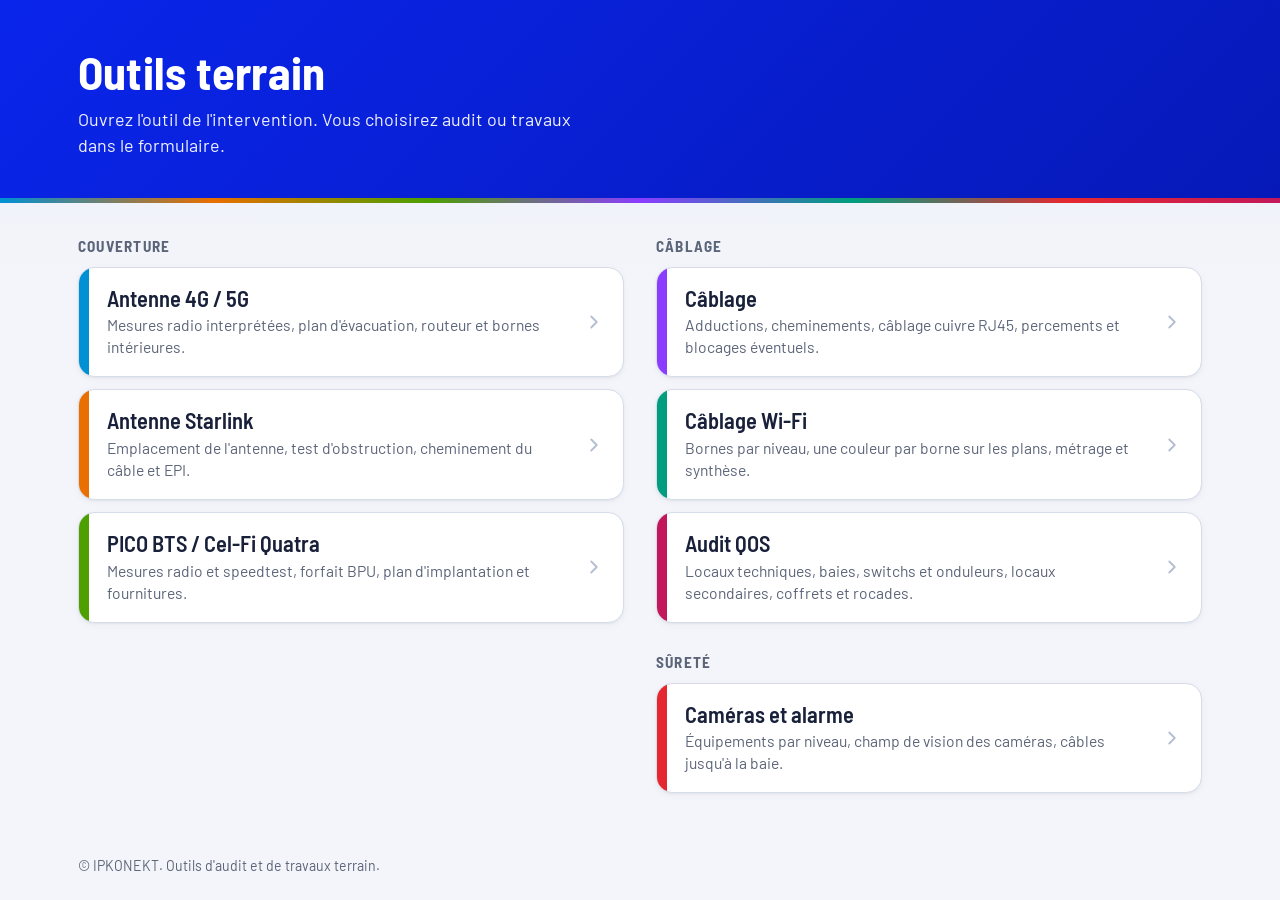
<file: index.html>
<!DOCTYPE html>
<html lang="fr">
<head>
    <meta charset="UTF-8">
    <meta name="viewport" content="width=device-width, initial-scale=1.0, viewport-fit=cover">
    <meta name="description" content="Outils d'audit et de travaux terrain IPKONEKT">
    <meta name="theme-color" content="#0A25EB">
    <title>Outils terrain IPKONEKT</title>
    <link rel="preload" href="fonts/barlow-semi-condensed-600.woff2" as="font" type="font/woff2" crossorigin>
    <link rel="preload" href="fonts/barlow-400.woff2" as="font" type="font/woff2" crossorigin>
    <link rel="stylesheet" href="theme.css">
    <style>
        * { box-sizing: border-box; }
        html { -webkit-text-size-adjust: 100%; text-size-adjust: 100%; }
        body { margin: 0; min-height: 100vh; min-height: 100dvh; display: flex; flex-direction: column; }

        .portal-head { background: linear-gradient(135deg, var(--ipk) 0%, var(--ipk-deep) 100%); color: #fff; position: relative; }
        .portal-head::after { content: ""; position: absolute; left: 0; right: 0; bottom: 0; height: 5px; background: linear-gradient(90deg, #0091D5, #E86F00, #4E9F00, #8B3DFF, #009E7E, #E5282F, #C2185B); }
        .portal-head-in,
        main,
        footer {
            width: 100%;
            max-width: 1180px;
            margin: 0 auto;
            padding-left: max(var(--gutter, 24px), env(safe-area-inset-left));
            padding-right: max(var(--gutter, 24px), env(safe-area-inset-right));
        }
        .portal-head-in { padding-top: clamp(28px, 5vw, 48px); padding-bottom: clamp(28px, 4.6vw, 44px); }
        .portal-head h1 {
            margin: 0; font: 700 clamp(2rem, 1.4rem + 2.4vw, 2.9rem)/1.05 var(--font-title); letter-spacing: 0.005em;
        }
        .portal-head p { margin: 10px 0 0; font-size: clamp(1rem, 0.95rem + 0.25vw, 1.12rem); line-height: 1.45; max-width: 52ch; opacity: 0.94; }

        main { flex: 1; padding-top: 4px; padding-bottom: 48px; display: grid; gap: 0 28px; grid-template-columns: 1fr; align-content: start; }
        .tool-group h2 { margin: 30px 0 12px; font: 700 0.95rem var(--font-title); letter-spacing: 0.08em; text-transform: uppercase; color: var(--muted); }
        .tool-list { list-style: none; margin: 0; padding: 0; display: grid; gap: 12px; }
        .tool {
            position: relative;
            display: flex; align-items: center; gap: 16px;
            padding: 18px 18px 18px 28px; min-height: 88px;
            color: var(--ink); text-decoration: none;
            background: #fff; border: 1px solid var(--line); border-radius: 16px; overflow: hidden;
            box-shadow: 0 1px 2px rgba(25,32,58,.05), 0 2px 8px rgba(25,32,58,.04);
            transition: transform .16s ease, box-shadow .16s ease, border-color .16s ease, background .16s ease;
        }
        /* la couleur de l'outil, sur le bord de la carte */
        .tool::before {
            content: ""; position: absolute; left: 0; top: 0; bottom: 0; width: 10px; background: var(--tile);
        }
        .tool[data-tool="4g"]       { --tile: #0091D5; --tile-ink: #006FA6; --tile-tint: #E6F4FB; }
        .tool[data-tool="starlink"] { --tile: #E86F00; --tile-ink: #B85300; --tile-tint: #FDF0E4; }
        .tool[data-tool="pico"]     { --tile: #4E9F00; --tile-ink: #3B7A00; --tile-tint: #EEF6E5; }
        .tool[data-tool="cablage"]  { --tile: #8B3DFF; --tile-ink: #6B21E0; --tile-tint: #F3ECFF; }
        .tool[data-tool="wifi"]     { --tile: #009E7E; --tile-ink: #007A62; --tile-tint: #E5F5F1; }
        .tool[data-tool="camera"]   { --tile: #E5282F; --tile-ink: #C81E25; --tile-tint: #FDECEC; }
        .tool[data-tool="qos"]      { --tile: #C2185B; --tile-ink: #9C1049; --tile-tint: #FCE8F0; }
        .tool-text { flex: 1; min-width: 0; display: flex; flex-direction: column; gap: 3px; }
        .tool-name { font: 600 1.4rem/1.15 var(--font-title); }
        .tool-desc { color: var(--muted); font-size: 0.98rem; line-height: 1.4; }
        .tool-go { flex: none; color: var(--line-strong); transition: transform .16s ease, color .16s ease; }
        .tool:hover { background: var(--tile-tint); border-color: var(--tile); transform: translateY(-2px); box-shadow: 0 4px 6px rgba(25,32,58,.06), 0 14px 30px rgba(25,32,58,.10); }
        .tool:hover .tool-name, .tool:hover .tool-go { color: var(--tile-ink); }
        .tool:hover .tool-go { transform: translateX(3px); }
        .tool:focus-visible { outline: 3px solid var(--tile-ink); outline-offset: 2px; }
        @media (prefers-reduced-motion: reduce) { .tool, .tool-go { transition: none; } .tool:hover { transform: none; } }

        footer { padding-top: 8px; padding-bottom: calc(24px + env(safe-area-inset-bottom, 0px)); color: var(--muted); font-size: 0.88rem; }

        /* Grand écran : deux colonnes (Couverture à gauche, Câblage et Sûreté à droite) */
        @media (min-width: 980px) {
            main {
                display: grid;
                grid-template-columns: 1fr 1fr;
                grid-template-areas: "couv cab" "couv sur";
                grid-template-rows: auto 1fr;
                align-items: start;
                column-gap: 32px;
            }
            .g-couv { grid-area: couv; }
            .g-cab { grid-area: cab; }
            .g-sur { grid-area: sur; }
        }
        /* Téléphone */
        @media (max-width: 560px) {
            .portal-head-in, main, footer {
                padding-left: max(14px, env(safe-area-inset-left));
                padding-right: max(14px, env(safe-area-inset-right));
            }
            .portal-head-in { padding-top: 26px; padding-bottom: 22px; }
            .tool-group h2 { margin-top: 22px; font-size: 1.1rem; }
            .tool { gap: 10px; padding: 14px 12px 14px 22px; min-height: 76px; }
            .tool::before { width: 8px; }
            .tool-name { font-size: 1.25rem; }
            .tool-desc { font-size: 0.93rem; }
            .tool-go { width: 18px; height: 18px; }
        }
    </style>
</head>
<body>
    <header class="portal-head">
        <div class="portal-head-in">
            <h1>Outils terrain</h1>
            <p>Ouvrez l'outil de l'intervention. Vous choisirez audit ou travaux dans le formulaire.</p>
        </div>
    </header>

    <main>
        <section class="tool-group g-couv" aria-labelledby="g-couv">
            <h2 id="g-couv">Couverture</h2>
            <ul class="tool-list">
                <li>
                    <a class="tool" href="4g-5g/" data-tool="4g">
                        <span class="tool-text">
                            <span class="tool-name">Antenne 4G / 5G</span>
                            <span class="tool-desc">Mesures radio interprétées, plan d'évacuation, routeur et bornes intérieures.</span>
                        </span>
                        <svg class="tool-go" width="22" height="22" viewBox="0 0 24 24" fill="none" stroke="currentColor" stroke-width="2" stroke-linecap="round" stroke-linejoin="round" aria-hidden="true"><path d="M9 6l6 6l-6 6"/></svg>
                    </a>
                </li>
                <li>
                    <a class="tool" href="starlink/" data-tool="starlink">
                        <span class="tool-text">
                            <span class="tool-name">Antenne Starlink</span>
                            <span class="tool-desc">Emplacement de l'antenne, test d'obstruction, cheminement du câble et EPI.</span>
                        </span>
                        <svg class="tool-go" width="22" height="22" viewBox="0 0 24 24" fill="none" stroke="currentColor" stroke-width="2" stroke-linecap="round" stroke-linejoin="round" aria-hidden="true"><path d="M9 6l6 6l-6 6"/></svg>
                    </a>
                </li>
                <li>
                    <a class="tool" href="pico-quatra/" data-tool="pico">
                        <span class="tool-text">
                            <span class="tool-name">PICO BTS / Cel-Fi Quatra</span>
                            <span class="tool-desc">Mesures radio et speedtest, forfait BPU, plan d'implantation et fournitures.</span>
                        </span>
                        <svg class="tool-go" width="22" height="22" viewBox="0 0 24 24" fill="none" stroke="currentColor" stroke-width="2" stroke-linecap="round" stroke-linejoin="round" aria-hidden="true"><path d="M9 6l6 6l-6 6"/></svg>
                    </a>
                </li>
            </ul>
        </section>

        <section class="tool-group g-cab" aria-labelledby="g-cab">
            <h2 id="g-cab">Câblage</h2>
            <ul class="tool-list">
                <li>
                    <a class="tool" href="cablage/" data-tool="cablage">
                        <span class="tool-text">
                            <span class="tool-name">Câblage</span>
                            <span class="tool-desc">Adductions, cheminements, câblage cuivre RJ45, percements et blocages éventuels.</span>
                        </span>
                        <svg class="tool-go" width="22" height="22" viewBox="0 0 24 24" fill="none" stroke="currentColor" stroke-width="2" stroke-linecap="round" stroke-linejoin="round" aria-hidden="true"><path d="M9 6l6 6l-6 6"/></svg>
                    </a>
                </li>
                <li>
                    <a class="tool" href="cablage-wifi/" data-tool="wifi">
                        <span class="tool-text">
                            <span class="tool-name">Câblage Wi-Fi</span>
                            <span class="tool-desc">Bornes par niveau, une couleur par borne sur les plans, métrage et synthèse.</span>
                        </span>
                        <svg class="tool-go" width="22" height="22" viewBox="0 0 24 24" fill="none" stroke="currentColor" stroke-width="2" stroke-linecap="round" stroke-linejoin="round" aria-hidden="true"><path d="M9 6l6 6l-6 6"/></svg>
                    </a>
                </li>
                <li>
                    <a class="tool" href="qos/" data-tool="qos">
                        <span class="tool-text">
                            <span class="tool-name">Audit QOS</span>
                            <span class="tool-desc">Locaux techniques, baies, switchs et onduleurs, locaux secondaires, coffrets et rocades.</span>
                        </span>
                        <svg class="tool-go" width="22" height="22" viewBox="0 0 24 24" fill="none" stroke="currentColor" stroke-width="2" stroke-linecap="round" stroke-linejoin="round" aria-hidden="true"><path d="M9 6l6 6l-6 6"/></svg>
                    </a>
                </li>
            </ul>
        </section>

        <section class="tool-group g-sur" aria-labelledby="g-sur">
            <h2 id="g-sur">Sûreté</h2>
            <ul class="tool-list">
                <li>
                    <a class="tool" href="camera-alarme/" data-tool="camera">
                        <span class="tool-text">
                            <span class="tool-name">Caméras et alarme</span>
                            <span class="tool-desc">Équipements par niveau, champ de vision des caméras, câbles jusqu'à la baie.</span>
                        </span>
                        <svg class="tool-go" width="22" height="22" viewBox="0 0 24 24" fill="none" stroke="currentColor" stroke-width="2" stroke-linecap="round" stroke-linejoin="round" aria-hidden="true"><path d="M9 6l6 6l-6 6"/></svg>
                    </a>
                </li>
            </ul>
        </section>
    </main>

    <footer>© IPKONEKT. Outils d'audit et de travaux terrain.</footer>
</body>
</html>
</file>
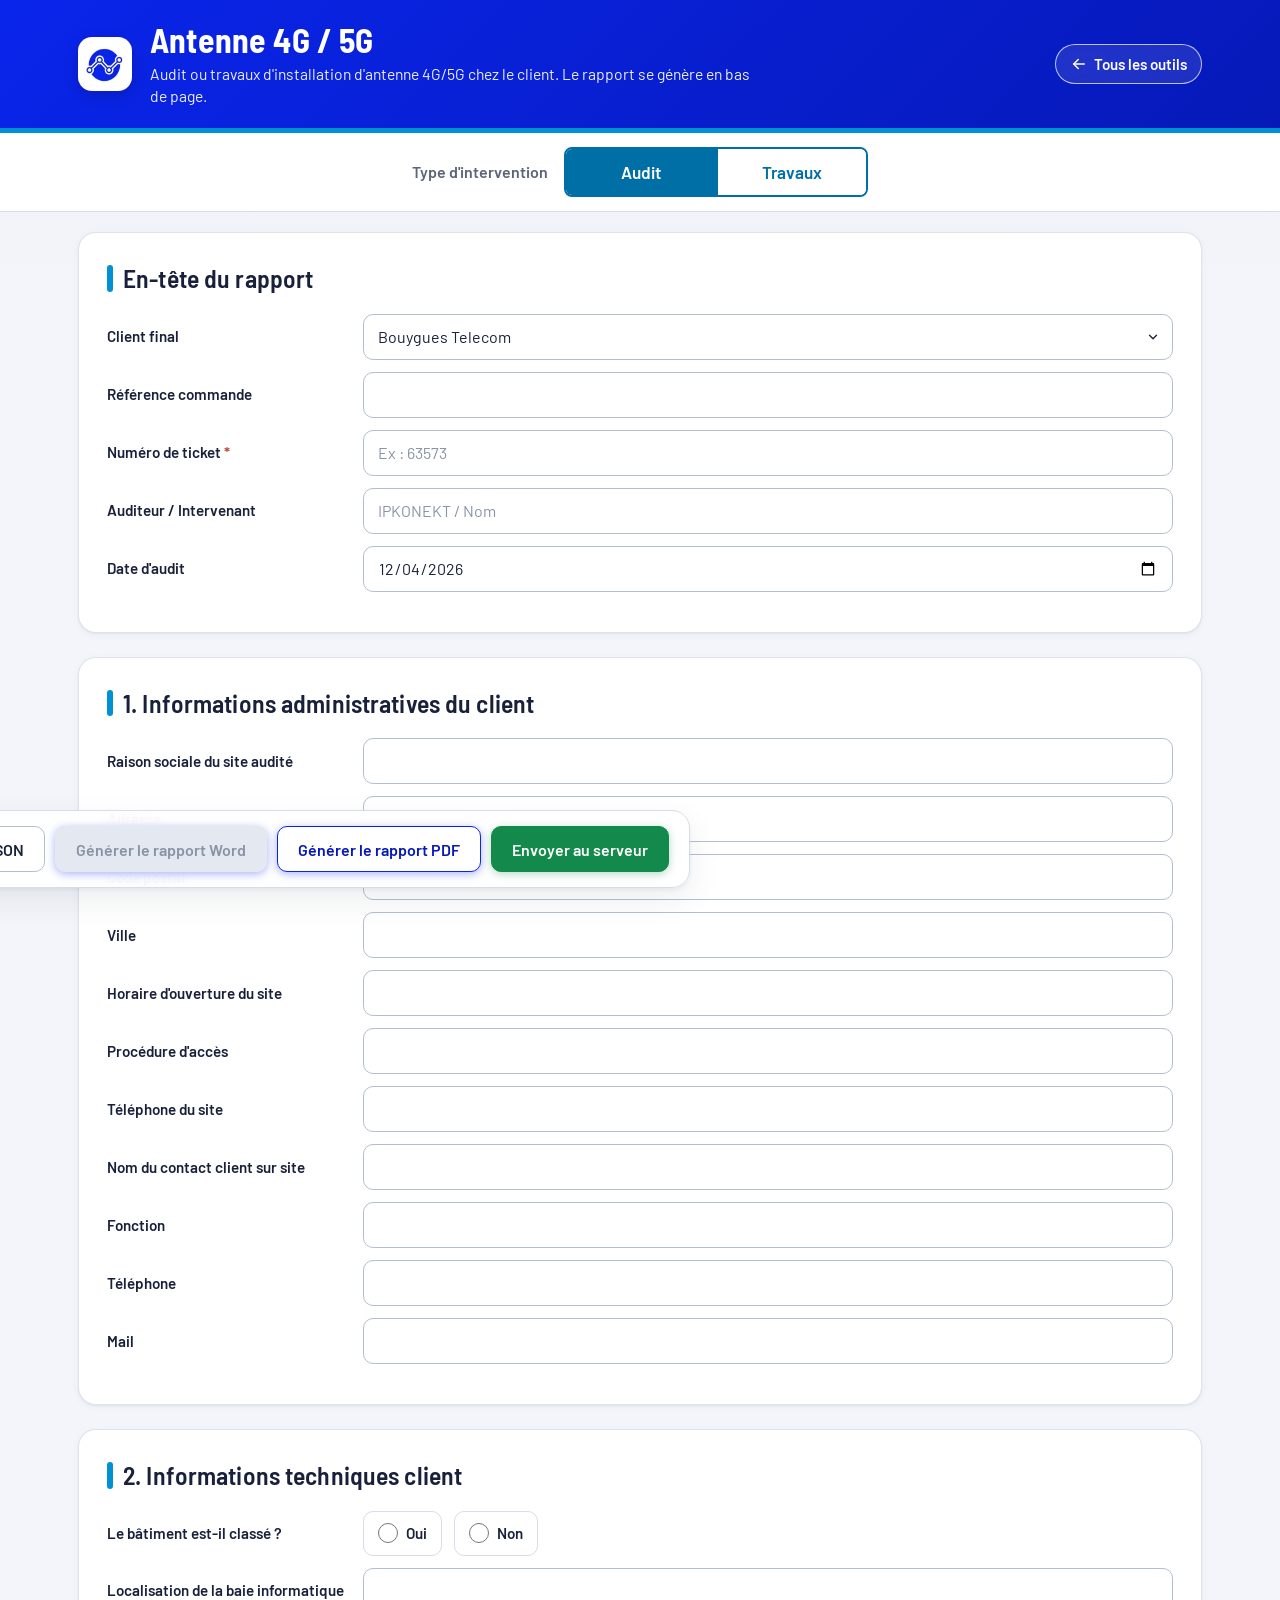
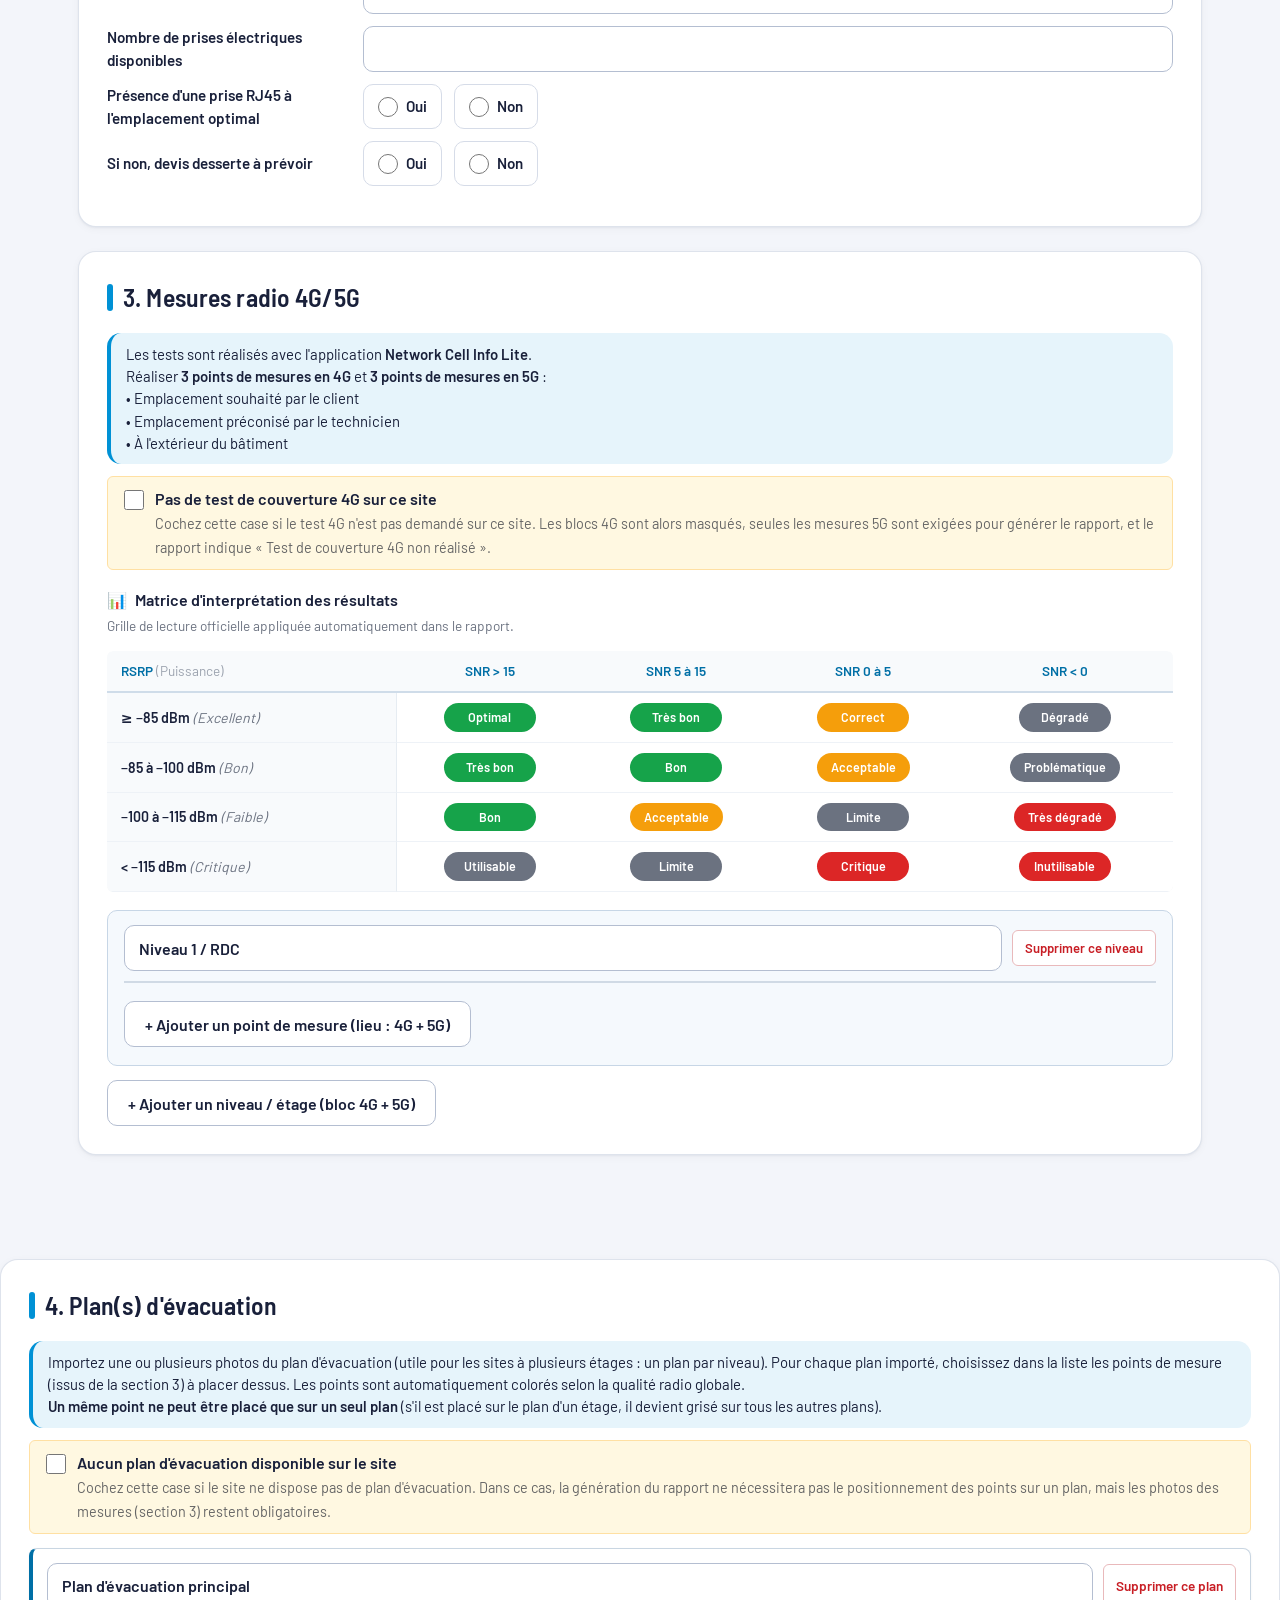
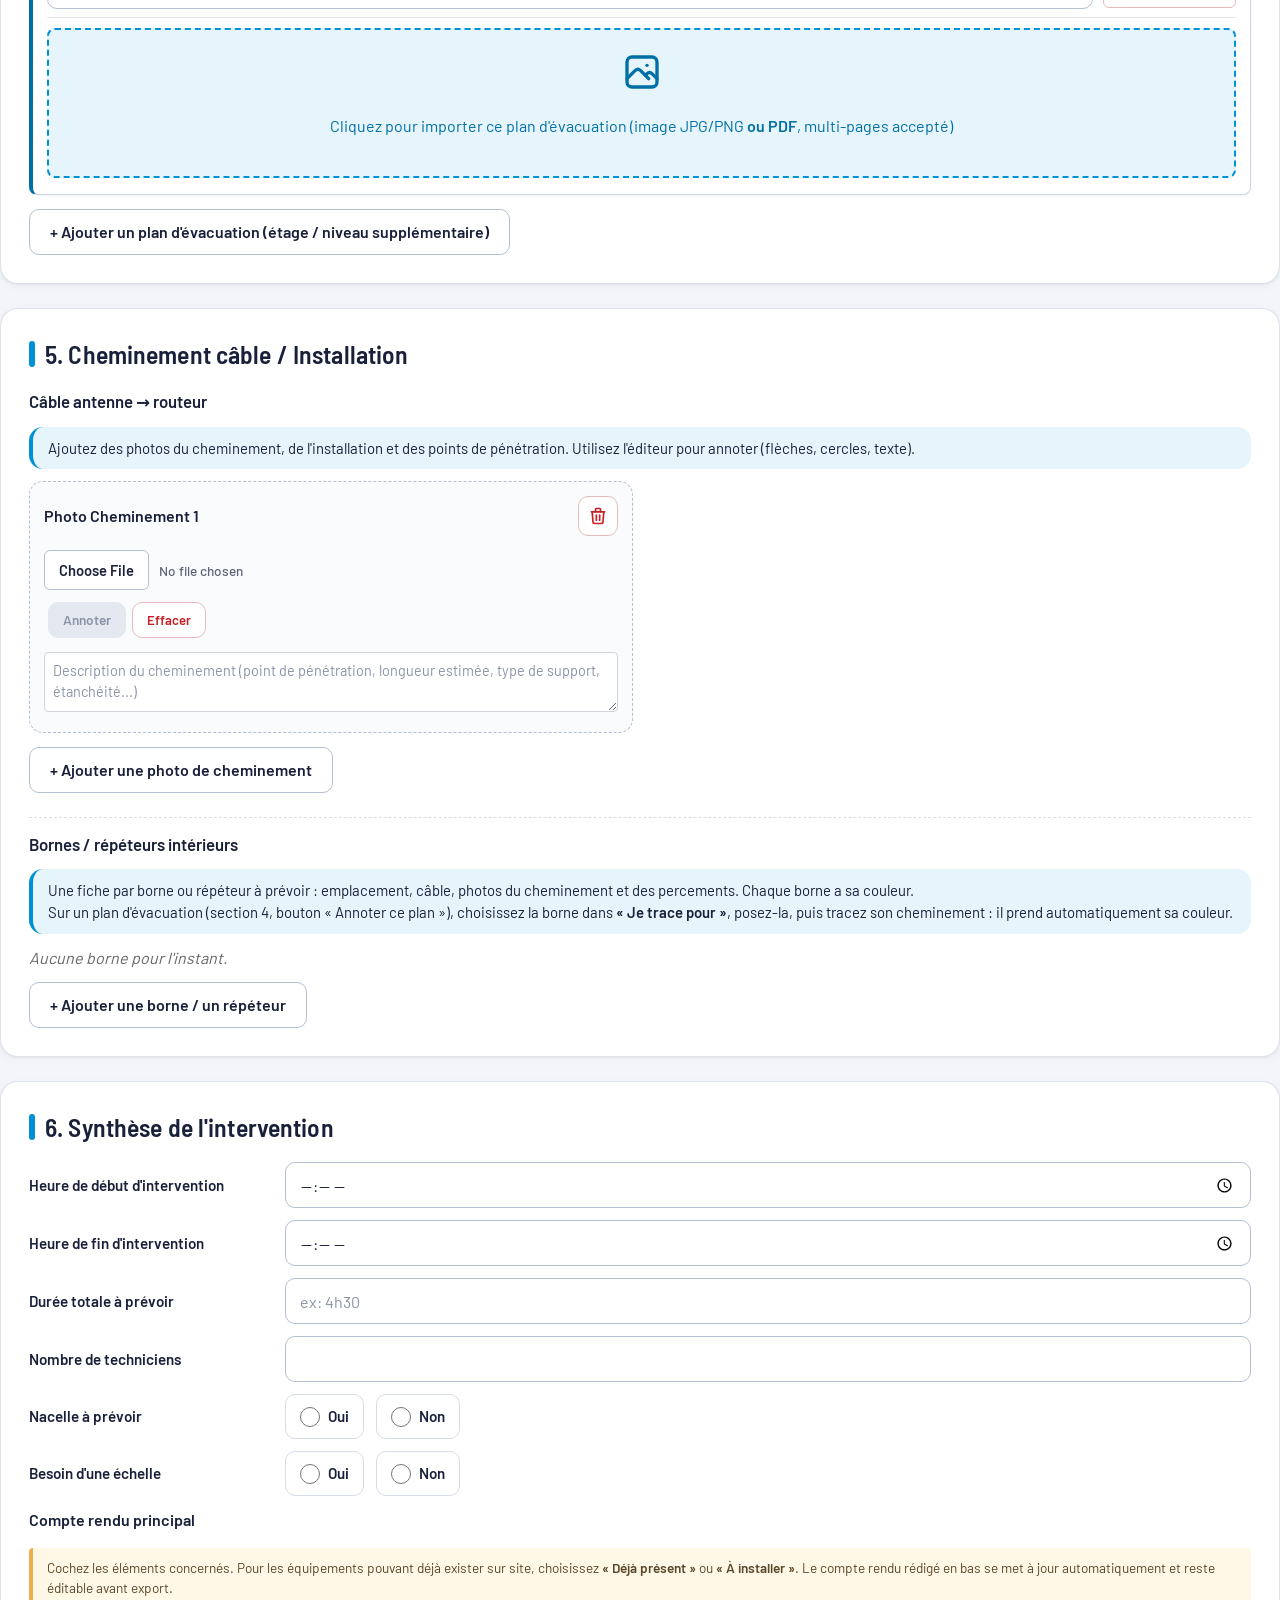
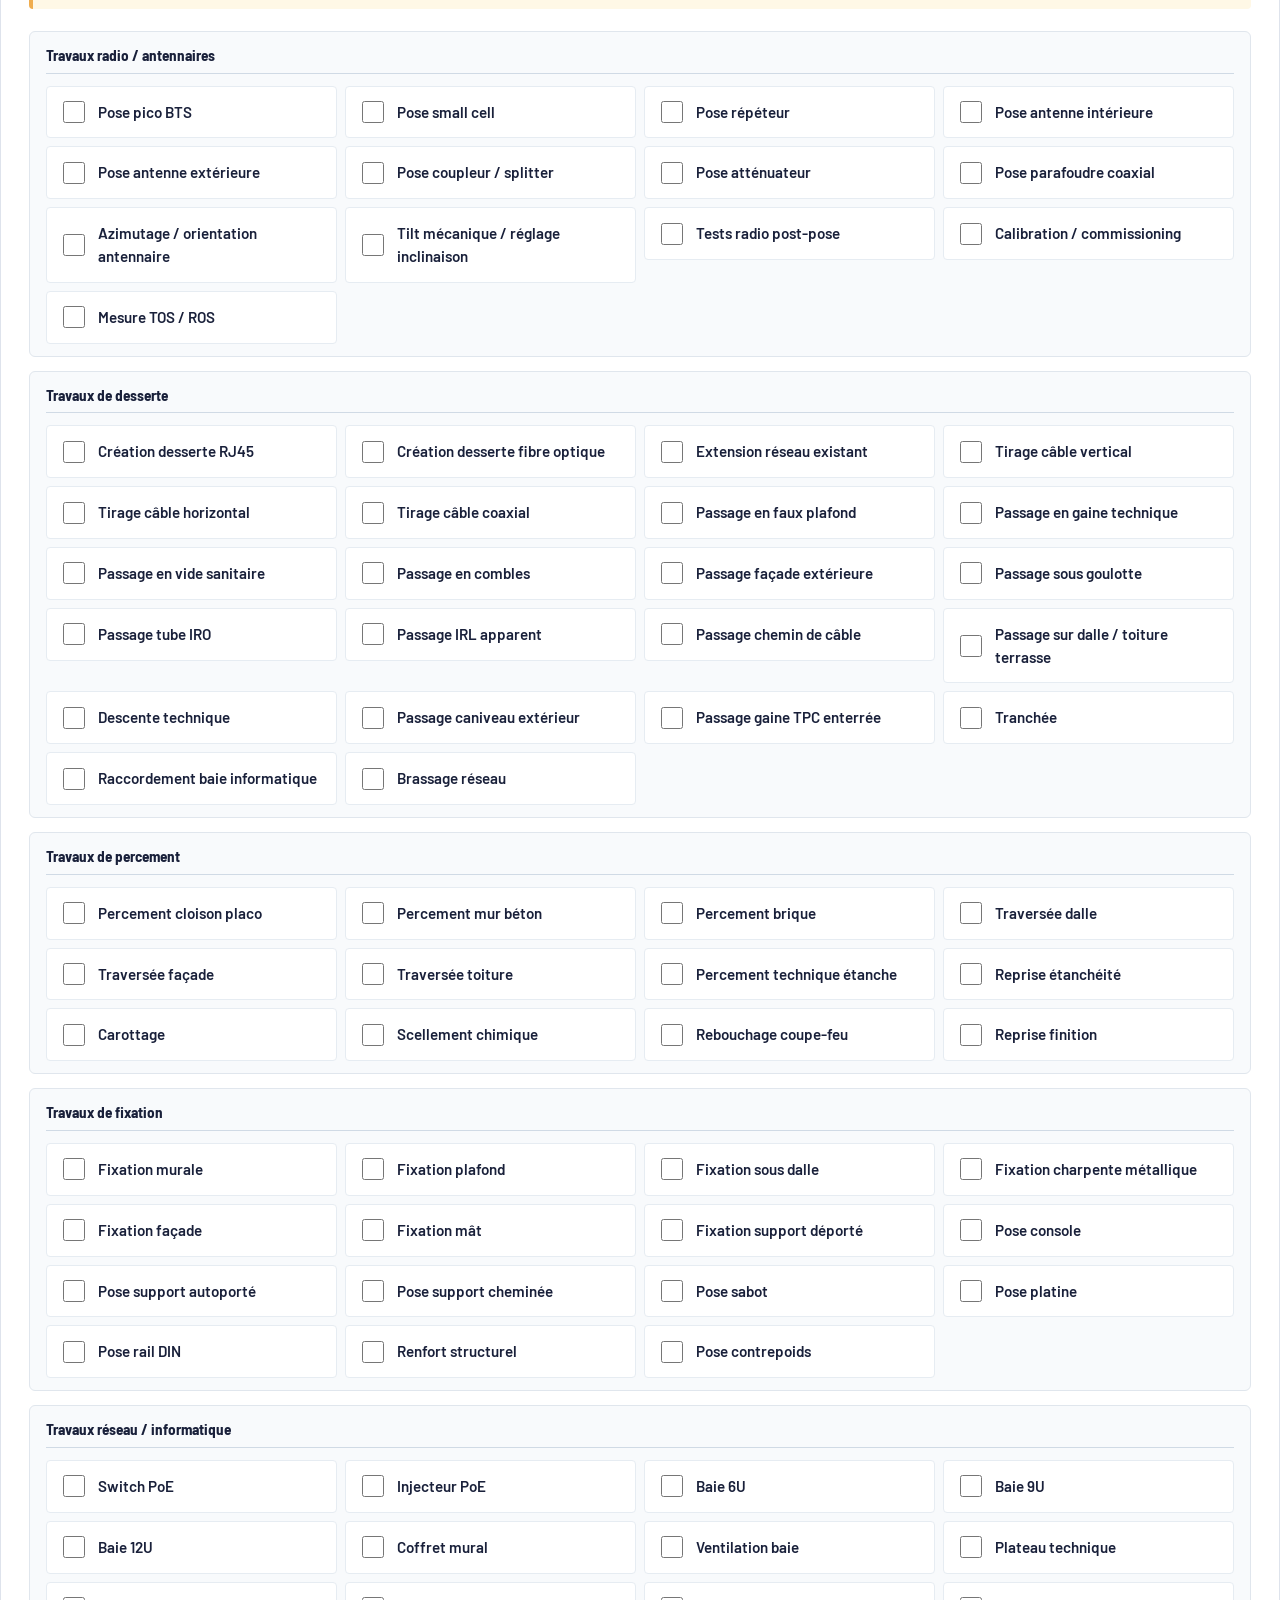
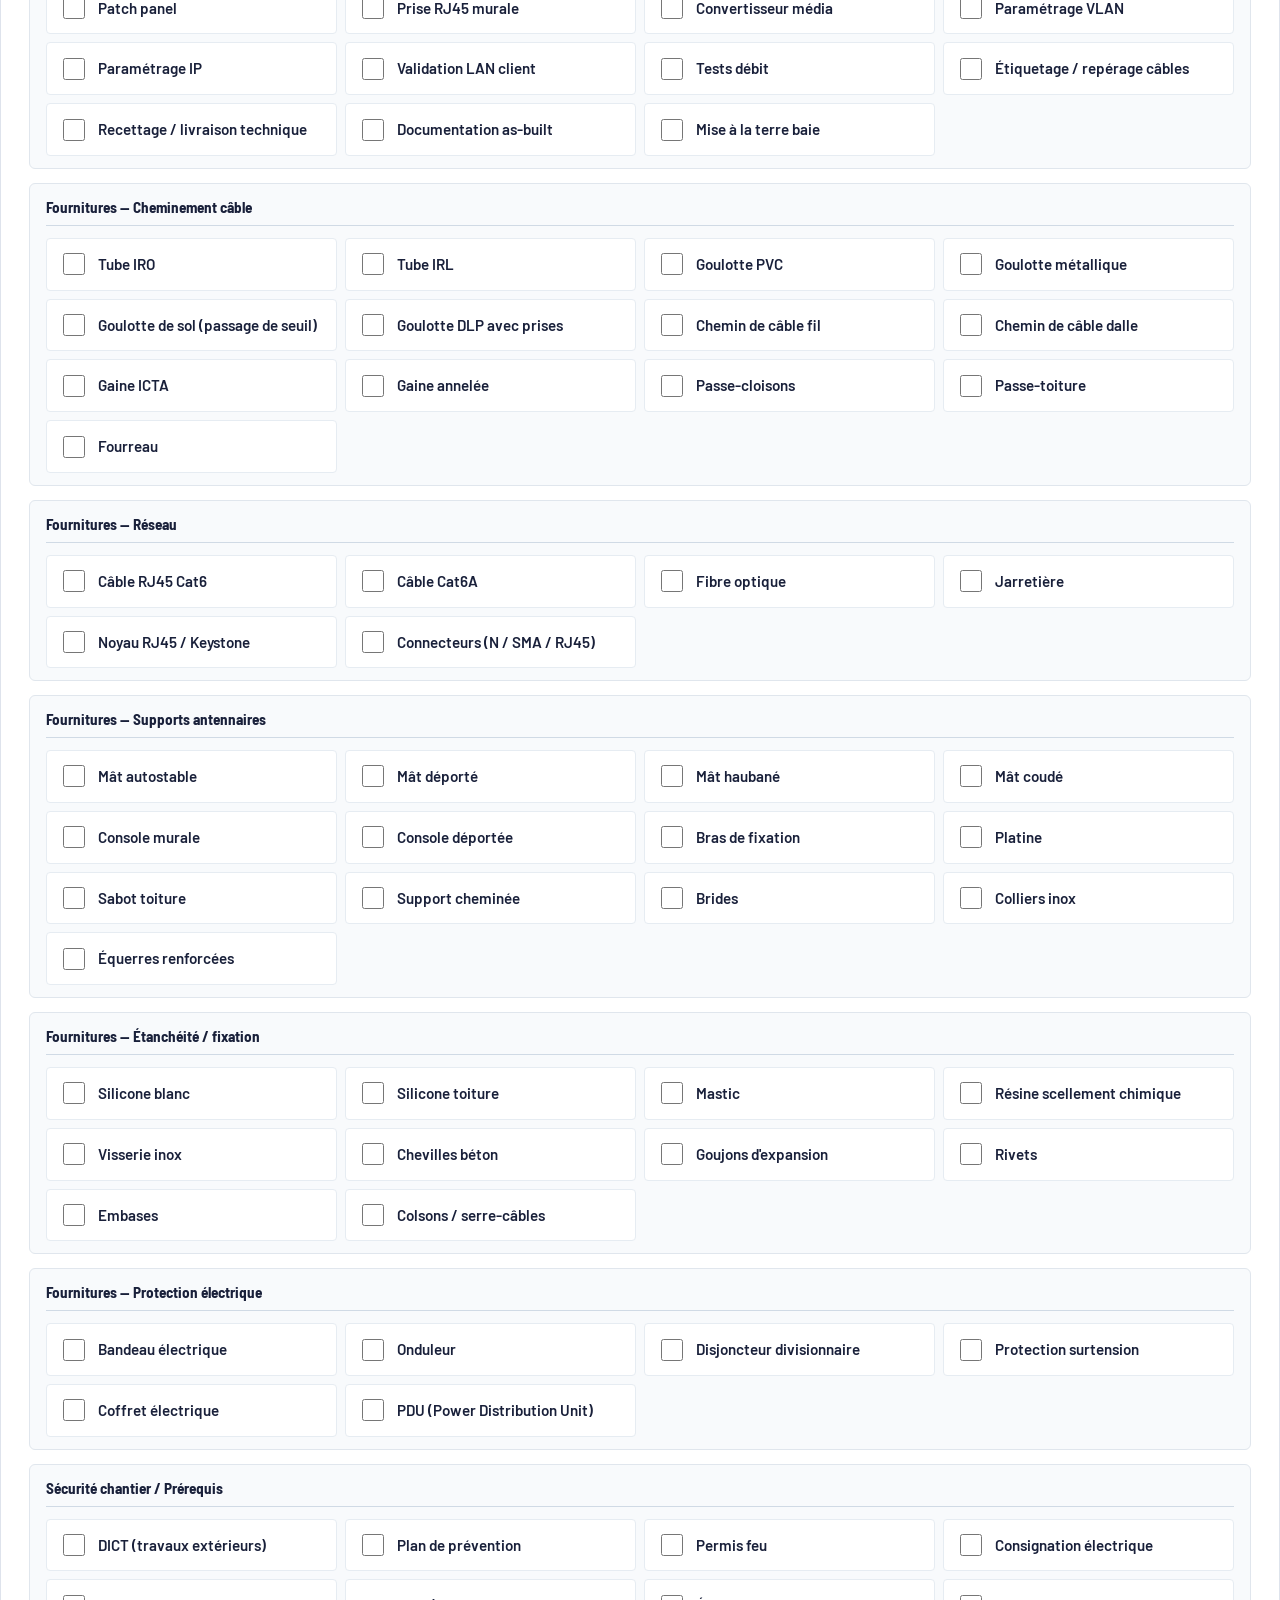
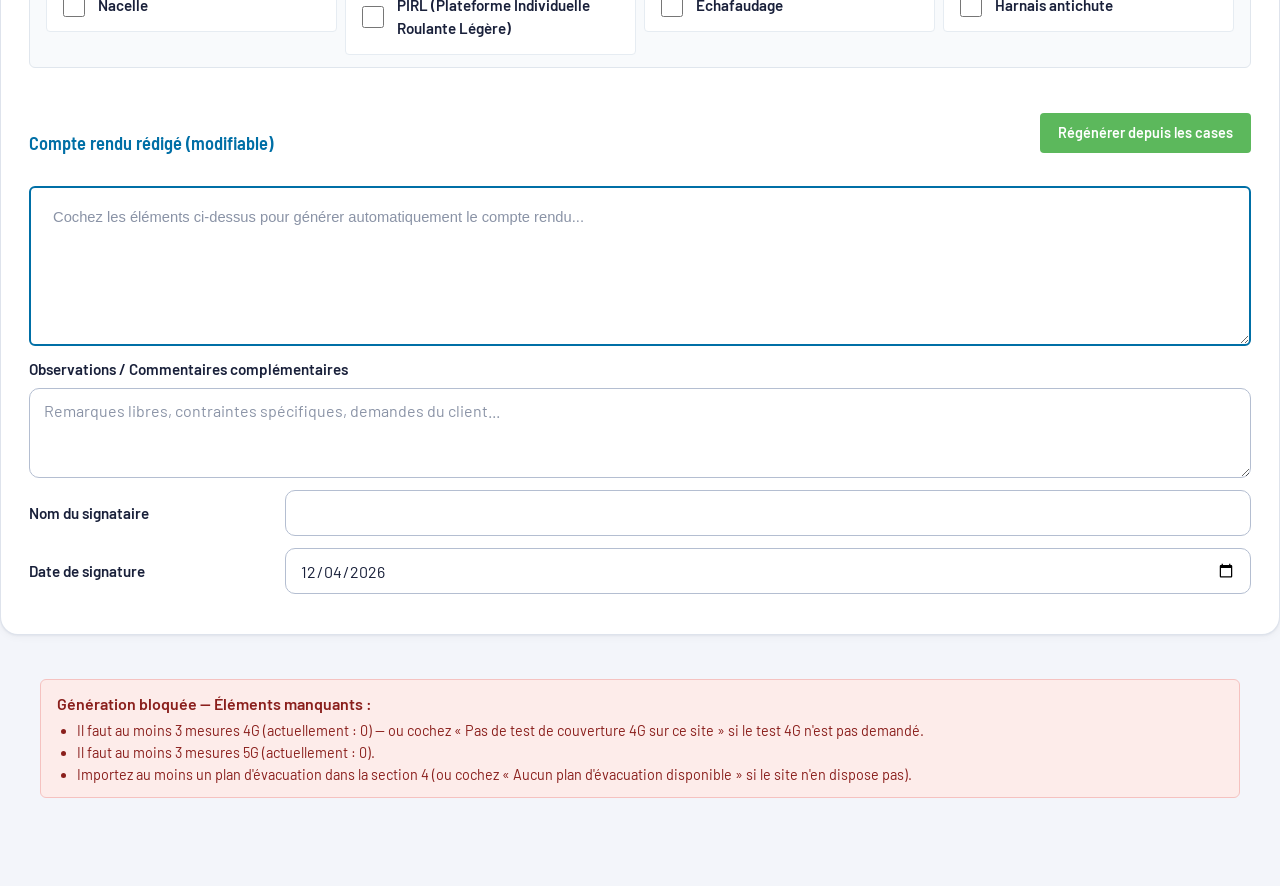
<file: 4g-5g/index.html>
<!DOCTYPE html>
<html lang="fr" data-tool="4g">
<head>
    <meta charset="UTF-8">
    <meta name="viewport" content="width=device-width, initial-scale=1.0, user-scalable=yes">
    <title>Antenne 4G / 5G | IPKONEKT</title>
    <script>
        function loadWithFallback(localSrc, fallbackSrc, globalCheck) {
            return new Promise((resolve) => {
                const tryLoad = (src, isFallback) => {
                    const s = document.createElement("script");
                    s.src = src;
                    s.onload = () => {
                        if (typeof window[globalCheck] !== "undefined") resolve(true);
                        else if (!isFallback) tryLoad(fallbackSrc, true);
                        else resolve(false);
                    };
                    s.onerror = () => {
                        if (!isFallback) tryLoad(fallbackSrc, true);
                        else resolve(false);
                    };
                    document.head.appendChild(s);
                };
                tryLoad(localSrc, false);
            });
        }
        window.__libsLoaded = Promise.all([
            loadWithFallback("docx.umd.js", "https://unpkg.com/docx@8.5.0/build/index.umd.js", "docx"),
            loadWithFallback("FileSaver.min.js", "https://unpkg.com/file-saver@2.0.5/dist/FileSaver.min.js", "saveAs"),
            loadWithFallback("html2pdf.bundle.min.js", "https://cdnjs.cloudflare.com/ajax/libs/html2pdf.js/0.10.1/html2pdf.bundle.min.js", "html2pdf")
        ]);
    </script>
    <style>
        * {
            box-sizing: border-box;
        }
        html {
            -webkit-text-size-adjust: 100%;
            text-size-adjust: 100%;
        }
        body {
            font-family: 'Segoe UI', Tahoma, sans-serif;
            margin: 0;
            background: var(--paper);
            color: #222;
            -webkit-tap-highlight-color: rgba(46, 117, 182, 0.2);
        }
        header {
            background: linear-gradient(135deg, var(--ink) 0%, var(--accent-ink) 100%);
            color: white;
            padding: 20px 30px;
            box-shadow: 0 2px 8px rgba(0, 0, 0, 0.1);
        }
        header h1 {
            margin: 0;
            font-size: 1.5rem;
        }
        header p {
            margin: 5px 0 0 0;
            opacity: 0.9;
            font-size: 0.9rem;
        }
        .container {
            max-width: 1100px;
            margin: 20px auto;
            padding: 0 20px 60px 20px;
        }
        .section {
            background: white;
            border-radius: 8px;
            padding: 25px;
            margin-bottom: 20px;
            box-shadow: 0 1px 4px rgba(0, 0, 0, 0.05);
        }
        .section h2 {
            color: var(--ink);
            border-bottom: 2px solid var(--accent-ink);
            padding-bottom: 8px;
            margin-top: 0;
            font-size: 1.2rem;
        }
        .section h3 {
            color: var(--accent-ink);
            font-size: 1rem;
            font-style: italic;
            margin-top: 20px;
        }
        .field-row {
            display: grid;
            grid-template-columns: 220px 1fr;
            gap: 12px;
            margin-bottom: 12px;
            align-items: center;
        }
        .field-row.full {
            grid-template-columns: 1fr;
        }
        .field-row label {
            font-weight: 600;
            color: #333;
            font-size: 0.9rem;
        }
        input[type="text"],
        input[type="date"],
        input[type="time"],
        input[type="number"],
        input[type="email"],
        textarea,
        select {
            width: 100%;
            padding: 10px 12px;
            border: 1px solid #ccc;
            border-radius: 4px;
            font-family: inherit;
            font-size: 16px; /* >=16px évite le zoom auto sur iOS */
            min-height: 44px; /* WCAG 2.5.5 cible tactile */
            -webkit-appearance: none;
            appearance: none;
            background: #fff;
        }
        select {
            background-image: url("data:image/svg+xml;charset=UTF-8,%3csvg xmlns='http://www.w3.org/2000/svg' width='12' height='8' viewBox='0 0 12 8'%3e%3cpath fill='%231f4e79' d='M6 8L0 0h12z'/%3e%3c/svg%3e");
            background-repeat: no-repeat;
            background-position: right 12px center;
            padding-right: 32px;
        }
        input:focus,
        textarea:focus,
        select:focus {
            outline: none;
            border-color: var(--accent-ink);
            box-shadow: 0 0 0 2px rgba(46, 117, 182, 0.2);
        }
        textarea {
            min-height: 70px;
            resize: vertical;
        }
        .checkbox-group {
            display: flex;
            flex-wrap: wrap;
            gap: 12px;
        }
        .checkbox-group label {
            display: flex;
            align-items: center;
            gap: 8px;
            font-weight: normal;
            cursor: pointer;
            padding: 10px 14px;
            background: #f8fafc;
            border: 1px solid #e0e6ed;
            border-radius: 4px;
            font-size: 0.95rem;
            min-height: 44px;
            transition: background 0.15s, border-color 0.15s;
            touch-action: manipulation;
        }
        .checkbox-group label:hover {
            background: var(--accent-tint);
        }
        .checkbox-group label:active {
            background: #dbe7f2;
        }
        .checkbox-group input[type="checkbox"],
        .checkbox-group input[type="radio"] {
            margin: 0;
            cursor: pointer;
            width: 20px;
            height: 20px;
            flex-shrink: 0;
        }
        .photo-upload {
            border: 2px dashed #c0d0e0;
            border-radius: 6px;
            padding: 12px;
            background: #fafcfe;
            margin-bottom: 10px;
        }
        .photo-upload-label {
            font-weight: 600;
            color: var(--ink);
            margin-bottom: 8px;
            display: flex;
            align-items: center;
            gap: 8px;
            flex-wrap: wrap;
        }
        .photo-preview {
            margin-top: 8px;
            max-width: 100%;
            height: auto;
            border-radius: 4px;
            border: 1px solid #ddd;
            display: none;
        }
        .photo-preview.shown {
            display: block;
        }
        .photo-grid {
            display: grid;
            grid-template-columns: 1fr 1fr;
            gap: 15px;
        }
        @media (max-width: 700px) {
            .photo-grid {
                grid-template-columns: 1fr !important;
            }
            .field-row {
                grid-template-columns: 1fr !important;
            }
        }
        .actions {
            position: sticky;
            bottom: 0;
            background: white;
            padding: 15px 20px;
            padding-bottom: calc(15px + env(safe-area-inset-bottom, 0px));
            border-top: 2px solid var(--accent-ink);
            box-shadow: 0 -2px 10px rgba(0, 0, 0, 0.1);
            display: flex;
            gap: 10px;
            justify-content: flex-end;
            flex-wrap: wrap;
            z-index: 10;
        }
        button {
            padding: 12px 24px;
            border: none;
            border-radius: 6px;
            font-size: 1rem;
            font-weight: 600;
            cursor: pointer;
            transition: all 0.15s;
            touch-action: manipulation;
            min-height: 44px;
        }
        button:active {
            transform: scale(0.97);
        }
        .btn-primary {
            background: var(--accent-ink);
            color: white;
        }
        .btn-primary:hover {
            background: var(--ink);
        }
        .btn-secondary {
            background: #e6e6e6;
            color: #333;
        }
        .btn-secondary:hover {
            background: #ccc;
        }
        /* État désactivé : verrouille les boutons quand la validation n'est pas atteinte */
        .btn-primary:disabled,
        .btn-secondary:disabled,
        .btn-primary[disabled],
        .btn-secondary[disabled] {
            background: #d0d0d0 !important;
            color: #888 !important;
            cursor: not-allowed !important;
            opacity: 0.6;
            pointer-events: none;
        }
        /* Bandeau de validation : variantes selon état */
        #validationBanner.banner-error {
            background: #fdecea;
            border: 1px solid #f5c2c0;
            color: #8a1f1c;
        }
        #validationBanner.banner-ok {
            background: #e7f6ec;
            border: 1px solid #b5e0c1;
            color: #1f6638;
        }
        #validationBanner .vb-title {
            font-weight: 600;
            margin-bottom: 4px;
        }
        #validationBanner ul {
            margin: 4px 0 0 20px;
            padding: 0;
            font-size: 0.9em;
        }
        .info-box {
            background: #fff8e6;
            border-left: 4px solid #f0ad4e;
            padding: 10px 15px;
            margin: 12px 0;
            border-radius: 4px;
            font-size: 0.88rem;
        }
        .clear-photo {
            background: #d9534f;
            color: white;
            border: none;
            padding: 8px 14px;
            border-radius: 4px;
            font-size: 0.85rem;
            cursor: pointer;
            margin-left: 4px;
            min-height: 36px;
            font-weight: 600;
            touch-action: manipulation;
            transition: background 0.15s;
        }
        .clear-photo:hover {
            background: #c9302c;
        }
        .clear-photo:active {
            transform: scale(0.97);
        }
        .annotate-btn {
            background: #5cb85c;
            color: white;
            border: none;
            padding: 8px 14px;
            border-radius: 4px;
            font-size: 0.85rem;
            cursor: pointer;
            margin-left: 4px;
            font-weight: 600;
            min-height: 36px;
            touch-action: manipulation;
            transition: background 0.15s;
        }
        .annotate-btn:hover {
            background: #4cae4c;
        }
        .annotate-btn:active {
            transform: scale(0.97);
        }
        .annotate-btn:disabled {
            background: #aaa;
            cursor: not-allowed;
            transform: none;
        }
        .photo-item {
            display: flex;
            flex-direction: column;
        }
        .status {
            margin-top: 10px;
            padding: 10px;
            border-radius: 4px;
            font-size: 0.9rem;
        }
        .status.loading {
            background: #d9edf7;
            color: #31708f;
        }
        .status.success {
            background: #dff0d8;
            color: #3c763d;
        }
        .status.error {
            background: #f2dede;
            color: #a94442;
        }
        /* ---- Editor overlay ---- */
        .editor-overlay {
            display: none;
            position: fixed;
            top: 0;
            left: 0;
            right: 0;
            bottom: 0;
            background: rgba(0, 0, 0, 0.75);
            z-index: 1000;
            justify-content: center;
            align-items: center;
        }
        .editor-overlay.shown {
            display: flex;
        }
        .editor-modal {
            background: var(--paper);
            border-radius: 8px;
            width: min(95vw, 1200px);
            height: min(95vh, 850px);
            display: flex;
            flex-direction: column;
            overflow: hidden;
            box-shadow: 0 10px 40px rgba(0, 0, 0, 0.3);
        }
        .editor-header {
            background: var(--ink);
            color: white;
            padding: 12px 20px;
            display: flex;
            justify-content: space-between;
            align-items: center;
        }
        .editor-header h2 {
            margin: 0;
            font-size: 1.1rem;
        }
        .editor-close {
            background: transparent;
            border: 1px solid white;
            color: white;
            padding: 8px 16px;
            border-radius: 4px;
            cursor: pointer;
            font-size: 0.9rem;
            min-height: 36px;
            touch-action: manipulation;
            transition: background 0.15s;
        }
        .editor-close:hover {
            background: rgba(255, 255, 255, 0.15);
        }
        .editor-close:active {
            transform: scale(0.97);
        }
        .editor-body {
            flex: 1;
            display: flex;
            overflow: hidden;
            min-height: 0;
        }
        .editor-toolbar {
            width: 220px;
            background: #fff;
            border-right: 1px solid #ddd;
            padding: 12px;
            overflow-y: auto;
            -webkit-overflow-scrolling: touch;
            flex-shrink: 0;
        }
        .editor-toolbar h3 {
            margin: 0 0 8px 0;
            font-size: 0.85rem;
            color: var(--ink);
            text-transform: uppercase;
            letter-spacing: 0.5px;
        }
        .editor-toolbar .tool-group {
            margin-bottom: 18px;
            padding-bottom: 12px;
            border-bottom: 1px solid #eee;
        }
        .tool-btn {
            display: flex;
            align-items: center;
            gap: 8px;
            width: 100%;
            background: #f8fafc;
            border: 1px solid #d0dae5;
            padding: 8px 10px;
            border-radius: 4px;
            cursor: pointer;
            font-size: 0.85rem;
            margin-bottom: 6px;
            color: var(--ink);
            text-align: left;
            font-weight: 600;
            touch-action: manipulation;
        }
        .tool-btn:hover {
            background: var(--accent-tint);
            border-color: var(--accent-ink);
        }
        .tool-btn img {
            width: 28px;
            height: 28px;
            object-fit: contain;
        }
        .editor-canvas-wrap {
            flex: 1;
            position: relative;
            background: #cfd8e3;
            overflow: auto;
            -webkit-overflow-scrolling: touch;
            display: flex;
            justify-content: center;
            align-items: center;
            padding: 20px;
            touch-action: pan-x pan-y;
        }
        .editor-stage {
            position: relative;
            background: #fff;
            box-shadow: 0 2px 12px rgba(0, 0, 0, 0.2);
            transform-origin: center;
            max-width: 100%;
            max-height: 100%;
        }
        .editor-stage img.bg-photo {
            display: block;
            max-width: 100%;
            user-select: none;
            pointer-events: none;
            width: 100%;
            height: auto;
        }
        .editor-element {
            position: absolute;
            cursor: grab;
            user-select: none;
            touch-action: none;
        }
        .editor-element.selected {
            outline: 2px dashed var(--accent-ink);
            outline-offset: 2px;
        }
        .editor-element img {
            width: 100%;
            height: 100%;
            pointer-events: none;
            user-select: none;
            -webkit-user-drag: none;
            display: block;
        }
        .editor-element.text-element {
            padding: 2px 6px;
            white-space: nowrap;
            line-height: 1;
        }
        .editor-element.measure-point {
            width: 0;
            height: 0;
            pointer-events: none;
        }
        .editor-element.measure-point .point-label {
            position: absolute;
            background: rgba(255, 255, 255, 0.9);
            padding: 2px 8px;
            border-radius: 4px;
            font-size: 12px;
            font-weight: bold;
            border: 1px solid #666;
            pointer-events: none;
            white-space: nowrap;
            transform: translate(-50%, -150%);
        }
        .handle {
            position: absolute;
            width: 14px;
            height: 14px;
            background: #fff;
            border: 2px solid var(--accent-ink);
            border-radius: 50%;
            z-index: 10;
            touch-action: none; /* Empêche le pan/zoom natif lors du drag */
        }
        /* Zone de capture invisible plus large autour de chaque poignée pour le tactile */
        .handle::after {
            content: '';
            position: absolute;
            top: -10px;
            left: -10px;
            right: -10px;
            bottom: -10px;
            border-radius: 50%;
        }
        .handle.resize {
            bottom: -7px;
            right: -7px;
            cursor: se-resize;
        }
        .handle.rotate {
            top: -22px;
            left: 50%;
            transform: translateX(-50%);
            cursor: grab;
            background: #f0ad4e;
            border-color: #c77700;
        }
        .handle.delete {
            top: -7px;
            right: -7px;
            background: #d9534f;
            border-color: #a82c2c;
            color: #fff;
            font-size: 12px;
            line-height: 10px;
            text-align: center;
            cursor: pointer;
            font-weight: bold;
        }
        .editor-footer {
            background: #fff;
            padding: 12px 20px;
            padding-bottom: calc(12px + env(safe-area-inset-bottom, 0px));
            border-top: 1px solid #ddd;
            display: flex;
            justify-content: space-between;
            align-items: center;
            gap: 10px;
            flex-wrap: wrap;
        }
        .editor-footer > div {
            display: flex;
            gap: 8px;
            flex-wrap: wrap;
        }
        .editor-footer .hint {
            color: #777;
            font-size: 0.82rem;
            font-style: italic;
        }
        .text-controls {
            display: flex;
            flex-direction: column;
            gap: 6px;
            margin-top: 6px;
        }
        .text-controls input[type="text"] {
            font-size: 0.85rem;
            padding: 6px;
        }
        .text-controls .row {
            display: flex;
            gap: 6px;
            align-items: center;
        }
        .text-controls label {
            font-size: 0.78rem;
            color: #555;
        }
        .text-controls select,
        .text-controls input[type="color"],
        .text-controls input[type="number"] {
            width: 100%;
            padding: 4px;
            font-size: 0.82rem;
            border: 1px solid #ccc;
            border-radius: 3px;
        }
        .text-controls input[type="color"] {
            padding: 1px;
            height: 28px;
        }
        .style-preview {
            padding: 6px 8px;
            background: #fafafa;
            border: 1px dashed #ccc;
            border-radius: 4px;
            text-align: center;
            margin-top: 4px;
            min-height: 30px;
        }
        .swatch-row {
            display: grid;
            grid-template-columns: repeat(6, 1fr);
            gap: 3px;
        }
        .swatch {
            height: 22px;
            border-radius: 3px;
            cursor: pointer;
            border: 1px solid rgba(0, 0, 0, 0.2);
        }
        .swatch:hover {
            transform: scale(1.1);
        }
        .arrow-controls {
            display: flex;
            flex-direction: column;
            gap: 6px;
            margin-top: 6px;
        }
        .arrow-controls .row {
            display: flex;
            gap: 6px;
            align-items: center;
        }
        .arrow-controls label {
            font-size: 0.78rem;
            color: #555;
            flex: 1;
        }
        .arrow-controls input[type="number"],
        .arrow-controls input[type="color"] {
            width: 100%;
            padding: 4px;
            font-size: 0.82rem;
            border: 1px solid #ccc;
            border-radius: 3px;
        }
        .arrow-controls input[type="color"] {
            padding: 1px;
            height: 28px;
        }
        .selection-panel {
            display: none;
            background: #fff8e6;
            border: 1px solid #f0ad4e;
            border-radius: 4px;
            padding: 8px;
            margin-bottom: 12px;
        }
        .selection-panel h3 {
            margin: 0 0 6px 0 !important;
            color: #b8860b !important;
        }
        .flip-buttons {
            display: flex;
            gap: 6px;
        }
        .flip-btn {
            flex: 1;
            padding: 8px 6px;
            background: #fff;
            border: 1px solid #d0dae5;
            border-radius: 4px;
            cursor: pointer;
            font-size: 0.82rem;
            color: var(--ink);
            font-weight: 600;
            display: flex;
            align-items: center;
            justify-content: center;
            gap: 4px;
            touch-action: manipulation;
        }
        .flip-btn:hover {
            background: var(--accent-tint);
            border-color: var(--accent-ink);
        }
        .flip-btn.active {
            background: var(--accent-ink);
            color: #fff;
            border-color: var(--ink);
        }
        .flip-btn svg {
            width: 18px;
            height: 18px;
        }
        .handle.arrow-end {
            width: 16px;
            height: 16px;
            border-radius: 4px;
            cursor: move;
        }
        .handle.arrow-delete {
            cursor: pointer;
        }
        .editor-element.arrow-element {
            pointer-events: none;
        }
        .editor-element.arrow-element svg {
            pointer-events: none;
        }
        .editor-element.arrow-element .handle {
            pointer-events: auto;
        }
        .measure-point-label {
            position: absolute;
            transform: translate(-50%, -150%);
            background: rgba(255, 255, 255, 0.9);
            padding: 2px 6px;
            border-radius: 4px;
            font-weight: bold;
            font-size: 12px;
            white-space: nowrap;
            border: 1px solid #666;
            pointer-events: none;
        }
        .color-dot {
            position: absolute;
            border-radius: 50%;
            pointer-events: none;
            transform: translate(-50%, -50%);
            box-shadow: 0 0 20px rgba(0, 0, 0, 0.3);
        }
        @media (max-width: 700px) {
            .editor-body {
                flex-direction: column;
            }
            .editor-toolbar {
                width: 100%;
                max-height: 40%;
                overflow-y: auto;
                border-right: none;
                border-bottom: 1px solid #ddd;
                padding: 8px;
            }
            .editor-canvas-wrap {
                /* prend la place restante sous la barre d'outils (plus de débordement sous le pied) */
                flex: 1 1 auto;
                height: auto;
                min-height: 0;
            }
            .tool-btn {
                padding: 12px 8px;
                font-size: 0.9rem;
                min-height: 44px;
            }
            .tool-btn img {
                width: 32px;
                height: 32px;
            }
            /* Poignées d'éditeur agrandies pour le tactile */
            .handle {
                width: 28px;
                height: 28px;
                border-width: 3px;
            }
            .handle.resize {
                bottom: -14px;
                right: -14px;
            }
            .handle.rotate {
                top: -36px;
                width: 28px;
                height: 28px;
            }
            .handle.delete {
                top: -14px;
                right: -14px;
                width: 28px;
                height: 28px;
                font-size: 18px;
                line-height: 22px;
            }
            .handle.arrow-end {
                width: 28px;
                height: 28px;
            }
            .selection-panel .flip-btn {
                padding: 12px 6px;
                font-size: 0.9rem;
                min-height: 44px;
            }
            .editor-element.text-element {
                white-space: normal;
                word-break: break-word;
                max-width: 90%;
            }
            /* Plan d'évacuation : points plus gros pour le tactile */
            .evac-point {
                min-width: 40px;
                min-height: 40px;
            }
            .evac-core {
                width: 20px;
                height: 20px;
            }
            .evac-resize, .evac-del {
                width: 28px;
                height: 28px;
                font-size: 14px;
            }
            .evac-pin {
                font-size: 0.78rem;
                white-space: normal;
                max-width: 130px;
                transform: translate(8%, -130%);
            }
            /* Compte rendu : layout en colonne sur mobile */
            .cr-item {
                flex-direction: column;
                align-items: flex-start;
            }
            .cr-item-main {
                width: 100%;
            }
            .cr-item-extras {
                width: 100%;
                justify-content: flex-start;
            }
            .cr-status-radios, .cr-loc-radios {
                justify-content: flex-start;
                flex-wrap: wrap;
                width: 100%;
            }
            .cr-status-radios label, .cr-loc-radios label {
                padding: 10px 14px;
                font-size: 0.9rem;
                min-height: 40px;
                display: flex;
                align-items: center;
            }
            .cr-item-main label {
                font-size: 1rem;
                padding: 6px 0;
            }
            .cr-item-main input[type="checkbox"] {
                width: 24px;
                height: 24px;
            }
            /* Dual métrage : input plus accessibles */
            .cr-dual-metrage input {
                width: 70px;
                min-height: 36px;
                font-size: 0.9rem;
            }
            .cr-qty-input {
                width: 90px;
                min-height: 36px;
                font-size: 0.95rem;
            }
            /* Boutons de suppression plus tactiles */
            .btn-delete {
                padding: 8px 14px;
                min-height: 40px;
                font-size: 0.9rem;
            }
            /* Section padding réduit */
            .section {
                padding: 18px 16px;
            }
            .container {
                padding: 0 12px 60px 12px;
            }
            /* Header plus compact */
            header {
                padding: 16px 18px;
            }
            header h1 {
                font-size: 1.15rem;
            }
            /* Mode selector adaptatif */
            .mode-buttons {
                flex-direction: column;
                gap: 10px;
            }
            .mode-btn {
                width: 100%;
                padding: 14px 20px;
                min-width: 0;
            }
        }
        /* Très petits écrans (smartphones) */
        @media (max-width: 480px) {
            header h1 {
                font-size: 1rem;
            }
            header p {
                font-size: 0.8rem;
            }
            .section {
                padding: 14px 12px;
            }
            .section h2 {
                font-size: 1.05rem;
            }
            .field-row {
                gap: 6px;
            }
            .field-row label {
                margin-bottom: 2px;
                font-size: 0.92rem;
            }
            .mp-analysis {
                flex-direction: column;
                align-items: flex-start;
            }
            /* Empile la barre d'action : boutons pleine largeur */
            .actions {
                position: static;
                box-shadow: none;
                flex-direction: column-reverse;
                padding: 12px;
            }
            .actions button {
                width: 100%;
            }
            /* Editor footer : boutons pleine largeur */
            .editor-footer {
                flex-direction: column;
                align-items: stretch;
            }
            .editor-footer .hint {
                text-align: center;
                margin-bottom: 4px;
            }
            .editor-footer > div {
                width: 100%;
            }
            .editor-footer > div button {
                flex: 1;
            }
        }
        .evacuation-upload-area {
            border: 2px dashed var(--accent-ink);
            border-radius: 6px;
            padding: 20px;
            text-align: center;
            background: #f8fafc;
            cursor: pointer;
            min-height: 150px;
            display: flex;
            flex-direction: column;
            justify-content: center;
            align-items: center;
            color: var(--accent-ink);
        }
        .evacuation-upload-area:hover {
            background: var(--accent-tint);
        }
        .evacuation-upload-area input[type="file"] {
            display: none;
        }
        .evac-stage-wrap {
            position: relative;
            display: inline-block;
            max-width: 100%;
        }
        .evac-stage-wrap img {
            max-width: 100%;
            display: block;
        }
        .ref-table {
            width: 100%;
            border-collapse: collapse;
            margin-top: 10px;
        }
        .ref-table th,
        .ref-table td {
            border: 1px solid #ccc;
            padding: 8px;
            text-align: center;
        }
        .ref-table th {
            background: var(--accent-ink);
            color: white;
        }
        .ref-table td {
            background: #fafafa;
        }
        .radio-quality-badge {
            display: inline-block;
            padding: 2px 8px;
            border-radius: 12px;
            font-weight: bold;
            color: white;
            font-size: 0.8rem;
        }
        .badge-green {
            background: #28a745;
        }
        .badge-blue {
            background: #007bff;
        }
        .badge-orange {
            background: #fd7e14;
        }
        .badge-red {
            background: #dc3545;
        }
        .badge-dark {
            background: #6c757d;
        }
        .auto-analysis-box {
            background: #f8f9fa;
            border: 1px solid #dee2e6;
            border-radius: 6px;
            padding: 12px;
            margin: 10px 0;
        }
        .small-input {
            width: 80px;
            display: inline-block;
        }

        /* ============ NOUVEAUX COMPOSANTS (Style Starlink) ============ */

        /* --- Matrice d'interprétation RSRP × SNR --- */
        .quality-matrix-wrapper {
            overflow-x: auto;
            -webkit-overflow-scrolling: touch;
            margin: 14px 0 18px;
            border-radius: 6px;
        }
        .quality-matrix {
            width: 100%;
            min-width: 520px; /* Force le scroll horizontal sur mobile au lieu d'écraser */
            border-collapse: separate;
            border-spacing: 0;
            font-size: 0.85rem;
            background: white;
            border-radius: 6px;
            overflow: hidden;
            box-shadow: 0 1px 3px rgba(0,0,0,0.06);
        }
        .quality-matrix th,
        .quality-matrix td {
            padding: 10px 8px;
            text-align: center;
            border-bottom: 1px solid #eef2f7;
        }
        .quality-matrix thead th {
            background: #f8fafc;
            color: var(--accent-ink);
            font-weight: 700;
            font-size: 0.85rem;
            border-bottom: 2px solid #cfdce9;
        }
        .quality-matrix tbody th {
            text-align: left;
            background: #f8fafc;
            color: var(--ink);
            font-weight: 600;
            padding-left: 14px;
            border-right: 1px solid #e6ecf2;
            white-space: nowrap;
        }
        .quality-matrix tbody th em {
            color: #6b7280;
            font-weight: 400;
        }
        .q-pill {
            display: inline-block;
            padding: 5px 14px;
            border-radius: 999px;
            color: white;
            font-weight: 600;
            font-size: 0.78rem;
            min-width: 92px;
            text-align: center;
        }
        .q-green  { background: #16a34a; }
        .q-orange { background: #f59e0b; }
        .q-gray   { background: #6b7280; }
        .q-red    { background: #dc2626; }

        .matrix-caption {
            color: #6b7280;
            font-size: 0.85rem;
            margin: 4px 0 0;
        }
        .matrix-title {
            display: flex;
            align-items: center;
            gap: 8px;
            color: var(--ink);
            font-weight: 600;
            margin-top: 18px;
            margin-bottom: 4px;
            font-size: 1rem;
        }
        .matrix-title::before {
            content: "📊";
        }

        /* --- Bloc d'un point de mesure --- */
        .measure-point-group {
            background: #fafcfe;
            border: 1px solid #d8e2ec;
            border-radius: 8px;
            padding: 16px;
            margin-top: 14px;
            position: relative;
        }
        .mp-header {
            display: flex;
            justify-content: space-between;
            align-items: center;
            margin-bottom: 10px;
            padding-bottom: 8px;
            border-bottom: 1px solid #e6ecf2;
        }
        .mp-header h4 {
            margin: 0;
            color: var(--ink);
            font-size: 1rem;
        }
        .btn-delete {
            background: transparent;
            border: 1px solid #f5b1b1;
            color: #c53030;
            padding: 8px 14px;
            border-radius: 4px;
            font-size: 0.88rem;
            cursor: pointer;
            font-weight: 600;
            min-height: 36px;
            touch-action: manipulation;
            transition: background 0.15s;
        }
        .btn-delete:hover {
            background: #ffe5e5;
        }
        .btn-delete:active {
            transform: scale(0.97);
        }
        .mp-field {
            width: 100%;
            margin-bottom: 12px;
            padding: 10px 12px;
            border: 1px solid #ccc;
            border-radius: 4px;
            font-size: 16px; /* Anti-zoom iOS */
            min-height: 44px;
        }
        .mp-photos {
            display: grid;
            grid-template-columns: 1fr 1fr;
            gap: 12px;
            margin-bottom: 14px;
        }
        @media (max-width: 700px) {
            .mp-photos { grid-template-columns: 1fr; }
        }
        .mp-photo-block {
            background: white;
            border: 1px dashed #c0d0e0;
            border-radius: 6px;
            padding: 10px;
        }
        .mp-photo-label {
            display: block;
            font-weight: 600;
            color: var(--ink);
            margin-bottom: 6px;
            font-size: 0.88rem;
        }
        .mp-photo-block input[type="file"] {
            margin-bottom: 6px;
            font-size: 0.82rem;
        }
        .mp-photo-actions {
            display: flex;
            gap: 6px;
            flex-wrap: wrap;
            margin-top: 6px;
        }
        /* --- MOD 2 : retour visuel de la lecture automatique (OCR) --- */
        .mp-photo-hint {
            font-weight: 400;
            color: #6b7c8f;
            font-size: 0.78rem;
        }
        .ocr-status {
            margin-top: 6px;
            font-size: 0.8rem;
            line-height: 1.3;
        }
        .ocr-status[data-state="working"] { color: var(--accent-ink); }
        .ocr-status[data-state="ok"]      { color: #166534; }
        .ocr-status[data-state="warn"]    { color: #8a6d1f; }
        /* Surlignage temporaire d'un champ pré-rempli par l'OCR */
        @keyframes ocrFlash {
            0%   { background: #fff7cc; }
            100% { background: #ffffff; }
        }
        .ocr-filled {
            animation: ocrFlash 2.5s ease-out;
            border-color: #e0b400 !important;
        }
        .clear-btn {
            background: #dc3545;
            color: white;
            border: none;
            padding: 8px 14px;
            border-radius: 4px;
            font-size: 0.82rem;
            cursor: pointer;
            font-weight: 600;
            min-height: 36px;
            touch-action: manipulation;
            transition: background 0.15s;
        }
        .clear-btn:hover { background: #b02a37; }
        .clear-btn:active { transform: scale(0.97); }

        /* --- Grille des mesures (RSRP / RSRQ / SNR / Down / Up / Bande) --- */
        .mp-measures {
            display: grid;
            grid-template-columns: repeat(3, 1fr);
            gap: 10px;
            background: white;
            padding: 12px;
            border-radius: 6px;
            border: 1px solid #e6ecf2;
        }
        @media (max-width: 700px) {
            .mp-measures { grid-template-columns: 1fr 1fr; }
        }
        .mp-measure-cell {
            display: flex;
            flex-direction: column;
            gap: 4px;
        }
        .mp-measure-cell label {
            font-size: 0.78rem;
            font-weight: 600;
            color: #374151;
        }
        .mp-measure-cell label .unit {
            font-weight: 400;
            color: #6b7280;
            font-size: 0.72rem;
        }
        .mp-measure-cell input {
            padding: 9px 10px;
            border: 1px solid #d1d5db;
            border-radius: 4px;
            font-size: 16px; /* Anti-zoom iOS */
            min-height: 40px;
        }
        .mp-measure-cell input:focus {
            border-color: var(--accent-ink);
            outline: none;
            box-shadow: 0 0 0 2px rgba(46, 117, 182, 0.15);
        }

        /* --- Analyse colorée --- */
        .mp-analysis {
            margin-top: 12px;
            padding: 10px 14px;
            background: white;
            border-radius: 6px;
            border: 1px solid #e6ecf2;
            display: flex;
            align-items: center;
            gap: 10px;
            flex-wrap: wrap;
            font-size: 0.92rem;
        }
        .analysis-result {
            display: inline-block;
            padding: 4px 14px;
            border-radius: 999px;
            background: #e5e7eb;
            color: #374151;
            font-weight: 600;
            font-size: 0.85rem;
        }

        /* --- Cheminement --- */
        .cheminement-item {
            background: #fafcfe;
            border: 1px solid #d8e2ec;
            border-radius: 8px;
            padding: 14px;
            margin: 0;
        }
        #cheminementContainer {
            display: grid;
            grid-template-columns: 1fr 1fr;
            gap: 14px;
            margin-bottom: 14px;
        }
        @media (max-width: 700px) {
            #cheminementContainer { grid-template-columns: 1fr; }
        }
        .chem-header {
            display: flex;
            justify-content: space-between;
            align-items: center;
            color: var(--ink);
            margin-bottom: 8px;
        }
        .cheminement-item input[type="file"] {
            margin: 6px 0;
            font-size: 0.85rem;
        }
        .cheminement-item .photo-preview {
            margin-top: 8px;
        }
        .chem-actions {
            display: flex;
            gap: 6px;
            margin: 6px 0 8px;
        }
        .cheminement-comment {
            width: 100%;
            min-height: 60px;
            padding: 8px;
            border: 1px solid #d1d5db;
            border-radius: 4px;
            font-family: inherit;
            font-size: 0.9rem;
            margin-top: 6px;
            resize: vertical;
        }

        /* --- Plan d'évacuation : points sur le plan --- */
        .evac-stage-wrap {
            position: relative;
            display: inline-block;
            max-width: 100%;
        }
        .evac-point {
            position: absolute;
            transform: translate(-50%, -50%);
            cursor: move;
            z-index: 5;
            user-select: none;
            touch-action: none;
        }
        .evac-halo {
            position: absolute;
            top: 0;
            left: 0;
            width: 100%;
            height: 100%;
            border-radius: 50%;
            background: radial-gradient(circle, rgba(220,38,38,0.55) 0%, rgba(220,38,38,0.25) 40%, rgba(220,38,38,0) 75%);
            pointer-events: none;
        }
        .evac-core {
            position: absolute;
            top: 50%;
            left: 50%;
            transform: translate(-50%, -50%);
            width: 14px;
            height: 14px;
            border-radius: 50%;
            background: #dc2626;
            border: 3px solid white;
            box-shadow: 0 1px 4px rgba(0, 0, 0, 0.45);
            pointer-events: none;
        }
        .evac-resize {
            position: absolute;
            bottom: -4px;
            right: -4px;
            width: 18px;
            height: 18px;
            border-radius: 50%;
            background: white;
            color: var(--ink);
            border: 1.5px solid var(--ink);
            font-size: 11px;
            font-weight: bold;
            display: flex;
            align-items: center;
            justify-content: center;
            cursor: nwse-resize;
            box-shadow: 0 1px 3px rgba(0,0,0,0.3);
            z-index: 2;
        }
        .evac-del {
            position: absolute;
            top: -4px;
            right: -4px;
            width: 18px;
            height: 18px;
            border-radius: 50%;
            background: #dc2626;
            color: white;
            border: 1.5px solid white;
            font-size: 11px;
            font-weight: bold;
            display: flex;
            align-items: center;
            justify-content: center;
            cursor: pointer;
            box-shadow: 0 1px 3px rgba(0,0,0,0.3);
            z-index: 2;
        }
        .evac-del:hover {
            background: #991b1b;
        }

        /* --- Carte d'un plan d'évacuation (multi-plans : un par étage) --- */
        .evac-plan-card {
            border: 1px solid #c9d6e2;
            border-left: 4px solid var(--accent-ink);
            border-radius: 8px;
            padding: 14px 14px 16px;
            margin-top: 14px;
            background: #ffffff;
            box-shadow: 0 1px 3px rgba(0,0,0,0.05);
        }
        .evac-plan-card:first-child {
            margin-top: 0;
        }
        .evac-plan-card-header {
            display: flex;
            align-items: center;
            justify-content: space-between;
            gap: 10px;
            flex-wrap: wrap;
            margin-bottom: 10px;
            padding-bottom: 8px;
            border-bottom: 1px solid #e2e8ee;
        }
        .evac-plan-card-title-wrap {
            display: flex;
            align-items: center;
            gap: 8px;
            flex: 1;
            min-width: 0;
        }
        .evac-plan-card-icon {
            font-size: 1.1rem;
            color: var(--ink);
            flex-shrink: 0;
        }
        .evac-plan-card-title-input {
            flex: 1;
            min-width: 120px;
            padding: 6px 10px;
            font-size: 0.95rem;
            font-weight: 600;
            color: var(--ink);
            border: 1px solid #d8e2ec;
            border-radius: 4px;
            background: #f9fbfd;
        }
        .evac-plan-card-title-input:focus {
            outline: none;
            border-color: var(--accent-ink);
            background: #ffffff;
        }
        .evac-plan-card-remove-btn {
            background: #d9534f;
            color: white;
            border: none;
            border-radius: 4px;
            padding: 6px 12px;
            font-size: 0.85rem;
            font-weight: 600;
            cursor: pointer;
            flex-shrink: 0;
        }
        .evac-plan-card-remove-btn:hover {
            background: #c9302c;
        }
        .evac-plan-card .evacuation-upload-area {
            margin-top: 4px;
        }
        @media (max-width: 700px) {
            .evac-plan-card {
                padding: 10px 10px 14px;
            }
            .evac-plan-card-title-input {
                font-size: 0.9rem;
            }
            .evac-plan-card-remove-btn {
                padding: 5px 10px;
                font-size: 0.8rem;
            }
        }

        /* --- Photo de façade (haut de page) --- */
        .facade-upload {
            border: 2px dashed #c0d0e0;
            border-radius: 6px;
            padding: 14px;
            background: #fafcfe;
            margin-bottom: 16px;
        }
        .facade-upload .photo-upload-label {
            margin-bottom: 8px;
        }
        .facade-upload .photo-preview {
            max-width: 320px;
        }
        .facade-actions {
            display: flex;
            gap: 6px;
            margin-top: 8px;
        }

        /* --- Sous-blocs techno 4G / 5G --- */
        .tech-block {
            border: 1px solid #d8e2ec;
            border-radius: 8px;
            padding: 14px 16px 18px;
            background: #ffffff;
            margin-top: 14px;
        }
        .tech-block[data-tech="4g"] {
            border-left: 4px solid var(--accent-ink);
        }
        .tech-block[data-tech="5g"] {
            border-left: 4px solid #16a34a;
        }
        .tech-header {
            display: flex;
            align-items: center;
            justify-content: space-between;
            margin-bottom: 6px;
        }
        .tech-title {
            margin: 0;
            font-size: 1rem;
            color: var(--ink);
            font-style: normal;
            font-weight: 700;
        }
        .tech-block[data-tech="5g"] .tech-title {
            color: #166534;
        }
        .measure-points-container {
            display: block;
        }

        /* --- MOD 1 : carte d'un NIVEAU / ÉTAGE (contient bloc 4G + bloc 5G) --- */
        .measure-level-card {
            border: 1px solid #c7d6e6;
            border-radius: 10px;
            padding: 14px 16px 18px;
            margin-top: 18px;
            background: #f5f9fd;
            position: relative;
        }
        .measure-level-header {
            display: flex;
            align-items: center;
            justify-content: space-between;
            gap: 10px;
            margin-bottom: 6px;
            padding-bottom: 10px;
            border-bottom: 2px solid #d0dae5;
        }
        .measure-level-title-wrap {
            display: flex;
            align-items: center;
            gap: 8px;
            flex: 1;
            min-width: 0;
        }
        .measure-level-icon { font-size: 1.2rem; }
        .measure-level-title-input {
            flex: 1;
            min-width: 0;
            font-size: 1rem;
            font-weight: 700;
            color: var(--ink);
            padding: 8px 10px;
            border: 1px solid #c7d6e6;
            border-radius: 6px;
            background: #fff;
        }
        .measure-level-remove-btn {
            background: transparent;
            border: 1px solid #f5b1b1;
            color: #c53030;
            padding: 8px 12px;
            border-radius: 4px;
            font-size: 0.82rem;
            font-weight: 600;
            cursor: pointer;
            min-height: 36px;
            white-space: nowrap;
            touch-action: manipulation;
        }
        .measure-level-remove-btn:hover { background: #ffe5e5; }
        @media (max-width: 700px) {
            .measure-level-header { flex-wrap: wrap; }
            .measure-level-remove-btn { width: 100%; }
        }

        /* --- POINT DE MESURE = UN LIEU (4G + 5G empilés) --- */
        .mp-location-card {
            border: 1px solid #cdd9e6;
            border-radius: 9px;
            background: #ffffff;
            padding: 12px 14px 14px;
            margin-top: 14px;
        }
        .mp-location-header {
            display: flex;
            align-items: center;
            gap: 8px;
            margin-bottom: 10px;
        }
        .mp-location-pin { font-size: 1.15rem; flex-shrink: 0; }
        .mp-location-name {
            flex: 1;
            min-width: 0;
            font-weight: 600;
            font-size: 1rem;
            color: var(--ink);
            margin-bottom: 0;
        }
        .mp-location-remove { flex-shrink: 0; }
        /* Les deux sous-blocs techno empilés à l'intérieur d'un lieu */
        .mp-location-techs {
            display: flex;
            flex-direction: column;
            gap: 12px;
        }
        /* Bandeau techno (remplace l'ancien en-tête de point) */
        .mp-subhead {
            display: flex;
            align-items: center;
            margin-bottom: 8px;
        }
        .mp-subhead-badge {
            font-weight: 700;
            font-size: 0.92rem;
            padding: 4px 10px;
            border-radius: 999px;
            color: #fff;
        }
        .mp-subhead[data-tech="4g"] .mp-subhead-badge { background: var(--accent-ink); }
        .mp-subhead[data-tech="5g"] .mp-subhead-badge { background: var(--ink); }
        /* Liseré coloré à gauche de chaque sous-bloc pour distinguer 4G / 5G */
        .mp-location-techs .measure-point-group.mp-container-4g { border-left: 4px solid var(--accent-ink); }
        .mp-location-techs .measure-point-group.mp-container-5g { border-left: 4px solid var(--ink); }
        /* Case « Pas de test de couverture 4G » cochée : blocs 4G et repères 4G masqués
           (les données restent conservées si on décoche la case). */
        body.no-4g .measure-point-group.mp-container-4g,
        body.no-4g .evac-point[data-pid^="4g-"],
        body.no-4g .evac-point[data-pid="travaux-mesure_4g_post"] { display: none !important; }

        /* --- Plan d'évacuation : label CENTRÉ près du cercle --- */
        .evac-pin {
            position: absolute;
            top: 50%;
            left: 50%;
            /* Décalage léger en haut-droite par rapport au centre */
            transform: translate(8%, -135%);
            background: white;
            color: var(--ink);
            padding: 2px 8px;
            border-radius: 4px;
            font-weight: 700;
            font-size: 0.78rem;
            border: 1.5px solid var(--ink);
            white-space: nowrap;
            pointer-events: none;
            box-shadow: 0 1px 3px rgba(0,0,0,0.3);
            max-width: 160px;
            overflow: hidden;
            text-overflow: ellipsis;
        }
        /* Indicateur techno coloré sur le badge label */
        .evac-pin .pin-tech {
            display: inline-block;
            width: 6px;
            height: 6px;
            border-radius: 50%;
            margin-right: 5px;
            vertical-align: middle;
        }
        .evac-pin .pin-tech.tech-4g { background: var(--accent-ink); }
        .evac-pin .pin-tech.tech-5g { background: #16a34a; }

        /* --- Liste des points disponibles à placer sur le plan --- */
        .evac-picker-title {
            font-weight: 700;
            color: var(--ink);
            margin-bottom: 4px;
            font-size: 0.95rem;
        }
        .evac-picker-help {
            font-size: 0.8rem;
            color: #555;
            margin-bottom: 10px;
        }
        .evac-points-picker {
            display: flex;
            flex-wrap: wrap;
            gap: 8px;
        }
        .evac-pp-item {
            display: inline-flex;
            align-items: center;
            gap: 6px;
            padding: 6px 12px;
            background: #f8fafc;
            border: 1.5px solid #d0dae5;
            border-radius: 999px;
            cursor: pointer;
            font-size: 0.85rem;
            font-weight: 600;
            color: var(--ink);
            transition: all 0.15s;
            user-select: none;
            touch-action: manipulation;
        }
        .evac-pp-item:hover {
            background: var(--accent-tint);
            border-color: var(--accent-ink);
        }
        .evac-pp-item .pp-tech-dot {
            width: 8px;
            height: 8px;
            border-radius: 50%;
        }
        .evac-pp-item .pp-tech-dot.tech-4g { background: var(--accent-ink); }
        .evac-pp-item .pp-tech-dot.tech-5g { background: #16a34a; }
        .evac-pp-item .pp-name {
            max-width: 200px;
            overflow: hidden;
            text-overflow: ellipsis;
            white-space: nowrap;
        }
        .evac-pp-item .pp-tech-tag {
            font-size: 0.72rem;
            color: #6b7280;
            font-weight: 500;
        }
        .evac-pp-item.placed .pp-tech-tag {
            color: #94a3b8;
        }
        .evac-pp-item.placed {
            background: #e5e7eb;
            border-color: #cbd5e1;
            color: #94a3b8;
            cursor: not-allowed;
            text-decoration: line-through;
        }
        .evac-pp-item.placed:hover {
            background: #e5e7eb;
            border-color: #cbd5e1;
        }
        .evac-pp-item.placed .pp-tech-dot {
            opacity: 0.4;
        }
        .evac-pp-empty {
            font-size: 0.85rem;
            color: #888;
            font-style: italic;
        }

        /* --- Popup générique plan évacuation --- */
        .evac-popup-overlay {
            display: none;
            position: fixed;
            inset: 0;
            background: rgba(0, 0, 0, 0.55);
            z-index: 2000;
            justify-content: center;
            align-items: center;
            padding: 20px;
        }
        .evac-popup-overlay.shown {
            display: flex;
        }
        .evac-popup-modal {
            background: white;
            border-radius: 10px;
            padding: 24px 28px;
            max-width: 420px;
            width: 100%;
            box-shadow: 0 12px 40px rgba(0,0,0,0.25);
            text-align: center;
        }
        .evac-popup-icon {
            font-size: 2.4rem;
            margin-bottom: 10px;
        }
        .evac-popup-text {
            font-size: 0.95rem;
            color: #1f2937;
            margin: 0 0 18px 0;
            line-height: 1.4;
        }
        .evac-popup-modal .btn-primary {
            padding: 8px 22px;
            font-size: 0.9rem;
        }

        /* ============ SÉLECTEUR MODE AUDIT / TRAVAUX ============ */
        .mode-selector {
            background: linear-gradient(135deg, var(--ink) 0%, var(--accent-ink) 100%);
            padding: 25px 20px;
            text-align: center;
            box-shadow: 0 2px 8px rgba(0,0,0,0.15);
        }
        .mode-selector h3 {
            color: #fff;
            margin: 0 0 15px 0;
            font-size: 1rem;
            letter-spacing: 1px;
            text-transform: uppercase;
            opacity: 0.95;
        }
        .mode-buttons {
            display: flex;
            gap: 14px;
            justify-content: center;
            flex-wrap: wrap;
        }
        .mode-btn {
            background: rgba(255,255,255,0.15);
            color: #fff;
            border: 2px solid rgba(255,255,255,0.5);
            padding: 16px 36px;
            font-size: 1.05rem;
            font-weight: 700;
            border-radius: 8px;
            cursor: pointer;
            min-width: 200px;
            min-height: 52px;
            transition: all 0.2s;
            letter-spacing: 0.5px;
            touch-action: manipulation;
        }
        .mode-btn:hover {
            background: rgba(255,255,255,0.25);
            transform: translateY(-1px);
        }
        .mode-btn:active {
            transform: scale(0.98);
        }
        .mode-btn.active {
            background: #fff;
            color: var(--ink);
            border-color: #fff;
            box-shadow: 0 4px 14px rgba(0,0,0,0.2);
        }
        .mode-btn .mode-icon {
            font-size: 1.3rem;
            margin-right: 8px;
        }

        /* ============ SECTION COMPTE RENDU PRINCIPAL ============ */
        .cr-category {
            background: #f8fafc;
            border: 1px solid #e0e6ed;
            border-radius: 6px;
            padding: 12px 16px;
            margin-bottom: 14px;
        }
        .cr-category > h4 {
            margin: 0 0 12px 0;
            color: var(--ink);
            font-size: 0.95rem;
            font-weight: 700;
            border-bottom: 1px solid #d0dae5;
            padding-bottom: 6px;
            display: flex;
            align-items: center;
            gap: 8px;
        }
        .cr-category > h4 .cr-cat-icon {
            font-size: 1.1rem;
        }
        /* --- MOD 4 : liste des travaux disposée en colonnes pour réduire le scroll ---
           Les items NON cochés (compacts : case + libellé) sont répartis dans une
           grille auto-remplie. Dès qu'un item est coché, ses options (métrage,
           int/ext, état, hauteur...) apparaissent : il reprend alors toute la
           largeur (grid-column: 1/-1) pour rester lisible. Aucune logique JS
           modifiée — c'est purement visuel. */
        .cr-items-grid {
            display: grid;
            grid-template-columns: repeat(auto-fill, minmax(250px, 1fr));
            gap: 8px;
            align-items: start;
        }
        .cr-items-grid .cr-item {
            margin-bottom: 0; /* le gap de la grille gère l'espacement */
        }
        .cr-items-grid .cr-item.checked {
            grid-column: 1 / -1; /* item ouvert = pleine largeur */
        }
        .cr-items-grid .cr-subcategory {
            grid-column: 1 / -1; /* une sous-catégorie occupe une ligne entière */
            margin-top: 4px;
        }
        .cr-subcategory {
            margin: 10px 0 6px 0;
            font-weight: 600;
            color: var(--accent-ink);
            font-size: 0.85rem;
            font-style: italic;
        }
        .cr-item {
            display: flex;
            flex-wrap: wrap;
            align-items: center;
            gap: 10px;
            padding: 10px 12px;
            background: #fff;
            border: 1px solid #e6ecf2;
            border-radius: 4px;
            margin-bottom: 8px;
            font-size: 0.92rem;
            transition: background 0.15s, border-color 0.15s;
        }
        .cr-item:hover {
            background: #fafdff;
            border-color: #cfdce9;
        }
        .cr-item.checked {
            background: #eef7ff;
            border-color: var(--accent-ink);
        }
        .cr-item-main {
            display: flex;
            align-items: center;
            gap: 10px;
            flex: 1 1 220px;
            min-width: 0;
        }
        .cr-item-main label {
            font-weight: 500;
            cursor: pointer;
            user-select: none;
            padding: 4px 0;
            flex: 1;
        }
        .cr-item-main input[type="checkbox"] {
            width: 22px;
            height: 22px;
            cursor: pointer;
            flex-shrink: 0;
            accent-color: var(--accent-ink);
        }
        .cr-item-extras {
            display: flex;
            align-items: center;
            gap: 8px;
            flex-wrap: wrap;
        }
        .cr-item-extras.hidden {
            display: none;
        }
        .cr-qty-input {
            width: 80px;
            padding: 7px 10px;
            border: 1px solid #cfdce9;
            border-radius: 4px;
            font-size: 0.9rem;
            min-height: 36px;
        }
        .cr-qty-label {
            font-size: 0.85rem;
            color: #555;
        }
        .cr-status-radios {
            display: flex;
            gap: 4px;
            flex-wrap: wrap;
        }
        .cr-status-radios label {
            padding: 8px 12px;
            background: var(--paper);
            border: 1px solid #cfdce9;
            border-radius: 4px;
            cursor: pointer;
            font-size: 0.85rem;
            font-weight: 500;
            min-height: 36px;
            display: inline-flex;
            align-items: center;
            transition: all 0.15s;
            touch-action: manipulation;
        }
        .cr-status-radios input[type="radio"] {
            display: none;
        }
        .cr-status-radios label:active {
            transform: scale(0.97);
        }
        .cr-status-radios label:has(input:checked) {
            background: var(--accent-ink);
            color: #fff;
            border-color: var(--ink);
        }
        .cr-status-radios label.preset-existing:has(input:checked) {
            background: #5cb85c;
            border-color: #449d44;
        }
        .cr-status-radios label.preset-install:has(input:checked) {
            background: #f0ad4e;
            border-color: #d68910;
        }
        .cr-loc-radios {
            display: flex;
            gap: 4px;
            flex-wrap: wrap;
        }
        .cr-loc-radios label {
            padding: 8px 12px;
            background: #f8fafc;
            border: 1px solid #cfdce9;
            border-radius: 4px;
            cursor: pointer;
            font-size: 0.82rem;
            min-height: 36px;
            display: inline-flex;
            align-items: center;
            touch-action: manipulation;
            transition: all 0.15s;
        }
        .cr-loc-radios input[type="radio"] {
            display: none;
        }
        .cr-loc-radios label:active {
            transform: scale(0.97);
        }
        .cr-loc-radios label:has(input:checked) {
            background: #6c757d;
            color: #fff;
            border-color: #495057;
        }
        .cr-dual-metrage {
            display: flex;
            gap: 6px;
            flex-wrap: wrap;
        }
        .cr-dual-metrage.hidden {
            display: none;
        }
        .cr-dual-metrage > div {
            display: flex;
            align-items: center;
            gap: 6px;
            background: var(--paper);
            padding: 4px 10px;
            border-radius: 4px;
        }
        .cr-dual-metrage span {
            font-size: 0.82rem;
            color: #555;
        }
        .cr-dual-metrage input {
            width: 64px;
            padding: 6px 8px;
            border: 1px solid #cfdce9;
            border-radius: 3px;
            font-size: 0.9rem;
            min-height: 32px;
        }
        #compteRenduPreview {
            background: #fff;
            border: 2px solid var(--accent-ink);
            border-radius: 6px;
            padding: 18px 22px;
            margin-top: 14px;
            min-height: 160px;
            font-size: 0.92rem;
            line-height: 1.55;
            font-family: 'Segoe UI', Tahoma, sans-serif;
            white-space: pre-wrap;
            color: #222;
            resize: vertical;
            width: 100%;
        }
        .cr-preview-header {
            display: flex;
            justify-content: space-between;
            align-items: center;
            margin-top: 18px;
            margin-bottom: 6px;
            flex-wrap: wrap;
            gap: 8px;
        }
        .cr-preview-header h3 {
            margin: 0;
            color: var(--ink);
            font-size: 1rem;
            font-style: normal;
            font-weight: 700;
        }
        .cr-regen-btn {
            background: #5cb85c;
            color: #fff;
            border: none;
            padding: 10px 18px;
            border-radius: 4px;
            cursor: pointer;
            font-size: 0.9rem;
            font-weight: 600;
            min-height: 40px;
            touch-action: manipulation;
            transition: background 0.15s;
        }
        .cr-regen-btn:hover {
            background: #449d44;
        }
        .cr-regen-btn:active {
            transform: scale(0.97);
        }
        .cr-info-banner {
            background: #fff8e6;
            border-left: 4px solid #f0ad4e;
            padding: 10px 14px;
            border-radius: 4px;
            font-size: 0.85rem;
            margin-bottom: 14px;
            color: #5a4628;
        }

        /* ============ BORNES / RÉPÉTEURS INTÉRIEURS ============ */
        .bn-subtitle {
            color: var(--ink); font-size: 1.05rem; font-weight: 700;
            margin: 24px 0 8px; padding-top: 14px; border-top: 1px dashed #d5dde5;
        }
        .bn-subtitle.first { border-top: none; padding-top: 0; margin-top: 6px; }
        #bornesEmpty { color: #666; font-style: italic; margin: 6px 0 12px; }
        #bornesEmpty[hidden] { display: none; }
        .bn-card {
            background: #fff; border: 1px solid #dde5ee;
            border-left: 6px solid var(--borne-color, var(--accent-ink));
            border-radius: 8px; padding: 12px 14px; margin: 10px 0 14px;
        }
        .bn-head { display: flex; align-items: center; gap: 10px; flex-wrap: wrap; }
        .bn-toggle {
            width: 36px; height: 36px; min-width: 36px; padding: 0;
            border: 1px solid #cddbe8; background: #fff; color: var(--ink);
            border-radius: 6px; font-size: 1rem; cursor: pointer; transition: transform 0.15s;
        }
        .bn-card.collapsed .bn-toggle { transform: rotate(-90deg); }
        .bn-card.collapsed > .bn-body { display: none; }
        .bn-dot {
            width: 20px; height: 20px; min-width: 20px; border-radius: 50%;
            background: var(--borne-color, var(--accent-ink));
            box-shadow: 0 0 0 3px #fff, 0 0 0 4px #cfd8e3;
        }
        input.bn-nom {
            flex: 1; min-width: 160px; width: auto; font-weight: 700; color: var(--ink);
            border-bottom: 3px solid var(--borne-color, var(--accent-ink)) !important;
        }
        .bn-color-name { font-size: 0.82rem; color: #666; white-space: nowrap; }
        .bn-body { margin-top: 10px; }
        .bn-placement {
            font-size: 0.86rem; color: #8a6d1f; background: #fff8e1;
            border: 1px solid #ffe0a3; border-radius: 6px; padding: 7px 10px; margin-bottom: 12px;
        }
        .bn-placement.placed { color: #166534; background: #ecfdf3; border-color: #bbf7d0; }
        .bn-grid { display: grid; grid-template-columns: 2fr 1fr 1fr; gap: 10px 16px; }
        @media (max-width: 760px) { .bn-grid { grid-template-columns: 1fr; } }
        .bn-grid label, .bn-full { display: block; font-weight: 600; color: #333; font-size: 0.88rem; }
        .bn-grid label input, .bn-grid label select, .bn-full textarea { margin-top: 4px; width: 100%; }
        .bn-full { margin-top: 10px; }
        .bn-full textarea { min-height: 64px; }
        .bn-photo-title {
            color: var(--ink); font-weight: 700; font-size: 0.95rem;
            margin: 16px 0 8px; padding-top: 10px; border-top: 1px dashed #d5dde5;
        }
        .bn-single-photo { max-width: 520px; }
        .bn-gallery {
            display: grid; grid-template-columns: repeat(auto-fill, minmax(280px, 1fr));
            gap: 14px; margin-bottom: 10px;
        }
        @media (max-width: 640px) { .bn-gallery { grid-template-columns: 1fr; } }
        .bn-legend { display: flex; flex-wrap: wrap; gap: 6px; align-items: center; margin: 10px 0 0; justify-content: center; }
        .bn-legend[hidden] { display: none; }
        .bn-legend-title { font-size: 0.8rem; color: #555; font-weight: 600; }
        .bn-chip {
            display: inline-flex; align-items: center; gap: 6px;
            font-size: 0.78rem; font-weight: 600; color: #222;
            padding: 3px 9px; border-radius: 12px; background: #fff; border: 1px solid var(--chip);
        }
        .bn-chip::before { content: ""; width: 10px; height: 10px; border-radius: 50%; background: var(--chip); }
        #syntheseBornesWrap { margin: 6px 0 18px; }
        #syntheseBornesWrap[hidden] { display: none; }
        .synth-head { display: flex; align-items: center; gap: 8px; flex-wrap: wrap; margin-bottom: 6px; }
        .synth-head label { font-weight: 700; color: var(--ink); font-size: 1rem; }
        .conf-badge { display: inline-block; padding: 3px 10px; border-radius: 16px; font-weight: 700; font-size: 0.78rem; }
        .conf-badge.ok { background: #dcfce7; color: #166534; }
        .conf-badge.ko { background: #fef3c7; color: #92400e; }
        #syntheseRegenBtn {
            display: none; align-items: center; gap: 6px;
            background: #fff; border: 1px solid var(--accent-ink); color: var(--accent-ink);
            padding: 6px 12px; border-radius: 6px; font-size: 0.85rem; cursor: pointer;
        }
        .bn-help { color: #666; font-size: 0.86rem; margin: 0 0 8px; }
        #synthese_bornes { min-height: 160px; font-family: Consolas, "Courier New", monospace; font-size: 0.88rem; line-height: 1.45; width: 100%; }

        /* --- Éditeur : « Je trace pour », borne posée --- */
        .owner-row { display: flex; align-items: center; gap: 8px; }
        .owner-row select { flex: 1; padding: 8px; font-size: 0.85rem; }
        .owner-chip {
            width: 22px; height: 22px; min-width: 22px; border-radius: 50%;
            box-shadow: 0 0 0 2px #fff, 0 0 0 3px #b8c6d6;
        }
        .editor-toolbar .small-help { font-size: 0.76rem; color: #666; margin: 6px 0 0; line-height: 1.35; }
        .tool-btn:disabled { opacity: 0.55; cursor: not-allowed; }
        .tool-btn svg { flex-shrink: 0; }
        #selOwnerRow label { display: block; font-size: 0.78rem; color: #555; margin-bottom: 8px; }
        #selOwnerRow select { width: 100%; padding: 6px; font-size: 0.82rem; margin-top: 3px; }
        .editor-element.arrow-element.selected { outline: none; }
        .editor-element.borne-marker { overflow: visible; }
        .editor-element.borne-marker.selected { outline-offset: 4px; border-radius: 50%; }
        .borne-marker .bm-icon { width: 100%; height: 100%; display: block; pointer-events: none; }
        .borne-marker .bm-label {
            position: absolute; left: 50%; transform: translateX(-50%);
            color: #fff; font-family: Arial, sans-serif; font-weight: bold;
            line-height: 1; white-space: nowrap; pointer-events: none;
        }

        /* ============ BASCULE DYNAMIQUE AUDIT / TRAVAUX ============ */
        /* Par défaut (et en mode audit) : on cache les éléments travaux-only */
        body[data-mode="audit"] .travaux-only,
        body:not([data-mode="travaux"]) .travaux-only { display: none !important; }
        /* En mode travaux : on cache les éléments audit-only */
        body[data-mode="travaux"] .audit-only { display: none !important; }
    </style>
    <link rel="icon" href="../logo-ipkonekt.png">
    <link rel="preload" href="../fonts/barlow-400.woff2" as="font" type="font/woff2" crossorigin>
    <link rel="stylesheet" href="../theme.css">
</head>
<body>

    <!-- ============================================================
         ÉCRAN DE LOGIN TECHNICIEN (overlay plein écran)
         ============================================================ -->
    <style>
        body.locked { overflow: hidden; }
        body.locked > *:not(#loginOverlay) { filter: blur(3px); pointer-events: none; user-select: none; }
        #loginOverlay {
            position: fixed; inset: 0; z-index: 9999;
            background: linear-gradient(135deg, var(--ink) 0%, var(--accent-ink) 100%);
            display: flex; align-items: center; justify-content: center;
            padding: 20px;
        }
        #loginOverlay .login-card {
            background: #fff; border-radius: 14px; padding: 36px 32px;
            width: 100%; max-width: 400px; box-shadow: 0 20px 60px rgba(0,0,0,0.3);
        }
        #loginOverlay h2 { margin: 0 0 8px 0; color: var(--ink); font-size: 1.4rem; }
        #loginOverlay .subtitle { margin: 0 0 24px 0; color: #666; font-size: 0.9rem; }
        #loginOverlay label { display:block; margin: 14px 0 6px 0; font-weight: 600; color: #333; font-size: 0.88rem; }
        #loginOverlay select, #loginOverlay input {
            width: 100%; padding: 11px 14px; border: 1px solid #ccc;
            border-radius: 6px; font-size: 1rem; font-family: inherit;
        }
        #loginOverlay select:focus, #loginOverlay input:focus {
            outline: none; border-color: var(--accent-ink); box-shadow: 0 0 0 3px rgba(46,117,182,0.15);
        }
        #loginOverlay #loginBtn {
            width: 100%; margin-top: 22px; padding: 13px;
            background: var(--accent-ink); color: #fff; border: none;
            border-radius: 6px; font-size: 1rem; font-weight: 600;
            cursor: pointer; transition: background 0.15s;
        }
        #loginOverlay #loginBtn:hover { background: var(--ink); }
        #loginOverlay #loginError {
            display: none; margin-top: 14px; padding: 10px 12px;
            background: #fde8e8; color: #c0392b; border-radius: 6px;
            font-size: 0.88rem; border: 1px solid #f5c6c6;
        }
        #loginOverlay .login-footer { margin-top: 20px; text-align: center; font-size: 0.78rem; color: #999; }
    </style>
    <div id="loginOverlay" style="display:none;">
        <div class="login-card">
            <h2>Connexion technicien</h2>
            <p class="subtitle">Espace IPKONEKT</p>
            <label for="loginTechSelect">Identifiant technicien</label>
            <select id="loginTechSelect">
                <option value="">-- Sélectionner --</option>
            </select>
            <label for="loginPassword">Mot de passe</label>
            <input type="password" id="loginPassword" placeholder="••••••••" autocomplete="current-password">
            <div id="loginError"></div>
            <button id="loginBtn" type="button">Se connecter</button>
            <div class="login-footer">Formulaire 4G / 5G</div>
        </div>
    </div>

    <header class="app-header">
        <div class="app-header-in">
            <a class="app-home" href="../" title="Tous les outils"><img src="../logo-ipkonekt.png" alt="IPKONEKT" width="147" height="129"></a>
            <div class="app-title">
                <h1>Antenne 4G / 5G</h1>
                <p>Audit ou travaux d'installation d'antenne 4G/5G chez le client. Le rapport se génère en bas de page.</p>
            </div>
            <div class="app-tools">
                <span id="loggedUserBadge" style="display:none;"></span>
                <button id="logoutBtn" type="button" onclick="logout()" style="display:none;">Déconnexion</button>
                <a class="app-back" href="../">Tous les outils</a>
            </div>
        </div>
    </header>

    <!-- ===== SÉLECTEUR DE MODE AUDIT / TRAVAUX ===== -->
    <div class="mode-selector">
        <span class="mode-label" id="modeLabel">Type d'intervention</span>
        <div class="mode-buttons" role="group" aria-labelledby="modeLabel">
            <button type="button" class="mode-btn active" id="modeAuditBtn" onclick="setMode('audit')">Audit</button>
            <button type="button" class="mode-btn" id="modeTravauxBtn" onclick="setMode('travaux')">Travaux</button>
        </div>
        <input type="hidden" id="modeIntervention" value="audit">
    </div>

    <div class="container">
        <!-- ===== EN-TÊTE / RÉFÉRENCE ===== -->
        <div class="section">
            <h2>En-tête du rapport</h2>
            <div class="field-row">
                <label>Client final</label>
                <select id="client_final">
                    <option value="bouygues" selected>Bouygues Telecom</option>
                    <option value="bretagne">Bretagne Telecom (btblue)</option>
                </select>
            </div>
            <div class="field-row">
                <label>Référence commande</label>
                <input type="text" id="ref_commande">
            </div>
            <div class="field-row">
                <label>Numéro de ticket <span style="color:#c0392b;">*</span></label>
                <input type="text" id="numero_ticket" placeholder="Ex : 63573" required>
            </div>
            <div class="field-row">
                <label>Auditeur / Intervenant</label>
                <input type="text" id="auditeur" placeholder="IPKONEKT / Nom">
            </div>
            <div class="field-row">
                <label>Date d'audit</label>
                <input type="date" id="date_audit">
            </div>
        </div>

        <!-- ===== SECTION 1 - INFOS ADMINISTRATIVES ===== -->
        <div class="section">
            <h2>1. Informations administratives du client</h2>
            <div class="field-row">
                <label>Raison sociale du site audité</label>
                <input type="text" id="raison_sociale">
            </div>
            <div class="field-row">
                <label>Adresse</label>
                <input type="text" id="adresse">
            </div>
            <div class="field-row">
                <label>Code postal</label>
                <input type="text" id="code_postal">
            </div>
            <div class="field-row">
                <label>Ville</label>
                <input type="text" id="ville">
            </div>
            <div class="field-row">
                <label>Horaire d'ouverture du site</label>
                <input type="text" id="horaire">
            </div>
            <div class="field-row">
                <label>Procédure d'accès</label>
                <input type="text" id="procedure_acces">
            </div>
            <div class="field-row">
                <label>Téléphone du site</label>
                <input type="text" id="tel_site">
            </div>
            <div class="field-row">
                <label>Nom du contact client sur site</label>
                <input type="text" id="contact_nom">
            </div>
            <div class="field-row">
                <label>Fonction</label>
                <input type="text" id="contact_fonction">
            </div>
            <div class="field-row">
                <label>Téléphone</label>
                <input type="text" id="contact_tel">
            </div>
            <div class="field-row">
                <label>Mail</label>
                <input type="text" id="contact_mail">
            </div>
        </div>

        <!-- ===== SECTION 2 - INFOS TECHNIQUES CLIENT ===== -->
        <div class="section">
            <h2>2. Informations techniques client</h2>
            <div class="field-row">
                <label>Le bâtiment est-il classé ?</label>
                <div class="checkbox-group">
                    <label><input type="radio" name="classe" value="Oui"> Oui</label>
                    <label><input type="radio" name="classe" value="Non"> Non</label>
                </div>
            </div>
            <div class="field-row">
                <label>Localisation de la baie informatique</label>
                <input type="text" id="localisation_baie">
            </div>
            <div class="field-row audit-only">
                <label>Nombre de prises électriques disponibles</label>
                <input type="number" id="nb_prises" min="0">
            </div>
            <div class="field-row audit-only">
                <label>Présence d'une prise RJ45 à l'emplacement optimal</label>
                <div class="checkbox-group">
                    <label><input type="radio" name="rj45" value="Oui"> Oui</label>
                    <label><input type="radio" name="rj45" value="Non"> Non</label>
                </div>
            </div>
            <div class="field-row">
                <label>Si non, devis desserte à prévoir</label>
                <div class="checkbox-group">
                    <label><input type="radio" name="devis_desserte" value="Oui"> Oui</label>
                    <label><input type="radio" name="devis_desserte" value="Non"> Non</label>
                </div>
            </div>
        </div>

        <!-- ===== SECTION 3 - MESURES RADIO ===== -->
        <div class="section">
            <h2>3. Mesures radio 4G/5G</h2>
            <div class="info-box audit-only">
                Les tests sont réalisés avec l'application <b>Network Cell Info Lite</b>.<br>
                Réaliser <b>3 points de mesures en 4G</b> et <b>3 points de mesures en 5G</b> :<br>
                • Emplacement souhaité par le client<br>
                • Emplacement préconisé par le technicien<br>
                • À l'extérieur du bâtiment
            </div>
            <div class="info-box travaux-only">
                Les tests sont réalisés avec l'application <b>Network Cell Info Lite</b>.<br>
                Effectuer <b>une mesure 4G</b> et <b>une mesure 5G</b> après installation, à l'emplacement définitif du routeur.
            </div>

            <!-- Cas particulier : site sans test de couverture 4G (5G uniquement) -->
            <div class="no-4g-wrap" style="margin: 8px 0 14px 0; padding: 10px 12px; background: #fff8e1; border: 1px solid #ffe0a3; border-radius: 6px;">
                <label style="display:flex; align-items:flex-start; gap:8px; cursor:pointer; font-weight:500;">
                    <input type="checkbox" id="no4GTest" style="margin-top:3px; flex-shrink:0;">
                    <span>
                        <strong>Pas de test de couverture 4G sur ce site</strong><br>
                        <span style="font-weight:400; font-size:0.9em; color:#666;">
                            Cochez cette case si le test 4G n'est pas demandé sur ce site. Les blocs 4G sont alors masqués, seules les mesures 5G sont exigées pour générer le rapport, et le rapport indique « Test de couverture 4G non réalisé ».
                        </span>
                    </span>
                </label>
                <textarea id="no4GTestComment" placeholder="Optionnel : précisez la raison (ex : test 4G non demandé pour ce site...)" style="margin-top:8px; width:100%; min-height:50px; padding:6px; display:none;"></textarea>
            </div>

            <!-- Matrice d'interprétation officielle -->
            <div class="matrix-title">Matrice d'interprétation des résultats</div>
            <p class="matrix-caption">Grille de lecture officielle appliquée automatiquement dans le rapport.</p>
            <div class="quality-matrix-wrapper">
            <table class="quality-matrix">
                <thead>
                    <tr>
                        <th style="text-align:left; padding-left:14px;">RSRP <span style="color:#9ca3af; font-weight:400;">(Puissance)</span></th>
                        <th>SNR &gt; 15</th>
                        <th>SNR 5 à 15</th>
                        <th>SNR 0 à 5</th>
                        <th>SNR &lt; 0</th>
                    </tr>
                </thead>
                <tbody>
                    <tr>
                        <th>≥ −85 dBm <em>(Excellent)</em></th>
                        <td><span class="q-pill q-green">Optimal</span></td>
                        <td><span class="q-pill q-green">Très bon</span></td>
                        <td><span class="q-pill q-orange">Correct</span></td>
                        <td><span class="q-pill q-gray">Dégradé</span></td>
                    </tr>
                    <tr>
                        <th>−85 à −100 dBm <em>(Bon)</em></th>
                        <td><span class="q-pill q-green">Très bon</span></td>
                        <td><span class="q-pill q-green">Bon</span></td>
                        <td><span class="q-pill q-orange">Acceptable</span></td>
                        <td><span class="q-pill q-gray">Problématique</span></td>
                    </tr>
                    <tr>
                        <th>−100 à −115 dBm <em>(Faible)</em></th>
                        <td><span class="q-pill q-green">Bon</span></td>
                        <td><span class="q-pill q-orange">Acceptable</span></td>
                        <td><span class="q-pill q-gray">Limite</span></td>
                        <td><span class="q-pill q-red">Très dégradé</span></td>
                    </tr>
                    <tr>
                        <th>&lt; −115 dBm <em>(Critique)</em></th>
                        <td><span class="q-pill q-gray">Utilisable</span></td>
                        <td><span class="q-pill q-gray">Limite</span></td>
                        <td><span class="q-pill q-red">Critique</span></td>
                        <td><span class="q-pill q-red">Inutilisable</span></td>
                    </tr>
                </tbody>
            </table>
            </div>

            <!-- ========== MOD 1 : MESURES ORGANISÉES PAR NIVEAU / ÉTAGE ==========
                 Chaque "niveau" contient son bloc 4G ET son bloc 5G juste en dessous,
                 pour que le technicien remplisse les deux technos d'un étage sans
                 scroller. Les cartes de niveau sont générées par app.js
                 (renderMeasureLevelCard). Le bouton ci-dessous ajoute un niveau complet
                 (4G + 5G). Toute la logique (qualité, photos, validation, Word) est
                 conservée : elle itère désormais sur TOUS les conteneurs via les
                 classes .mp-container-4g / .mp-container-5g. -->
            <div id="measureLevelsContainer"></div>

            <button class="btn-secondary audit-only" id="addMeasureLevelBtn" style="margin-top:14px; font-weight:600;">
                + Ajouter un niveau / étage (bloc 4G + 5G)
            </button>
            </div>

            <!-- ========== PHOTO INSTALLATION ROUTEUR (mode TRAVAUX uniquement) ========== -->
            <div class="tech-block travaux-only" data-tech="4g" style="margin-top:24px;">
                <div class="tech-header">
                    <h3 class="tech-title">Photo de l'installation du routeur 4G</h3>
                </div>
                <p style="margin:6px 0 12px; color:#555; font-size:0.92rem;">
                    Importez une photo montrant l'installation physique du routeur. La photo est annotable (flèches, cercles, texte) pour mettre en avant les points importants.
                </p>
                <div class="mp-photo-block" style="max-width:520px;">
                    <input type="file" accept="image/*" id="routeurPhotoInput">
                    <img id="preview_routeur_install" class="photo-preview">
                    <div class="mp-photo-actions">
                        <button class="annotate-btn" data-annotate="routeur_install" disabled>Annoter</button>
                        <button class="clear-btn" data-clear="routeur_install">Effacer</button>
                    </div>
                </div>
            </div>
        </div>

        <!-- ===== SECTION 4 - PLAN(S) D'ÉVACUATION INTERACTIF(S) ===== -->
        <div class="section">
            <h2>4. Plan(s) d'évacuation</h2>
            <div class="info-box audit-only">
                Importez une ou plusieurs photos du plan d'évacuation (utile pour les sites à plusieurs étages : un plan par niveau). Pour chaque plan importé, choisissez dans la liste les points de mesure (issus de la section 3) à placer dessus. Les points sont automatiquement colorés selon la qualité radio globale.<br>
                <b>Un même point ne peut être placé que sur un seul plan</b> (s'il est placé sur le plan d'un étage, il devient grisé sur tous les autres plans).
            </div>
            <div class="info-box travaux-only">
                Importez une ou plusieurs photos du plan d'évacuation (utile pour les sites à plusieurs étages). Pour chaque plan, annotez le <b>cheminement complet entre l'antenne et le routeur</b> : passage de câble, percements, traversées, direction de cheminement, etc.<br>
                Placez les repères <b>Antenne</b> et <b>Routeur</b>, ainsi que les mesures <b>4G</b> et <b>5G</b> réalisées après installation, sur le plan adéquat. Utilisez l'outil d'annotation pour tracer flèches, cercles, textes et dessins libres.
            </div>

            <!-- Cas particulier : site sans plan d'évacuation -->
            <div class="no-evac-wrap" style="margin: 8px 0 14px 0; padding: 10px 12px; background: #fff8e1; border: 1px solid #ffe0a3; border-radius: 6px;">
                <label style="display:flex; align-items:flex-start; gap:8px; cursor:pointer; font-weight:500;">
                    <input type="checkbox" id="noEvacPlan" style="margin-top:3px; flex-shrink:0;">
                    <span>
                        <strong>Aucun plan d'évacuation disponible sur le site</strong><br>
                        <span style="font-weight:400; font-size:0.9em; color:#666;">
                            Cochez cette case si le site ne dispose pas de plan d'évacuation. Dans ce cas, la génération du rapport ne nécessitera pas le positionnement des points sur un plan, mais les photos des mesures (section 3) restent obligatoires.
                        </span>
                    </span>
                </label>
                <textarea id="noEvacPlanComment" placeholder="Optionnel : précisez la raison (ex : plan non affiché, site en cours de construction...)" style="margin-top:8px; width:100%; min-height:50px; padding:6px; display:none;"></textarea>
            </div>

            <!-- Conteneur des plans d'évacuation (généré dynamiquement par app.js) -->
            <div id="evacPlansContainer"></div>

            <!-- Bouton pour ajouter un plan d'évacuation supplémentaire (étage suivant, autre bâtiment, etc.) -->
            <button type="button" class="btn-secondary" id="addEvacPlanBtn" style="margin-top:14px;">
                + Ajouter un plan d'évacuation (étage / niveau supplémentaire)
            </button>
        </div>

        <!-- Popup info plan d'évacuation -->
        <div id="evacPopup" class="evac-popup-overlay">
            <div class="evac-popup-modal">
                <div class="evac-popup-icon"></div>
                <p class="evac-popup-text" id="evacPopupText">Vous n'avez plus de points de mesure disponibles à ajouter.</p>
                <button class="btn-primary" onclick="closeEvacPopup()">OK</button>
            </div>
        </div>

        <!-- ===== SECTION 5 - CHEMINEMENT / INSTALLATION ===== -->
        <div class="section">
            <h2>5. Cheminement câble / Installation</h2>
            <div class="bn-subtitle first">Câble antenne → routeur</div>
            <div class="info-box">
                Ajoutez des photos du cheminement, de l'installation et des points de pénétration. Utilisez l'éditeur pour annoter (flèches, cercles, texte).
            </div>
            <div id="cheminementContainer">
                <!-- Les cheminements sont ajoutés dynamiquement par app.js -->
            </div>
            <button class="btn-secondary" id="addCheminementBtn">+ Ajouter une photo de cheminement</button>

            <div class="bn-subtitle">Bornes / répéteurs intérieurs</div>
            <div class="info-box">
                Une fiche par borne ou répéteur <span class="audit-only">à prévoir</span><span class="travaux-only">posé</span> : emplacement, câble, photos du cheminement et des percements. Chaque borne a sa couleur.<br>
                Sur un plan d'évacuation (section 4, bouton « Annoter ce plan »), choisissez la borne dans <b>« Je trace pour »</b>, posez-la, puis tracez son cheminement : il prend automatiquement sa couleur.
            </div>
            <p id="bornesEmpty">Aucune borne pour l'instant.</p>
            <div id="bornesContainer"></div>
            <button type="button" class="btn-secondary" id="addBorneBtn">+ Ajouter une borne / un répéteur</button>
        </div>

        <!-- ===== SECTION 6 - SYNTHÈSE ===== -->
        <div class="section">
            <h2>6. Synthèse de l'intervention</h2>
            <div class="field-row">
                <label>Heure de début d'intervention</label>
                <input type="time" id="heure_debut">
            </div>
            <div class="field-row">
                <label>Heure de fin d'intervention</label>
                <input type="time" id="heure_fin">
            </div>
            <div class="field-row">
                <label class="audit-only">Durée totale à prévoir</label>
                <label class="travaux-only">Durée des travaux réalisés</label>
                <input type="text" id="duree_totale" placeholder="ex: 4h30">
            </div>
            <div class="field-row">
                <label>Nombre de techniciens</label>
                <input type="number" id="nb_techniciens" min="1" max="10">
            </div>
            <div class="field-row">
                <label class="audit-only">Nacelle à prévoir</label>
                <label class="travaux-only">Nacelle utilisée ?</label>
                <div class="checkbox-group">
                    <label><input type="radio" name="nacelle_prevoir" value="Oui"> Oui</label>
                    <label><input type="radio" name="nacelle_prevoir" value="Non"> Non</label>
                </div>
            </div>
            <div class="field-row">
                <label class="audit-only">Besoin d'une échelle</label>
                <label class="travaux-only">Échelle / échafaudage ?</label>
                <div class="checkbox-group">
                    <label><input type="radio" name="echelle_prevoir" value="Oui"> Oui</label>
                    <label><input type="radio" name="echelle_prevoir" value="Non"> Non</label>
                </div>
            </div>
            <div id="syntheseBornesWrap" hidden>
                <div class="synth-head">
                    <label for="synthese_bornes">Synthèse par borne</label>
                    <span class="conf-badge ok" id="syntheseBadge">Mise à jour automatique</span>
                    <button type="button" id="syntheseRegenBtn">Régénérer depuis les fiches</button>
                </div>
                <p class="bn-help">Rédigée automatiquement à partir des fiches des bornes (section 5). Vous pouvez la modifier : elle est reprise telle quelle dans le Word.</p>
                <textarea id="synthese_bornes"></textarea>
            </div>

            <div class="field-row full">
                <label style="font-size:1rem; color:var(--ink); margin-bottom:8px;">Compte rendu principal</label>
                <div class="cr-info-banner">
                    Cochez les éléments concernés. Pour les équipements pouvant déjà exister sur site, choisissez <b>« Déjà présent »</b> ou <b>« À installer »</b>. Le compte rendu rédigé en bas se met à jour automatiquement et reste éditable avant export.
                </div>
                <div id="compteRenduCheckboxes"></div>

                <div class="cr-preview-header">
                    <h3>Compte rendu rédigé (modifiable)</h3>
                    <button type="button" class="cr-regen-btn" onclick="regenererCompteRendu()">Régénérer depuis les cases</button>
                </div>
                <textarea id="compteRenduPreview" placeholder="Cochez les éléments ci-dessus pour générer automatiquement le compte rendu..."></textarea>
            </div>

            <div class="field-row full">
                <label>Observations / Commentaires complémentaires</label>
                <textarea id="observations" style="min-height: 90px;" placeholder="Remarques libres, contraintes spécifiques, demandes du client..."></textarea>
            </div>
            <div class="field-row">
                <label>Nom du signataire</label>
                <input type="text" id="signataire_nom">
            </div>
            <div class="field-row">
                <label>Date de signature</label>
                <input type="date" id="signataire_date">
            </div>
        </div>

        <div id="status" class="status"></div>
    </div>

    <!-- Bandeau d'avertissement validation (mis à jour en temps réel) -->
    <div id="validationBanner" style="max-width: 1200px; margin: 0 auto 10px auto; padding: 12px 16px; border-radius: 6px; display: none;"></div>

    <div class="actions">
        <button type="button" class="more-toggle" aria-expanded="false" onclick="var a=this.parentNode,o=a.classList.toggle('show-more');this.setAttribute('aria-expanded',o);this.querySelector('span').textContent=o?'Moins':'Plus'"><span>Plus</span></button>
        <button class="btn-secondary" onclick="resetForm()">Réinitialiser</button>
        <button class="btn-secondary" id="btnExportJSON" onclick="exportJSON()">Export JSON</button>
        <button class="btn-secondary" onclick="document.getElementById('importJSONInput').click()">Import JSON</button>
        <input type="file" id="importJSONInput" accept=".json" style="display:none" onchange="importJSON(event)">
        <button class="btn-primary" id="btnGenerateWord" onclick="generateDocument()">Générer le rapport Word</button>
        <button class="btn-primary" id="btnGeneratePDF" onclick="generatePDFReport()">Générer le rapport PDF</button>
        <button type="button" id="sendToServerBtn" class="btn-success" onclick="sendToServer()">Envoyer au serveur</button>
    </div>

    <!-- ===== ÉDITEUR D'ANNOTATION ===== -->
    <div class="editor-overlay" id="editorOverlay">
        <div class="editor-modal">
            <div class="editor-header">
                <h2>Annoter : <span id="editorTitle"></span></h2>
                <button class="editor-close" onclick="closeEditor()">Fermer sans enregistrer</button>
            </div>
            <div class="editor-body">
                <div class="editor-toolbar">
                    <div class="tool-group" id="ownerPanel" style="display:none;">
                        <h3>Je trace pour</h3>
                        <div class="owner-row">
                            <span class="owner-chip" id="ownerChip"></span>
                            <select id="ownerSelect" aria-label="Borne active"></select>
                        </div>
                        <p class="small-help">La borne posée, les flèches et les tracés prennent automatiquement cette couleur.</p>
                    </div>

                    <div class="selection-panel tool-group" id="selectionPanel">
                        <h3>Élément sélectionné</h3>
                        <div id="selPanelImage">
                            <div class="flip-buttons">
                                <button class="flip-btn" id="flipHBtn" title="Retourner horizontalement">
                                    <svg viewBox="0 0 24 24" fill="none" stroke="currentColor" stroke-width="2" stroke-linecap="round" stroke-linejoin="round"><path d="M3 12h18"/><path d="M7 8l-4 4 4 4"/><path d="M17 8l4 4-4 4"/></svg> Miroir H
                                </button>
                                <button class="flip-btn" id="flipVBtn" title="Retourner verticalement">
                                    <svg viewBox="0 0 24 24" fill="none" stroke="currentColor" stroke-width="2" stroke-linecap="round" stroke-linejoin="round"><path d="M12 3v18"/><path d="M8 7l4-4 4 4"/><path d="M8 17l4 4 4-4"/></svg> Miroir V
                                </button>
                            </div>
                            <div class="small-help">Cliquez à nouveau pour annuler le retournement.</div>
                        </div>
                        <div id="selPanelArrow">
                            <div id="selOwnerRow">
                                <label>Attribuer à
                                    <select id="selOwnerSelect"></select>
                                </label>
                            </div>
                            <div class="row" style="display:flex; gap:6px; align-items:center;">
                                <label style="flex:1; font-size:0.78rem; color:#555;">Couleur
                                    <input type="color" id="selArrowColor" value="#FF0000" style="width:100%; padding:1px; height:28px; border:1px solid #ccc; border-radius:3px;">
                                </label>
                            </div>
                            <div class="swatch-row sel-arrow-swatches" style="display:grid; grid-template-columns:repeat(6,1fr); gap:3px; margin-top:4px;">
                                <div class="swatch sel-arrow-swatch" style="background:#FF0000" data-color="#FF0000"></div>
                                <div class="swatch sel-arrow-swatch" style="background:#FFFFFF" data-color="#FFFFFF"></div>
                                <div class="swatch sel-arrow-swatch" style="background:#FFFF00" data-color="#FFFF00"></div>
                                <div class="swatch sel-arrow-swatch" style="background:#00B050" data-color="#00B050"></div>
                                <div class="swatch sel-arrow-swatch" style="background:#0070C0" data-color="#0070C0"></div>
                                <div class="swatch sel-arrow-swatch" style="background:#000000" data-color="#000000"></div>
                            </div>
                            <div class="row" style="display:flex; gap:6px; align-items:center; margin-top:6px;">
                                <label style="flex:1; font-size:0.78rem; color:#555;">Épaisseur
                                    <input type="number" id="selArrowThickness" min="2" max="40" value="6" style="width:100%; padding:4px; font-size:0.82rem; border:1px solid #ccc; border-radius:3px;">
                                </label>
                                <label style="flex:1; font-size:0.78rem; color:#555;">Taille pointe
                                    <input type="number" id="selArrowHeadSize" min="8" max="80" value="18" style="width:100%; padding:4px; font-size:0.82rem; border:1px solid #ccc; border-radius:3px;">
                                </label>
                            </div>
                            <div class="small-help">Tirez les poignées d'extrémité pour allonger / orienter la flèche.</div>
                        </div>
                        <div id="selPanelBorne">
                            <p class="small-help"><b id="selBorneInfo"></b><br>Glissez pour déplacer, coin bleu pour agrandir.</p>
                        </div>
                    </div>

                    <div class="tool-group">
                        <h3>Outils d'annotation</h3>
                        <button type="button" class="tool-btn" id="toolAddPolyline">
                            <svg width="26" height="18" viewBox="0 0 26 18" aria-hidden="true"><polyline points="2,15 9,15 9,5 20,5" fill="none" stroke="currentColor" stroke-width="2.5" stroke-linejoin="round"/><polygon points="25,5 19,1.5 19,8.5" fill="currentColor"/></svg>
                            Tracé (plusieurs points)
                        </button>
                        <button type="button" class="tool-btn" id="toolAddBorne" style="display:none;">Poser la borne</button>
                        <button class="tool-btn" id="toolAddArrow">Ajouter une flèche simple</button>
                        <button class="tool-btn" id="toolAddCircle">Ajouter un cercle</button>
                        <button class="tool-btn" id="toolAddText">Ajouter du texte</button>
                        <button class="tool-btn" id="toolAddMeasurePoint">Ajouter un point de mesure</button>
                    </div>

                    <div class="tool-group">
                        <h3>Texte</h3>
                        <div class="text-controls">
                            <input type="text" id="textInput" placeholder="Tapez votre texte…">
                            <div class="row">
                                <label style="flex:1;">Police
                                    <select id="textFont">
                                        <option value="Arial Black, sans-serif">Arial Black</option>
                                        <option value="Impact, sans-serif">Impact</option>
                                        <option value="Georgia, serif">Georgia</option>
                                        <option value="Arial, sans-serif">Arial</option>
                                        <option value="Verdana, sans-serif">Verdana</option>
                                    </select>
                                </label>
                                <label style="width:65px;">Taille
                                    <input type="number" id="textSize" value="20" min="10" max="80">
                                </label>
                            </div>
                            <div class="row">
                                <label style="flex:1;">Couleur
                                    <input type="color" id="textColor" value="#FF0000">
                                </label>
                                <label style="flex:1;">Contour
                                    <input type="color" id="textStroke" value="#FFFFFF">
                                </label>
                            </div>
                            <div class="row" style="gap:4px;">
                                <label style="flex:1; display:flex; align-items:center; gap:4px; font-size:0.78rem;"><input type="checkbox" id="textBold" checked> Gras</label>
                                <label style="flex:1; display:flex; align-items:center; gap:4px; font-size:0.78rem;"><input type="checkbox" id="textShadow" checked> Ombre</label>
                            </div>
                            <div class="swatch-row">
                                <div class="swatch" style="background:#FF0000" data-color="#FF0000"></div>
                                <div class="swatch" style="background:#FFFFFF" data-color="#FFFFFF"></div>
                                <div class="swatch" style="background:#FFFF00" data-color="#FFFF00"></div>
                                <div class="swatch" style="background:#00B050" data-color="#00B050"></div>
                                <div class="swatch" style="background:#0070C0" data-color="#0070C0"></div>
                                <div class="swatch" style="background:#000000" data-color="#000000"></div>
                            </div>
                            <div class="style-preview" id="textPreview">Aperçu</div>
                            <button class="tool-btn" id="btnAddText" style="background:var(--accent-ink); color:white; border-color:var(--ink); justify-content:center; margin-top:6px;">+ Ajouter le texte</button>
                        </div>
                    </div>

                    <div class="tool-group">
                        <h3>Conseils</h3>
                        <p style="font-size:0.78rem; color:#555; margin:4px 0;">
                            • <b>Tracé</b> : posez les points un par un (le point suit le doigt tant qu'il est posé), puis « Terminer » ou touchez deux fois le dernier point.<br>
                            • <b>Bornes</b> (plans) : choisissez la borne dans « Je trace pour », posez-la, puis tracez son câble.<br>
                            • Glissez un élément pour le déplacer.<br>
                            • Coin bleu (bas-droite) : redimensionner.<br>
                            • Pastille orange (en haut) : pivoter.<br>
                            • Pastille rouge : supprimer.<br>
                            • Touche <b>Suppr</b> : supprime aussi.
                        </p>
                    </div>
                </div>
                <div class="editor-canvas-wrap" id="editorCanvasWrap">
                    <div class="editor-stage" id="editorStage">
                        <img class="bg-photo" id="editorBgPhoto" alt="Photo de fond">
                    </div>
                </div>
            </div>
            <div class="editor-footer">
                <span class="hint">Astuce : double-cliquez sur un texte pour le modifier.</span>
                <div>
                    <button class="btn-secondary" onclick="closeEditor()" style="padding:8px 16px;">Annuler</button>
                    <button class="btn-primary" onclick="saveAnnotation()" style="padding:8px 16px;">Enregistrer</button>
                </div>
            </div>
        </div>
    </div>

    <script src="logos.js"></script>
    <script src="../client-config.js"></script>
<script src="assets.js"></script> 
<script src="../annotation-trace.js"></script>
    <script src="editor.js"></script>
<script src="compteRendu.js"></script>
<script src="app.js"></script>
<script src="pdfReport.js"></script>

    <!-- =========================================================
         HOOKS FIREBASE
         - Expose __GET_DOCX_BLOB et __GET_JSON_BLOB au script
           partagé (auth-upload.js).
         - app.js n'est PAS modifié : on réutilise generateDocument()
           et exportJSON() en interceptant saveAs().
         ========================================================= -->
    <script>
        // Dossier courant (utilisé pour les métadonnées Firestore)
        window.__DOSSIER = "4g-5g";

        // Génère le Word EN MÉMOIRE sans déclencher de téléchargement.
        window.__GET_DOCX_BLOB = async function () {
            return await captureSaveAs(() => window.generateDocument());
        };

        // Génère le JSON EN MÉMOIRE sans téléchargement.
        window.__GET_JSON_BLOB = async function () {
            return await captureSaveAs(() => window.exportJSON());
        };

        // Utilitaire : exécute fn() qui appelle saveAs(blob, name) en interne,
        // et renvoie le Blob sans déclencher le téléchargement.
        function captureSaveAs(fn) {
            return new Promise((resolve, reject) => {
                const originalSaveAs = window.saveAs;
                let captured = null;
                window.saveAs = function (blob /*, name */) {
                    captured = blob;
                };
                // On bloque aussi alert() pour ne pas perturber l'envoi
                // (le 4G/5G affiche un alert si validation échoue → on relaiera).
                Promise.resolve()
                    .then(fn)
                    .then(() => {
                        window.saveAs = originalSaveAs;
                        if (!captured) reject(new Error("Aucun fichier généré (validation incomplète ?)."));
                        else resolve(captured);
                    })
                    .catch(err => {
                        window.saveAs = originalSaveAs;
                        reject(err);
                    });
            });
        }
    </script>

    <!-- Script PARTAGÉ : login / logout / sendToServer -->
    <script type="module" src="../auth-upload.js"></script>

</body>
</html>
</file>
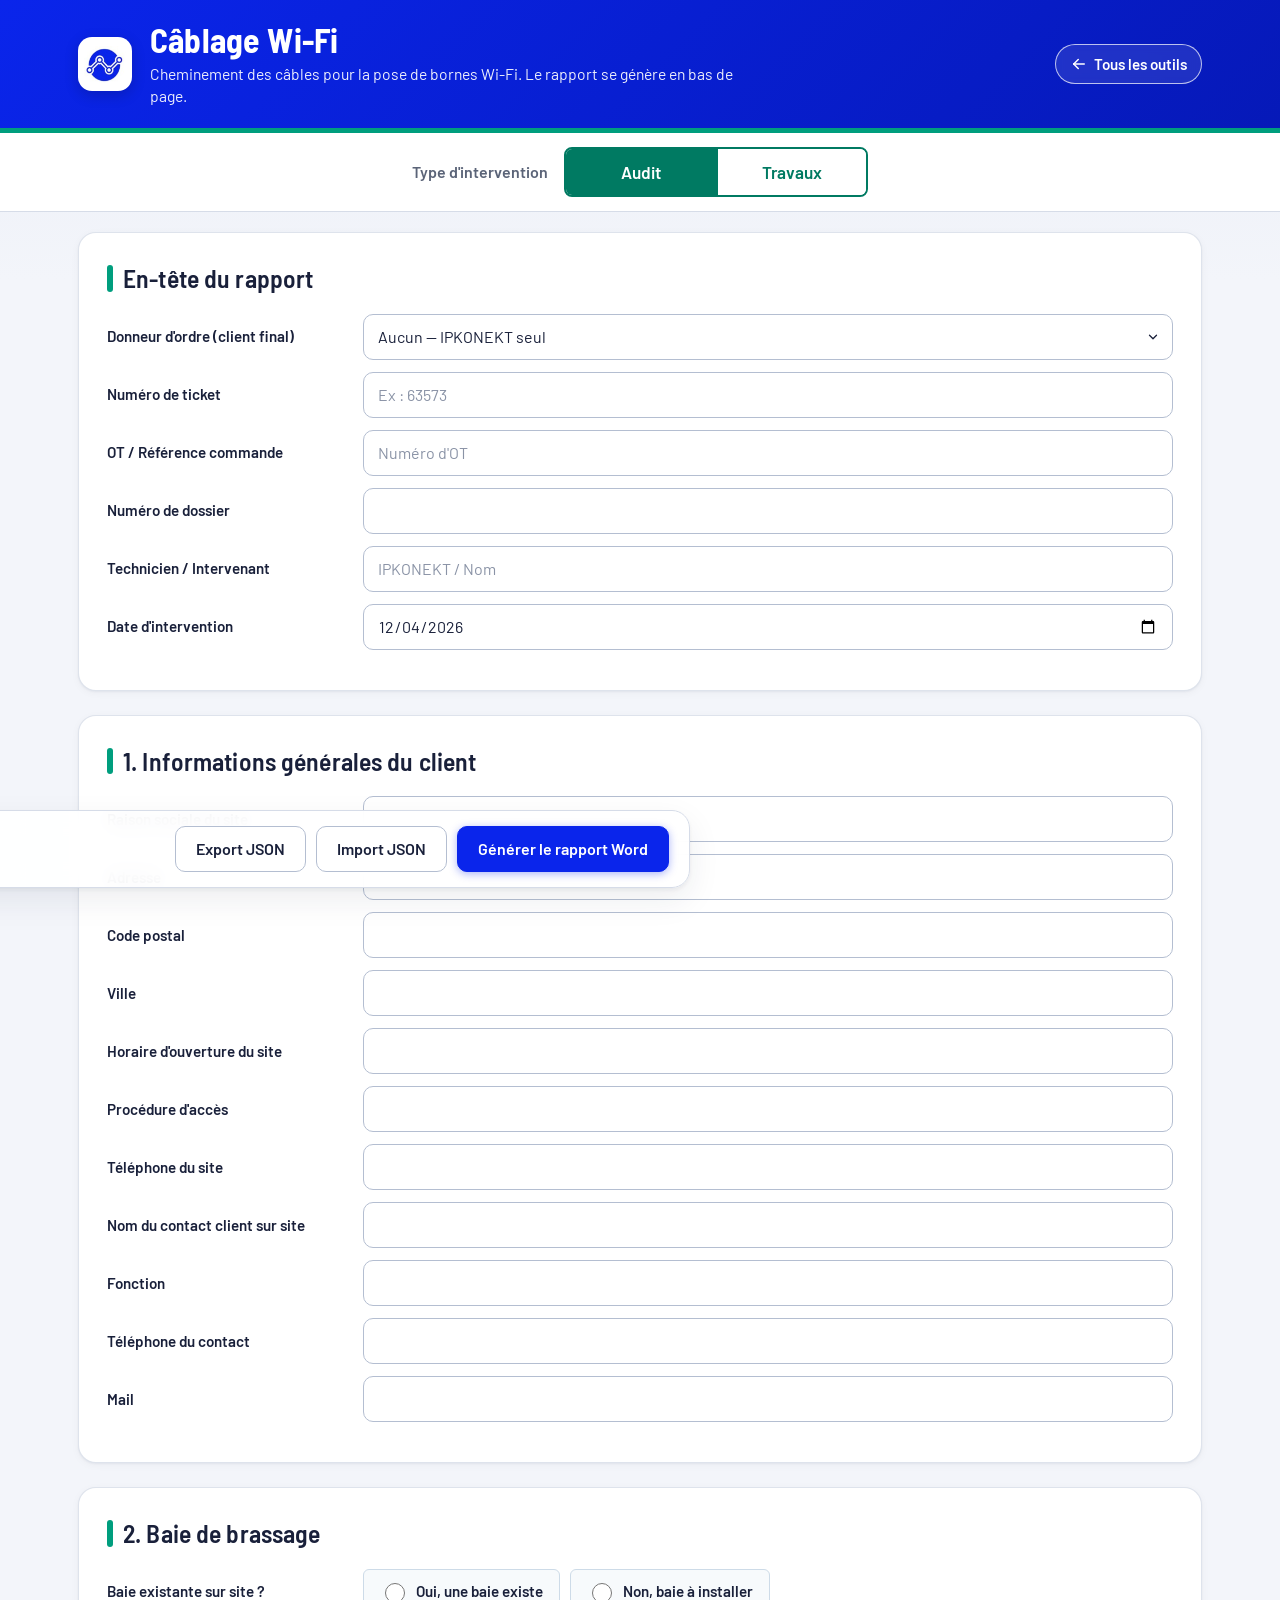
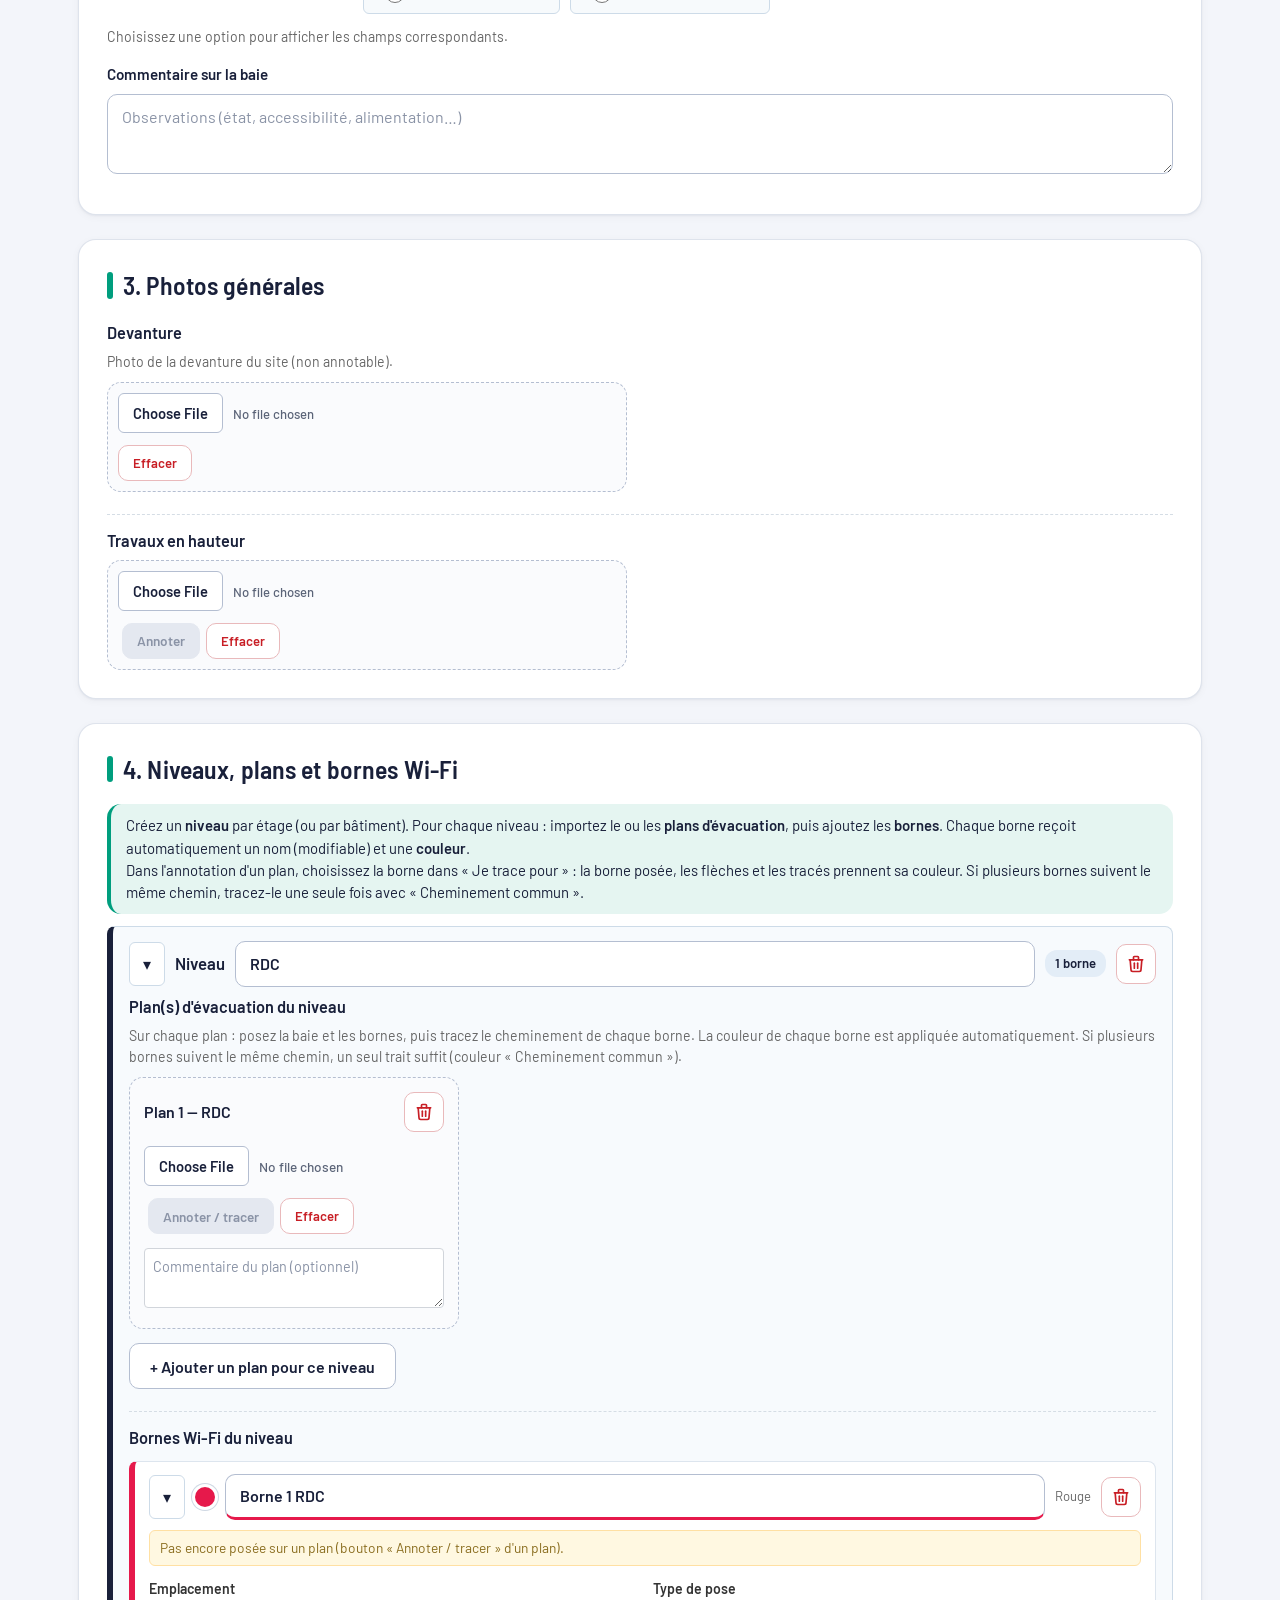
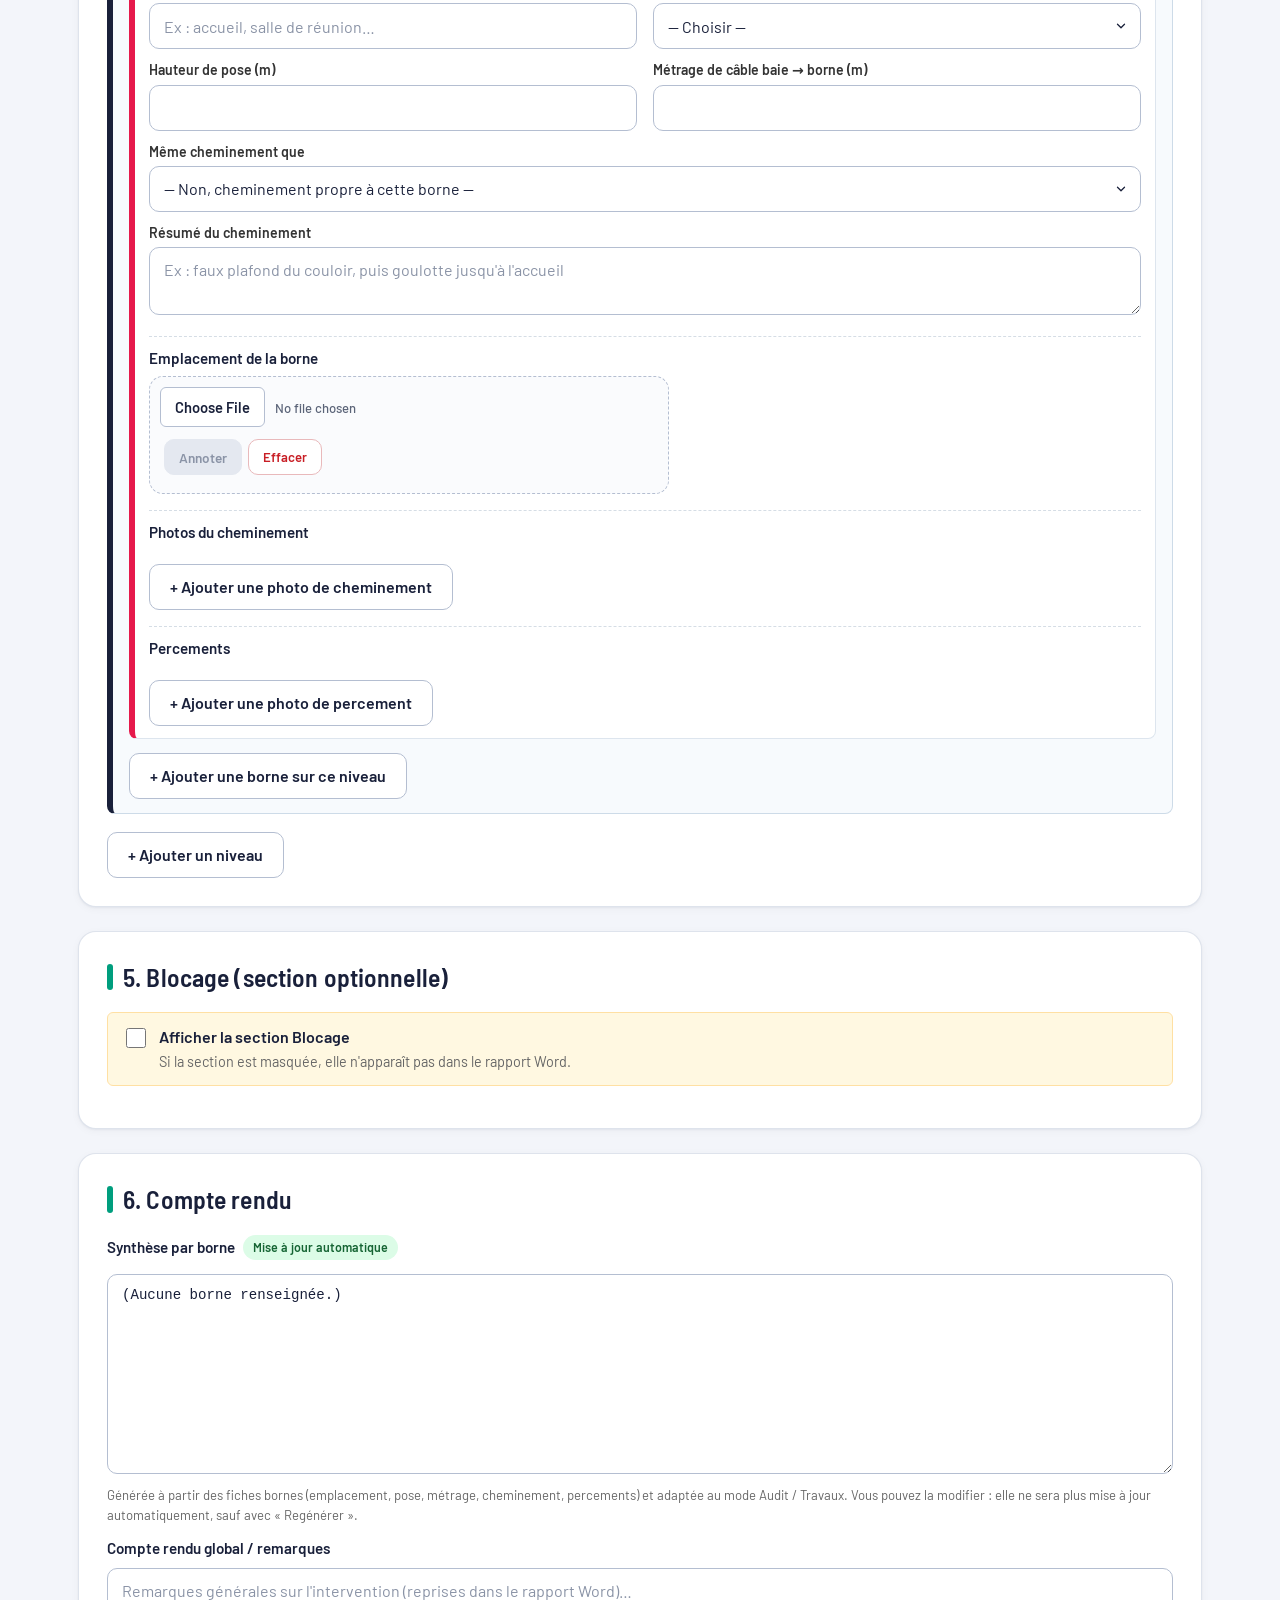
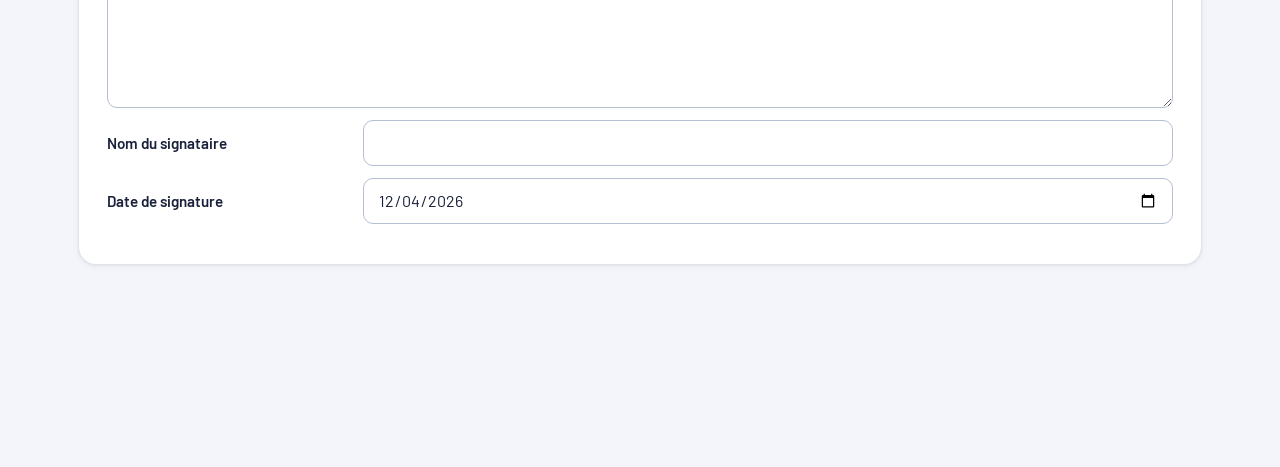
<file: cablage-wifi/index.html>
<!DOCTYPE html>
<html lang="fr" data-tool="wifi">
<head>
    <meta charset="UTF-8">
    <meta name="viewport" content="width=device-width, initial-scale=1.0, user-scalable=yes">
    <title>Câblage Wi-Fi | IPKONEKT</title>
    <script>
        function loadWithFallback(localSrc, fallbackSrc, globalCheck) {
            return new Promise((resolve) => {
                const tryLoad = (src, isFallback) => {
                    const s = document.createElement("script");
                    s.src = src;
                    s.onload = () => {
                        if (typeof window[globalCheck] !== "undefined") resolve(true);
                        else if (!isFallback) tryLoad(fallbackSrc, true);
                        else resolve(false);
                    };
                    s.onerror = () => {
                        if (!isFallback) tryLoad(fallbackSrc, true);
                        else resolve(false);
                    };
                    document.head.appendChild(s);
                };
                tryLoad(localSrc, false);
            });
        }
        window.__libsLoaded = Promise.all([
            loadWithFallback("docx.umd.js", "https://unpkg.com/docx@8.5.0/build/index.umd.js", "docx"),
            loadWithFallback("FileSaver.min.js", "https://unpkg.com/file-saver@2.0.5/dist/FileSaver.min.js", "saveAs")
        ]);
    </script>
    <style>
        * {
            box-sizing: border-box;
        }
        html {
            -webkit-text-size-adjust: 100%;
            text-size-adjust: 100%;
        }
        body {
            font-family: 'Segoe UI', Tahoma, sans-serif;
            margin: 0;
            background: var(--paper);
            color: #222;
            -webkit-tap-highlight-color: rgba(46, 117, 182, 0.2);
        }
        header {
            background: linear-gradient(135deg, var(--ink) 0%, var(--accent-ink) 100%);
            color: white;
            padding: 20px 30px;
            box-shadow: 0 2px 8px rgba(0, 0, 0, 0.1);
        }
        header h1 {
            margin: 0;
            font-size: 1.5rem;
        }
        header p {
            margin: 5px 0 0 0;
            opacity: 0.9;
            font-size: 0.9rem;
        }
        .container {
            max-width: 1100px;
            margin: 20px auto;
            padding: 0 20px 60px 20px;
        }
        .section {
            background: white;
            border-radius: 8px;
            padding: 25px;
            margin-bottom: 20px;
            box-shadow: 0 1px 4px rgba(0, 0, 0, 0.05);
        }
        .section h2 {
            color: var(--ink);
            border-bottom: 2px solid var(--accent-ink);
            padding-bottom: 8px;
            margin-top: 0;
            font-size: 1.2rem;
        }
        .section h3 {
            color: var(--accent-ink);
            font-size: 1rem;
            font-style: italic;
            margin-top: 20px;
        }
        .field-row {
            display: grid;
            grid-template-columns: 220px 1fr;
            gap: 12px;
            margin-bottom: 12px;
            align-items: center;
        }
        .field-row.full {
            grid-template-columns: 1fr;
        }
        .field-row label {
            font-weight: 600;
            color: #333;
            font-size: 0.9rem;
        }
        input[type="text"],
        input[type="date"],
        input[type="time"],
        input[type="number"],
        input[type="email"],
        textarea,
        select {
            width: 100%;
            padding: 10px 12px;
            border: 1px solid #ccc;
            border-radius: 4px;
            font-family: inherit;
            font-size: 16px; /* >=16px évite le zoom auto sur iOS */
            min-height: 44px; /* WCAG 2.5.5 cible tactile */
            -webkit-appearance: none;
            appearance: none;
            background: #fff;
        }
        select {
            background-image: url("data:image/svg+xml;charset=UTF-8,%3csvg xmlns='http://www.w3.org/2000/svg' width='12' height='8' viewBox='0 0 12 8'%3e%3cpath fill='%231f4e79' d='M6 8L0 0h12z'/%3e%3c/svg%3e");
            background-repeat: no-repeat;
            background-position: right 12px center;
            padding-right: 32px;
        }
        input:focus,
        textarea:focus,
        select:focus {
            outline: none;
            border-color: var(--accent-ink);
            box-shadow: 0 0 0 2px rgba(46, 117, 182, 0.2);
        }
        textarea {
            min-height: 70px;
            resize: vertical;
        }
        .checkbox-group {
            display: flex;
            flex-wrap: wrap;
            gap: 12px;
        }
        .checkbox-group label {
            display: flex;
            align-items: center;
            gap: 8px;
            font-weight: normal;
            cursor: pointer;
            padding: 10px 14px;
            background: #f8fafc;
            border: 1px solid #e0e6ed;
            border-radius: 4px;
            font-size: 0.95rem;
            min-height: 44px;
            transition: background 0.15s, border-color 0.15s;
            touch-action: manipulation;
        }
        .checkbox-group label:hover {
            background: var(--accent-tint);
        }
        .checkbox-group label:active {
            background: #dbe7f2;
        }
        .checkbox-group input[type="checkbox"],
        .checkbox-group input[type="radio"] {
            margin: 0;
            cursor: pointer;
            width: 20px;
            height: 20px;
            flex-shrink: 0;
        }
        .photo-upload {
            border: 2px dashed #c0d0e0;
            border-radius: 6px;
            padding: 12px;
            background: #fafcfe;
            margin-bottom: 10px;
        }
        .photo-upload-label {
            font-weight: 600;
            color: var(--ink);
            margin-bottom: 8px;
            display: flex;
            align-items: center;
            gap: 8px;
            flex-wrap: wrap;
        }
        .photo-preview {
            margin-top: 8px;
            max-width: 100%;
            height: auto;
            border-radius: 4px;
            border: 1px solid #ddd;
            display: none;
        }
        .photo-preview.shown {
            display: block;
        }
        .photo-grid {
            display: grid;
            grid-template-columns: 1fr 1fr;
            gap: 15px;
        }
        @media (max-width: 700px) {
            .photo-grid {
                grid-template-columns: 1fr !important;
            }
            .field-row {
                grid-template-columns: 1fr !important;
            }
        }
        .actions {
            position: sticky;
            bottom: 0;
            background: white;
            padding: 15px 20px;
            padding-bottom: calc(15px + env(safe-area-inset-bottom, 0px));
            border-top: 2px solid var(--accent-ink);
            box-shadow: 0 -2px 10px rgba(0, 0, 0, 0.1);
            display: flex;
            gap: 10px;
            justify-content: flex-end;
            flex-wrap: wrap;
            z-index: 10;
        }
        button {
            padding: 12px 24px;
            border: none;
            border-radius: 6px;
            font-size: 1rem;
            font-weight: 600;
            cursor: pointer;
            transition: all 0.15s;
            touch-action: manipulation;
            min-height: 44px;
        }
        button:active {
            transform: scale(0.97);
        }
        .btn-primary {
            background: var(--accent-ink);
            color: white;
        }
        .btn-primary:hover {
            background: var(--ink);
        }
        .btn-secondary {
            background: #e6e6e6;
            color: #333;
        }
        .btn-secondary:hover {
            background: #ccc;
        }
        /* État désactivé : verrouille les boutons quand la validation n'est pas atteinte */
        .btn-primary:disabled,
        .btn-secondary:disabled,
        .btn-primary[disabled],
        .btn-secondary[disabled] {
            background: #d0d0d0 !important;
            color: #888 !important;
            cursor: not-allowed !important;
            opacity: 0.6;
            pointer-events: none;
        }
        /* Bandeau de validation : variantes selon état */
        #validationBanner.banner-error {
            background: #fdecea;
            border: 1px solid #f5c2c0;
            color: #8a1f1c;
        }
        #validationBanner.banner-ok {
            background: #e7f6ec;
            border: 1px solid #b5e0c1;
            color: #1f6638;
        }
        #validationBanner .vb-title {
            font-weight: 600;
            margin-bottom: 4px;
        }
        #validationBanner ul {
            margin: 4px 0 0 20px;
            padding: 0;
            font-size: 0.9em;
        }
        .info-box {
            background: #fff8e6;
            border-left: 4px solid #f0ad4e;
            padding: 10px 15px;
            margin: 12px 0;
            border-radius: 4px;
            font-size: 0.88rem;
        }
        .clear-photo {
            background: #d9534f;
            color: white;
            border: none;
            padding: 8px 14px;
            border-radius: 4px;
            font-size: 0.85rem;
            cursor: pointer;
            margin-left: 4px;
            min-height: 36px;
            font-weight: 600;
            touch-action: manipulation;
            transition: background 0.15s;
        }
        .clear-photo:hover {
            background: #c9302c;
        }
        .clear-photo:active {
            transform: scale(0.97);
        }
        .annotate-btn {
            background: #5cb85c;
            color: white;
            border: none;
            padding: 8px 14px;
            border-radius: 4px;
            font-size: 0.85rem;
            cursor: pointer;
            margin-left: 4px;
            font-weight: 600;
            min-height: 36px;
            touch-action: manipulation;
            transition: background 0.15s;
        }
        .annotate-btn:hover {
            background: #4cae4c;
        }
        .annotate-btn:active {
            transform: scale(0.97);
        }
        .annotate-btn:disabled {
            background: #aaa;
            cursor: not-allowed;
            transform: none;
        }
        .photo-item {
            display: flex;
            flex-direction: column;
        }
        .status {
            margin-top: 10px;
            padding: 10px;
            border-radius: 4px;
            font-size: 0.9rem;
        }
        .status.loading {
            background: #d9edf7;
            color: #31708f;
        }
        .status.success {
            background: #dff0d8;
            color: #3c763d;
        }
        .status.error {
            background: #f2dede;
            color: #a94442;
        }
        /* ---- Editor overlay ---- */
        .editor-overlay {
            display: none;
            position: fixed;
            top: 0;
            left: 0;
            right: 0;
            bottom: 0;
            background: rgba(0, 0, 0, 0.75);
            z-index: 1000;
            justify-content: center;
            align-items: center;
        }
        .editor-overlay.shown {
            display: flex;
        }
        .editor-modal {
            background: var(--paper);
            border-radius: 8px;
            width: min(95vw, 1200px);
            height: min(95vh, 850px);
            display: flex;
            flex-direction: column;
            overflow: hidden;
            box-shadow: 0 10px 40px rgba(0, 0, 0, 0.3);
        }
        .editor-header {
            background: var(--ink);
            color: white;
            padding: 12px 20px;
            display: flex;
            justify-content: space-between;
            align-items: center;
        }
        .editor-header h2 {
            margin: 0;
            font-size: 1.1rem;
        }
        .editor-close {
            background: transparent;
            border: 1px solid white;
            color: white;
            padding: 8px 16px;
            border-radius: 4px;
            cursor: pointer;
            font-size: 0.9rem;
            min-height: 36px;
            touch-action: manipulation;
            transition: background 0.15s;
        }
        .editor-close:hover {
            background: rgba(255, 255, 255, 0.15);
        }
        .editor-close:active {
            transform: scale(0.97);
        }
        .editor-body {
            flex: 1;
            display: flex;
            overflow: hidden;
            min-height: 0;
        }
        .editor-toolbar {
            width: 220px;
            background: #fff;
            border-right: 1px solid #ddd;
            padding: 12px;
            overflow-y: auto;
            -webkit-overflow-scrolling: touch;
            flex-shrink: 0;
        }
        .editor-toolbar h3 {
            margin: 0 0 8px 0;
            font-size: 0.85rem;
            color: var(--ink);
            text-transform: uppercase;
            letter-spacing: 0.5px;
        }
        .editor-toolbar .tool-group {
            margin-bottom: 18px;
            padding-bottom: 12px;
            border-bottom: 1px solid #eee;
        }
        .tool-btn {
            display: flex;
            align-items: center;
            gap: 8px;
            width: 100%;
            background: #f8fafc;
            border: 1px solid #d0dae5;
            padding: 8px 10px;
            border-radius: 4px;
            cursor: pointer;
            font-size: 0.85rem;
            margin-bottom: 6px;
            color: var(--ink);
            text-align: left;
            font-weight: 600;
            touch-action: manipulation;
        }
        .tool-btn:hover {
            background: var(--accent-tint);
            border-color: var(--accent-ink);
        }
        .tool-btn img {
            width: 28px;
            height: 28px;
            object-fit: contain;
        }
        .editor-canvas-wrap {
            flex: 1;
            position: relative;
            background: #cfd8e3;
            overflow: auto;
            -webkit-overflow-scrolling: touch;
            display: flex;
            justify-content: center;
            align-items: center;
            padding: 20px;
            touch-action: pan-x pan-y;
        }
        .editor-stage {
            position: relative;
            background: #fff;
            box-shadow: 0 2px 12px rgba(0, 0, 0, 0.2);
            transform-origin: center;
            max-width: 100%;
            max-height: 100%;
        }
        .editor-stage img.bg-photo {
            display: block;
            max-width: 100%;
            user-select: none;
            pointer-events: none;
            width: 100%;
            height: auto;
        }
        .editor-element {
            position: absolute;
            cursor: grab;
            user-select: none;
            touch-action: none;
        }
        .editor-element.selected {
            outline: 2px dashed var(--accent-ink);
            outline-offset: 2px;
        }
        .editor-element img {
            width: 100%;
            height: 100%;
            pointer-events: none;
            user-select: none;
            -webkit-user-drag: none;
            display: block;
        }
        .editor-element.text-element {
            padding: 2px 6px;
            white-space: nowrap;
            line-height: 1;
        }
        .editor-element.measure-point {
            width: 0;
            height: 0;
            pointer-events: none;
        }
        .editor-element.measure-point .point-label {
            position: absolute;
            background: rgba(255, 255, 255, 0.9);
            padding: 2px 8px;
            border-radius: 4px;
            font-size: 12px;
            font-weight: bold;
            border: 1px solid #666;
            pointer-events: none;
            white-space: nowrap;
            transform: translate(-50%, -150%);
        }
        .handle {
            position: absolute;
            width: 14px;
            height: 14px;
            background: #fff;
            border: 2px solid var(--accent-ink);
            border-radius: 50%;
            z-index: 10;
            touch-action: none; /* Empêche le pan/zoom natif lors du drag */
        }
        /* Zone de capture invisible plus large autour de chaque poignée pour le tactile */
        .handle::after {
            content: '';
            position: absolute;
            top: -10px;
            left: -10px;
            right: -10px;
            bottom: -10px;
            border-radius: 50%;
        }
        .handle.resize {
            bottom: -7px;
            right: -7px;
            cursor: se-resize;
        }
        .handle.rotate {
            top: -22px;
            left: 50%;
            transform: translateX(-50%);
            cursor: grab;
            background: #f0ad4e;
            border-color: #c77700;
        }
        .handle.delete {
            top: -7px;
            right: -7px;
            background: #d9534f;
            border-color: #a82c2c;
            color: #fff;
            font-size: 12px;
            line-height: 10px;
            text-align: center;
            cursor: pointer;
            font-weight: bold;
        }
        .editor-footer {
            background: #fff;
            padding: 12px 20px;
            padding-bottom: calc(12px + env(safe-area-inset-bottom, 0px));
            border-top: 1px solid #ddd;
            display: flex;
            justify-content: space-between;
            align-items: center;
            gap: 10px;
            flex-wrap: wrap;
        }
        .editor-footer > div {
            display: flex;
            gap: 8px;
            flex-wrap: wrap;
        }
        .editor-footer .hint {
            color: #777;
            font-size: 0.82rem;
            font-style: italic;
        }
        .text-controls {
            display: flex;
            flex-direction: column;
            gap: 6px;
            margin-top: 6px;
        }
        .text-controls input[type="text"] {
            font-size: 0.85rem;
            padding: 6px;
        }
        .text-controls .row {
            display: flex;
            gap: 6px;
            align-items: center;
        }
        .text-controls label {
            font-size: 0.78rem;
            color: #555;
        }
        .text-controls select,
        .text-controls input[type="color"],
        .text-controls input[type="number"] {
            width: 100%;
            padding: 4px;
            font-size: 0.82rem;
            border: 1px solid #ccc;
            border-radius: 3px;
        }
        .text-controls input[type="color"] {
            padding: 1px;
            height: 28px;
        }
        .style-preview {
            padding: 6px 8px;
            background: #fafafa;
            border: 1px dashed #ccc;
            border-radius: 4px;
            text-align: center;
            margin-top: 4px;
            min-height: 30px;
        }
        .swatch-row {
            display: grid;
            grid-template-columns: repeat(6, 1fr);
            gap: 3px;
        }
        .swatch {
            height: 22px;
            border-radius: 3px;
            cursor: pointer;
            border: 1px solid rgba(0, 0, 0, 0.2);
        }
        .swatch:hover {
            transform: scale(1.1);
        }
        .arrow-controls {
            display: flex;
            flex-direction: column;
            gap: 6px;
            margin-top: 6px;
        }
        .arrow-controls .row {
            display: flex;
            gap: 6px;
            align-items: center;
        }
        .arrow-controls label {
            font-size: 0.78rem;
            color: #555;
            flex: 1;
        }
        .arrow-controls input[type="number"],
        .arrow-controls input[type="color"] {
            width: 100%;
            padding: 4px;
            font-size: 0.82rem;
            border: 1px solid #ccc;
            border-radius: 3px;
        }
        .arrow-controls input[type="color"] {
            padding: 1px;
            height: 28px;
        }
        .selection-panel {
            display: none;
            background: #fff8e6;
            border: 1px solid #f0ad4e;
            border-radius: 4px;
            padding: 8px;
            margin-bottom: 12px;
        }
        .selection-panel h3 {
            margin: 0 0 6px 0 !important;
            color: #b8860b !important;
        }
        .flip-buttons {
            display: flex;
            gap: 6px;
        }
        .flip-btn {
            flex: 1;
            padding: 8px 6px;
            background: #fff;
            border: 1px solid #d0dae5;
            border-radius: 4px;
            cursor: pointer;
            font-size: 0.82rem;
            color: var(--ink);
            font-weight: 600;
            display: flex;
            align-items: center;
            justify-content: center;
            gap: 4px;
            touch-action: manipulation;
        }
        .flip-btn:hover {
            background: var(--accent-tint);
            border-color: var(--accent-ink);
        }
        .flip-btn.active {
            background: var(--accent-ink);
            color: #fff;
            border-color: var(--ink);
        }
        .flip-btn svg {
            width: 18px;
            height: 18px;
        }
        .handle.arrow-end {
            width: 16px;
            height: 16px;
            border-radius: 4px;
            cursor: move;
        }
        .handle.arrow-delete {
            cursor: pointer;
        }
        .editor-element.arrow-element {
            pointer-events: none;
        }
        .editor-element.arrow-element svg {
            pointer-events: none;
        }
        .editor-element.arrow-element .handle {
            pointer-events: auto;
        }
        .measure-point-label {
            position: absolute;
            transform: translate(-50%, -150%);
            background: rgba(255, 255, 255, 0.9);
            padding: 2px 6px;
            border-radius: 4px;
            font-weight: bold;
            font-size: 12px;
            white-space: nowrap;
            border: 1px solid #666;
            pointer-events: none;
        }
        .color-dot {
            position: absolute;
            border-radius: 50%;
            pointer-events: none;
            transform: translate(-50%, -50%);
            box-shadow: 0 0 20px rgba(0, 0, 0, 0.3);
        }
        @media (max-width: 700px) {
            .editor-body {
                flex-direction: column;
            }
            .editor-toolbar {
                width: 100%;
                max-height: 40%;
                overflow-y: auto;
                border-right: none;
                border-bottom: 1px solid #ddd;
                padding: 8px;
            }
            .editor-canvas-wrap {
                /* prend la place restante sous la barre d'outils (plus de débordement sous le pied) */
                flex: 1 1 auto;
                height: auto;
                min-height: 0;
            }
            .tool-btn {
                padding: 12px 8px;
                font-size: 0.9rem;
                min-height: 44px;
            }
            .tool-btn img {
                width: 32px;
                height: 32px;
            }
            /* Poignées d'éditeur agrandies pour le tactile */
            .handle {
                width: 28px;
                height: 28px;
                border-width: 3px;
            }
            .handle.resize {
                bottom: -14px;
                right: -14px;
            }
            .handle.rotate {
                top: -36px;
                width: 28px;
                height: 28px;
            }
            .handle.delete {
                top: -14px;
                right: -14px;
                width: 28px;
                height: 28px;
                font-size: 18px;
                line-height: 22px;
            }
            .handle.arrow-end {
                width: 28px;
                height: 28px;
            }
            .selection-panel .flip-btn {
                padding: 12px 6px;
                font-size: 0.9rem;
                min-height: 44px;
            }
            .editor-element.text-element {
                white-space: normal;
                word-break: break-word;
                max-width: 90%;
            }
            /* Plan d'évacuation : points plus gros pour le tactile */
            .evac-point {
                min-width: 40px;
                min-height: 40px;
            }
            .evac-core {
                width: 20px;
                height: 20px;
            }
            .evac-resize, .evac-del {
                width: 28px;
                height: 28px;
                font-size: 14px;
            }
            .evac-pin {
                font-size: 0.78rem;
                white-space: normal;
                max-width: 130px;
                transform: translate(8%, -130%);
            }
            /* Compte rendu : layout en colonne sur mobile */
            .cr-item {
                flex-direction: column;
                align-items: flex-start;
            }
            .cr-item-main {
                width: 100%;
            }
            .cr-item-extras {
                width: 100%;
                justify-content: flex-start;
            }
            .cr-status-radios, .cr-loc-radios {
                justify-content: flex-start;
                flex-wrap: wrap;
                width: 100%;
            }
            .cr-status-radios label, .cr-loc-radios label {
                padding: 10px 14px;
                font-size: 0.9rem;
                min-height: 40px;
                display: flex;
                align-items: center;
            }
            .cr-item-main label {
                font-size: 1rem;
                padding: 6px 0;
            }
            .cr-item-main input[type="checkbox"] {
                width: 24px;
                height: 24px;
            }
            /* Dual métrage : input plus accessibles */
            .cr-dual-metrage input {
                width: 70px;
                min-height: 36px;
                font-size: 0.9rem;
            }
            .cr-qty-input {
                width: 90px;
                min-height: 36px;
                font-size: 0.95rem;
            }
            /* Boutons de suppression plus tactiles */
            .btn-delete {
                padding: 8px 14px;
                min-height: 40px;
                font-size: 0.9rem;
            }
            /* Section padding réduit */
            .section {
                padding: 18px 16px;
            }
            .container {
                padding: 0 12px 60px 12px;
            }
            /* Header plus compact */
            header {
                padding: 16px 18px;
            }
            header h1 {
                font-size: 1.15rem;
            }
            /* Mode selector adaptatif */
            .mode-buttons {
                flex-direction: column;
                gap: 10px;
            }
            .mode-btn {
                width: 100%;
                padding: 14px 20px;
                min-width: 0;
            }
        }
        /* Très petits écrans (smartphones) */
        @media (max-width: 480px) {
            header h1 {
                font-size: 1rem;
            }
            header p {
                font-size: 0.8rem;
            }
            .section {
                padding: 14px 12px;
            }
            .section h2 {
                font-size: 1.05rem;
            }
            .field-row {
                gap: 6px;
            }
            .field-row label {
                margin-bottom: 2px;
                font-size: 0.92rem;
            }
            .mp-analysis {
                flex-direction: column;
                align-items: flex-start;
            }
            /* Empile la barre d'action : boutons pleine largeur */
            .actions {
                position: static;
                box-shadow: none;
                flex-direction: column-reverse;
                padding: 12px;
            }
            .actions button {
                width: 100%;
            }
            /* Editor footer : boutons pleine largeur */
            .editor-footer {
                flex-direction: column;
                align-items: stretch;
            }
            .editor-footer .hint {
                text-align: center;
                margin-bottom: 4px;
            }
            .editor-footer > div {
                width: 100%;
            }
            .editor-footer > div button {
                flex: 1;
            }
        }
        .evacuation-upload-area {
            border: 2px dashed var(--accent-ink);
            border-radius: 6px;
            padding: 20px;
            text-align: center;
            background: #f8fafc;
            cursor: pointer;
            min-height: 150px;
            display: flex;
            flex-direction: column;
            justify-content: center;
            align-items: center;
            color: var(--accent-ink);
        }
        .evacuation-upload-area:hover {
            background: var(--accent-tint);
        }
        .evacuation-upload-area input[type="file"] {
            display: none;
        }
        .evac-stage-wrap {
            position: relative;
            display: inline-block;
            max-width: 100%;
        }
        .evac-stage-wrap img {
            max-width: 100%;
            display: block;
        }
        .ref-table {
            width: 100%;
            border-collapse: collapse;
            margin-top: 10px;
        }
        .ref-table th,
        .ref-table td {
            border: 1px solid #ccc;
            padding: 8px;
            text-align: center;
        }
        .ref-table th {
            background: var(--accent-ink);
            color: white;
        }
        .ref-table td {
            background: #fafafa;
        }
        .radio-quality-badge {
            display: inline-block;
            padding: 2px 8px;
            border-radius: 12px;
            font-weight: bold;
            color: white;
            font-size: 0.8rem;
        }
        .badge-green {
            background: #28a745;
        }
        .badge-blue {
            background: #007bff;
        }
        .badge-orange {
            background: #fd7e14;
        }
        .badge-red {
            background: #dc3545;
        }
        .badge-dark {
            background: #6c757d;
        }
        .auto-analysis-box {
            background: #f8f9fa;
            border: 1px solid #dee2e6;
            border-radius: 6px;
            padding: 12px;
            margin: 10px 0;
        }
        .small-input {
            width: 80px;
            display: inline-block;
        }

        /* ============ NOUVEAUX COMPOSANTS (Style Starlink) ============ */

        /* --- Matrice d'interprétation RSRP × SNR --- */
        .quality-matrix-wrapper {
            overflow-x: auto;
            -webkit-overflow-scrolling: touch;
            margin: 14px 0 18px;
            border-radius: 6px;
        }
        .quality-matrix {
            width: 100%;
            min-width: 520px; /* Force le scroll horizontal sur mobile au lieu d'écraser */
            border-collapse: separate;
            border-spacing: 0;
            font-size: 0.85rem;
            background: white;
            border-radius: 6px;
            overflow: hidden;
            box-shadow: 0 1px 3px rgba(0,0,0,0.06);
        }
        .quality-matrix th,
        .quality-matrix td {
            padding: 10px 8px;
            text-align: center;
            border-bottom: 1px solid #eef2f7;
        }
        .quality-matrix thead th {
            background: #f8fafc;
            color: var(--accent-ink);
            font-weight: 700;
            font-size: 0.85rem;
            border-bottom: 2px solid #cfdce9;
        }
        .quality-matrix tbody th {
            text-align: left;
            background: #f8fafc;
            color: var(--ink);
            font-weight: 600;
            padding-left: 14px;
            border-right: 1px solid #e6ecf2;
            white-space: nowrap;
        }
        .quality-matrix tbody th em {
            color: #6b7280;
            font-weight: 400;
        }
        .q-pill {
            display: inline-block;
            padding: 5px 14px;
            border-radius: 999px;
            color: white;
            font-weight: 600;
            font-size: 0.78rem;
            min-width: 92px;
            text-align: center;
        }
        .q-green  { background: #16a34a; }
        .q-orange { background: #f59e0b; }
        .q-gray   { background: #6b7280; }
        .q-red    { background: #dc2626; }

        .matrix-caption {
            color: #6b7280;
            font-size: 0.85rem;
            margin: 4px 0 0;
        }
        .matrix-title {
            display: flex;
            align-items: center;
            gap: 8px;
            color: var(--ink);
            font-weight: 600;
            margin-top: 18px;
            margin-bottom: 4px;
            font-size: 1rem;
        }
        .matrix-title::before {
            content: "📊";
        }

        /* --- Bloc d'un point de mesure --- */
        .measure-point-group {
            background: #fafcfe;
            border: 1px solid #d8e2ec;
            border-radius: 8px;
            padding: 16px;
            margin-top: 14px;
            position: relative;
        }
        .mp-header {
            display: flex;
            justify-content: space-between;
            align-items: center;
            margin-bottom: 10px;
            padding-bottom: 8px;
            border-bottom: 1px solid #e6ecf2;
        }
        .mp-header h4 {
            margin: 0;
            color: var(--ink);
            font-size: 1rem;
        }
        .btn-delete {
            background: transparent;
            border: 1px solid #f5b1b1;
            color: #c53030;
            padding: 8px 14px;
            border-radius: 4px;
            font-size: 0.88rem;
            cursor: pointer;
            font-weight: 600;
            min-height: 36px;
            touch-action: manipulation;
            transition: background 0.15s;
        }
        .btn-delete:hover {
            background: #ffe5e5;
        }
        .btn-delete:active {
            transform: scale(0.97);
        }
        .mp-field {
            width: 100%;
            margin-bottom: 12px;
            padding: 10px 12px;
            border: 1px solid #ccc;
            border-radius: 4px;
            font-size: 16px; /* Anti-zoom iOS */
            min-height: 44px;
        }
        .mp-photos {
            display: grid;
            grid-template-columns: 1fr 1fr;
            gap: 12px;
            margin-bottom: 14px;
        }
        @media (max-width: 700px) {
            .mp-photos { grid-template-columns: 1fr; }
        }
        .mp-photo-block {
            background: white;
            border: 1px dashed #c0d0e0;
            border-radius: 6px;
            padding: 10px;
        }
        .mp-photo-label {
            display: block;
            font-weight: 600;
            color: var(--ink);
            margin-bottom: 6px;
            font-size: 0.88rem;
        }
        .mp-photo-block input[type="file"] {
            margin-bottom: 6px;
            font-size: 0.82rem;
        }
        .mp-photo-actions {
            display: flex;
            gap: 6px;
            flex-wrap: wrap;
            margin-top: 6px;
        }
        /* --- MOD 2 : retour visuel de la lecture automatique (OCR) --- */
        .mp-photo-hint {
            font-weight: 400;
            color: #6b7c8f;
            font-size: 0.78rem;
        }
        .ocr-status {
            margin-top: 6px;
            font-size: 0.8rem;
            line-height: 1.3;
        }
        .ocr-status[data-state="working"] { color: var(--accent-ink); }
        .ocr-status[data-state="ok"]      { color: #166534; }
        .ocr-status[data-state="warn"]    { color: #8a6d1f; }
        /* Surlignage temporaire d'un champ pré-rempli par l'OCR */
        @keyframes ocrFlash {
            0%   { background: #fff7cc; }
            100% { background: #ffffff; }
        }
        .ocr-filled {
            animation: ocrFlash 2.5s ease-out;
            border-color: #e0b400 !important;
        }
        .clear-btn {
            background: #dc3545;
            color: white;
            border: none;
            padding: 8px 14px;
            border-radius: 4px;
            font-size: 0.82rem;
            cursor: pointer;
            font-weight: 600;
            min-height: 36px;
            touch-action: manipulation;
            transition: background 0.15s;
        }
        .clear-btn:hover { background: #b02a37; }
        .clear-btn:active { transform: scale(0.97); }

        /* --- Grille des mesures (RSRP / RSRQ / SNR / Down / Up / Bande) --- */
        .mp-measures {
            display: grid;
            grid-template-columns: repeat(3, 1fr);
            gap: 10px;
            background: white;
            padding: 12px;
            border-radius: 6px;
            border: 1px solid #e6ecf2;
        }
        @media (max-width: 700px) {
            .mp-measures { grid-template-columns: 1fr 1fr; }
        }
        .mp-measure-cell {
            display: flex;
            flex-direction: column;
            gap: 4px;
        }
        .mp-measure-cell label {
            font-size: 0.78rem;
            font-weight: 600;
            color: #374151;
        }
        .mp-measure-cell label .unit {
            font-weight: 400;
            color: #6b7280;
            font-size: 0.72rem;
        }
        .mp-measure-cell input {
            padding: 9px 10px;
            border: 1px solid #d1d5db;
            border-radius: 4px;
            font-size: 16px; /* Anti-zoom iOS */
            min-height: 40px;
        }
        .mp-measure-cell input:focus {
            border-color: var(--accent-ink);
            outline: none;
            box-shadow: 0 0 0 2px rgba(46, 117, 182, 0.15);
        }

        /* --- Analyse colorée --- */
        .mp-analysis {
            margin-top: 12px;
            padding: 10px 14px;
            background: white;
            border-radius: 6px;
            border: 1px solid #e6ecf2;
            display: flex;
            align-items: center;
            gap: 10px;
            flex-wrap: wrap;
            font-size: 0.92rem;
        }
        .analysis-result {
            display: inline-block;
            padding: 4px 14px;
            border-radius: 999px;
            background: #e5e7eb;
            color: #374151;
            font-weight: 600;
            font-size: 0.85rem;
        }

        /* --- Cheminement --- */
        .cheminement-item {
            background: #fafcfe;
            border: 1px solid #d8e2ec;
            border-radius: 8px;
            padding: 14px;
            margin: 0;
        }
        #cheminementContainer {
            display: grid;
            grid-template-columns: 1fr 1fr;
            gap: 14px;
            margin-bottom: 14px;
        }
        @media (max-width: 700px) {
            #cheminementContainer { grid-template-columns: 1fr; }
        }
        .chem-header {
            display: flex;
            justify-content: space-between;
            align-items: center;
            color: var(--ink);
            margin-bottom: 8px;
        }
        .cheminement-item input[type="file"] {
            margin: 6px 0;
            font-size: 0.85rem;
        }
        .cheminement-item .photo-preview {
            margin-top: 8px;
        }
        .chem-actions {
            display: flex;
            gap: 6px;
            margin: 6px 0 8px;
        }
        .cheminement-comment {
            width: 100%;
            min-height: 60px;
            padding: 8px;
            border: 1px solid #d1d5db;
            border-radius: 4px;
            font-family: inherit;
            font-size: 0.9rem;
            margin-top: 6px;
            resize: vertical;
        }

        /* --- Plan d'évacuation : points sur le plan --- */
        .evac-stage-wrap {
            position: relative;
            display: inline-block;
            max-width: 100%;
        }
        .evac-point {
            position: absolute;
            transform: translate(-50%, -50%);
            cursor: move;
            z-index: 5;
            user-select: none;
            touch-action: none;
        }
        .evac-halo {
            position: absolute;
            top: 0;
            left: 0;
            width: 100%;
            height: 100%;
            border-radius: 50%;
            background: radial-gradient(circle, rgba(220,38,38,0.55) 0%, rgba(220,38,38,0.25) 40%, rgba(220,38,38,0) 75%);
            pointer-events: none;
        }
        .evac-core {
            position: absolute;
            top: 50%;
            left: 50%;
            transform: translate(-50%, -50%);
            width: 14px;
            height: 14px;
            border-radius: 50%;
            background: #dc2626;
            border: 3px solid white;
            box-shadow: 0 1px 4px rgba(0, 0, 0, 0.45);
            pointer-events: none;
        }
        .evac-resize {
            position: absolute;
            bottom: -4px;
            right: -4px;
            width: 18px;
            height: 18px;
            border-radius: 50%;
            background: white;
            color: var(--ink);
            border: 1.5px solid var(--ink);
            font-size: 11px;
            font-weight: bold;
            display: flex;
            align-items: center;
            justify-content: center;
            cursor: nwse-resize;
            box-shadow: 0 1px 3px rgba(0,0,0,0.3);
            z-index: 2;
        }
        .evac-del {
            position: absolute;
            top: -4px;
            right: -4px;
            width: 18px;
            height: 18px;
            border-radius: 50%;
            background: #dc2626;
            color: white;
            border: 1.5px solid white;
            font-size: 11px;
            font-weight: bold;
            display: flex;
            align-items: center;
            justify-content: center;
            cursor: pointer;
            box-shadow: 0 1px 3px rgba(0,0,0,0.3);
            z-index: 2;
        }
        .evac-del:hover {
            background: #991b1b;
        }

        /* --- Carte d'un plan d'évacuation (multi-plans : un par étage) --- */
        .evac-plan-card {
            border: 1px solid #c9d6e2;
            border-left: 4px solid var(--accent-ink);
            border-radius: 8px;
            padding: 14px 14px 16px;
            margin-top: 14px;
            background: #ffffff;
            box-shadow: 0 1px 3px rgba(0,0,0,0.05);
        }
        .evac-plan-card:first-child {
            margin-top: 0;
        }
        .evac-plan-card-header {
            display: flex;
            align-items: center;
            justify-content: space-between;
            gap: 10px;
            flex-wrap: wrap;
            margin-bottom: 10px;
            padding-bottom: 8px;
            border-bottom: 1px solid #e2e8ee;
        }
        .evac-plan-card-title-wrap {
            display: flex;
            align-items: center;
            gap: 8px;
            flex: 1;
            min-width: 0;
        }
        .evac-plan-card-icon {
            font-size: 1.1rem;
            color: var(--ink);
            flex-shrink: 0;
        }
        .evac-plan-card-title-input {
            flex: 1;
            min-width: 120px;
            padding: 6px 10px;
            font-size: 0.95rem;
            font-weight: 600;
            color: var(--ink);
            border: 1px solid #d8e2ec;
            border-radius: 4px;
            background: #f9fbfd;
        }
        .evac-plan-card-title-input:focus {
            outline: none;
            border-color: var(--accent-ink);
            background: #ffffff;
        }
        .evac-plan-card-remove-btn {
            background: #d9534f;
            color: white;
            border: none;
            border-radius: 4px;
            padding: 6px 12px;
            font-size: 0.85rem;
            font-weight: 600;
            cursor: pointer;
            flex-shrink: 0;
        }
        .evac-plan-card-remove-btn:hover {
            background: #c9302c;
        }
        .evac-plan-card .evacuation-upload-area {
            margin-top: 4px;
        }
        @media (max-width: 700px) {
            .evac-plan-card {
                padding: 10px 10px 14px;
            }
            .evac-plan-card-title-input {
                font-size: 0.9rem;
            }
            .evac-plan-card-remove-btn {
                padding: 5px 10px;
                font-size: 0.8rem;
            }
        }

        /* --- Photo de façade (haut de page) --- */
        .facade-upload {
            border: 2px dashed #c0d0e0;
            border-radius: 6px;
            padding: 14px;
            background: #fafcfe;
            margin-bottom: 16px;
        }
        .facade-upload .photo-upload-label {
            margin-bottom: 8px;
        }
        .facade-upload .photo-preview {
            max-width: 320px;
        }
        .facade-actions {
            display: flex;
            gap: 6px;
            margin-top: 8px;
        }

        /* --- Sous-blocs techno 4G / 5G --- */
        .tech-block {
            border: 1px solid #d8e2ec;
            border-radius: 8px;
            padding: 14px 16px 18px;
            background: #ffffff;
            margin-top: 14px;
        }
        .tech-block[data-tech="4g"] {
            border-left: 4px solid var(--accent-ink);
        }
        .tech-block[data-tech="5g"] {
            border-left: 4px solid #16a34a;
        }
        .tech-header {
            display: flex;
            align-items: center;
            justify-content: space-between;
            margin-bottom: 6px;
        }
        .tech-title {
            margin: 0;
            font-size: 1rem;
            color: var(--ink);
            font-style: normal;
            font-weight: 700;
        }
        .tech-block[data-tech="5g"] .tech-title {
            color: #166534;
        }
        .measure-points-container {
            display: block;
        }

        /* --- MOD 1 : carte d'un NIVEAU / ÉTAGE (contient bloc 4G + bloc 5G) --- */
        .measure-level-card {
            border: 1px solid #c7d6e6;
            border-radius: 10px;
            padding: 14px 16px 18px;
            margin-top: 18px;
            background: #f5f9fd;
            position: relative;
        }
        .measure-level-header {
            display: flex;
            align-items: center;
            justify-content: space-between;
            gap: 10px;
            margin-bottom: 6px;
            padding-bottom: 10px;
            border-bottom: 2px solid #d0dae5;
        }
        .measure-level-title-wrap {
            display: flex;
            align-items: center;
            gap: 8px;
            flex: 1;
            min-width: 0;
        }
        .measure-level-icon { font-size: 1.2rem; }
        .measure-level-title-input {
            flex: 1;
            min-width: 0;
            font-size: 1rem;
            font-weight: 700;
            color: var(--ink);
            padding: 8px 10px;
            border: 1px solid #c7d6e6;
            border-radius: 6px;
            background: #fff;
        }
        .measure-level-remove-btn {
            background: transparent;
            border: 1px solid #f5b1b1;
            color: #c53030;
            padding: 8px 12px;
            border-radius: 4px;
            font-size: 0.82rem;
            font-weight: 600;
            cursor: pointer;
            min-height: 36px;
            white-space: nowrap;
            touch-action: manipulation;
        }
        .measure-level-remove-btn:hover { background: #ffe5e5; }
        @media (max-width: 700px) {
            .measure-level-header { flex-wrap: wrap; }
            .measure-level-remove-btn { width: 100%; }
        }

        /* --- POINT DE MESURE = UN LIEU (4G + 5G empilés) --- */
        .mp-location-card {
            border: 1px solid #cdd9e6;
            border-radius: 9px;
            background: #ffffff;
            padding: 12px 14px 14px;
            margin-top: 14px;
        }
        .mp-location-header {
            display: flex;
            align-items: center;
            gap: 8px;
            margin-bottom: 10px;
        }
        .mp-location-pin { font-size: 1.15rem; flex-shrink: 0; }
        .mp-location-name {
            flex: 1;
            min-width: 0;
            font-weight: 600;
            font-size: 1rem;
            color: var(--ink);
            margin-bottom: 0;
        }
        .mp-location-remove { flex-shrink: 0; }
        /* Les deux sous-blocs techno empilés à l'intérieur d'un lieu */
        .mp-location-techs {
            display: flex;
            flex-direction: column;
            gap: 12px;
        }
        /* Bandeau techno (remplace l'ancien en-tête de point) */
        .mp-subhead {
            display: flex;
            align-items: center;
            margin-bottom: 8px;
        }
        .mp-subhead-badge {
            font-weight: 700;
            font-size: 0.92rem;
            padding: 4px 10px;
            border-radius: 999px;
            color: #fff;
        }
        .mp-subhead[data-tech="4g"] .mp-subhead-badge { background: var(--accent-ink); }
        .mp-subhead[data-tech="5g"] .mp-subhead-badge { background: var(--ink); }
        /* Liseré coloré à gauche de chaque sous-bloc pour distinguer 4G / 5G */
        .mp-location-techs .measure-point-group.mp-container-4g { border-left: 4px solid var(--accent-ink); }
        .mp-location-techs .measure-point-group.mp-container-5g { border-left: 4px solid var(--ink); }

        /* --- Plan d'évacuation : label CENTRÉ près du cercle --- */
        .evac-pin {
            position: absolute;
            top: 50%;
            left: 50%;
            /* Décalage léger en haut-droite par rapport au centre */
            transform: translate(8%, -135%);
            background: white;
            color: var(--ink);
            padding: 2px 8px;
            border-radius: 4px;
            font-weight: 700;
            font-size: 0.78rem;
            border: 1.5px solid var(--ink);
            white-space: nowrap;
            pointer-events: none;
            box-shadow: 0 1px 3px rgba(0,0,0,0.3);
            max-width: 160px;
            overflow: hidden;
            text-overflow: ellipsis;
        }
        /* Indicateur techno coloré sur le badge label */
        .evac-pin .pin-tech {
            display: inline-block;
            width: 6px;
            height: 6px;
            border-radius: 50%;
            margin-right: 5px;
            vertical-align: middle;
        }
        .evac-pin .pin-tech.tech-4g { background: var(--accent-ink); }
        .evac-pin .pin-tech.tech-5g { background: #16a34a; }

        /* --- Liste des points disponibles à placer sur le plan --- */
        .evac-picker-title {
            font-weight: 700;
            color: var(--ink);
            margin-bottom: 4px;
            font-size: 0.95rem;
        }
        .evac-picker-help {
            font-size: 0.8rem;
            color: #555;
            margin-bottom: 10px;
        }
        .evac-points-picker {
            display: flex;
            flex-wrap: wrap;
            gap: 8px;
        }
        .evac-pp-item {
            display: inline-flex;
            align-items: center;
            gap: 6px;
            padding: 6px 12px;
            background: #f8fafc;
            border: 1.5px solid #d0dae5;
            border-radius: 999px;
            cursor: pointer;
            font-size: 0.85rem;
            font-weight: 600;
            color: var(--ink);
            transition: all 0.15s;
            user-select: none;
            touch-action: manipulation;
        }
        .evac-pp-item:hover {
            background: var(--accent-tint);
            border-color: var(--accent-ink);
        }
        .evac-pp-item .pp-tech-dot {
            width: 8px;
            height: 8px;
            border-radius: 50%;
        }
        .evac-pp-item .pp-tech-dot.tech-4g { background: var(--accent-ink); }
        .evac-pp-item .pp-tech-dot.tech-5g { background: #16a34a; }
        .evac-pp-item .pp-name {
            max-width: 200px;
            overflow: hidden;
            text-overflow: ellipsis;
            white-space: nowrap;
        }
        .evac-pp-item .pp-tech-tag {
            font-size: 0.72rem;
            color: #6b7280;
            font-weight: 500;
        }
        .evac-pp-item.placed .pp-tech-tag {
            color: #94a3b8;
        }
        .evac-pp-item.placed {
            background: #e5e7eb;
            border-color: #cbd5e1;
            color: #94a3b8;
            cursor: not-allowed;
            text-decoration: line-through;
        }
        .evac-pp-item.placed:hover {
            background: #e5e7eb;
            border-color: #cbd5e1;
        }
        .evac-pp-item.placed .pp-tech-dot {
            opacity: 0.4;
        }
        .evac-pp-empty {
            font-size: 0.85rem;
            color: #888;
            font-style: italic;
        }

        /* --- Popup générique plan évacuation --- */
        .evac-popup-overlay {
            display: none;
            position: fixed;
            inset: 0;
            background: rgba(0, 0, 0, 0.55);
            z-index: 2000;
            justify-content: center;
            align-items: center;
            padding: 20px;
        }
        .evac-popup-overlay.shown {
            display: flex;
        }
        .evac-popup-modal {
            background: white;
            border-radius: 10px;
            padding: 24px 28px;
            max-width: 420px;
            width: 100%;
            box-shadow: 0 12px 40px rgba(0,0,0,0.25);
            text-align: center;
        }
        .evac-popup-icon {
            font-size: 2.4rem;
            margin-bottom: 10px;
        }
        .evac-popup-text {
            font-size: 0.95rem;
            color: #1f2937;
            margin: 0 0 18px 0;
            line-height: 1.4;
        }
        .evac-popup-modal .btn-primary {
            padding: 8px 22px;
            font-size: 0.9rem;
        }

        /* ============ SÉLECTEUR MODE AUDIT / TRAVAUX ============ */
        .mode-selector {
            background: linear-gradient(135deg, var(--ink) 0%, var(--accent-ink) 100%);
            padding: 25px 20px;
            text-align: center;
            box-shadow: 0 2px 8px rgba(0,0,0,0.15);
        }
        .mode-selector h3 {
            color: #fff;
            margin: 0 0 15px 0;
            font-size: 1rem;
            letter-spacing: 1px;
            text-transform: uppercase;
            opacity: 0.95;
        }
        .mode-buttons {
            display: flex;
            gap: 14px;
            justify-content: center;
            flex-wrap: wrap;
        }
        .mode-btn {
            background: rgba(255,255,255,0.15);
            color: #fff;
            border: 2px solid rgba(255,255,255,0.5);
            padding: 16px 36px;
            font-size: 1.05rem;
            font-weight: 700;
            border-radius: 8px;
            cursor: pointer;
            min-width: 200px;
            min-height: 52px;
            transition: all 0.2s;
            letter-spacing: 0.5px;
            touch-action: manipulation;
        }
        .mode-btn:hover {
            background: rgba(255,255,255,0.25);
            transform: translateY(-1px);
        }
        .mode-btn:active {
            transform: scale(0.98);
        }
        .mode-btn.active {
            background: #fff;
            color: var(--ink);
            border-color: #fff;
            box-shadow: 0 4px 14px rgba(0,0,0,0.2);
        }
        .mode-btn .mode-icon {
            font-size: 1.3rem;
            margin-right: 8px;
        }

        /* ============ SECTION COMPTE RENDU PRINCIPAL ============ */
        .cr-category {
            background: #f8fafc;
            border: 1px solid #e0e6ed;
            border-radius: 6px;
            padding: 12px 16px;
            margin-bottom: 14px;
        }
        .cr-category > h4 {
            margin: 0 0 12px 0;
            color: var(--ink);
            font-size: 0.95rem;
            font-weight: 700;
            border-bottom: 1px solid #d0dae5;
            padding-bottom: 6px;
            display: flex;
            align-items: center;
            gap: 8px;
        }
        .cr-category > h4 .cr-cat-icon {
            font-size: 1.1rem;
        }
        /* --- MOD 4 : liste des travaux disposée en colonnes pour réduire le scroll ---
           Les items NON cochés (compacts : case + libellé) sont répartis dans une
           grille auto-remplie. Dès qu'un item est coché, ses options (métrage,
           int/ext, état, hauteur...) apparaissent : il reprend alors toute la
           largeur (grid-column: 1/-1) pour rester lisible. Aucune logique JS
           modifiée — c'est purement visuel. */
        .cr-items-grid {
            display: grid;
            grid-template-columns: repeat(auto-fill, minmax(250px, 1fr));
            gap: 8px;
            align-items: start;
        }
        .cr-items-grid .cr-item {
            margin-bottom: 0; /* le gap de la grille gère l'espacement */
        }
        .cr-items-grid .cr-item.checked {
            grid-column: 1 / -1; /* item ouvert = pleine largeur */
        }
        .cr-items-grid .cr-subcategory {
            grid-column: 1 / -1; /* une sous-catégorie occupe une ligne entière */
            margin-top: 4px;
        }
        .cr-subcategory {
            margin: 10px 0 6px 0;
            font-weight: 600;
            color: var(--accent-ink);
            font-size: 0.85rem;
            font-style: italic;
        }
        .cr-item {
            display: flex;
            flex-wrap: wrap;
            align-items: center;
            gap: 10px;
            padding: 10px 12px;
            background: #fff;
            border: 1px solid #e6ecf2;
            border-radius: 4px;
            margin-bottom: 8px;
            font-size: 0.92rem;
            transition: background 0.15s, border-color 0.15s;
        }
        .cr-item:hover {
            background: #fafdff;
            border-color: #cfdce9;
        }
        .cr-item.checked {
            background: #eef7ff;
            border-color: var(--accent-ink);
        }
        .cr-item-main {
            display: flex;
            align-items: center;
            gap: 10px;
            flex: 1 1 220px;
            min-width: 0;
        }
        .cr-item-main label {
            font-weight: 500;
            cursor: pointer;
            user-select: none;
            padding: 4px 0;
            flex: 1;
        }
        .cr-item-main input[type="checkbox"] {
            width: 22px;
            height: 22px;
            cursor: pointer;
            flex-shrink: 0;
            accent-color: var(--accent-ink);
        }
        .cr-item-extras {
            display: flex;
            align-items: center;
            gap: 8px;
            flex-wrap: wrap;
        }
        .cr-item-extras.hidden {
            display: none;
        }
        .cr-qty-input {
            width: 80px;
            padding: 7px 10px;
            border: 1px solid #cfdce9;
            border-radius: 4px;
            font-size: 0.9rem;
            min-height: 36px;
        }
        .cr-qty-label {
            font-size: 0.85rem;
            color: #555;
        }
        .cr-status-radios {
            display: flex;
            gap: 4px;
            flex-wrap: wrap;
        }
        .cr-status-radios label {
            padding: 8px 12px;
            background: var(--paper);
            border: 1px solid #cfdce9;
            border-radius: 4px;
            cursor: pointer;
            font-size: 0.85rem;
            font-weight: 500;
            min-height: 36px;
            display: inline-flex;
            align-items: center;
            transition: all 0.15s;
            touch-action: manipulation;
        }
        .cr-status-radios input[type="radio"] {
            display: none;
        }
        .cr-status-radios label:active {
            transform: scale(0.97);
        }
        .cr-status-radios label:has(input:checked) {
            background: var(--accent-ink);
            color: #fff;
            border-color: var(--ink);
        }
        .cr-status-radios label.preset-existing:has(input:checked) {
            background: #5cb85c;
            border-color: #449d44;
        }
        .cr-status-radios label.preset-install:has(input:checked) {
            background: #f0ad4e;
            border-color: #d68910;
        }
        .cr-loc-radios {
            display: flex;
            gap: 4px;
            flex-wrap: wrap;
        }
        .cr-loc-radios label {
            padding: 8px 12px;
            background: #f8fafc;
            border: 1px solid #cfdce9;
            border-radius: 4px;
            cursor: pointer;
            font-size: 0.82rem;
            min-height: 36px;
            display: inline-flex;
            align-items: center;
            touch-action: manipulation;
            transition: all 0.15s;
        }
        .cr-loc-radios input[type="radio"] {
            display: none;
        }
        .cr-loc-radios label:active {
            transform: scale(0.97);
        }
        .cr-loc-radios label:has(input:checked) {
            background: #6c757d;
            color: #fff;
            border-color: #495057;
        }
        .cr-dual-metrage {
            display: flex;
            gap: 6px;
            flex-wrap: wrap;
        }
        .cr-dual-metrage.hidden {
            display: none;
        }
        .cr-dual-metrage > div {
            display: flex;
            align-items: center;
            gap: 6px;
            background: var(--paper);
            padding: 4px 10px;
            border-radius: 4px;
        }
        .cr-dual-metrage span {
            font-size: 0.82rem;
            color: #555;
        }
        .cr-dual-metrage input {
            width: 64px;
            padding: 6px 8px;
            border: 1px solid #cfdce9;
            border-radius: 3px;
            font-size: 0.9rem;
            min-height: 32px;
        }
        #compteRenduPreview {
            background: #fff;
            border: 2px solid var(--accent-ink);
            border-radius: 6px;
            padding: 18px 22px;
            margin-top: 14px;
            min-height: 160px;
            font-size: 0.92rem;
            line-height: 1.55;
            font-family: 'Segoe UI', Tahoma, sans-serif;
            white-space: pre-wrap;
            color: #222;
            resize: vertical;
            width: 100%;
        }
        .cr-preview-header {
            display: flex;
            justify-content: space-between;
            align-items: center;
            margin-top: 18px;
            margin-bottom: 6px;
            flex-wrap: wrap;
            gap: 8px;
        }
        .cr-preview-header h3 {
            margin: 0;
            color: var(--ink);
            font-size: 1rem;
            font-style: normal;
            font-weight: 700;
        }
        .cr-regen-btn {
            background: #5cb85c;
            color: #fff;
            border: none;
            padding: 10px 18px;
            border-radius: 4px;
            cursor: pointer;
            font-size: 0.9rem;
            font-weight: 600;
            min-height: 40px;
            touch-action: manipulation;
            transition: background 0.15s;
        }
        .cr-regen-btn:hover {
            background: #449d44;
        }
        .cr-regen-btn:active {
            transform: scale(0.97);
        }
        .cr-info-banner {
            background: #fff8e6;
            border-left: 4px solid #f0ad4e;
            padding: 10px 14px;
            border-radius: 4px;
            font-size: 0.85rem;
            margin-bottom: 14px;
            color: #5a4628;
        }

        /* ============ BASCULE DYNAMIQUE AUDIT / TRAVAUX ============ */
        /* Par défaut (et en mode audit) : on cache les éléments travaux-only */
        body[data-mode="audit"] .travaux-only,
        body:not([data-mode="travaux"]) .travaux-only { display: none !important; }
        /* En mode travaux : on cache les éléments audit-only */
        body[data-mode="travaux"] .audit-only { display: none !important; }
    </style>
    <link rel="icon" href="../logo-ipkonekt.png">
    <link rel="preload" href="../fonts/barlow-400.woff2" as="font" type="font/woff2" crossorigin>
    <link rel="stylesheet" href="../theme.css">
</head>
<body>

    <style>
        /* ===== Styles additionnels — Formulaire CÂBLAGE WI-FI ===== */
        .gallery-grid {
            display: grid;
            grid-template-columns: repeat(auto-fill, minmax(300px, 1fr));
            gap: 16px;
            margin-bottom: 14px;
        }
        @media (max-width: 640px) { .gallery-grid { grid-template-columns: 1fr; } }
        .conf-badge {
            display: inline-block; padding: 5px 14px; border-radius: 16px;
            font-weight: 700; font-size: 0.85rem; margin-left: 8px;
        }
        .conf-badge.ok { background: #dcfce7; color: #166534; }
        .conf-badge.ko { background: #fee2e2; color: #991b1b; }
        .conf-auto-link {
            background: none; border: none; color: var(--accent-ink); cursor: pointer;
            font-size: 0.82rem; text-decoration: underline; padding: 4px 0;
        }
        .blocage-toggle-wrap {
            padding: 12px 14px; background: #fff8e1; border: 1px solid #ffe0a3;
            border-radius: 6px; margin-bottom: 14px;
        }
        .blocage-toggle-wrap label { display: flex; align-items: flex-start; gap: 10px; cursor: pointer; font-weight: 600; }
        #blocageContent { display: none; }
        body[data-blocage="on"] #blocageContent { display: block; }
        .photo-cat-title {
            color: var(--ink); font-size: 1.02rem; font-weight: 700;
            margin: 22px 0 6px 0; padding-top: 14px; border-top: 1px dashed #d5dde5;
        }
        .photo-cat-title:first-of-type { border-top: none; padding-top: 0; margin-top: 8px; }
        .photo-cat-title.small { font-size: 0.95rem; margin-top: 16px; padding-top: 10px; }
        .photo-cat-note { color: #666; font-size: 0.88rem; margin: 0 0 10px 0; }
        .photo-cat-note[hidden] { display: none; }

        /* --- Baie existante / à installer --- */
        .baie-choice { display: flex; gap: 10px; flex-wrap: wrap; }
        .baie-choice label {
            display: flex; align-items: center; gap: 8px; cursor: pointer;
            border: 1px solid #cddbe8; background: #f7fafc; border-radius: 6px;
            padding: 10px 16px; min-height: 44px; font-weight: 600; color: var(--ink);
        }
        .baie-oui-only, .baie-non-only { display: none; }
        body[data-baie="oui"] .baie-oui-only { display: block; }
        body[data-baie="non"] .baie-non-only { display: block; }
        .baie-hint { color: #666; font-size: 0.88rem; margin: 4px 0 14px 0; }
        body[data-baie="oui"] .baie-hint, body[data-baie="non"] .baie-hint { display: none; }

        /* --- Niveaux --- */
        .wifi-niveau {
            background: #f7fafd;
            border: 1px solid #cddbe8;
            border-left: 6px solid var(--ink);
            border-radius: 8px;
            padding: 14px 16px;
            margin-bottom: 18px;
        }
        .wifi-niveau-head, .wifi-borne-head {
            display: flex; align-items: center; gap: 10px; flex-wrap: wrap;
        }
        .wifi-niveau-label {
            flex: 1; min-width: 220px;
            display: flex; align-items: center; gap: 10px;
            font-weight: 700; color: var(--ink); font-size: 1.05rem;
        }
        .wifi-niveau-label input { flex: 1; font-weight: 600; font-size: 1rem; }
        .wifi-niveau-count {
            background: #e3edf7; color: var(--ink); font-size: 0.82rem; font-weight: 600;
            padding: 4px 10px; border-radius: 12px; white-space: nowrap;
        }
        .wifi-toggle {
            width: 36px; height: 36px; min-width: 36px; padding: 0;
            border: 1px solid #cddbe8; background: #fff; color: var(--ink);
            border-radius: 6px; font-size: 1rem; cursor: pointer;
            transition: transform 0.15s;
        }
        .collapsed > div > .wifi-toggle { transform: rotate(-90deg); }
        .wifi-niveau.collapsed > .wifi-niveau-body,
        .wifi-borne.collapsed > .wifi-borne-body { display: none; }
        .wifi-niveau-body { margin-top: 6px; }
        #wifiEmpty { color: #666; font-style: italic; margin: 6px 0 14px; }
        #wifiEmpty[hidden] { display: none; }

        /* --- Bornes --- */
        .wifi-borne {
            background: #fff;
            border: 1px solid #dde5ee;
            border-left: 6px solid var(--borne-color, var(--accent-ink));
            border-radius: 8px;
            padding: 12px 14px;
            margin: 10px 0 14px;
        }
        .wifi-dot {
            width: 20px; height: 20px; min-width: 20px; border-radius: 50%;
            background: var(--borne-color, var(--accent-ink));
            box-shadow: 0 0 0 3px #fff, 0 0 0 4px #cfd8e3;
        }
        .wifi-borne-nom {
            flex: 1; min-width: 180px; font-weight: 700; color: var(--ink);
            border-bottom: 3px solid var(--borne-color, var(--accent-ink)) !important;
        }
        .wifi-color-name { font-size: 0.82rem; color: #666; white-space: nowrap; }
        .wifi-borne-body { margin-top: 10px; }
        .wifi-placement {
            font-size: 0.86rem; color: #8a6d1f; background: #fff8e1;
            border: 1px solid #ffe0a3; border-radius: 6px; padding: 7px 10px; margin-bottom: 12px;
        }
        .wifi-placement.placed { color: #166534; background: #ecfdf3; border-color: #bbf7d0; }
        .wifi-grid {
            display: grid; grid-template-columns: 1fr 1fr; gap: 10px 16px;
        }
        @media (max-width: 640px) { .wifi-grid { grid-template-columns: 1fr; } }
        .wifi-grid label, .wifi-full {
            display: block; font-weight: 600; color: #333; font-size: 0.88rem;
        }
        .wifi-grid label input, .wifi-grid label select,
        .wifi-full select, .wifi-full textarea { margin-top: 4px; }
        .wifi-full { margin-top: 10px; }
        .wifi-full textarea { min-height: 64px; }
        .wifi-single-photo { max-width: 520px; }
        .wifi-legend {
            display: flex; flex-wrap: wrap; gap: 6px; align-items: center; margin: 4px 0 6px;
        }
        .wifi-legend[hidden] { display: none; }
        .wifi-legend-title { font-size: 0.8rem; color: #555; font-weight: 600; }
        .wifi-chip {
            display: inline-flex; align-items: center; gap: 6px;
            font-size: 0.78rem; font-weight: 600; color: #222;
            padding: 3px 9px; border-radius: 12px; background: #fff;
            border: 1px solid var(--chip);
        }
        .wifi-chip::before {
            content: ""; width: 10px; height: 10px; border-radius: 50%; background: var(--chip);
        }

        /* --- Compte rendu --- */
        .synth-head { display: flex; align-items: center; gap: 8px; flex-wrap: wrap; margin-bottom: 6px; }
        .synth-head label { font-weight: 600; color: #333; font-size: 0.9rem; }
        .synth-head .conf-badge { margin-left: 0; font-size: 0.78rem; padding: 3px 10px; }
        #syntheseRegenBtn {
            display: none; align-items: center; gap: 6px;
            background: #fff; border: 1px solid var(--accent-ink); color: var(--accent-ink);
            padding: 6px 12px; border-radius: 6px; font-size: 0.85rem; cursor: pointer;
        }
        #synthese_bornes { min-height: 200px; font-family: Consolas, "Courier New", monospace; font-size: 0.88rem; line-height: 1.45; }

        /* --- Éditeur : borne active, tracé, assets --- */
        .owner-row { display: flex; align-items: center; gap: 8px; }
        .owner-row select { flex: 1; padding: 8px; font-size: 0.85rem; }
        .owner-chip {
            width: 22px; height: 22px; min-width: 22px; border-radius: 50%;
            box-shadow: 0 0 0 2px #fff, 0 0 0 3px #b8c6d6;
        }
        .editor-toolbar .small-help { font-size: 0.76rem; color: #666; margin: 6px 0 0; line-height: 1.35; }
        .tool-btn:disabled { opacity: 0.55; cursor: not-allowed; }
        .tool-btn svg { flex-shrink: 0; }
        #selOwnerRow label { display: block; font-size: 0.78rem; color: #555; margin-bottom: 8px; }
        #selOwnerRow select { width: 100%; padding: 6px; font-size: 0.82rem; margin-top: 3px; }
        .editor-stage.drawing { cursor: crosshair; }
        /* Flèches / tracés : l'enveloppe couvre toute la photo → pas de cadre global */
        .editor-element.arrow-element.selected,
        .editor-element.polyline-element.selected { outline: none; }
        .editor-element.polyline-element { pointer-events: none; }
        .editor-element.polyline-element .handle { pointer-events: auto; }
        .editor-element.borne-marker { overflow: visible; }
        .editor-element.borne-marker.selected { outline-offset: 4px; border-radius: 50%; }
        .borne-marker .bm-icon { width: 100%; height: 100%; display: block; pointer-events: none; }
        .borne-marker .bm-label {
            position: absolute; left: 50%; transform: translateX(-50%);
            color: #fff; font-family: Arial, sans-serif; font-weight: bold;
            line-height: 1; white-space: nowrap; pointer-events: none;
        }
        .baie-element .baie-box {
            width: 100%; height: 100%; box-sizing: border-box;
            border-color: #1F3864; background: rgba(255, 255, 255, 0.9);
            display: flex; flex-direction: column; align-items: center; justify-content: center;
            color: #1F3864; font-family: Arial, sans-serif; font-weight: bold; line-height: 1.05;
            pointer-events: none; overflow: hidden;
        }
        .baie-element .baie-sub { font-style: italic; font-weight: normal; }
    </style>

    <header class="app-header">
        <div class="app-header-in">
            <a class="app-home" href="../" title="Tous les outils"><img src="../logo-ipkonekt.png" alt="IPKONEKT" width="147" height="129"></a>
            <div class="app-title">
                <h1>Câblage Wi-Fi</h1>
                <p>Cheminement des câbles pour la pose de bornes Wi-Fi. Le rapport se génère en bas de page.</p>
            </div>
            <div class="app-tools">
                <a class="app-back" href="../">Tous les outils</a>
            </div>
        </div>
    </header>

    <!-- ===== SÉLECTEUR DE MODE AUDIT / TRAVAUX ===== -->
    <div class="mode-selector">
        <span class="mode-label" id="modeLabel">Type d'intervention</span>
        <div class="mode-buttons" role="group" aria-labelledby="modeLabel">
            <button type="button" class="mode-btn active" id="modeAuditBtn" onclick="setMode('audit')">Audit</button>
            <button type="button" class="mode-btn" id="modeTravauxBtn" onclick="setMode('travaux')">Travaux</button>
        </div>
        <input type="hidden" id="modeIntervention" value="audit">
    </div>

    <div class="container">
        <!-- ===== EN-TÊTE / RÉFÉRENCE ===== -->
        <div class="section">
            <h2>En-tête du rapport</h2>
            <div class="field-row">
                <label for="client_final">Donneur d'ordre (client final)</label>
                <select id="client_final">
                    <option value="aucun" selected>Aucun — IPKONEKT seul</option>
                    <option value="bouygues">Bouygues Telecom</option>
                    <option value="bretagne">Bretagne Telecom (btblue)</option>
                    <option value="bluewireless">Bluewireless</option>
                    <option value="iectelecom">IEC Telecom</option>
                    <option value="emag">E-Mag numérique</option>
                    <option value="etam">ETAM Lingerie</option>
                </select>
            </div>
            <div class="field-row">
                <label for="numero_ticket">Numéro de ticket</label>
                <input type="text" id="numero_ticket" placeholder="Ex : 63573">
            </div>
            <div class="field-row">
                <label for="numero_ot">OT / Référence commande</label>
                <input type="text" id="numero_ot" placeholder="Numéro d'OT">
            </div>
            <div class="field-row">
                <label for="numero_dossier">Numéro de dossier</label>
                <input type="text" id="numero_dossier">
            </div>
            <div class="field-row">
                <label for="auditeur">Technicien / Intervenant</label>
                <input type="text" id="auditeur" placeholder="IPKONEKT / Nom">
            </div>
            <div class="field-row">
                <label for="date_audit">Date d'intervention</label>
                <input type="date" id="date_audit">
            </div>
        </div>

        <!-- ===== 1. INFORMATIONS CLIENT ===== -->
        <div class="section">
            <h2>1. Informations générales du client</h2>
            <div class="field-row"><label for="raison_sociale">Raison sociale du site</label><input type="text" id="raison_sociale"></div>
            <div class="field-row"><label for="adresse">Adresse</label><input type="text" id="adresse"></div>
            <div class="field-row"><label for="code_postal">Code postal</label><input type="text" id="code_postal" inputmode="numeric"></div>
            <div class="field-row"><label for="ville">Ville</label><input type="text" id="ville"></div>
            <div class="field-row"><label for="horaire">Horaire d'ouverture du site</label><input type="text" id="horaire"></div>
            <div class="field-row"><label for="procedure_acces">Procédure d'accès</label><input type="text" id="procedure_acces"></div>
            <div class="field-row"><label for="tel_site">Téléphone du site</label><input type="text" id="tel_site" inputmode="tel"></div>
            <div class="field-row"><label for="contact_nom">Nom du contact client sur site</label><input type="text" id="contact_nom"></div>
            <div class="field-row"><label for="contact_fonction">Fonction</label><input type="text" id="contact_fonction"></div>
            <div class="field-row"><label for="contact_tel">Téléphone du contact</label><input type="text" id="contact_tel" inputmode="tel"></div>
            <div class="field-row"><label for="contact_mail">Mail</label><input type="text" id="contact_mail" inputmode="email"></div>
        </div>

        <!-- ===== 2. BAIE DE BRASSAGE ===== -->
        <div class="section">
            <h2>2. Baie de brassage</h2>
            <div class="field-row">
                <label>Baie existante sur site ?</label>
                <div class="baie-choice">
                    <label><input type="radio" name="baie_existante" value="Oui"> Oui, une baie existe</label>
                    <label><input type="radio" name="baie_existante" value="Non"> Non, baie à installer</label>
                </div>
            </div>
            <p class="baie-hint">Choisissez une option pour afficher les champs correspondants.</p>

            <div class="baie-oui-only">
                <div class="field-row">
                    <label for="nb_u_dispo">Nombre de U disponibles</label>
                    <input type="number" id="nb_u_dispo" min="0" step="1" inputmode="numeric">
                </div>
                <div class="field-row">
                    <label for="nb_prises_baie">Nombre de prises électriques disponibles</label>
                    <input type="number" id="nb_prises_baie" min="0" step="1" inputmode="numeric">
                </div>
                <div class="field-row">
                    <label>Baie conforme <span id="confBadge" class="conf-badge" style="display:none;"></span></label>
                    <div>
                        <div class="checkbox-group" style="display:flex; gap:10px; flex-wrap:wrap;">
                            <label><input type="radio" name="baie_conforme" value="Oui"> Oui</label>
                            <label><input type="radio" name="baie_conforme" value="Non"> Non</label>
                        </div>
                        <div style="font-size:0.82rem; color:#666; margin-top:6px;">
                            Calcul automatique : conforme si au moins 2 U et au moins 2 prises disponibles.
                            <button type="button" class="conf-auto-link" id="confAutoBtn" style="display:none;">↺ Recalculer automatiquement</button>
                        </div>
                    </div>
                </div>

                <div class="photo-cat-title">Baie ouverte</div>
                <div class="mp-photo-block" style="max-width:520px;">
                    <input type="file" accept="image/*" data-photo-input="photo_baie_ouverte">
                    <img id="preview_photo_baie_ouverte" class="photo-preview" alt="">
                    <div class="mp-photo-actions">
                        <button type="button" class="annotate-btn" data-annotate="photo_baie_ouverte" disabled>Annoter</button>
                        <button type="button" class="clear-btn" data-clear="photo_baie_ouverte">Effacer</button>
                    </div>
                </div>

                <div class="photo-cat-title">Baie fermée</div>
                <div class="gallery-grid" id="baieFermeeContainer"></div>
                <button type="button" class="btn-secondary" id="addBaieFermeeBtn">+ Ajouter une photo de baie fermée</button>
            </div>

            <div class="baie-non-only">
                <div class="field-row">
                    <label for="emplacement_baie">Emplacement proposé pour la baie</label>
                    <input type="text" id="emplacement_baie" placeholder="Ex : local technique, placard du 1er étage…">
                </div>

                <div class="photo-cat-title">Emplacement prévu pour la baie</div>
                <p class="photo-cat-note">Dans l'annotation, utilisez « Baie à installer » pour matérialiser la future baie.</p>
                <div class="mp-photo-block" style="max-width:520px;">
                    <input type="file" accept="image/*" data-photo-input="photo_emplacement_baie">
                    <img id="preview_photo_emplacement_baie" class="photo-preview" alt="">
                    <div class="mp-photo-actions">
                        <button type="button" class="annotate-btn" data-annotate="photo_emplacement_baie" disabled>Annoter</button>
                        <button type="button" class="clear-btn" data-clear="photo_emplacement_baie">Effacer</button>
                    </div>
                </div>

                <div class="photo-cat-title">Prise électrique d'alimentation de la baie</div>
                <div class="mp-photo-block" style="max-width:520px;">
                    <input type="file" accept="image/*" data-photo-input="photo_prise_baie">
                    <img id="preview_photo_prise_baie" class="photo-preview" alt="">
                    <div class="mp-photo-actions">
                        <button type="button" class="annotate-btn" data-annotate="photo_prise_baie" disabled>Annoter</button>
                        <button type="button" class="clear-btn" data-clear="photo_prise_baie">Effacer</button>
                    </div>
                </div>
            </div>

            <div class="field-row full" style="margin-top:16px;">
                <label for="commentaire_baie">Commentaire sur la baie</label>
                <textarea id="commentaire_baie" style="min-height:80px;" placeholder="Observations (état, accessibilité, alimentation…)"></textarea>
            </div>
        </div>

        <!-- ===== 3. PHOTOS GÉNÉRALES ===== -->
        <div class="section">
            <h2>3. Photos générales</h2>
            <div class="photo-cat-title">Devanture</div>
            <p class="photo-cat-note">Photo de la devanture du site (non annotable).</p>
            <div class="mp-photo-block" style="max-width:520px;">
                <input type="file" accept="image/*" data-photo-input="photo_devanture">
                <img id="preview_photo_devanture" class="photo-preview" alt="">
                <div class="mp-photo-actions">
                    <button type="button" class="clear-btn" data-clear="photo_devanture">Effacer</button>
                </div>
            </div>

            <div class="photo-cat-title">Travaux en hauteur</div>
            <div class="mp-photo-block" style="max-width:520px;">
                <input type="file" accept="image/*" data-photo-input="photo_travaux_hauteur">
                <img id="preview_photo_travaux_hauteur" class="photo-preview" alt="">
                <div class="mp-photo-actions">
                    <button type="button" class="annotate-btn" data-annotate="photo_travaux_hauteur" disabled>Annoter</button>
                    <button type="button" class="clear-btn" data-clear="photo_travaux_hauteur">Effacer</button>
                </div>
            </div>
        </div>

        <!-- ===== 4. NIVEAUX, PLANS ET BORNES ===== -->
        <div class="section">
            <h2>4. Niveaux, plans et bornes Wi-Fi</h2>
            <div class="info-box">
                Créez un <b>niveau</b> par étage (ou par bâtiment). Pour chaque niveau : importez le ou les <b>plans d'évacuation</b>,
                puis ajoutez les <b>bornes</b>. Chaque borne reçoit automatiquement un nom (modifiable) et une <b>couleur</b>.<br>
                Dans l'annotation d'un plan, choisissez la borne dans « Je trace pour » : la borne posée, les flèches et les tracés prennent sa couleur.
                Si plusieurs bornes suivent le même chemin, tracez-le une seule fois avec « Cheminement commun ».
            </div>
            <p id="wifiEmpty" hidden>Aucun niveau pour l'instant.</p>
            <div id="wifiNiveaux"></div>
            <button type="button" class="btn-secondary" id="addNiveauBtn">+ Ajouter un niveau</button>
        </div>

        <!-- ===== 5. BLOCAGE (OPTIONNEL) ===== -->
        <div class="section">
            <h2>5. Blocage (section optionnelle)</h2>
            <div class="blocage-toggle-wrap">
                <label>
                    <input type="checkbox" id="blocageEnabled" style="margin-top:3px; flex-shrink:0;">
                    <span>
                        Afficher la section <strong>Blocage</strong><br>
                        <span style="font-weight:400; font-size:0.9em; color:#666;">Si la section est masquée, elle n'apparaît pas dans le rapport Word.</span>
                    </span>
                </label>
            </div>
            <div id="blocageContent">
                <div class="photo-cat-title">Photos des blocages</div>
                <p class="photo-cat-note">Nombre illimité de photos, toutes annotables, chacune avec son commentaire.</p>
                <div class="gallery-grid" id="blocagesContainer"></div>
                <button type="button" class="btn-secondary" id="addBlocageBtn">+ Ajouter une photo de blocage</button>

                <div class="photo-cat-title">Photos de la solution proposée</div>
                <p class="photo-cat-note">Nombre illimité de photos, toutes annotables, chacune avec son commentaire.</p>
                <div class="gallery-grid" id="solutionsContainer"></div>
                <button type="button" class="btn-secondary" id="addSolutionBtn">+ Ajouter une photo de solution</button>
            </div>
        </div>

        <!-- ===== 6. COMPTE RENDU ===== -->
        <div class="section">
            <h2>6. Compte rendu</h2>
            <div class="field-row full">
                <div class="synth-head">
                    <label for="synthese_bornes">Synthèse par borne</label>
                    <span id="syntheseBadge" class="conf-badge ok">Mise à jour automatique</span>
                    <button type="button" id="syntheseRegenBtn">↺ Regénérer</button>
                </div>
                <textarea id="synthese_bornes" placeholder="Générée automatiquement à partir des fiches bornes."></textarea>
                <div style="font-size:0.82rem; color:#666; margin-top:4px;">
                    Générée à partir des fiches bornes (emplacement, pose, métrage, cheminement, percements) et adaptée au mode Audit / Travaux.
                    Vous pouvez la modifier : elle ne sera plus mise à jour automatiquement, sauf avec « Regénérer ».
                </div>
            </div>
            <div class="field-row full">
                <label for="compte_rendu_global">Compte rendu global / remarques</label>
                <textarea id="compte_rendu_global" style="min-height:140px;" placeholder="Remarques générales sur l'intervention (reprises dans le rapport Word)…"></textarea>
            </div>
            <div class="field-row">
                <label for="signataire_nom">Nom du signataire</label>
                <input type="text" id="signataire_nom">
            </div>
            <div class="field-row">
                <label for="signataire_date">Date de signature</label>
                <input type="date" id="signataire_date">
            </div>
        </div>

        <div id="status" class="status"></div>
    </div>

    <div class="actions">
        <button type="button" class="more-toggle" aria-expanded="false" onclick="var a=this.parentNode,o=a.classList.toggle('show-more');this.setAttribute('aria-expanded',o);this.querySelector('span').textContent=o?'Moins':'Plus'"><span>Plus</span></button>
        <button type="button" class="btn-secondary" onclick="resetForm()">Réinitialiser</button>
        <button type="button" class="btn-secondary" id="btnExportJSON" onclick="exportJSON()">Export JSON</button>
        <button type="button" class="btn-secondary" onclick="document.getElementById('importJSONInput').click()">Import JSON</button>
        <input type="file" id="importJSONInput" accept=".json,application/json" style="display:none" onchange="importJSON(event)">
        <button type="button" class="btn-primary" id="btnGenerateWord" onclick="generateDocument()">Générer le rapport Word</button>
    </div>

    <!-- ===== ÉDITEUR D'ANNOTATION ===== -->
    <div class="editor-overlay" id="editorOverlay">
        <div class="editor-modal">
            <div class="editor-header">
                <h2>Annoter : <span id="editorTitle"></span></h2>
                <button type="button" class="editor-close" onclick="closeEditor()">Fermer sans enregistrer</button>
            </div>
            <div class="editor-body">
                <div class="editor-toolbar">
                    <div class="tool-group" id="ownerPanel" style="display:none;">
                        <h3>Je trace pour</h3>
                        <div class="owner-row">
                            <span class="owner-chip" id="ownerChip"></span>
                            <select id="ownerSelect" aria-label="Borne active"></select>
                        </div>
                        <p class="small-help">La borne posée, les flèches et les tracés prennent automatiquement cette couleur.</p>
                    </div>

                    <div class="selection-panel tool-group" id="selectionPanel">
                        <h3>Élément sélectionné</h3>
                        <div id="selPanelImage">
                            <div class="flip-buttons">
                                <button type="button" class="flip-btn" id="flipHBtn" title="Retourner horizontalement">
                                    <svg viewBox="0 0 24 24" fill="none" stroke="currentColor" stroke-width="2" stroke-linecap="round" stroke-linejoin="round"><path d="M3 12h18"/><path d="M7 8l-4 4 4 4"/><path d="M17 8l4 4-4 4"/></svg> Miroir H
                                </button>
                                <button type="button" class="flip-btn" id="flipVBtn" title="Retourner verticalement">
                                    <svg viewBox="0 0 24 24" fill="none" stroke="currentColor" stroke-width="2" stroke-linecap="round" stroke-linejoin="round"><path d="M12 3v18"/><path d="M8 7l4-4 4 4"/><path d="M8 17l4 4 4-4"/></svg> Miroir V
                                </button>
                            </div>
                        </div>
                        <div id="selPanelArrow">
                            <div id="selOwnerRow">
                                <label>Attribuer à
                                    <select id="selOwnerSelect"></select>
                                </label>
                            </div>
                            <div class="row" style="display:flex; gap:6px; align-items:center;">
                                <label style="flex:1; font-size:0.78rem; color:#555;">Couleur libre
                                    <input type="color" id="selArrowColor" value="#FF0000" style="width:100%; padding:1px; height:28px; border:1px solid #ccc; border-radius:3px;">
                                </label>
                            </div>
                            <div class="swatch-row sel-arrow-swatches" style="display:grid; grid-template-columns:repeat(6,1fr); gap:3px; margin-top:4px;">
                                <div class="swatch sel-arrow-swatch" style="background:#FF0000" data-color="#FF0000"></div>
                                <div class="swatch sel-arrow-swatch" style="background:#FFFFFF" data-color="#FFFFFF"></div>
                                <div class="swatch sel-arrow-swatch" style="background:#FFFF00" data-color="#FFFF00"></div>
                                <div class="swatch sel-arrow-swatch" style="background:#00B050" data-color="#00B050"></div>
                                <div class="swatch sel-arrow-swatch" style="background:#0070C0" data-color="#0070C0"></div>
                                <div class="swatch sel-arrow-swatch" style="background:#000000" data-color="#000000"></div>
                            </div>
                            <div class="row" style="display:flex; gap:6px; align-items:center; margin-top:6px;">
                                <label style="flex:1; font-size:0.78rem; color:#555;">Épaisseur
                                    <input type="number" id="selArrowThickness" min="2" max="40" value="6" style="width:100%; padding:4px; font-size:0.82rem; border:1px solid #ccc; border-radius:3px;">
                                </label>
                                <label style="flex:1; font-size:0.78rem; color:#555;">Taille pointe
                                    <input type="number" id="selArrowHeadSize" min="8" max="120" value="18" style="width:100%; padding:4px; font-size:0.82rem; border:1px solid #ccc; border-radius:3px;">
                                </label>
                            </div>
                            <p class="small-help">Tirez les poignées bleues pour déplacer les points.</p>
                        </div>
                        <div id="selPanelBaie">
                            <div class="flip-buttons">
                                <button type="button" class="flip-btn" id="baieExistBtn">Existante</button>
                                <button type="button" class="flip-btn" id="baieNewBtn">À installer</button>
                            </div>
                            <p class="small-help">Coin bleu : largeur et hauteur. Pastille orange : pivoter.</p>
                        </div>
                        <div id="selPanelBorne">
                            <p class="small-help"><b id="selBorneInfo"></b><br>Glissez pour déplacer, coin bleu pour agrandir.</p>
                        </div>
                    </div>

                    <div class="tool-group">
                        <h3>Cheminement</h3>
                        <button type="button" class="tool-btn" id="toolAddPolyline">
                            <svg width="26" height="18" viewBox="0 0 26 18" aria-hidden="true"><polyline points="2,15 9,15 9,5 20,5" fill="none" stroke="currentColor" stroke-width="2.5" stroke-linejoin="round"/><polygon points="25,5 19,1.5 19,8.5" fill="currentColor"/></svg>
                            Tracé (plusieurs points)
                        </button>
                        <button type="button" class="tool-btn" id="toolAddArrow">Flèche simple</button>
                    </div>

                    <div class="tool-group">
                        <h3>Équipements</h3>
                        <button type="button" class="tool-btn" id="toolAddBorne" style="display:none;">Poser la borne</button>
                        <button type="button" class="tool-btn" id="toolAddBaieExist">
                            <svg width="26" height="18" viewBox="0 0 26 18" aria-hidden="true"><rect x="2" y="2" width="22" height="14" fill="#fff" stroke="#1F3864" stroke-width="2.5"/></svg>
                            Baie existante
                        </button>
                        <button type="button" class="tool-btn" id="toolAddBaieNew">
                            <svg width="26" height="18" viewBox="0 0 26 18" aria-hidden="true"><rect x="2" y="2" width="22" height="14" fill="#fff" stroke="#1F3864" stroke-width="2.5" stroke-dasharray="4 2.5"/></svg>
                            Baie à installer
                        </button>
                    </div>

                    <div class="tool-group">
                        <h3>Repères</h3>
                        <button type="button" class="tool-btn" id="toolAddCircle">Cercle</button>
                        <button type="button" class="tool-btn" id="toolAddText">Texte</button>
                    </div>

                    <div class="tool-group">
                        <h3>Texte</h3>
                        <div class="text-controls">
                            <input type="text" id="textInput" placeholder="Tapez votre texte…">
                            <div class="row">
                                <label style="flex:1;">Police
                                    <select id="textFont">
                                        <option value="Arial Black, sans-serif">Arial Black</option>
                                        <option value="Impact, sans-serif">Impact</option>
                                        <option value="Georgia, serif">Georgia</option>
                                        <option value="Arial, sans-serif">Arial</option>
                                        <option value="Verdana, sans-serif">Verdana</option>
                                    </select>
                                </label>
                                <label style="width:65px;">Taille
                                    <input type="number" id="textSize" value="20" min="10" max="120">
                                </label>
                            </div>
                            <div class="row">
                                <label style="flex:1;">Couleur
                                    <input type="color" id="textColor" value="#FF0000">
                                </label>
                                <label style="flex:1;">Contour
                                    <input type="color" id="textStroke" value="#FFFFFF">
                                </label>
                            </div>
                            <div class="row" style="gap:4px;">
                                <label style="flex:1; display:flex; align-items:center; gap:4px; font-size:0.78rem;"><input type="checkbox" id="textBold" checked> Gras</label>
                                <label style="flex:1; display:flex; align-items:center; gap:4px; font-size:0.78rem;"><input type="checkbox" id="textShadow" checked> Ombre</label>
                            </div>
                            <div class="swatch-row">
                                <div class="swatch" style="background:#FF0000" data-color="#FF0000"></div>
                                <div class="swatch" style="background:#FFFFFF" data-color="#FFFFFF"></div>
                                <div class="swatch" style="background:#FFFF00" data-color="#FFFF00"></div>
                                <div class="swatch" style="background:#00B050" data-color="#00B050"></div>
                                <div class="swatch" style="background:#0070C0" data-color="#0070C0"></div>
                                <div class="swatch" style="background:#000000" data-color="#000000"></div>
                            </div>
                            <div class="style-preview" id="textPreview">Aperçu</div>
                            <button type="button" class="tool-btn" id="btnAddText" style="background:var(--accent-ink); color:white; border-color:var(--ink); justify-content:center; margin-top:6px;">+ Ajouter le texte</button>
                        </div>
                    </div>

                    <div class="tool-group">
                        <h3>Conseils</h3>
                        <p style="font-size:0.78rem; color:#555; margin:4px 0;">
                            • Tracé : touchez le plan point par point en partant de la baie (le point suit le doigt tant qu'il est posé), puis « Terminer » ou touchez deux fois le dernier point.<br>
                            • Glissez un élément pour le déplacer.<br>
                            • Coin bleu (bas-droite) : redimensionner.<br>
                            • Pastille orange : pivoter. Pastille rouge : supprimer.<br>
                            • Touche <b>Suppr</b> : supprime aussi.
                        </p>
                    </div>
                </div>
                <div class="editor-canvas-wrap" id="editorCanvasWrap">
                    <div class="editor-stage" id="editorStage">
                        <img class="bg-photo" id="editorBgPhoto" alt="Photo de fond">
                    </div>
                </div>
            </div>
            <div class="editor-footer">
                <span class="hint">Double-cliquez sur un texte pour le modifier.</span>
                <div>
                    <button type="button" class="btn-secondary" onclick="closeEditor()" style="padding:8px 16px;">Annuler</button>
                    <button type="button" class="btn-primary" onclick="saveAnnotation()" style="padding:8px 16px;">Enregistrer</button>
                </div>
            </div>
        </div>
    </div>

    <script src="logos.js"></script>
    <script src="../client-config.js"></script>
    <script src="../annotation-trace.js"></script>
    <script src="editor.js"></script>
    <script src="app.js"></script>
</body>
</html>
</file>
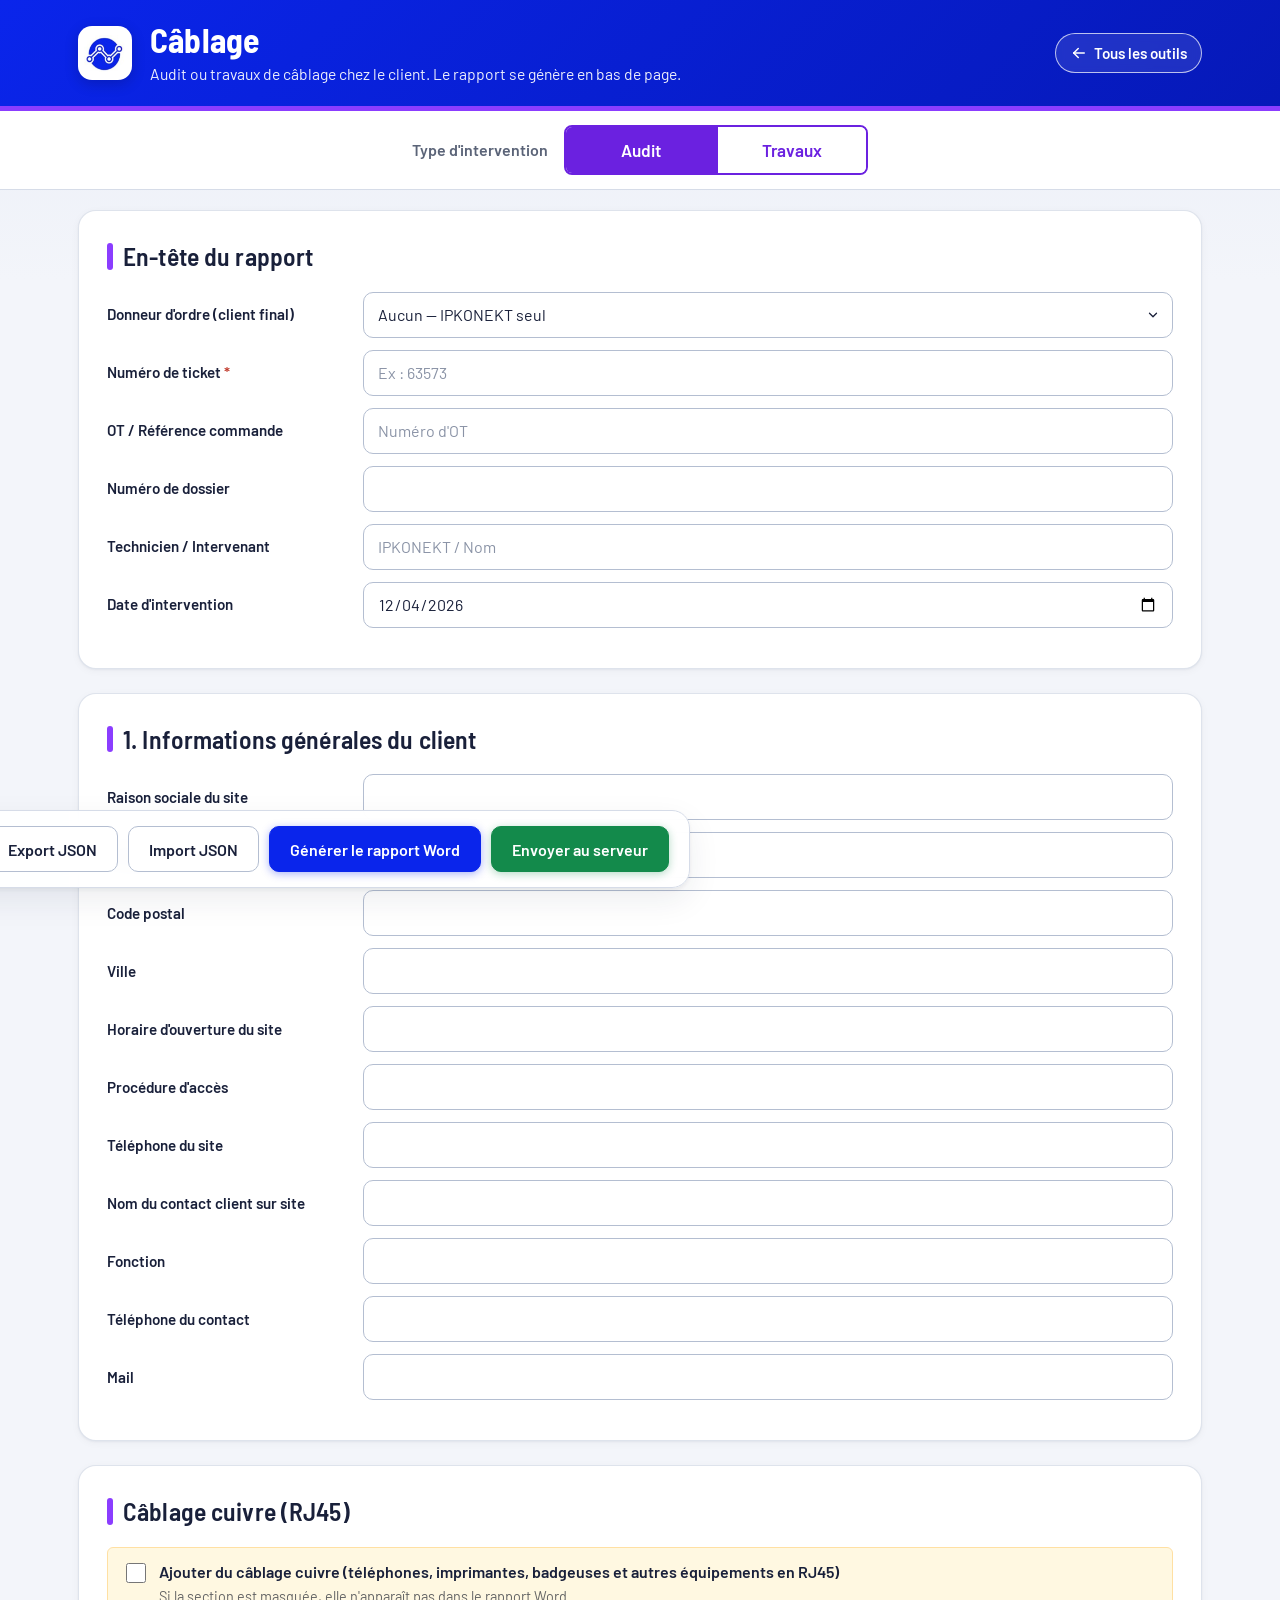
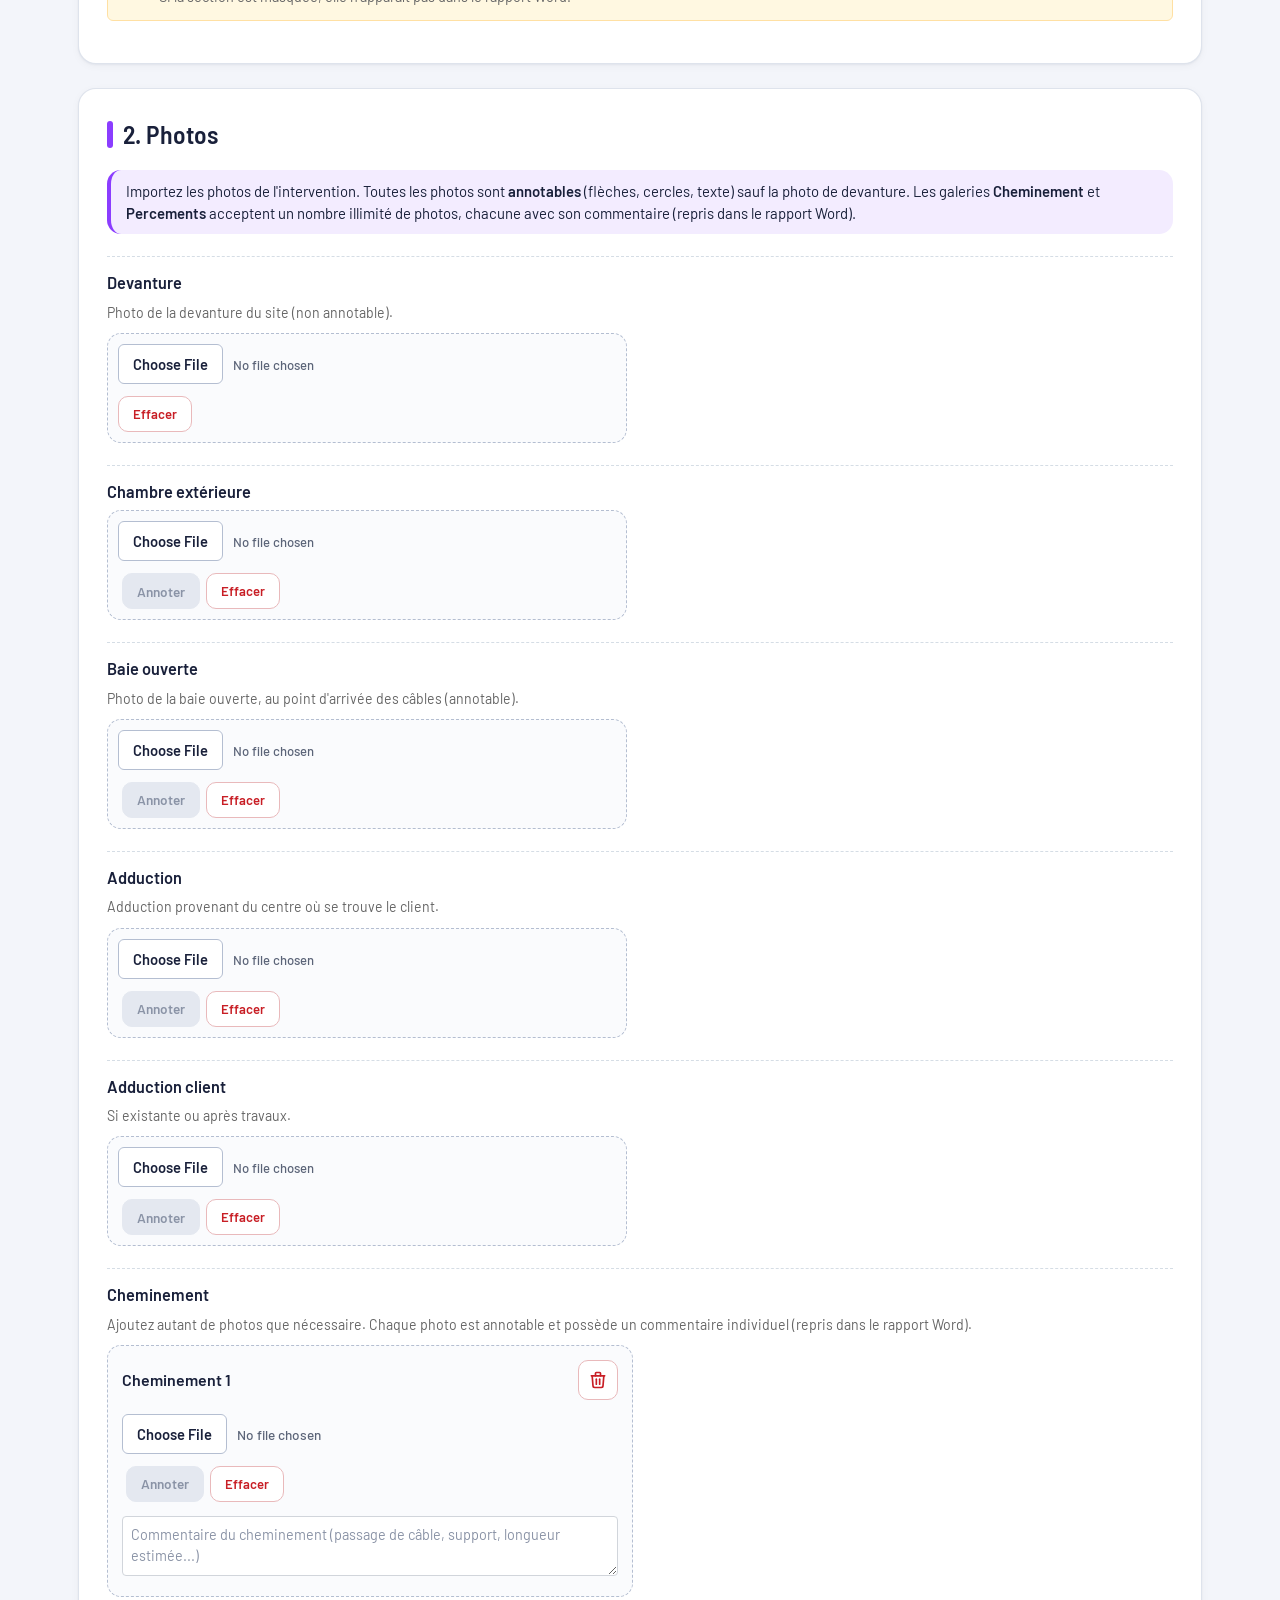
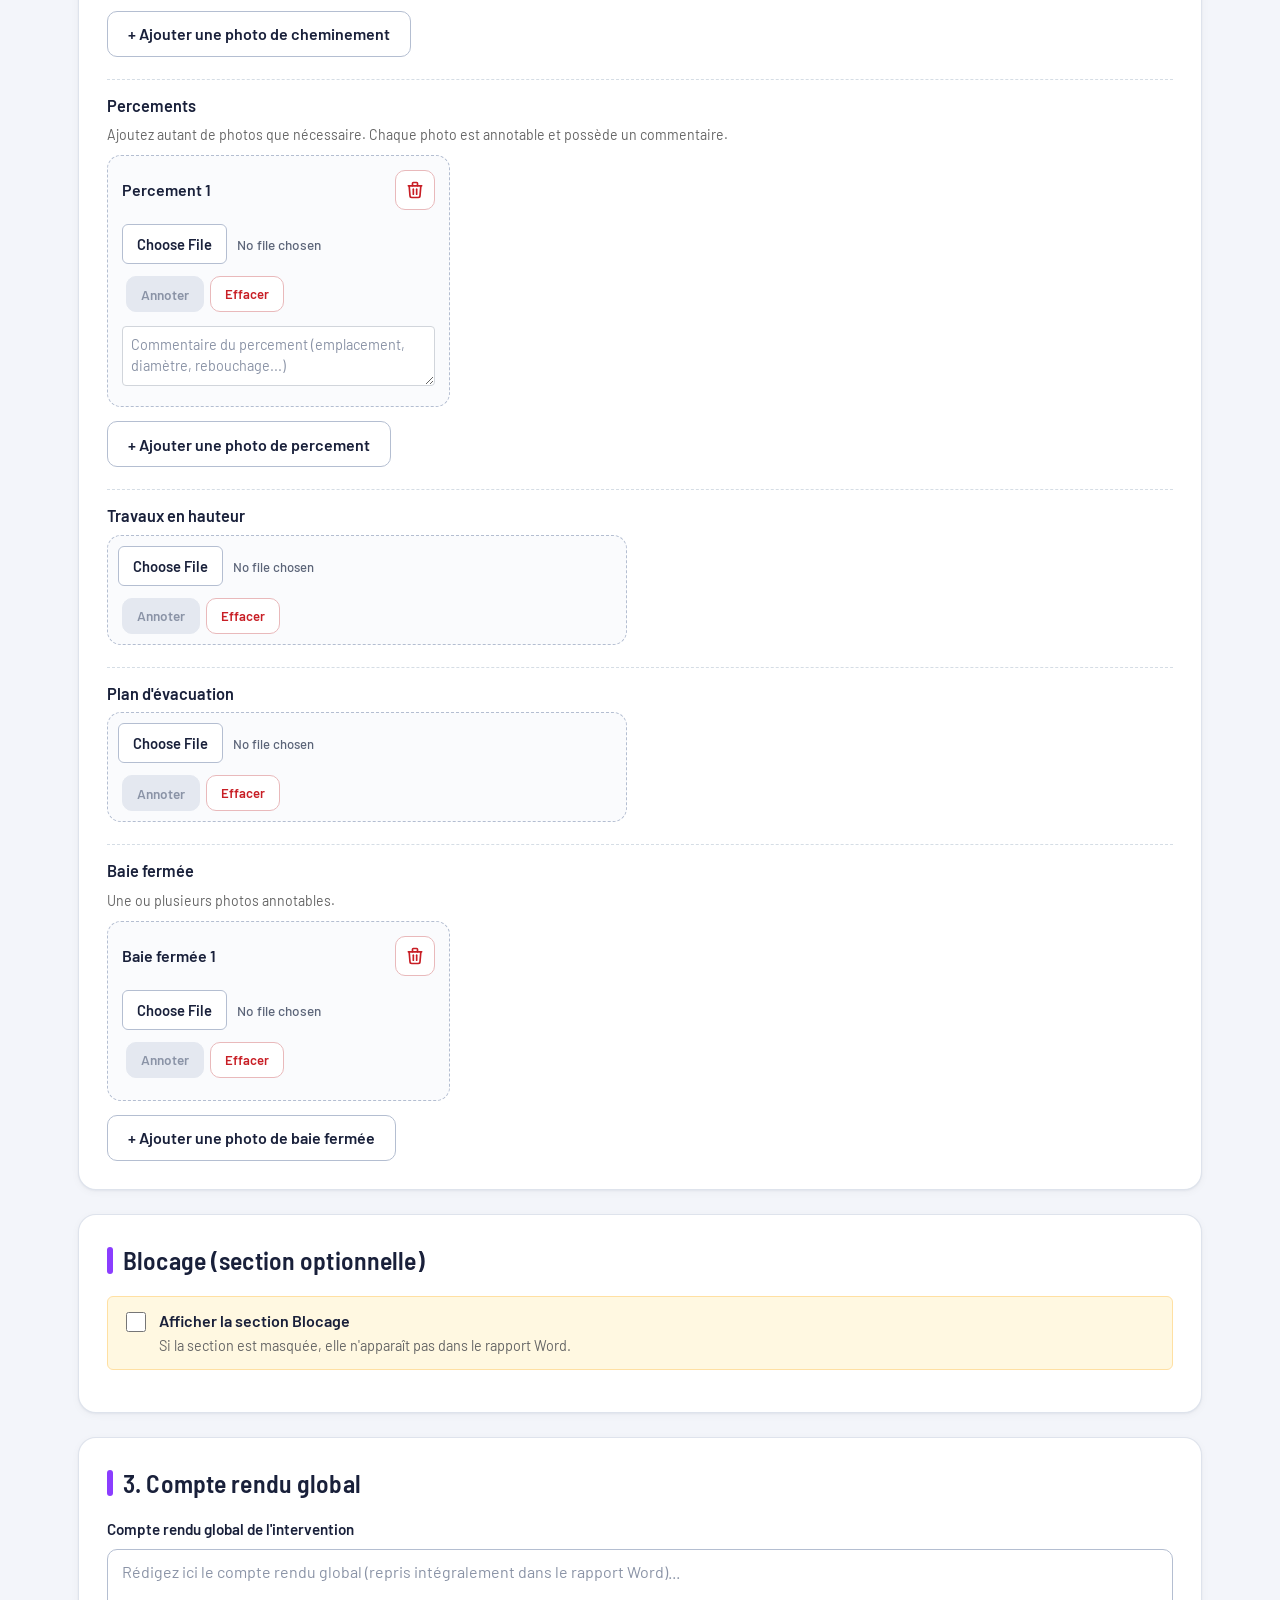
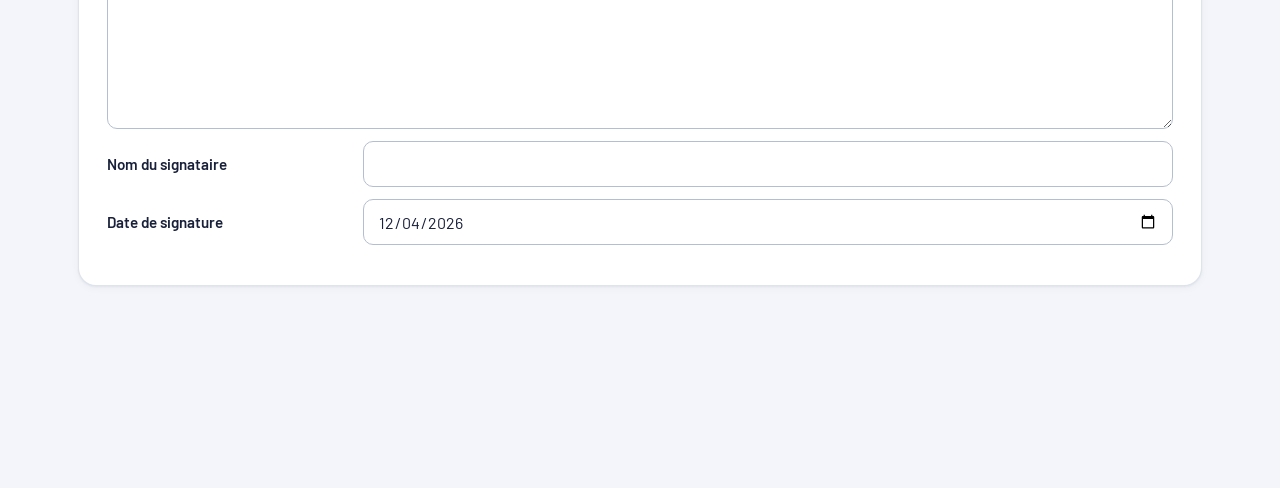
<file: cablage/index.html>
<!DOCTYPE html>
<html lang="fr" data-tool="cablage">
<head>
    <meta charset="UTF-8">
    <meta name="viewport" content="width=device-width, initial-scale=1.0, user-scalable=yes">
    <title>Câblage | IPKONEKT</title>
    <script>
        function loadWithFallback(localSrc, fallbackSrc, globalCheck) {
            return new Promise((resolve) => {
                const tryLoad = (src, isFallback) => {
                    const s = document.createElement("script");
                    s.src = src;
                    s.onload = () => {
                        if (typeof window[globalCheck] !== "undefined") resolve(true);
                        else if (!isFallback) tryLoad(fallbackSrc, true);
                        else resolve(false);
                    };
                    s.onerror = () => {
                        if (!isFallback) tryLoad(fallbackSrc, true);
                        else resolve(false);
                    };
                    document.head.appendChild(s);
                };
                tryLoad(localSrc, false);
            });
        }
        window.__libsLoaded = Promise.all([
            loadWithFallback("docx.umd.js", "https://unpkg.com/docx@8.5.0/build/index.umd.js", "docx"),
            loadWithFallback("FileSaver.min.js", "https://unpkg.com/file-saver@2.0.5/dist/FileSaver.min.js", "saveAs")
        ]);
    </script>
    <style>
        * {
            box-sizing: border-box;
        }
        html {
            -webkit-text-size-adjust: 100%;
            text-size-adjust: 100%;
        }
        body {
            font-family: 'Segoe UI', Tahoma, sans-serif;
            margin: 0;
            background: var(--paper);
            color: #222;
            -webkit-tap-highlight-color: rgba(46, 117, 182, 0.2);
        }
        header {
            background: linear-gradient(135deg, var(--ink) 0%, var(--accent-ink) 100%);
            color: white;
            padding: 20px 30px;
            box-shadow: 0 2px 8px rgba(0, 0, 0, 0.1);
        }
        header h1 {
            margin: 0;
            font-size: 1.5rem;
        }
        header p {
            margin: 5px 0 0 0;
            opacity: 0.9;
            font-size: 0.9rem;
        }
        .container {
            max-width: 1100px;
            margin: 20px auto;
            padding: 0 20px 60px 20px;
        }
        .section {
            background: white;
            border-radius: 8px;
            padding: 25px;
            margin-bottom: 20px;
            box-shadow: 0 1px 4px rgba(0, 0, 0, 0.05);
        }
        .section h2 {
            color: var(--ink);
            border-bottom: 2px solid var(--accent-ink);
            padding-bottom: 8px;
            margin-top: 0;
            font-size: 1.2rem;
        }
        .section h3 {
            color: var(--accent-ink);
            font-size: 1rem;
            font-style: italic;
            margin-top: 20px;
        }
        .field-row {
            display: grid;
            grid-template-columns: 220px 1fr;
            gap: 12px;
            margin-bottom: 12px;
            align-items: center;
        }
        .field-row.full {
            grid-template-columns: 1fr;
        }
        .field-row label {
            font-weight: 600;
            color: #333;
            font-size: 0.9rem;
        }
        input[type="text"],
        input[type="date"],
        input[type="time"],
        input[type="number"],
        input[type="email"],
        textarea,
        select {
            width: 100%;
            padding: 10px 12px;
            border: 1px solid #ccc;
            border-radius: 4px;
            font-family: inherit;
            font-size: 16px; /* >=16px évite le zoom auto sur iOS */
            min-height: 44px; /* WCAG 2.5.5 cible tactile */
            -webkit-appearance: none;
            appearance: none;
            background: #fff;
        }
        select {
            background-image: url("data:image/svg+xml;charset=UTF-8,%3csvg xmlns='http://www.w3.org/2000/svg' width='12' height='8' viewBox='0 0 12 8'%3e%3cpath fill='%231f4e79' d='M6 8L0 0h12z'/%3e%3c/svg%3e");
            background-repeat: no-repeat;
            background-position: right 12px center;
            padding-right: 32px;
        }
        input:focus,
        textarea:focus,
        select:focus {
            outline: none;
            border-color: var(--accent-ink);
            box-shadow: 0 0 0 2px rgba(46, 117, 182, 0.2);
        }
        textarea {
            min-height: 70px;
            resize: vertical;
        }
        .checkbox-group {
            display: flex;
            flex-wrap: wrap;
            gap: 12px;
        }
        .checkbox-group label {
            display: flex;
            align-items: center;
            gap: 8px;
            font-weight: normal;
            cursor: pointer;
            padding: 10px 14px;
            background: #f8fafc;
            border: 1px solid #e0e6ed;
            border-radius: 4px;
            font-size: 0.95rem;
            min-height: 44px;
            transition: background 0.15s, border-color 0.15s;
            touch-action: manipulation;
        }
        .checkbox-group label:hover {
            background: var(--accent-tint);
        }
        .checkbox-group label:active {
            background: #dbe7f2;
        }
        .checkbox-group input[type="checkbox"],
        .checkbox-group input[type="radio"] {
            margin: 0;
            cursor: pointer;
            width: 20px;
            height: 20px;
            flex-shrink: 0;
        }
        .photo-upload {
            border: 2px dashed #c0d0e0;
            border-radius: 6px;
            padding: 12px;
            background: #fafcfe;
            margin-bottom: 10px;
        }
        .photo-upload-label {
            font-weight: 600;
            color: var(--ink);
            margin-bottom: 8px;
            display: flex;
            align-items: center;
            gap: 8px;
            flex-wrap: wrap;
        }
        .photo-preview {
            margin-top: 8px;
            max-width: 100%;
            height: auto;
            border-radius: 4px;
            border: 1px solid #ddd;
            display: none;
        }
        .photo-preview.shown {
            display: block;
        }
        .photo-grid {
            display: grid;
            grid-template-columns: 1fr 1fr;
            gap: 15px;
        }
        @media (max-width: 700px) {
            .photo-grid {
                grid-template-columns: 1fr !important;
            }
            .field-row {
                grid-template-columns: 1fr !important;
            }
        }
        .actions {
            position: sticky;
            bottom: 0;
            background: white;
            padding: 15px 20px;
            padding-bottom: calc(15px + env(safe-area-inset-bottom, 0px));
            border-top: 2px solid var(--accent-ink);
            box-shadow: 0 -2px 10px rgba(0, 0, 0, 0.1);
            display: flex;
            gap: 10px;
            justify-content: flex-end;
            flex-wrap: wrap;
            z-index: 10;
        }
        button {
            padding: 12px 24px;
            border: none;
            border-radius: 6px;
            font-size: 1rem;
            font-weight: 600;
            cursor: pointer;
            transition: all 0.15s;
            touch-action: manipulation;
            min-height: 44px;
        }
        button:active {
            transform: scale(0.97);
        }
        .btn-primary {
            background: var(--accent-ink);
            color: white;
        }
        .btn-primary:hover {
            background: var(--ink);
        }
        .btn-secondary {
            background: #e6e6e6;
            color: #333;
        }
        .btn-secondary:hover {
            background: #ccc;
        }
        /* État désactivé : verrouille les boutons quand la validation n'est pas atteinte */
        .btn-primary:disabled,
        .btn-secondary:disabled,
        .btn-primary[disabled],
        .btn-secondary[disabled] {
            background: #d0d0d0 !important;
            color: #888 !important;
            cursor: not-allowed !important;
            opacity: 0.6;
            pointer-events: none;
        }
        /* Bandeau de validation : variantes selon état */
        #validationBanner.banner-error {
            background: #fdecea;
            border: 1px solid #f5c2c0;
            color: #8a1f1c;
        }
        #validationBanner.banner-ok {
            background: #e7f6ec;
            border: 1px solid #b5e0c1;
            color: #1f6638;
        }
        #validationBanner .vb-title {
            font-weight: 600;
            margin-bottom: 4px;
        }
        #validationBanner ul {
            margin: 4px 0 0 20px;
            padding: 0;
            font-size: 0.9em;
        }
        .info-box {
            background: #fff8e6;
            border-left: 4px solid #f0ad4e;
            padding: 10px 15px;
            margin: 12px 0;
            border-radius: 4px;
            font-size: 0.88rem;
        }
        .clear-photo {
            background: #d9534f;
            color: white;
            border: none;
            padding: 8px 14px;
            border-radius: 4px;
            font-size: 0.85rem;
            cursor: pointer;
            margin-left: 4px;
            min-height: 36px;
            font-weight: 600;
            touch-action: manipulation;
            transition: background 0.15s;
        }
        .clear-photo:hover {
            background: #c9302c;
        }
        .clear-photo:active {
            transform: scale(0.97);
        }
        .annotate-btn {
            background: #5cb85c;
            color: white;
            border: none;
            padding: 8px 14px;
            border-radius: 4px;
            font-size: 0.85rem;
            cursor: pointer;
            margin-left: 4px;
            font-weight: 600;
            min-height: 36px;
            touch-action: manipulation;
            transition: background 0.15s;
        }
        .annotate-btn:hover {
            background: #4cae4c;
        }
        .annotate-btn:active {
            transform: scale(0.97);
        }
        .annotate-btn:disabled {
            background: #aaa;
            cursor: not-allowed;
            transform: none;
        }
        .photo-item {
            display: flex;
            flex-direction: column;
        }
        .status {
            margin-top: 10px;
            padding: 10px;
            border-radius: 4px;
            font-size: 0.9rem;
        }
        .status.loading {
            background: #d9edf7;
            color: #31708f;
        }
        .status.success {
            background: #dff0d8;
            color: #3c763d;
        }
        .status.error {
            background: #f2dede;
            color: #a94442;
        }
        /* ---- Editor overlay ---- */
        .editor-overlay {
            display: none;
            position: fixed;
            top: 0;
            left: 0;
            right: 0;
            bottom: 0;
            background: rgba(0, 0, 0, 0.75);
            z-index: 1000;
            justify-content: center;
            align-items: center;
        }
        .editor-overlay.shown {
            display: flex;
        }
        .editor-modal {
            background: var(--paper);
            border-radius: 8px;
            width: min(95vw, 1200px);
            height: min(95vh, 850px);
            display: flex;
            flex-direction: column;
            overflow: hidden;
            box-shadow: 0 10px 40px rgba(0, 0, 0, 0.3);
        }
        .editor-header {
            background: var(--ink);
            color: white;
            padding: 12px 20px;
            display: flex;
            justify-content: space-between;
            align-items: center;
        }
        .editor-header h2 {
            margin: 0;
            font-size: 1.1rem;
        }
        .editor-close {
            background: transparent;
            border: 1px solid white;
            color: white;
            padding: 8px 16px;
            border-radius: 4px;
            cursor: pointer;
            font-size: 0.9rem;
            min-height: 36px;
            touch-action: manipulation;
            transition: background 0.15s;
        }
        .editor-close:hover {
            background: rgba(255, 255, 255, 0.15);
        }
        .editor-close:active {
            transform: scale(0.97);
        }
        .editor-body {
            flex: 1;
            display: flex;
            overflow: hidden;
            min-height: 0;
        }
        .editor-toolbar {
            width: 220px;
            background: #fff;
            border-right: 1px solid #ddd;
            padding: 12px;
            overflow-y: auto;
            -webkit-overflow-scrolling: touch;
            flex-shrink: 0;
        }
        .editor-toolbar h3 {
            margin: 0 0 8px 0;
            font-size: 0.85rem;
            color: var(--ink);
            text-transform: uppercase;
            letter-spacing: 0.5px;
        }
        .editor-toolbar .tool-group {
            margin-bottom: 18px;
            padding-bottom: 12px;
            border-bottom: 1px solid #eee;
        }
        .tool-btn {
            display: flex;
            align-items: center;
            gap: 8px;
            width: 100%;
            background: #f8fafc;
            border: 1px solid #d0dae5;
            padding: 8px 10px;
            border-radius: 4px;
            cursor: pointer;
            font-size: 0.85rem;
            margin-bottom: 6px;
            color: var(--ink);
            text-align: left;
            font-weight: 600;
            touch-action: manipulation;
        }
        .tool-btn:hover {
            background: var(--accent-tint);
            border-color: var(--accent-ink);
        }
        .tool-btn img {
            width: 28px;
            height: 28px;
            object-fit: contain;
        }
        .editor-canvas-wrap {
            flex: 1;
            position: relative;
            background: #cfd8e3;
            overflow: auto;
            -webkit-overflow-scrolling: touch;
            display: flex;
            justify-content: center;
            align-items: center;
            padding: 20px;
            touch-action: pan-x pan-y;
        }
        .editor-stage {
            position: relative;
            background: #fff;
            box-shadow: 0 2px 12px rgba(0, 0, 0, 0.2);
            transform-origin: center;
            max-width: 100%;
            max-height: 100%;
        }
        .editor-stage img.bg-photo {
            display: block;
            max-width: 100%;
            user-select: none;
            pointer-events: none;
            width: 100%;
            height: auto;
        }
        .editor-element {
            position: absolute;
            cursor: grab;
            user-select: none;
            touch-action: none;
        }
        .editor-element.selected {
            outline: 2px dashed var(--accent-ink);
            outline-offset: 2px;
        }
        .editor-element img {
            width: 100%;
            height: 100%;
            pointer-events: none;
            user-select: none;
            -webkit-user-drag: none;
            display: block;
        }
        .editor-element.text-element {
            padding: 2px 6px;
            white-space: nowrap;
            line-height: 1;
        }
        .editor-element.measure-point {
            width: 0;
            height: 0;
            pointer-events: none;
        }
        .editor-element.measure-point .point-label {
            position: absolute;
            background: rgba(255, 255, 255, 0.9);
            padding: 2px 8px;
            border-radius: 4px;
            font-size: 12px;
            font-weight: bold;
            border: 1px solid #666;
            pointer-events: none;
            white-space: nowrap;
            transform: translate(-50%, -150%);
        }
        .handle {
            position: absolute;
            width: 14px;
            height: 14px;
            background: #fff;
            border: 2px solid var(--accent-ink);
            border-radius: 50%;
            z-index: 10;
            touch-action: none; /* Empêche le pan/zoom natif lors du drag */
        }
        /* Zone de capture invisible plus large autour de chaque poignée pour le tactile */
        .handle::after {
            content: '';
            position: absolute;
            top: -10px;
            left: -10px;
            right: -10px;
            bottom: -10px;
            border-radius: 50%;
        }
        .handle.resize {
            bottom: -7px;
            right: -7px;
            cursor: se-resize;
        }
        .handle.rotate {
            top: -22px;
            left: 50%;
            transform: translateX(-50%);
            cursor: grab;
            background: #f0ad4e;
            border-color: #c77700;
        }
        .handle.delete {
            top: -7px;
            right: -7px;
            background: #d9534f;
            border-color: #a82c2c;
            color: #fff;
            font-size: 12px;
            line-height: 10px;
            text-align: center;
            cursor: pointer;
            font-weight: bold;
        }
        .editor-footer {
            background: #fff;
            padding: 12px 20px;
            padding-bottom: calc(12px + env(safe-area-inset-bottom, 0px));
            border-top: 1px solid #ddd;
            display: flex;
            justify-content: space-between;
            align-items: center;
            gap: 10px;
            flex-wrap: wrap;
        }
        .editor-footer > div {
            display: flex;
            gap: 8px;
            flex-wrap: wrap;
        }
        .editor-footer .hint {
            color: #777;
            font-size: 0.82rem;
            font-style: italic;
        }
        .text-controls {
            display: flex;
            flex-direction: column;
            gap: 6px;
            margin-top: 6px;
        }
        .text-controls input[type="text"] {
            font-size: 0.85rem;
            padding: 6px;
        }
        .text-controls .row {
            display: flex;
            gap: 6px;
            align-items: center;
        }
        .text-controls label {
            font-size: 0.78rem;
            color: #555;
        }
        .text-controls select,
        .text-controls input[type="color"],
        .text-controls input[type="number"] {
            width: 100%;
            padding: 4px;
            font-size: 0.82rem;
            border: 1px solid #ccc;
            border-radius: 3px;
        }
        .text-controls input[type="color"] {
            padding: 1px;
            height: 28px;
        }
        .style-preview {
            padding: 6px 8px;
            background: #fafafa;
            border: 1px dashed #ccc;
            border-radius: 4px;
            text-align: center;
            margin-top: 4px;
            min-height: 30px;
        }
        .swatch-row {
            display: grid;
            grid-template-columns: repeat(6, 1fr);
            gap: 3px;
        }
        .swatch {
            height: 22px;
            border-radius: 3px;
            cursor: pointer;
            border: 1px solid rgba(0, 0, 0, 0.2);
        }
        .swatch:hover {
            transform: scale(1.1);
        }
        .arrow-controls {
            display: flex;
            flex-direction: column;
            gap: 6px;
            margin-top: 6px;
        }
        .arrow-controls .row {
            display: flex;
            gap: 6px;
            align-items: center;
        }
        .arrow-controls label {
            font-size: 0.78rem;
            color: #555;
            flex: 1;
        }
        .arrow-controls input[type="number"],
        .arrow-controls input[type="color"] {
            width: 100%;
            padding: 4px;
            font-size: 0.82rem;
            border: 1px solid #ccc;
            border-radius: 3px;
        }
        .arrow-controls input[type="color"] {
            padding: 1px;
            height: 28px;
        }
        .selection-panel {
            display: none;
            background: #fff8e6;
            border: 1px solid #f0ad4e;
            border-radius: 4px;
            padding: 8px;
            margin-bottom: 12px;
        }
        .selection-panel h3 {
            margin: 0 0 6px 0 !important;
            color: #b8860b !important;
        }
        .flip-buttons {
            display: flex;
            gap: 6px;
        }
        .flip-btn {
            flex: 1;
            padding: 8px 6px;
            background: #fff;
            border: 1px solid #d0dae5;
            border-radius: 4px;
            cursor: pointer;
            font-size: 0.82rem;
            color: var(--ink);
            font-weight: 600;
            display: flex;
            align-items: center;
            justify-content: center;
            gap: 4px;
            touch-action: manipulation;
        }
        .flip-btn:hover {
            background: var(--accent-tint);
            border-color: var(--accent-ink);
        }
        .flip-btn.active {
            background: var(--accent-ink);
            color: #fff;
            border-color: var(--ink);
        }
        .flip-btn svg {
            width: 18px;
            height: 18px;
        }
        .handle.arrow-end {
            width: 16px;
            height: 16px;
            border-radius: 4px;
            cursor: move;
        }
        .handle.arrow-delete {
            cursor: pointer;
        }
        .editor-element.arrow-element {
            pointer-events: none;
        }
        .editor-element.arrow-element svg {
            pointer-events: none;
        }
        .editor-element.arrow-element .handle {
            pointer-events: auto;
        }
        .measure-point-label {
            position: absolute;
            transform: translate(-50%, -150%);
            background: rgba(255, 255, 255, 0.9);
            padding: 2px 6px;
            border-radius: 4px;
            font-weight: bold;
            font-size: 12px;
            white-space: nowrap;
            border: 1px solid #666;
            pointer-events: none;
        }
        .color-dot {
            position: absolute;
            border-radius: 50%;
            pointer-events: none;
            transform: translate(-50%, -50%);
            box-shadow: 0 0 20px rgba(0, 0, 0, 0.3);
        }
        @media (max-width: 700px) {
            .editor-body {
                flex-direction: column;
            }
            .editor-toolbar {
                width: 100%;
                max-height: 40%;
                overflow-y: auto;
                border-right: none;
                border-bottom: 1px solid #ddd;
                padding: 8px;
            }
            .editor-canvas-wrap {
                /* prend la place restante sous la barre d'outils (plus de débordement sous le pied) */
                flex: 1 1 auto;
                height: auto;
                min-height: 0;
            }
            .tool-btn {
                padding: 12px 8px;
                font-size: 0.9rem;
                min-height: 44px;
            }
            .tool-btn img {
                width: 32px;
                height: 32px;
            }
            /* Poignées d'éditeur agrandies pour le tactile */
            .handle {
                width: 28px;
                height: 28px;
                border-width: 3px;
            }
            .handle.resize {
                bottom: -14px;
                right: -14px;
            }
            .handle.rotate {
                top: -36px;
                width: 28px;
                height: 28px;
            }
            .handle.delete {
                top: -14px;
                right: -14px;
                width: 28px;
                height: 28px;
                font-size: 18px;
                line-height: 22px;
            }
            .handle.arrow-end {
                width: 28px;
                height: 28px;
            }
            .selection-panel .flip-btn {
                padding: 12px 6px;
                font-size: 0.9rem;
                min-height: 44px;
            }
            .editor-element.text-element {
                white-space: normal;
                word-break: break-word;
                max-width: 90%;
            }
            /* Plan d'évacuation : points plus gros pour le tactile */
            .evac-point {
                min-width: 40px;
                min-height: 40px;
            }
            .evac-core {
                width: 20px;
                height: 20px;
            }
            .evac-resize, .evac-del {
                width: 28px;
                height: 28px;
                font-size: 14px;
            }
            .evac-pin {
                font-size: 0.78rem;
                white-space: normal;
                max-width: 130px;
                transform: translate(8%, -130%);
            }
            /* Compte rendu : layout en colonne sur mobile */
            .cr-item {
                flex-direction: column;
                align-items: flex-start;
            }
            .cr-item-main {
                width: 100%;
            }
            .cr-item-extras {
                width: 100%;
                justify-content: flex-start;
            }
            .cr-status-radios, .cr-loc-radios {
                justify-content: flex-start;
                flex-wrap: wrap;
                width: 100%;
            }
            .cr-status-radios label, .cr-loc-radios label {
                padding: 10px 14px;
                font-size: 0.9rem;
                min-height: 40px;
                display: flex;
                align-items: center;
            }
            .cr-item-main label {
                font-size: 1rem;
                padding: 6px 0;
            }
            .cr-item-main input[type="checkbox"] {
                width: 24px;
                height: 24px;
            }
            /* Dual métrage : input plus accessibles */
            .cr-dual-metrage input {
                width: 70px;
                min-height: 36px;
                font-size: 0.9rem;
            }
            .cr-qty-input {
                width: 90px;
                min-height: 36px;
                font-size: 0.95rem;
            }
            /* Boutons de suppression plus tactiles */
            .btn-delete {
                padding: 8px 14px;
                min-height: 40px;
                font-size: 0.9rem;
            }
            /* Section padding réduit */
            .section {
                padding: 18px 16px;
            }
            .container {
                padding: 0 12px 60px 12px;
            }
            /* Header plus compact */
            header {
                padding: 16px 18px;
            }
            header h1 {
                font-size: 1.15rem;
            }
            /* Mode selector adaptatif */
            .mode-buttons {
                flex-direction: column;
                gap: 10px;
            }
            .mode-btn {
                width: 100%;
                padding: 14px 20px;
                min-width: 0;
            }
        }
        /* Très petits écrans (smartphones) */
        @media (max-width: 480px) {
            header h1 {
                font-size: 1rem;
            }
            header p {
                font-size: 0.8rem;
            }
            .section {
                padding: 14px 12px;
            }
            .section h2 {
                font-size: 1.05rem;
            }
            .field-row {
                gap: 6px;
            }
            .field-row label {
                margin-bottom: 2px;
                font-size: 0.92rem;
            }
            .mp-analysis {
                flex-direction: column;
                align-items: flex-start;
            }
            /* Empile la barre d'action : boutons pleine largeur */
            .actions {
                position: static;
                box-shadow: none;
                flex-direction: column-reverse;
                padding: 12px;
            }
            .actions button {
                width: 100%;
            }
            /* Editor footer : boutons pleine largeur */
            .editor-footer {
                flex-direction: column;
                align-items: stretch;
            }
            .editor-footer .hint {
                text-align: center;
                margin-bottom: 4px;
            }
            .editor-footer > div {
                width: 100%;
            }
            .editor-footer > div button {
                flex: 1;
            }
        }
        .evacuation-upload-area {
            border: 2px dashed var(--accent-ink);
            border-radius: 6px;
            padding: 20px;
            text-align: center;
            background: #f8fafc;
            cursor: pointer;
            min-height: 150px;
            display: flex;
            flex-direction: column;
            justify-content: center;
            align-items: center;
            color: var(--accent-ink);
        }
        .evacuation-upload-area:hover {
            background: var(--accent-tint);
        }
        .evacuation-upload-area input[type="file"] {
            display: none;
        }
        .evac-stage-wrap {
            position: relative;
            display: inline-block;
            max-width: 100%;
        }
        .evac-stage-wrap img {
            max-width: 100%;
            display: block;
        }
        .ref-table {
            width: 100%;
            border-collapse: collapse;
            margin-top: 10px;
        }
        .ref-table th,
        .ref-table td {
            border: 1px solid #ccc;
            padding: 8px;
            text-align: center;
        }
        .ref-table th {
            background: var(--accent-ink);
            color: white;
        }
        .ref-table td {
            background: #fafafa;
        }
        .radio-quality-badge {
            display: inline-block;
            padding: 2px 8px;
            border-radius: 12px;
            font-weight: bold;
            color: white;
            font-size: 0.8rem;
        }
        .badge-green {
            background: #28a745;
        }
        .badge-blue {
            background: #007bff;
        }
        .badge-orange {
            background: #fd7e14;
        }
        .badge-red {
            background: #dc3545;
        }
        .badge-dark {
            background: #6c757d;
        }
        .auto-analysis-box {
            background: #f8f9fa;
            border: 1px solid #dee2e6;
            border-radius: 6px;
            padding: 12px;
            margin: 10px 0;
        }
        .small-input {
            width: 80px;
            display: inline-block;
        }

        /* ============ NOUVEAUX COMPOSANTS (Style Starlink) ============ */

        /* --- Matrice d'interprétation RSRP × SNR --- */
        .quality-matrix-wrapper {
            overflow-x: auto;
            -webkit-overflow-scrolling: touch;
            margin: 14px 0 18px;
            border-radius: 6px;
        }
        .quality-matrix {
            width: 100%;
            min-width: 520px; /* Force le scroll horizontal sur mobile au lieu d'écraser */
            border-collapse: separate;
            border-spacing: 0;
            font-size: 0.85rem;
            background: white;
            border-radius: 6px;
            overflow: hidden;
            box-shadow: 0 1px 3px rgba(0,0,0,0.06);
        }
        .quality-matrix th,
        .quality-matrix td {
            padding: 10px 8px;
            text-align: center;
            border-bottom: 1px solid #eef2f7;
        }
        .quality-matrix thead th {
            background: #f8fafc;
            color: var(--accent-ink);
            font-weight: 700;
            font-size: 0.85rem;
            border-bottom: 2px solid #cfdce9;
        }
        .quality-matrix tbody th {
            text-align: left;
            background: #f8fafc;
            color: var(--ink);
            font-weight: 600;
            padding-left: 14px;
            border-right: 1px solid #e6ecf2;
            white-space: nowrap;
        }
        .quality-matrix tbody th em {
            color: #6b7280;
            font-weight: 400;
        }
        .q-pill {
            display: inline-block;
            padding: 5px 14px;
            border-radius: 999px;
            color: white;
            font-weight: 600;
            font-size: 0.78rem;
            min-width: 92px;
            text-align: center;
        }
        .q-green  { background: #16a34a; }
        .q-orange { background: #f59e0b; }
        .q-gray   { background: #6b7280; }
        .q-red    { background: #dc2626; }

        .matrix-caption {
            color: #6b7280;
            font-size: 0.85rem;
            margin: 4px 0 0;
        }
        .matrix-title {
            display: flex;
            align-items: center;
            gap: 8px;
            color: var(--ink);
            font-weight: 600;
            margin-top: 18px;
            margin-bottom: 4px;
            font-size: 1rem;
        }
        .matrix-title::before {
            content: "📊";
        }

        /* --- Bloc d'un point de mesure --- */
        .measure-point-group {
            background: #fafcfe;
            border: 1px solid #d8e2ec;
            border-radius: 8px;
            padding: 16px;
            margin-top: 14px;
            position: relative;
        }
        .mp-header {
            display: flex;
            justify-content: space-between;
            align-items: center;
            margin-bottom: 10px;
            padding-bottom: 8px;
            border-bottom: 1px solid #e6ecf2;
        }
        .mp-header h4 {
            margin: 0;
            color: var(--ink);
            font-size: 1rem;
        }
        .btn-delete {
            background: transparent;
            border: 1px solid #f5b1b1;
            color: #c53030;
            padding: 8px 14px;
            border-radius: 4px;
            font-size: 0.88rem;
            cursor: pointer;
            font-weight: 600;
            min-height: 36px;
            touch-action: manipulation;
            transition: background 0.15s;
        }
        .btn-delete:hover {
            background: #ffe5e5;
        }
        .btn-delete:active {
            transform: scale(0.97);
        }
        .mp-field {
            width: 100%;
            margin-bottom: 12px;
            padding: 10px 12px;
            border: 1px solid #ccc;
            border-radius: 4px;
            font-size: 16px; /* Anti-zoom iOS */
            min-height: 44px;
        }
        .mp-photos {
            display: grid;
            grid-template-columns: 1fr 1fr;
            gap: 12px;
            margin-bottom: 14px;
        }
        @media (max-width: 700px) {
            .mp-photos { grid-template-columns: 1fr; }
        }
        .mp-photo-block {
            background: white;
            border: 1px dashed #c0d0e0;
            border-radius: 6px;
            padding: 10px;
        }
        .mp-photo-label {
            display: block;
            font-weight: 600;
            color: var(--ink);
            margin-bottom: 6px;
            font-size: 0.88rem;
        }
        .mp-photo-block input[type="file"] {
            margin-bottom: 6px;
            font-size: 0.82rem;
        }
        .mp-photo-actions {
            display: flex;
            gap: 6px;
            flex-wrap: wrap;
            margin-top: 6px;
        }
        /* --- MOD 2 : retour visuel de la lecture automatique (OCR) --- */
        .mp-photo-hint {
            font-weight: 400;
            color: #6b7c8f;
            font-size: 0.78rem;
        }
        .ocr-status {
            margin-top: 6px;
            font-size: 0.8rem;
            line-height: 1.3;
        }
        .ocr-status[data-state="working"] { color: var(--accent-ink); }
        .ocr-status[data-state="ok"]      { color: #166534; }
        .ocr-status[data-state="warn"]    { color: #8a6d1f; }
        /* Surlignage temporaire d'un champ pré-rempli par l'OCR */
        @keyframes ocrFlash {
            0%   { background: #fff7cc; }
            100% { background: #ffffff; }
        }
        .ocr-filled {
            animation: ocrFlash 2.5s ease-out;
            border-color: #e0b400 !important;
        }
        .clear-btn {
            background: #dc3545;
            color: white;
            border: none;
            padding: 8px 14px;
            border-radius: 4px;
            font-size: 0.82rem;
            cursor: pointer;
            font-weight: 600;
            min-height: 36px;
            touch-action: manipulation;
            transition: background 0.15s;
        }
        .clear-btn:hover { background: #b02a37; }
        .clear-btn:active { transform: scale(0.97); }

        /* --- Grille des mesures (RSRP / RSRQ / SNR / Down / Up / Bande) --- */
        .mp-measures {
            display: grid;
            grid-template-columns: repeat(3, 1fr);
            gap: 10px;
            background: white;
            padding: 12px;
            border-radius: 6px;
            border: 1px solid #e6ecf2;
        }
        @media (max-width: 700px) {
            .mp-measures { grid-template-columns: 1fr 1fr; }
        }
        .mp-measure-cell {
            display: flex;
            flex-direction: column;
            gap: 4px;
        }
        .mp-measure-cell label {
            font-size: 0.78rem;
            font-weight: 600;
            color: #374151;
        }
        .mp-measure-cell label .unit {
            font-weight: 400;
            color: #6b7280;
            font-size: 0.72rem;
        }
        .mp-measure-cell input {
            padding: 9px 10px;
            border: 1px solid #d1d5db;
            border-radius: 4px;
            font-size: 16px; /* Anti-zoom iOS */
            min-height: 40px;
        }
        .mp-measure-cell input:focus {
            border-color: var(--accent-ink);
            outline: none;
            box-shadow: 0 0 0 2px rgba(46, 117, 182, 0.15);
        }

        /* --- Analyse colorée --- */
        .mp-analysis {
            margin-top: 12px;
            padding: 10px 14px;
            background: white;
            border-radius: 6px;
            border: 1px solid #e6ecf2;
            display: flex;
            align-items: center;
            gap: 10px;
            flex-wrap: wrap;
            font-size: 0.92rem;
        }
        .analysis-result {
            display: inline-block;
            padding: 4px 14px;
            border-radius: 999px;
            background: #e5e7eb;
            color: #374151;
            font-weight: 600;
            font-size: 0.85rem;
        }

        /* --- Cheminement --- */
        .cheminement-item {
            background: #fafcfe;
            border: 1px solid #d8e2ec;
            border-radius: 8px;
            padding: 14px;
            margin: 0;
        }
        #cheminementContainer {
            display: grid;
            grid-template-columns: 1fr 1fr;
            gap: 14px;
            margin-bottom: 14px;
        }
        @media (max-width: 700px) {
            #cheminementContainer { grid-template-columns: 1fr; }
        }
        .chem-header {
            display: flex;
            justify-content: space-between;
            align-items: center;
            color: var(--ink);
            margin-bottom: 8px;
        }
        .cheminement-item input[type="file"] {
            margin: 6px 0;
            font-size: 0.85rem;
        }
        .cheminement-item .photo-preview {
            margin-top: 8px;
        }
        .chem-actions {
            display: flex;
            gap: 6px;
            margin: 6px 0 8px;
        }
        .cheminement-comment {
            width: 100%;
            min-height: 60px;
            padding: 8px;
            border: 1px solid #d1d5db;
            border-radius: 4px;
            font-family: inherit;
            font-size: 0.9rem;
            margin-top: 6px;
            resize: vertical;
        }

        /* --- Plan d'évacuation : points sur le plan --- */
        .evac-stage-wrap {
            position: relative;
            display: inline-block;
            max-width: 100%;
        }
        .evac-point {
            position: absolute;
            transform: translate(-50%, -50%);
            cursor: move;
            z-index: 5;
            user-select: none;
            touch-action: none;
        }
        .evac-halo {
            position: absolute;
            top: 0;
            left: 0;
            width: 100%;
            height: 100%;
            border-radius: 50%;
            background: radial-gradient(circle, rgba(220,38,38,0.55) 0%, rgba(220,38,38,0.25) 40%, rgba(220,38,38,0) 75%);
            pointer-events: none;
        }
        .evac-core {
            position: absolute;
            top: 50%;
            left: 50%;
            transform: translate(-50%, -50%);
            width: 14px;
            height: 14px;
            border-radius: 50%;
            background: #dc2626;
            border: 3px solid white;
            box-shadow: 0 1px 4px rgba(0, 0, 0, 0.45);
            pointer-events: none;
        }
        .evac-resize {
            position: absolute;
            bottom: -4px;
            right: -4px;
            width: 18px;
            height: 18px;
            border-radius: 50%;
            background: white;
            color: var(--ink);
            border: 1.5px solid var(--ink);
            font-size: 11px;
            font-weight: bold;
            display: flex;
            align-items: center;
            justify-content: center;
            cursor: nwse-resize;
            box-shadow: 0 1px 3px rgba(0,0,0,0.3);
            z-index: 2;
        }
        .evac-del {
            position: absolute;
            top: -4px;
            right: -4px;
            width: 18px;
            height: 18px;
            border-radius: 50%;
            background: #dc2626;
            color: white;
            border: 1.5px solid white;
            font-size: 11px;
            font-weight: bold;
            display: flex;
            align-items: center;
            justify-content: center;
            cursor: pointer;
            box-shadow: 0 1px 3px rgba(0,0,0,0.3);
            z-index: 2;
        }
        .evac-del:hover {
            background: #991b1b;
        }

        /* --- Carte d'un plan d'évacuation (multi-plans : un par étage) --- */
        .evac-plan-card {
            border: 1px solid #c9d6e2;
            border-left: 4px solid var(--accent-ink);
            border-radius: 8px;
            padding: 14px 14px 16px;
            margin-top: 14px;
            background: #ffffff;
            box-shadow: 0 1px 3px rgba(0,0,0,0.05);
        }
        .evac-plan-card:first-child {
            margin-top: 0;
        }
        .evac-plan-card-header {
            display: flex;
            align-items: center;
            justify-content: space-between;
            gap: 10px;
            flex-wrap: wrap;
            margin-bottom: 10px;
            padding-bottom: 8px;
            border-bottom: 1px solid #e2e8ee;
        }
        .evac-plan-card-title-wrap {
            display: flex;
            align-items: center;
            gap: 8px;
            flex: 1;
            min-width: 0;
        }
        .evac-plan-card-icon {
            font-size: 1.1rem;
            color: var(--ink);
            flex-shrink: 0;
        }
        .evac-plan-card-title-input {
            flex: 1;
            min-width: 120px;
            padding: 6px 10px;
            font-size: 0.95rem;
            font-weight: 600;
            color: var(--ink);
            border: 1px solid #d8e2ec;
            border-radius: 4px;
            background: #f9fbfd;
        }
        .evac-plan-card-title-input:focus {
            outline: none;
            border-color: var(--accent-ink);
            background: #ffffff;
        }
        .evac-plan-card-remove-btn {
            background: #d9534f;
            color: white;
            border: none;
            border-radius: 4px;
            padding: 6px 12px;
            font-size: 0.85rem;
            font-weight: 600;
            cursor: pointer;
            flex-shrink: 0;
        }
        .evac-plan-card-remove-btn:hover {
            background: #c9302c;
        }
        .evac-plan-card .evacuation-upload-area {
            margin-top: 4px;
        }
        @media (max-width: 700px) {
            .evac-plan-card {
                padding: 10px 10px 14px;
            }
            .evac-plan-card-title-input {
                font-size: 0.9rem;
            }
            .evac-plan-card-remove-btn {
                padding: 5px 10px;
                font-size: 0.8rem;
            }
        }

        /* --- Photo de façade (haut de page) --- */
        .facade-upload {
            border: 2px dashed #c0d0e0;
            border-radius: 6px;
            padding: 14px;
            background: #fafcfe;
            margin-bottom: 16px;
        }
        .facade-upload .photo-upload-label {
            margin-bottom: 8px;
        }
        .facade-upload .photo-preview {
            max-width: 320px;
        }
        .facade-actions {
            display: flex;
            gap: 6px;
            margin-top: 8px;
        }

        /* --- Sous-blocs techno 4G / 5G --- */
        .tech-block {
            border: 1px solid #d8e2ec;
            border-radius: 8px;
            padding: 14px 16px 18px;
            background: #ffffff;
            margin-top: 14px;
        }
        .tech-block[data-tech="4g"] {
            border-left: 4px solid var(--accent-ink);
        }
        .tech-block[data-tech="5g"] {
            border-left: 4px solid #16a34a;
        }
        .tech-header {
            display: flex;
            align-items: center;
            justify-content: space-between;
            margin-bottom: 6px;
        }
        .tech-title {
            margin: 0;
            font-size: 1rem;
            color: var(--ink);
            font-style: normal;
            font-weight: 700;
        }
        .tech-block[data-tech="5g"] .tech-title {
            color: #166534;
        }
        .measure-points-container {
            display: block;
        }

        /* --- MOD 1 : carte d'un NIVEAU / ÉTAGE (contient bloc 4G + bloc 5G) --- */
        .measure-level-card {
            border: 1px solid #c7d6e6;
            border-radius: 10px;
            padding: 14px 16px 18px;
            margin-top: 18px;
            background: #f5f9fd;
            position: relative;
        }
        .measure-level-header {
            display: flex;
            align-items: center;
            justify-content: space-between;
            gap: 10px;
            margin-bottom: 6px;
            padding-bottom: 10px;
            border-bottom: 2px solid #d0dae5;
        }
        .measure-level-title-wrap {
            display: flex;
            align-items: center;
            gap: 8px;
            flex: 1;
            min-width: 0;
        }
        .measure-level-icon { font-size: 1.2rem; }
        .measure-level-title-input {
            flex: 1;
            min-width: 0;
            font-size: 1rem;
            font-weight: 700;
            color: var(--ink);
            padding: 8px 10px;
            border: 1px solid #c7d6e6;
            border-radius: 6px;
            background: #fff;
        }
        .measure-level-remove-btn {
            background: transparent;
            border: 1px solid #f5b1b1;
            color: #c53030;
            padding: 8px 12px;
            border-radius: 4px;
            font-size: 0.82rem;
            font-weight: 600;
            cursor: pointer;
            min-height: 36px;
            white-space: nowrap;
            touch-action: manipulation;
        }
        .measure-level-remove-btn:hover { background: #ffe5e5; }
        @media (max-width: 700px) {
            .measure-level-header { flex-wrap: wrap; }
            .measure-level-remove-btn { width: 100%; }
        }

        /* --- POINT DE MESURE = UN LIEU (4G + 5G empilés) --- */
        .mp-location-card {
            border: 1px solid #cdd9e6;
            border-radius: 9px;
            background: #ffffff;
            padding: 12px 14px 14px;
            margin-top: 14px;
        }
        .mp-location-header {
            display: flex;
            align-items: center;
            gap: 8px;
            margin-bottom: 10px;
        }
        .mp-location-pin { font-size: 1.15rem; flex-shrink: 0; }
        .mp-location-name {
            flex: 1;
            min-width: 0;
            font-weight: 600;
            font-size: 1rem;
            color: var(--ink);
            margin-bottom: 0;
        }
        .mp-location-remove { flex-shrink: 0; }
        /* Les deux sous-blocs techno empilés à l'intérieur d'un lieu */
        .mp-location-techs {
            display: flex;
            flex-direction: column;
            gap: 12px;
        }
        /* Bandeau techno (remplace l'ancien en-tête de point) */
        .mp-subhead {
            display: flex;
            align-items: center;
            margin-bottom: 8px;
        }
        .mp-subhead-badge {
            font-weight: 700;
            font-size: 0.92rem;
            padding: 4px 10px;
            border-radius: 999px;
            color: #fff;
        }
        .mp-subhead[data-tech="4g"] .mp-subhead-badge { background: var(--accent-ink); }
        .mp-subhead[data-tech="5g"] .mp-subhead-badge { background: var(--ink); }
        /* Liseré coloré à gauche de chaque sous-bloc pour distinguer 4G / 5G */
        .mp-location-techs .measure-point-group.mp-container-4g { border-left: 4px solid var(--accent-ink); }
        .mp-location-techs .measure-point-group.mp-container-5g { border-left: 4px solid var(--ink); }

        /* --- Plan d'évacuation : label CENTRÉ près du cercle --- */
        .evac-pin {
            position: absolute;
            top: 50%;
            left: 50%;
            /* Décalage léger en haut-droite par rapport au centre */
            transform: translate(8%, -135%);
            background: white;
            color: var(--ink);
            padding: 2px 8px;
            border-radius: 4px;
            font-weight: 700;
            font-size: 0.78rem;
            border: 1.5px solid var(--ink);
            white-space: nowrap;
            pointer-events: none;
            box-shadow: 0 1px 3px rgba(0,0,0,0.3);
            max-width: 160px;
            overflow: hidden;
            text-overflow: ellipsis;
        }
        /* Indicateur techno coloré sur le badge label */
        .evac-pin .pin-tech {
            display: inline-block;
            width: 6px;
            height: 6px;
            border-radius: 50%;
            margin-right: 5px;
            vertical-align: middle;
        }
        .evac-pin .pin-tech.tech-4g { background: var(--accent-ink); }
        .evac-pin .pin-tech.tech-5g { background: #16a34a; }

        /* --- Liste des points disponibles à placer sur le plan --- */
        .evac-picker-title {
            font-weight: 700;
            color: var(--ink);
            margin-bottom: 4px;
            font-size: 0.95rem;
        }
        .evac-picker-help {
            font-size: 0.8rem;
            color: #555;
            margin-bottom: 10px;
        }
        .evac-points-picker {
            display: flex;
            flex-wrap: wrap;
            gap: 8px;
        }
        .evac-pp-item {
            display: inline-flex;
            align-items: center;
            gap: 6px;
            padding: 6px 12px;
            background: #f8fafc;
            border: 1.5px solid #d0dae5;
            border-radius: 999px;
            cursor: pointer;
            font-size: 0.85rem;
            font-weight: 600;
            color: var(--ink);
            transition: all 0.15s;
            user-select: none;
            touch-action: manipulation;
        }
        .evac-pp-item:hover {
            background: var(--accent-tint);
            border-color: var(--accent-ink);
        }
        .evac-pp-item .pp-tech-dot {
            width: 8px;
            height: 8px;
            border-radius: 50%;
        }
        .evac-pp-item .pp-tech-dot.tech-4g { background: var(--accent-ink); }
        .evac-pp-item .pp-tech-dot.tech-5g { background: #16a34a; }
        .evac-pp-item .pp-name {
            max-width: 200px;
            overflow: hidden;
            text-overflow: ellipsis;
            white-space: nowrap;
        }
        .evac-pp-item .pp-tech-tag {
            font-size: 0.72rem;
            color: #6b7280;
            font-weight: 500;
        }
        .evac-pp-item.placed .pp-tech-tag {
            color: #94a3b8;
        }
        .evac-pp-item.placed {
            background: #e5e7eb;
            border-color: #cbd5e1;
            color: #94a3b8;
            cursor: not-allowed;
            text-decoration: line-through;
        }
        .evac-pp-item.placed:hover {
            background: #e5e7eb;
            border-color: #cbd5e1;
        }
        .evac-pp-item.placed .pp-tech-dot {
            opacity: 0.4;
        }
        .evac-pp-empty {
            font-size: 0.85rem;
            color: #888;
            font-style: italic;
        }

        /* --- Popup générique plan évacuation --- */
        .evac-popup-overlay {
            display: none;
            position: fixed;
            inset: 0;
            background: rgba(0, 0, 0, 0.55);
            z-index: 2000;
            justify-content: center;
            align-items: center;
            padding: 20px;
        }
        .evac-popup-overlay.shown {
            display: flex;
        }
        .evac-popup-modal {
            background: white;
            border-radius: 10px;
            padding: 24px 28px;
            max-width: 420px;
            width: 100%;
            box-shadow: 0 12px 40px rgba(0,0,0,0.25);
            text-align: center;
        }
        .evac-popup-icon {
            font-size: 2.4rem;
            margin-bottom: 10px;
        }
        .evac-popup-text {
            font-size: 0.95rem;
            color: #1f2937;
            margin: 0 0 18px 0;
            line-height: 1.4;
        }
        .evac-popup-modal .btn-primary {
            padding: 8px 22px;
            font-size: 0.9rem;
        }

        /* ============ SÉLECTEUR MODE AUDIT / TRAVAUX ============ */
        .mode-selector {
            background: linear-gradient(135deg, var(--ink) 0%, var(--accent-ink) 100%);
            padding: 25px 20px;
            text-align: center;
            box-shadow: 0 2px 8px rgba(0,0,0,0.15);
        }
        .mode-selector h3 {
            color: #fff;
            margin: 0 0 15px 0;
            font-size: 1rem;
            letter-spacing: 1px;
            text-transform: uppercase;
            opacity: 0.95;
        }
        .mode-buttons {
            display: flex;
            gap: 14px;
            justify-content: center;
            flex-wrap: wrap;
        }
        .mode-btn {
            background: rgba(255,255,255,0.15);
            color: #fff;
            border: 2px solid rgba(255,255,255,0.5);
            padding: 16px 36px;
            font-size: 1.05rem;
            font-weight: 700;
            border-radius: 8px;
            cursor: pointer;
            min-width: 200px;
            min-height: 52px;
            transition: all 0.2s;
            letter-spacing: 0.5px;
            touch-action: manipulation;
        }
        .mode-btn:hover {
            background: rgba(255,255,255,0.25);
            transform: translateY(-1px);
        }
        .mode-btn:active {
            transform: scale(0.98);
        }
        .mode-btn.active {
            background: #fff;
            color: var(--ink);
            border-color: #fff;
            box-shadow: 0 4px 14px rgba(0,0,0,0.2);
        }
        .mode-btn .mode-icon {
            font-size: 1.3rem;
            margin-right: 8px;
        }

        /* ============ SECTION COMPTE RENDU PRINCIPAL ============ */
        .cr-category {
            background: #f8fafc;
            border: 1px solid #e0e6ed;
            border-radius: 6px;
            padding: 12px 16px;
            margin-bottom: 14px;
        }
        .cr-category > h4 {
            margin: 0 0 12px 0;
            color: var(--ink);
            font-size: 0.95rem;
            font-weight: 700;
            border-bottom: 1px solid #d0dae5;
            padding-bottom: 6px;
            display: flex;
            align-items: center;
            gap: 8px;
        }
        .cr-category > h4 .cr-cat-icon {
            font-size: 1.1rem;
        }
        /* --- MOD 4 : liste des travaux disposée en colonnes pour réduire le scroll ---
           Les items NON cochés (compacts : case + libellé) sont répartis dans une
           grille auto-remplie. Dès qu'un item est coché, ses options (métrage,
           int/ext, état, hauteur...) apparaissent : il reprend alors toute la
           largeur (grid-column: 1/-1) pour rester lisible. Aucune logique JS
           modifiée — c'est purement visuel. */
        .cr-items-grid {
            display: grid;
            grid-template-columns: repeat(auto-fill, minmax(250px, 1fr));
            gap: 8px;
            align-items: start;
        }
        .cr-items-grid .cr-item {
            margin-bottom: 0; /* le gap de la grille gère l'espacement */
        }
        .cr-items-grid .cr-item.checked {
            grid-column: 1 / -1; /* item ouvert = pleine largeur */
        }
        .cr-items-grid .cr-subcategory {
            grid-column: 1 / -1; /* une sous-catégorie occupe une ligne entière */
            margin-top: 4px;
        }
        .cr-subcategory {
            margin: 10px 0 6px 0;
            font-weight: 600;
            color: var(--accent-ink);
            font-size: 0.85rem;
            font-style: italic;
        }
        .cr-item {
            display: flex;
            flex-wrap: wrap;
            align-items: center;
            gap: 10px;
            padding: 10px 12px;
            background: #fff;
            border: 1px solid #e6ecf2;
            border-radius: 4px;
            margin-bottom: 8px;
            font-size: 0.92rem;
            transition: background 0.15s, border-color 0.15s;
        }
        .cr-item:hover {
            background: #fafdff;
            border-color: #cfdce9;
        }
        .cr-item.checked {
            background: #eef7ff;
            border-color: var(--accent-ink);
        }
        .cr-item-main {
            display: flex;
            align-items: center;
            gap: 10px;
            flex: 1 1 220px;
            min-width: 0;
        }
        .cr-item-main label {
            font-weight: 500;
            cursor: pointer;
            user-select: none;
            padding: 4px 0;
            flex: 1;
        }
        .cr-item-main input[type="checkbox"] {
            width: 22px;
            height: 22px;
            cursor: pointer;
            flex-shrink: 0;
            accent-color: var(--accent-ink);
        }
        .cr-item-extras {
            display: flex;
            align-items: center;
            gap: 8px;
            flex-wrap: wrap;
        }
        .cr-item-extras.hidden {
            display: none;
        }
        .cr-qty-input {
            width: 80px;
            padding: 7px 10px;
            border: 1px solid #cfdce9;
            border-radius: 4px;
            font-size: 0.9rem;
            min-height: 36px;
        }
        .cr-qty-label {
            font-size: 0.85rem;
            color: #555;
        }
        .cr-status-radios {
            display: flex;
            gap: 4px;
            flex-wrap: wrap;
        }
        .cr-status-radios label {
            padding: 8px 12px;
            background: var(--paper);
            border: 1px solid #cfdce9;
            border-radius: 4px;
            cursor: pointer;
            font-size: 0.85rem;
            font-weight: 500;
            min-height: 36px;
            display: inline-flex;
            align-items: center;
            transition: all 0.15s;
            touch-action: manipulation;
        }
        .cr-status-radios input[type="radio"] {
            display: none;
        }
        .cr-status-radios label:active {
            transform: scale(0.97);
        }
        .cr-status-radios label:has(input:checked) {
            background: var(--accent-ink);
            color: #fff;
            border-color: var(--ink);
        }
        .cr-status-radios label.preset-existing:has(input:checked) {
            background: #5cb85c;
            border-color: #449d44;
        }
        .cr-status-radios label.preset-install:has(input:checked) {
            background: #f0ad4e;
            border-color: #d68910;
        }
        .cr-loc-radios {
            display: flex;
            gap: 4px;
            flex-wrap: wrap;
        }
        .cr-loc-radios label {
            padding: 8px 12px;
            background: #f8fafc;
            border: 1px solid #cfdce9;
            border-radius: 4px;
            cursor: pointer;
            font-size: 0.82rem;
            min-height: 36px;
            display: inline-flex;
            align-items: center;
            touch-action: manipulation;
            transition: all 0.15s;
        }
        .cr-loc-radios input[type="radio"] {
            display: none;
        }
        .cr-loc-radios label:active {
            transform: scale(0.97);
        }
        .cr-loc-radios label:has(input:checked) {
            background: #6c757d;
            color: #fff;
            border-color: #495057;
        }
        .cr-dual-metrage {
            display: flex;
            gap: 6px;
            flex-wrap: wrap;
        }
        .cr-dual-metrage.hidden {
            display: none;
        }
        .cr-dual-metrage > div {
            display: flex;
            align-items: center;
            gap: 6px;
            background: var(--paper);
            padding: 4px 10px;
            border-radius: 4px;
        }
        .cr-dual-metrage span {
            font-size: 0.82rem;
            color: #555;
        }
        .cr-dual-metrage input {
            width: 64px;
            padding: 6px 8px;
            border: 1px solid #cfdce9;
            border-radius: 3px;
            font-size: 0.9rem;
            min-height: 32px;
        }
        #compteRenduPreview {
            background: #fff;
            border: 2px solid var(--accent-ink);
            border-radius: 6px;
            padding: 18px 22px;
            margin-top: 14px;
            min-height: 160px;
            font-size: 0.92rem;
            line-height: 1.55;
            font-family: 'Segoe UI', Tahoma, sans-serif;
            white-space: pre-wrap;
            color: #222;
            resize: vertical;
            width: 100%;
        }
        .cr-preview-header {
            display: flex;
            justify-content: space-between;
            align-items: center;
            margin-top: 18px;
            margin-bottom: 6px;
            flex-wrap: wrap;
            gap: 8px;
        }
        .cr-preview-header h3 {
            margin: 0;
            color: var(--ink);
            font-size: 1rem;
            font-style: normal;
            font-weight: 700;
        }
        .cr-regen-btn {
            background: #5cb85c;
            color: #fff;
            border: none;
            padding: 10px 18px;
            border-radius: 4px;
            cursor: pointer;
            font-size: 0.9rem;
            font-weight: 600;
            min-height: 40px;
            touch-action: manipulation;
            transition: background 0.15s;
        }
        .cr-regen-btn:hover {
            background: #449d44;
        }
        .cr-regen-btn:active {
            transform: scale(0.97);
        }
        .cr-info-banner {
            background: #fff8e6;
            border-left: 4px solid #f0ad4e;
            padding: 10px 14px;
            border-radius: 4px;
            font-size: 0.85rem;
            margin-bottom: 14px;
            color: #5a4628;
        }

        /* ============ BASCULE DYNAMIQUE AUDIT / TRAVAUX ============ */
        /* Par défaut (et en mode audit) : on cache les éléments travaux-only */
        body[data-mode="audit"] .travaux-only,
        body:not([data-mode="travaux"]) .travaux-only { display: none !important; }
        /* En mode travaux : on cache les éléments audit-only */
        body[data-mode="travaux"] .audit-only { display: none !important; }
    </style>
    <link rel="icon" href="../logo-ipkonekt.png">
    <link rel="preload" href="../fonts/barlow-400.woff2" as="font" type="font/woff2" crossorigin>
    <link rel="stylesheet" href="../theme.css">
</head>
<body>

    <!-- ============================================================
         ÉCRAN DE LOGIN TECHNICIEN (overlay plein écran)
         ============================================================ -->
    <style>
        body.locked { overflow: hidden; }
        body.locked > *:not(#loginOverlay) { filter: blur(3px); pointer-events: none; user-select: none; }
        #loginOverlay {
            position: fixed; inset: 0; z-index: 9999;
            background: linear-gradient(135deg, var(--ink) 0%, var(--accent-ink) 100%);
            display: flex; align-items: center; justify-content: center;
            padding: 20px;
        }
        #loginOverlay .login-card {
            background: #fff; border-radius: 14px; padding: 36px 32px;
            width: 100%; max-width: 400px; box-shadow: 0 20px 60px rgba(0,0,0,0.3);
        }
        #loginOverlay h2 { margin: 0 0 8px 0; color: var(--ink); font-size: 1.4rem; }
        #loginOverlay .subtitle { margin: 0 0 24px 0; color: #666; font-size: 0.9rem; }
        #loginOverlay label { display:block; margin: 14px 0 6px 0; font-weight: 600; color: #333; font-size: 0.88rem; }
        #loginOverlay select, #loginOverlay input {
            width: 100%; padding: 11px 14px; border: 1px solid #ccc;
            border-radius: 6px; font-size: 1rem; font-family: inherit;
        }
        #loginOverlay select:focus, #loginOverlay input:focus {
            outline: none; border-color: var(--accent-ink); box-shadow: 0 0 0 3px rgba(46,117,182,0.15);
        }
        #loginOverlay #loginBtn {
            width: 100%; margin-top: 22px; padding: 13px;
            background: var(--accent-ink); color: #fff; border: none;
            border-radius: 6px; font-size: 1rem; font-weight: 600;
            cursor: pointer; transition: background 0.15s;
        }
        #loginOverlay #loginBtn:hover { background: var(--ink); }
        #loginOverlay #loginError {
            display: none; margin-top: 14px; padding: 10px 12px;
            background: #fde8e8; color: #c0392b; border-radius: 6px;
            font-size: 0.88rem; border: 1px solid #f5c6c6;
        }
        #loginOverlay .login-footer { margin-top: 20px; text-align: center; font-size: 0.78rem; color: #999; }
    </style>
    <div id="loginOverlay" style="display:none;">
        <div class="login-card">
            <h2>Connexion technicien</h2>
            <p class="subtitle">Espace IPKONEKT</p>
            <label for="loginTechSelect">Identifiant technicien</label>
            <select id="loginTechSelect">
                <option value="">-- Sélectionner --</option>
            </select>
            <label for="loginPassword">Mot de passe</label>
            <input type="password" id="loginPassword" placeholder="••••••••" autocomplete="current-password">
            <div id="loginError"></div>
            <button id="loginBtn" type="button">Se connecter</button>
            <div class="login-footer">Formulaire Câblage</div>
        </div>
    </div>

    <header class="app-header">
        <div class="app-header-in">
            <a class="app-home" href="../" title="Tous les outils"><img src="../logo-ipkonekt.png" alt="IPKONEKT" width="147" height="129"></a>
            <div class="app-title">
                <h1>Câblage</h1>
                <p>Audit ou travaux de câblage chez le client. Le rapport se génère en bas de page.</p>
            </div>
            <div class="app-tools">
                <span id="loggedUserBadge" style="display:none;"></span>
                <button id="logoutBtn" type="button" onclick="logout()" style="display:none;">Déconnexion</button>
                <a class="app-back" href="../">Tous les outils</a>
            </div>
        </div>
    </header>

    <style>
        /* ===== Styles additionnels — Formulaire CÂBLAGE (additif uniquement) ===== */
        .gallery-grid {
            display: grid;
            grid-template-columns: repeat(auto-fill, minmax(300px, 1fr));
            gap: 16px;
            margin-bottom: 14px;
        }
        @media (max-width: 640px) { .gallery-grid { grid-template-columns: 1fr; } }
        /* --- Câblage cuivre (RJ45) --- */
        #cuivreContent { display: none; }
        body[data-cuivre="on"] #cuivreContent { display: block; }
        .cuivre-list { display: grid; gap: 14px; margin: 14px 0; }
        .cuivre-card {
            border: 1px solid var(--line, #d6dce8); border-radius: 12px; background: #fff;
            padding: 14px 16px 16px; position: relative;
        }
        .cuivre-card-head { display: flex; align-items: center; justify-content: space-between; gap: 10px; margin-bottom: 10px; }
        .cuivre-card-head strong { font-size: 1.05rem; }
        .cuivre-grid { display: grid; grid-template-columns: repeat(auto-fit, minmax(210px, 1fr)); gap: 10px 14px; }
        .cuivre-grid label { display: flex; flex-direction: column; gap: 4px; font-size: 0.86rem; font-weight: 600; color: var(--muted, #5b6478); }
        .cuivre-grid input, .cuivre-grid select, .cuivre-grid textarea { width: 100%; font-weight: 400; color: var(--ink, #19203a); }
        .cuivre-grid .wide { grid-column: 1 / -1; }
        .cuivre-photos { display: grid; grid-template-columns: repeat(auto-fit, minmax(240px, 1fr)); gap: 12px; margin-top: 12px; }
        .cuivre-photo-block { border: 1px dashed var(--line-strong, #b4bed1); border-radius: 10px; padding: 10px; }
        .cuivre-photo-block .cuivre-photo-title { font-weight: 600; font-size: 0.9rem; margin-bottom: 6px; }
        .cuivre-photo-block input[type="file"] { width: 100%; }
        .cuivre-photo-block .photo-preview { max-width: 100%; max-height: 240px; object-fit: contain; margin-top: 8px; }
        .cuivre-card[data-chem="principal"] .cuivre-chem-only { display: none; }
        .cuivre-recap { margin-top: 12px; padding: 10px 14px; border-radius: 10px; background: #edf0fe; color: #19203a; font-size: 0.95rem; display: none; }
        .cuivre-recap.shown { display: block; }
        .blocage-toggle-wrap {
            padding: 12px 14px; background: #fff8e1; border: 1px solid #ffe0a3;
            border-radius: 6px; margin-bottom: 14px;
        }
        .blocage-toggle-wrap label { display: flex; align-items: flex-start; gap: 10px; cursor: pointer; font-weight: 600; }
        #blocageContent { display: none; }
        body[data-blocage="on"] #blocageContent { display: block; }
        .photo-cat-title {
            color: var(--ink); font-size: 1.02rem; font-weight: 700;
            margin: 22px 0 6px 0; padding-top: 14px; border-top: 1px dashed #d5dde5;
        }
        .photo-cat-title:first-of-type { border-top: none; padding-top: 0; margin-top: 8px; }
        .photo-cat-note { color: #666; font-size: 0.88rem; margin: 0 0 10px 0; }
    </style>


    <!-- ===== SÉLECTEUR DE MODE AUDIT / TRAVAUX ===== -->
    <div class="mode-selector">
        <span class="mode-label" id="modeLabel">Type d'intervention</span>
        <div class="mode-buttons" role="group" aria-labelledby="modeLabel">
            <button type="button" class="mode-btn active" id="modeAuditBtn" onclick="setMode('audit')">Audit</button>
            <button type="button" class="mode-btn" id="modeTravauxBtn" onclick="setMode('travaux')">Travaux</button>
        </div>
        <input type="hidden" id="modeIntervention" value="audit">
    </div>

    <div class="container">
        <!-- ===== EN-TÊTE / RÉFÉRENCE ===== -->
        <div class="section">
            <h2>En-tête du rapport</h2>
            <div class="field-row">
                <label>Donneur d'ordre (client final)</label>
                <select id="client_final">
                    <option value="aucun" selected>Aucun — IPKONEKT seul</option>
                    <option value="bouygues">Bouygues Telecom</option>
                    <option value="bretagne">Bretagne Telecom (btblue)</option>
                    <option value="bluewireless">Bluewireless</option>
                    <option value="iectelecom">IEC Telecom</option>
                    <option value="emag">E-Mag numérique</option>
                    <option value="etam">ETAM Lingerie</option>
                </select>
            </div>
            <div class="field-row">
                <label>Numéro de ticket <span style="color:#c0392b;">*</span></label>
                <input type="text" id="numero_ticket" placeholder="Ex : 63573" required>
            </div>
            <div class="field-row">
                <label>OT / Référence commande</label>
                <input type="text" id="numero_ot" placeholder="Numéro d'OT">
            </div>
            <div class="field-row">
                <label>Numéro de dossier</label>
                <input type="text" id="numero_dossier">
            </div>
            <div class="field-row">
                <label>Technicien / Intervenant</label>
                <input type="text" id="auditeur" placeholder="IPKONEKT / Nom">
            </div>
            <div class="field-row">
                <label>Date d'intervention</label>
                <input type="date" id="date_audit">
            </div>
        </div>

        <!-- ===== SECTION 1 - INFOS GÉNÉRALES (identiques aux formulaires Couverture) ===== -->
        <div class="section">
            <h2><span class="sec-num">1.</span> Informations générales du client</h2>
            <div class="field-row">
                <label>Raison sociale du site</label>
                <input type="text" id="raison_sociale">
            </div>
            <div class="field-row">
                <label>Adresse</label>
                <input type="text" id="adresse">
            </div>
            <div class="field-row">
                <label>Code postal</label>
                <input type="text" id="code_postal">
            </div>
            <div class="field-row">
                <label>Ville</label>
                <input type="text" id="ville">
            </div>
            <div class="field-row">
                <label>Horaire d'ouverture du site</label>
                <input type="text" id="horaire">
            </div>
            <div class="field-row">
                <label>Procédure d'accès</label>
                <input type="text" id="procedure_acces">
            </div>
            <div class="field-row">
                <label>Téléphone du site</label>
                <input type="text" id="tel_site">
            </div>
            <div class="field-row">
                <label>Nom du contact client sur site</label>
                <input type="text" id="contact_nom">
            </div>
            <div class="field-row">
                <label>Fonction</label>
                <input type="text" id="contact_fonction">
            </div>
            <div class="field-row">
                <label>Téléphone du contact</label>
                <input type="text" id="contact_tel">
            </div>
            <div class="field-row">
                <label>Mail</label>
                <input type="text" id="contact_mail">
            </div>
        </div>

        <!-- ===== SECTION 2 - CÂBLAGE CUIVRE RJ45 (OPTIONNELLE) ===== -->
        <div class="section" id="cuivreSection" data-optional="cuivre">
            <h2><span class="sec-num">2.</span> Câblage cuivre (RJ45)</h2>
            <div class="blocage-toggle-wrap">
                <label>
                    <input type="checkbox" id="cuivreEnabled" style="margin-top:3px; flex-shrink:0;">
                    <span>
                        Ajouter du <strong>câblage cuivre</strong> (téléphones, imprimantes, badgeuses et autres équipements en RJ45)<br>
                        <span style="font-weight:400; font-size:0.9em; color:#666;">
                            Si la section est masquée, elle n'apparaît pas dans le rapport Word.
                        </span>
                    </span>
                </label>
            </div>
            <div id="cuivreContent">
                <div class="info-box">
                    Ajoutez une fiche par type d'équipement à raccorder en RJ45. Le cheminement est celui des photos (section suivante) : cochez « Cheminement spécifique » seulement si le trajet diffère. La longueur se compte <b>par prise, jusqu'à la baie</b>.
                </div>
                <div class="field-row">
                    <label>Baie / coffret de départ</label>
                    <input type="text" id="cuivre_baie_depart" placeholder="Ex : baie principale local technique RDC">
                </div>
                <div id="cuivreContainer" class="cuivre-list"></div>
                <button type="button" class="btn-secondary" id="addCuivreBtn">+ Ajouter un équipement cuivre</button>
                <div id="cuivreRecap" class="cuivre-recap" aria-live="polite"></div>
            </div>
        </div>

        <!-- ===== SECTION 3 - PHOTOS ===== -->
        <div class="section">
            <h2><span class="sec-num">3.</span> Photos</h2>
            <div class="info-box">
                Importez les photos de l'intervention. Toutes les photos sont <b>annotables</b> (flèches, cercles, texte) sauf la photo de devanture. Les galeries <b>Cheminement</b> et <b>Percements</b> acceptent un nombre illimité de photos, chacune avec son commentaire (repris dans le rapport Word).
            </div>

            <div class="photo-cat-title">Devanture</div>
            <p class="photo-cat-note">Photo de la devanture du site (non annotable).</p>
            <div class="mp-photo-block" style="max-width:520px;">
                <input type="file" accept="image/*" data-photo-input="photo_devanture">
                <img id="preview_photo_devanture" class="photo-preview">
                <div class="mp-photo-actions">
                    <button class="clear-btn" data-clear="photo_devanture">Effacer</button>
                </div>
            </div>

            <div class="photo-cat-title">Chambre extérieure</div>
            <div class="mp-photo-block" style="max-width:520px;">
                <input type="file" accept="image/*" data-photo-input="photo_chambre_ext">
                <img id="preview_photo_chambre_ext" class="photo-preview">
                <div class="mp-photo-actions">
                    <button class="annotate-btn" data-annotate="photo_chambre_ext" disabled>Annoter</button>
                    <button class="clear-btn" data-clear="photo_chambre_ext">Effacer</button>
                </div>
            </div>

            <div class="photo-cat-title">Baie ouverte</div>
            <p class="photo-cat-note">Photo de la baie ouverte, au point d'arrivée des câbles (annotable).</p>
            <div class="mp-photo-block" style="max-width:520px;">
                <input type="file" accept="image/*" data-photo-input="photo_baie_ouverte">
                <img id="preview_photo_baie_ouverte" class="photo-preview">
                <div class="mp-photo-actions">
                    <button class="annotate-btn" data-annotate="photo_baie_ouverte" disabled>Annoter</button>
                    <button class="clear-btn" data-clear="photo_baie_ouverte">Effacer</button>
                </div>
            </div>

            <div class="photo-cat-title">Adduction</div>
            <p class="photo-cat-note">Adduction provenant du centre où se trouve le client.</p>
            <div class="mp-photo-block" style="max-width:520px;">
                <input type="file" accept="image/*" data-photo-input="photo_adduction">
                <img id="preview_photo_adduction" class="photo-preview">
                <div class="mp-photo-actions">
                    <button class="annotate-btn" data-annotate="photo_adduction" disabled>Annoter</button>
                    <button class="clear-btn" data-clear="photo_adduction">Effacer</button>
                </div>
            </div>

            <div class="photo-cat-title">Adduction client</div>
            <p class="photo-cat-note">Si existante ou après travaux.</p>
            <div class="mp-photo-block" style="max-width:520px;">
                <input type="file" accept="image/*" data-photo-input="photo_adduction_client">
                <img id="preview_photo_adduction_client" class="photo-preview">
                <div class="mp-photo-actions">
                    <button class="annotate-btn" data-annotate="photo_adduction_client" disabled>Annoter</button>
                    <button class="clear-btn" data-clear="photo_adduction_client">Effacer</button>
                </div>
            </div>

            <div class="photo-cat-title">Cheminement</div>
            <p class="photo-cat-note">Ajoutez autant de photos que nécessaire. Chaque photo est annotable et possède un commentaire individuel (repris dans le rapport Word).</p>
            <div class="gallery-grid" id="cheminementContainer"></div>
            <button class="btn-secondary" id="addCheminementBtn">+ Ajouter une photo de cheminement</button>

            <div class="photo-cat-title">Percements</div>
            <p class="photo-cat-note">Ajoutez autant de photos que nécessaire. Chaque photo est annotable et possède un commentaire.</p>
            <div class="gallery-grid" id="percementsContainer"></div>
            <button class="btn-secondary" id="addPercementBtn">+ Ajouter une photo de percement</button>

            <div class="photo-cat-title">Travaux en hauteur</div>
            <div class="mp-photo-block" style="max-width:520px;">
                <input type="file" accept="image/*" data-photo-input="photo_travaux_hauteur">
                <img id="preview_photo_travaux_hauteur" class="photo-preview">
                <div class="mp-photo-actions">
                    <button class="annotate-btn" data-annotate="photo_travaux_hauteur" disabled>Annoter</button>
                    <button class="clear-btn" data-clear="photo_travaux_hauteur">Effacer</button>
                </div>
            </div>

            <div class="photo-cat-title">Plan d'évacuation</div>
            <div class="mp-photo-block" style="max-width:520px;">
                <input type="file" accept="image/*" data-photo-input="photo_plan_evac">
                <img id="preview_photo_plan_evac" class="photo-preview">
                <div class="mp-photo-actions">
                    <button class="annotate-btn" data-annotate="photo_plan_evac" disabled>Annoter</button>
                    <button class="clear-btn" data-clear="photo_plan_evac">Effacer</button>
                </div>
            </div>

            <div class="photo-cat-title">Baie fermée</div>
            <p class="photo-cat-note">Une ou plusieurs photos annotables.</p>
            <div class="gallery-grid" id="baieFermeeContainer"></div>
            <button class="btn-secondary" id="addBaieFermeeBtn">+ Ajouter une photo de baie fermée</button>
        </div>

        <!-- ===== SECTION 4 - BLOCAGE (OPTIONNELLE) ===== -->
        <div class="section" data-optional="blocage">
            <h2><span class="sec-num">4.</span> Blocage (section optionnelle)</h2>
            <div class="blocage-toggle-wrap">
                <label>
                    <input type="checkbox" id="blocageEnabled" style="margin-top:3px; flex-shrink:0;">
                    <span>
                        Afficher la section <strong>Blocage</strong><br>
                        <span style="font-weight:400; font-size:0.9em; color:#666;">
                            Si la section est masquée, elle n'apparaît pas dans le rapport Word.
                        </span>
                    </span>
                </label>
            </div>
            <div id="blocageContent">
                <div class="photo-cat-title">Photos des blocages</div>
                <p class="photo-cat-note">Nombre illimité de photos, toutes annotables, chacune avec son commentaire.</p>
                <div class="gallery-grid" id="blocagesContainer"></div>
                <button class="btn-secondary" id="addBlocageBtn">+ Ajouter une photo de blocage</button>

                <div class="photo-cat-title">Photos de la solution proposée</div>
                <p class="photo-cat-note">Nombre illimité de photos, toutes annotables, chacune avec son commentaire.</p>
                <div class="gallery-grid" id="solutionsContainer"></div>
                <button class="btn-secondary" id="addSolutionBtn">+ Ajouter une photo de solution</button>
            </div>
        </div>

        <!-- ===== SECTION 5 - COMPTE RENDU GLOBAL ===== -->
        <div class="section">
            <h2><span class="sec-num">5.</span> Compte rendu global</h2>
            <div class="field-row full">
                <label>Compte rendu global de l'intervention</label>
                <textarea id="compte_rendu_global" style="min-height:180px;" placeholder="Rédigez ici le compte rendu global (repris intégralement dans le rapport Word)..."></textarea>
            </div>
            <div class="field-row">
                <label>Nom du signataire</label>
                <input type="text" id="signataire_nom">
            </div>
            <div class="field-row">
                <label>Date de signature</label>
                <input type="date" id="signataire_date">
            </div>
        </div>

        <div id="status" class="status"></div>
    </div>

    <div class="actions">
        <button type="button" class="more-toggle" aria-expanded="false" onclick="var a=this.parentNode,o=a.classList.toggle('show-more');this.setAttribute('aria-expanded',o);this.querySelector('span').textContent=o?'Moins':'Plus'"><span>Plus</span></button>
        <button class="btn-secondary" onclick="resetForm()">Réinitialiser</button>
        <button class="btn-secondary" id="btnExportJSON" onclick="exportJSON()">Export JSON</button>
        <button class="btn-secondary" onclick="document.getElementById('importJSONInput').click()">Import JSON</button>
        <input type="file" id="importJSONInput" accept=".json" style="display:none" onchange="importJSON(event)">
        <button class="btn-primary" id="btnGenerateWord" onclick="generateDocument()">Générer le rapport Word</button>
        <button type="button" id="sendToServerBtn" class="btn-success" onclick="sendToServer()">Envoyer au serveur</button>
    </div>

    <!-- ===== ÉDITEUR D'ANNOTATION ===== -->
    <div class="editor-overlay" id="editorOverlay">
        <div class="editor-modal">
            <div class="editor-header">
                <h2>Annoter : <span id="editorTitle"></span></h2>
                <button class="editor-close" onclick="closeEditor()">Fermer sans enregistrer</button>
            </div>
            <div class="editor-body">
                <div class="editor-toolbar">
                    <div class="selection-panel tool-group" id="selectionPanel">
                        <h3>Élément sélectionné</h3>
                        <div id="selPanelImage">
                            <div class="flip-buttons">
                                <button class="flip-btn" id="flipHBtn" title="Retourner horizontalement">
                                    <svg viewBox="0 0 24 24" fill="none" stroke="currentColor" stroke-width="2" stroke-linecap="round" stroke-linejoin="round"><path d="M3 12h18"/><path d="M7 8l-4 4 4 4"/><path d="M17 8l4 4-4 4"/></svg> Miroir H
                                </button>
                                <button class="flip-btn" id="flipVBtn" title="Retourner verticalement">
                                    <svg viewBox="0 0 24 24" fill="none" stroke="currentColor" stroke-width="2" stroke-linecap="round" stroke-linejoin="round"><path d="M12 3v18"/><path d="M8 7l4-4 4 4"/><path d="M8 17l4 4 4-4"/></svg> Miroir V
                                </button>
                            </div>
                            <div class="small-help">Cliquez à nouveau pour annuler le retournement.</div>
                        </div>
                        <div id="selPanelArrow">
                            <div class="row" style="display:flex; gap:6px; align-items:center;">
                                <label style="flex:1; font-size:0.78rem; color:#555;">Couleur
                                    <input type="color" id="selArrowColor" value="#FF0000" style="width:100%; padding:1px; height:28px; border:1px solid #ccc; border-radius:3px;">
                                </label>
                            </div>
                            <div class="swatch-row sel-arrow-swatches" style="display:grid; grid-template-columns:repeat(6,1fr); gap:3px; margin-top:4px;">
                                <div class="swatch sel-arrow-swatch" style="background:#FF0000" data-color="#FF0000"></div>
                                <div class="swatch sel-arrow-swatch" style="background:#FFFFFF" data-color="#FFFFFF"></div>
                                <div class="swatch sel-arrow-swatch" style="background:#FFFF00" data-color="#FFFF00"></div>
                                <div class="swatch sel-arrow-swatch" style="background:#00B050" data-color="#00B050"></div>
                                <div class="swatch sel-arrow-swatch" style="background:#0070C0" data-color="#0070C0"></div>
                                <div class="swatch sel-arrow-swatch" style="background:#000000" data-color="#000000"></div>
                            </div>
                            <div class="row" style="display:flex; gap:6px; align-items:center; margin-top:6px;">
                                <label style="flex:1; font-size:0.78rem; color:#555;">Épaisseur
                                    <input type="number" id="selArrowThickness" min="2" max="40" value="6" style="width:100%; padding:4px; font-size:0.82rem; border:1px solid #ccc; border-radius:3px;">
                                </label>
                                <label style="flex:1; font-size:0.78rem; color:#555;">Taille pointe
                                    <input type="number" id="selArrowHeadSize" min="8" max="80" value="18" style="width:100%; padding:4px; font-size:0.82rem; border:1px solid #ccc; border-radius:3px;">
                                </label>
                            </div>
                            <div class="small-help">Tirez les poignées d'extrémité pour allonger / orienter la flèche.</div>
                        </div>
                    </div>

                    <div class="tool-group">
                        <h3>Outils d'annotation</h3>
                        <button type="button" class="tool-btn" id="toolAddPolyline">
                            <svg width="26" height="18" viewBox="0 0 26 18" aria-hidden="true"><polyline points="2,15 9,15 9,5 20,5" fill="none" stroke="currentColor" stroke-width="2.5" stroke-linejoin="round"/><polygon points="25,5 19,1.5 19,8.5" fill="currentColor"/></svg>
                            Tracé (plusieurs points)
                        </button>
                        <button class="tool-btn" id="toolAddArrow">Ajouter une flèche simple</button>
                        <button class="tool-btn" id="toolAddCircle">Ajouter un cercle</button>
                        <button class="tool-btn" id="toolAddText">Ajouter du texte</button>
                        <button class="tool-btn" id="toolAddMeasurePoint">Ajouter un point de mesure</button>
                    </div>

                    <div class="tool-group">
                        <h3>Texte</h3>
                        <div class="text-controls">
                            <input type="text" id="textInput" placeholder="Tapez votre texte…">
                            <div class="row">
                                <label style="flex:1;">Police
                                    <select id="textFont">
                                        <option value="Arial Black, sans-serif">Arial Black</option>
                                        <option value="Impact, sans-serif">Impact</option>
                                        <option value="Georgia, serif">Georgia</option>
                                        <option value="Arial, sans-serif">Arial</option>
                                        <option value="Verdana, sans-serif">Verdana</option>
                                    </select>
                                </label>
                                <label style="width:65px;">Taille
                                    <input type="number" id="textSize" value="20" min="10" max="80">
                                </label>
                            </div>
                            <div class="row">
                                <label style="flex:1;">Couleur
                                    <input type="color" id="textColor" value="#FF0000">
                                </label>
                                <label style="flex:1;">Contour
                                    <input type="color" id="textStroke" value="#FFFFFF">
                                </label>
                            </div>
                            <div class="row" style="gap:4px;">
                                <label style="flex:1; display:flex; align-items:center; gap:4px; font-size:0.78rem;"><input type="checkbox" id="textBold" checked> Gras</label>
                                <label style="flex:1; display:flex; align-items:center; gap:4px; font-size:0.78rem;"><input type="checkbox" id="textShadow" checked> Ombre</label>
                            </div>
                            <div class="swatch-row">
                                <div class="swatch" style="background:#FF0000" data-color="#FF0000"></div>
                                <div class="swatch" style="background:#FFFFFF" data-color="#FFFFFF"></div>
                                <div class="swatch" style="background:#FFFF00" data-color="#FFFF00"></div>
                                <div class="swatch" style="background:#00B050" data-color="#00B050"></div>
                                <div class="swatch" style="background:#0070C0" data-color="#0070C0"></div>
                                <div class="swatch" style="background:#000000" data-color="#000000"></div>
                            </div>
                            <div class="style-preview" id="textPreview">Aperçu</div>
                            <button class="tool-btn" id="btnAddText" style="background:var(--accent-ink); color:white; border-color:var(--ink); justify-content:center; margin-top:6px;">+ Ajouter le texte</button>
                        </div>
                    </div>

                    <div class="tool-group">
                        <h3>Conseils</h3>
                        <p style="font-size:0.78rem; color:#555; margin:4px 0;">
                            • <b>Tracé</b> : posez les points un par un (le point suit le doigt tant qu'il est posé), puis « Terminer » ou touchez deux fois le dernier point.<br>
                            • Glissez un élément pour le déplacer.<br>
                            • Coin bleu (bas-droite) : redimensionner.<br>
                            • Pastille orange (en haut) : pivoter.<br>
                            • Pastille rouge : supprimer.<br>
                            • Touche <b>Suppr</b> : supprime aussi.
                        </p>
                    </div>
                </div>
                <div class="editor-canvas-wrap" id="editorCanvasWrap">
                    <div class="editor-stage" id="editorStage">
                        <img class="bg-photo" id="editorBgPhoto" alt="Photo de fond">
                    </div>
                </div>
            </div>
            <div class="editor-footer">
                <span class="hint">Astuce : double-cliquez sur un texte pour le modifier.</span>
                <div>
                    <button class="btn-secondary" onclick="closeEditor()" style="padding:8px 16px;">Annuler</button>
                    <button class="btn-primary" onclick="saveAnnotation()" style="padding:8px 16px;">Enregistrer</button>
                </div>
            </div>
        </div>
    </div>


    <script src="logos.js"></script>
    <script src="../client-config.js"></script>
    <script src="assets.js"></script>
    <script src="../annotation-trace.js"></script>
    <script src="editor.js"></script>
    <script src="app.js"></script>

    <!-- =========================================================
         HOOKS SUPABASE
         - Expose __GET_DOCX_BLOB et __GET_JSON_BLOB au script
           partagé (auth-upload.js).
         - app.js n'est PAS modifié : on réutilise generateDocument()
           et exportJSON() en interceptant saveAs().
         ========================================================= -->
    <script>
        // Dossier courant (utilisé pour les métadonnées serveur)
        window.__DOSSIER = "cablage";

        // Génère le Word EN MÉMOIRE sans déclencher de téléchargement.
        window.__GET_DOCX_BLOB = async function () {
            return await captureSaveAs(() => window.generateDocument());
        };

        // Génère le JSON EN MÉMOIRE sans téléchargement.
        window.__GET_JSON_BLOB = async function () {
            return await captureSaveAs(() => window.exportJSON());
        };

        // Utilitaire : exécute fn() qui appelle saveAs(blob, name) en interne,
        // et renvoie le Blob sans déclencher le téléchargement.
        function captureSaveAs(fn) {
            return new Promise((resolve, reject) => {
                const originalSaveAs = window.saveAs;
                let captured = null;
                window.saveAs = function (blob /*, name */) {
                    captured = blob;
                };
                Promise.resolve()
                    .then(fn)
                    .then(() => {
                        window.saveAs = originalSaveAs;
                        if (!captured) reject(new Error("Aucun fichier généré."));
                        else resolve(captured);
                    })
                    .catch(err => {
                        window.saveAs = originalSaveAs;
                        reject(err);
                    });
            });
        }
    </script>

    <!-- Script PARTAGÉ : login / logout / sendToServer -->
    <script type="module" src="../auth-upload.js"></script>

</body>
</html>
</file>
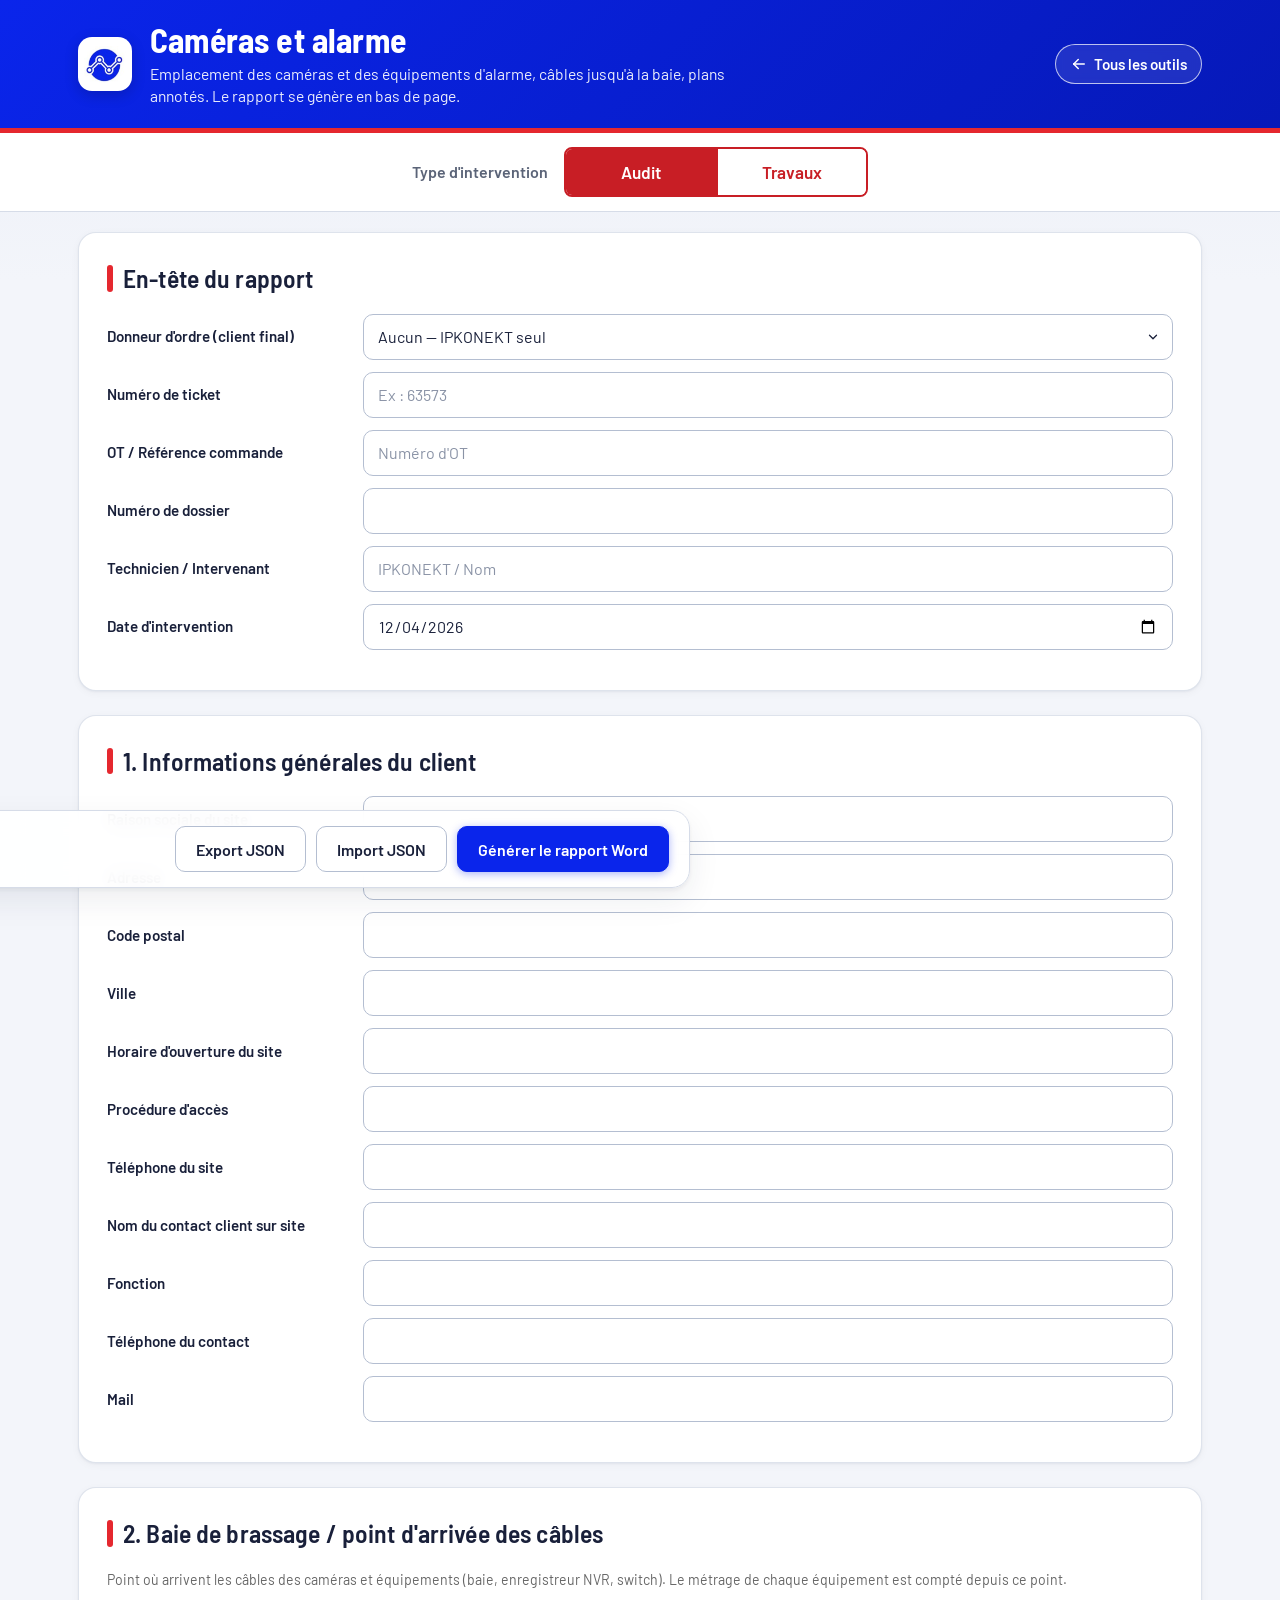
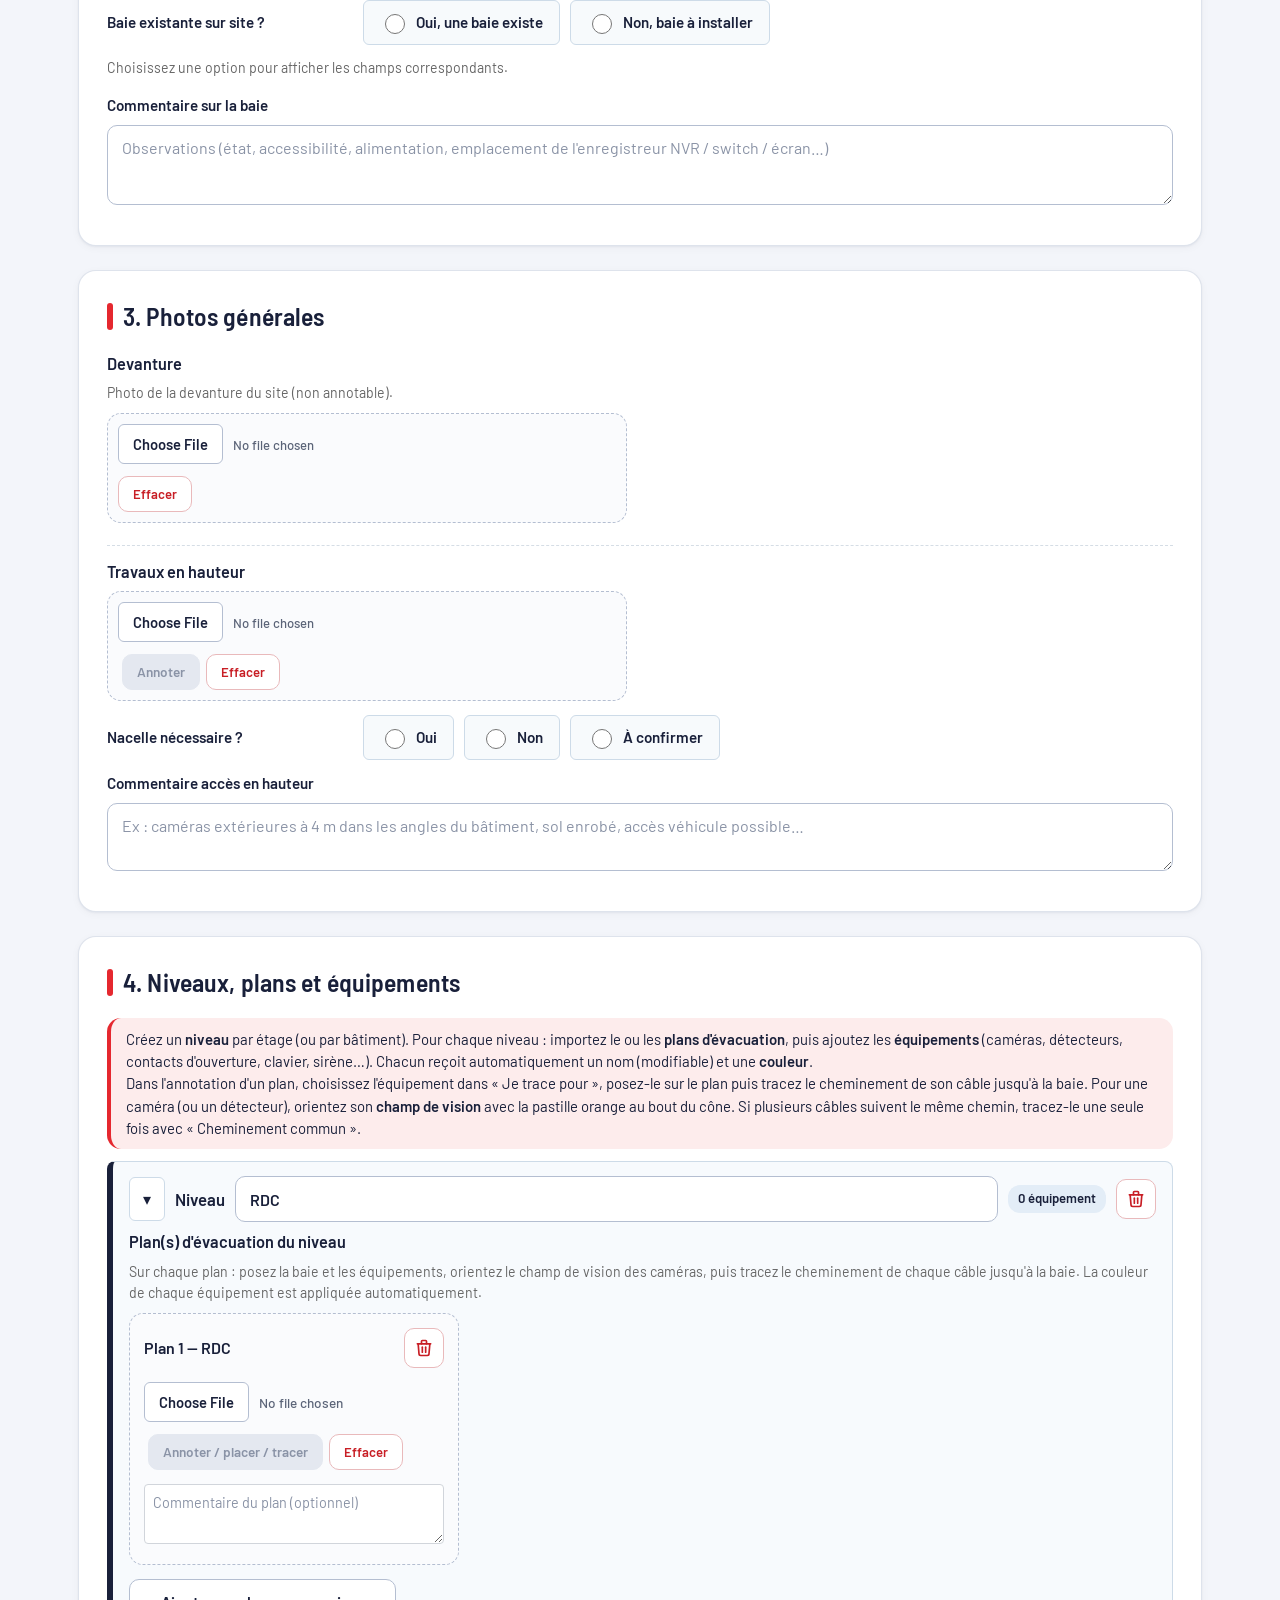
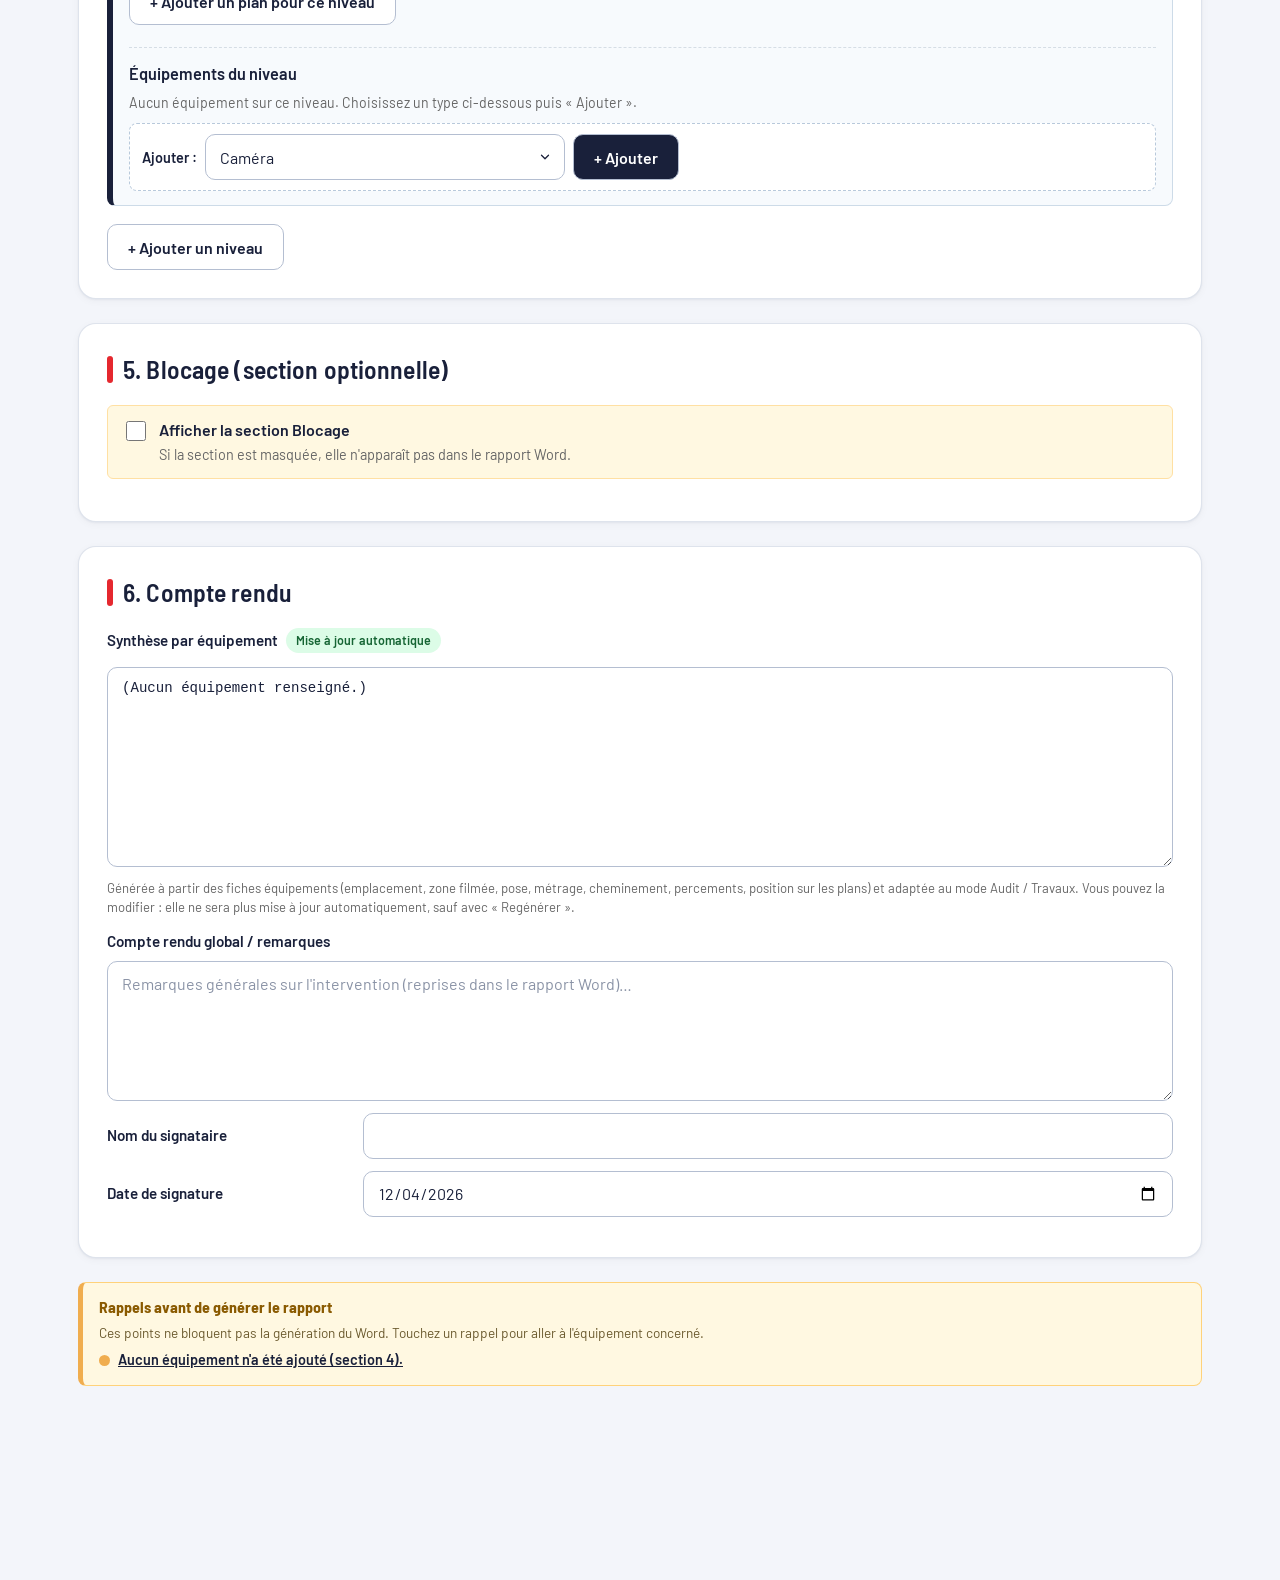
<file: camera-alarme/index.html>
<!DOCTYPE html>
<html lang="fr" data-tool="camera">
<head>
    <meta charset="UTF-8">
    <meta name="viewport" content="width=device-width, initial-scale=1.0, user-scalable=yes">
    <title>Caméras et alarme | IPKONEKT</title>
    <script>
        function loadWithFallback(localSrc, fallbackSrc, globalCheck) {
            return new Promise((resolve) => {
                const tryLoad = (src, isFallback) => {
                    const s = document.createElement("script");
                    s.src = src;
                    s.onload = () => {
                        if (typeof window[globalCheck] !== "undefined") resolve(true);
                        else if (!isFallback) tryLoad(fallbackSrc, true);
                        else resolve(false);
                    };
                    s.onerror = () => {
                        if (!isFallback) tryLoad(fallbackSrc, true);
                        else resolve(false);
                    };
                    document.head.appendChild(s);
                };
                tryLoad(localSrc, false);
            });
        }
        window.__libsLoaded = Promise.all([
            loadWithFallback("docx.umd.js", "https://unpkg.com/docx@8.5.0/build/index.umd.js", "docx"),
            loadWithFallback("FileSaver.min.js", "https://unpkg.com/file-saver@2.0.5/dist/FileSaver.min.js", "saveAs")
        ]);
    </script>
    <style>
        * {
            box-sizing: border-box;
        }
        html {
            -webkit-text-size-adjust: 100%;
            text-size-adjust: 100%;
        }
        body {
            font-family: 'Segoe UI', Tahoma, sans-serif;
            margin: 0;
            background: var(--paper);
            color: #222;
            -webkit-tap-highlight-color: rgba(46, 117, 182, 0.2);
        }
        header {
            background: linear-gradient(135deg, var(--ink) 0%, var(--accent-ink) 100%);
            color: white;
            padding: 20px 30px;
            box-shadow: 0 2px 8px rgba(0, 0, 0, 0.1);
        }
        header h1 {
            margin: 0;
            font-size: 1.5rem;
        }
        header p {
            margin: 5px 0 0 0;
            opacity: 0.9;
            font-size: 0.9rem;
        }
        .container {
            max-width: 1100px;
            margin: 20px auto;
            padding: 0 20px 60px 20px;
        }
        .section {
            background: white;
            border-radius: 8px;
            padding: 25px;
            margin-bottom: 20px;
            box-shadow: 0 1px 4px rgba(0, 0, 0, 0.05);
        }
        .section h2 {
            color: var(--ink);
            border-bottom: 2px solid var(--accent-ink);
            padding-bottom: 8px;
            margin-top: 0;
            font-size: 1.2rem;
        }
        .section h3 {
            color: var(--accent-ink);
            font-size: 1rem;
            font-style: italic;
            margin-top: 20px;
        }
        .field-row {
            display: grid;
            grid-template-columns: 220px 1fr;
            gap: 12px;
            margin-bottom: 12px;
            align-items: center;
        }
        .field-row.full {
            grid-template-columns: 1fr;
        }
        .field-row label {
            font-weight: 600;
            color: #333;
            font-size: 0.9rem;
        }
        input[type="text"],
        input[type="date"],
        input[type="time"],
        input[type="number"],
        input[type="email"],
        textarea,
        select {
            width: 100%;
            padding: 10px 12px;
            border: 1px solid #ccc;
            border-radius: 4px;
            font-family: inherit;
            font-size: 16px; /* >=16px évite le zoom auto sur iOS */
            min-height: 44px; /* WCAG 2.5.5 cible tactile */
            -webkit-appearance: none;
            appearance: none;
            background: #fff;
        }
        select {
            background-image: url("data:image/svg+xml;charset=UTF-8,%3csvg xmlns='http://www.w3.org/2000/svg' width='12' height='8' viewBox='0 0 12 8'%3e%3cpath fill='%231f4e79' d='M6 8L0 0h12z'/%3e%3c/svg%3e");
            background-repeat: no-repeat;
            background-position: right 12px center;
            padding-right: 32px;
        }
        input:focus,
        textarea:focus,
        select:focus {
            outline: none;
            border-color: var(--accent-ink);
            box-shadow: 0 0 0 2px rgba(46, 117, 182, 0.2);
        }
        textarea {
            min-height: 70px;
            resize: vertical;
        }
        .checkbox-group {
            display: flex;
            flex-wrap: wrap;
            gap: 12px;
        }
        .checkbox-group label {
            display: flex;
            align-items: center;
            gap: 8px;
            font-weight: normal;
            cursor: pointer;
            padding: 10px 14px;
            background: #f8fafc;
            border: 1px solid #e0e6ed;
            border-radius: 4px;
            font-size: 0.95rem;
            min-height: 44px;
            transition: background 0.15s, border-color 0.15s;
            touch-action: manipulation;
        }
        .checkbox-group label:hover {
            background: var(--accent-tint);
        }
        .checkbox-group label:active {
            background: #dbe7f2;
        }
        .checkbox-group input[type="checkbox"],
        .checkbox-group input[type="radio"] {
            margin: 0;
            cursor: pointer;
            width: 20px;
            height: 20px;
            flex-shrink: 0;
        }
        .photo-upload {
            border: 2px dashed #c0d0e0;
            border-radius: 6px;
            padding: 12px;
            background: #fafcfe;
            margin-bottom: 10px;
        }
        .photo-upload-label {
            font-weight: 600;
            color: var(--ink);
            margin-bottom: 8px;
            display: flex;
            align-items: center;
            gap: 8px;
            flex-wrap: wrap;
        }
        .photo-preview {
            margin-top: 8px;
            max-width: 100%;
            height: auto;
            border-radius: 4px;
            border: 1px solid #ddd;
            display: none;
        }
        .photo-preview.shown {
            display: block;
        }
        .photo-grid {
            display: grid;
            grid-template-columns: 1fr 1fr;
            gap: 15px;
        }
        @media (max-width: 700px) {
            .photo-grid {
                grid-template-columns: 1fr !important;
            }
            .field-row {
                grid-template-columns: 1fr !important;
            }
        }
        .actions {
            position: sticky;
            bottom: 0;
            background: white;
            padding: 15px 20px;
            padding-bottom: calc(15px + env(safe-area-inset-bottom, 0px));
            border-top: 2px solid var(--accent-ink);
            box-shadow: 0 -2px 10px rgba(0, 0, 0, 0.1);
            display: flex;
            gap: 10px;
            justify-content: flex-end;
            flex-wrap: wrap;
            z-index: 10;
        }
        button {
            padding: 12px 24px;
            border: none;
            border-radius: 6px;
            font-size: 1rem;
            font-weight: 600;
            cursor: pointer;
            transition: all 0.15s;
            touch-action: manipulation;
            min-height: 44px;
        }
        button:active {
            transform: scale(0.97);
        }
        .btn-primary {
            background: var(--accent-ink);
            color: white;
        }
        .btn-primary:hover {
            background: var(--ink);
        }
        .btn-secondary {
            background: #e6e6e6;
            color: #333;
        }
        .btn-secondary:hover {
            background: #ccc;
        }
        /* État désactivé : verrouille les boutons quand la validation n'est pas atteinte */
        .btn-primary:disabled,
        .btn-secondary:disabled,
        .btn-primary[disabled],
        .btn-secondary[disabled] {
            background: #d0d0d0 !important;
            color: #888 !important;
            cursor: not-allowed !important;
            opacity: 0.6;
            pointer-events: none;
        }
        /* Bandeau de validation : variantes selon état */
        #validationBanner.banner-error {
            background: #fdecea;
            border: 1px solid #f5c2c0;
            color: #8a1f1c;
        }
        #validationBanner.banner-ok {
            background: #e7f6ec;
            border: 1px solid #b5e0c1;
            color: #1f6638;
        }
        #validationBanner .vb-title {
            font-weight: 600;
            margin-bottom: 4px;
        }
        #validationBanner ul {
            margin: 4px 0 0 20px;
            padding: 0;
            font-size: 0.9em;
        }
        .info-box {
            background: #fff8e6;
            border-left: 4px solid #f0ad4e;
            padding: 10px 15px;
            margin: 12px 0;
            border-radius: 4px;
            font-size: 0.88rem;
        }
        .clear-photo {
            background: #d9534f;
            color: white;
            border: none;
            padding: 8px 14px;
            border-radius: 4px;
            font-size: 0.85rem;
            cursor: pointer;
            margin-left: 4px;
            min-height: 36px;
            font-weight: 600;
            touch-action: manipulation;
            transition: background 0.15s;
        }
        .clear-photo:hover {
            background: #c9302c;
        }
        .clear-photo:active {
            transform: scale(0.97);
        }
        .annotate-btn {
            background: #5cb85c;
            color: white;
            border: none;
            padding: 8px 14px;
            border-radius: 4px;
            font-size: 0.85rem;
            cursor: pointer;
            margin-left: 4px;
            font-weight: 600;
            min-height: 36px;
            touch-action: manipulation;
            transition: background 0.15s;
        }
        .annotate-btn:hover {
            background: #4cae4c;
        }
        .annotate-btn:active {
            transform: scale(0.97);
        }
        .annotate-btn:disabled {
            background: #aaa;
            cursor: not-allowed;
            transform: none;
        }
        .photo-item {
            display: flex;
            flex-direction: column;
        }
        .status {
            margin-top: 10px;
            padding: 10px;
            border-radius: 4px;
            font-size: 0.9rem;
        }
        .status.loading {
            background: #d9edf7;
            color: #31708f;
        }
        .status.success {
            background: #dff0d8;
            color: #3c763d;
        }
        .status.error {
            background: #f2dede;
            color: #a94442;
        }
        /* ---- Editor overlay ---- */
        .editor-overlay {
            display: none;
            position: fixed;
            top: 0;
            left: 0;
            right: 0;
            bottom: 0;
            background: rgba(0, 0, 0, 0.75);
            z-index: 1000;
            justify-content: center;
            align-items: center;
        }
        .editor-overlay.shown {
            display: flex;
        }
        .editor-modal {
            background: var(--paper);
            border-radius: 8px;
            width: min(95vw, 1200px);
            height: min(95vh, 850px);
            display: flex;
            flex-direction: column;
            overflow: hidden;
            box-shadow: 0 10px 40px rgba(0, 0, 0, 0.3);
        }
        .editor-header {
            background: var(--ink);
            color: white;
            padding: 12px 20px;
            display: flex;
            justify-content: space-between;
            align-items: center;
        }
        .editor-header h2 {
            margin: 0;
            font-size: 1.1rem;
        }
        .editor-close {
            background: transparent;
            border: 1px solid white;
            color: white;
            padding: 8px 16px;
            border-radius: 4px;
            cursor: pointer;
            font-size: 0.9rem;
            min-height: 36px;
            touch-action: manipulation;
            transition: background 0.15s;
        }
        .editor-close:hover {
            background: rgba(255, 255, 255, 0.15);
        }
        .editor-close:active {
            transform: scale(0.97);
        }
        .editor-body {
            flex: 1;
            display: flex;
            overflow: hidden;
            min-height: 0;
        }
        .editor-toolbar {
            width: 220px;
            background: #fff;
            border-right: 1px solid #ddd;
            padding: 12px;
            overflow-y: auto;
            -webkit-overflow-scrolling: touch;
            flex-shrink: 0;
        }
        .editor-toolbar h3 {
            margin: 0 0 8px 0;
            font-size: 0.85rem;
            color: var(--ink);
            text-transform: uppercase;
            letter-spacing: 0.5px;
        }
        .editor-toolbar .tool-group {
            margin-bottom: 18px;
            padding-bottom: 12px;
            border-bottom: 1px solid #eee;
        }
        .tool-btn {
            display: flex;
            align-items: center;
            gap: 8px;
            width: 100%;
            background: #f8fafc;
            border: 1px solid #d0dae5;
            padding: 8px 10px;
            border-radius: 4px;
            cursor: pointer;
            font-size: 0.85rem;
            margin-bottom: 6px;
            color: var(--ink);
            text-align: left;
            font-weight: 600;
            touch-action: manipulation;
        }
        .tool-btn:hover {
            background: var(--accent-tint);
            border-color: var(--accent-ink);
        }
        .tool-btn img {
            width: 28px;
            height: 28px;
            object-fit: contain;
        }
        .editor-canvas-wrap {
            flex: 1;
            position: relative;
            background: #cfd8e3;
            overflow: auto;
            -webkit-overflow-scrolling: touch;
            display: flex;
            justify-content: center;
            align-items: center;
            padding: 20px;
            touch-action: pan-x pan-y;
        }
        .editor-stage {
            position: relative;
            background: #fff;
            box-shadow: 0 2px 12px rgba(0, 0, 0, 0.2);
            transform-origin: center;
            max-width: 100%;
            max-height: 100%;
        }
        .editor-stage img.bg-photo {
            display: block;
            max-width: 100%;
            user-select: none;
            pointer-events: none;
            width: 100%;
            height: auto;
        }
        .editor-element {
            position: absolute;
            cursor: grab;
            user-select: none;
            touch-action: none;
        }
        .editor-element.selected {
            outline: 2px dashed var(--accent-ink);
            outline-offset: 2px;
        }
        .editor-element img {
            width: 100%;
            height: 100%;
            pointer-events: none;
            user-select: none;
            -webkit-user-drag: none;
            display: block;
        }
        .editor-element.text-element {
            padding: 2px 6px;
            white-space: nowrap;
            line-height: 1;
        }
        .editor-element.measure-point {
            width: 0;
            height: 0;
            pointer-events: none;
        }
        .editor-element.measure-point .point-label {
            position: absolute;
            background: rgba(255, 255, 255, 0.9);
            padding: 2px 8px;
            border-radius: 4px;
            font-size: 12px;
            font-weight: bold;
            border: 1px solid #666;
            pointer-events: none;
            white-space: nowrap;
            transform: translate(-50%, -150%);
        }
        .handle {
            position: absolute;
            width: 14px;
            height: 14px;
            background: #fff;
            border: 2px solid var(--accent-ink);
            border-radius: 50%;
            z-index: 10;
            touch-action: none; /* Empêche le pan/zoom natif lors du drag */
        }
        /* Zone de capture invisible plus large autour de chaque poignée pour le tactile */
        .handle::after {
            content: '';
            position: absolute;
            top: -10px;
            left: -10px;
            right: -10px;
            bottom: -10px;
            border-radius: 50%;
        }
        .handle.resize {
            bottom: -7px;
            right: -7px;
            cursor: se-resize;
        }
        .handle.rotate {
            top: -22px;
            left: 50%;
            transform: translateX(-50%);
            cursor: grab;
            background: #f0ad4e;
            border-color: #c77700;
        }
        .handle.delete {
            top: -7px;
            right: -7px;
            background: #d9534f;
            border-color: #a82c2c;
            color: #fff;
            font-size: 12px;
            line-height: 10px;
            text-align: center;
            cursor: pointer;
            font-weight: bold;
        }
        .editor-footer {
            background: #fff;
            padding: 12px 20px;
            padding-bottom: calc(12px + env(safe-area-inset-bottom, 0px));
            border-top: 1px solid #ddd;
            display: flex;
            justify-content: space-between;
            align-items: center;
            gap: 10px;
            flex-wrap: wrap;
        }
        .editor-footer > div {
            display: flex;
            gap: 8px;
            flex-wrap: wrap;
        }
        .editor-footer .hint {
            color: #777;
            font-size: 0.82rem;
            font-style: italic;
        }
        .text-controls {
            display: flex;
            flex-direction: column;
            gap: 6px;
            margin-top: 6px;
        }
        .text-controls input[type="text"] {
            font-size: 0.85rem;
            padding: 6px;
        }
        .text-controls .row {
            display: flex;
            gap: 6px;
            align-items: center;
        }
        .text-controls label {
            font-size: 0.78rem;
            color: #555;
        }
        .text-controls select,
        .text-controls input[type="color"],
        .text-controls input[type="number"] {
            width: 100%;
            padding: 4px;
            font-size: 0.82rem;
            border: 1px solid #ccc;
            border-radius: 3px;
        }
        .text-controls input[type="color"] {
            padding: 1px;
            height: 28px;
        }
        .style-preview {
            padding: 6px 8px;
            background: #fafafa;
            border: 1px dashed #ccc;
            border-radius: 4px;
            text-align: center;
            margin-top: 4px;
            min-height: 30px;
        }
        .swatch-row {
            display: grid;
            grid-template-columns: repeat(6, 1fr);
            gap: 3px;
        }
        .swatch {
            height: 22px;
            border-radius: 3px;
            cursor: pointer;
            border: 1px solid rgba(0, 0, 0, 0.2);
        }
        .swatch:hover {
            transform: scale(1.1);
        }
        .arrow-controls {
            display: flex;
            flex-direction: column;
            gap: 6px;
            margin-top: 6px;
        }
        .arrow-controls .row {
            display: flex;
            gap: 6px;
            align-items: center;
        }
        .arrow-controls label {
            font-size: 0.78rem;
            color: #555;
            flex: 1;
        }
        .arrow-controls input[type="number"],
        .arrow-controls input[type="color"] {
            width: 100%;
            padding: 4px;
            font-size: 0.82rem;
            border: 1px solid #ccc;
            border-radius: 3px;
        }
        .arrow-controls input[type="color"] {
            padding: 1px;
            height: 28px;
        }
        .selection-panel {
            display: none;
            background: #fff8e6;
            border: 1px solid #f0ad4e;
            border-radius: 4px;
            padding: 8px;
            margin-bottom: 12px;
        }
        .selection-panel h3 {
            margin: 0 0 6px 0 !important;
            color: #b8860b !important;
        }
        .flip-buttons {
            display: flex;
            gap: 6px;
        }
        .flip-btn {
            flex: 1;
            padding: 8px 6px;
            background: #fff;
            border: 1px solid #d0dae5;
            border-radius: 4px;
            cursor: pointer;
            font-size: 0.82rem;
            color: var(--ink);
            font-weight: 600;
            display: flex;
            align-items: center;
            justify-content: center;
            gap: 4px;
            touch-action: manipulation;
        }
        .flip-btn:hover {
            background: var(--accent-tint);
            border-color: var(--accent-ink);
        }
        .flip-btn.active {
            background: var(--accent-ink);
            color: #fff;
            border-color: var(--ink);
        }
        .flip-btn svg {
            width: 18px;
            height: 18px;
        }
        .handle.arrow-end {
            width: 16px;
            height: 16px;
            border-radius: 4px;
            cursor: move;
        }
        .handle.arrow-delete {
            cursor: pointer;
        }
        .editor-element.arrow-element {
            pointer-events: none;
        }
        .editor-element.arrow-element svg {
            pointer-events: none;
        }
        .editor-element.arrow-element .handle {
            pointer-events: auto;
        }
        .measure-point-label {
            position: absolute;
            transform: translate(-50%, -150%);
            background: rgba(255, 255, 255, 0.9);
            padding: 2px 6px;
            border-radius: 4px;
            font-weight: bold;
            font-size: 12px;
            white-space: nowrap;
            border: 1px solid #666;
            pointer-events: none;
        }
        .color-dot {
            position: absolute;
            border-radius: 50%;
            pointer-events: none;
            transform: translate(-50%, -50%);
            box-shadow: 0 0 20px rgba(0, 0, 0, 0.3);
        }
        @media (max-width: 700px) {
            .editor-body {
                flex-direction: column;
            }
            .editor-toolbar {
                width: 100%;
                max-height: 40%;
                overflow-y: auto;
                border-right: none;
                border-bottom: 1px solid #ddd;
                padding: 8px;
            }
            .editor-canvas-wrap {
                /* prend la place restante sous la barre d'outils (plus de débordement sous le pied) */
                flex: 1 1 auto;
                height: auto;
                min-height: 0;
            }
            .tool-btn {
                padding: 12px 8px;
                font-size: 0.9rem;
                min-height: 44px;
            }
            .tool-btn img {
                width: 32px;
                height: 32px;
            }
            /* Poignées d'éditeur agrandies pour le tactile */
            .handle {
                width: 28px;
                height: 28px;
                border-width: 3px;
            }
            .handle.resize {
                bottom: -14px;
                right: -14px;
            }
            .handle.rotate {
                top: -36px;
                width: 28px;
                height: 28px;
            }
            .handle.delete {
                top: -14px;
                right: -14px;
                width: 28px;
                height: 28px;
                font-size: 18px;
                line-height: 22px;
            }
            .handle.arrow-end {
                width: 28px;
                height: 28px;
            }
            .selection-panel .flip-btn {
                padding: 12px 6px;
                font-size: 0.9rem;
                min-height: 44px;
            }
            .editor-element.text-element {
                white-space: normal;
                word-break: break-word;
                max-width: 90%;
            }
            /* Plan d'évacuation : points plus gros pour le tactile */
            .evac-point {
                min-width: 40px;
                min-height: 40px;
            }
            .evac-core {
                width: 20px;
                height: 20px;
            }
            .evac-resize, .evac-del {
                width: 28px;
                height: 28px;
                font-size: 14px;
            }
            .evac-pin {
                font-size: 0.78rem;
                white-space: normal;
                max-width: 130px;
                transform: translate(8%, -130%);
            }
            /* Compte rendu : layout en colonne sur mobile */
            .cr-item {
                flex-direction: column;
                align-items: flex-start;
            }
            .cr-item-main {
                width: 100%;
            }
            .cr-item-extras {
                width: 100%;
                justify-content: flex-start;
            }
            .cr-status-radios, .cr-loc-radios {
                justify-content: flex-start;
                flex-wrap: wrap;
                width: 100%;
            }
            .cr-status-radios label, .cr-loc-radios label {
                padding: 10px 14px;
                font-size: 0.9rem;
                min-height: 40px;
                display: flex;
                align-items: center;
            }
            .cr-item-main label {
                font-size: 1rem;
                padding: 6px 0;
            }
            .cr-item-main input[type="checkbox"] {
                width: 24px;
                height: 24px;
            }
            /* Dual métrage : input plus accessibles */
            .cr-dual-metrage input {
                width: 70px;
                min-height: 36px;
                font-size: 0.9rem;
            }
            .cr-qty-input {
                width: 90px;
                min-height: 36px;
                font-size: 0.95rem;
            }
            /* Boutons de suppression plus tactiles */
            .btn-delete {
                padding: 8px 14px;
                min-height: 40px;
                font-size: 0.9rem;
            }
            /* Section padding réduit */
            .section {
                padding: 18px 16px;
            }
            .container {
                padding: 0 12px 60px 12px;
            }
            /* Header plus compact */
            header {
                padding: 16px 18px;
            }
            header h1 {
                font-size: 1.15rem;
            }
            /* Mode selector adaptatif */
            .mode-buttons {
                flex-direction: column;
                gap: 10px;
            }
            .mode-btn {
                width: 100%;
                padding: 14px 20px;
                min-width: 0;
            }
        }
        /* Très petits écrans (smartphones) */
        @media (max-width: 480px) {
            header h1 {
                font-size: 1rem;
            }
            header p {
                font-size: 0.8rem;
            }
            .section {
                padding: 14px 12px;
            }
            .section h2 {
                font-size: 1.05rem;
            }
            .field-row {
                gap: 6px;
            }
            .field-row label {
                margin-bottom: 2px;
                font-size: 0.92rem;
            }
            .mp-analysis {
                flex-direction: column;
                align-items: flex-start;
            }
            /* Empile la barre d'action : boutons pleine largeur */
            .actions {
                position: static;
                box-shadow: none;
                flex-direction: column-reverse;
                padding: 12px;
            }
            .actions button {
                width: 100%;
            }
            /* Editor footer : boutons pleine largeur */
            .editor-footer {
                flex-direction: column;
                align-items: stretch;
            }
            .editor-footer .hint {
                text-align: center;
                margin-bottom: 4px;
            }
            .editor-footer > div {
                width: 100%;
            }
            .editor-footer > div button {
                flex: 1;
            }
        }
        .evacuation-upload-area {
            border: 2px dashed var(--accent-ink);
            border-radius: 6px;
            padding: 20px;
            text-align: center;
            background: #f8fafc;
            cursor: pointer;
            min-height: 150px;
            display: flex;
            flex-direction: column;
            justify-content: center;
            align-items: center;
            color: var(--accent-ink);
        }
        .evacuation-upload-area:hover {
            background: var(--accent-tint);
        }
        .evacuation-upload-area input[type="file"] {
            display: none;
        }
        .evac-stage-wrap {
            position: relative;
            display: inline-block;
            max-width: 100%;
        }
        .evac-stage-wrap img {
            max-width: 100%;
            display: block;
        }
        .ref-table {
            width: 100%;
            border-collapse: collapse;
            margin-top: 10px;
        }
        .ref-table th,
        .ref-table td {
            border: 1px solid #ccc;
            padding: 8px;
            text-align: center;
        }
        .ref-table th {
            background: var(--accent-ink);
            color: white;
        }
        .ref-table td {
            background: #fafafa;
        }
        .radio-quality-badge {
            display: inline-block;
            padding: 2px 8px;
            border-radius: 12px;
            font-weight: bold;
            color: white;
            font-size: 0.8rem;
        }
        .badge-green {
            background: #28a745;
        }
        .badge-blue {
            background: #007bff;
        }
        .badge-orange {
            background: #fd7e14;
        }
        .badge-red {
            background: #dc3545;
        }
        .badge-dark {
            background: #6c757d;
        }
        .auto-analysis-box {
            background: #f8f9fa;
            border: 1px solid #dee2e6;
            border-radius: 6px;
            padding: 12px;
            margin: 10px 0;
        }
        .small-input {
            width: 80px;
            display: inline-block;
        }

        /* ============ NOUVEAUX COMPOSANTS (Style Starlink) ============ */

        /* --- Matrice d'interprétation RSRP × SNR --- */
        .quality-matrix-wrapper {
            overflow-x: auto;
            -webkit-overflow-scrolling: touch;
            margin: 14px 0 18px;
            border-radius: 6px;
        }
        .quality-matrix {
            width: 100%;
            min-width: 520px; /* Force le scroll horizontal sur mobile au lieu d'écraser */
            border-collapse: separate;
            border-spacing: 0;
            font-size: 0.85rem;
            background: white;
            border-radius: 6px;
            overflow: hidden;
            box-shadow: 0 1px 3px rgba(0,0,0,0.06);
        }
        .quality-matrix th,
        .quality-matrix td {
            padding: 10px 8px;
            text-align: center;
            border-bottom: 1px solid #eef2f7;
        }
        .quality-matrix thead th {
            background: #f8fafc;
            color: var(--accent-ink);
            font-weight: 700;
            font-size: 0.85rem;
            border-bottom: 2px solid #cfdce9;
        }
        .quality-matrix tbody th {
            text-align: left;
            background: #f8fafc;
            color: var(--ink);
            font-weight: 600;
            padding-left: 14px;
            border-right: 1px solid #e6ecf2;
            white-space: nowrap;
        }
        .quality-matrix tbody th em {
            color: #6b7280;
            font-weight: 400;
        }
        .q-pill {
            display: inline-block;
            padding: 5px 14px;
            border-radius: 999px;
            color: white;
            font-weight: 600;
            font-size: 0.78rem;
            min-width: 92px;
            text-align: center;
        }
        .q-green  { background: #16a34a; }
        .q-orange { background: #f59e0b; }
        .q-gray   { background: #6b7280; }
        .q-red    { background: #dc2626; }

        .matrix-caption {
            color: #6b7280;
            font-size: 0.85rem;
            margin: 4px 0 0;
        }
        .matrix-title {
            display: flex;
            align-items: center;
            gap: 8px;
            color: var(--ink);
            font-weight: 600;
            margin-top: 18px;
            margin-bottom: 4px;
            font-size: 1rem;
        }
        .matrix-title::before {
            content: "📊";
        }

        /* --- Bloc d'un point de mesure --- */
        .measure-point-group {
            background: #fafcfe;
            border: 1px solid #d8e2ec;
            border-radius: 8px;
            padding: 16px;
            margin-top: 14px;
            position: relative;
        }
        .mp-header {
            display: flex;
            justify-content: space-between;
            align-items: center;
            margin-bottom: 10px;
            padding-bottom: 8px;
            border-bottom: 1px solid #e6ecf2;
        }
        .mp-header h4 {
            margin: 0;
            color: var(--ink);
            font-size: 1rem;
        }
        .btn-delete {
            background: transparent;
            border: 1px solid #f5b1b1;
            color: #c53030;
            padding: 8px 14px;
            border-radius: 4px;
            font-size: 0.88rem;
            cursor: pointer;
            font-weight: 600;
            min-height: 36px;
            touch-action: manipulation;
            transition: background 0.15s;
        }
        .btn-delete:hover {
            background: #ffe5e5;
        }
        .btn-delete:active {
            transform: scale(0.97);
        }
        .mp-field {
            width: 100%;
            margin-bottom: 12px;
            padding: 10px 12px;
            border: 1px solid #ccc;
            border-radius: 4px;
            font-size: 16px; /* Anti-zoom iOS */
            min-height: 44px;
        }
        .mp-photos {
            display: grid;
            grid-template-columns: 1fr 1fr;
            gap: 12px;
            margin-bottom: 14px;
        }
        @media (max-width: 700px) {
            .mp-photos { grid-template-columns: 1fr; }
        }
        .mp-photo-block {
            background: white;
            border: 1px dashed #c0d0e0;
            border-radius: 6px;
            padding: 10px;
        }
        .mp-photo-label {
            display: block;
            font-weight: 600;
            color: var(--ink);
            margin-bottom: 6px;
            font-size: 0.88rem;
        }
        .mp-photo-block input[type="file"] {
            margin-bottom: 6px;
            font-size: 0.82rem;
        }
        .mp-photo-actions {
            display: flex;
            gap: 6px;
            flex-wrap: wrap;
            margin-top: 6px;
        }
        /* --- MOD 2 : retour visuel de la lecture automatique (OCR) --- */
        .mp-photo-hint {
            font-weight: 400;
            color: #6b7c8f;
            font-size: 0.78rem;
        }
        .ocr-status {
            margin-top: 6px;
            font-size: 0.8rem;
            line-height: 1.3;
        }
        .ocr-status[data-state="working"] { color: var(--accent-ink); }
        .ocr-status[data-state="ok"]      { color: #166534; }
        .ocr-status[data-state="warn"]    { color: #8a6d1f; }
        /* Surlignage temporaire d'un champ pré-rempli par l'OCR */
        @keyframes ocrFlash {
            0%   { background: #fff7cc; }
            100% { background: #ffffff; }
        }
        .ocr-filled {
            animation: ocrFlash 2.5s ease-out;
            border-color: #e0b400 !important;
        }
        .clear-btn {
            background: #dc3545;
            color: white;
            border: none;
            padding: 8px 14px;
            border-radius: 4px;
            font-size: 0.82rem;
            cursor: pointer;
            font-weight: 600;
            min-height: 36px;
            touch-action: manipulation;
            transition: background 0.15s;
        }
        .clear-btn:hover { background: #b02a37; }
        .clear-btn:active { transform: scale(0.97); }

        /* --- Grille des mesures (RSRP / RSRQ / SNR / Down / Up / Bande) --- */
        .mp-measures {
            display: grid;
            grid-template-columns: repeat(3, 1fr);
            gap: 10px;
            background: white;
            padding: 12px;
            border-radius: 6px;
            border: 1px solid #e6ecf2;
        }
        @media (max-width: 700px) {
            .mp-measures { grid-template-columns: 1fr 1fr; }
        }
        .mp-measure-cell {
            display: flex;
            flex-direction: column;
            gap: 4px;
        }
        .mp-measure-cell label {
            font-size: 0.78rem;
            font-weight: 600;
            color: #374151;
        }
        .mp-measure-cell label .unit {
            font-weight: 400;
            color: #6b7280;
            font-size: 0.72rem;
        }
        .mp-measure-cell input {
            padding: 9px 10px;
            border: 1px solid #d1d5db;
            border-radius: 4px;
            font-size: 16px; /* Anti-zoom iOS */
            min-height: 40px;
        }
        .mp-measure-cell input:focus {
            border-color: var(--accent-ink);
            outline: none;
            box-shadow: 0 0 0 2px rgba(46, 117, 182, 0.15);
        }

        /* --- Analyse colorée --- */
        .mp-analysis {
            margin-top: 12px;
            padding: 10px 14px;
            background: white;
            border-radius: 6px;
            border: 1px solid #e6ecf2;
            display: flex;
            align-items: center;
            gap: 10px;
            flex-wrap: wrap;
            font-size: 0.92rem;
        }
        .analysis-result {
            display: inline-block;
            padding: 4px 14px;
            border-radius: 999px;
            background: #e5e7eb;
            color: #374151;
            font-weight: 600;
            font-size: 0.85rem;
        }

        /* --- Cheminement --- */
        .cheminement-item {
            background: #fafcfe;
            border: 1px solid #d8e2ec;
            border-radius: 8px;
            padding: 14px;
            margin: 0;
        }
        #cheminementContainer {
            display: grid;
            grid-template-columns: 1fr 1fr;
            gap: 14px;
            margin-bottom: 14px;
        }
        @media (max-width: 700px) {
            #cheminementContainer { grid-template-columns: 1fr; }
        }
        .chem-header {
            display: flex;
            justify-content: space-between;
            align-items: center;
            color: var(--ink);
            margin-bottom: 8px;
        }
        .cheminement-item input[type="file"] {
            margin: 6px 0;
            font-size: 0.85rem;
        }
        .cheminement-item .photo-preview {
            margin-top: 8px;
        }
        .chem-actions {
            display: flex;
            gap: 6px;
            margin: 6px 0 8px;
        }
        .cheminement-comment {
            width: 100%;
            min-height: 60px;
            padding: 8px;
            border: 1px solid #d1d5db;
            border-radius: 4px;
            font-family: inherit;
            font-size: 0.9rem;
            margin-top: 6px;
            resize: vertical;
        }

        /* --- Plan d'évacuation : points sur le plan --- */
        .evac-stage-wrap {
            position: relative;
            display: inline-block;
            max-width: 100%;
        }
        .evac-point {
            position: absolute;
            transform: translate(-50%, -50%);
            cursor: move;
            z-index: 5;
            user-select: none;
            touch-action: none;
        }
        .evac-halo {
            position: absolute;
            top: 0;
            left: 0;
            width: 100%;
            height: 100%;
            border-radius: 50%;
            background: radial-gradient(circle, rgba(220,38,38,0.55) 0%, rgba(220,38,38,0.25) 40%, rgba(220,38,38,0) 75%);
            pointer-events: none;
        }
        .evac-core {
            position: absolute;
            top: 50%;
            left: 50%;
            transform: translate(-50%, -50%);
            width: 14px;
            height: 14px;
            border-radius: 50%;
            background: #dc2626;
            border: 3px solid white;
            box-shadow: 0 1px 4px rgba(0, 0, 0, 0.45);
            pointer-events: none;
        }
        .evac-resize {
            position: absolute;
            bottom: -4px;
            right: -4px;
            width: 18px;
            height: 18px;
            border-radius: 50%;
            background: white;
            color: var(--ink);
            border: 1.5px solid var(--ink);
            font-size: 11px;
            font-weight: bold;
            display: flex;
            align-items: center;
            justify-content: center;
            cursor: nwse-resize;
            box-shadow: 0 1px 3px rgba(0,0,0,0.3);
            z-index: 2;
        }
        .evac-del {
            position: absolute;
            top: -4px;
            right: -4px;
            width: 18px;
            height: 18px;
            border-radius: 50%;
            background: #dc2626;
            color: white;
            border: 1.5px solid white;
            font-size: 11px;
            font-weight: bold;
            display: flex;
            align-items: center;
            justify-content: center;
            cursor: pointer;
            box-shadow: 0 1px 3px rgba(0,0,0,0.3);
            z-index: 2;
        }
        .evac-del:hover {
            background: #991b1b;
        }

        /* --- Carte d'un plan d'évacuation (multi-plans : un par étage) --- */
        .evac-plan-card {
            border: 1px solid #c9d6e2;
            border-left: 4px solid var(--accent-ink);
            border-radius: 8px;
            padding: 14px 14px 16px;
            margin-top: 14px;
            background: #ffffff;
            box-shadow: 0 1px 3px rgba(0,0,0,0.05);
        }
        .evac-plan-card:first-child {
            margin-top: 0;
        }
        .evac-plan-card-header {
            display: flex;
            align-items: center;
            justify-content: space-between;
            gap: 10px;
            flex-wrap: wrap;
            margin-bottom: 10px;
            padding-bottom: 8px;
            border-bottom: 1px solid #e2e8ee;
        }
        .evac-plan-card-title-wrap {
            display: flex;
            align-items: center;
            gap: 8px;
            flex: 1;
            min-width: 0;
        }
        .evac-plan-card-icon {
            font-size: 1.1rem;
            color: var(--ink);
            flex-shrink: 0;
        }
        .evac-plan-card-title-input {
            flex: 1;
            min-width: 120px;
            padding: 6px 10px;
            font-size: 0.95rem;
            font-weight: 600;
            color: var(--ink);
            border: 1px solid #d8e2ec;
            border-radius: 4px;
            background: #f9fbfd;
        }
        .evac-plan-card-title-input:focus {
            outline: none;
            border-color: var(--accent-ink);
            background: #ffffff;
        }
        .evac-plan-card-remove-btn {
            background: #d9534f;
            color: white;
            border: none;
            border-radius: 4px;
            padding: 6px 12px;
            font-size: 0.85rem;
            font-weight: 600;
            cursor: pointer;
            flex-shrink: 0;
        }
        .evac-plan-card-remove-btn:hover {
            background: #c9302c;
        }
        .evac-plan-card .evacuation-upload-area {
            margin-top: 4px;
        }
        @media (max-width: 700px) {
            .evac-plan-card {
                padding: 10px 10px 14px;
            }
            .evac-plan-card-title-input {
                font-size: 0.9rem;
            }
            .evac-plan-card-remove-btn {
                padding: 5px 10px;
                font-size: 0.8rem;
            }
        }

        /* --- Photo de façade (haut de page) --- */
        .facade-upload {
            border: 2px dashed #c0d0e0;
            border-radius: 6px;
            padding: 14px;
            background: #fafcfe;
            margin-bottom: 16px;
        }
        .facade-upload .photo-upload-label {
            margin-bottom: 8px;
        }
        .facade-upload .photo-preview {
            max-width: 320px;
        }
        .facade-actions {
            display: flex;
            gap: 6px;
            margin-top: 8px;
        }

        /* --- Sous-blocs techno 4G / 5G --- */
        .tech-block {
            border: 1px solid #d8e2ec;
            border-radius: 8px;
            padding: 14px 16px 18px;
            background: #ffffff;
            margin-top: 14px;
        }
        .tech-block[data-tech="4g"] {
            border-left: 4px solid var(--accent-ink);
        }
        .tech-block[data-tech="5g"] {
            border-left: 4px solid #16a34a;
        }
        .tech-header {
            display: flex;
            align-items: center;
            justify-content: space-between;
            margin-bottom: 6px;
        }
        .tech-title {
            margin: 0;
            font-size: 1rem;
            color: var(--ink);
            font-style: normal;
            font-weight: 700;
        }
        .tech-block[data-tech="5g"] .tech-title {
            color: #166534;
        }
        .measure-points-container {
            display: block;
        }

        /* --- MOD 1 : carte d'un NIVEAU / ÉTAGE (contient bloc 4G + bloc 5G) --- */
        .measure-level-card {
            border: 1px solid #c7d6e6;
            border-radius: 10px;
            padding: 14px 16px 18px;
            margin-top: 18px;
            background: #f5f9fd;
            position: relative;
        }
        .measure-level-header {
            display: flex;
            align-items: center;
            justify-content: space-between;
            gap: 10px;
            margin-bottom: 6px;
            padding-bottom: 10px;
            border-bottom: 2px solid #d0dae5;
        }
        .measure-level-title-wrap {
            display: flex;
            align-items: center;
            gap: 8px;
            flex: 1;
            min-width: 0;
        }
        .measure-level-icon { font-size: 1.2rem; }
        .measure-level-title-input {
            flex: 1;
            min-width: 0;
            font-size: 1rem;
            font-weight: 700;
            color: var(--ink);
            padding: 8px 10px;
            border: 1px solid #c7d6e6;
            border-radius: 6px;
            background: #fff;
        }
        .measure-level-remove-btn {
            background: transparent;
            border: 1px solid #f5b1b1;
            color: #c53030;
            padding: 8px 12px;
            border-radius: 4px;
            font-size: 0.82rem;
            font-weight: 600;
            cursor: pointer;
            min-height: 36px;
            white-space: nowrap;
            touch-action: manipulation;
        }
        .measure-level-remove-btn:hover { background: #ffe5e5; }
        @media (max-width: 700px) {
            .measure-level-header { flex-wrap: wrap; }
            .measure-level-remove-btn { width: 100%; }
        }

        /* --- POINT DE MESURE = UN LIEU (4G + 5G empilés) --- */
        .mp-location-card {
            border: 1px solid #cdd9e6;
            border-radius: 9px;
            background: #ffffff;
            padding: 12px 14px 14px;
            margin-top: 14px;
        }
        .mp-location-header {
            display: flex;
            align-items: center;
            gap: 8px;
            margin-bottom: 10px;
        }
        .mp-location-pin { font-size: 1.15rem; flex-shrink: 0; }
        .mp-location-name {
            flex: 1;
            min-width: 0;
            font-weight: 600;
            font-size: 1rem;
            color: var(--ink);
            margin-bottom: 0;
        }
        .mp-location-remove { flex-shrink: 0; }
        /* Les deux sous-blocs techno empilés à l'intérieur d'un lieu */
        .mp-location-techs {
            display: flex;
            flex-direction: column;
            gap: 12px;
        }
        /* Bandeau techno (remplace l'ancien en-tête de point) */
        .mp-subhead {
            display: flex;
            align-items: center;
            margin-bottom: 8px;
        }
        .mp-subhead-badge {
            font-weight: 700;
            font-size: 0.92rem;
            padding: 4px 10px;
            border-radius: 999px;
            color: #fff;
        }
        .mp-subhead[data-tech="4g"] .mp-subhead-badge { background: var(--accent-ink); }
        .mp-subhead[data-tech="5g"] .mp-subhead-badge { background: var(--ink); }
        /* Liseré coloré à gauche de chaque sous-bloc pour distinguer 4G / 5G */
        .mp-location-techs .measure-point-group.mp-container-4g { border-left: 4px solid var(--accent-ink); }
        .mp-location-techs .measure-point-group.mp-container-5g { border-left: 4px solid var(--ink); }

        /* --- Plan d'évacuation : label CENTRÉ près du cercle --- */
        .evac-pin {
            position: absolute;
            top: 50%;
            left: 50%;
            /* Décalage léger en haut-droite par rapport au centre */
            transform: translate(8%, -135%);
            background: white;
            color: var(--ink);
            padding: 2px 8px;
            border-radius: 4px;
            font-weight: 700;
            font-size: 0.78rem;
            border: 1.5px solid var(--ink);
            white-space: nowrap;
            pointer-events: none;
            box-shadow: 0 1px 3px rgba(0,0,0,0.3);
            max-width: 160px;
            overflow: hidden;
            text-overflow: ellipsis;
        }
        /* Indicateur techno coloré sur le badge label */
        .evac-pin .pin-tech {
            display: inline-block;
            width: 6px;
            height: 6px;
            border-radius: 50%;
            margin-right: 5px;
            vertical-align: middle;
        }
        .evac-pin .pin-tech.tech-4g { background: var(--accent-ink); }
        .evac-pin .pin-tech.tech-5g { background: #16a34a; }

        /* --- Liste des points disponibles à placer sur le plan --- */
        .evac-picker-title {
            font-weight: 700;
            color: var(--ink);
            margin-bottom: 4px;
            font-size: 0.95rem;
        }
        .evac-picker-help {
            font-size: 0.8rem;
            color: #555;
            margin-bottom: 10px;
        }
        .evac-points-picker {
            display: flex;
            flex-wrap: wrap;
            gap: 8px;
        }
        .evac-pp-item {
            display: inline-flex;
            align-items: center;
            gap: 6px;
            padding: 6px 12px;
            background: #f8fafc;
            border: 1.5px solid #d0dae5;
            border-radius: 999px;
            cursor: pointer;
            font-size: 0.85rem;
            font-weight: 600;
            color: var(--ink);
            transition: all 0.15s;
            user-select: none;
            touch-action: manipulation;
        }
        .evac-pp-item:hover {
            background: var(--accent-tint);
            border-color: var(--accent-ink);
        }
        .evac-pp-item .pp-tech-dot {
            width: 8px;
            height: 8px;
            border-radius: 50%;
        }
        .evac-pp-item .pp-tech-dot.tech-4g { background: var(--accent-ink); }
        .evac-pp-item .pp-tech-dot.tech-5g { background: #16a34a; }
        .evac-pp-item .pp-name {
            max-width: 200px;
            overflow: hidden;
            text-overflow: ellipsis;
            white-space: nowrap;
        }
        .evac-pp-item .pp-tech-tag {
            font-size: 0.72rem;
            color: #6b7280;
            font-weight: 500;
        }
        .evac-pp-item.placed .pp-tech-tag {
            color: #94a3b8;
        }
        .evac-pp-item.placed {
            background: #e5e7eb;
            border-color: #cbd5e1;
            color: #94a3b8;
            cursor: not-allowed;
            text-decoration: line-through;
        }
        .evac-pp-item.placed:hover {
            background: #e5e7eb;
            border-color: #cbd5e1;
        }
        .evac-pp-item.placed .pp-tech-dot {
            opacity: 0.4;
        }
        .evac-pp-empty {
            font-size: 0.85rem;
            color: #888;
            font-style: italic;
        }

        /* --- Popup générique plan évacuation --- */
        .evac-popup-overlay {
            display: none;
            position: fixed;
            inset: 0;
            background: rgba(0, 0, 0, 0.55);
            z-index: 2000;
            justify-content: center;
            align-items: center;
            padding: 20px;
        }
        .evac-popup-overlay.shown {
            display: flex;
        }
        .evac-popup-modal {
            background: white;
            border-radius: 10px;
            padding: 24px 28px;
            max-width: 420px;
            width: 100%;
            box-shadow: 0 12px 40px rgba(0,0,0,0.25);
            text-align: center;
        }
        .evac-popup-icon {
            font-size: 2.4rem;
            margin-bottom: 10px;
        }
        .evac-popup-text {
            font-size: 0.95rem;
            color: #1f2937;
            margin: 0 0 18px 0;
            line-height: 1.4;
        }
        .evac-popup-modal .btn-primary {
            padding: 8px 22px;
            font-size: 0.9rem;
        }

        /* ============ SÉLECTEUR MODE AUDIT / TRAVAUX ============ */
        .mode-selector {
            background: linear-gradient(135deg, var(--ink) 0%, var(--accent-ink) 100%);
            padding: 25px 20px;
            text-align: center;
            box-shadow: 0 2px 8px rgba(0,0,0,0.15);
        }
        .mode-selector h3 {
            color: #fff;
            margin: 0 0 15px 0;
            font-size: 1rem;
            letter-spacing: 1px;
            text-transform: uppercase;
            opacity: 0.95;
        }
        .mode-buttons {
            display: flex;
            gap: 14px;
            justify-content: center;
            flex-wrap: wrap;
        }
        .mode-btn {
            background: rgba(255,255,255,0.15);
            color: #fff;
            border: 2px solid rgba(255,255,255,0.5);
            padding: 16px 36px;
            font-size: 1.05rem;
            font-weight: 700;
            border-radius: 8px;
            cursor: pointer;
            min-width: 200px;
            min-height: 52px;
            transition: all 0.2s;
            letter-spacing: 0.5px;
            touch-action: manipulation;
        }
        .mode-btn:hover {
            background: rgba(255,255,255,0.25);
            transform: translateY(-1px);
        }
        .mode-btn:active {
            transform: scale(0.98);
        }
        .mode-btn.active {
            background: #fff;
            color: var(--ink);
            border-color: #fff;
            box-shadow: 0 4px 14px rgba(0,0,0,0.2);
        }
        .mode-btn .mode-icon {
            font-size: 1.3rem;
            margin-right: 8px;
        }

        /* ============ SECTION COMPTE RENDU PRINCIPAL ============ */
        .cr-category {
            background: #f8fafc;
            border: 1px solid #e0e6ed;
            border-radius: 6px;
            padding: 12px 16px;
            margin-bottom: 14px;
        }
        .cr-category > h4 {
            margin: 0 0 12px 0;
            color: var(--ink);
            font-size: 0.95rem;
            font-weight: 700;
            border-bottom: 1px solid #d0dae5;
            padding-bottom: 6px;
            display: flex;
            align-items: center;
            gap: 8px;
        }
        .cr-category > h4 .cr-cat-icon {
            font-size: 1.1rem;
        }
        /* --- MOD 4 : liste des travaux disposée en colonnes pour réduire le scroll ---
           Les items NON cochés (compacts : case + libellé) sont répartis dans une
           grille auto-remplie. Dès qu'un item est coché, ses options (métrage,
           int/ext, état, hauteur...) apparaissent : il reprend alors toute la
           largeur (grid-column: 1/-1) pour rester lisible. Aucune logique JS
           modifiée — c'est purement visuel. */
        .cr-items-grid {
            display: grid;
            grid-template-columns: repeat(auto-fill, minmax(250px, 1fr));
            gap: 8px;
            align-items: start;
        }
        .cr-items-grid .cr-item {
            margin-bottom: 0; /* le gap de la grille gère l'espacement */
        }
        .cr-items-grid .cr-item.checked {
            grid-column: 1 / -1; /* item ouvert = pleine largeur */
        }
        .cr-items-grid .cr-subcategory {
            grid-column: 1 / -1; /* une sous-catégorie occupe une ligne entière */
            margin-top: 4px;
        }
        .cr-subcategory {
            margin: 10px 0 6px 0;
            font-weight: 600;
            color: var(--accent-ink);
            font-size: 0.85rem;
            font-style: italic;
        }
        .cr-item {
            display: flex;
            flex-wrap: wrap;
            align-items: center;
            gap: 10px;
            padding: 10px 12px;
            background: #fff;
            border: 1px solid #e6ecf2;
            border-radius: 4px;
            margin-bottom: 8px;
            font-size: 0.92rem;
            transition: background 0.15s, border-color 0.15s;
        }
        .cr-item:hover {
            background: #fafdff;
            border-color: #cfdce9;
        }
        .cr-item.checked {
            background: #eef7ff;
            border-color: var(--accent-ink);
        }
        .cr-item-main {
            display: flex;
            align-items: center;
            gap: 10px;
            flex: 1 1 220px;
            min-width: 0;
        }
        .cr-item-main label {
            font-weight: 500;
            cursor: pointer;
            user-select: none;
            padding: 4px 0;
            flex: 1;
        }
        .cr-item-main input[type="checkbox"] {
            width: 22px;
            height: 22px;
            cursor: pointer;
            flex-shrink: 0;
            accent-color: var(--accent-ink);
        }
        .cr-item-extras {
            display: flex;
            align-items: center;
            gap: 8px;
            flex-wrap: wrap;
        }
        .cr-item-extras.hidden {
            display: none;
        }
        .cr-qty-input {
            width: 80px;
            padding: 7px 10px;
            border: 1px solid #cfdce9;
            border-radius: 4px;
            font-size: 0.9rem;
            min-height: 36px;
        }
        .cr-qty-label {
            font-size: 0.85rem;
            color: #555;
        }
        .cr-status-radios {
            display: flex;
            gap: 4px;
            flex-wrap: wrap;
        }
        .cr-status-radios label {
            padding: 8px 12px;
            background: var(--paper);
            border: 1px solid #cfdce9;
            border-radius: 4px;
            cursor: pointer;
            font-size: 0.85rem;
            font-weight: 500;
            min-height: 36px;
            display: inline-flex;
            align-items: center;
            transition: all 0.15s;
            touch-action: manipulation;
        }
        .cr-status-radios input[type="radio"] {
            display: none;
        }
        .cr-status-radios label:active {
            transform: scale(0.97);
        }
        .cr-status-radios label:has(input:checked) {
            background: var(--accent-ink);
            color: #fff;
            border-color: var(--ink);
        }
        .cr-status-radios label.preset-existing:has(input:checked) {
            background: #5cb85c;
            border-color: #449d44;
        }
        .cr-status-radios label.preset-install:has(input:checked) {
            background: #f0ad4e;
            border-color: #d68910;
        }
        .cr-loc-radios {
            display: flex;
            gap: 4px;
            flex-wrap: wrap;
        }
        .cr-loc-radios label {
            padding: 8px 12px;
            background: #f8fafc;
            border: 1px solid #cfdce9;
            border-radius: 4px;
            cursor: pointer;
            font-size: 0.82rem;
            min-height: 36px;
            display: inline-flex;
            align-items: center;
            touch-action: manipulation;
            transition: all 0.15s;
        }
        .cr-loc-radios input[type="radio"] {
            display: none;
        }
        .cr-loc-radios label:active {
            transform: scale(0.97);
        }
        .cr-loc-radios label:has(input:checked) {
            background: #6c757d;
            color: #fff;
            border-color: #495057;
        }
        .cr-dual-metrage {
            display: flex;
            gap: 6px;
            flex-wrap: wrap;
        }
        .cr-dual-metrage.hidden {
            display: none;
        }
        .cr-dual-metrage > div {
            display: flex;
            align-items: center;
            gap: 6px;
            background: var(--paper);
            padding: 4px 10px;
            border-radius: 4px;
        }
        .cr-dual-metrage span {
            font-size: 0.82rem;
            color: #555;
        }
        .cr-dual-metrage input {
            width: 64px;
            padding: 6px 8px;
            border: 1px solid #cfdce9;
            border-radius: 3px;
            font-size: 0.9rem;
            min-height: 32px;
        }
        #compteRenduPreview {
            background: #fff;
            border: 2px solid var(--accent-ink);
            border-radius: 6px;
            padding: 18px 22px;
            margin-top: 14px;
            min-height: 160px;
            font-size: 0.92rem;
            line-height: 1.55;
            font-family: 'Segoe UI', Tahoma, sans-serif;
            white-space: pre-wrap;
            color: #222;
            resize: vertical;
            width: 100%;
        }
        .cr-preview-header {
            display: flex;
            justify-content: space-between;
            align-items: center;
            margin-top: 18px;
            margin-bottom: 6px;
            flex-wrap: wrap;
            gap: 8px;
        }
        .cr-preview-header h3 {
            margin: 0;
            color: var(--ink);
            font-size: 1rem;
            font-style: normal;
            font-weight: 700;
        }
        .cr-regen-btn {
            background: #5cb85c;
            color: #fff;
            border: none;
            padding: 10px 18px;
            border-radius: 4px;
            cursor: pointer;
            font-size: 0.9rem;
            font-weight: 600;
            min-height: 40px;
            touch-action: manipulation;
            transition: background 0.15s;
        }
        .cr-regen-btn:hover {
            background: #449d44;
        }
        .cr-regen-btn:active {
            transform: scale(0.97);
        }
        .cr-info-banner {
            background: #fff8e6;
            border-left: 4px solid #f0ad4e;
            padding: 10px 14px;
            border-radius: 4px;
            font-size: 0.85rem;
            margin-bottom: 14px;
            color: #5a4628;
        }

        /* ============ BASCULE DYNAMIQUE AUDIT / TRAVAUX ============ */
        /* Par défaut (et en mode audit) : on cache les éléments travaux-only */
        body[data-mode="audit"] .travaux-only,
        body:not([data-mode="travaux"]) .travaux-only { display: none !important; }
        /* En mode travaux : on cache les éléments audit-only */
        body[data-mode="travaux"] .audit-only { display: none !important; }
    </style>
    <link rel="icon" href="../logo-ipkonekt.png">
    <link rel="preload" href="../fonts/barlow-400.woff2" as="font" type="font/woff2" crossorigin>
    <link rel="stylesheet" href="../theme.css">
</head>
<body>

    <style>
        /* ===== Styles additionnels — Formulaire CÂBLAGE WI-FI ===== */
        .gallery-grid {
            display: grid;
            grid-template-columns: repeat(auto-fill, minmax(300px, 1fr));
            gap: 16px;
            margin-bottom: 14px;
        }
        @media (max-width: 640px) { .gallery-grid { grid-template-columns: 1fr; } }
        .conf-badge {
            display: inline-block; padding: 5px 14px; border-radius: 16px;
            font-weight: 700; font-size: 0.85rem; margin-left: 8px;
        }
        .conf-badge.ok { background: #dcfce7; color: #166534; }
        .conf-badge.ko { background: #fee2e2; color: #991b1b; }
        .conf-auto-link {
            background: none; border: none; color: var(--accent-ink); cursor: pointer;
            font-size: 0.82rem; text-decoration: underline; padding: 4px 0;
        }
        .blocage-toggle-wrap {
            padding: 12px 14px; background: #fff8e1; border: 1px solid #ffe0a3;
            border-radius: 6px; margin-bottom: 14px;
        }
        .blocage-toggle-wrap label { display: flex; align-items: flex-start; gap: 10px; cursor: pointer; font-weight: 600; }
        #blocageContent { display: none; }
        body[data-blocage="on"] #blocageContent { display: block; }
        .photo-cat-title {
            color: var(--ink); font-size: 1.02rem; font-weight: 700;
            margin: 22px 0 6px 0; padding-top: 14px; border-top: 1px dashed #d5dde5;
        }
        .photo-cat-title:first-of-type { border-top: none; padding-top: 0; margin-top: 8px; }
        .photo-cat-title.small { font-size: 0.95rem; margin-top: 16px; padding-top: 10px; }
        .photo-cat-note { color: #666; font-size: 0.88rem; margin: 0 0 10px 0; }
        .photo-cat-note[hidden] { display: none; }

        /* --- Baie existante / à installer --- */
        .baie-choice { display: flex; gap: 10px; flex-wrap: wrap; }
        .baie-choice label {
            display: flex; align-items: center; gap: 8px; cursor: pointer;
            border: 1px solid #cddbe8; background: #f7fafc; border-radius: 6px;
            padding: 10px 16px; min-height: 44px; font-weight: 600; color: var(--ink);
        }
        .baie-oui-only, .baie-non-only { display: none; }
        body[data-baie="oui"] .baie-oui-only { display: block; }
        body[data-baie="non"] .baie-non-only { display: block; }
        .baie-hint { color: #666; font-size: 0.88rem; margin: 4px 0 14px 0; }
        body[data-baie="oui"] .baie-hint, body[data-baie="non"] .baie-hint { display: none; }

        /* --- Niveaux --- */
        .niv-card {
            background: #f7fafd;
            border: 1px solid #cddbe8;
            border-left: 6px solid var(--ink);
            border-radius: 8px;
            padding: 14px 16px;
            margin-bottom: 18px;
        }
        .niv-head, .eq-head {
            display: flex; align-items: center; gap: 10px; flex-wrap: wrap;
        }
        .niv-label {
            flex: 1; min-width: 220px;
            display: flex; align-items: center; gap: 10px;
            font-weight: 700; color: var(--ink); font-size: 1.05rem;
        }
        .niv-label input { flex: 1; font-weight: 600; font-size: 1rem; }
        .niv-count {
            background: #e3edf7; color: var(--ink); font-size: 0.82rem; font-weight: 600;
            padding: 4px 10px; border-radius: 12px; white-space: nowrap;
        }
        .card-toggle {
            width: 36px; height: 36px; min-width: 36px; padding: 0;
            border: 1px solid #cddbe8; background: #fff; color: var(--ink);
            border-radius: 6px; font-size: 1rem; cursor: pointer;
            transition: transform 0.15s;
        }
        .collapsed > div > .card-toggle { transform: rotate(-90deg); }
        .niv-card.collapsed > .niv-body,
        .eq-card.collapsed > .eq-body { display: none; }
        .niv-body { margin-top: 6px; }
        #siteEmpty { color: #666; font-style: italic; margin: 6px 0 14px; }
        #siteEmpty[hidden] { display: none; }

        /* --- Bornes --- */
        .eq-card {
            background: #fff;
            border: 1px solid #dde5ee;
            border-left: 6px solid var(--eq-color, var(--accent-ink));
            border-radius: 8px;
            padding: 12px 14px;
            margin: 10px 0 14px;
        }
        .eq-dot {
            width: 20px; height: 20px; min-width: 20px; border-radius: 50%;
            background: var(--eq-color, var(--accent-ink));
            box-shadow: 0 0 0 3px #fff, 0 0 0 4px #cfd8e3;
        }
        .eq-nom {
            flex: 1; min-width: 180px; font-weight: 700; color: var(--ink);
            border-bottom: 3px solid var(--eq-color, var(--accent-ink)) !important;
        }
        .eq-color-name { font-size: 0.82rem; color: #666; white-space: nowrap; }
        .eq-body { margin-top: 10px; }
        .eq-placement {
            font-size: 0.86rem; color: #8a6d1f; background: #fff8e1;
            border: 1px solid #ffe0a3; border-radius: 6px; padding: 7px 10px; margin-bottom: 12px;
        }
        .eq-placement.placed { color: #166534; background: #ecfdf3; border-color: #bbf7d0; }
        .eq-grid {
            display: grid; grid-template-columns: 1fr 1fr; gap: 10px 16px;
        }
        @media (max-width: 640px) { .eq-grid { grid-template-columns: 1fr; } }
        .eq-grid label, .eq-full {
            display: block; font-weight: 600; color: #333; font-size: 0.88rem;
        }
        .eq-grid label input, .eq-grid label select,
        .eq-full select, .eq-full textarea { margin-top: 4px; }
        .eq-full { margin-top: 10px; }
        .eq-full textarea { min-height: 64px; }
        .eq-single-photo { max-width: 520px; }
        .plan-legend {
            display: flex; flex-wrap: wrap; gap: 6px; align-items: center; margin: 4px 0 6px;
        }
        .plan-legend[hidden] { display: none; }
        .plan-legend-title { font-size: 0.8rem; color: #555; font-weight: 600; }
        .plan-chip {
            display: inline-flex; align-items: center; gap: 6px;
            font-size: 0.78rem; font-weight: 600; color: #222;
            padding: 3px 9px; border-radius: 12px; background: #fff;
            border: 1px solid var(--chip);
        }
        .plan-chip::before {
            content: ""; width: 10px; height: 10px; border-radius: 50%; background: var(--chip);
        }

        /* --- Compte rendu --- */
        .synth-head { display: flex; align-items: center; gap: 8px; flex-wrap: wrap; margin-bottom: 6px; }
        .synth-head label { font-weight: 600; color: #333; font-size: 0.9rem; }
        .synth-head .conf-badge { margin-left: 0; font-size: 0.78rem; padding: 3px 10px; }
        #syntheseRegenBtn {
            display: none; align-items: center; gap: 6px;
            background: #fff; border: 1px solid var(--accent-ink); color: var(--accent-ink);
            padding: 6px 12px; border-radius: 6px; font-size: 0.85rem; cursor: pointer;
        }
        #synthese_equipements { min-height: 200px; font-family: Consolas, "Courier New", monospace; font-size: 0.88rem; line-height: 1.45; }

        /* --- Éditeur : borne active, tracé, assets --- */
        .owner-row { display: flex; align-items: center; gap: 8px; }
        .owner-row select { flex: 1; padding: 8px; font-size: 0.85rem; }
        .owner-chip {
            width: 22px; height: 22px; min-width: 22px; border-radius: 50%;
            box-shadow: 0 0 0 2px #fff, 0 0 0 3px #b8c6d6;
        }
        .editor-toolbar .small-help { font-size: 0.76rem; color: #666; margin: 6px 0 0; line-height: 1.35; }
        .tool-btn:disabled { opacity: 0.55; cursor: not-allowed; }
        .tool-btn svg { flex-shrink: 0; }
        #selOwnerRow label { display: block; font-size: 0.78rem; color: #555; margin-bottom: 8px; }
        #selOwnerRow select { width: 100%; padding: 6px; font-size: 0.82rem; margin-top: 3px; }
        .editor-stage.drawing { cursor: crosshair; }
        /* Flèches / tracés : l'enveloppe couvre toute la photo → pas de cadre global */
        .editor-element.arrow-element.selected,
        .editor-element.polyline-element.selected { outline: none; }
        .editor-element.polyline-element { pointer-events: none; }
        .editor-element.polyline-element .handle { pointer-events: auto; }
        .editor-element.eq-marker { overflow: visible; }
        .editor-element.eq-marker.selected { outline-offset: 4px; border-radius: 50%; }
        .eq-marker .bm-icon { width: 100%; height: 100%; display: block; pointer-events: none; }
        .eq-marker .bm-label {
            position: absolute; left: 50%; transform: translateX(-50%);
            color: #fff; font-family: Arial, sans-serif; font-weight: bold;
            line-height: 1; white-space: nowrap; pointer-events: none;
        }
        .baie-element .baie-box {
            width: 100%; height: 100%; box-sizing: border-box;
            border-color: #1F3864; background: rgba(255, 255, 255, 0.9);
            display: flex; flex-direction: column; align-items: center; justify-content: center;
            color: #1F3864; font-family: Arial, sans-serif; font-weight: bold; line-height: 1.05;
            pointer-events: none; overflow: hidden;
        }
        .baie-element .baie-sub { font-style: italic; font-weight: normal; }

        /* ===== Caméras & Alarme : ajouts ===== */
        .eq-type-badge {
            font-size: 0.78rem; font-weight: 700; color: #fff; background: var(--eq-color, var(--accent-ink));
            padding: 3px 9px; border-radius: 12px; white-space: nowrap;
        }
        .eq-add-bar {
            display: flex; gap: 8px; align-items: center; flex-wrap: wrap;
            margin-top: 8px; padding: 10px 12px; background: #fff;
            border: 1px dashed #b8c9db; border-radius: 8px;
        }
        .eq-add-bar > span { font-weight: 600; color: var(--ink); font-size: 0.9rem; }
        .eq-add-bar select { flex: 1; min-width: 190px; max-width: 360px; }
        .eq-add-bar .btn-secondary { margin: 0; background: var(--ink); color: #fff; }
        .eq-add-bar .btn-secondary:hover { background: #163a5c; }
        @media (max-width: 640px) { .eq-add-bar select, .eq-add-bar .btn-secondary { width: 100%; max-width: none; } }
        .eq-cable-only[hidden], .eq-fov-only[hidden], .eq-vue-block[hidden] { display: none; }
        .eq-wireless-note { font-size: 0.85rem; color: #555; background: #f3f6f9; border-radius: 6px; padding: 7px 10px; margin-top: 10px; }
        .eq-wireless-note[hidden] { display: none; }
        .eq-card { transition: box-shadow 0.3s; }
        .eq-card.flash { box-shadow: 0 0 0 4px #f59e0b, 0 6px 18px rgba(245, 158, 11, 0.35); }
        .niv-empty-note[hidden] { display: none; }
        .eq-placement.missing { color: #9a3412; background: #fff1e6; border-color: #fdba74; font-weight: 600; }
        .eq-placement.missing .eq-place-btn {
            margin-left: 8px; background: #fff; border: 1px solid #ea580c; color: #c2410c;
            border-radius: 5px; padding: 3px 9px; font-size: 0.8rem; cursor: pointer;
        }

        /* Rappels (non bloquants) */
        .rappels-box {
            background: #fff8e1; border: 1px solid #ffd27a; border-left: 5px solid #f0ad4e;
            border-radius: 8px; padding: 12px 16px; margin: 0 0 16px;
        }
        .rappels-box[hidden] { display: none; }
        .rappels-box h3 { margin: 0 0 4px; font-size: 1rem; color: #8a5a00; }
        .rappels-sub { margin: 0 0 8px; font-size: 0.85rem; color: #6b5a2e; }
        .rappels-list { margin: 0; padding: 0; list-style: none; }
        .rappels-list li { margin: 5px 0; font-size: 0.9rem; line-height: 1.35; display: flex; gap: 8px; align-items: flex-start; }
        .rappels-list li button {
            background: none; border: none; padding: 0; color: var(--ink); text-decoration: underline;
            cursor: pointer; font-size: 0.9rem; text-align: left; min-height: 0;
        }
        .rappel-dot { width: 11px; height: 11px; min-width: 11px; border-radius: 50%; margin-top: 4px; }
        .rappel-overlay {
            position: fixed; inset: 0; background: rgba(15, 23, 42, 0.55);
            display: none; align-items: center; justify-content: center; z-index: 1200; padding: 16px;
        }
        .rappel-overlay.shown { display: flex; }
        .rappel-modal {
            background: #fff; border-radius: 10px; max-width: 580px; width: 100%; max-height: 85vh;
            overflow: auto; padding: 20px 22px; box-shadow: 0 12px 40px rgba(0, 0, 0, 0.35);
        }
        .rappel-modal h2 { margin: 0 0 6px; color: #8a5a00; font-size: 1.15rem; }
        .rappel-actions { display: flex; gap: 10px; justify-content: flex-end; flex-wrap: wrap; margin-top: 18px; }
        @media (max-width: 640px) { .rappel-actions button { width: 100%; } }

        /* Éditeur : champ de vision */
        .eq-marker .bm-fov {
            position: absolute; left: 50%; top: 50%; width: 0; height: 0;
            overflow: visible; pointer-events: none; z-index: 0;
        }
        .eq-marker .bm-fov svg { position: absolute; left: 0; top: 0; overflow: visible; pointer-events: none; }
        .eq-marker .bm-icon { position: relative; z-index: 1; }
        .eq-marker .bm-label { z-index: 2; }
        .handle.fov-handle {
            background: #f59e0b; border-color: #b45309; cursor: crosshair; z-index: 5;
        }
        .fov-toggle { display: flex; align-items: center; gap: 6px; font-size: 0.82rem; font-weight: 600; color: #333; margin: 8px 0 4px; cursor: pointer; }
        .fov-presets { display: grid; grid-template-columns: repeat(4, 1fr); gap: 4px; margin: 4px 0 6px; }
        .fov-presets .flip-btn { padding: 6px 2px; font-size: 0.8rem; }
        .fov-angle-label { display: block; font-size: 0.78rem; color: #555; }
        .fov-angle-label input { width: 100%; padding: 4px; font-size: 0.82rem; border: 1px solid #ccc; border-radius: 3px; margin-top: 2px; }
    </style>

    <header class="app-header">
        <div class="app-header-in">
            <a class="app-home" href="../" title="Tous les outils"><img src="../logo-ipkonekt.png" alt="IPKONEKT" width="147" height="129"></a>
            <div class="app-title">
                <h1>Caméras et alarme</h1>
                <p>Emplacement des caméras et des équipements d'alarme, câbles jusqu'à la baie, plans annotés. Le rapport se génère en bas de page.</p>
            </div>
            <div class="app-tools">
                <a class="app-back" href="../">Tous les outils</a>
            </div>
        </div>
    </header>

    <!-- ===== SÉLECTEUR DE MODE AUDIT / TRAVAUX ===== -->
    <div class="mode-selector">
        <span class="mode-label" id="modeLabel">Type d'intervention</span>
        <div class="mode-buttons" role="group" aria-labelledby="modeLabel">
            <button type="button" class="mode-btn active" id="modeAuditBtn" onclick="setMode('audit')">Audit</button>
            <button type="button" class="mode-btn" id="modeTravauxBtn" onclick="setMode('travaux')">Travaux</button>
        </div>
        <input type="hidden" id="modeIntervention" value="audit">
    </div>

    <div class="container">
        <!-- ===== EN-TÊTE / RÉFÉRENCE ===== -->
        <div class="section">
            <h2>En-tête du rapport</h2>
            <div class="field-row">
                <label for="client_final">Donneur d'ordre (client final)</label>
                <select id="client_final">
                    <option value="aucun" selected>Aucun — IPKONEKT seul</option>
                    <option value="bouygues">Bouygues Telecom</option>
                    <option value="bretagne">Bretagne Telecom (btblue)</option>
                    <option value="bluewireless">Bluewireless</option>
                    <option value="iectelecom">IEC Telecom</option>
                    <option value="emag">E-Mag numérique</option>
                    <option value="etam">ETAM Lingerie</option>
                    <option value="highcom">HIGH-COM</option>
                </select>
            </div>
            <div class="field-row">
                <label for="numero_ticket">Numéro de ticket</label>
                <input type="text" id="numero_ticket" placeholder="Ex : 63573">
            </div>
            <div class="field-row">
                <label for="numero_ot">OT / Référence commande</label>
                <input type="text" id="numero_ot" placeholder="Numéro d'OT">
            </div>
            <div class="field-row">
                <label for="numero_dossier">Numéro de dossier</label>
                <input type="text" id="numero_dossier">
            </div>
            <div class="field-row">
                <label for="auditeur">Technicien / Intervenant</label>
                <input type="text" id="auditeur" placeholder="IPKONEKT / Nom">
            </div>
            <div class="field-row">
                <label for="date_audit">Date d'intervention</label>
                <input type="date" id="date_audit">
            </div>
        </div>

        <!-- ===== 1. INFORMATIONS CLIENT ===== -->
        <div class="section">
            <h2>1. Informations générales du client</h2>
            <div class="field-row"><label for="raison_sociale">Raison sociale du site</label><input type="text" id="raison_sociale"></div>
            <div class="field-row"><label for="adresse">Adresse</label><input type="text" id="adresse"></div>
            <div class="field-row"><label for="code_postal">Code postal</label><input type="text" id="code_postal" inputmode="numeric"></div>
            <div class="field-row"><label for="ville">Ville</label><input type="text" id="ville"></div>
            <div class="field-row"><label for="horaire">Horaire d'ouverture du site</label><input type="text" id="horaire"></div>
            <div class="field-row"><label for="procedure_acces">Procédure d'accès</label><input type="text" id="procedure_acces"></div>
            <div class="field-row"><label for="tel_site">Téléphone du site</label><input type="text" id="tel_site" inputmode="tel"></div>
            <div class="field-row"><label for="contact_nom">Nom du contact client sur site</label><input type="text" id="contact_nom"></div>
            <div class="field-row"><label for="contact_fonction">Fonction</label><input type="text" id="contact_fonction"></div>
            <div class="field-row"><label for="contact_tel">Téléphone du contact</label><input type="text" id="contact_tel" inputmode="tel"></div>
            <div class="field-row"><label for="contact_mail">Mail</label><input type="text" id="contact_mail" inputmode="email"></div>
        </div>

        <!-- ===== 2. BAIE DE BRASSAGE ===== -->
        <div class="section">
            <h2>2. Baie de brassage / point d'arrivée des câbles</h2>
            <p class="photo-cat-note">Point où arrivent les câbles des caméras et équipements (baie, enregistreur NVR, switch). Le métrage de chaque équipement est compté depuis ce point.</p>
            <div class="field-row">
                <label>Baie existante sur site ?</label>
                <div class="baie-choice">
                    <label><input type="radio" name="baie_existante" value="Oui"> Oui, une baie existe</label>
                    <label><input type="radio" name="baie_existante" value="Non"> Non, baie à installer</label>
                </div>
            </div>
            <p class="baie-hint">Choisissez une option pour afficher les champs correspondants.</p>

            <div class="baie-oui-only">
                <div class="field-row">
                    <label for="nb_u_dispo">Nombre de U disponibles</label>
                    <input type="number" id="nb_u_dispo" min="0" step="1" inputmode="numeric">
                </div>
                <div class="field-row">
                    <label for="nb_prises_baie">Nombre de prises électriques disponibles</label>
                    <input type="number" id="nb_prises_baie" min="0" step="1" inputmode="numeric">
                </div>
                <div class="field-row">
                    <label>Baie conforme <span id="confBadge" class="conf-badge" style="display:none;"></span></label>
                    <div>
                        <div class="checkbox-group" style="display:flex; gap:10px; flex-wrap:wrap;">
                            <label><input type="radio" name="baie_conforme" value="Oui"> Oui</label>
                            <label><input type="radio" name="baie_conforme" value="Non"> Non</label>
                        </div>
                        <div style="font-size:0.82rem; color:#666; margin-top:6px;">
                            Calcul automatique : conforme si au moins 2 U et au moins 2 prises disponibles.
                            <button type="button" class="conf-auto-link" id="confAutoBtn" style="display:none;">↺ Recalculer automatiquement</button>
                        </div>
                    </div>
                </div>

                <div class="photo-cat-title">Baie ouverte</div>
                <div class="mp-photo-block" style="max-width:520px;">
                    <input type="file" accept="image/*" data-photo-input="photo_baie_ouverte">
                    <img id="preview_photo_baie_ouverte" class="photo-preview" alt="">
                    <div class="mp-photo-actions">
                        <button type="button" class="annotate-btn" data-annotate="photo_baie_ouverte" disabled>Annoter</button>
                        <button type="button" class="clear-btn" data-clear="photo_baie_ouverte">Effacer</button>
                    </div>
                </div>

                <div class="photo-cat-title">Baie fermée</div>
                <div class="gallery-grid" id="baieFermeeContainer"></div>
                <button type="button" class="btn-secondary" id="addBaieFermeeBtn">+ Ajouter une photo de baie fermée</button>
            </div>

            <div class="baie-non-only">
                <div class="field-row">
                    <label for="emplacement_baie">Emplacement proposé pour la baie</label>
                    <input type="text" id="emplacement_baie" placeholder="Ex : local technique, placard du 1er étage…">
                </div>

                <div class="photo-cat-title">Emplacement prévu pour la baie</div>
                <p class="photo-cat-note">Dans l'annotation, utilisez « Baie à installer » pour matérialiser la future baie.</p>
                <div class="mp-photo-block" style="max-width:520px;">
                    <input type="file" accept="image/*" data-photo-input="photo_emplacement_baie">
                    <img id="preview_photo_emplacement_baie" class="photo-preview" alt="">
                    <div class="mp-photo-actions">
                        <button type="button" class="annotate-btn" data-annotate="photo_emplacement_baie" disabled>Annoter</button>
                        <button type="button" class="clear-btn" data-clear="photo_emplacement_baie">Effacer</button>
                    </div>
                </div>

                <div class="photo-cat-title">Prise électrique d'alimentation de la baie</div>
                <div class="mp-photo-block" style="max-width:520px;">
                    <input type="file" accept="image/*" data-photo-input="photo_prise_baie">
                    <img id="preview_photo_prise_baie" class="photo-preview" alt="">
                    <div class="mp-photo-actions">
                        <button type="button" class="annotate-btn" data-annotate="photo_prise_baie" disabled>Annoter</button>
                        <button type="button" class="clear-btn" data-clear="photo_prise_baie">Effacer</button>
                    </div>
                </div>
            </div>

            <div class="field-row full" style="margin-top:16px;">
                <label for="commentaire_baie">Commentaire sur la baie</label>
                <textarea id="commentaire_baie" style="min-height:80px;" placeholder="Observations (état, accessibilité, alimentation, emplacement de l'enregistreur NVR / switch / écran…)"></textarea>
            </div>
        </div>

        <!-- ===== 3. PHOTOS GÉNÉRALES ===== -->
        <div class="section">
            <h2>3. Photos générales</h2>
            <div class="photo-cat-title">Devanture</div>
            <p class="photo-cat-note">Photo de la devanture du site (non annotable).</p>
            <div class="mp-photo-block" style="max-width:520px;">
                <input type="file" accept="image/*" data-photo-input="photo_devanture">
                <img id="preview_photo_devanture" class="photo-preview" alt="">
                <div class="mp-photo-actions">
                    <button type="button" class="clear-btn" data-clear="photo_devanture">Effacer</button>
                </div>
            </div>

            <div class="photo-cat-title">Travaux en hauteur</div>
            <div class="mp-photo-block" style="max-width:520px;">
                <input type="file" accept="image/*" data-photo-input="photo_travaux_hauteur">
                <img id="preview_photo_travaux_hauteur" class="photo-preview" alt="">
                <div class="mp-photo-actions">
                    <button type="button" class="annotate-btn" data-annotate="photo_travaux_hauteur" disabled>Annoter</button>
                    <button type="button" class="clear-btn" data-clear="photo_travaux_hauteur">Effacer</button>
                </div>
            </div>
            <div class="field-row" style="margin-top:14px;">
                <label>Nacelle nécessaire ?</label>
                <div class="baie-choice">
                    <label><input type="radio" name="nacelle" value="Oui"> Oui</label>
                    <label><input type="radio" name="nacelle" value="Non"> Non</label>
                    <label><input type="radio" name="nacelle" value="À confirmer"> À confirmer</label>
                </div>
            </div>
            <div class="field-row full">
                <label for="commentaire_hauteur">Commentaire accès en hauteur</label>
                <textarea id="commentaire_hauteur" style="min-height:64px;" placeholder="Ex : caméras extérieures à 4 m dans les angles du bâtiment, sol enrobé, accès véhicule possible…"></textarea>
            </div>
        </div>

        <!-- ===== 4. NIVEAUX, PLANS ET ÉQUIPEMENTS ===== -->
        <div class="section">
            <h2>4. Niveaux, plans et équipements</h2>
            <div class="info-box">
                Créez un <b>niveau</b> par étage (ou par bâtiment). Pour chaque niveau : importez le ou les <b>plans d'évacuation</b>,
                puis ajoutez les <b>équipements</b> (caméras, détecteurs, contacts d'ouverture, clavier, sirène…). Chacun reçoit automatiquement un nom (modifiable) et une <b>couleur</b>.<br>
                Dans l'annotation d'un plan, choisissez l'équipement dans « Je trace pour », posez-le sur le plan puis tracez le cheminement de son câble jusqu'à la baie.
                Pour une caméra (ou un détecteur), orientez son <b>champ de vision</b> avec la pastille orange au bout du cône.
                Si plusieurs câbles suivent le même chemin, tracez-le une seule fois avec « Cheminement commun ».
            </div>
            <p id="siteEmpty" hidden>Aucun niveau pour l'instant.</p>
            <div id="siteNiveaux"></div>
            <button type="button" class="btn-secondary" id="addNiveauBtn">+ Ajouter un niveau</button>
        </div>

        <!-- ===== 5. BLOCAGE (OPTIONNEL) ===== -->
        <div class="section">
            <h2>5. Blocage (section optionnelle)</h2>
            <div class="blocage-toggle-wrap">
                <label>
                    <input type="checkbox" id="blocageEnabled" style="margin-top:3px; flex-shrink:0;">
                    <span>
                        Afficher la section <strong>Blocage</strong><br>
                        <span style="font-weight:400; font-size:0.9em; color:#666;">Si la section est masquée, elle n'apparaît pas dans le rapport Word.</span>
                    </span>
                </label>
            </div>
            <div id="blocageContent">
                <div class="photo-cat-title">Photos des blocages</div>
                <p class="photo-cat-note">Nombre illimité de photos, toutes annotables, chacune avec son commentaire.</p>
                <div class="gallery-grid" id="blocagesContainer"></div>
                <button type="button" class="btn-secondary" id="addBlocageBtn">+ Ajouter une photo de blocage</button>

                <div class="photo-cat-title">Photos de la solution proposée</div>
                <p class="photo-cat-note">Nombre illimité de photos, toutes annotables, chacune avec son commentaire.</p>
                <div class="gallery-grid" id="solutionsContainer"></div>
                <button type="button" class="btn-secondary" id="addSolutionBtn">+ Ajouter une photo de solution</button>
            </div>
        </div>

        <!-- ===== 6. COMPTE RENDU ===== -->
        <div class="section">
            <h2>6. Compte rendu</h2>
            <div class="field-row full">
                <div class="synth-head">
                    <label for="synthese_equipements">Synthèse par équipement</label>
                    <span id="syntheseBadge" class="conf-badge ok">Mise à jour automatique</span>
                    <button type="button" id="syntheseRegenBtn">↺ Regénérer</button>
                </div>
                <textarea id="synthese_equipements" placeholder="Générée automatiquement à partir des fiches équipements."></textarea>
                <div style="font-size:0.82rem; color:#666; margin-top:4px;">
                    Générée à partir des fiches équipements (emplacement, zone filmée, pose, métrage, cheminement, percements, position sur les plans) et adaptée au mode Audit / Travaux.
                    Vous pouvez la modifier : elle ne sera plus mise à jour automatiquement, sauf avec « Regénérer ».
                </div>
            </div>
            <div class="field-row full">
                <label for="compte_rendu_global">Compte rendu global / remarques</label>
                <textarea id="compte_rendu_global" style="min-height:140px;" placeholder="Remarques générales sur l'intervention (reprises dans le rapport Word)…"></textarea>
            </div>
            <div class="field-row">
                <label for="signataire_nom">Nom du signataire</label>
                <input type="text" id="signataire_nom">
            </div>
            <div class="field-row">
                <label for="signataire_date">Date de signature</label>
                <input type="date" id="signataire_date">
            </div>
        </div>

        <!-- ===== RAPPELS (non bloquants) ===== -->
        <div class="rappels-box" id="rappelsBox" hidden>
            <h3>Rappels avant de générer le rapport</h3>
            <p class="rappels-sub">Ces points ne bloquent pas la génération du Word. Touchez un rappel pour aller à l'équipement concerné.</p>
            <ul class="rappels-list" id="rappelsList"></ul>
        </div>

        <div id="status" class="status"></div>
    </div>

    <div class="actions">
        <button type="button" class="more-toggle" aria-expanded="false" onclick="var a=this.parentNode,o=a.classList.toggle('show-more');this.setAttribute('aria-expanded',o);this.querySelector('span').textContent=o?'Moins':'Plus'"><span>Plus</span></button>
        <button type="button" class="btn-secondary" onclick="resetForm()">Réinitialiser</button>
        <button type="button" class="btn-secondary" id="btnExportJSON" onclick="exportJSON()">Export JSON</button>
        <button type="button" class="btn-secondary" onclick="document.getElementById('importJSONInput').click()">Import JSON</button>
        <input type="file" id="importJSONInput" accept=".json,application/json" style="display:none" onchange="importJSON(event)">
        <button type="button" class="btn-primary" id="btnGenerateWord" onclick="generateDocument()">Générer le rapport Word</button>
    </div>

    <!-- ===== MODALE DE RAPPEL (génération du Word) ===== -->
    <div class="rappel-overlay" id="rappelOverlay" role="dialog" aria-modal="true" aria-labelledby="rappelTitle">
        <div class="rappel-modal">
            <h2 id="rappelTitle">Avant de générer le rapport</h2>
            <p class="rappels-sub">Certains équipements ne sont pas complets. Vous pouvez compléter le formulaire ou générer le rapport quand même.</p>
            <ul class="rappels-list" id="rappelModalList"></ul>
            <div class="rappel-actions">
                <button type="button" class="btn-secondary" id="rappelBackBtn">← Compléter le formulaire</button>
                <button type="button" class="btn-primary" id="rappelGoBtn">Générer quand même</button>
            </div>
        </div>
    </div>

    <!-- ===== ÉDITEUR D'ANNOTATION ===== -->
    <div class="editor-overlay" id="editorOverlay">
        <div class="editor-modal">
            <div class="editor-header">
                <h2>Annoter : <span id="editorTitle"></span></h2>
                <button type="button" class="editor-close" onclick="closeEditor()">Fermer sans enregistrer</button>
            </div>
            <div class="editor-body">
                <div class="editor-toolbar">
                    <div class="tool-group" id="ownerPanel" style="display:none;">
                        <h3>Je trace pour</h3>
                        <div class="owner-row">
                            <span class="owner-chip" id="ownerChip"></span>
                            <select id="ownerSelect" aria-label="Borne active"></select>
                        </div>
                        <p class="small-help">L'équipement posé, les flèches et les tracés prennent automatiquement cette couleur.</p>
                    </div>

                    <div class="selection-panel tool-group" id="selectionPanel">
                        <h3>Élément sélectionné</h3>
                        <div id="selPanelImage">
                            <div class="flip-buttons">
                                <button type="button" class="flip-btn" id="flipHBtn" title="Retourner horizontalement">
                                    <svg viewBox="0 0 24 24" fill="none" stroke="currentColor" stroke-width="2" stroke-linecap="round" stroke-linejoin="round"><path d="M3 12h18"/><path d="M7 8l-4 4 4 4"/><path d="M17 8l4 4-4 4"/></svg> Miroir H
                                </button>
                                <button type="button" class="flip-btn" id="flipVBtn" title="Retourner verticalement">
                                    <svg viewBox="0 0 24 24" fill="none" stroke="currentColor" stroke-width="2" stroke-linecap="round" stroke-linejoin="round"><path d="M12 3v18"/><path d="M8 7l4-4 4 4"/><path d="M8 17l4 4 4-4"/></svg> Miroir V
                                </button>
                            </div>
                        </div>
                        <div id="selPanelArrow">
                            <div id="selOwnerRow">
                                <label>Attribuer à
                                    <select id="selOwnerSelect"></select>
                                </label>
                            </div>
                            <div class="row" style="display:flex; gap:6px; align-items:center;">
                                <label style="flex:1; font-size:0.78rem; color:#555;">Couleur libre
                                    <input type="color" id="selArrowColor" value="#FF0000" style="width:100%; padding:1px; height:28px; border:1px solid #ccc; border-radius:3px;">
                                </label>
                            </div>
                            <div class="swatch-row sel-arrow-swatches" style="display:grid; grid-template-columns:repeat(6,1fr); gap:3px; margin-top:4px;">
                                <div class="swatch sel-arrow-swatch" style="background:#FF0000" data-color="#FF0000"></div>
                                <div class="swatch sel-arrow-swatch" style="background:#FFFFFF" data-color="#FFFFFF"></div>
                                <div class="swatch sel-arrow-swatch" style="background:#FFFF00" data-color="#FFFF00"></div>
                                <div class="swatch sel-arrow-swatch" style="background:#00B050" data-color="#00B050"></div>
                                <div class="swatch sel-arrow-swatch" style="background:#0070C0" data-color="#0070C0"></div>
                                <div class="swatch sel-arrow-swatch" style="background:#000000" data-color="#000000"></div>
                            </div>
                            <div class="row" style="display:flex; gap:6px; align-items:center; margin-top:6px;">
                                <label style="flex:1; font-size:0.78rem; color:#555;">Épaisseur
                                    <input type="number" id="selArrowThickness" min="2" max="40" value="6" style="width:100%; padding:4px; font-size:0.82rem; border:1px solid #ccc; border-radius:3px;">
                                </label>
                                <label style="flex:1; font-size:0.78rem; color:#555;">Taille pointe
                                    <input type="number" id="selArrowHeadSize" min="8" max="120" value="18" style="width:100%; padding:4px; font-size:0.82rem; border:1px solid #ccc; border-radius:3px;">
                                </label>
                            </div>
                            <p class="small-help">Tirez les poignées bleues pour déplacer les points.</p>
                        </div>
                        <div id="selPanelBaie">
                            <div class="flip-buttons">
                                <button type="button" class="flip-btn" id="baieExistBtn">Existante</button>
                                <button type="button" class="flip-btn" id="baieNewBtn">À installer</button>
                            </div>
                            <p class="small-help">Coin bleu : largeur et hauteur. Pastille orange : pivoter.</p>
                        </div>
                        <div id="selPanelEquip">
                            <p class="small-help"><b id="selEquipInfo"></b><br>Glissez pour déplacer, coin bleu pour agrandir.</p>
                            <div id="selFovBlock">
                                <label class="fov-toggle"><input type="checkbox" id="fovEnabled"> Champ de vision</label>
                                <div id="fovControls">
                                    <div class="fov-presets">
                                        <button type="button" class="flip-btn" data-fov-angle="45">45°</button>
                                        <button type="button" class="flip-btn" data-fov-angle="60">60°</button>
                                        <button type="button" class="flip-btn" data-fov-angle="90">90°</button>
                                        <button type="button" class="flip-btn" data-fov-angle="110">110°</button>
                                    </div>
                                    <label class="fov-angle-label">Angle (°)
                                        <input type="number" id="fovAngle" min="10" max="360" step="5" value="90">
                                    </label>
                                    <p class="small-help">Pastille orange au bout du cône : orienter et allonger le champ de vision.</p>
                                </div>
                            </div>
                        </div>
                    </div>

                    <div class="tool-group">
                        <h3>Cheminement</h3>
                        <button type="button" class="tool-btn" id="toolAddPolyline">
                            <svg width="26" height="18" viewBox="0 0 26 18" aria-hidden="true"><polyline points="2,15 9,15 9,5 20,5" fill="none" stroke="currentColor" stroke-width="2.5" stroke-linejoin="round"/><polygon points="25,5 19,1.5 19,8.5" fill="currentColor"/></svg>
                            Tracé (plusieurs points)
                        </button>
                        <button type="button" class="tool-btn" id="toolAddArrow">Flèche simple</button>
                    </div>

                    <div class="tool-group">
                        <h3>Équipements</h3>
                        <button type="button" class="tool-btn" id="toolAddEquip" style="display:none;">Poser l'équipement</button>
                        <button type="button" class="tool-btn" id="toolAddBaieExist">
                            <svg width="26" height="18" viewBox="0 0 26 18" aria-hidden="true"><rect x="2" y="2" width="22" height="14" fill="#fff" stroke="#1F3864" stroke-width="2.5"/></svg>
                            Baie existante
                        </button>
                        <button type="button" class="tool-btn" id="toolAddBaieNew">
                            <svg width="26" height="18" viewBox="0 0 26 18" aria-hidden="true"><rect x="2" y="2" width="22" height="14" fill="#fff" stroke="#1F3864" stroke-width="2.5" stroke-dasharray="4 2.5"/></svg>
                            Baie à installer
                        </button>
                    </div>

                    <div class="tool-group">
                        <h3>Repères</h3>
                        <button type="button" class="tool-btn" id="toolAddCircle">Cercle</button>
                        <button type="button" class="tool-btn" id="toolAddText">Texte</button>
                    </div>

                    <div class="tool-group">
                        <h3>Texte</h3>
                        <div class="text-controls">
                            <input type="text" id="textInput" placeholder="Tapez votre texte…">
                            <div class="row">
                                <label style="flex:1;">Police
                                    <select id="textFont">
                                        <option value="Arial Black, sans-serif">Arial Black</option>
                                        <option value="Impact, sans-serif">Impact</option>
                                        <option value="Georgia, serif">Georgia</option>
                                        <option value="Arial, sans-serif">Arial</option>
                                        <option value="Verdana, sans-serif">Verdana</option>
                                    </select>
                                </label>
                                <label style="width:65px;">Taille
                                    <input type="number" id="textSize" value="20" min="10" max="120">
                                </label>
                            </div>
                            <div class="row">
                                <label style="flex:1;">Couleur
                                    <input type="color" id="textColor" value="#FF0000">
                                </label>
                                <label style="flex:1;">Contour
                                    <input type="color" id="textStroke" value="#FFFFFF">
                                </label>
                            </div>
                            <div class="row" style="gap:4px;">
                                <label style="flex:1; display:flex; align-items:center; gap:4px; font-size:0.78rem;"><input type="checkbox" id="textBold" checked> Gras</label>
                                <label style="flex:1; display:flex; align-items:center; gap:4px; font-size:0.78rem;"><input type="checkbox" id="textShadow" checked> Ombre</label>
                            </div>
                            <div class="swatch-row">
                                <div class="swatch" style="background:#FF0000" data-color="#FF0000"></div>
                                <div class="swatch" style="background:#FFFFFF" data-color="#FFFFFF"></div>
                                <div class="swatch" style="background:#FFFF00" data-color="#FFFF00"></div>
                                <div class="swatch" style="background:#00B050" data-color="#00B050"></div>
                                <div class="swatch" style="background:#0070C0" data-color="#0070C0"></div>
                                <div class="swatch" style="background:#000000" data-color="#000000"></div>
                            </div>
                            <div class="style-preview" id="textPreview">Aperçu</div>
                            <button type="button" class="tool-btn" id="btnAddText" style="background:var(--accent-ink); color:white; border-color:var(--ink); justify-content:center; margin-top:6px;">+ Ajouter le texte</button>
                        </div>
                    </div>

                    <div class="tool-group">
                        <h3>Conseils</h3>
                        <p style="font-size:0.78rem; color:#555; margin:4px 0;">
                            • Posez l'équipement, puis tracez son câble point par point en partant de la baie, puis « Terminer » ou touchez deux fois le dernier point.<br>
                            • Caméra : orientez le cône avec la pastille orange.<br>
                            • Glissez un élément pour le déplacer.<br>
                            • Coin bleu (bas-droite) : redimensionner.<br>
                            • Pastille orange : pivoter. Pastille rouge : supprimer.<br>
                            • Touche <b>Suppr</b> : supprime aussi.
                        </p>
                    </div>
                </div>
                <div class="editor-canvas-wrap" id="editorCanvasWrap">
                    <div class="editor-stage" id="editorStage">
                        <img class="bg-photo" id="editorBgPhoto" alt="Photo de fond">
                    </div>
                </div>
            </div>
            <div class="editor-footer">
                <span class="hint">Double-cliquez sur un texte pour le modifier.</span>
                <div>
                    <button type="button" class="btn-secondary" onclick="closeEditor()" style="padding:8px 16px;">Annuler</button>
                    <button type="button" class="btn-primary" onclick="saveAnnotation()" style="padding:8px 16px;">Enregistrer</button>
                </div>
            </div>
        </div>
    </div>

    <script src="logos.js"></script>
    <script src="../client-config.js"></script>
    <script src="../annotation-trace.js"></script>
    <script src="editor.js"></script>
    <script src="app.js"></script>
</body>
</html>
</file>
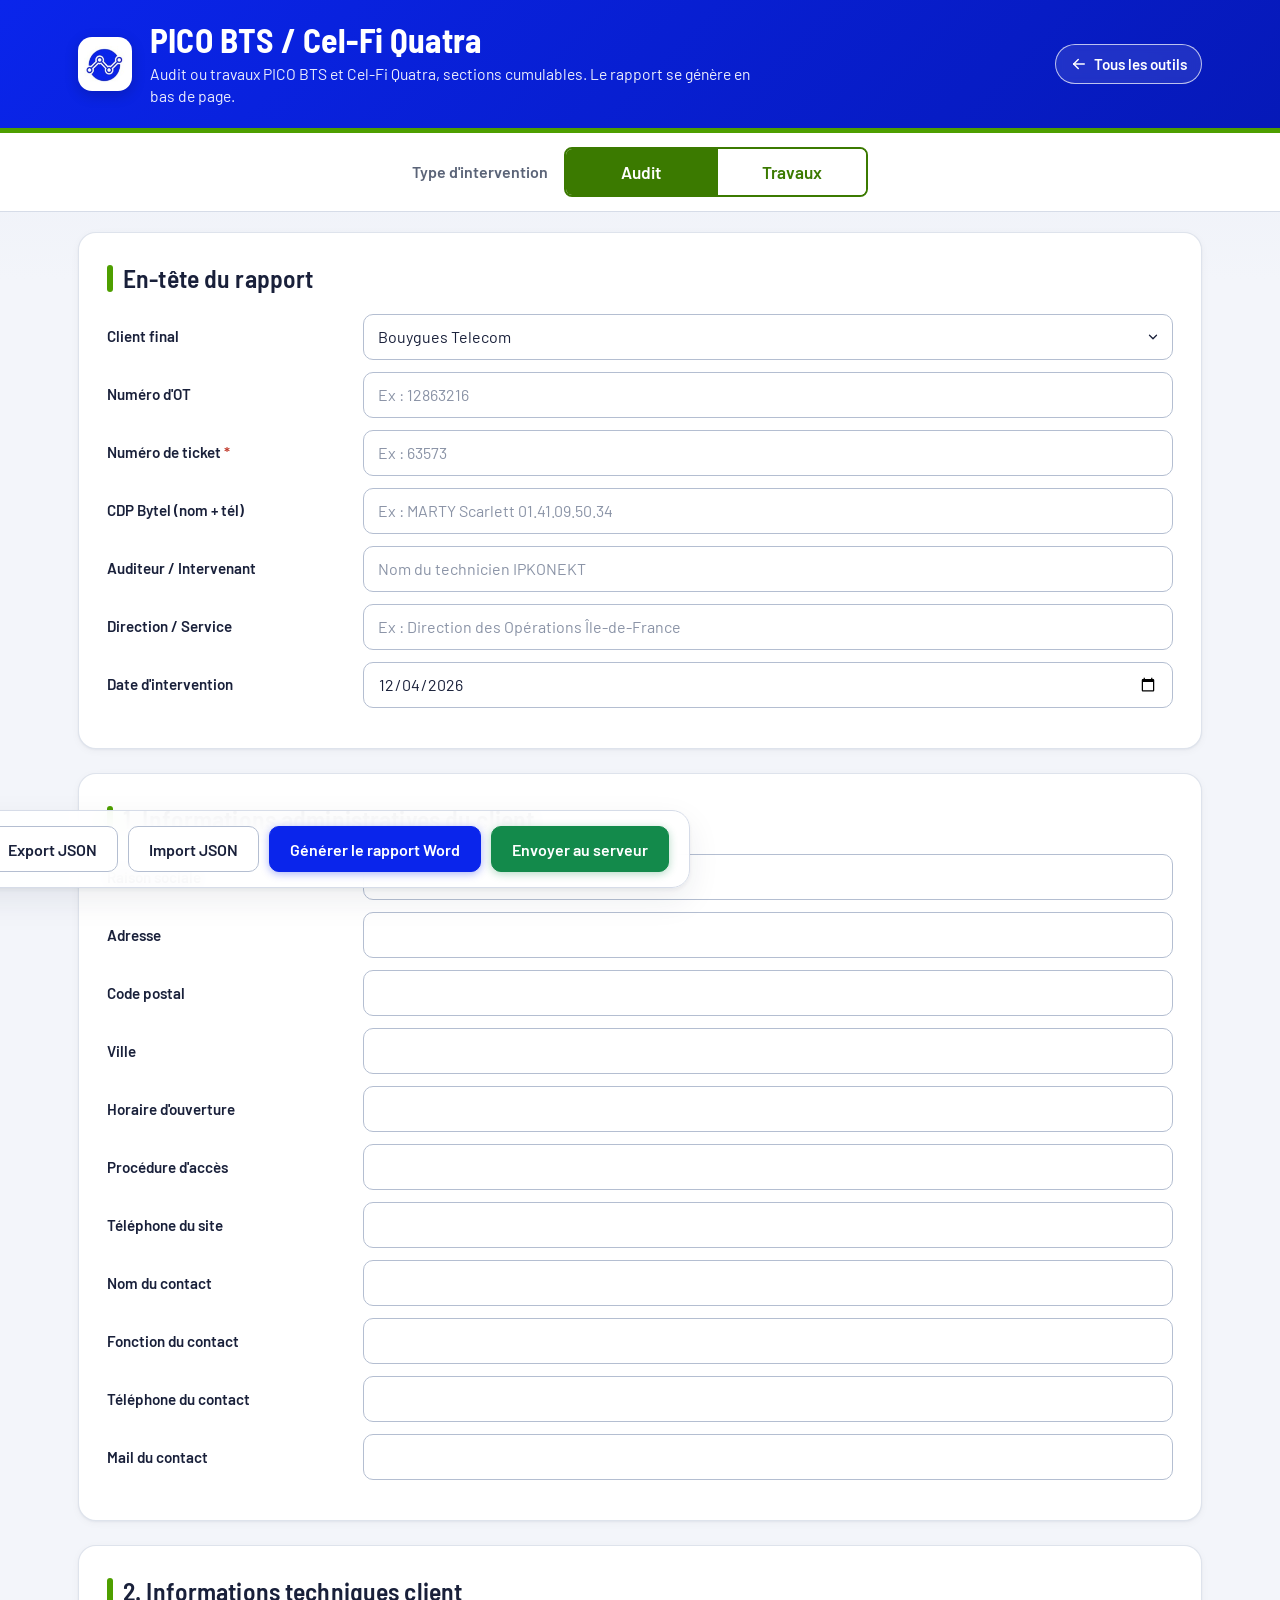
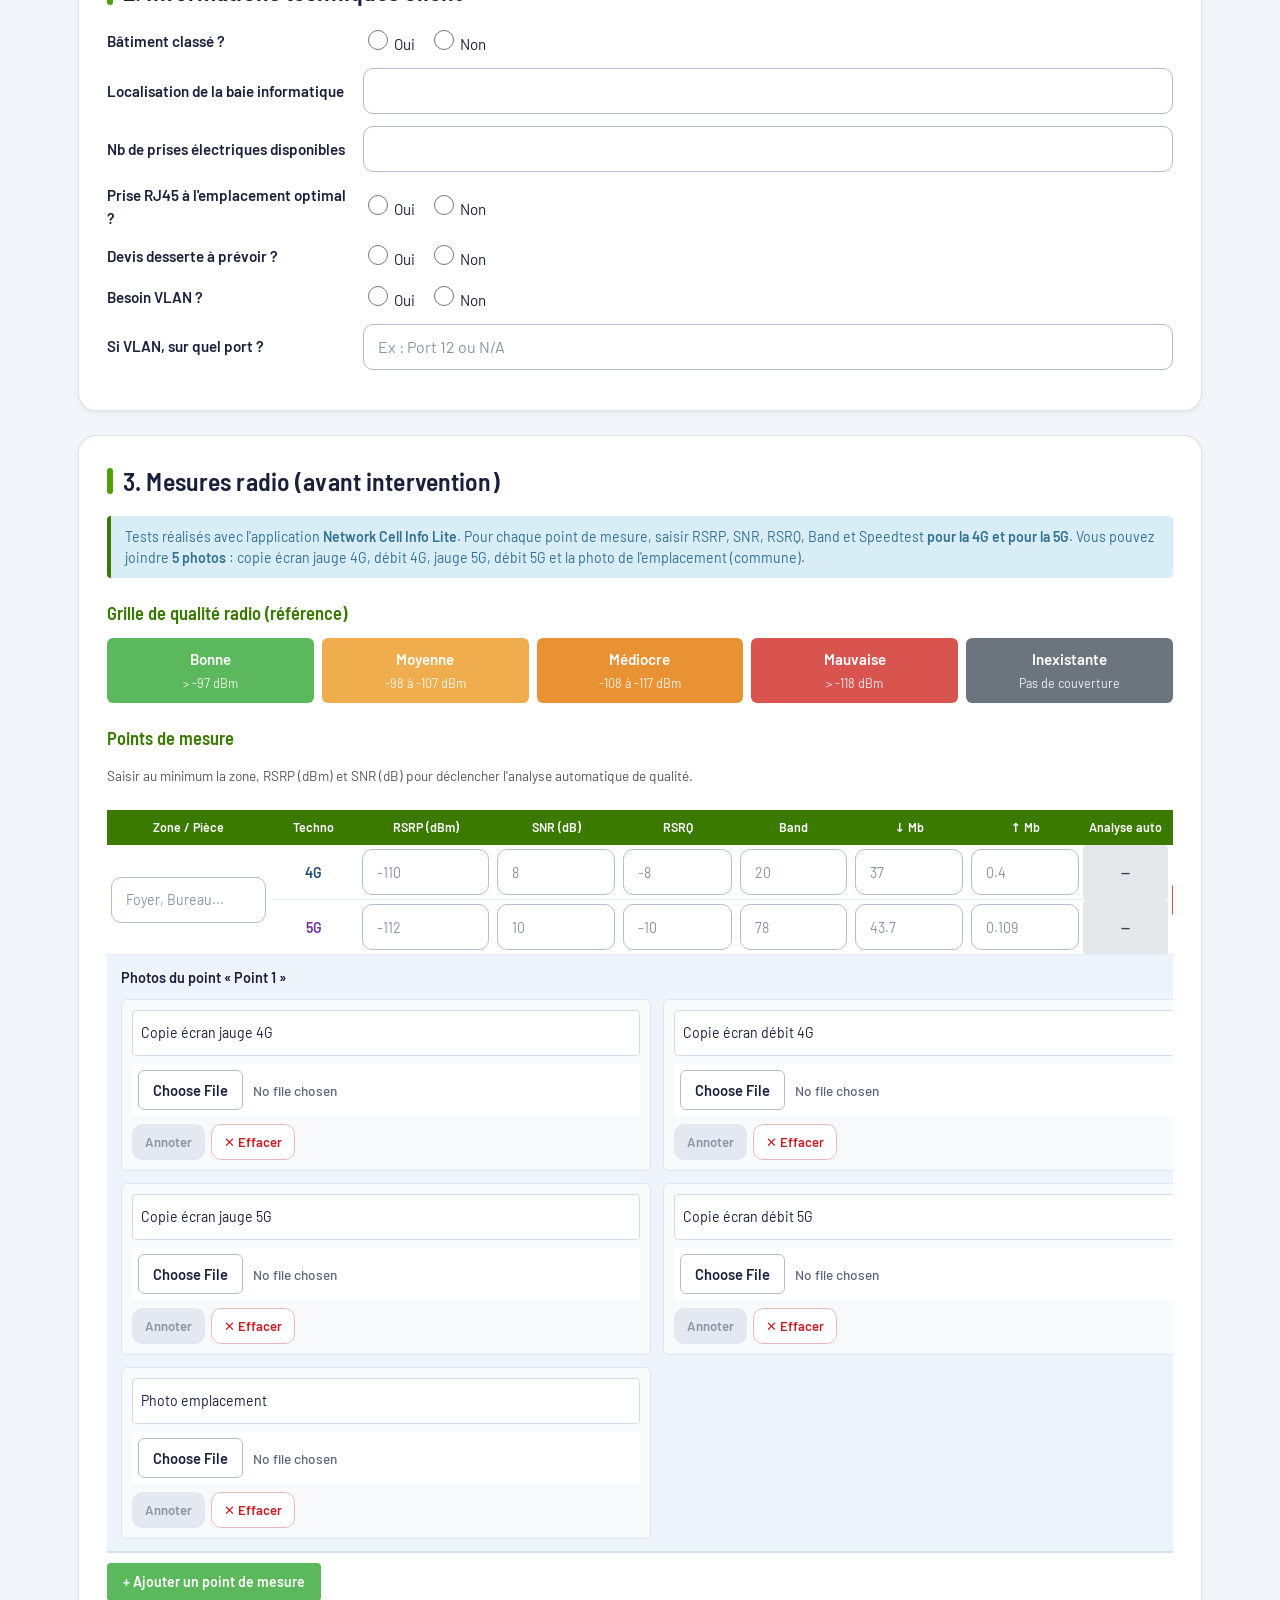
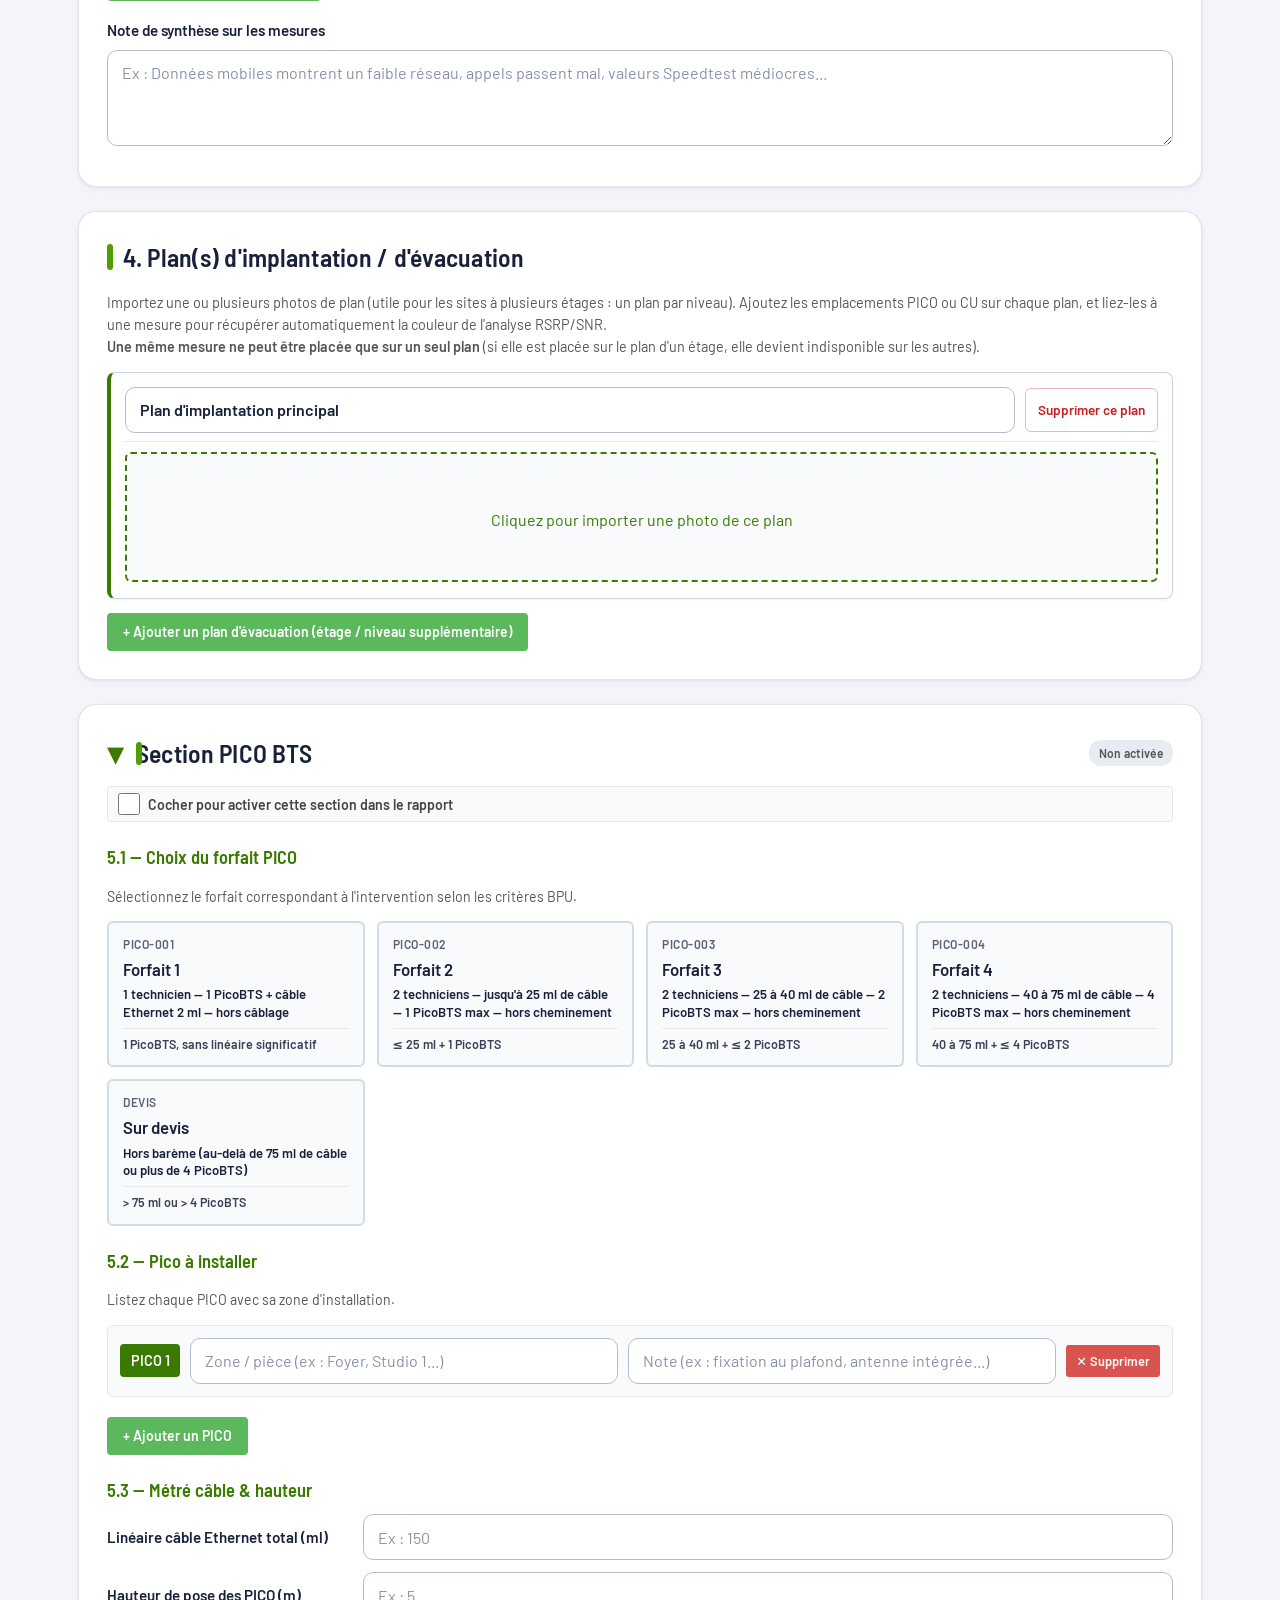
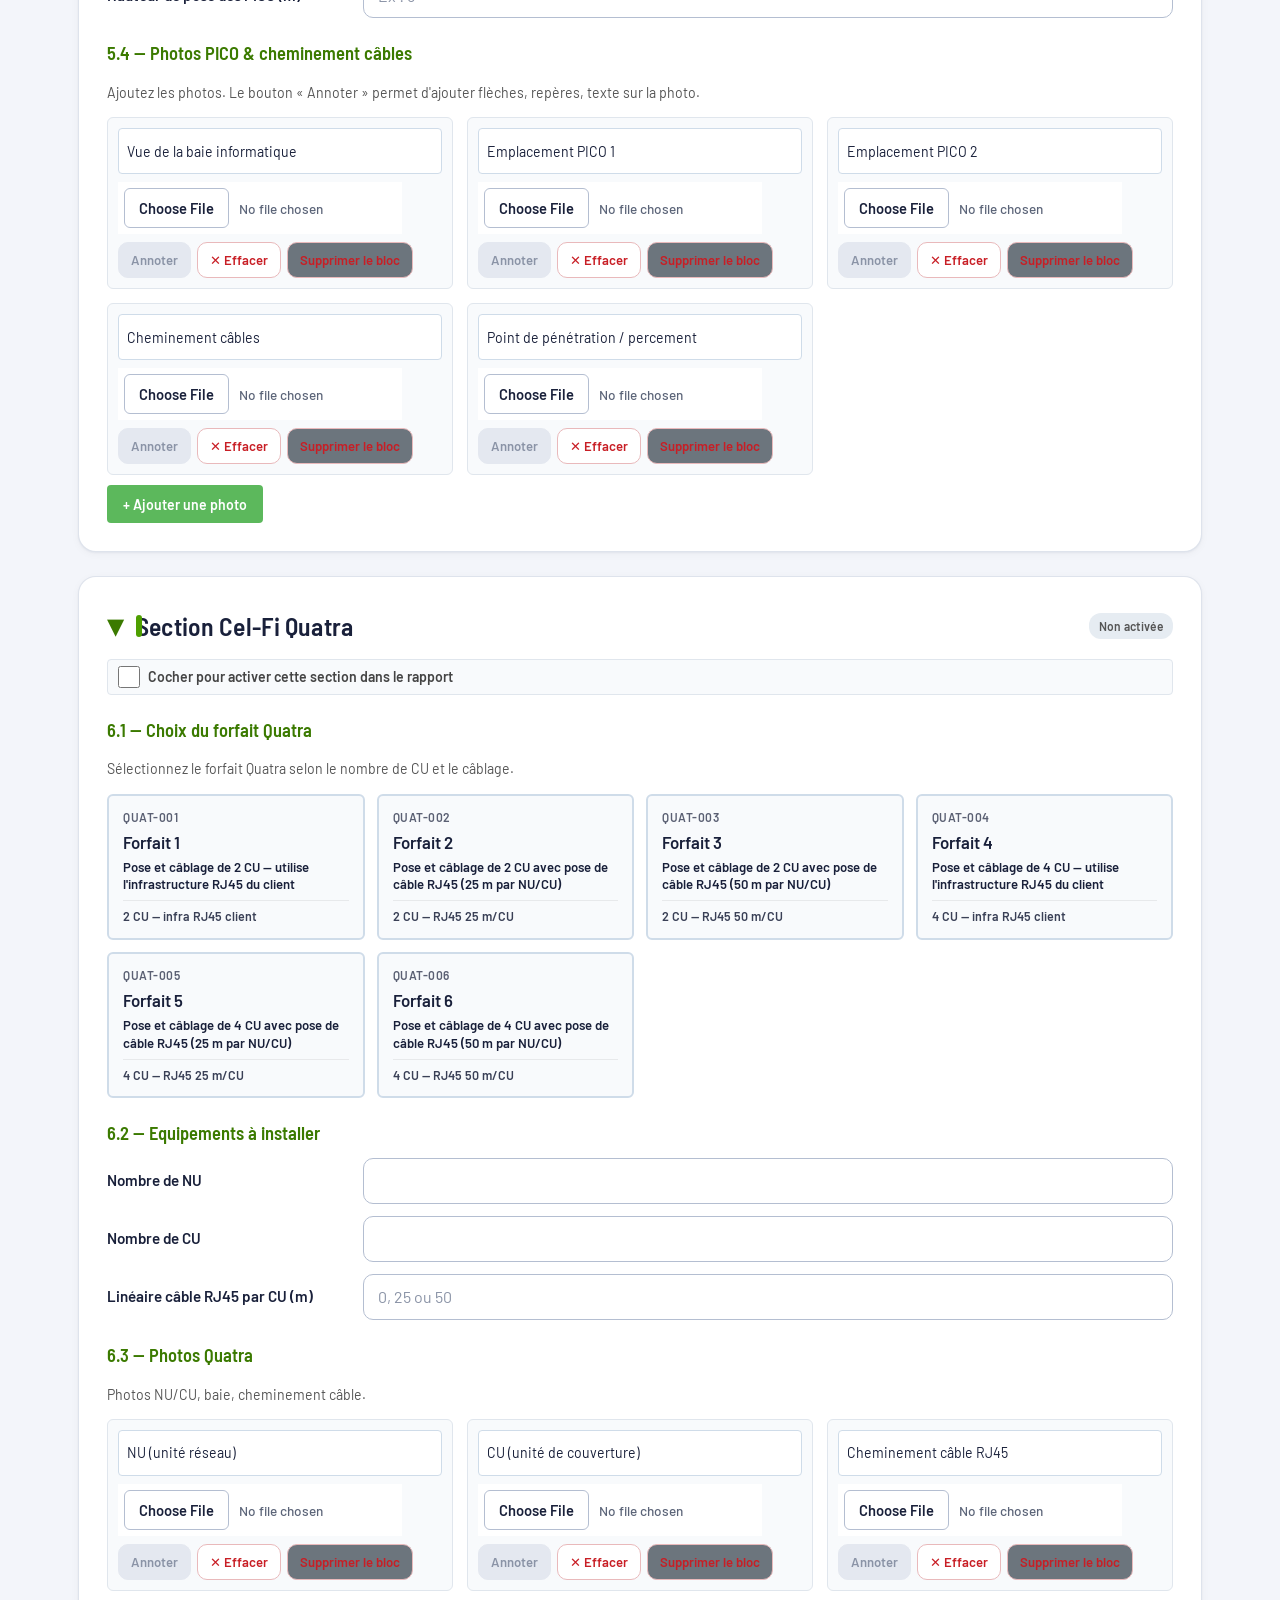
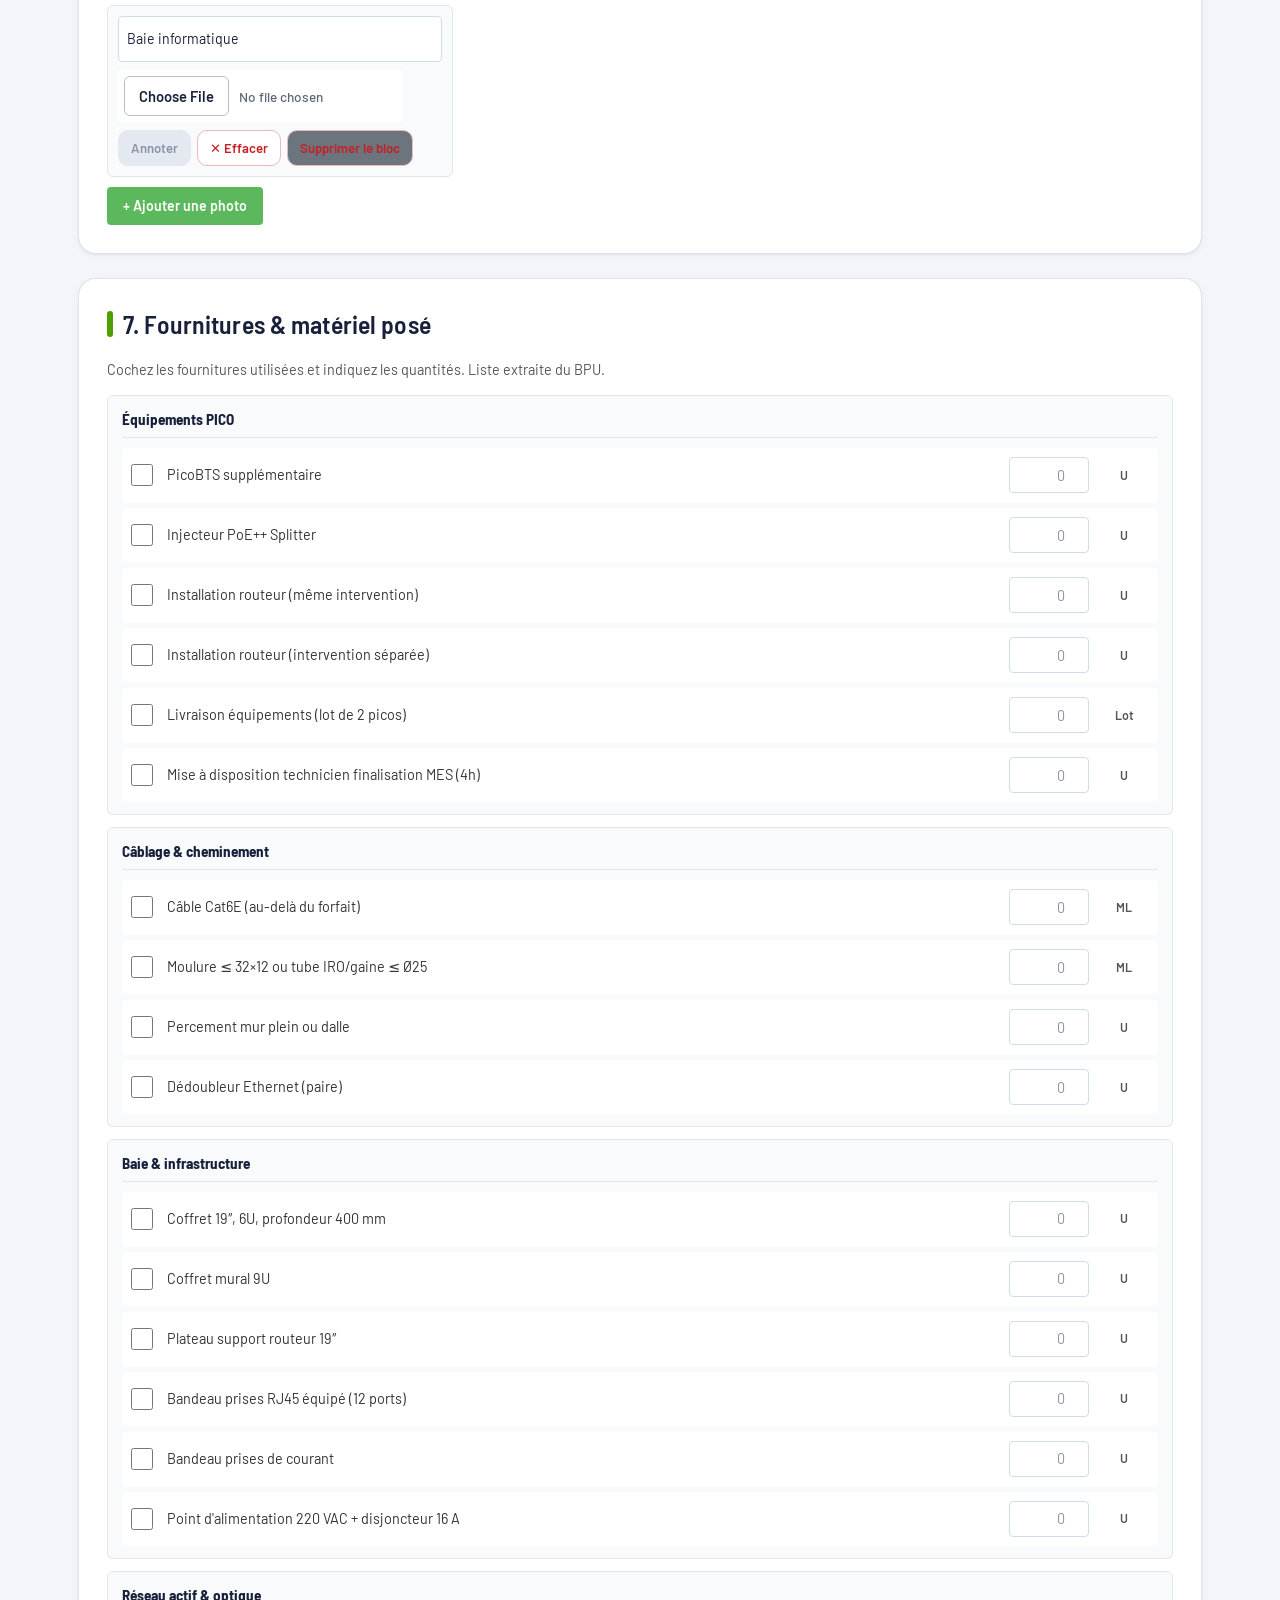
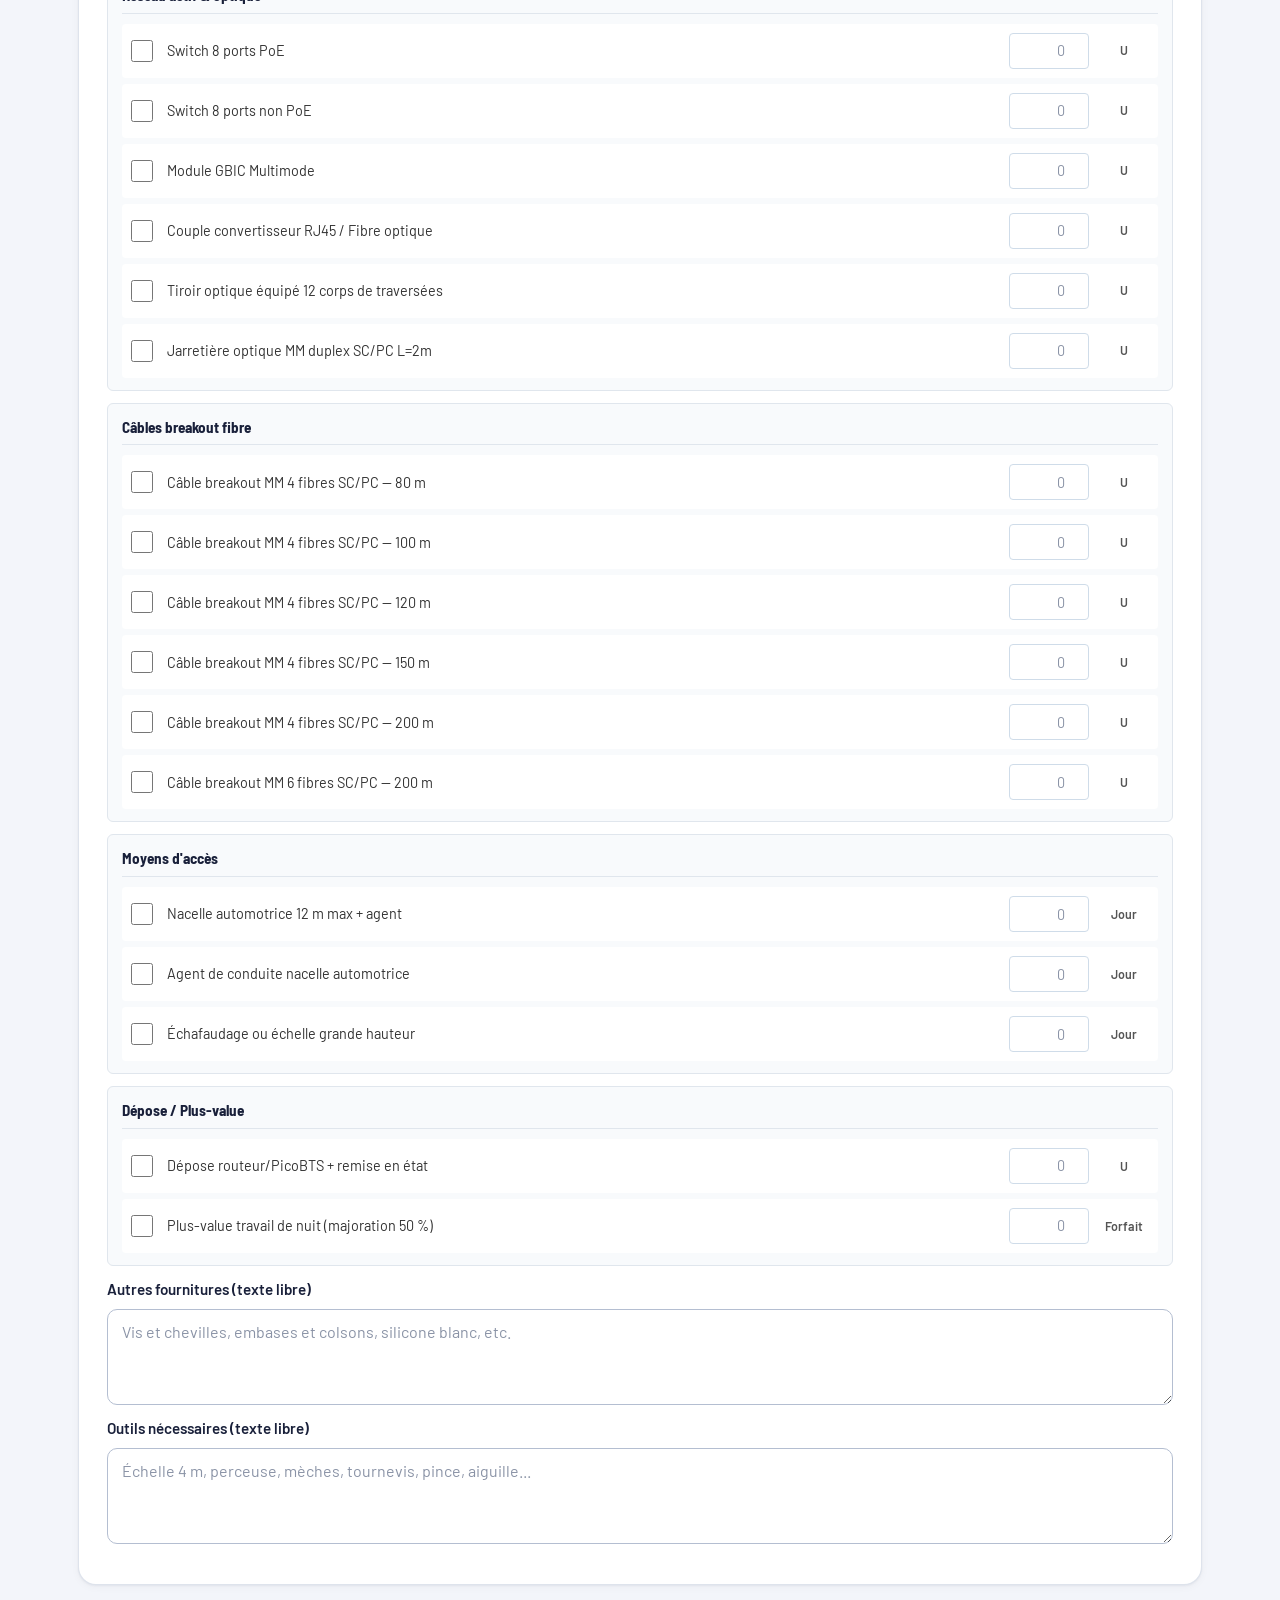
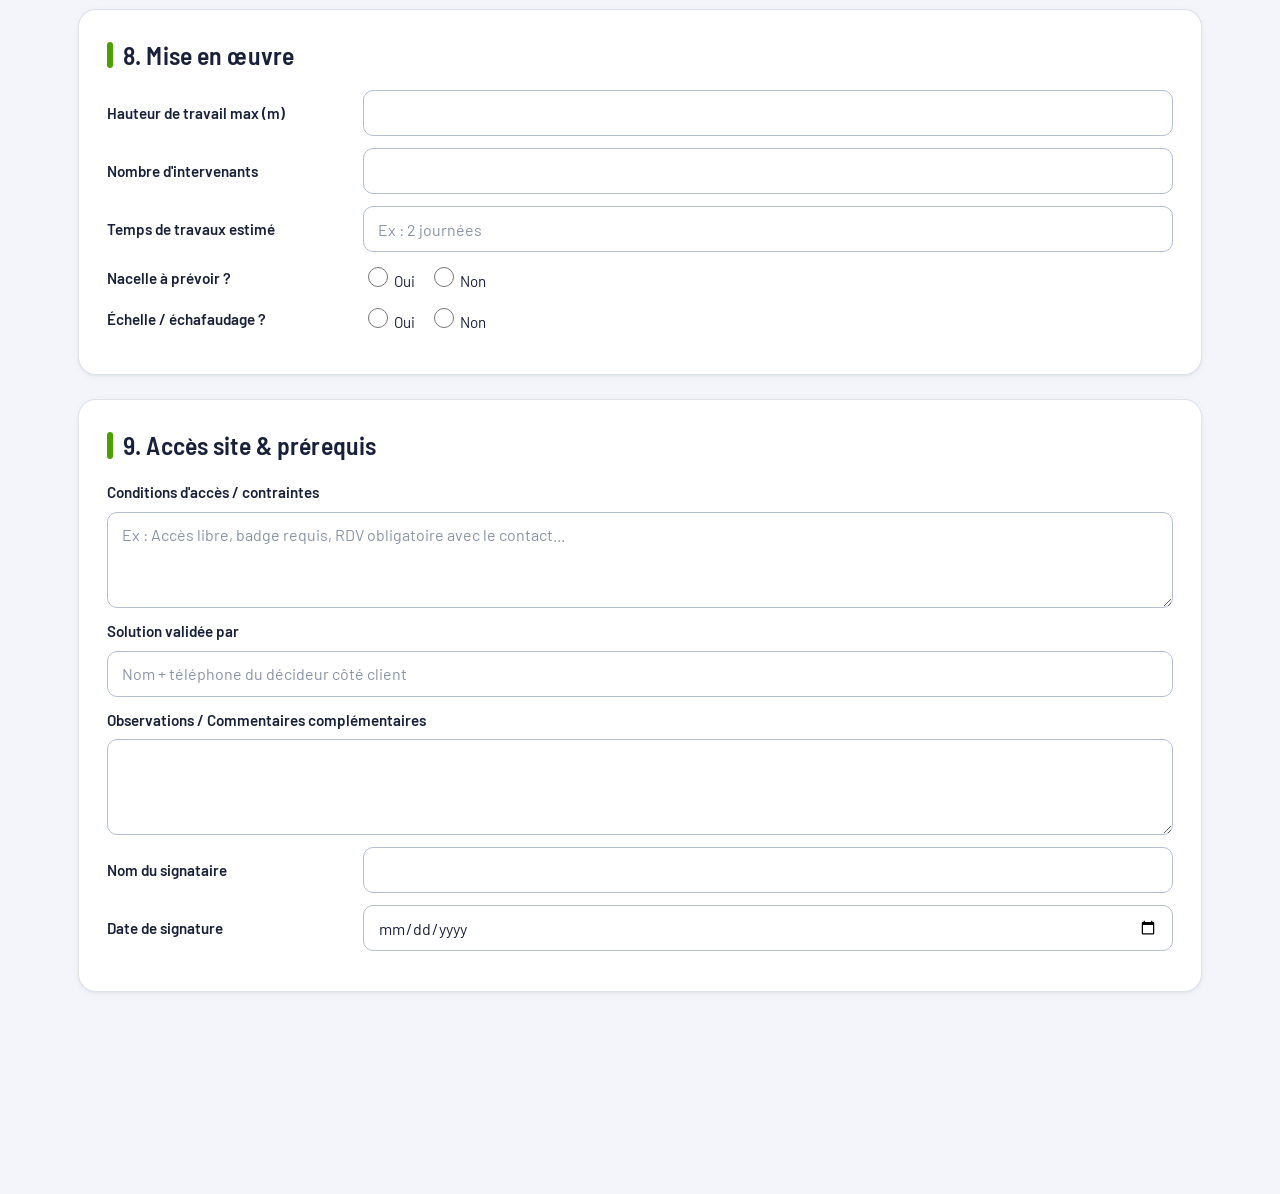
<file: pico-quatra/index.html>
<!DOCTYPE html>
<html lang="fr" data-tool="pico">
<head>
    <meta charset="UTF-8">
    <meta name="viewport" content="width=device-width, initial-scale=1.0, user-scalable=yes">
    <title>PICO BTS / Cel-Fi Quatra | IPKONEKT</title>
    <script>
        function loadWithFallback(localSrc, fallbackSrc, globalCheck) {
            return new Promise((resolve) => {
                const tryLoad = (src, isFallback) => {
                    const s = document.createElement("script");
                    s.src = src;
                    s.onload = () => {
                        if (typeof window[globalCheck] !== "undefined") resolve(true);
                        else if (!isFallback) tryLoad(fallbackSrc, true);
                        else resolve(false);
                    };
                    s.onerror = () => {
                        if (!isFallback) tryLoad(fallbackSrc, true);
                        else resolve(false);
                    };
                    document.head.appendChild(s);
                };
                tryLoad(localSrc, false);
            });
        }
        window.__libsLoaded = Promise.all([
            loadWithFallback("docx.umd.js", "https://unpkg.com/docx@8.5.0/build/index.umd.js", "docx"),
            loadWithFallback("FileSaver.min.js", "https://unpkg.com/file-saver@2.0.5/dist/FileSaver.min.js", "saveAs")
        ]);
    </script>
    <style>
        /* ... (votre style existant, inchangé) ... */
        * { box-sizing: border-box; }
        html { -webkit-text-size-adjust: 100%; text-size-adjust: 100%; }
        body {
            font-family: 'Segoe UI', Tahoma, sans-serif;
            margin: 0;
            background: var(--paper);
            color: #222;
            -webkit-tap-highlight-color: rgba(46, 117, 182, 0.2);
        }
        header {
            background: linear-gradient(135deg, var(--ink) 0%, var(--accent-ink) 100%);
            color: white;
            padding: 20px 30px;
            box-shadow: 0 2px 8px rgba(0, 0, 0, 0.1);
        }
        header h1 { margin: 0; font-size: 1.5rem; }
        header p { margin: 5px 0 0 0; opacity: 0.9; font-size: 0.9rem; }

        .mode-selector {
            background: linear-gradient(135deg, var(--ink) 0%, var(--accent-ink) 100%);
            padding: 20px 20px 25px;
            text-align: center;
            box-shadow: 0 2px 8px rgba(0,0,0,0.15);
        }
        .mode-selector h3 {
            color: #fff;
            margin: 0 0 12px 0;
            font-size: 0.95rem;
            letter-spacing: 1px;
            text-transform: uppercase;
            opacity: 0.95;
        }
        .mode-buttons {
            display: flex;
            gap: 14px;
            justify-content: center;
            flex-wrap: wrap;
        }
        .mode-btn {
            background: rgba(255,255,255,0.15);
            color: #fff;
            border: 2px solid rgba(255,255,255,0.5);
            padding: 14px 32px;
            font-size: 1rem;
            font-weight: 700;
            border-radius: 8px;
            cursor: pointer;
            min-width: 180px;
            min-height: 50px;
            transition: all 0.2s;
            letter-spacing: 0.5px;
            touch-action: manipulation;
        }
        .mode-btn:hover { background: rgba(255,255,255,0.25); transform: translateY(-1px); }
        .mode-btn:active { transform: scale(0.98); }
        .mode-btn.active {
            background: #fff;
            color: var(--ink);
            border-color: #fff;
            box-shadow: 0 4px 14px rgba(0,0,0,0.2);
        }
        .mode-btn .mode-icon { font-size: 1.2rem; margin-right: 6px; }

        .container { max-width: 1100px; margin: 20px auto; padding: 0 20px 80px 20px; }
        .section {
            background: white;
            border-radius: 8px;
            padding: 22px;
            margin-bottom: 18px;
            box-shadow: 0 1px 4px rgba(0, 0, 0, 0.05);
        }
        .section h2 {
            color: var(--ink);
            border-bottom: 2px solid var(--accent-ink);
            padding-bottom: 8px;
            margin-top: 0;
            font-size: 1.18rem;
        }
        .section h3 {
            color: var(--accent-ink);
            font-size: 1rem;
            margin-top: 18px;
            margin-bottom: 10px;
        }
        .collapsible {
            border: 2px solid transparent;
            transition: border-color 0.2s;
        }
        .collapsible.active-pico { border-color: #5cb85c; }
        .collapsible.active-quatra { border-color: #9b59b6; }
        .collapsible-header {
            display: flex;
            align-items: center;
            justify-content: space-between;
            cursor: pointer;
            padding: 4px 0;
            user-select: none;
            touch-action: manipulation;
        }
        .collapsible-header:hover h2 { color: var(--accent-ink); }
        .collapsible-toggle {
            display: flex;
            align-items: center;
            gap: 12px;
        }
        .collapsible-arrow {
            font-size: 1.4rem;
            color: var(--accent-ink);
            transition: transform 0.2s;
        }
        .collapsible.collapsed .collapsible-arrow { transform: rotate(-90deg); }
        .collapsible.collapsed .collapsible-content { display: none; }
        .collapsible-badge {
            background: #e6ecf2;
            color: #555;
            padding: 4px 10px;
            border-radius: 12px;
            font-size: 0.75rem;
            font-weight: 600;
            letter-spacing: 0.3px;
        }
        .collapsible.active-pico .collapsible-badge {
            background: #d4edda;
            color: #155724;
        }
        .collapsible.active-quatra .collapsible-badge {
            background: #ead5f3;
            color: #4a235a;
        }
        .activate-toggle {
            display: flex;
            align-items: center;
            gap: 8px;
            font-size: 0.88rem;
            color: #444;
            cursor: pointer;
            padding: 6px 10px;
            background: #f8fafc;
            border: 1px solid #e0e6ed;
            border-radius: 4px;
            user-select: none;
            touch-action: manipulation;
        }
        .activate-toggle input[type="checkbox"] {
            width: 22px;
            height: 22px;
            margin: 0;
            cursor: pointer;
        }
        .field-row {
            display: grid;
            grid-template-columns: 200px 1fr;
            gap: 12px;
            align-items: center;
            margin-bottom: 12px;
        }
        .field-row.full { grid-template-columns: 1fr; }
        label { font-weight: 600; color: var(--ink); font-size: 0.92rem; }
        input[type="text"],
        input[type="date"],
        input[type="time"],
        input[type="number"],
        input[type="email"],
        textarea,
        select {
            width: 100%;
            padding: 10px 12px;
            border: 1px solid #ccc;
            border-radius: 4px;
            font-family: inherit;
            font-size: 16px;
            min-height: 44px;
            -webkit-appearance: none;
            appearance: none;
            background: #fff;
        }
        select {
            background-image: url("data:image/svg+xml;charset=UTF-8,%3csvg xmlns='http://www.w3.org/2000/svg' width='12' height='8' viewBox='0 0 12 8'%3e%3cpath fill='%231f4e79' d='M6 8L0 0h12z'/%3e%3c/svg%3e");
            background-repeat: no-repeat;
            background-position: right 12px center;
            padding-right: 32px;
        }
        textarea { min-height: 80px; resize: vertical; }
        input:focus, textarea:focus, select:focus {
            outline: none;
            border-color: var(--accent-ink);
            box-shadow: 0 0 0 2px rgba(46, 117, 182, 0.2);
        }
        button {
            padding: 12px 22px;
            border: none;
            border-radius: 6px;
            font-size: 1rem;
            font-weight: 600;
            cursor: pointer;
            transition: all 0.15s;
            touch-action: manipulation;
            min-height: 44px;
        }
        button:active { transform: scale(0.97); }
        .btn-primary { background: var(--accent-ink); color: white; }
        .btn-primary:hover { background: var(--ink); }
        .btn-secondary { background: #e6e6e6; color: #333; }
        .btn-secondary:hover { background: #ccc; }
        .btn-success { background: #5cb85c; color: white; }
        .btn-success:hover { background: #449d44; }
        .actions {
            position: sticky;
            bottom: 0;
            background: white;
            padding: 15px 20px;
            padding-bottom: calc(15px + env(safe-area-inset-bottom, 0px));
            border-top: 2px solid var(--accent-ink);
            box-shadow: 0 -2px 10px rgba(0, 0, 0, 0.1);
            display: flex;
            gap: 10px;
            justify-content: flex-end;
            flex-wrap: wrap;
            z-index: 10;
        }
        #status {
            margin: 12px 20px 0;
            padding: 12px;
            border-radius: 4px;
            font-size: 0.92rem;
            display: none;
        }
        #status.success { background: #d4edda; color: #155724; display: block; }
        #status.error   { background: #f8d7da; color: #721c24; display: block; }
        #status.info    { background: #d1ecf1; color: #0c5460; display: block; }
        .measures-table {
            width: 100%;
            min-width: 1100px;
            border-collapse: collapse;
            margin-top: 10px;
            font-size: 0.88rem;
        }
        .measures-table th {
            background: var(--accent-ink);
            color: white;
            padding: 8px 6px;
            font-weight: 600;
            text-align: center;
            font-size: 0.78rem;
            white-space: nowrap;
        }
        .measures-table td {
            padding: 4px;
            border-bottom: 1px solid #e6ecf2;
        }
        .measures-table input {
            min-height: 36px;
            padding: 5px 7px;
            font-size: 0.88rem;
            width: 100%;
        }
        .measures-table .col-zone { min-width: 130px; }
        .measures-table .col-tech { width: 8%; }
        .measures-table .col-rsrp { width: 14%; }
        .measures-table .col-rsrq { width: 12%; }
        .measures-table .col-band { width: 10%; }
        .measures-table .col-spd { width: 14%; }
        .measures-table .col-action { width: 8%; }
        .add-row-btn {
            margin-top: 10px;
            background: #5cb85c;
            color: white;
            border: none;
            padding: 9px 16px;
            border-radius: 4px;
            font-size: 0.88rem;
            cursor: pointer;
            font-weight: 600;
            min-height: 38px;
            touch-action: manipulation;
        }
        .add-row-btn:hover { background: #449d44; }
        .row-del {
            background: #d9534f;
            color: white;
            border: none;
            padding: 6px 10px;
            border-radius: 3px;
            font-size: 0.8rem;
            cursor: pointer;
            min-height: 32px;
        }
        .row-del:hover { background: #c9302c; }
        .qualite-grid {
            display: grid;
            grid-template-columns: repeat(auto-fit, minmax(140px, 1fr));
            gap: 8px;
            margin: 10px 0;
        }
        .qualite-item {
            padding: 10px;
            border-radius: 6px;
            color: white;
            text-align: center;
            font-size: 0.85rem;
            font-weight: 600;
        }
        .qualite-item .label { display: block; font-size: 0.95rem; margin-bottom: 2px; }
        .qualite-item .seuil { opacity: 0.9; font-size: 0.78rem; font-weight: normal; }
        .forfait-list {
            display: grid;
            grid-template-columns: repeat(auto-fit, minmax(220px, 1fr));
            gap: 12px;
            margin-top: 10px;
        }
        .forfait-card {
            background: #f8fafc;
            border: 2px solid #cfdce9;
            border-radius: 6px;
            padding: 12px 14px;
            cursor: pointer;
            transition: all 0.15s;
            user-select: none;
            touch-action: manipulation;
        }
        .forfait-card:hover {
            background: var(--accent-tint);
            border-color: var(--accent-ink);
        }
        .forfait-card input[type="radio"] {
            display: none;
        }
        .forfait-card.selected {
            background: var(--accent-ink);
            border-color: var(--ink);
            color: white;
        }
        .forfait-card .ref {
            font-size: 0.75rem;
            font-weight: 700;
            opacity: 0.7;
            letter-spacing: 0.5px;
        }
        .forfait-card .name {
            font-size: 1.05rem;
            font-weight: 700;
            margin: 4px 0;
        }
        .forfait-card .desc {
            font-size: 0.82rem;
            line-height: 1.35;
        }
        .forfait-card .crit {
            font-size: 0.78rem;
            font-weight: 600;
            margin-top: 6px;
            padding-top: 6px;
            border-top: 1px solid rgba(0,0,0,0.08);
            opacity: 0.85;
        }
        .forfait-card.selected .crit {
            border-top-color: rgba(255,255,255,0.3);
        }
        .pico-list { margin-top: 10px; }
        .pico-item {
            background: #f8fafc;
            border: 1px solid #e0e6ed;
            border-radius: 6px;
            padding: 12px;
            margin-bottom: 10px;
            display: grid;
            grid-template-columns: 60px 1fr 1fr auto;
            gap: 10px;
            align-items: center;
        }
        .pico-item .num {
            background: var(--accent-ink);
            color: white;
            font-weight: 700;
            font-size: 0.9rem;
            text-align: center;
            padding: 6px;
            border-radius: 4px;
        }
        .pico-item input { min-height: 38px; }
        .pico-item .row-del { align-self: center; }
        .fournitures-cat {
            background: #f8fafc;
            border: 1px solid #e0e6ed;
            border-radius: 6px;
            padding: 12px 14px;
            margin-bottom: 12px;
        }
        .fournitures-cat h4 {
            margin: 0 0 10px 0;
            color: var(--ink);
            font-size: 0.95rem;
            border-bottom: 1px solid #e0e6ed;
            padding-bottom: 6px;
        }
        .fournitures-list {
            display: grid;
            gap: 6px;
        }
        .fourn-item {
            display: grid;
            grid-template-columns: 26px 1fr 80px 50px;
            gap: 10px;
            align-items: center;
            padding: 8px;
            background: white;
            border-radius: 4px;
            border: 1px solid transparent;
            transition: border-color 0.15s, background 0.15s;
        }
        .fourn-item:has(input[type="checkbox"]:checked) {
            border-color: #5cb85c;
            background: #f0f9ee;
        }
        .fourn-item input[type="checkbox"] {
            width: 22px;
            height: 22px;
            cursor: pointer;
            margin: 0;
            accent-color: var(--accent-ink);
        }
        .fourn-item label {
            font-weight: normal;
            color: #333;
            cursor: pointer;
            font-size: 0.9rem;
            line-height: 1.35;
        }
        .fourn-item .qty-input {
            width: 100%;
            min-height: 36px;
            padding: 6px 8px;
            border: 1px solid #cfdce9;
            border-radius: 4px;
            font-size: 0.9rem;
            text-align: right;
        }
        .fourn-item .unit-tag {
            font-size: 0.78rem;
            color: #555;
            font-weight: 600;
            text-align: center;
        }
        .photo-grid {
            display: grid;
            grid-template-columns: repeat(auto-fit, minmax(280px, 1fr));
            gap: 14px;
            margin-top: 10px;
        }
        /* Ligne photos sous chaque point de mesure */
        .measure-photos-row > td {
            background: #eef4fb;
            padding: 12px 14px !important;
            border-bottom: 2px solid #d5e2f0 !important;
        }
        .measure-photos-wrap { }
        .measure-photos-title {
            font-size: 0.9rem;
            font-weight: 600;
            color: var(--ink);
            margin-bottom: 10px;
        }
        .measure-photos-grid {
            display: grid;
            grid-template-columns: repeat(2, 1fr);
            gap: 12px;
        }
        @media (max-width: 720px) {
            .measure-photos-grid { grid-template-columns: 1fr; }
        }
        .photo-block {
            background: #f8fafc;
            border: 1px solid #e0e6ed;
            border-radius: 6px;
            padding: 10px;
        }
        .photo-block label.photo-label {
            display: block;
            font-size: 0.88rem;
            color: var(--ink);
            margin-bottom: 6px;
        }
        .photo-block input[type="file"] {
            font-size: 0.85rem;
            min-height: 38px;
            padding: 6px;
            background: white;
        }
        .photo-preview {
            width: 100%;
            margin-top: 8px;
            border-radius: 4px;
            display: none;
            max-height: 240px;
            object-fit: contain;
            background: #fff;
        }
        .photo-preview.shown { display: block; }
        .photo-actions {
            display: flex;
            gap: 6px;
            margin-top: 8px;
            flex-wrap: wrap;
        }
        .photo-actions button {
            min-height: 36px;
            padding: 8px 12px;
            font-size: 0.82rem;
            font-weight: 600;
            border-radius: 4px;
            border: none;
            cursor: pointer;
            touch-action: manipulation;
        }
        .annotate-btn { background: #5cb85c; color: white; }
        .annotate-btn:hover { background: #449d44; }
        .annotate-btn:disabled { background: #aaa; cursor: not-allowed; }
        .clear-photo { background: #d9534f; color: white; }
        .clear-photo:hover { background: #c9302c; }
        .evac-upload-area {
            border: 2px dashed var(--accent-ink);
            border-radius: 6px;
            padding: 20px;
            text-align: center;
            background: #f8fafc;
            cursor: pointer;
            min-height: 130px;
            display: flex;
            flex-direction: column;
            justify-content: center;
            align-items: center;
            color: var(--accent-ink);
        }
        .evac-upload-area:hover { background: var(--accent-tint); }
        .evac-upload-area .icon { font-size: 2rem; margin-bottom: 6px; }
        .evac-point {
            position: absolute;
            border-radius: 50%;
            cursor: move;
            user-select: none;
            touch-action: none;
            transform: translate(-50%, -50%);
            display: flex;
            align-items: center;
            justify-content: center;
            box-sizing: border-box;
        }
        .evac-point .evac-halo {
            position: absolute;
            inset: 0;
            border-radius: 50%;
            pointer-events: none;
        }
        .evac-point .evac-dot {
            position: absolute;
            top: 50%; left: 50%;
            transform: translate(-50%, -50%);
            width: 18px; height: 18px;
            border-radius: 50%;
            background: #dc2626;
            border: 3px solid white;
            box-shadow: 0 1px 3px rgba(0,0,0,0.4);
            pointer-events: none;
        }
        .evac-point .evac-label {
            position: absolute;
            top: -18px; left: 50%;
            transform: translateX(-50%);
            background: white;
            color: var(--ink);
            font-size: 0.75rem;
            font-weight: 700;
            padding: 3px 7px;
            border-radius: 4px;
            border: 1px solid var(--ink);
            white-space: nowrap;
            pointer-events: none;
            box-shadow: 0 1px 2px rgba(0,0,0,0.15);
        }
        .evac-point .evac-del {
            position: absolute;
            top: -10px; right: -10px;
            background: #d9534f;
            border: 2px solid white;
            color: white;
            border-radius: 50%;
            width: 22px;
            height: 22px;
            font-size: 12px;
            line-height: 1;
            display: flex;
            align-items: center;
            justify-content: center;
            cursor: pointer;
            z-index: 5;
            font-weight: bold;
        }
        .evac-point .evac-resize {
            position: absolute;
            bottom: -10px; right: -10px;
            background: var(--accent-ink);
            border: 2px solid white;
            color: white;
            border-radius: 50%;
            width: 22px;
            height: 22px;
            font-size: 11px;
            line-height: 1;
            display: flex;
            align-items: center;
            justify-content: center;
            cursor: nwse-resize;
            z-index: 5;
            touch-action: none;
            font-weight: bold;
        }
        .add-evac-controls {
            display: flex;
            gap: 8px;
            margin-top: 10px;
            flex-wrap: wrap;
        }
        .add-evac-controls input {
            flex: 1;
            min-width: 0;
        }

        /* --- Cartes multi-plans (un par étage) --- */
        .evac-plan-card {
            border: 1px solid #c9d6e2;
            border-left: 4px solid var(--accent-ink);
            border-radius: 8px;
            padding: 14px 14px 16px;
            margin-top: 14px;
            background: #ffffff;
            box-shadow: 0 1px 3px rgba(0,0,0,0.05);
        }
        .evac-plan-card:first-child { margin-top: 0; }
        .evac-plan-card-header {
            display: flex;
            align-items: center;
            justify-content: space-between;
            gap: 10px;
            flex-wrap: wrap;
            margin-bottom: 10px;
            padding-bottom: 8px;
            border-bottom: 1px solid #e2e8ee;
        }
        .evac-plan-card-title-wrap {
            display: flex;
            align-items: center;
            gap: 8px;
            flex: 1;
            min-width: 0;
        }
        .evac-plan-card-icon {
            font-size: 1.1rem;
            color: var(--ink);
            flex-shrink: 0;
        }
        .evac-plan-card-title-input {
            flex: 1;
            min-width: 120px;
            padding: 6px 10px;
            font-size: 0.95rem;
            font-weight: 600;
            color: var(--ink);
            border: 1px solid #d8e2ec;
            border-radius: 4px;
            background: #f9fbfd;
        }
        .evac-plan-card-title-input:focus {
            outline: none;
            border-color: var(--accent-ink);
            background: #ffffff;
        }
        .evac-plan-card-remove-btn {
            background: #d9534f;
            color: white;
            border: none;
            border-radius: 4px;
            padding: 6px 12px;
            font-size: 0.85rem;
            font-weight: 600;
            cursor: pointer;
            flex-shrink: 0;
        }
        .evac-plan-card-remove-btn:hover { background: #c9302c; }
        .evac-plan-card .plan-evac-container {
            position: relative;
            margin-top: 10px;
            display: none;
            user-select: none;
        }
        .evac-plan-card .plan-evac-container.shown { display: block; }
        .evac-plan-card .plan-evac-img {
            width: 100%;
            display: block;
            border-radius: 6px;
            box-shadow: 0 1px 4px rgba(0,0,0,0.1);
        }
        @media (max-width: 700px) {
            .evac-plan-card { padding: 10px 10px 14px; }
            .evac-plan-card-title-input { font-size: 0.9rem; }
            .evac-plan-card-remove-btn { padding: 5px 10px; font-size: 0.8rem; }
        }
        .info-banner {
            background: #d9edf7;
            border-left: 4px solid var(--accent-ink);
            padding: 10px 14px;
            border-radius: 4px;
            font-size: 0.88rem;
            color: #31708f;
            margin: 10px 0;
        }
        @media (max-width: 700px) {
            header { padding: 16px 18px; }
            header h1 { font-size: 1.15rem; }
            .container { padding: 0 12px 60px 12px; }
            .section { padding: 16px 14px; }
            .field-row {
                grid-template-columns: 1fr;
                gap: 6px;
            }
            .photo-grid { grid-template-columns: 1fr !important; }
            .forfait-list { grid-template-columns: 1fr; }
            .pico-item {
                grid-template-columns: 1fr;
                gap: 8px;
            }
            .pico-item .num { width: 50px; }
            .mode-buttons { flex-direction: column; gap: 10px; }
            .mode-btn { width: 100%; min-width: 0; padding: 14px 20px; }
            .editor-body { flex-direction: column; }
            .editor-toolbar { width: 100%; max-height: 30vh; padding: 8px; border-right: none; border-bottom: 2px solid var(--accent-ink); }
            .editor-toolbar .tool-group { margin-bottom: 10px; padding-bottom: 8px; }
            .editor-toolbar h3 { margin-bottom: 6px; }
            .tool-btn { margin-bottom: 5px; padding: 10px; font-size: 0.9rem; }
            .editor-canvas-wrap { flex: 1 1 auto; min-height: 0; } /* prend la place restante : plus de débordement sous le pied */
            .handle { width: 28px; height: 28px; border-width: 3px; }
            .handle.resize { bottom: -14px; right: -14px; }
            .handle.rotate { top: -36px; width: 28px; height: 28px; }
            .handle.delete { top: -14px; right: -14px; width: 28px; height: 28px; font-size: 18px; line-height: 22px; }
            .handle.arrow-end { width: 28px; height: 28px; }
            .measures-table { font-size: 0.82rem; }
            .measures-table th, .measures-table td { padding: 4px; }
        }
        @media (max-width: 480px) {
            .actions { position: static; box-shadow: none; flex-direction: column-reverse; padding: 12px; }
            .actions button { width: 100%; }
            .fourn-item {
                grid-template-columns: 26px 1fr;
                gap: 8px 10px;
            }
            .fourn-item .qty-input,
            .fourn-item .unit-tag {
                grid-column: 2 / 3;
            }
            .fourn-item .qty-input { margin-top: 4px; }
            .editor-footer { flex-direction: column; align-items: stretch; }
            .editor-footer > div { width: 100%; }
            .editor-footer > div button { flex: 1; }
        }
        .editor-overlay {
            display: none;
            position: fixed;
            top: 0;
            left: 0;
            right: 0;
            bottom: 0;
            background: rgba(0, 0, 0, 0.75);
            z-index: 1000;
            justify-content: center;
            align-items: center;
        }
        .editor-overlay.shown { display: flex; }
        .editor-modal {
            background: var(--paper);
            border-radius: 8px;
            width: min(95vw, 1200px);
            height: min(95vh, 850px);
            display: flex;
            flex-direction: column;
            overflow: hidden;
            box-shadow: 0 10px 40px rgba(0, 0, 0, 0.3);
        }
        .editor-header {
            background: var(--ink);
            color: white;
            padding: 12px 20px;
            display: flex;
            justify-content: space-between;
            align-items: center;
        }
        .editor-header h2 { margin: 0; font-size: 1.1rem; }
        .editor-close {
            background: transparent;
            border: 1px solid white;
            color: white;
            padding: 8px 16px;
            border-radius: 4px;
            cursor: pointer;
            font-size: 0.9rem;
            min-height: 36px;
            touch-action: manipulation;
            transition: background 0.15s;
        }
        .editor-close:hover { background: rgba(255, 255, 255, 0.15); }
        .editor-close:active { transform: scale(0.97); }
        .editor-body {
            flex: 1;
            display: flex;
            overflow: hidden;
            min-height: 0;
        }
        .editor-toolbar {
            width: 220px;
            background: #fff;
            border-right: 1px solid #ddd;
            padding: 12px;
            overflow-y: auto;
            -webkit-overflow-scrolling: touch;
            flex-shrink: 0;
        }
        .editor-toolbar h3 {
            margin: 0 0 8px 0;
            font-size: 0.85rem;
            color: var(--ink);
            text-transform: uppercase;
            letter-spacing: 0.5px;
        }
        .editor-toolbar .tool-group {
            margin-bottom: 18px;
            padding-bottom: 12px;
            border-bottom: 1px solid #eee;
        }
        .tool-btn {
            display: flex;
            align-items: center;
            gap: 8px;
            width: 100%;
            background: #f8fafc;
            border: 1px solid #d0dae5;
            padding: 8px 10px;
            border-radius: 4px;
            cursor: pointer;
            font-size: 0.85rem;
            margin-bottom: 6px;
            color: var(--ink);
            text-align: left;
            font-weight: 600;
            touch-action: manipulation;
        }
        .tool-btn:hover {
            background: var(--accent-tint);
            border-color: var(--accent-ink);
        }
        .tool-btn img {
            width: 28px;
            height: 28px;
            object-fit: contain;
        }
        .editor-canvas-wrap {
            flex: 1;
            position: relative;
            background: #cfd8e3;
            overflow: auto;
            -webkit-overflow-scrolling: touch;
            display: flex;
            justify-content: center;
            align-items: center;
            padding: 20px;
            touch-action: pan-x pan-y;
        }
        .editor-stage {
            position: relative;
            background: #fff;
            box-shadow: 0 2px 12px rgba(0, 0, 0, 0.2);
            transform-origin: center;
            max-width: 100%;
            max-height: 100%;
        }
        .editor-stage img.bg-photo {
            display: block;
            max-width: 100%;
            user-select: none;
            pointer-events: none;
            width: 100%;
            height: auto;
        }
        .editor-element {
            position: absolute;
            cursor: grab;
            user-select: none;
            touch-action: none;
        }
        .editor-element.selected {
            outline: 2px dashed var(--accent-ink);
            outline-offset: 2px;
        }
        .editor-element img {
            width: 100%;
            height: 100%;
            pointer-events: none;
            user-select: none;
            -webkit-user-drag: none;
            display: block;
        }
        .editor-element.text-element {
            padding: 2px 6px;
            white-space: nowrap;
            line-height: 1;
        }
        .handle {
            position: absolute;
            width: 14px;
            height: 14px;
            background: #fff;
            border: 2px solid var(--accent-ink);
            border-radius: 50%;
            z-index: 10;
            touch-action: none;
        }
        .handle::after {
            content: '';
            position: absolute;
            top: -10px;
            left: -10px;
            right: -10px;
            bottom: -10px;
            border-radius: 50%;
        }
        .handle.resize {
            bottom: -7px;
            right: -7px;
            cursor: se-resize;
        }
        .handle.rotate {
            top: -22px;
            left: 50%;
            transform: translateX(-50%);
            cursor: grab;
            background: #f0ad4e;
            border-color: #c77700;
        }
        .handle.delete {
            top: -7px;
            right: -7px;
            background: #d9534f;
            border-color: #a82c2c;
            color: #fff;
            font-size: 12px;
            line-height: 10px;
            text-align: center;
            cursor: pointer;
            font-weight: bold;
        }
        .editor-footer {
            background: #fff;
            padding: 12px 20px;
            padding-bottom: calc(12px + env(safe-area-inset-bottom, 0px));
            border-top: 1px solid #ddd;
            display: flex;
            justify-content: space-between;
            align-items: center;
            gap: 10px;
            flex-wrap: wrap;
        }
        .editor-footer > div {
            display: flex;
            gap: 8px;
            flex-wrap: wrap;
        }
        .editor-footer .hint {
            color: #777;
            font-size: 0.82rem;
            font-style: italic;
        }
        .text-controls {
            display: flex;
            flex-direction: column;
            gap: 6px;
            margin-top: 6px;
        }
        .text-controls input[type="text"] {
            font-size: 0.85rem;
            padding: 6px;
        }
        .text-controls .row {
            display: flex;
            gap: 6px;
            align-items: center;
        }
        .text-controls label {
            font-size: 0.78rem;
            color: #555;
        }
        .text-controls select,
        .text-controls input[type="color"],
        .text-controls input[type="number"] {
            width: 100%;
            padding: 4px;
            font-size: 0.82rem;
            border: 1px solid #ccc;
            border-radius: 3px;
        }
        .text-controls input[type="color"] {
            padding: 1px;
            height: 28px;
        }
        .style-preview {
            padding: 6px 8px;
            background: #fafafa;
            border: 1px dashed #ccc;
            border-radius: 4px;
            text-align: center;
            margin-top: 4px;
            min-height: 30px;
        }
        .swatch-row {
            display: grid;
            grid-template-columns: repeat(6, 1fr);
            gap: 3px;
        }
        .swatch {
            height: 22px;
            border-radius: 3px;
            cursor: pointer;
            border: 1px solid rgba(0, 0, 0, 0.2);
        }
        .swatch:hover {
            transform: scale(1.1);
        }
        .arrow-controls {
            display: flex;
            flex-direction: column;
            gap: 6px;
            margin-top: 6px;
        }
        .arrow-controls .row {
            display: flex;
            gap: 6px;
            align-items: center;
        }
        .arrow-controls label {
            font-size: 0.78rem;
            color: #555;
            flex: 1;
        }
        .arrow-controls input[type="number"],
        .arrow-controls input[type="color"] {
            width: 100%;
            padding: 4px;
            font-size: 0.82rem;
            border: 1px solid #ccc;
            border-radius: 3px;
        }
        .arrow-controls input[type="color"] {
            padding: 1px;
            height: 28px;
        }
        .selection-panel {
            display: none;
            background: #fff8e6;
            border: 1px solid #f0ad4e;
            border-radius: 4px;
            padding: 8px;
            margin-bottom: 12px;
        }
        .selection-panel h3 {
            margin: 0 0 6px 0 !important;
            color: #b8860b !important;
        }
        .flip-buttons {
            display: flex;
            gap: 6px;
        }
        .flip-btn {
            flex: 1;
            padding: 8px 6px;
            background: #fff;
            border: 1px solid #d0dae5;
            border-radius: 4px;
            cursor: pointer;
            font-size: 0.82rem;
            color: var(--ink);
            font-weight: 600;
            display: flex;
            align-items: center;
            justify-content: center;
            gap: 4px;
            touch-action: manipulation;
        }
        .flip-btn:hover {
            background: var(--accent-tint);
            border-color: var(--accent-ink);
        }
        .flip-btn.active {
            background: var(--accent-ink);
            color: #fff;
            border-color: var(--ink);
        }
        .flip-btn svg {
            width: 18px;
            height: 18px;
        }
        .handle.arrow-end {
            width: 16px;
            height: 16px;
            border-radius: 4px;
            cursor: move;
        }
        .handle.arrow-delete {
            cursor: pointer;
        }
        .editor-element.arrow-element {
            pointer-events: none;
        }
        .editor-element.arrow-element svg {
            pointer-events: none;
        }
        .editor-element.arrow-element .handle {
            pointer-events: auto;
        }
    </style>
    <link rel="icon" href="../logo-ipkonekt.png">
    <link rel="preload" href="../fonts/barlow-400.woff2" as="font" type="font/woff2" crossorigin>
    <link rel="stylesheet" href="../theme.css">
</head>
<body>
    <!-- ============================================================
         ÉCRAN DE LOGIN TECHNICIEN (overlay plein écran)
         Masqué automatiquement par auth-upload.js si déjà connecté.
         ============================================================ -->
    <style>
        body.locked { overflow: hidden; }
        body.locked > *:not(#loginOverlay) { filter: blur(3px); pointer-events: none; user-select: none; }
        #loginOverlay {
            position: fixed; inset: 0; z-index: 9999;
            background: linear-gradient(135deg, var(--ink) 0%, var(--accent-ink) 100%);
            display: flex; align-items: center; justify-content: center;
            padding: 20px;
        }
        #loginOverlay .login-card {
            background: #fff; border-radius: 14px; padding: 36px 32px;
            width: 100%; max-width: 400px; box-shadow: 0 20px 60px rgba(0,0,0,0.3);
        }
        #loginOverlay h2 { margin: 0 0 8px 0; color: var(--ink); font-size: 1.4rem; }
        #loginOverlay .subtitle { margin: 0 0 24px 0; color: #666; font-size: 0.9rem; }
        #loginOverlay label { display:block; margin: 14px 0 6px 0; font-weight: 600; color: #333; font-size: 0.88rem; }
        #loginOverlay select, #loginOverlay input {
            width: 100%; padding: 11px 14px; border: 1px solid #ccc;
            border-radius: 6px; font-size: 1rem; font-family: inherit;
        }
        #loginOverlay select:focus, #loginOverlay input:focus {
            outline: none; border-color: var(--accent-ink); box-shadow: 0 0 0 3px rgba(46,117,182,0.15);
        }
        #loginOverlay #loginBtn {
            width: 100%; margin-top: 22px; padding: 13px;
            background: var(--accent-ink); color: #fff; border: none;
            border-radius: 6px; font-size: 1rem; font-weight: 600;
            cursor: pointer; transition: background 0.15s;
        }
        #loginOverlay #loginBtn:hover { background: var(--ink); }
        #loginOverlay #loginError {
            display: none; margin-top: 14px; padding: 10px 12px;
            background: #fde8e8; color: #c0392b; border-radius: 6px;
            font-size: 0.88rem; border: 1px solid #f5c6c6;
        }
        #loginOverlay .login-footer { margin-top: 20px; text-align: center; font-size: 0.78rem; color: #999; }
    </style>
    <div id="loginOverlay" style="display:none;">
        <div class="login-card">
            <h2>Connexion technicien</h2>
            <p class="subtitle">Espace IPKONEKT</p>
            <label for="loginTechSelect">Identifiant technicien</label>
            <select id="loginTechSelect">
                <option value="">-- Sélectionner --</option>
            </select>
            <label for="loginPassword">Mot de passe</label>
            <input type="password" id="loginPassword" placeholder="••••••••" autocomplete="current-password">
            <div id="loginError"></div>
            <button id="loginBtn" type="button">Se connecter</button>
            <div class="login-footer">Formulaire PICO / Cel-Fi Quatra</div>
        </div>
    </div>

    <header class="app-header">
        <div class="app-header-in">
            <a class="app-home" href="../" title="Tous les outils"><img src="../logo-ipkonekt.png" alt="IPKONEKT" width="147" height="129"></a>
            <div class="app-title">
                <h1>PICO BTS / Cel-Fi Quatra</h1>
                <p>Audit ou travaux PICO BTS et Cel-Fi Quatra, sections cumulables. Le rapport se génère en bas de page.</p>
            </div>
            <div class="app-tools">
                <span id="loggedUserBadge" style="display:none;"></span>
                <button id="logoutBtn" type="button" onclick="logout()" style="display:none;">Déconnexion</button>
                <a class="app-back" href="../">Tous les outils</a>
            </div>
        </div>
    </header>

    <div class="mode-selector">
        <span class="mode-label" id="modeLabel">Type d'intervention</span>
        <div class="mode-buttons" role="group" aria-labelledby="modeLabel">
            <button type="button" class="mode-btn active" id="modeAuditBtn" onclick="setMode('audit')">Audit</button>
            <button type="button" class="mode-btn" id="modeTravauxBtn" onclick="setMode('travaux')">Travaux</button>
        </div>
        <input type="hidden" id="modeIntervention" value="audit">
    </div>

    <div id="status"></div>

    <div class="container">

        <!-- EN-TÊTE -->
        <div class="section">
            <h2>En-tête du rapport</h2>
            <div class="field-row"><label>Client final</label><select id="client_final"><option value="bouygues" selected>Bouygues Telecom</option><option value="bretagne">Bretagne Telecom (btblue)</option></select></div>
            <div class="field-row"><label>Numéro d'OT</label><input type="text" id="numero_ot" placeholder="Ex : 12863216"></div>
            <div class="field-row"><label>Numéro de ticket <span style="color:#c0392b;">*</span></label><input type="text" id="numero_ticket" placeholder="Ex : 63573" required></div>
            <div class="field-row"><label>CDP Bytel (nom + tél)</label><input type="text" id="cdp_bytel" placeholder="Ex : MARTY Scarlett 01.41.09.50.34"></div>
            <div class="field-row"><label>Auditeur / Intervenant</label><input type="text" id="auditeur" placeholder="Nom du technicien IPKONEKT"></div>
            <div class="field-row"><label>Direction / Service</label><input type="text" id="direction" placeholder="Ex : Direction des Opérations Île-de-France"></div>
            <div class="field-row"><label>Date d'intervention</label><input type="date" id="date_audit"></div>
        </div>

        <!-- 1. INFOS CLIENT -->
        <div class="section">
            <h2>1. Informations administratives du client</h2>
            <div class="field-row"><label>Raison sociale</label><input type="text" id="raison_sociale"></div>
            <div class="field-row"><label>Adresse</label><input type="text" id="adresse"></div>
            <div class="field-row"><label>Code postal</label><input type="text" id="code_postal"></div>
            <div class="field-row"><label>Ville</label><input type="text" id="ville"></div>
            <div class="field-row"><label>Horaire d'ouverture</label><input type="text" id="horaire"></div>
            <div class="field-row"><label>Procédure d'accès</label><input type="text" id="procedure_acces"></div>
            <div class="field-row"><label>Téléphone du site</label><input type="text" id="tel_site"></div>
            <div class="field-row"><label>Nom du contact</label><input type="text" id="contact_nom"></div>
            <div class="field-row"><label>Fonction du contact</label><input type="text" id="contact_fonction"></div>
            <div class="field-row"><label>Téléphone du contact</label><input type="text" id="contact_tel"></div>
            <div class="field-row"><label>Mail du contact</label><input type="email" id="contact_mail"></div>
        </div>

        <!-- 2. INFOS TECHNIQUES -->
        <div class="section">
            <h2>2. Informations techniques client</h2>
            <div class="field-row"><label>Bâtiment classé ?</label><div><label style="font-weight: normal; margin-right: 14px;"><input type="radio" name="batiment_classe" value="Oui"> Oui</label><label style="font-weight: normal;"><input type="radio" name="batiment_classe" value="Non"> Non</label></div></div>
            <div class="field-row"><label>Localisation de la baie informatique</label><input type="text" id="loc_baie"></div>
            <div class="field-row"><label>Nb de prises électriques disponibles</label><input type="number" id="nb_prises_elec" min="0"></div>
            <div class="field-row"><label>Prise RJ45 à l'emplacement optimal ?</label><div><label style="font-weight: normal; margin-right: 14px;"><input type="radio" name="rj45_optimal" value="Oui"> Oui</label><label style="font-weight: normal;"><input type="radio" name="rj45_optimal" value="Non"> Non</label></div></div>
            <div class="field-row"><label>Devis desserte à prévoir ?</label><div><label style="font-weight: normal; margin-right: 14px;"><input type="radio" name="devis_desserte" value="Oui"> Oui</label><label style="font-weight: normal;"><input type="radio" name="devis_desserte" value="Non"> Non</label></div></div>
            <div class="field-row"><label>Besoin VLAN ?</label><div><label style="font-weight: normal; margin-right: 14px;"><input type="radio" name="vlan_besoin" value="Oui"> Oui</label><label style="font-weight: normal;"><input type="radio" name="vlan_besoin" value="Non"> Non</label></div></div>
            <div class="field-row"><label>Si VLAN, sur quel port ?</label><input type="text" id="vlan_port" placeholder="Ex : Port 12 ou N/A"></div>
        </div>

        <!-- 3. MESURES RADIO -->
        <div class="section" id="mesures-section">
            <h2 id="measuresTitle">3. Mesures radio (avant intervention)</h2>
            <div class="info-banner">Tests réalisés avec l'application <b>Network Cell Info Lite</b>. Pour chaque point de mesure, saisir RSRP, SNR, RSRQ, Band et Speedtest <b>pour la 4G et pour la 5G</b>. Vous pouvez joindre <b>5 photos</b> : copie écran jauge 4G, débit 4G, jauge 5G, débit 5G et la photo de l'emplacement (commune).</div>
            <h3>Grille de qualité radio (référence)</h3>
            <div class="qualite-grid" id="qualiteGrid"></div>
            <h3>Points de mesure</h3>
            <p style="font-size: 0.85rem; color: #555;">Saisir au minimum la zone, RSRP (dBm) et SNR (dB) pour déclencher l'analyse automatique de qualité.</p>
            <div style="overflow-x: auto;">
                <table class="measures-table">
                    <thead><tr><th class="col-zone">Zone / Pièce</th><th class="col-tech">Techno</th><th>RSRP (dBm)</th><th>SNR (dB)</th><th>RSRQ</th><th>Band</th><th>↓ Mb</th><th>↑ Mb</th><th>Analyse auto</th><th></th></tr></thead>
                    <tbody id="measuresBody"></tbody>
                </table>
            </div>
            <button type="button" class="add-row-btn" onclick="addMeasureRow()">+ Ajouter un point de mesure</button>
            <div class="field-row full" style="margin-top: 18px;"><label>Note de synthèse sur les mesures</label><textarea id="mesures_note" placeholder="Ex : Données mobiles montrent un faible réseau, appels passent mal, valeurs Speedtest médiocres..."></textarea></div>
        </div>

        <!-- 4. PLAN(S) D'ÉVACUATION -->
        <div class="section">
            <h2>4. Plan(s) d'implantation / d'évacuation</h2>
            <p style="font-size: 0.9rem; color: #555;">
                Importez une ou plusieurs photos de plan (utile pour les sites à plusieurs étages : un plan par niveau).
                Ajoutez les emplacements PICO ou CU sur chaque plan, et liez-les à une mesure pour récupérer automatiquement la couleur de l'analyse RSRP/SNR.<br>
                <b>Une même mesure ne peut être placée que sur un seul plan</b> (si elle est placée sur le plan d'un étage, elle devient indisponible sur les autres).
            </p>

            <!-- Conteneur des plans (généré dynamiquement par app.js) -->
            <div id="evacPlansContainer"></div>

            <!-- Bouton pour ajouter un nouveau plan d'évacuation (étage / niveau supplémentaire) -->
            <button type="button" class="add-row-btn" id="addEvacPlanBtn" style="margin-top:14px;">
                + Ajouter un plan d'évacuation (étage / niveau supplémentaire)
            </button>
        </div>

        <!-- PICO -->
        <div class="section collapsible" id="sectionPico">
            <div class="collapsible-header" onclick="toggleSection('Pico')">
                <div class="collapsible-toggle"><span class="collapsible-arrow">▼</span><h2 style="border:none; padding:0; margin:0;">Section PICO BTS</h2></div>
                <span class="collapsible-badge" id="picoBadge">Non activée</span>
            </div>
            <div class="collapsible-content">
                <div style="margin-top: 12px;"><label class="activate-toggle"><input type="checkbox" id="activePico" onchange="updateSectionState()"><span>Cocher pour activer cette section dans le rapport</span></label></div>
                <div id="picoFields" style="margin-top: 18px;">
                    <h3>5.1 — Choix du forfait PICO</h3>
                    <p style="font-size: 0.88rem; color: #555;">Sélectionnez le forfait correspondant à l'intervention selon les critères BPU.</p>
                    <div class="forfait-list" id="picoForfaitList"></div>
                    <h3 id="picoPosesTitle" style="margin-top: 22px;">5.2 — Pico à installer</h3>
                    <p style="font-size: 0.88rem; color: #555;">Listez chaque PICO avec sa zone d'installation.</p>
                    <div class="pico-list" id="picoPosesList"></div>
                    <button type="button" class="add-row-btn" onclick="addPicoPose()">+ Ajouter un PICO</button>
                    <h3 style="margin-top: 22px;">5.3 — Métré câble & hauteur</h3>
                    <div class="field-row"><label>Linéaire câble Ethernet total (ml)</label><input type="number" id="pico_metrage" min="0" step="1" placeholder="Ex : 150"></div>
                    <div class="field-row"><label>Hauteur de pose des PICO (m)</label><input type="number" id="pico_hauteur" min="0" step="0.1" placeholder="Ex : 5"></div>
                    <h3 style="margin-top: 22px;">5.4 — Photos PICO & cheminement câbles</h3>
                    <p style="font-size: 0.88rem; color: #555;">Ajoutez les photos. Le bouton « Annoter » permet d'ajouter flèches, repères, texte sur la photo.</p>
                    <div class="photo-grid" id="picoPhotoGrid"></div>
                    <button type="button" class="add-row-btn" onclick="addPicoPhotoBlock()">+ Ajouter une photo</button>
                </div>
            </div>
        </div>

        <!-- QUATRA -->
        <div class="section collapsible" id="sectionQuatra">
            <div class="collapsible-header" onclick="toggleSection('Quatra')">
                <div class="collapsible-toggle"><span class="collapsible-arrow">▼</span><h2 style="border:none; padding:0; margin:0;">Section Cel-Fi Quatra</h2></div>
                <span class="collapsible-badge" id="quatraBadge">Non activée</span>
            </div>
            <div class="collapsible-content">
                <div style="margin-top: 12px;"><label class="activate-toggle"><input type="checkbox" id="activeQuatra" onchange="updateSectionState()"><span>Cocher pour activer cette section dans le rapport</span></label></div>
                <div id="quatraFields" style="margin-top: 18px;">
                    <h3>6.1 — Choix du forfait Quatra</h3>
                    <p style="font-size: 0.88rem; color: #555;">Sélectionnez le forfait Quatra selon le nombre de CU et le câblage.</p>
                    <div class="forfait-list" id="quatraForfaitList"></div>
                    <h3 id="quatraEquipTitle" style="margin-top: 22px;">6.2 — Equipements à installer</h3>
                    <div class="field-row"><label>Nombre de NU</label><input type="number" id="quatra_nb_nu" min="0" step="1"></div>
                    <div class="field-row"><label>Nombre de CU</label><input type="number" id="quatra_nb_cu" min="0" step="1"></div>
                    <div class="field-row"><label>Linéaire câble RJ45 par CU (m)</label><input type="number" id="quatra_metrage_cu" min="0" step="1" placeholder="0, 25 ou 50"></div>
                    <h3 style="margin-top: 22px;">6.3 — Photos Quatra</h3>
                    <p style="font-size: 0.88rem; color: #555;">Photos NU/CU, baie, cheminement câble.</p>
                    <div class="photo-grid" id="quatraPhotoGrid"></div>
                    <button type="button" class="add-row-btn" onclick="addQuatraPhotoBlock()">+ Ajouter une photo</button>
                </div>
            </div>
        </div>

        <!-- FOURNITURES -->
        <div class="section">
            <h2>7. Fournitures & matériel posé</h2>
            <p style="font-size: 0.9rem; color: #555;">Cochez les fournitures utilisées et indiquez les quantités. Liste extraite du BPU.</p>
            <div id="fournituresContainer"></div>
            <div class="field-row full"><label>Autres fournitures (texte libre)</label><textarea id="fournitures_libre" placeholder="Vis et chevilles, embases et colsons, silicone blanc, etc."></textarea></div>
            <div class="field-row full"><label>Outils nécessaires (texte libre)</label><textarea id="outils_libre" placeholder="Échelle 4 m, perceuse, mèches, tournevis, pince, aiguille..."></textarea></div>
        </div>

        <!-- MISE EN ŒUVRE -->
        <div class="section">
            <h2>8. Mise en œuvre</h2>
            <div class="field-row"><label>Hauteur de travail max (m)</label><input type="number" id="hauteur_max" min="0" step="0.1"></div>
            <div class="field-row"><label>Nombre d'intervenants</label><input type="number" id="nb_techniciens" min="1" step="1"></div>
            <div class="field-row"><label id="dureeLabel">Temps de travaux estimé</label><input type="text" id="duree_totale" placeholder="Ex : 2 journées"></div>
            <div class="field-row"><label id="nacelleLabel">Nacelle à prévoir ?</label><div><label style="font-weight: normal; margin-right: 14px;"><input type="radio" name="nacelle_prevoir" value="Oui"> Oui</label><label style="font-weight: normal;"><input type="radio" name="nacelle_prevoir" value="Non"> Non</label></div></div>
            <div class="field-row"><label>Échelle / échafaudage ?</label><div><label style="font-weight: normal; margin-right: 14px;"><input type="radio" name="echelle_prevoir" value="Oui"> Oui</label><label style="font-weight: normal;"><input type="radio" name="echelle_prevoir" value="Non"> Non</label></div></div>
        </div>

        <!-- SYNTHÈSE / ACCÈS -->
        <div class="section">
            <h2 id="section9Title">9. Accès site & prérequis</h2>
            <div class="field-row full" id="accesFieldRow"><label>Conditions d'accès / contraintes</label><textarea id="acces_site" placeholder="Ex : Accès libre, badge requis, RDV obligatoire avec le contact..."></textarea></div>
            <div class="field-row full"><label>Solution validée par</label><input type="text" id="solution_validee_par" placeholder="Nom + téléphone du décideur côté client"></div>
            <div class="field-row full"><label>Observations / Commentaires complémentaires</label><textarea id="observations"></textarea></div>
            <div class="field-row"><label>Nom du signataire</label><input type="text" id="signataire_nom"></div>
            <div class="field-row"><label>Date de signature</label><input type="date" id="signataire_date"></div>
        </div>
    </div>

    <div class="actions">
        <button type="button" class="more-toggle" aria-expanded="false" onclick="var a=this.parentNode,o=a.classList.toggle('show-more');this.setAttribute('aria-expanded',o);this.querySelector('span').textContent=o?'Moins':'Plus'"><span>Plus</span></button>
        <button type="button" class="btn-secondary" onclick="resetForm()">Réinitialiser</button>
        <button type="button" class="btn-secondary" onclick="exportToJSON()">Export JSON</button>
        <button type="button" class="btn-secondary" onclick="document.getElementById('importJsonInput').click()">Import JSON</button>
        <input type="file" id="importJsonInput" accept=".json" style="display:none;" onchange="importFromJSON(this.files[0])">
        <button type="button" class="btn-primary" onclick="generateReport()">Générer le rapport Word</button>
        <button type="button" id="sendToServerBtn" class="btn-success" onclick="sendToServer()">Envoyer au serveur</button>
    </div>

<div class="editor-overlay" id="editorOverlay">
    <div class="editor-modal">
        <div class="editor-header">
            <h2>Annoter : <span id="editorTitle"></span></h2>
            <button class="editor-close" onclick="closeEditor()">Fermer sans enregistrer</button>
        </div>
        <div class="editor-body">
            <div class="editor-toolbar">
                <div class="selection-panel tool-group" id="selectionPanel">
                    <h3>Élément sélectionné</h3>
                    <div id="selPanelImage">
                        <div class="flip-buttons">
                            <button class="flip-btn" id="flipHBtn" title="Retourner horizontalement">
                                <svg viewBox="0 0 24 24" fill="none" stroke="currentColor" stroke-width="2"><path d="M3 12h18"/><path d="M7 8l-4 4 4 4"/><path d="M17 8l4 4-4 4"/></svg> Miroir H
                            </button>
                            <button class="flip-btn" id="flipVBtn" title="Retourner verticalement">
                                <svg viewBox="0 0 24 24" fill="none" stroke="currentColor" stroke-width="2"><path d="M12 3v18"/><path d="M8 7l4-4 4 4"/><path d="M8 17l4 4 4-4"/></svg> Miroir V
                            </button>
                        </div>
                        <div class="small-help">Cliquez à nouveau pour annuler le retournement.</div>
                    </div>
                    <div id="selPanelArrow">
                        <div class="row">
                            <label style="flex:1; font-size:0.78rem; color:#555;">Couleur
                                <input type="color" id="selArrowColor" value="#FF0000" style="width:100%; padding:1px; height:28px; border:1px solid #ccc; border-radius:3px;">
                            </label>
                        </div>
                        <div class="swatch-row sel-arrow-swatches" style="display:grid; grid-template-columns:repeat(6,1fr); gap:3px; margin-top:4px;">
                            <div class="swatch sel-arrow-swatch" style="background:#FF0000" data-color="#FF0000"></div>
                            <div class="swatch sel-arrow-swatch" style="background:#FFFFFF" data-color="#FFFFFF"></div>
                            <div class="swatch sel-arrow-swatch" style="background:#FFFF00" data-color="#FFFF00"></div>
                            <div class="swatch sel-arrow-swatch" style="background:#00B050" data-color="#00B050"></div>
                            <div class="swatch sel-arrow-swatch" style="background:#0070C0" data-color="#0070C0"></div>
                            <div class="swatch sel-arrow-swatch" style="background:#000000" data-color="#000000"></div>
                        </div>
                        <div class="row" style="margin-top:6px;">
                            <label style="flex:1; font-size:0.78rem; color:#555;">Épaisseur
                                <input type="number" id="selArrowThickness" min="2" max="40" value="6" style="width:100%; padding:4px; font-size:0.82rem; border:1px solid #ccc; border-radius:3px;">
                            </label>
                            <label style="flex:1; font-size:0.78rem; color:#555;">Taille pointe
                                <input type="number" id="selArrowHeadSize" min="8" max="80" value="18" style="width:100%; padding:4px; font-size:0.82rem; border:1px solid #ccc; border-radius:3px;">
                            </label>
                        </div>
                        <div class="small-help">Tirez les poignées d'extrémité pour allonger / orienter la flèche.</div>
                    </div>
                </div>

                <div class="tool-group">
                    <h3>Outils d'annotation</h3>
                    <button type="button" class="tool-btn" id="toolAddPolyline">
                        <svg width="26" height="18" viewBox="0 0 26 18" aria-hidden="true"><polyline points="2,15 9,15 9,5 20,5" fill="none" stroke="currentColor" stroke-width="2.5" stroke-linejoin="round"/><polygon points="25,5 19,1.5 19,8.5" fill="currentColor"/></svg>
                        Tracé (plusieurs points)
                    </button>
                    <button class="tool-btn" id="toolAddArrow">Ajouter une flèche simple</button>
                    <button class="tool-btn" id="toolAddCircle">Ajouter un cercle</button>
                    <button class="tool-btn" id="toolAddText">Ajouter du texte</button>
                    <button class="tool-btn" id="toolAddMeasurePoint">Ajouter un point de mesure</button>
                </div>

                <div class="tool-group">
                    <h3>Texte</h3>
                    <div class="text-controls">
                        <input type="text" id="textInput" placeholder="Tapez votre texte…">
                        <div class="row">
                            <label style="flex:1;">Police
                                <select id="textFont">
                                    <option value="Arial Black, sans-serif">Arial Black</option>
                                    <option value="Impact, sans-serif">Impact</option>
                                    <option value="Georgia, serif">Georgia</option>
                                    <option value="Arial, sans-serif">Arial</option>
                                    <option value="Verdana, sans-serif">Verdana</option>
                                </select>
                            </label>
                            <label style="width:65px;">Taille
                                <input type="number" id="textSize" value="20" min="10" max="80">
                            </label>
                        </div>
                        <div class="row">
                            <label style="flex:1;">Couleur
                                <input type="color" id="textColor" value="#FF0000">
                            </label>
                            <label style="flex:1;">Contour
                                <input type="color" id="textStroke" value="#FFFFFF">
                            </label>
                        </div>
                        <div class="row" style="gap:4px;">
                            <label style="flex:1; display:flex; align-items:center; gap:4px; font-size:0.78rem;"><input type="checkbox" id="textBold" checked> Gras</label>
                            <label style="flex:1; display:flex; align-items:center; gap:4px; font-size:0.78rem;"><input type="checkbox" id="textShadow" checked> Ombre</label>
                        </div>
                        <div class="swatch-row">
                            <div class="swatch" style="background:#FF0000" data-color="#FF0000"></div>
                            <div class="swatch" style="background:#FFFFFF" data-color="#FFFFFF"></div>
                            <div class="swatch" style="background:#FFFF00" data-color="#FFFF00"></div>
                            <div class="swatch" style="background:#00B050" data-color="#00B050"></div>
                            <div class="swatch" style="background:#0070C0" data-color="#0070C0"></div>
                            <div class="swatch" style="background:#000000" data-color="#000000"></div>
                        </div>
                        <div class="style-preview" id="textPreview">Aperçu</div>
                        <button class="tool-btn" id="btnAddText" style="background:var(--accent-ink); color:white; border-color:var(--ink); justify-content:center; margin-top:6px;">+ Ajouter le texte</button>
                    </div>
                </div>

                <div class="tool-group">
                    <h3>Conseils</h3>
                    <p style="font-size:0.78rem; color:#555; margin:4px 0;">
                        • <b>Tracé</b> : posez les points un par un (le point suit le doigt tant qu'il est posé), puis « Terminer » ou touchez deux fois le dernier point.<br>
                        • Glissez un élément pour le déplacer.<br>
                        • Coin bleu (bas-droite) : redimensionner.<br>
                        • Pastille orange (en haut) : pivoter.<br>
                        • Pastille rouge : supprimer.<br>
                        • Touche <b>Suppr</b> : supprime aussi.
                    </p>
                </div>
            </div>
            <div class="editor-canvas-wrap" id="editorCanvasWrap">
                <div class="editor-stage" id="editorStage">
                    <img class="bg-photo" id="editorBgPhoto" alt="Photo de fond">
                </div>
            </div>
        </div>
        <div class="editor-footer">
            <span class="hint">Astuce : double-cliquez sur un texte pour le modifier.</span>
            <div>
                <button class="btn-secondary" onclick="closeEditor()" style="padding:8px 16px;">Annuler</button>
                <button class="btn-primary" onclick="saveAnnotation()" style="padding:8px 16px;">Enregistrer</button>
            </div>
        </div>
    </div>
</div>

    <script src="logos.js"></script>
    <script src="../client-config.js"></script>
    <script src="assets.js"></script>
    <script src="data.js"></script>
    <script src="../annotation-trace.js"></script>
    <script src="editor.js"></script>
    <script src="app.js"></script>

    <!-- =========================================================
         HOOKS FIREBASE
         - On expose 2 fonctions au script partagé (auth-upload.js) :
           __GET_DOCX_BLOB() et __GET_JSON_BLOB()
         - app.js n'est PAS modifié : on réutilise ses fonctions
           internes via window pour produire les Blobs.
         ========================================================= -->
    <script>
        // Dossier courant (utilisé pour les métadonnées Firestore)
        window.__DOSSIER = "pico-quatra";

        // Génère le Word EN MÉMOIRE (Blob) sans déclencher de téléchargement.
        // Pour cela, on remplace temporairement saveAs() par un capteur.
        window.__GET_DOCX_BLOB = async function () {
            return await captureSaveAs(() => window.generateReport());
        };

        // Idem pour le JSON.
        window.__GET_JSON_BLOB = async function () {
            return await captureSaveAs(() => window.exportToJSON());
        };

        // Utilitaire : exécute fn() qui appelle saveAs(blob, name) en interne,
        // et renvoie le Blob sans déclencher le téléchargement.
        function captureSaveAs(fn) {
            return new Promise((resolve, reject) => {
                const originalSaveAs = window.saveAs;
                let captured = null;
                window.saveAs = function (blob /*, name */) {
                    captured = blob;
                };
                Promise.resolve()
                    .then(fn)
                    .then(() => {
                        window.saveAs = originalSaveAs;
                        if (!captured) reject(new Error("Aucun fichier généré."));
                        else resolve(captured);
                    })
                    .catch(err => {
                        window.saveAs = originalSaveAs;
                        reject(err);
                    });
            });
        }
    </script>

    <!-- Script PARTAGÉ : login / logout / sendToServer -->
    <script type="module" src="../auth-upload.js"></script>
</body>
</html>
</file>
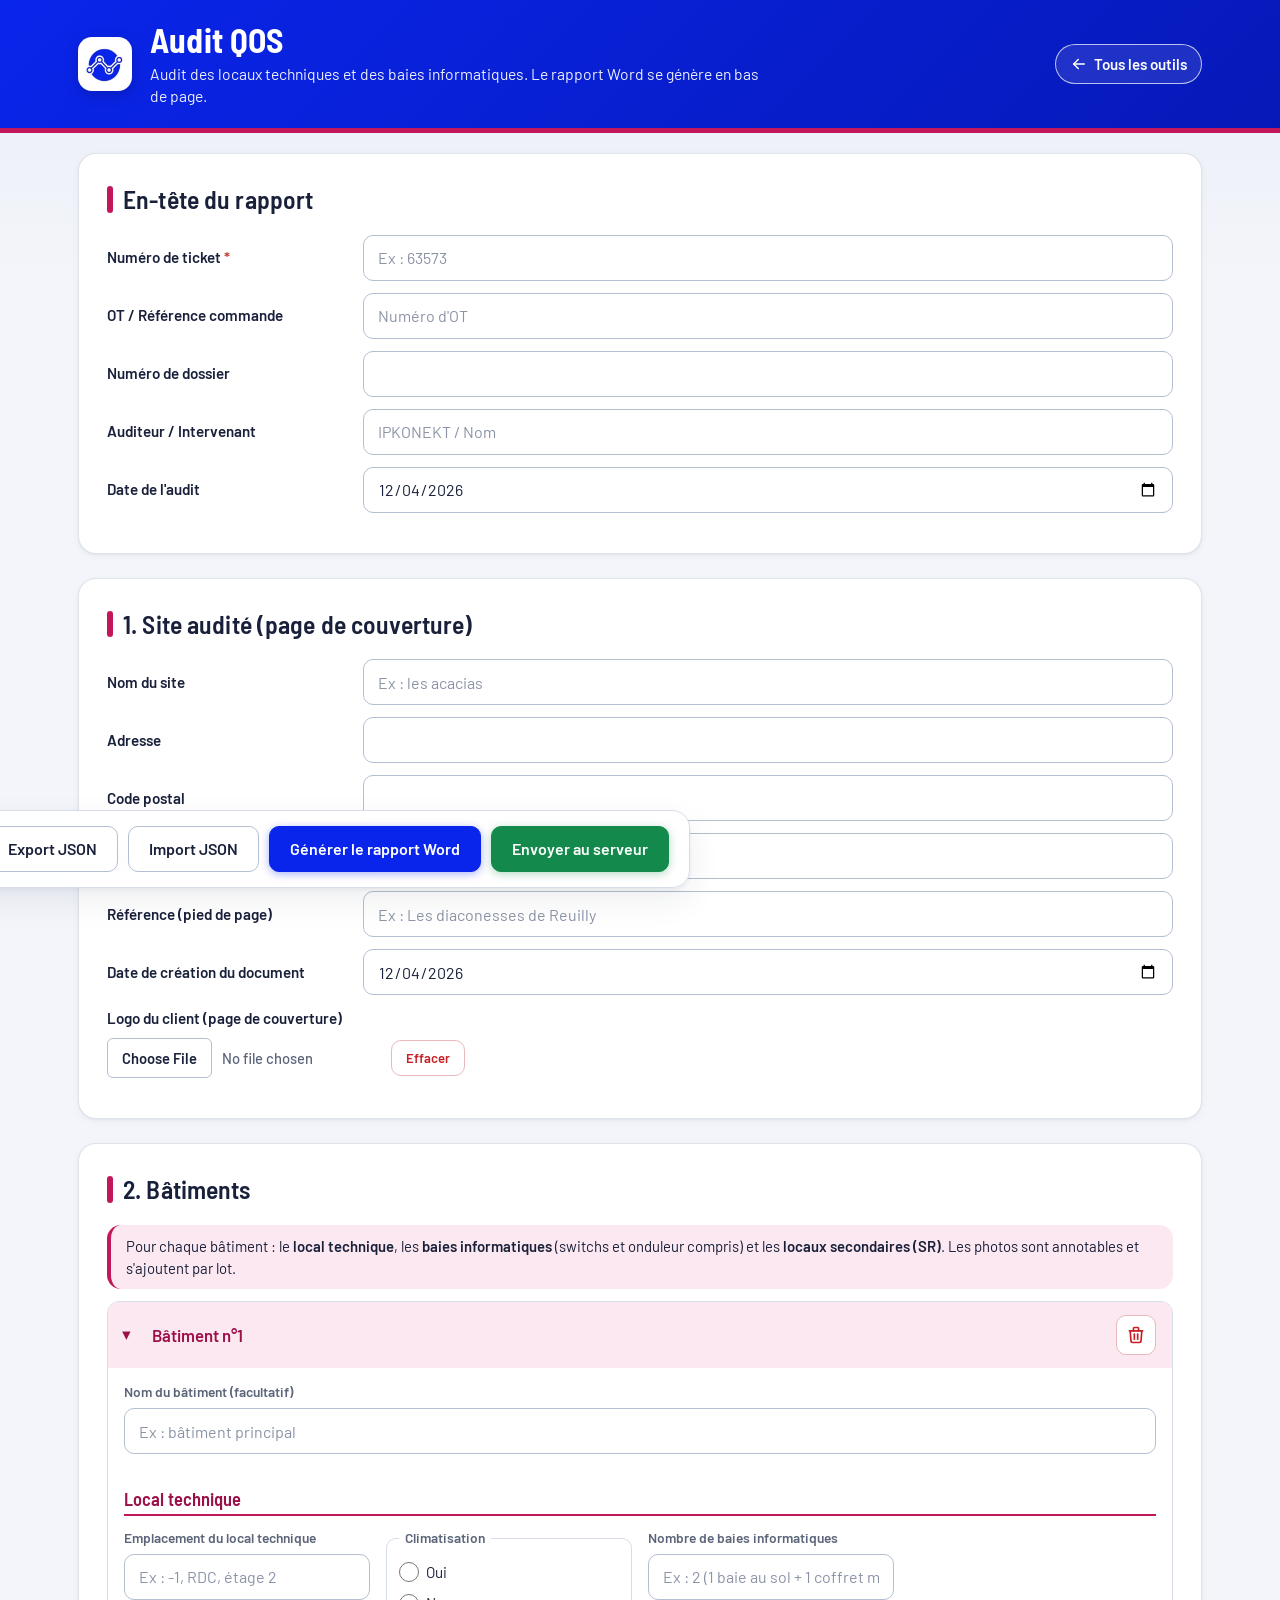
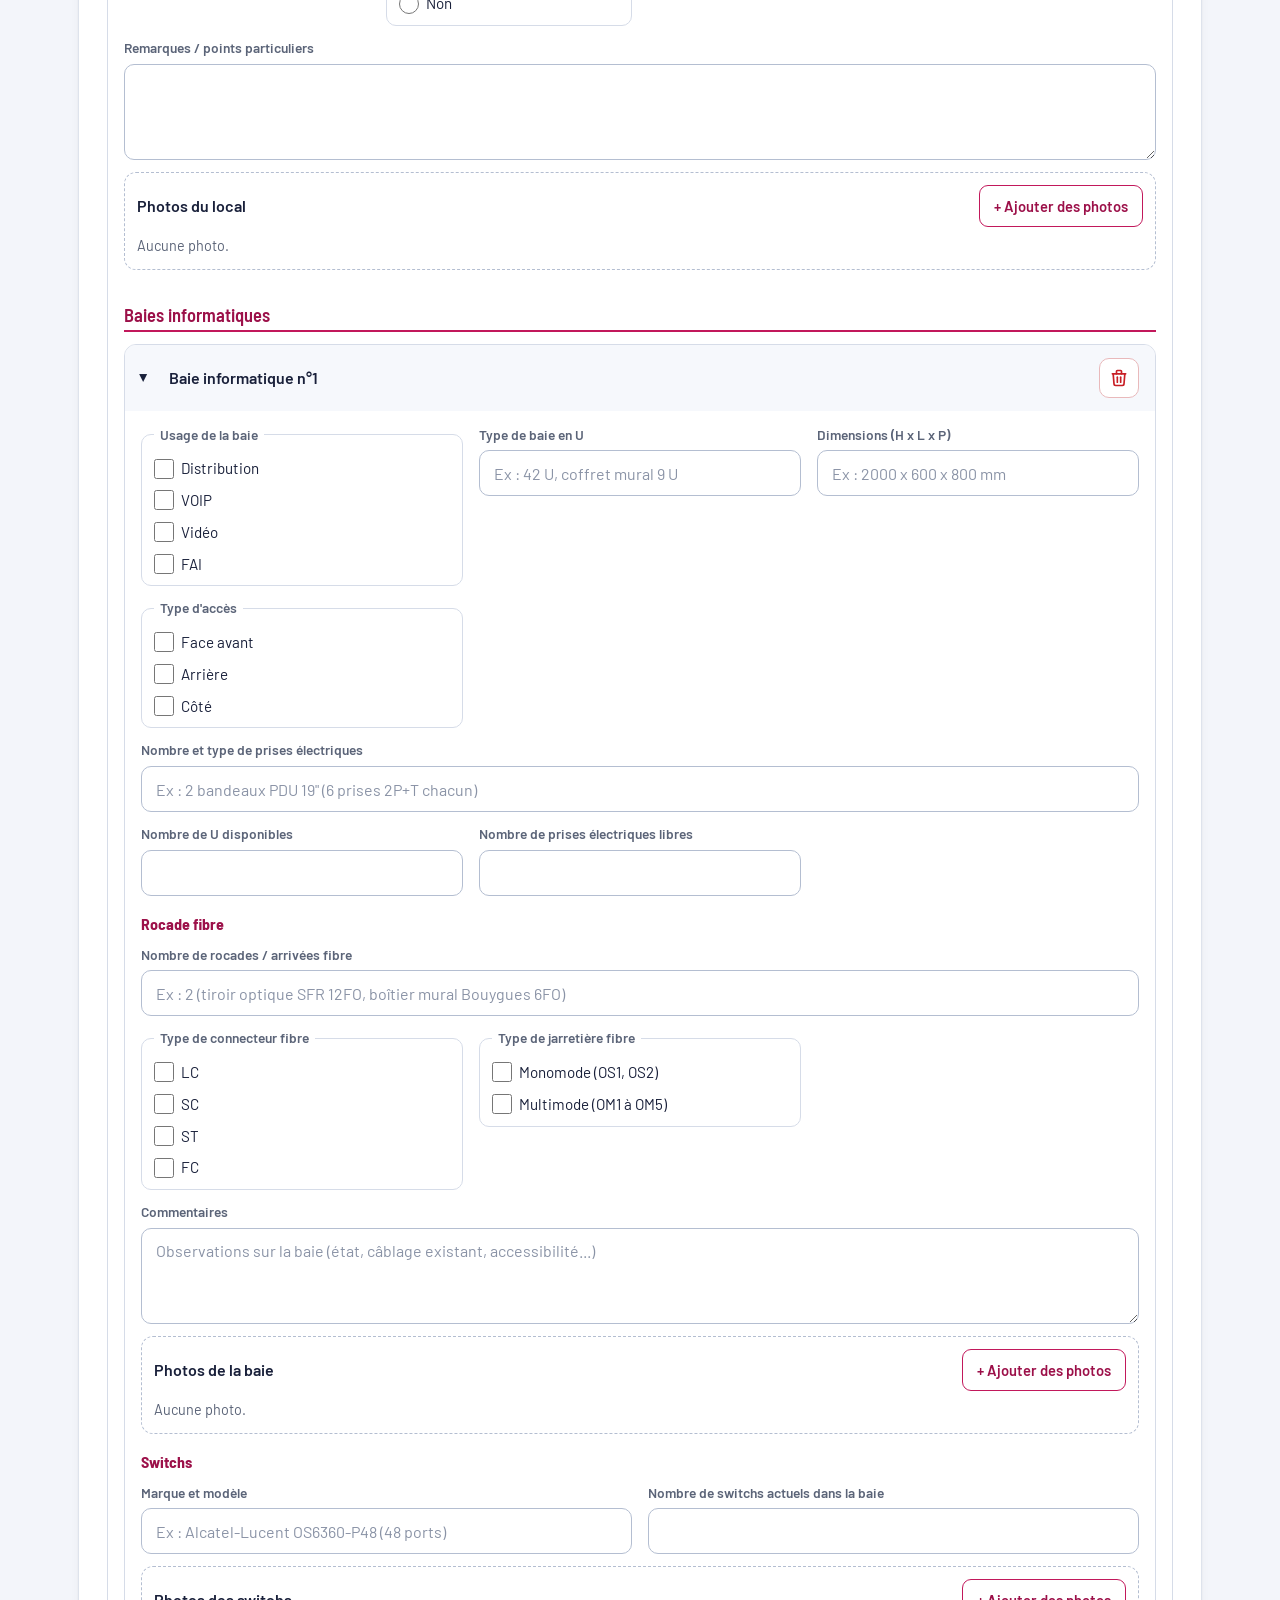
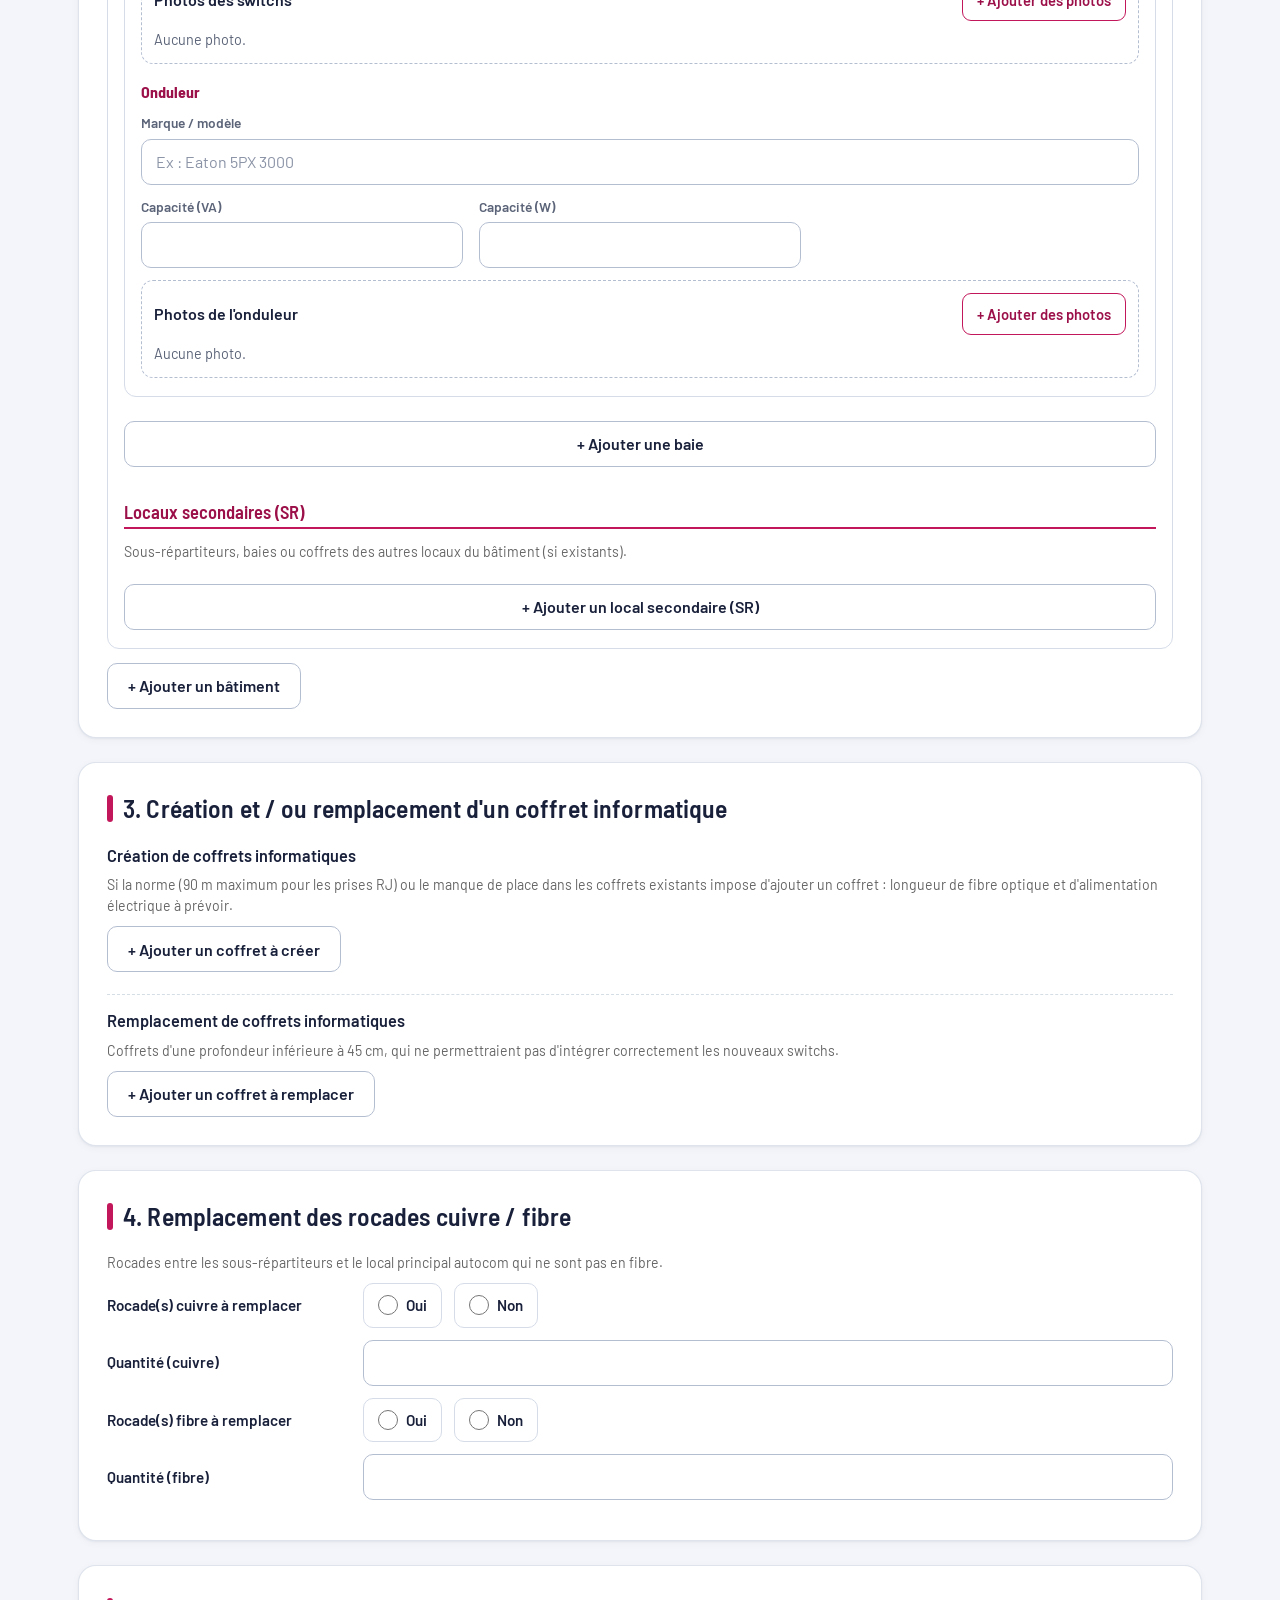
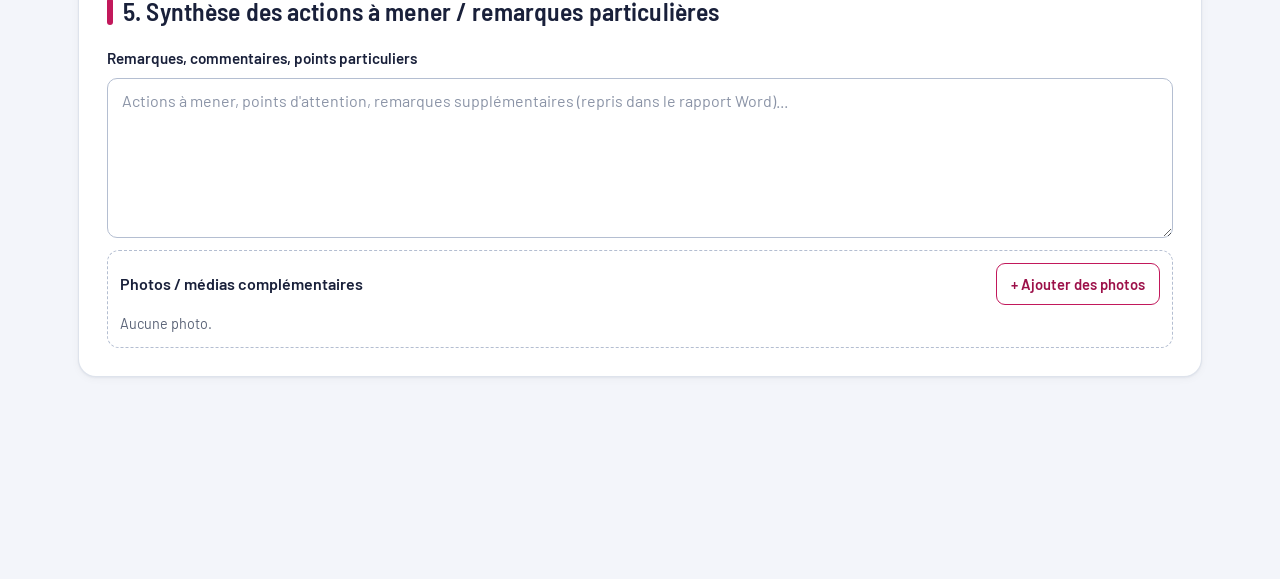
<file: qos/index.html>
<!DOCTYPE html>
<html lang="fr" data-tool="qos">
<head>
    <meta charset="UTF-8">
    <meta name="viewport" content="width=device-width, initial-scale=1.0, user-scalable=yes">
    <title>Audit QOS | IPKONEKT</title>
    <script>
        function loadWithFallback(localSrc, fallbackSrc, globalCheck) {
            return new Promise((resolve) => {
                const tryLoad = (src, isFallback) => {
                    const s = document.createElement("script");
                    s.src = src;
                    s.onload = () => {
                        if (typeof window[globalCheck] !== "undefined") resolve(true);
                        else if (!isFallback) tryLoad(fallbackSrc, true);
                        else resolve(false);
                    };
                    s.onerror = () => {
                        if (!isFallback) tryLoad(fallbackSrc, true);
                        else resolve(false);
                    };
                    document.head.appendChild(s);
                };
                tryLoad(localSrc, false);
            });
        }
        window.__libsLoaded = Promise.all([
            loadWithFallback("docx.umd.js", "https://unpkg.com/docx@8.5.0/build/index.umd.js", "docx"),
            loadWithFallback("FileSaver.min.js", "https://unpkg.com/file-saver@2.0.5/dist/FileSaver.min.js", "saveAs")
        ]);
    </script>
    <style>
        * {
            box-sizing: border-box;
        }
        html {
            -webkit-text-size-adjust: 100%;
            text-size-adjust: 100%;
        }
        body {
            font-family: 'Segoe UI', Tahoma, sans-serif;
            margin: 0;
            background: var(--paper);
            color: #222;
            -webkit-tap-highlight-color: rgba(46, 117, 182, 0.2);
        }
        header {
            background: linear-gradient(135deg, var(--ink) 0%, var(--accent-ink) 100%);
            color: white;
            padding: 20px 30px;
            box-shadow: 0 2px 8px rgba(0, 0, 0, 0.1);
        }
        header h1 {
            margin: 0;
            font-size: 1.5rem;
        }
        header p {
            margin: 5px 0 0 0;
            opacity: 0.9;
            font-size: 0.9rem;
        }
        .container {
            max-width: 1100px;
            margin: 20px auto;
            padding: 0 20px 60px 20px;
        }
        .section {
            background: white;
            border-radius: 8px;
            padding: 25px;
            margin-bottom: 20px;
            box-shadow: 0 1px 4px rgba(0, 0, 0, 0.05);
        }
        .section h2 {
            color: var(--ink);
            border-bottom: 2px solid var(--accent-ink);
            padding-bottom: 8px;
            margin-top: 0;
            font-size: 1.2rem;
        }
        .section h3 {
            color: var(--accent-ink);
            font-size: 1rem;
            font-style: italic;
            margin-top: 20px;
        }
        .field-row {
            display: grid;
            grid-template-columns: 220px 1fr;
            gap: 12px;
            margin-bottom: 12px;
            align-items: center;
        }
        .field-row.full {
            grid-template-columns: 1fr;
        }
        .field-row label {
            font-weight: 600;
            color: #333;
            font-size: 0.9rem;
        }
        input[type="text"],
        input[type="date"],
        input[type="time"],
        input[type="number"],
        input[type="email"],
        textarea,
        select {
            width: 100%;
            padding: 10px 12px;
            border: 1px solid #ccc;
            border-radius: 4px;
            font-family: inherit;
            font-size: 16px; /* >=16px évite le zoom auto sur iOS */
            min-height: 44px; /* WCAG 2.5.5 cible tactile */
            -webkit-appearance: none;
            appearance: none;
            background: #fff;
        }
        select {
            background-image: url("data:image/svg+xml;charset=UTF-8,%3csvg xmlns='http://www.w3.org/2000/svg' width='12' height='8' viewBox='0 0 12 8'%3e%3cpath fill='%231f4e79' d='M6 8L0 0h12z'/%3e%3c/svg%3e");
            background-repeat: no-repeat;
            background-position: right 12px center;
            padding-right: 32px;
        }
        input:focus,
        textarea:focus,
        select:focus {
            outline: none;
            border-color: var(--accent-ink);
            box-shadow: 0 0 0 2px rgba(46, 117, 182, 0.2);
        }
        textarea {
            min-height: 70px;
            resize: vertical;
        }
        .checkbox-group {
            display: flex;
            flex-wrap: wrap;
            gap: 12px;
        }
        .checkbox-group label {
            display: flex;
            align-items: center;
            gap: 8px;
            font-weight: normal;
            cursor: pointer;
            padding: 10px 14px;
            background: #f8fafc;
            border: 1px solid #e0e6ed;
            border-radius: 4px;
            font-size: 0.95rem;
            min-height: 44px;
            transition: background 0.15s, border-color 0.15s;
            touch-action: manipulation;
        }
        .checkbox-group label:hover {
            background: var(--accent-tint);
        }
        .checkbox-group label:active {
            background: #dbe7f2;
        }
        .checkbox-group input[type="checkbox"],
        .checkbox-group input[type="radio"] {
            margin: 0;
            cursor: pointer;
            width: 20px;
            height: 20px;
            flex-shrink: 0;
        }
        .photo-upload {
            border: 2px dashed #c0d0e0;
            border-radius: 6px;
            padding: 12px;
            background: #fafcfe;
            margin-bottom: 10px;
        }
        .photo-upload-label {
            font-weight: 600;
            color: var(--ink);
            margin-bottom: 8px;
            display: flex;
            align-items: center;
            gap: 8px;
            flex-wrap: wrap;
        }
        .photo-preview {
            margin-top: 8px;
            max-width: 100%;
            height: auto;
            border-radius: 4px;
            border: 1px solid #ddd;
            display: none;
        }
        .photo-preview.shown {
            display: block;
        }
        .photo-grid {
            display: grid;
            grid-template-columns: 1fr 1fr;
            gap: 15px;
        }
        @media (max-width: 700px) {
            .photo-grid {
                grid-template-columns: 1fr !important;
            }
            .field-row {
                grid-template-columns: 1fr !important;
            }
        }
        .actions {
            position: sticky;
            bottom: 0;
            background: white;
            padding: 15px 20px;
            padding-bottom: calc(15px + env(safe-area-inset-bottom, 0px));
            border-top: 2px solid var(--accent-ink);
            box-shadow: 0 -2px 10px rgba(0, 0, 0, 0.1);
            display: flex;
            gap: 10px;
            justify-content: flex-end;
            flex-wrap: wrap;
            z-index: 10;
        }
        button {
            padding: 12px 24px;
            border: none;
            border-radius: 6px;
            font-size: 1rem;
            font-weight: 600;
            cursor: pointer;
            transition: all 0.15s;
            touch-action: manipulation;
            min-height: 44px;
        }
        button:active {
            transform: scale(0.97);
        }
        .btn-primary {
            background: var(--accent-ink);
            color: white;
        }
        .btn-primary:hover {
            background: var(--ink);
        }
        .btn-secondary {
            background: #e6e6e6;
            color: #333;
        }
        .btn-secondary:hover {
            background: #ccc;
        }
        /* État désactivé : verrouille les boutons quand la validation n'est pas atteinte */
        .btn-primary:disabled,
        .btn-secondary:disabled,
        .btn-primary[disabled],
        .btn-secondary[disabled] {
            background: #d0d0d0 !important;
            color: #888 !important;
            cursor: not-allowed !important;
            opacity: 0.6;
            pointer-events: none;
        }
        /* Bandeau de validation : variantes selon état */
        #validationBanner.banner-error {
            background: #fdecea;
            border: 1px solid #f5c2c0;
            color: #8a1f1c;
        }
        #validationBanner.banner-ok {
            background: #e7f6ec;
            border: 1px solid #b5e0c1;
            color: #1f6638;
        }
        #validationBanner .vb-title {
            font-weight: 600;
            margin-bottom: 4px;
        }
        #validationBanner ul {
            margin: 4px 0 0 20px;
            padding: 0;
            font-size: 0.9em;
        }
        .info-box {
            background: #fff8e6;
            border-left: 4px solid #f0ad4e;
            padding: 10px 15px;
            margin: 12px 0;
            border-radius: 4px;
            font-size: 0.88rem;
        }
        .clear-photo {
            background: #d9534f;
            color: white;
            border: none;
            padding: 8px 14px;
            border-radius: 4px;
            font-size: 0.85rem;
            cursor: pointer;
            margin-left: 4px;
            min-height: 36px;
            font-weight: 600;
            touch-action: manipulation;
            transition: background 0.15s;
        }
        .clear-photo:hover {
            background: #c9302c;
        }
        .clear-photo:active {
            transform: scale(0.97);
        }
        .annotate-btn {
            background: #5cb85c;
            color: white;
            border: none;
            padding: 8px 14px;
            border-radius: 4px;
            font-size: 0.85rem;
            cursor: pointer;
            margin-left: 4px;
            font-weight: 600;
            min-height: 36px;
            touch-action: manipulation;
            transition: background 0.15s;
        }
        .annotate-btn:hover {
            background: #4cae4c;
        }
        .annotate-btn:active {
            transform: scale(0.97);
        }
        .annotate-btn:disabled {
            background: #aaa;
            cursor: not-allowed;
            transform: none;
        }
        .photo-item {
            display: flex;
            flex-direction: column;
        }
        .status {
            margin-top: 10px;
            padding: 10px;
            border-radius: 4px;
            font-size: 0.9rem;
        }
        .status.loading {
            background: #d9edf7;
            color: #31708f;
        }
        .status.success {
            background: #dff0d8;
            color: #3c763d;
        }
        .status.error {
            background: #f2dede;
            color: #a94442;
        }
        /* ---- Editor overlay ---- */
        .editor-overlay {
            display: none;
            position: fixed;
            top: 0;
            left: 0;
            right: 0;
            bottom: 0;
            background: rgba(0, 0, 0, 0.75);
            z-index: 1000;
            justify-content: center;
            align-items: center;
        }
        .editor-overlay.shown {
            display: flex;
        }
        .editor-modal {
            background: var(--paper);
            border-radius: 8px;
            width: min(95vw, 1200px);
            height: min(95vh, 850px);
            display: flex;
            flex-direction: column;
            overflow: hidden;
            box-shadow: 0 10px 40px rgba(0, 0, 0, 0.3);
        }
        .editor-header {
            background: var(--ink);
            color: white;
            padding: 12px 20px;
            display: flex;
            justify-content: space-between;
            align-items: center;
        }
        .editor-header h2 {
            margin: 0;
            font-size: 1.1rem;
        }
        .editor-close {
            background: transparent;
            border: 1px solid white;
            color: white;
            padding: 8px 16px;
            border-radius: 4px;
            cursor: pointer;
            font-size: 0.9rem;
            min-height: 36px;
            touch-action: manipulation;
            transition: background 0.15s;
        }
        .editor-close:hover {
            background: rgba(255, 255, 255, 0.15);
        }
        .editor-close:active {
            transform: scale(0.97);
        }
        .editor-body {
            flex: 1;
            display: flex;
            overflow: hidden;
            min-height: 0;
        }
        .editor-toolbar {
            width: 220px;
            background: #fff;
            border-right: 1px solid #ddd;
            padding: 12px;
            overflow-y: auto;
            -webkit-overflow-scrolling: touch;
            flex-shrink: 0;
        }
        .editor-toolbar h3 {
            margin: 0 0 8px 0;
            font-size: 0.85rem;
            color: var(--ink);
            text-transform: uppercase;
            letter-spacing: 0.5px;
        }
        .editor-toolbar .tool-group {
            margin-bottom: 18px;
            padding-bottom: 12px;
            border-bottom: 1px solid #eee;
        }
        .tool-btn {
            display: flex;
            align-items: center;
            gap: 8px;
            width: 100%;
            background: #f8fafc;
            border: 1px solid #d0dae5;
            padding: 8px 10px;
            border-radius: 4px;
            cursor: pointer;
            font-size: 0.85rem;
            margin-bottom: 6px;
            color: var(--ink);
            text-align: left;
            font-weight: 600;
            touch-action: manipulation;
        }
        .tool-btn:hover {
            background: var(--accent-tint);
            border-color: var(--accent-ink);
        }
        .tool-btn img {
            width: 28px;
            height: 28px;
            object-fit: contain;
        }
        .editor-canvas-wrap {
            flex: 1;
            position: relative;
            background: #cfd8e3;
            overflow: auto;
            -webkit-overflow-scrolling: touch;
            display: flex;
            justify-content: center;
            align-items: center;
            padding: 20px;
            touch-action: pan-x pan-y;
        }
        .editor-stage {
            position: relative;
            background: #fff;
            box-shadow: 0 2px 12px rgba(0, 0, 0, 0.2);
            transform-origin: center;
            max-width: 100%;
            max-height: 100%;
        }
        .editor-stage img.bg-photo {
            display: block;
            max-width: 100%;
            user-select: none;
            pointer-events: none;
            width: 100%;
            height: auto;
        }
        .editor-element {
            position: absolute;
            cursor: grab;
            user-select: none;
            touch-action: none;
        }
        .editor-element.selected {
            outline: 2px dashed var(--accent-ink);
            outline-offset: 2px;
        }
        .editor-element img {
            width: 100%;
            height: 100%;
            pointer-events: none;
            user-select: none;
            -webkit-user-drag: none;
            display: block;
        }
        .editor-element.text-element {
            padding: 2px 6px;
            white-space: nowrap;
            line-height: 1;
        }
        .editor-element.measure-point {
            width: 0;
            height: 0;
            pointer-events: none;
        }
        .editor-element.measure-point .point-label {
            position: absolute;
            background: rgba(255, 255, 255, 0.9);
            padding: 2px 8px;
            border-radius: 4px;
            font-size: 12px;
            font-weight: bold;
            border: 1px solid #666;
            pointer-events: none;
            white-space: nowrap;
            transform: translate(-50%, -150%);
        }
        .handle {
            position: absolute;
            width: 14px;
            height: 14px;
            background: #fff;
            border: 2px solid var(--accent-ink);
            border-radius: 50%;
            z-index: 10;
            touch-action: none; /* Empêche le pan/zoom natif lors du drag */
        }
        /* Zone de capture invisible plus large autour de chaque poignée pour le tactile */
        .handle::after {
            content: '';
            position: absolute;
            top: -10px;
            left: -10px;
            right: -10px;
            bottom: -10px;
            border-radius: 50%;
        }
        .handle.resize {
            bottom: -7px;
            right: -7px;
            cursor: se-resize;
        }
        .handle.rotate {
            top: -22px;
            left: 50%;
            transform: translateX(-50%);
            cursor: grab;
            background: #f0ad4e;
            border-color: #c77700;
        }
        .handle.delete {
            top: -7px;
            right: -7px;
            background: #d9534f;
            border-color: #a82c2c;
            color: #fff;
            font-size: 12px;
            line-height: 10px;
            text-align: center;
            cursor: pointer;
            font-weight: bold;
        }
        .editor-footer {
            background: #fff;
            padding: 12px 20px;
            padding-bottom: calc(12px + env(safe-area-inset-bottom, 0px));
            border-top: 1px solid #ddd;
            display: flex;
            justify-content: space-between;
            align-items: center;
            gap: 10px;
            flex-wrap: wrap;
        }
        .editor-footer > div {
            display: flex;
            gap: 8px;
            flex-wrap: wrap;
        }
        .editor-footer .hint {
            color: #777;
            font-size: 0.82rem;
            font-style: italic;
        }
        .text-controls {
            display: flex;
            flex-direction: column;
            gap: 6px;
            margin-top: 6px;
        }
        .text-controls input[type="text"] {
            font-size: 0.85rem;
            padding: 6px;
        }
        .text-controls .row {
            display: flex;
            gap: 6px;
            align-items: center;
        }
        .text-controls label {
            font-size: 0.78rem;
            color: #555;
        }
        .text-controls select,
        .text-controls input[type="color"],
        .text-controls input[type="number"] {
            width: 100%;
            padding: 4px;
            font-size: 0.82rem;
            border: 1px solid #ccc;
            border-radius: 3px;
        }
        .text-controls input[type="color"] {
            padding: 1px;
            height: 28px;
        }
        .style-preview {
            padding: 6px 8px;
            background: #fafafa;
            border: 1px dashed #ccc;
            border-radius: 4px;
            text-align: center;
            margin-top: 4px;
            min-height: 30px;
        }
        .swatch-row {
            display: grid;
            grid-template-columns: repeat(6, 1fr);
            gap: 3px;
        }
        .swatch {
            height: 22px;
            border-radius: 3px;
            cursor: pointer;
            border: 1px solid rgba(0, 0, 0, 0.2);
        }
        .swatch:hover {
            transform: scale(1.1);
        }
        .arrow-controls {
            display: flex;
            flex-direction: column;
            gap: 6px;
            margin-top: 6px;
        }
        .arrow-controls .row {
            display: flex;
            gap: 6px;
            align-items: center;
        }
        .arrow-controls label {
            font-size: 0.78rem;
            color: #555;
            flex: 1;
        }
        .arrow-controls input[type="number"],
        .arrow-controls input[type="color"] {
            width: 100%;
            padding: 4px;
            font-size: 0.82rem;
            border: 1px solid #ccc;
            border-radius: 3px;
        }
        .arrow-controls input[type="color"] {
            padding: 1px;
            height: 28px;
        }
        .selection-panel {
            display: none;
            background: #fff8e6;
            border: 1px solid #f0ad4e;
            border-radius: 4px;
            padding: 8px;
            margin-bottom: 12px;
        }
        .selection-panel h3 {
            margin: 0 0 6px 0 !important;
            color: #b8860b !important;
        }
        .flip-buttons {
            display: flex;
            gap: 6px;
        }
        .flip-btn {
            flex: 1;
            padding: 8px 6px;
            background: #fff;
            border: 1px solid #d0dae5;
            border-radius: 4px;
            cursor: pointer;
            font-size: 0.82rem;
            color: var(--ink);
            font-weight: 600;
            display: flex;
            align-items: center;
            justify-content: center;
            gap: 4px;
            touch-action: manipulation;
        }
        .flip-btn:hover {
            background: var(--accent-tint);
            border-color: var(--accent-ink);
        }
        .flip-btn.active {
            background: var(--accent-ink);
            color: #fff;
            border-color: var(--ink);
        }
        .flip-btn svg {
            width: 18px;
            height: 18px;
        }
        .handle.arrow-end {
            width: 16px;
            height: 16px;
            border-radius: 4px;
            cursor: move;
        }
        .handle.arrow-delete {
            cursor: pointer;
        }
        .editor-element.arrow-element {
            pointer-events: none;
        }
        .editor-element.arrow-element svg {
            pointer-events: none;
        }
        .editor-element.arrow-element .handle {
            pointer-events: auto;
        }
        .measure-point-label {
            position: absolute;
            transform: translate(-50%, -150%);
            background: rgba(255, 255, 255, 0.9);
            padding: 2px 6px;
            border-radius: 4px;
            font-weight: bold;
            font-size: 12px;
            white-space: nowrap;
            border: 1px solid #666;
            pointer-events: none;
        }
        .color-dot {
            position: absolute;
            border-radius: 50%;
            pointer-events: none;
            transform: translate(-50%, -50%);
            box-shadow: 0 0 20px rgba(0, 0, 0, 0.3);
        }
        @media (max-width: 700px) {
            .editor-body {
                flex-direction: column;
            }
            .editor-toolbar {
                width: 100%;
                max-height: 40%;
                overflow-y: auto;
                border-right: none;
                border-bottom: 1px solid #ddd;
                padding: 8px;
            }
            .editor-canvas-wrap {
                /* prend la place restante sous la barre d'outils (plus de débordement sous le pied) */
                flex: 1 1 auto;
                height: auto;
                min-height: 0;
            }
            .tool-btn {
                padding: 12px 8px;
                font-size: 0.9rem;
                min-height: 44px;
            }
            .tool-btn img {
                width: 32px;
                height: 32px;
            }
            /* Poignées d'éditeur agrandies pour le tactile */
            .handle {
                width: 28px;
                height: 28px;
                border-width: 3px;
            }
            .handle.resize {
                bottom: -14px;
                right: -14px;
            }
            .handle.rotate {
                top: -36px;
                width: 28px;
                height: 28px;
            }
            .handle.delete {
                top: -14px;
                right: -14px;
                width: 28px;
                height: 28px;
                font-size: 18px;
                line-height: 22px;
            }
            .handle.arrow-end {
                width: 28px;
                height: 28px;
            }
            .selection-panel .flip-btn {
                padding: 12px 6px;
                font-size: 0.9rem;
                min-height: 44px;
            }
            .editor-element.text-element {
                white-space: normal;
                word-break: break-word;
                max-width: 90%;
            }
            /* Plan d'évacuation : points plus gros pour le tactile */
            .evac-point {
                min-width: 40px;
                min-height: 40px;
            }
            .evac-core {
                width: 20px;
                height: 20px;
            }
            .evac-resize, .evac-del {
                width: 28px;
                height: 28px;
                font-size: 14px;
            }
            .evac-pin {
                font-size: 0.78rem;
                white-space: normal;
                max-width: 130px;
                transform: translate(8%, -130%);
            }
            /* Compte rendu : layout en colonne sur mobile */
            .cr-item {
                flex-direction: column;
                align-items: flex-start;
            }
            .cr-item-main {
                width: 100%;
            }
            .cr-item-extras {
                width: 100%;
                justify-content: flex-start;
            }
            .cr-status-radios, .cr-loc-radios {
                justify-content: flex-start;
                flex-wrap: wrap;
                width: 100%;
            }
            .cr-status-radios label, .cr-loc-radios label {
                padding: 10px 14px;
                font-size: 0.9rem;
                min-height: 40px;
                display: flex;
                align-items: center;
            }
            .cr-item-main label {
                font-size: 1rem;
                padding: 6px 0;
            }
            .cr-item-main input[type="checkbox"] {
                width: 24px;
                height: 24px;
            }
            /* Dual métrage : input plus accessibles */
            .cr-dual-metrage input {
                width: 70px;
                min-height: 36px;
                font-size: 0.9rem;
            }
            .cr-qty-input {
                width: 90px;
                min-height: 36px;
                font-size: 0.95rem;
            }
            /* Boutons de suppression plus tactiles */
            .btn-delete {
                padding: 8px 14px;
                min-height: 40px;
                font-size: 0.9rem;
            }
            /* Section padding réduit */
            .section {
                padding: 18px 16px;
            }
            .container {
                padding: 0 12px 60px 12px;
            }
            /* Header plus compact */
            header {
                padding: 16px 18px;
            }
            header h1 {
                font-size: 1.15rem;
            }
            /* Mode selector adaptatif */
            .mode-buttons {
                flex-direction: column;
                gap: 10px;
            }
            .mode-btn {
                width: 100%;
                padding: 14px 20px;
                min-width: 0;
            }
        }
        /* Très petits écrans (smartphones) */
        @media (max-width: 480px) {
            header h1 {
                font-size: 1rem;
            }
            header p {
                font-size: 0.8rem;
            }
            .section {
                padding: 14px 12px;
            }
            .section h2 {
                font-size: 1.05rem;
            }
            .field-row {
                gap: 6px;
            }
            .field-row label {
                margin-bottom: 2px;
                font-size: 0.92rem;
            }
            .mp-analysis {
                flex-direction: column;
                align-items: flex-start;
            }
            /* Empile la barre d'action : boutons pleine largeur */
            .actions {
                position: static;
                box-shadow: none;
                flex-direction: column-reverse;
                padding: 12px;
            }
            .actions button {
                width: 100%;
            }
            /* Editor footer : boutons pleine largeur */
            .editor-footer {
                flex-direction: column;
                align-items: stretch;
            }
            .editor-footer .hint {
                text-align: center;
                margin-bottom: 4px;
            }
            .editor-footer > div {
                width: 100%;
            }
            .editor-footer > div button {
                flex: 1;
            }
        }
        .evacuation-upload-area {
            border: 2px dashed var(--accent-ink);
            border-radius: 6px;
            padding: 20px;
            text-align: center;
            background: #f8fafc;
            cursor: pointer;
            min-height: 150px;
            display: flex;
            flex-direction: column;
            justify-content: center;
            align-items: center;
            color: var(--accent-ink);
        }
        .evacuation-upload-area:hover {
            background: var(--accent-tint);
        }
        .evacuation-upload-area input[type="file"] {
            display: none;
        }
        .evac-stage-wrap {
            position: relative;
            display: inline-block;
            max-width: 100%;
        }
        .evac-stage-wrap img {
            max-width: 100%;
            display: block;
        }
        .ref-table {
            width: 100%;
            border-collapse: collapse;
            margin-top: 10px;
        }
        .ref-table th,
        .ref-table td {
            border: 1px solid #ccc;
            padding: 8px;
            text-align: center;
        }
        .ref-table th {
            background: var(--accent-ink);
            color: white;
        }
        .ref-table td {
            background: #fafafa;
        }
        .radio-quality-badge {
            display: inline-block;
            padding: 2px 8px;
            border-radius: 12px;
            font-weight: bold;
            color: white;
            font-size: 0.8rem;
        }
        .badge-green {
            background: #28a745;
        }
        .badge-blue {
            background: #007bff;
        }
        .badge-orange {
            background: #fd7e14;
        }
        .badge-red {
            background: #dc3545;
        }
        .badge-dark {
            background: #6c757d;
        }
        .auto-analysis-box {
            background: #f8f9fa;
            border: 1px solid #dee2e6;
            border-radius: 6px;
            padding: 12px;
            margin: 10px 0;
        }
        .small-input {
            width: 80px;
            display: inline-block;
        }

        /* ============ NOUVEAUX COMPOSANTS (Style Starlink) ============ */

        /* --- Matrice d'interprétation RSRP × SNR --- */
        .quality-matrix-wrapper {
            overflow-x: auto;
            -webkit-overflow-scrolling: touch;
            margin: 14px 0 18px;
            border-radius: 6px;
        }
        .quality-matrix {
            width: 100%;
            min-width: 520px; /* Force le scroll horizontal sur mobile au lieu d'écraser */
            border-collapse: separate;
            border-spacing: 0;
            font-size: 0.85rem;
            background: white;
            border-radius: 6px;
            overflow: hidden;
            box-shadow: 0 1px 3px rgba(0,0,0,0.06);
        }
        .quality-matrix th,
        .quality-matrix td {
            padding: 10px 8px;
            text-align: center;
            border-bottom: 1px solid #eef2f7;
        }
        .quality-matrix thead th {
            background: #f8fafc;
            color: var(--accent-ink);
            font-weight: 700;
            font-size: 0.85rem;
            border-bottom: 2px solid #cfdce9;
        }
        .quality-matrix tbody th {
            text-align: left;
            background: #f8fafc;
            color: var(--ink);
            font-weight: 600;
            padding-left: 14px;
            border-right: 1px solid #e6ecf2;
            white-space: nowrap;
        }
        .quality-matrix tbody th em {
            color: #6b7280;
            font-weight: 400;
        }
        .q-pill {
            display: inline-block;
            padding: 5px 14px;
            border-radius: 999px;
            color: white;
            font-weight: 600;
            font-size: 0.78rem;
            min-width: 92px;
            text-align: center;
        }
        .q-green  { background: #16a34a; }
        .q-orange { background: #f59e0b; }
        .q-gray   { background: #6b7280; }
        .q-red    { background: #dc2626; }

        .matrix-caption {
            color: #6b7280;
            font-size: 0.85rem;
            margin: 4px 0 0;
        }
        .matrix-title {
            display: flex;
            align-items: center;
            gap: 8px;
            color: var(--ink);
            font-weight: 600;
            margin-top: 18px;
            margin-bottom: 4px;
            font-size: 1rem;
        }
        .matrix-title::before {
            content: "📊";
        }

        /* --- Bloc d'un point de mesure --- */
        .measure-point-group {
            background: #fafcfe;
            border: 1px solid #d8e2ec;
            border-radius: 8px;
            padding: 16px;
            margin-top: 14px;
            position: relative;
        }
        .mp-header {
            display: flex;
            justify-content: space-between;
            align-items: center;
            margin-bottom: 10px;
            padding-bottom: 8px;
            border-bottom: 1px solid #e6ecf2;
        }
        .mp-header h4 {
            margin: 0;
            color: var(--ink);
            font-size: 1rem;
        }
        .btn-delete {
            background: transparent;
            border: 1px solid #f5b1b1;
            color: #c53030;
            padding: 8px 14px;
            border-radius: 4px;
            font-size: 0.88rem;
            cursor: pointer;
            font-weight: 600;
            min-height: 36px;
            touch-action: manipulation;
            transition: background 0.15s;
        }
        .btn-delete:hover {
            background: #ffe5e5;
        }
        .btn-delete:active {
            transform: scale(0.97);
        }
        .mp-field {
            width: 100%;
            margin-bottom: 12px;
            padding: 10px 12px;
            border: 1px solid #ccc;
            border-radius: 4px;
            font-size: 16px; /* Anti-zoom iOS */
            min-height: 44px;
        }
        .mp-photos {
            display: grid;
            grid-template-columns: 1fr 1fr;
            gap: 12px;
            margin-bottom: 14px;
        }
        @media (max-width: 700px) {
            .mp-photos { grid-template-columns: 1fr; }
        }
        .mp-photo-block {
            background: white;
            border: 1px dashed #c0d0e0;
            border-radius: 6px;
            padding: 10px;
        }
        .mp-photo-label {
            display: block;
            font-weight: 600;
            color: var(--ink);
            margin-bottom: 6px;
            font-size: 0.88rem;
        }
        .mp-photo-block input[type="file"] {
            margin-bottom: 6px;
            font-size: 0.82rem;
        }
        .mp-photo-actions {
            display: flex;
            gap: 6px;
            flex-wrap: wrap;
            margin-top: 6px;
        }
        /* --- MOD 2 : retour visuel de la lecture automatique (OCR) --- */
        .mp-photo-hint {
            font-weight: 400;
            color: #6b7c8f;
            font-size: 0.78rem;
        }
        .ocr-status {
            margin-top: 6px;
            font-size: 0.8rem;
            line-height: 1.3;
        }
        .ocr-status[data-state="working"] { color: var(--accent-ink); }
        .ocr-status[data-state="ok"]      { color: #166534; }
        .ocr-status[data-state="warn"]    { color: #8a6d1f; }
        /* Surlignage temporaire d'un champ pré-rempli par l'OCR */
        @keyframes ocrFlash {
            0%   { background: #fff7cc; }
            100% { background: #ffffff; }
        }
        .ocr-filled {
            animation: ocrFlash 2.5s ease-out;
            border-color: #e0b400 !important;
        }
        .clear-btn {
            background: #dc3545;
            color: white;
            border: none;
            padding: 8px 14px;
            border-radius: 4px;
            font-size: 0.82rem;
            cursor: pointer;
            font-weight: 600;
            min-height: 36px;
            touch-action: manipulation;
            transition: background 0.15s;
        }
        .clear-btn:hover { background: #b02a37; }
        .clear-btn:active { transform: scale(0.97); }

        /* --- Grille des mesures (RSRP / RSRQ / SNR / Down / Up / Bande) --- */
        .mp-measures {
            display: grid;
            grid-template-columns: repeat(3, 1fr);
            gap: 10px;
            background: white;
            padding: 12px;
            border-radius: 6px;
            border: 1px solid #e6ecf2;
        }
        @media (max-width: 700px) {
            .mp-measures { grid-template-columns: 1fr 1fr; }
        }
        .mp-measure-cell {
            display: flex;
            flex-direction: column;
            gap: 4px;
        }
        .mp-measure-cell label {
            font-size: 0.78rem;
            font-weight: 600;
            color: #374151;
        }
        .mp-measure-cell label .unit {
            font-weight: 400;
            color: #6b7280;
            font-size: 0.72rem;
        }
        .mp-measure-cell input {
            padding: 9px 10px;
            border: 1px solid #d1d5db;
            border-radius: 4px;
            font-size: 16px; /* Anti-zoom iOS */
            min-height: 40px;
        }
        .mp-measure-cell input:focus {
            border-color: var(--accent-ink);
            outline: none;
            box-shadow: 0 0 0 2px rgba(46, 117, 182, 0.15);
        }

        /* --- Analyse colorée --- */
        .mp-analysis {
            margin-top: 12px;
            padding: 10px 14px;
            background: white;
            border-radius: 6px;
            border: 1px solid #e6ecf2;
            display: flex;
            align-items: center;
            gap: 10px;
            flex-wrap: wrap;
            font-size: 0.92rem;
        }
        .analysis-result {
            display: inline-block;
            padding: 4px 14px;
            border-radius: 999px;
            background: #e5e7eb;
            color: #374151;
            font-weight: 600;
            font-size: 0.85rem;
        }

        /* --- Cheminement --- */
        .cheminement-item {
            background: #fafcfe;
            border: 1px solid #d8e2ec;
            border-radius: 8px;
            padding: 14px;
            margin: 0;
        }
        #cheminementContainer {
            display: grid;
            grid-template-columns: 1fr 1fr;
            gap: 14px;
            margin-bottom: 14px;
        }
        @media (max-width: 700px) {
            #cheminementContainer { grid-template-columns: 1fr; }
        }
        .chem-header {
            display: flex;
            justify-content: space-between;
            align-items: center;
            color: var(--ink);
            margin-bottom: 8px;
        }
        .cheminement-item input[type="file"] {
            margin: 6px 0;
            font-size: 0.85rem;
        }
        .cheminement-item .photo-preview {
            margin-top: 8px;
        }
        .chem-actions {
            display: flex;
            gap: 6px;
            margin: 6px 0 8px;
        }
        .cheminement-comment {
            width: 100%;
            min-height: 60px;
            padding: 8px;
            border: 1px solid #d1d5db;
            border-radius: 4px;
            font-family: inherit;
            font-size: 0.9rem;
            margin-top: 6px;
            resize: vertical;
        }

        /* --- Plan d'évacuation : points sur le plan --- */
        .evac-stage-wrap {
            position: relative;
            display: inline-block;
            max-width: 100%;
        }
        .evac-point {
            position: absolute;
            transform: translate(-50%, -50%);
            cursor: move;
            z-index: 5;
            user-select: none;
            touch-action: none;
        }
        .evac-halo {
            position: absolute;
            top: 0;
            left: 0;
            width: 100%;
            height: 100%;
            border-radius: 50%;
            background: radial-gradient(circle, rgba(220,38,38,0.55) 0%, rgba(220,38,38,0.25) 40%, rgba(220,38,38,0) 75%);
            pointer-events: none;
        }
        .evac-core {
            position: absolute;
            top: 50%;
            left: 50%;
            transform: translate(-50%, -50%);
            width: 14px;
            height: 14px;
            border-radius: 50%;
            background: #dc2626;
            border: 3px solid white;
            box-shadow: 0 1px 4px rgba(0, 0, 0, 0.45);
            pointer-events: none;
        }
        .evac-resize {
            position: absolute;
            bottom: -4px;
            right: -4px;
            width: 18px;
            height: 18px;
            border-radius: 50%;
            background: white;
            color: var(--ink);
            border: 1.5px solid var(--ink);
            font-size: 11px;
            font-weight: bold;
            display: flex;
            align-items: center;
            justify-content: center;
            cursor: nwse-resize;
            box-shadow: 0 1px 3px rgba(0,0,0,0.3);
            z-index: 2;
        }
        .evac-del {
            position: absolute;
            top: -4px;
            right: -4px;
            width: 18px;
            height: 18px;
            border-radius: 50%;
            background: #dc2626;
            color: white;
            border: 1.5px solid white;
            font-size: 11px;
            font-weight: bold;
            display: flex;
            align-items: center;
            justify-content: center;
            cursor: pointer;
            box-shadow: 0 1px 3px rgba(0,0,0,0.3);
            z-index: 2;
        }
        .evac-del:hover {
            background: #991b1b;
        }

        /* --- Carte d'un plan d'évacuation (multi-plans : un par étage) --- */
        .evac-plan-card {
            border: 1px solid #c9d6e2;
            border-left: 4px solid var(--accent-ink);
            border-radius: 8px;
            padding: 14px 14px 16px;
            margin-top: 14px;
            background: #ffffff;
            box-shadow: 0 1px 3px rgba(0,0,0,0.05);
        }
        .evac-plan-card:first-child {
            margin-top: 0;
        }
        .evac-plan-card-header {
            display: flex;
            align-items: center;
            justify-content: space-between;
            gap: 10px;
            flex-wrap: wrap;
            margin-bottom: 10px;
            padding-bottom: 8px;
            border-bottom: 1px solid #e2e8ee;
        }
        .evac-plan-card-title-wrap {
            display: flex;
            align-items: center;
            gap: 8px;
            flex: 1;
            min-width: 0;
        }
        .evac-plan-card-icon {
            font-size: 1.1rem;
            color: var(--ink);
            flex-shrink: 0;
        }
        .evac-plan-card-title-input {
            flex: 1;
            min-width: 120px;
            padding: 6px 10px;
            font-size: 0.95rem;
            font-weight: 600;
            color: var(--ink);
            border: 1px solid #d8e2ec;
            border-radius: 4px;
            background: #f9fbfd;
        }
        .evac-plan-card-title-input:focus {
            outline: none;
            border-color: var(--accent-ink);
            background: #ffffff;
        }
        .evac-plan-card-remove-btn {
            background: #d9534f;
            color: white;
            border: none;
            border-radius: 4px;
            padding: 6px 12px;
            font-size: 0.85rem;
            font-weight: 600;
            cursor: pointer;
            flex-shrink: 0;
        }
        .evac-plan-card-remove-btn:hover {
            background: #c9302c;
        }
        .evac-plan-card .evacuation-upload-area {
            margin-top: 4px;
        }
        @media (max-width: 700px) {
            .evac-plan-card {
                padding: 10px 10px 14px;
            }
            .evac-plan-card-title-input {
                font-size: 0.9rem;
            }
            .evac-plan-card-remove-btn {
                padding: 5px 10px;
                font-size: 0.8rem;
            }
        }

        /* --- Photo de façade (haut de page) --- */
        .facade-upload {
            border: 2px dashed #c0d0e0;
            border-radius: 6px;
            padding: 14px;
            background: #fafcfe;
            margin-bottom: 16px;
        }
        .facade-upload .photo-upload-label {
            margin-bottom: 8px;
        }
        .facade-upload .photo-preview {
            max-width: 320px;
        }
        .facade-actions {
            display: flex;
            gap: 6px;
            margin-top: 8px;
        }

        /* --- Sous-blocs techno 4G / 5G --- */
        .tech-block {
            border: 1px solid #d8e2ec;
            border-radius: 8px;
            padding: 14px 16px 18px;
            background: #ffffff;
            margin-top: 14px;
        }
        .tech-block[data-tech="4g"] {
            border-left: 4px solid var(--accent-ink);
        }
        .tech-block[data-tech="5g"] {
            border-left: 4px solid #16a34a;
        }
        .tech-header {
            display: flex;
            align-items: center;
            justify-content: space-between;
            margin-bottom: 6px;
        }
        .tech-title {
            margin: 0;
            font-size: 1rem;
            color: var(--ink);
            font-style: normal;
            font-weight: 700;
        }
        .tech-block[data-tech="5g"] .tech-title {
            color: #166534;
        }
        .measure-points-container {
            display: block;
        }

        /* --- MOD 1 : carte d'un NIVEAU / ÉTAGE (contient bloc 4G + bloc 5G) --- */
        .measure-level-card {
            border: 1px solid #c7d6e6;
            border-radius: 10px;
            padding: 14px 16px 18px;
            margin-top: 18px;
            background: #f5f9fd;
            position: relative;
        }
        .measure-level-header {
            display: flex;
            align-items: center;
            justify-content: space-between;
            gap: 10px;
            margin-bottom: 6px;
            padding-bottom: 10px;
            border-bottom: 2px solid #d0dae5;
        }
        .measure-level-title-wrap {
            display: flex;
            align-items: center;
            gap: 8px;
            flex: 1;
            min-width: 0;
        }
        .measure-level-icon { font-size: 1.2rem; }
        .measure-level-title-input {
            flex: 1;
            min-width: 0;
            font-size: 1rem;
            font-weight: 700;
            color: var(--ink);
            padding: 8px 10px;
            border: 1px solid #c7d6e6;
            border-radius: 6px;
            background: #fff;
        }
        .measure-level-remove-btn {
            background: transparent;
            border: 1px solid #f5b1b1;
            color: #c53030;
            padding: 8px 12px;
            border-radius: 4px;
            font-size: 0.82rem;
            font-weight: 600;
            cursor: pointer;
            min-height: 36px;
            white-space: nowrap;
            touch-action: manipulation;
        }
        .measure-level-remove-btn:hover { background: #ffe5e5; }
        @media (max-width: 700px) {
            .measure-level-header { flex-wrap: wrap; }
            .measure-level-remove-btn { width: 100%; }
        }

        /* --- POINT DE MESURE = UN LIEU (4G + 5G empilés) --- */
        .mp-location-card {
            border: 1px solid #cdd9e6;
            border-radius: 9px;
            background: #ffffff;
            padding: 12px 14px 14px;
            margin-top: 14px;
        }
        .mp-location-header {
            display: flex;
            align-items: center;
            gap: 8px;
            margin-bottom: 10px;
        }
        .mp-location-pin { font-size: 1.15rem; flex-shrink: 0; }
        .mp-location-name {
            flex: 1;
            min-width: 0;
            font-weight: 600;
            font-size: 1rem;
            color: var(--ink);
            margin-bottom: 0;
        }
        .mp-location-remove { flex-shrink: 0; }
        /* Les deux sous-blocs techno empilés à l'intérieur d'un lieu */
        .mp-location-techs {
            display: flex;
            flex-direction: column;
            gap: 12px;
        }
        /* Bandeau techno (remplace l'ancien en-tête de point) */
        .mp-subhead {
            display: flex;
            align-items: center;
            margin-bottom: 8px;
        }
        .mp-subhead-badge {
            font-weight: 700;
            font-size: 0.92rem;
            padding: 4px 10px;
            border-radius: 999px;
            color: #fff;
        }
        .mp-subhead[data-tech="4g"] .mp-subhead-badge { background: var(--accent-ink); }
        .mp-subhead[data-tech="5g"] .mp-subhead-badge { background: var(--ink); }
        /* Liseré coloré à gauche de chaque sous-bloc pour distinguer 4G / 5G */
        .mp-location-techs .measure-point-group.mp-container-4g { border-left: 4px solid var(--accent-ink); }
        .mp-location-techs .measure-point-group.mp-container-5g { border-left: 4px solid var(--ink); }

        /* --- Plan d'évacuation : label CENTRÉ près du cercle --- */
        .evac-pin {
            position: absolute;
            top: 50%;
            left: 50%;
            /* Décalage léger en haut-droite par rapport au centre */
            transform: translate(8%, -135%);
            background: white;
            color: var(--ink);
            padding: 2px 8px;
            border-radius: 4px;
            font-weight: 700;
            font-size: 0.78rem;
            border: 1.5px solid var(--ink);
            white-space: nowrap;
            pointer-events: none;
            box-shadow: 0 1px 3px rgba(0,0,0,0.3);
            max-width: 160px;
            overflow: hidden;
            text-overflow: ellipsis;
        }
        /* Indicateur techno coloré sur le badge label */
        .evac-pin .pin-tech {
            display: inline-block;
            width: 6px;
            height: 6px;
            border-radius: 50%;
            margin-right: 5px;
            vertical-align: middle;
        }
        .evac-pin .pin-tech.tech-4g { background: var(--accent-ink); }
        .evac-pin .pin-tech.tech-5g { background: #16a34a; }

        /* --- Liste des points disponibles à placer sur le plan --- */
        .evac-picker-title {
            font-weight: 700;
            color: var(--ink);
            margin-bottom: 4px;
            font-size: 0.95rem;
        }
        .evac-picker-help {
            font-size: 0.8rem;
            color: #555;
            margin-bottom: 10px;
        }
        .evac-points-picker {
            display: flex;
            flex-wrap: wrap;
            gap: 8px;
        }
        .evac-pp-item {
            display: inline-flex;
            align-items: center;
            gap: 6px;
            padding: 6px 12px;
            background: #f8fafc;
            border: 1.5px solid #d0dae5;
            border-radius: 999px;
            cursor: pointer;
            font-size: 0.85rem;
            font-weight: 600;
            color: var(--ink);
            transition: all 0.15s;
            user-select: none;
            touch-action: manipulation;
        }
        .evac-pp-item:hover {
            background: var(--accent-tint);
            border-color: var(--accent-ink);
        }
        .evac-pp-item .pp-tech-dot {
            width: 8px;
            height: 8px;
            border-radius: 50%;
        }
        .evac-pp-item .pp-tech-dot.tech-4g { background: var(--accent-ink); }
        .evac-pp-item .pp-tech-dot.tech-5g { background: #16a34a; }
        .evac-pp-item .pp-name {
            max-width: 200px;
            overflow: hidden;
            text-overflow: ellipsis;
            white-space: nowrap;
        }
        .evac-pp-item .pp-tech-tag {
            font-size: 0.72rem;
            color: #6b7280;
            font-weight: 500;
        }
        .evac-pp-item.placed .pp-tech-tag {
            color: #94a3b8;
        }
        .evac-pp-item.placed {
            background: #e5e7eb;
            border-color: #cbd5e1;
            color: #94a3b8;
            cursor: not-allowed;
            text-decoration: line-through;
        }
        .evac-pp-item.placed:hover {
            background: #e5e7eb;
            border-color: #cbd5e1;
        }
        .evac-pp-item.placed .pp-tech-dot {
            opacity: 0.4;
        }
        .evac-pp-empty {
            font-size: 0.85rem;
            color: #888;
            font-style: italic;
        }

        /* --- Popup générique plan évacuation --- */
        .evac-popup-overlay {
            display: none;
            position: fixed;
            inset: 0;
            background: rgba(0, 0, 0, 0.55);
            z-index: 2000;
            justify-content: center;
            align-items: center;
            padding: 20px;
        }
        .evac-popup-overlay.shown {
            display: flex;
        }
        .evac-popup-modal {
            background: white;
            border-radius: 10px;
            padding: 24px 28px;
            max-width: 420px;
            width: 100%;
            box-shadow: 0 12px 40px rgba(0,0,0,0.25);
            text-align: center;
        }
        .evac-popup-icon {
            font-size: 2.4rem;
            margin-bottom: 10px;
        }
        .evac-popup-text {
            font-size: 0.95rem;
            color: #1f2937;
            margin: 0 0 18px 0;
            line-height: 1.4;
        }
        .evac-popup-modal .btn-primary {
            padding: 8px 22px;
            font-size: 0.9rem;
        }

        /* ============ SÉLECTEUR MODE AUDIT / TRAVAUX ============ */
        .mode-selector {
            background: linear-gradient(135deg, var(--ink) 0%, var(--accent-ink) 100%);
            padding: 25px 20px;
            text-align: center;
            box-shadow: 0 2px 8px rgba(0,0,0,0.15);
        }
        .mode-selector h3 {
            color: #fff;
            margin: 0 0 15px 0;
            font-size: 1rem;
            letter-spacing: 1px;
            text-transform: uppercase;
            opacity: 0.95;
        }
        .mode-buttons {
            display: flex;
            gap: 14px;
            justify-content: center;
            flex-wrap: wrap;
        }
        .mode-btn {
            background: rgba(255,255,255,0.15);
            color: #fff;
            border: 2px solid rgba(255,255,255,0.5);
            padding: 16px 36px;
            font-size: 1.05rem;
            font-weight: 700;
            border-radius: 8px;
            cursor: pointer;
            min-width: 200px;
            min-height: 52px;
            transition: all 0.2s;
            letter-spacing: 0.5px;
            touch-action: manipulation;
        }
        .mode-btn:hover {
            background: rgba(255,255,255,0.25);
            transform: translateY(-1px);
        }
        .mode-btn:active {
            transform: scale(0.98);
        }
        .mode-btn.active {
            background: #fff;
            color: var(--ink);
            border-color: #fff;
            box-shadow: 0 4px 14px rgba(0,0,0,0.2);
        }
        .mode-btn .mode-icon {
            font-size: 1.3rem;
            margin-right: 8px;
        }

        /* ============ SECTION COMPTE RENDU PRINCIPAL ============ */
        .cr-category {
            background: #f8fafc;
            border: 1px solid #e0e6ed;
            border-radius: 6px;
            padding: 12px 16px;
            margin-bottom: 14px;
        }
        .cr-category > h4 {
            margin: 0 0 12px 0;
            color: var(--ink);
            font-size: 0.95rem;
            font-weight: 700;
            border-bottom: 1px solid #d0dae5;
            padding-bottom: 6px;
            display: flex;
            align-items: center;
            gap: 8px;
        }
        .cr-category > h4 .cr-cat-icon {
            font-size: 1.1rem;
        }
        /* --- MOD 4 : liste des travaux disposée en colonnes pour réduire le scroll ---
           Les items NON cochés (compacts : case + libellé) sont répartis dans une
           grille auto-remplie. Dès qu'un item est coché, ses options (métrage,
           int/ext, état, hauteur...) apparaissent : il reprend alors toute la
           largeur (grid-column: 1/-1) pour rester lisible. Aucune logique JS
           modifiée — c'est purement visuel. */
        .cr-items-grid {
            display: grid;
            grid-template-columns: repeat(auto-fill, minmax(250px, 1fr));
            gap: 8px;
            align-items: start;
        }
        .cr-items-grid .cr-item {
            margin-bottom: 0; /* le gap de la grille gère l'espacement */
        }
        .cr-items-grid .cr-item.checked {
            grid-column: 1 / -1; /* item ouvert = pleine largeur */
        }
        .cr-items-grid .cr-subcategory {
            grid-column: 1 / -1; /* une sous-catégorie occupe une ligne entière */
            margin-top: 4px;
        }
        .cr-subcategory {
            margin: 10px 0 6px 0;
            font-weight: 600;
            color: var(--accent-ink);
            font-size: 0.85rem;
            font-style: italic;
        }
        .cr-item {
            display: flex;
            flex-wrap: wrap;
            align-items: center;
            gap: 10px;
            padding: 10px 12px;
            background: #fff;
            border: 1px solid #e6ecf2;
            border-radius: 4px;
            margin-bottom: 8px;
            font-size: 0.92rem;
            transition: background 0.15s, border-color 0.15s;
        }
        .cr-item:hover {
            background: #fafdff;
            border-color: #cfdce9;
        }
        .cr-item.checked {
            background: #eef7ff;
            border-color: var(--accent-ink);
        }
        .cr-item-main {
            display: flex;
            align-items: center;
            gap: 10px;
            flex: 1 1 220px;
            min-width: 0;
        }
        .cr-item-main label {
            font-weight: 500;
            cursor: pointer;
            user-select: none;
            padding: 4px 0;
            flex: 1;
        }
        .cr-item-main input[type="checkbox"] {
            width: 22px;
            height: 22px;
            cursor: pointer;
            flex-shrink: 0;
            accent-color: var(--accent-ink);
        }
        .cr-item-extras {
            display: flex;
            align-items: center;
            gap: 8px;
            flex-wrap: wrap;
        }
        .cr-item-extras.hidden {
            display: none;
        }
        .cr-qty-input {
            width: 80px;
            padding: 7px 10px;
            border: 1px solid #cfdce9;
            border-radius: 4px;
            font-size: 0.9rem;
            min-height: 36px;
        }
        .cr-qty-label {
            font-size: 0.85rem;
            color: #555;
        }
        .cr-status-radios {
            display: flex;
            gap: 4px;
            flex-wrap: wrap;
        }
        .cr-status-radios label {
            padding: 8px 12px;
            background: var(--paper);
            border: 1px solid #cfdce9;
            border-radius: 4px;
            cursor: pointer;
            font-size: 0.85rem;
            font-weight: 500;
            min-height: 36px;
            display: inline-flex;
            align-items: center;
            transition: all 0.15s;
            touch-action: manipulation;
        }
        .cr-status-radios input[type="radio"] {
            display: none;
        }
        .cr-status-radios label:active {
            transform: scale(0.97);
        }
        .cr-status-radios label:has(input:checked) {
            background: var(--accent-ink);
            color: #fff;
            border-color: var(--ink);
        }
        .cr-status-radios label.preset-existing:has(input:checked) {
            background: #5cb85c;
            border-color: #449d44;
        }
        .cr-status-radios label.preset-install:has(input:checked) {
            background: #f0ad4e;
            border-color: #d68910;
        }
        .cr-loc-radios {
            display: flex;
            gap: 4px;
            flex-wrap: wrap;
        }
        .cr-loc-radios label {
            padding: 8px 12px;
            background: #f8fafc;
            border: 1px solid #cfdce9;
            border-radius: 4px;
            cursor: pointer;
            font-size: 0.82rem;
            min-height: 36px;
            display: inline-flex;
            align-items: center;
            touch-action: manipulation;
            transition: all 0.15s;
        }
        .cr-loc-radios input[type="radio"] {
            display: none;
        }
        .cr-loc-radios label:active {
            transform: scale(0.97);
        }
        .cr-loc-radios label:has(input:checked) {
            background: #6c757d;
            color: #fff;
            border-color: #495057;
        }
        .cr-dual-metrage {
            display: flex;
            gap: 6px;
            flex-wrap: wrap;
        }
        .cr-dual-metrage.hidden {
            display: none;
        }
        .cr-dual-metrage > div {
            display: flex;
            align-items: center;
            gap: 6px;
            background: var(--paper);
            padding: 4px 10px;
            border-radius: 4px;
        }
        .cr-dual-metrage span {
            font-size: 0.82rem;
            color: #555;
        }
        .cr-dual-metrage input {
            width: 64px;
            padding: 6px 8px;
            border: 1px solid #cfdce9;
            border-radius: 3px;
            font-size: 0.9rem;
            min-height: 32px;
        }
        #compteRenduPreview {
            background: #fff;
            border: 2px solid var(--accent-ink);
            border-radius: 6px;
            padding: 18px 22px;
            margin-top: 14px;
            min-height: 160px;
            font-size: 0.92rem;
            line-height: 1.55;
            font-family: 'Segoe UI', Tahoma, sans-serif;
            white-space: pre-wrap;
            color: #222;
            resize: vertical;
            width: 100%;
        }
        .cr-preview-header {
            display: flex;
            justify-content: space-between;
            align-items: center;
            margin-top: 18px;
            margin-bottom: 6px;
            flex-wrap: wrap;
            gap: 8px;
        }
        .cr-preview-header h3 {
            margin: 0;
            color: var(--ink);
            font-size: 1rem;
            font-style: normal;
            font-weight: 700;
        }
        .cr-regen-btn {
            background: #5cb85c;
            color: #fff;
            border: none;
            padding: 10px 18px;
            border-radius: 4px;
            cursor: pointer;
            font-size: 0.9rem;
            font-weight: 600;
            min-height: 40px;
            touch-action: manipulation;
            transition: background 0.15s;
        }
        .cr-regen-btn:hover {
            background: #449d44;
        }
        .cr-regen-btn:active {
            transform: scale(0.97);
        }
        .cr-info-banner {
            background: #fff8e6;
            border-left: 4px solid #f0ad4e;
            padding: 10px 14px;
            border-radius: 4px;
            font-size: 0.85rem;
            margin-bottom: 14px;
            color: #5a4628;
        }

        /* ============ BASCULE DYNAMIQUE AUDIT / TRAVAUX ============ */
        /* Par défaut (et en mode audit) : on cache les éléments travaux-only */
        body[data-mode="audit"] .travaux-only,
        body:not([data-mode="travaux"]) .travaux-only { display: none !important; }
        /* En mode travaux : on cache les éléments audit-only */
        body[data-mode="travaux"] .audit-only { display: none !important; }
    </style>
    <link rel="icon" href="../logo-ipkonekt.png">
    <link rel="preload" href="../fonts/barlow-400.woff2" as="font" type="font/woff2" crossorigin>
    <link rel="stylesheet" href="../theme.css">
    <style>
        /* ===== Audit QOS : bâtiments, baies, locaux secondaires ===== */
        .qos-card { border: 1px solid var(--line, #d6dce8); border-radius: 12px; background: #fff; margin: 0 0 14px; overflow: hidden; }
        .qos-card > summary {
            display: flex; align-items: center; justify-content: space-between; gap: 12px;
            padding: 13px 16px; cursor: pointer; list-style: none; font-weight: 700; font-size: 1.05rem;
            background: var(--accent-tint, #edf0fe); color: var(--accent-ink, #0619b8); user-select: none;
        }
        .qos-card > summary::-webkit-details-marker { display: none; }
        .qos-card > summary::before { content: "▸"; margin-right: 8px; transition: transform .15s; display: inline-block; }
        .qos-card[open] > summary::before { transform: rotate(90deg); }
        .qos-card > summary > span { flex: 1; min-width: 0; }
        .qos-body { padding: 14px 16px 18px; display: grid; gap: 12px; }
        .qos-card .qos-card { margin-bottom: 12px; }
        .qos-card .qos-card > summary { background: #f6f8fc; color: var(--ink, #19203a); font-size: 1rem; }
        .qos-h3 { margin: 10px 0 0; font: 700 1.15rem var(--font-title, inherit); color: var(--ink, #19203a); border-bottom: 2px solid var(--accent, #0a25eb); padding-bottom: 4px; }
        .qos-h4 { margin: 6px 0 0; font: 700 1rem var(--font-title, inherit); color: var(--accent-ink, #0619b8); }
        .qos-grid { display: grid; grid-template-columns: repeat(auto-fit, minmax(240px, 1fr)); gap: 12px 16px; align-items: start; }
        .qos-f { display: flex; flex-direction: column; gap: 5px; margin: 0; min-width: 0; }
        .qos-f.wide { grid-column: 1 / -1; }
        .qos-f > span, .qos-f > legend { font-size: 0.86rem; font-weight: 600; color: var(--muted, #5b6478); padding: 0; }
        .qos-f input[type="text"], .qos-f input[type="number"], .qos-f textarea { width: 100%; }
        fieldset.qos-checks { border: 1px solid var(--line, #d6dce8); border-radius: 10px; padding: 8px 12px 10px; }
        fieldset.qos-checks legend { padding: 0 6px; }
        .qos-check { display: inline-flex; align-items: center; gap: 7px; margin: 4px 16px 0 0; font-size: 0.95rem; cursor: pointer; }
        .qos-check input { width: 18px; height: 18px; margin: 0; }
        .qos-photos { border: 1px dashed var(--line-strong, #b4bed1); border-radius: 12px; padding: 12px; }
        .qos-photos-head { display: flex; flex-wrap: wrap; align-items: center; justify-content: space-between; gap: 10px; }
        .qos-addphoto {
            display: inline-flex; align-items: center; gap: 6px; cursor: pointer; padding: 9px 14px; border-radius: 9px;
            background: #fff; border: 1px solid var(--accent, #0a25eb); color: var(--accent-ink, #0619b8); font-weight: 600; font-size: 0.92rem;
        }
        .qos-addphoto:hover { background: var(--accent-tint, #edf0fe); }
        .qos-addphoto input { position: absolute; width: 1px; height: 1px; opacity: 0; pointer-events: none; }
        .qos-empty { margin: 8px 0 0; color: var(--muted, #5b6478); font-size: 0.9rem; }
        .qos-photo-grid { display: grid; grid-template-columns: repeat(auto-fill, minmax(160px, 1fr)); gap: 10px; margin-top: 10px; }
        .qos-photo { margin: 0; border: 1px solid var(--line, #d6dce8); border-radius: 10px; overflow: hidden; background: #fff; display: flex; flex-direction: column; }
        .qos-photo img { width: 100%; height: 130px; object-fit: cover; display: block; background: #eef1f7; }
        .qos-photo figcaption { display: flex; gap: 6px; padding: 6px; }
        .qos-photo figcaption button { flex: 1; padding: 7px 6px; font-size: 0.82rem; }
        .qos-logo-block { display: flex; flex-wrap: wrap; align-items: center; gap: 12px; }
        .qos-logo-preview { display: none; max-height: 90px; max-width: 200px; object-fit: contain; }
        .qos-logo-preview.shown { display: block; }
        @media (max-width: 600px) {
            .qos-body { padding: 12px 12px 16px; }
            .qos-grid { grid-template-columns: 1fr; }
            .qos-photo-grid { grid-template-columns: repeat(2, 1fr); }
        }
    </style>
</head>
<body>

    <!-- ============================================================
         ÉCRAN DE LOGIN TECHNICIEN (overlay plein écran)
         ============================================================ -->
    <style>
        body.locked { overflow: hidden; }
        body.locked > *:not(#loginOverlay) { filter: blur(3px); pointer-events: none; user-select: none; }
        #loginOverlay {
            position: fixed; inset: 0; z-index: 9999;
            background: linear-gradient(135deg, var(--ink) 0%, var(--accent-ink) 100%);
            display: flex; align-items: center; justify-content: center;
            padding: 20px;
        }
        #loginOverlay .login-card {
            background: #fff; border-radius: 14px; padding: 36px 32px;
            width: 100%; max-width: 400px; box-shadow: 0 20px 60px rgba(0,0,0,0.3);
        }
        #loginOverlay h2 { margin: 0 0 8px 0; color: var(--ink); font-size: 1.4rem; }
        #loginOverlay .subtitle { margin: 0 0 24px 0; color: #666; font-size: 0.9rem; }
        #loginOverlay label { display:block; margin: 14px 0 6px 0; font-weight: 600; color: #333; font-size: 0.88rem; }
        #loginOverlay select, #loginOverlay input {
            width: 100%; padding: 11px 14px; border: 1px solid #ccc;
            border-radius: 6px; font-size: 1rem; font-family: inherit;
        }
        #loginOverlay select:focus, #loginOverlay input:focus {
            outline: none; border-color: var(--accent-ink); box-shadow: 0 0 0 3px rgba(46,117,182,0.15);
        }
        #loginOverlay #loginBtn {
            width: 100%; margin-top: 22px; padding: 13px;
            background: var(--accent-ink); color: #fff; border: none;
            border-radius: 6px; font-size: 1rem; font-weight: 600;
            cursor: pointer; transition: background 0.15s;
        }
        #loginOverlay #loginBtn:hover { background: var(--ink); }
        #loginOverlay #loginError {
            display: none; margin-top: 14px; padding: 10px 12px;
            background: #fde8e8; color: #c0392b; border-radius: 6px;
            font-size: 0.88rem; border: 1px solid #f5c6c6;
        }
        #loginOverlay .login-footer { margin-top: 20px; text-align: center; font-size: 0.78rem; color: #999; }
    </style>
    <div id="loginOverlay" style="display:none;">
        <div class="login-card">
            <h2>Connexion technicien</h2>
            <p class="subtitle">Espace IPKONEKT</p>
            <label for="loginTechSelect">Identifiant technicien</label>
            <select id="loginTechSelect">
                <option value="">-- Sélectionner --</option>
            </select>
            <label for="loginPassword">Mot de passe</label>
            <input type="password" id="loginPassword" placeholder="••••••••" autocomplete="current-password">
            <div id="loginError"></div>
            <button id="loginBtn" type="button">Se connecter</button>
            <div class="login-footer">Formulaire Audit QOS</div>
        </div>
    </div>

    <header class="app-header">
        <div class="app-header-in">
            <a class="app-home" href="../" title="Tous les outils"><img src="../logo-ipkonekt.png" alt="IPKONEKT" width="147" height="129"></a>
            <div class="app-title">
                <h1>Audit QOS</h1>
                <p>Audit des locaux techniques et des baies informatiques. Le rapport Word se génère en bas de page.</p>
            </div>
            <div class="app-tools">
                <span id="loggedUserBadge" style="display:none;"></span>
                <button id="logoutBtn" type="button" onclick="logout()" style="display:none;">Déconnexion</button>
                <a class="app-back" href="../">Tous les outils</a>
            </div>
        </div>
    </header>

    <style>
        /* ===== Styles additionnels — Formulaire CÂBLAGE (additif uniquement) ===== */
        .gallery-grid {
            display: grid;
            grid-template-columns: repeat(auto-fill, minmax(300px, 1fr));
            gap: 16px;
            margin-bottom: 14px;
        }
        @media (max-width: 640px) { .gallery-grid { grid-template-columns: 1fr; } }
        .blocage-toggle-wrap {
            padding: 12px 14px; background: #fff8e1; border: 1px solid #ffe0a3;
            border-radius: 6px; margin-bottom: 14px;
        }
        .blocage-toggle-wrap label { display: flex; align-items: flex-start; gap: 10px; cursor: pointer; font-weight: 600; }
        #blocageContent { display: none; }
        body[data-blocage="on"] #blocageContent { display: block; }
        .photo-cat-title {
            color: var(--ink); font-size: 1.02rem; font-weight: 700;
            margin: 22px 0 6px 0; padding-top: 14px; border-top: 1px dashed #d5dde5;
        }
        .photo-cat-title:first-of-type { border-top: none; padding-top: 0; margin-top: 8px; }
        .photo-cat-note { color: #666; font-size: 0.88rem; margin: 0 0 10px 0; }
    </style>


    <input type="hidden" id="modeIntervention" value="audit">

    <div class="container">
        <!-- ===== EN-TÊTE / RÉFÉRENCE ===== -->
        <div class="section">
            <h2>En-tête du rapport</h2>
            <div class="field-row">
                <label>Numéro de ticket <span style="color:#c0392b;">*</span></label>
                <input type="text" id="numero_ticket" placeholder="Ex : 63573" required>
            </div>
            <div class="field-row">
                <label>OT / Référence commande</label>
                <input type="text" id="numero_ot" placeholder="Numéro d'OT">
            </div>
            <div class="field-row">
                <label>Numéro de dossier</label>
                <input type="text" id="numero_dossier">
            </div>
            <div class="field-row">
                <label>Auditeur / Intervenant</label>
                <input type="text" id="auditeur" placeholder="IPKONEKT / Nom">
            </div>
            <div class="field-row">
                <label>Date de l'audit</label>
                <input type="date" id="date_audit">
            </div>
        </div>

        <!-- ===== SITE AUDITÉ / COUVERTURE ===== -->
        <div class="section">
            <h2>1. Site audité (page de couverture)</h2>
            <div class="field-row">
                <label>Nom du site</label>
                <input type="text" id="raison_sociale" placeholder="Ex : les acacias">
            </div>
            <div class="field-row">
                <label>Adresse</label>
                <input type="text" id="adresse">
            </div>
            <div class="field-row">
                <label>Code postal</label>
                <input type="text" id="code_postal" inputmode="numeric">
            </div>
            <div class="field-row">
                <label>Ville</label>
                <input type="text" id="ville">
            </div>
            <div class="field-row">
                <label>Référence (pied de page)</label>
                <input type="text" id="reference_client" placeholder="Ex : Les diaconesses de Reuilly">
            </div>
            <div class="field-row">
                <label>Date de création du document</label>
                <input type="date" id="date_creation">
            </div>
            <div class="field-row full">
                <label>Logo du client (page de couverture)</label>
                <div class="qos-logo-block">
                    <input type="file" accept="image/*" data-photo-input="logo_client">
                    <img class="qos-logo-preview photo-preview" id="preview_logo_client" alt="">
                    <button type="button" class="clear-btn" data-clear="logo_client">Effacer</button>
                </div>
            </div>
        </div>

        <!-- ===== BÂTIMENTS ===== -->
        <div class="section">
            <h2>2. Bâtiments</h2>
            <div class="info-box">
                Pour chaque bâtiment : le <b>local technique</b>, les <b>baies informatiques</b> (switchs et onduleur compris) et les <b>locaux secondaires (SR)</b>. Les photos sont annotables et s'ajoutent par lot.
            </div>
            <div id="batimentsContainer"></div>
            <button type="button" class="btn-secondary" id="addBatimentBtn">+ Ajouter un bâtiment</button>
        </div>

        <!-- ===== COFFRETS ===== -->
        <div class="section">
            <h2>3. Création et / ou remplacement d'un coffret informatique</h2>
            <div class="photo-cat-title">Création de coffrets informatiques</div>
            <p class="photo-cat-note">Si la norme (90 m maximum pour les prises RJ) ou le manque de place dans les coffrets existants impose d'ajouter un coffret : longueur de fibre optique et d'alimentation électrique à prévoir.</p>
            <div id="coffretsCreesContainer"></div>
            <button type="button" class="btn-secondary" id="addCoffretCreeBtn">+ Ajouter un coffret à créer</button>

            <div class="photo-cat-title">Remplacement de coffrets informatiques</div>
            <p class="photo-cat-note">Coffrets d'une profondeur inférieure à 45 cm, qui ne permettraient pas d'intégrer correctement les nouveaux switchs.</p>
            <div id="coffretsRemplContainer"></div>
            <button type="button" class="btn-secondary" id="addCoffretReplBtn">+ Ajouter un coffret à remplacer</button>
        </div>

        <!-- ===== ROCADES ===== -->
        <div class="section">
            <h2>4. Remplacement des rocades cuivre / fibre</h2>
            <p class="photo-cat-note">Rocades entre les sous-répartiteurs et le local principal autocom qui ne sont pas en fibre.</p>
            <div class="field-row">
                <label>Rocade(s) cuivre à remplacer</label>
                <div class="checkbox-group">
                    <label><input type="radio" name="rocade_cuivre" value="Oui"> Oui</label>
                    <label><input type="radio" name="rocade_cuivre" value="Non"> Non</label>
                </div>
            </div>
            <div class="field-row">
                <label>Quantité (cuivre)</label>
                <input type="text" id="rocade_cuivre_qte" inputmode="numeric">
            </div>
            <div class="field-row">
                <label>Rocade(s) fibre à remplacer</label>
                <div class="checkbox-group">
                    <label><input type="radio" name="rocade_fibre" value="Oui"> Oui</label>
                    <label><input type="radio" name="rocade_fibre" value="Non"> Non</label>
                </div>
            </div>
            <div class="field-row">
                <label>Quantité (fibre)</label>
                <input type="text" id="rocade_fibre_qte" inputmode="numeric">
            </div>
        </div>

        <!-- ===== SYNTHÈSE ===== -->
        <div class="section">
            <h2>5. Synthèse des actions à mener / remarques particulières</h2>
            <div class="field-row full">
                <label>Remarques, commentaires, points particuliers</label>
                <textarea id="synthese_texte" style="min-height:160px;" placeholder="Actions à mener, points d'attention, remarques supplémentaires (repris dans le rapport Word)..."></textarea>
            </div>
            <div id="synthesePhotosContainer"></div>
        </div>

        <div id="status" class="status"></div>
    </div>

    <div class="actions">
        <button type="button" class="more-toggle" aria-expanded="false" onclick="var a=this.parentNode,o=a.classList.toggle('show-more');this.setAttribute('aria-expanded',o);this.querySelector('span').textContent=o?'Moins':'Plus'"><span>Plus</span></button>
        <button class="btn-secondary" onclick="resetForm()">Réinitialiser</button>
        <button class="btn-secondary" id="btnExportJSON" onclick="exportJSON()">Export JSON</button>
        <button class="btn-secondary" onclick="document.getElementById('importJSONInput').click()">Import JSON</button>
        <input type="file" id="importJSONInput" accept=".json" style="display:none" onchange="importJSON(event)">
        <button class="btn-primary" id="btnGenerateWord" onclick="generateDocument()">Générer le rapport Word</button>
        <button type="button" id="sendToServerBtn" class="btn-success" onclick="sendToServer()">Envoyer au serveur</button>
    </div>

    <!-- ===== ÉDITEUR D'ANNOTATION ===== -->
    <div class="editor-overlay" id="editorOverlay">
        <div class="editor-modal">
            <div class="editor-header">
                <h2>Annoter : <span id="editorTitle"></span></h2>
                <button class="editor-close" onclick="closeEditor()">Fermer sans enregistrer</button>
            </div>
            <div class="editor-body">
                <div class="editor-toolbar">
                    <div class="selection-panel tool-group" id="selectionPanel">
                        <h3>Élément sélectionné</h3>
                        <div id="selPanelImage">
                            <div class="flip-buttons">
                                <button class="flip-btn" id="flipHBtn" title="Retourner horizontalement">
                                    <svg viewBox="0 0 24 24" fill="none" stroke="currentColor" stroke-width="2" stroke-linecap="round" stroke-linejoin="round"><path d="M3 12h18"/><path d="M7 8l-4 4 4 4"/><path d="M17 8l4 4-4 4"/></svg> Miroir H
                                </button>
                                <button class="flip-btn" id="flipVBtn" title="Retourner verticalement">
                                    <svg viewBox="0 0 24 24" fill="none" stroke="currentColor" stroke-width="2" stroke-linecap="round" stroke-linejoin="round"><path d="M12 3v18"/><path d="M8 7l4-4 4 4"/><path d="M8 17l4 4 4-4"/></svg> Miroir V
                                </button>
                            </div>
                            <div class="small-help">Cliquez à nouveau pour annuler le retournement.</div>
                        </div>
                        <div id="selPanelArrow">
                            <div class="row" style="display:flex; gap:6px; align-items:center;">
                                <label style="flex:1; font-size:0.78rem; color:#555;">Couleur
                                    <input type="color" id="selArrowColor" value="#FF0000" style="width:100%; padding:1px; height:28px; border:1px solid #ccc; border-radius:3px;">
                                </label>
                            </div>
                            <div class="swatch-row sel-arrow-swatches" style="display:grid; grid-template-columns:repeat(6,1fr); gap:3px; margin-top:4px;">
                                <div class="swatch sel-arrow-swatch" style="background:#FF0000" data-color="#FF0000"></div>
                                <div class="swatch sel-arrow-swatch" style="background:#FFFFFF" data-color="#FFFFFF"></div>
                                <div class="swatch sel-arrow-swatch" style="background:#FFFF00" data-color="#FFFF00"></div>
                                <div class="swatch sel-arrow-swatch" style="background:#00B050" data-color="#00B050"></div>
                                <div class="swatch sel-arrow-swatch" style="background:#0070C0" data-color="#0070C0"></div>
                                <div class="swatch sel-arrow-swatch" style="background:#000000" data-color="#000000"></div>
                            </div>
                            <div class="row" style="display:flex; gap:6px; align-items:center; margin-top:6px;">
                                <label style="flex:1; font-size:0.78rem; color:#555;">Épaisseur
                                    <input type="number" id="selArrowThickness" min="2" max="40" value="6" style="width:100%; padding:4px; font-size:0.82rem; border:1px solid #ccc; border-radius:3px;">
                                </label>
                                <label style="flex:1; font-size:0.78rem; color:#555;">Taille pointe
                                    <input type="number" id="selArrowHeadSize" min="8" max="80" value="18" style="width:100%; padding:4px; font-size:0.82rem; border:1px solid #ccc; border-radius:3px;">
                                </label>
                            </div>
                            <div class="small-help">Tirez les poignées d'extrémité pour allonger / orienter la flèche.</div>
                        </div>
                    </div>

                    <div class="tool-group">
                        <h3>Outils d'annotation</h3>
                        <button type="button" class="tool-btn" id="toolAddPolyline">
                            <svg width="26" height="18" viewBox="0 0 26 18" aria-hidden="true"><polyline points="2,15 9,15 9,5 20,5" fill="none" stroke="currentColor" stroke-width="2.5" stroke-linejoin="round"/><polygon points="25,5 19,1.5 19,8.5" fill="currentColor"/></svg>
                            Tracé (plusieurs points)
                        </button>
                        <button class="tool-btn" id="toolAddArrow">Ajouter une flèche simple</button>
                        <button class="tool-btn" id="toolAddCircle">Ajouter un cercle</button>
                        <button class="tool-btn" id="toolAddText">Ajouter du texte</button>
                        <button class="tool-btn" id="toolAddMeasurePoint">Ajouter un point de mesure</button>
                    </div>

                    <div class="tool-group">
                        <h3>Texte</h3>
                        <div class="text-controls">
                            <input type="text" id="textInput" placeholder="Tapez votre texte…">
                            <div class="row">
                                <label style="flex:1;">Police
                                    <select id="textFont">
                                        <option value="Arial Black, sans-serif">Arial Black</option>
                                        <option value="Impact, sans-serif">Impact</option>
                                        <option value="Georgia, serif">Georgia</option>
                                        <option value="Arial, sans-serif">Arial</option>
                                        <option value="Verdana, sans-serif">Verdana</option>
                                    </select>
                                </label>
                                <label style="width:65px;">Taille
                                    <input type="number" id="textSize" value="20" min="10" max="80">
                                </label>
                            </div>
                            <div class="row">
                                <label style="flex:1;">Couleur
                                    <input type="color" id="textColor" value="#FF0000">
                                </label>
                                <label style="flex:1;">Contour
                                    <input type="color" id="textStroke" value="#FFFFFF">
                                </label>
                            </div>
                            <div class="row" style="gap:4px;">
                                <label style="flex:1; display:flex; align-items:center; gap:4px; font-size:0.78rem;"><input type="checkbox" id="textBold" checked> Gras</label>
                                <label style="flex:1; display:flex; align-items:center; gap:4px; font-size:0.78rem;"><input type="checkbox" id="textShadow" checked> Ombre</label>
                            </div>
                            <div class="swatch-row">
                                <div class="swatch" style="background:#FF0000" data-color="#FF0000"></div>
                                <div class="swatch" style="background:#FFFFFF" data-color="#FFFFFF"></div>
                                <div class="swatch" style="background:#FFFF00" data-color="#FFFF00"></div>
                                <div class="swatch" style="background:#00B050" data-color="#00B050"></div>
                                <div class="swatch" style="background:#0070C0" data-color="#0070C0"></div>
                                <div class="swatch" style="background:#000000" data-color="#000000"></div>
                            </div>
                            <div class="style-preview" id="textPreview">Aperçu</div>
                            <button class="tool-btn" id="btnAddText" style="background:var(--accent-ink); color:white; border-color:var(--ink); justify-content:center; margin-top:6px;">+ Ajouter le texte</button>
                        </div>
                    </div>

                    <div class="tool-group">
                        <h3>Conseils</h3>
                        <p style="font-size:0.78rem; color:#555; margin:4px 0;">
                            • <b>Tracé</b> : posez les points un par un (le point suit le doigt tant qu'il est posé), puis « Terminer » ou touchez deux fois le dernier point.<br>
                            • Glissez un élément pour le déplacer.<br>
                            • Coin bleu (bas-droite) : redimensionner.<br>
                            • Pastille orange (en haut) : pivoter.<br>
                            • Pastille rouge : supprimer.<br>
                            • Touche <b>Suppr</b> : supprime aussi.
                        </p>
                    </div>
                </div>
                <div class="editor-canvas-wrap" id="editorCanvasWrap">
                    <div class="editor-stage" id="editorStage">
                        <img class="bg-photo" id="editorBgPhoto" alt="Photo de fond">
                    </div>
                </div>
            </div>
            <div class="editor-footer">
                <span class="hint">Astuce : double-cliquez sur un texte pour le modifier.</span>
                <div>
                    <button class="btn-secondary" onclick="closeEditor()" style="padding:8px 16px;">Annuler</button>
                    <button class="btn-primary" onclick="saveAnnotation()" style="padding:8px 16px;">Enregistrer</button>
                </div>
            </div>
        </div>
    </div>


    <script src="logos.js"></script>
    <script src="assets.js"></script>
    <script src="../annotation-trace.js"></script>
    <script src="editor.js"></script>
    <script src="qos-logo.js"></script>
    <script src="app.js"></script>

    <!-- =========================================================
         HOOKS SUPABASE
         - Expose __GET_DOCX_BLOB et __GET_JSON_BLOB au script
           partagé (auth-upload.js).
         - app.js n'est PAS modifié : on réutilise generateDocument()
           et exportJSON() en interceptant saveAs().
         ========================================================= -->
    <script>
        // Dossier courant (utilisé pour les métadonnées serveur)
        window.__DOSSIER = "qos";

        // Génère le Word EN MÉMOIRE sans déclencher de téléchargement.
        window.__GET_DOCX_BLOB = async function () {
            return await captureSaveAs(() => window.generateDocument());
        };

        // Génère le JSON EN MÉMOIRE sans téléchargement.
        window.__GET_JSON_BLOB = async function () {
            return await captureSaveAs(() => window.exportJSON());
        };

        // Utilitaire : exécute fn() qui appelle saveAs(blob, name) en interne,
        // et renvoie le Blob sans déclencher le téléchargement.
        function captureSaveAs(fn) {
            return new Promise((resolve, reject) => {
                const originalSaveAs = window.saveAs;
                let captured = null;
                window.saveAs = function (blob /*, name */) {
                    captured = blob;
                };
                Promise.resolve()
                    .then(fn)
                    .then(() => {
                        window.saveAs = originalSaveAs;
                        if (!captured) reject(new Error("Aucun fichier généré."));
                        else resolve(captured);
                    })
                    .catch(err => {
                        window.saveAs = originalSaveAs;
                        reject(err);
                    });
            });
        }
    </script>

    <!-- Script PARTAGÉ : login / logout / sendToServer -->
    <script type="module" src="../auth-upload.js"></script>

</body>
</html>
</file>
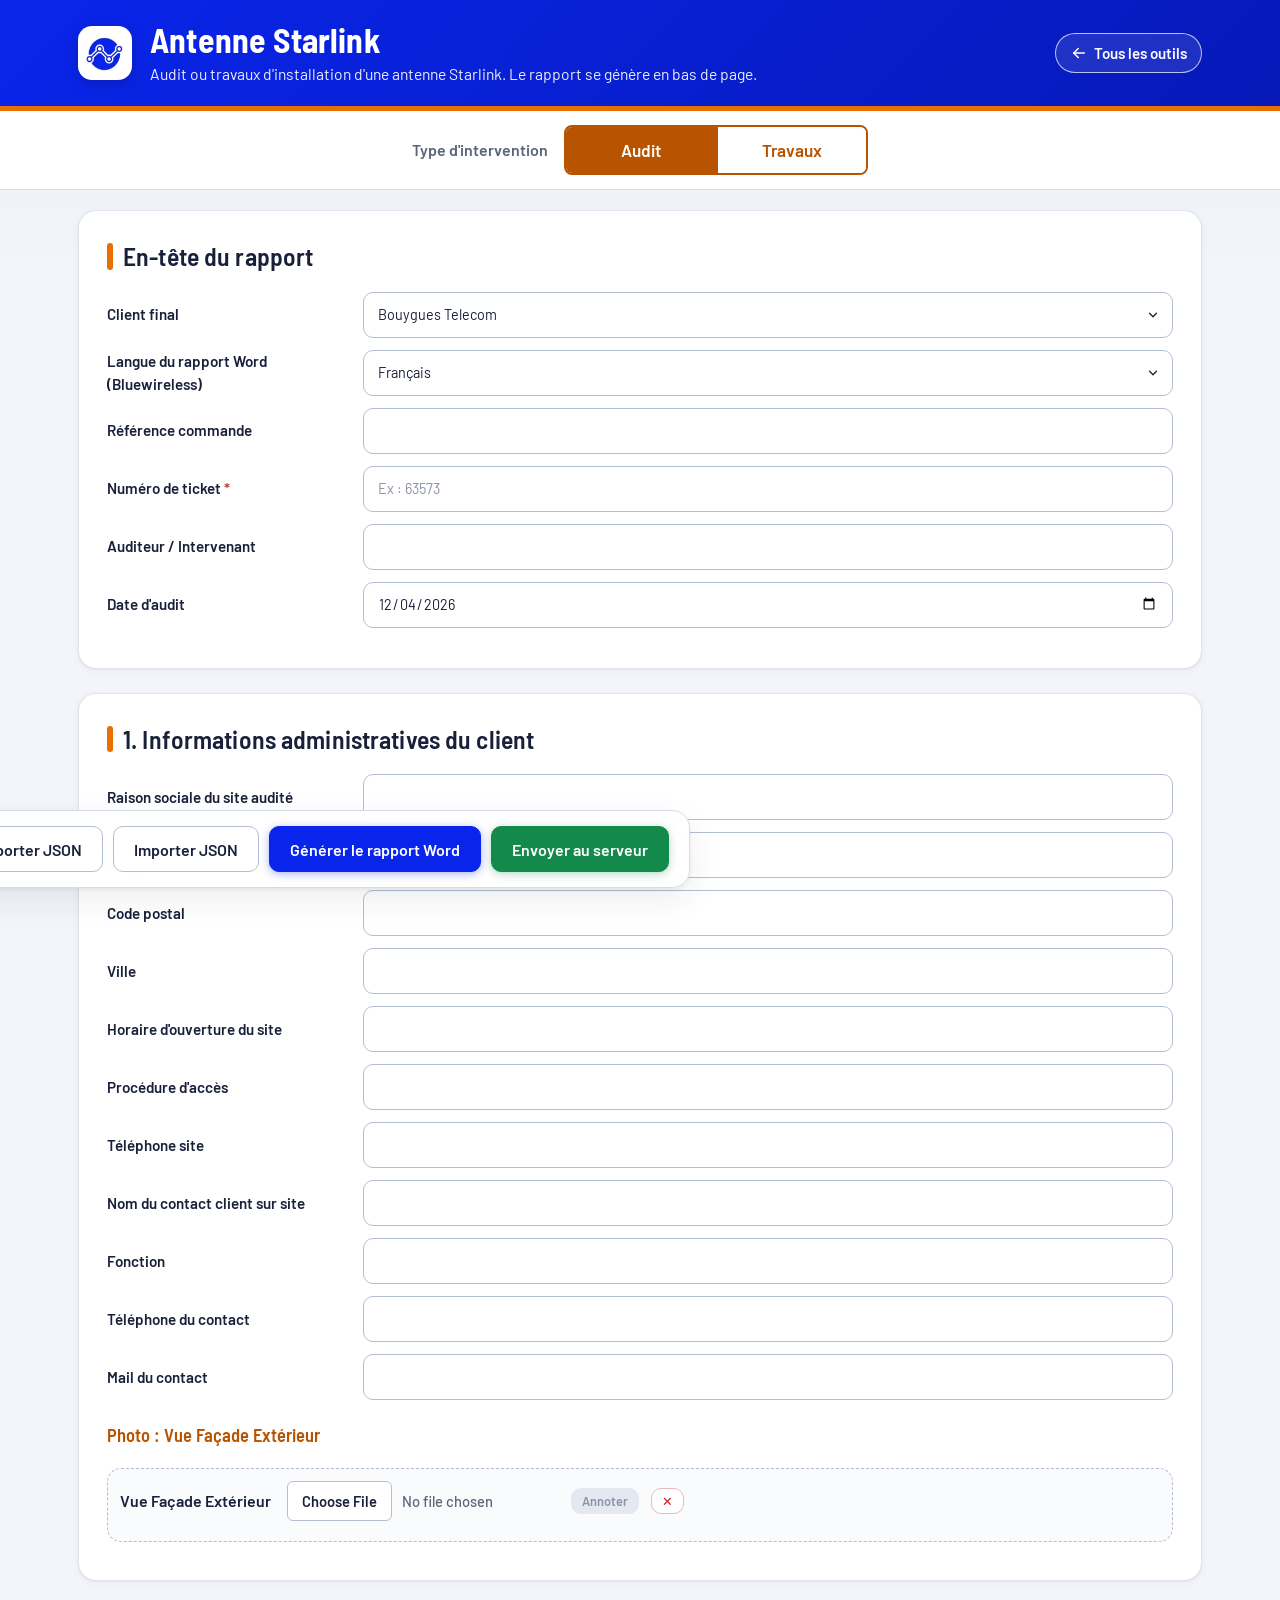
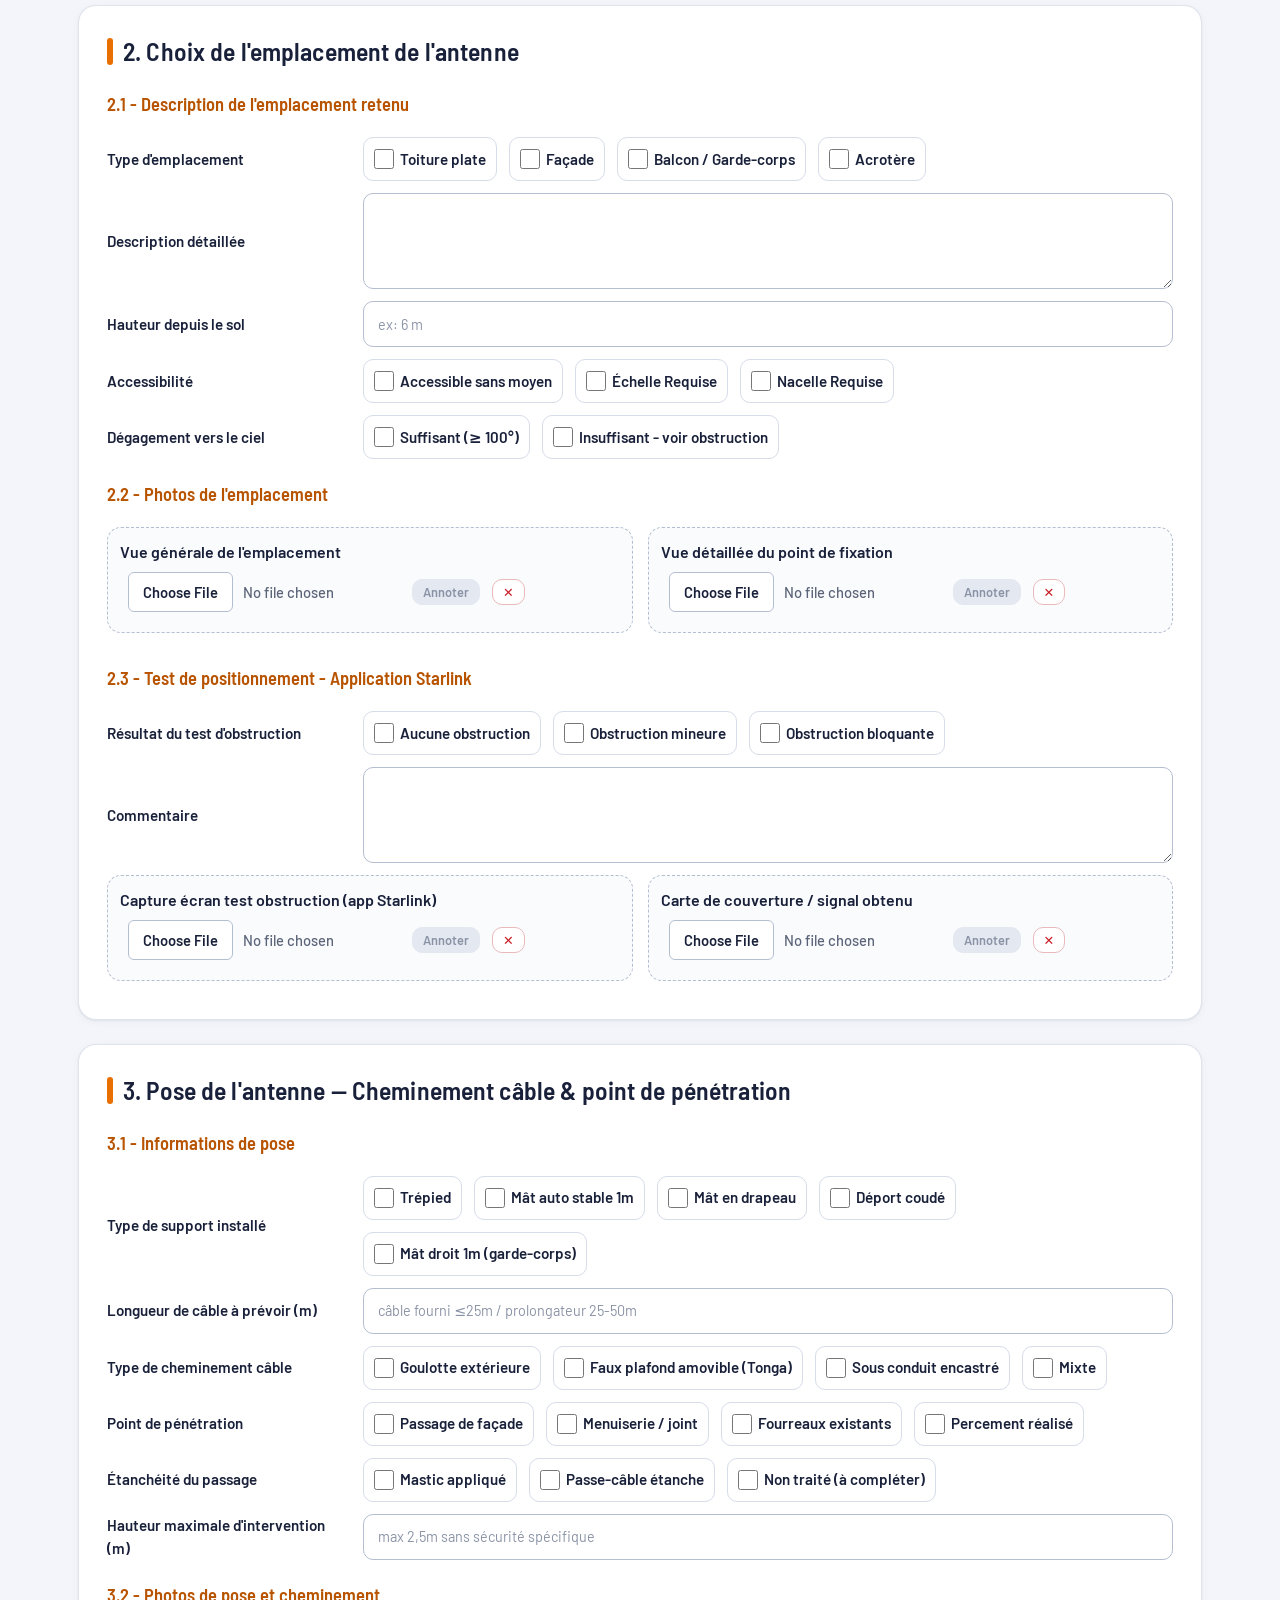
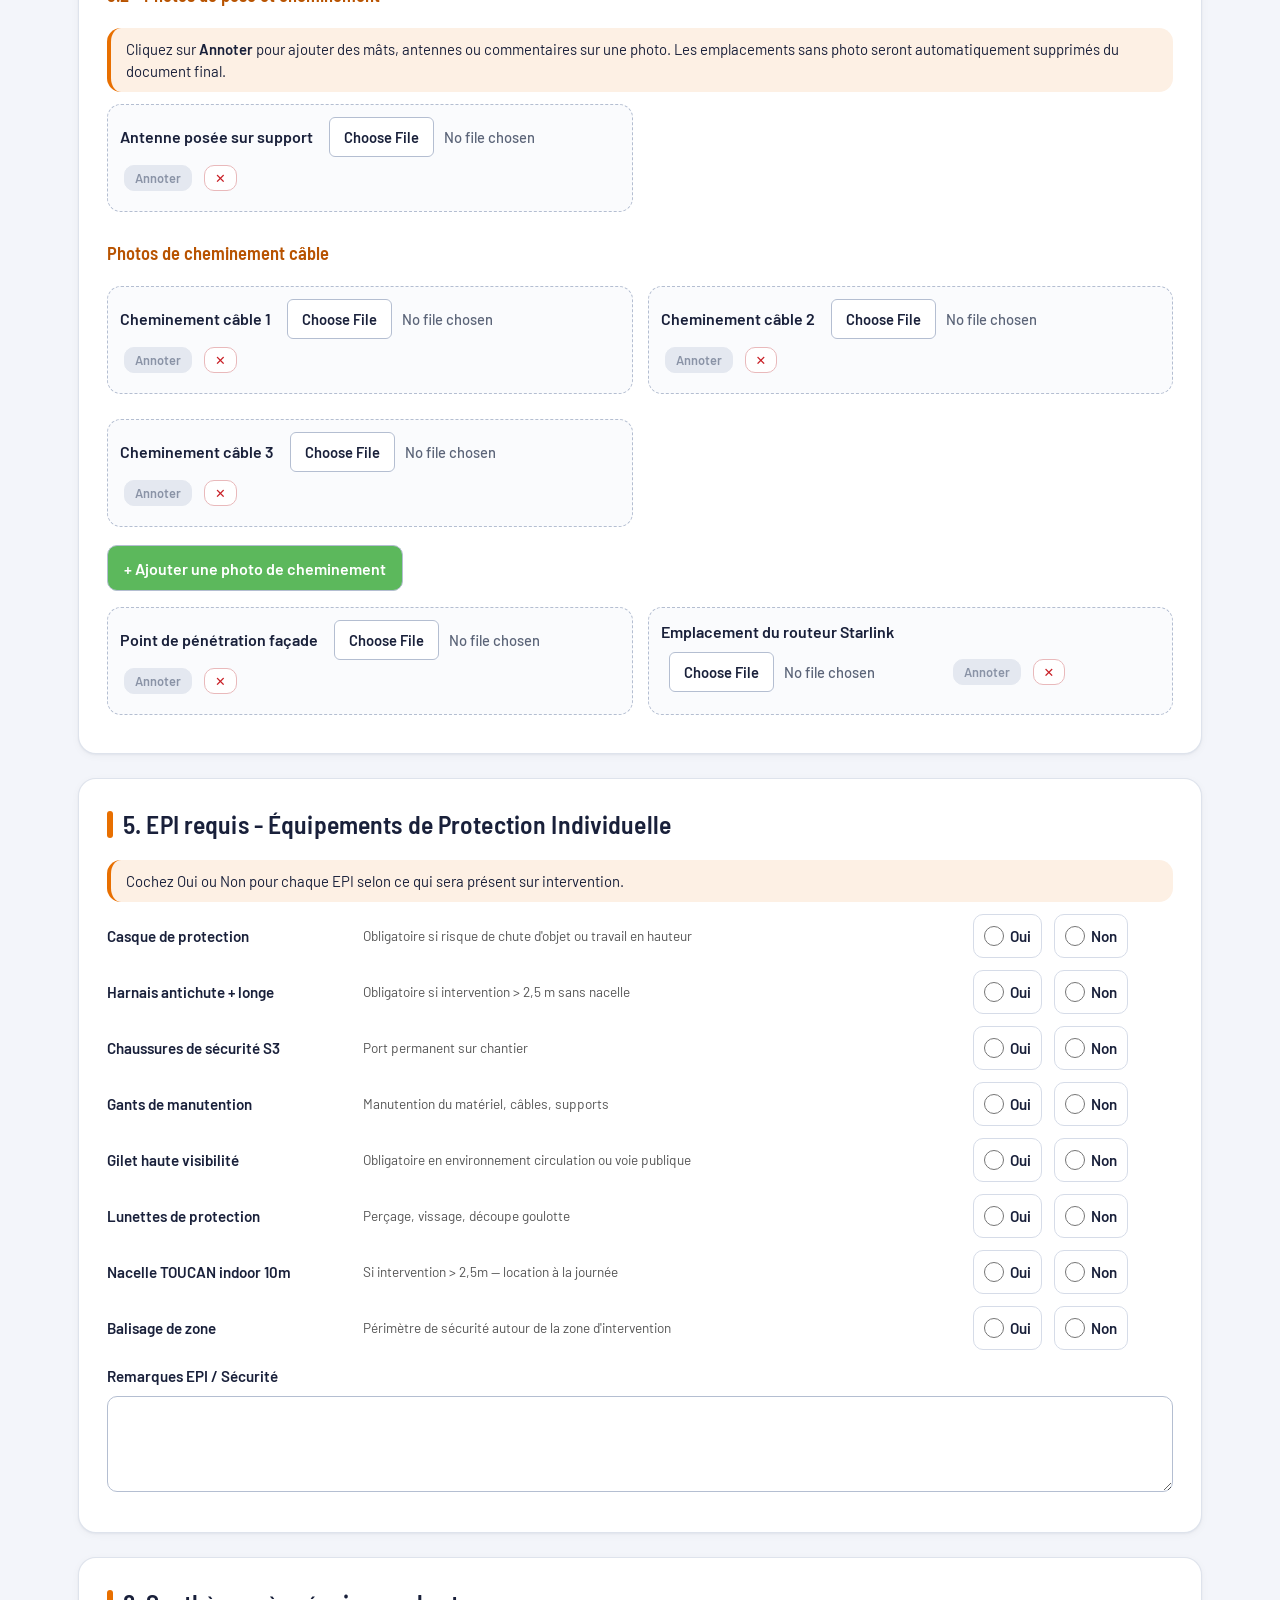
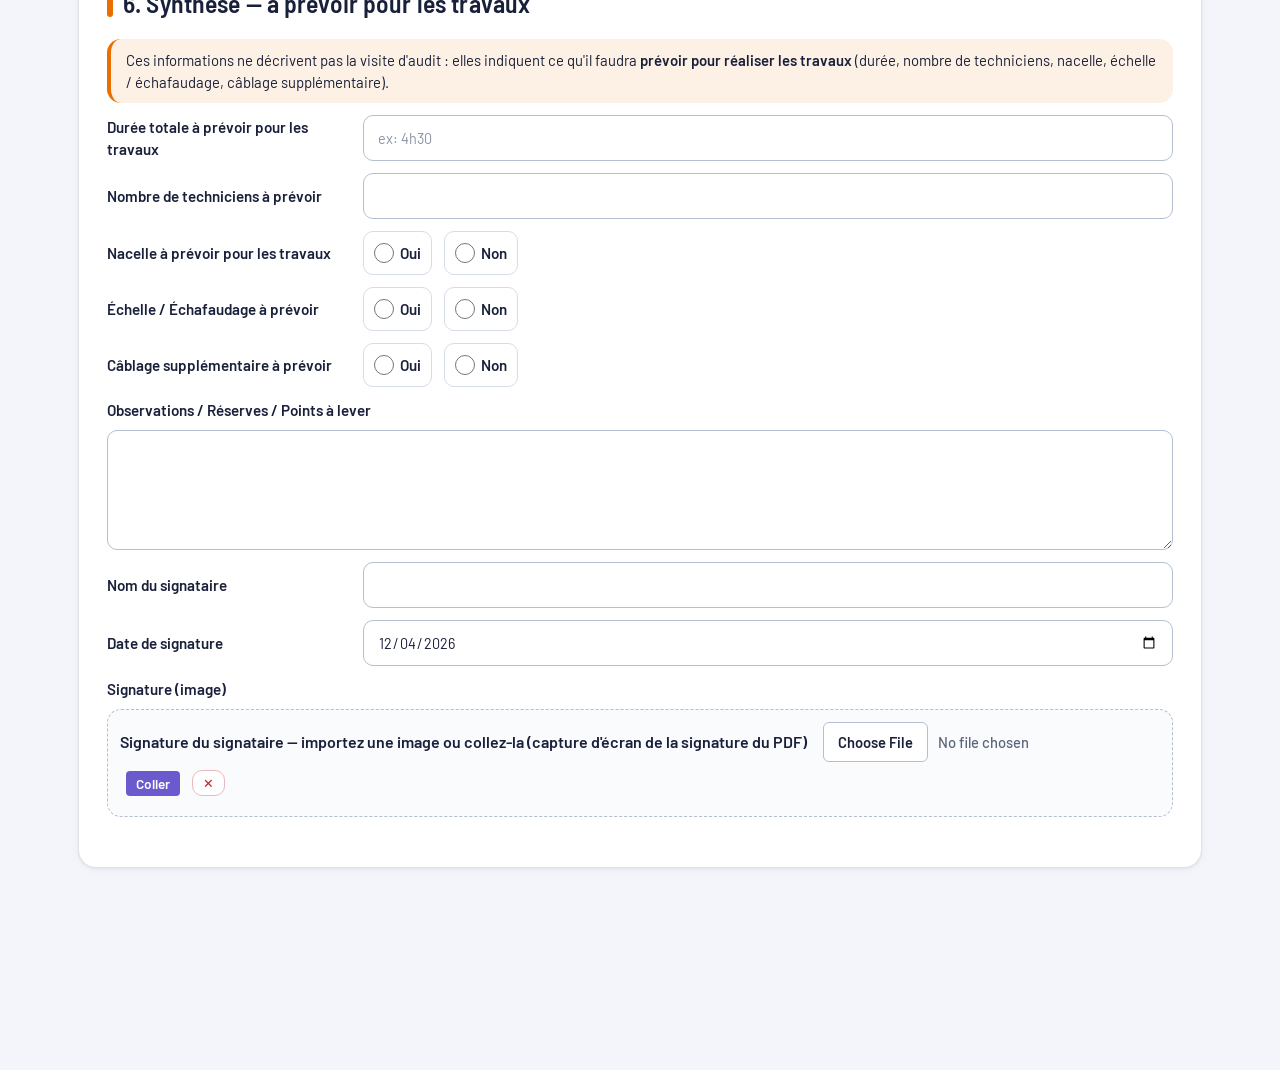
<file: starlink/index.html>
<!DOCTYPE html>
<html lang="fr" data-tool="starlink">
<head>
<meta charset="UTF-8">
<meta name="viewport" content="width=device-width, initial-scale=1.0, user-scalable=yes">
<title>Antenne Starlink | IPKONEKT</title>
<script>
  function loadWithFallback(localSrc, fallbackSrc, globalCheck) {
    return new Promise((resolve) => {
      const tryLoad = (src, isFallback) => {
        const s = document.createElement("script");
        s.src = src;
        s.onload = () => {
          if (typeof window[globalCheck] !== "undefined") resolve(true);
          else if (!isFallback) tryLoad(fallbackSrc, true);
          else resolve(false);
        };
        s.onerror = () => {
          if (!isFallback) tryLoad(fallbackSrc, true);
          else resolve(false);
        };
        document.head.appendChild(s);
      };
      tryLoad(localSrc, false);
    });
  }
  window.__libsLoaded = Promise.all([
    loadWithFallback("docx.umd.js",         "https://unpkg.com/docx@8.5.0/build/index.umd.js",   "docx"),
    loadWithFallback("FileSaver.min.js",    "https://unpkg.com/file-saver@2.0.5/dist/FileSaver.min.js", "saveAs")
  ]);
</script>
<style>
  * { box-sizing: border-box; }
  body {
    font-family: 'Segoe UI', Tahoma, sans-serif;
    margin: 0;
    background: var(--paper);
    color: #222;
  }
  header {
    background: linear-gradient(135deg, var(--ink) 0%, var(--accent-ink) 100%);
    color: white;
    padding: 20px 30px;
    box-shadow: 0 2px 8px rgba(0,0,0,0.1);
  }
  header h1 { margin: 0; font-size: 1.5rem; }
  header p { margin: 5px 0 0 0; opacity: 0.9; font-size: 0.9rem; }

  /* ============ SÉLECTEUR MODE AUDIT / TRAVAUX ============ */
  .mode-selector {
    background: linear-gradient(135deg, var(--ink) 0%, var(--accent-ink) 100%);
    padding: 25px 20px;
    text-align: center;
    box-shadow: 0 2px 8px rgba(0,0,0,0.15);
  }
  .mode-selector h3 {
    color: #fff;
    margin: 0 0 15px 0;
    font-size: 1rem;
    letter-spacing: 1px;
    text-transform: uppercase;
    opacity: 0.95;
  }
  .mode-buttons {
    display: flex;
    gap: 14px;
    justify-content: center;
    flex-wrap: wrap;
  }
  .mode-btn {
    background: rgba(255,255,255,0.15);
    color: #fff;
    border: 2px solid rgba(255,255,255,0.5);
    padding: 16px 36px;
    font-size: 1.05rem;
    font-weight: 700;
    border-radius: 8px;
    cursor: pointer;
    min-width: 200px;
    min-height: 52px;
    transition: all 0.2s;
    letter-spacing: 0.5px;
    touch-action: manipulation;
  }
  .mode-btn:hover {
    background: rgba(255,255,255,0.25);
    transform: translateY(-1px);
  }
  .mode-btn:active {
    transform: scale(0.98);
  }
  .mode-btn.active {
    background: #fff;
    color: var(--ink);
    border-color: #fff;
    box-shadow: 0 4px 14px rgba(0,0,0,0.2);
  }
  .mode-btn .mode-icon {
    font-size: 1.3rem;
    margin-right: 8px;
  }
  @media (max-width: 700px) {
    .mode-buttons {
      flex-direction: column;
      gap: 10px;
    }
    .mode-btn {
      width: 100%;
      min-width: 0;
      padding: 14px 20px;
    }
  }
  /* Visibilité conditionnelle selon le mode AUDIT / TRAVAUX */
  /* Par défaut le body est en mode audit (cf. JS setMode initial) */
  body[data-mode="audit"]   .mode-travaux-only { display: none !important; }
  body[data-mode="travaux"] .mode-audit-only   { display: none !important; }

  /* Champs spécifiques au client final BLUEWIRELESS — masqués par défaut,
     affichés uniquement quand le client sélectionné est Bluewireless. */
  .bw-only { display: none; }
  body[data-client="bluewireless"] .bw-only { display: block; }
  body[data-client="bluewireless"] tr.bw-only { display: table-row; }
  .iec-only { display: none; }
  body[data-client="iectelecom"] .iec-only { display: block; }
  body[data-client="iectelecom"] tr.iec-only { display: table-row; }
  .paste-btn {
    background: #6a5acd; color: #fff; border: none; border-radius: 4px;
    padding: 4px 10px; margin-left: 6px; cursor: pointer; font-size: 0.85rem;
  }
  .paste-btn:hover { background: #5747b8; }

  .container { max-width: 1100px; margin: 20px auto; padding: 0 20px 60px 20px; }
  .section {
    background: white;
    border-radius: 8px;
    padding: 25px;
    margin-bottom: 20px;
    box-shadow: 0 1px 4px rgba(0,0,0,0.05);
  }
  .section h2 {
    color: var(--ink);
    border-bottom: 2px solid var(--accent-ink);
    padding-bottom: 8px;
    margin-top: 0;
    font-size: 1.2rem;
  }
  .section h3 {
    color: var(--accent-ink);
    font-size: 1rem;
    font-style: italic;
    margin-top: 20px;
  }
  .field-row {
    display: grid;
    grid-template-columns: 220px 1fr;
    gap: 12px;
    margin-bottom: 12px;
    align-items: center;
  }
  .field-row.full { grid-template-columns: 1fr; }
  .field-row label {
    font-weight: 600;
    color: #333;
    font-size: 0.9rem;
  }
  input[type="text"], input[type="date"], input[type="time"], input[type="number"], input[type="email"], textarea, select {
    width: 100%;
    padding: 8px 10px;
    border: 1px solid #ccc;
    border-radius: 4px;
    font-family: inherit;
    font-size: 0.9rem;
  }
  input:focus, textarea:focus, select:focus {
    outline: none;
    border-color: var(--accent-ink);
    box-shadow: 0 0 0 2px rgba(46,117,182,0.2);
  }
  textarea { min-height: 70px; resize: vertical; }
  .checkbox-group { display: flex; flex-wrap: wrap; gap: 12px; }
  .checkbox-group label {
    display: flex;
    align-items: center;
    gap: 6px;
    font-weight: normal;
    cursor: pointer;
    padding: 6px 10px;
    background: #f8fafc;
    border: 1px solid #e0e6ed;
    border-radius: 4px;
    font-size: 0.88rem;
  }
  .checkbox-group label:hover { background: var(--accent-tint); }
  .checkbox-group input[type="checkbox"], .checkbox-group input[type="radio"] {
    margin: 0;
    cursor: pointer;
  }
  .photo-upload {
    border: 2px dashed #c0d0e0;
    border-radius: 6px;
    padding: 12px;
    background: #fafcfe;
    margin-bottom: 10px;
  }
  .photo-upload-label {
    font-weight: 600;
    color: var(--ink);
    margin-bottom: 8px;
    display: flex;
    align-items: center;
    gap: 8px;
    flex-wrap: wrap;
  }
  .photo-preview {
    margin-top: 8px;
    max-width: 100%;
    height: auto;
    border-radius: 4px;
    border: 1px solid #ddd;
    display: none;
  }
  .photo-preview.shown { display: block; }
  .photo-grid {
    display: grid;
    grid-template-columns: 1fr 1fr;
    gap: 15px;
  }
  @media (max-width: 700px) {
    .photo-grid { grid-template-columns: 1fr !important; }
    .field-row { grid-template-columns: 1fr !important; }
  }
  .actions {
    position: sticky;
    bottom: 0;
    background: white;
    padding: 15px 20px;
    border-top: 2px solid var(--accent-ink);
    box-shadow: 0 -2px 10px rgba(0,0,0,0.1);
    display: flex;
    gap: 10px;
    justify-content: flex-end;
    z-index: 10;
  }
  button {
    padding: 12px 24px;
    border: none;
    border-radius: 6px;
    font-size: 1rem;
    font-weight: 600;
    cursor: pointer;
    transition: all 0.15s;
    touch-action: manipulation;
  }
  .btn-primary { background: var(--accent-ink); color: white; }
  .btn-primary:hover { background: var(--ink); }
  .btn-secondary { background: #e6e6e6; color: #333; }
  .btn-secondary:hover { background: #ccc; }
  .info-box {
    background: #fff8e6;
    border-left: 4px solid #f0ad4e;
    padding: 10px 15px;
    margin: 12px 0;
    border-radius: 4px;
    font-size: 0.88rem;
  }
  .clear-photo {
    background: #d9534f;
    color: white;
    border: none;
    padding: 4px 10px;
    border-radius: 3px;
    font-size: 0.8rem;
    cursor: pointer;
    margin-left: 4px;
    touch-action: manipulation;
  }
  .clear-photo:hover { background: #c9302c; }
  .annotate-btn {
    background: #5cb85c;
    color: white;
    border: none;
    padding: 4px 10px;
    border-radius: 3px;
    font-size: 0.8rem;
    cursor: pointer;
    margin-left: 4px;
    font-weight: 600;
    touch-action: manipulation;
  }
  .annotate-btn:hover { background: #4cae4c; }
  .annotate-btn:disabled { background: #aaa; cursor: not-allowed; }
  .photo-item { display: flex; flex-direction: column; }
  .status {
    margin-top: 10px;
    padding: 10px;
    border-radius: 4px;
    font-size: 0.9rem;
  }
  .status.loading { background: #d9edf7; color: #31708f; }
  .status.success { background: #dff0d8; color: #3c763d; }
  .status.error { background: #f2dede; color: #a94442; }

  /* ====================================================== */
  /*  ÉDITEUR D'ANNOTATION (modal)                          */
  /* ====================================================== */
  .editor-overlay {
    display: none;
    position: fixed;
    top: 0; left: 0; right: 0; bottom: 0;
    background: rgba(0,0,0,0.75);
    z-index: 1000;
    justify-content: center;
    align-items: center;
  }
  .editor-overlay.shown { display: flex; }
  .editor-modal {
    background: var(--paper);
    border-radius: 8px;
    width: min(95vw, 1200px);
    height: min(95vh, 850px);
    display: flex;
    flex-direction: column;
    overflow: hidden;
    box-shadow: 0 10px 40px rgba(0,0,0,0.3);
  }
  .editor-header {
    background: var(--ink);
    color: white;
    padding: 12px 20px;
    display: flex;
    justify-content: space-between;
    align-items: center;
  }
  .editor-header h2 { margin: 0; font-size: 1.1rem; }
  .editor-close {
    background: transparent;
    border: 1px solid white;
    color: white;
    padding: 4px 12px;
    border-radius: 4px;
    cursor: pointer;
    font-size: 0.9rem;
    touch-action: manipulation;
  }
  .editor-close:hover { background: rgba(255,255,255,0.15); }
  .editor-body {
    flex: 1;
    display: flex;
    overflow: hidden;
    min-height: 0;
  }
  .editor-toolbar {
    width: 220px;
    background: #fff;
    border-right: 1px solid #ddd;
    padding: 12px;
    overflow-y: auto;
    flex-shrink: 0;
  }
  .editor-toolbar h3 {
    margin: 0 0 8px 0;
    font-size: 0.85rem;
    color: var(--ink);
    text-transform: uppercase;
    letter-spacing: 0.5px;
  }
  .editor-toolbar .tool-group {
    margin-bottom: 18px;
    padding-bottom: 12px;
    border-bottom: 1px solid #eee;
  }
  .tool-btn {
    display: flex;
    align-items: center;
    gap: 8px;
    width: 100%;
    background: #f8fafc;
    border: 1px solid #d0dae5;
    padding: 8px 10px;
    border-radius: 4px;
    cursor: pointer;
    font-size: 0.85rem;
    margin-bottom: 6px;
    color: var(--ink);
    text-align: left;
    font-weight: 600;
    touch-action: manipulation;
  }
  .tool-btn:hover { background: var(--accent-tint); border-color: var(--accent-ink); }
  .tool-btn img {
    width: 28px;
    height: 28px;
    object-fit: contain;
  }
  .editor-canvas-wrap {
    flex: 1;
    position: relative;
    background: #cfd8e3;
    overflow: auto;
    display: flex;
    justify-content: center;
    align-items: center;
    padding: 20px;
  }
  .editor-stage {
    position: relative;
    background: #fff;
    box-shadow: 0 2px 12px rgba(0,0,0,0.2);
    transform-origin: center;
    max-width: 100%;
    max-height: 100%;
  }
  .editor-stage img.bg-photo {
    display: block;
    max-width: 100%;
    user-select: none;
    pointer-events: none;
    width: 100%;
    height: auto;
  }
  .editor-element {
    position: absolute;
    cursor: grab;
    user-select: none;
    touch-action: none;
  }
  .editor-element.selected {
    outline: 2px dashed var(--accent-ink);
    outline-offset: 2px;
  }
  .editor-element img {
    width: 100%;
    height: 100%;
    pointer-events: none;
    user-select: none;
    -webkit-user-drag: none;
    display: block;
  }
  .editor-element.text-element {
    padding: 2px 6px;
    white-space: nowrap;
    line-height: 1;
  }
  .handle {
    position: absolute;
    width: 14px;
    height: 14px;
    background: #fff;
    border: 2px solid var(--accent-ink);
    border-radius: 50%;
    z-index: 10;
    touch-action: manipulation;
  }
  .handle.resize {
    bottom: -7px;
    right: -7px;
    cursor: se-resize;
  }
  .handle.rotate {
    top: -22px;
    left: 50%;
    transform: translateX(-50%);
    cursor: grab;
    background: #f0ad4e;
    border-color: #c77700;
  }
  .handle.delete {
    top: -7px;
    right: -7px;
    background: #d9534f;
    border-color: #a82c2c;
    color: #fff;
    font-size: 12px;
    line-height: 10px;
    text-align: center;
    cursor: pointer;
    font-weight: bold;
  }
  .editor-footer {
    background: #fff;
    padding: 12px 20px;
    border-top: 1px solid #ddd;
    display: flex;
    justify-content: space-between;
    align-items: center;
    gap: 10px;
  }
  .editor-footer .hint {
    color: #777;
    font-size: 0.82rem;
    font-style: italic;
  }
  .text-controls {
    display: flex;
    flex-direction: column;
    gap: 6px;
    margin-top: 6px;
  }
  .text-controls input[type="text"] {
    font-size: 0.85rem;
    padding: 6px;
  }
  .text-controls .row {
    display: flex;
    gap: 6px;
    align-items: center;
  }
  .text-controls label {
    font-size: 0.78rem;
    color: #555;
  }
  .text-controls select, .text-controls input[type="color"], .text-controls input[type="number"] {
    width: 100%;
    padding: 4px;
    font-size: 0.82rem;
    border: 1px solid #ccc;
    border-radius: 3px;
  }
  .text-controls input[type="color"] { padding: 1px; height: 28px; }
  .style-preview {
    padding: 6px 8px;
    background: #fafafa;
    border: 1px dashed #ccc;
    border-radius: 4px;
    text-align: center;
    margin-top: 4px;
    min-height: 30px;
  }
  .swatch-row {
    display: grid;
    grid-template-columns: repeat(6, 1fr);
    gap: 3px;
  }
  .swatch {
    height: 22px;
    border-radius: 3px;
    cursor: pointer;
    border: 1px solid rgba(0,0,0,0.2);
  }
  .swatch:hover { transform: scale(1.1); }

  /* ====================================================== */
  /*  v3 — Flèches + Flip H/V + Panneau de sélection         */
  /* ====================================================== */
  .arrow-controls {
    display: flex;
    flex-direction: column;
    gap: 6px;
    margin-top: 6px;
  }
  .arrow-controls .row {
    display: flex;
    gap: 6px;
    align-items: center;
  }
  .arrow-controls label {
    font-size: 0.78rem;
    color: #555;
    flex: 1;
  }
  .arrow-controls input[type="number"],
  .arrow-controls input[type="color"] {
    width: 100%;
    padding: 4px;
    font-size: 0.82rem;
    border: 1px solid #ccc;
    border-radius: 3px;
  }
  .arrow-controls input[type="color"] { padding: 1px; height: 28px; }
  .swatch-row.arrow-swatches { margin-top: 4px; }

  /* Panneau qui apparaît quand on a un élément sélectionné */
  .selection-panel {
    display: none;
    background: #fff8e6;
    border: 1px solid #f0ad4e;
    border-radius: 4px;
    padding: 8px;
    margin-bottom: 12px;
  }
  .selection-panel h3 {
    margin: 0 0 6px 0 !important;
    color: #b8860b !important;
  }
  .flip-buttons {
    display: flex;
    gap: 6px;
  }
  .flip-btn {
    flex: 1;
    padding: 8px 6px;
    background: #fff;
    border: 1px solid #d0dae5;
    border-radius: 4px;
    cursor: pointer;
    font-size: 0.82rem;
    color: var(--ink);
    font-weight: 600;
    display: flex;
    align-items: center;
    justify-content: center;
    gap: 4px;
    touch-action: manipulation;
  }
  .flip-btn:hover { background: var(--accent-tint); border-color: var(--accent-ink); }
  .flip-btn.active {
    background: var(--accent-ink);
    color: #fff;
    border-color: var(--ink);
  }
  .flip-btn svg { width: 18px; height: 18px; }

  /* Poignée d'extrémité de flèche : carré bleu */
  .handle.arrow-end {
    width: 16px;
    height: 16px;
    border-radius: 4px;
    cursor: move;
  }
  .handle.arrow-delete {
    cursor: pointer;
  }
  /* Quand une flèche est sélectionnée, on rend le wrapper "transparent au clic"
     mais la pointe / la ligne capturent les events */
  .editor-element.arrow-element {
    pointer-events: none;
  }
  .editor-element.arrow-element svg { pointer-events: none; }
  .editor-element.arrow-element .handle { pointer-events: auto; }

  /* Cercle / ellipse : le wrapper est transparent, seule l'ellipse SVG capte les clics */
  .editor-element.circle-element {
    pointer-events: none;
  }
  .editor-element.circle-element svg { pointer-events: none; overflow: visible; }
  .editor-element.circle-element ellipse { pointer-events: auto; }
  .editor-element.circle-element .handle { pointer-events: auto; }
  .editor-element.circle-element.selected {
    outline: 2px dashed var(--accent-ink);
    outline-offset: 4px;
  }

  /* Petit effet sur le panel de sélection pour le rendre visible */
  .selection-panel .small-help {
    font-size: 0.72rem;
    color: #888;
    margin-top: 4px;
    font-style: italic;
  }

  /* ====================================================== */
  /*  RESPONSIVE (smartphones)                              */
  /* ====================================================== */
  @media (max-width: 700px) {
    .container {
      padding: 0 10px 60px 10px;
    }
    .section {
      padding: 15px;
    }
    .field-row {
      grid-template-columns: 1fr !important;
      gap: 6px;
    }
    .field-row label {
      font-size: 0.85rem;
      margin-bottom: 2px;
    }
    .checkbox-group {
      flex-wrap: wrap;
    }
    .checkbox-group label {
      padding: 8px 10px;
      font-size: 0.85rem;
    }
    .photo-grid {
      grid-template-columns: 1fr !important;
    }
    .actions {
      position: static;
      box-shadow: none;
      flex-direction: column;
      gap: 8px;
    }
    .actions button {
      width: 100%;
      padding: 14px;
      font-size: 1rem;
    }
    .photo-upload-label {
      flex-wrap: wrap;
      gap: 8px;
    }
    .photo-upload-label input[type="file"] {
      flex: 1;
      min-width: 120px;
    }
    .annotate-btn, .clear-photo {
      padding: 6px 12px;
      font-size: 0.85rem;
    }

    /* Éditeur */
    .editor-body {
      flex-direction: column;
    }
    .editor-toolbar {
      width: 100%;
      max-height: 40%;
      overflow-y: auto;
      border-right: none;
      border-bottom: 1px solid #ddd;
      padding: 8px;
    }
    .editor-canvas-wrap {
      /* prend la place restante sous la barre d'outils (plus de débordement sous le pied) */
      flex: 1 1 auto;
      height: auto;
      min-height: 0;
    }
    .tool-btn {
      padding: 10px 8px;
      font-size: 0.9rem;
    }
    .tool-btn img {
      width: 32px;
      height: 32px;
    }
    .handle {
      width: 22px;
      height: 22px;
      border-width: 3px;
    }
    .handle.resize {
      bottom: -11px;
      right: -11px;
    }
    .handle.rotate {
      top: -28px;
      width: 20px;
      height: 20px;
    }
    .handle.delete {
      top: -11px;
      right: -11px;
      width: 22px;
      height: 22px;
      font-size: 14px;
      line-height: 16px;
    }
    .handle.arrow-end {
      width: 22px;
      height: 22px;
    }
    .selection-panel .flip-btn {
      padding: 10px 6px;
      font-size: 0.9rem;
    }
    /* Empêcher le texte de déborder horizontalement */
    .editor-element.text-element {
      white-space: normal;
      word-break: break-word;
      max-width: 90%;
    }
  }
</style>
    <link rel="icon" href="../logo-ipkonekt.png">
    <link rel="preload" href="../fonts/barlow-400.woff2" as="font" type="font/woff2" crossorigin>
    <link rel="stylesheet" href="../theme.css">
</head>
<body>

<!-- ============================================================
     ÉCRAN DE LOGIN TECHNICIEN (overlay plein écran)
     ============================================================ -->
<style>
    body.locked { overflow: hidden; }
    body.locked > *:not(#loginOverlay) { filter: blur(3px); pointer-events: none; user-select: none; }
    #loginOverlay {
        position: fixed; inset: 0; z-index: 9999;
        background: linear-gradient(135deg, var(--ink) 0%, var(--accent-ink) 100%);
        display: flex; align-items: center; justify-content: center;
        padding: 20px;
    }
    #loginOverlay .login-card {
        background: #fff; border-radius: 14px; padding: 36px 32px;
        width: 100%; max-width: 400px; box-shadow: 0 20px 60px rgba(0,0,0,0.3);
    }
    #loginOverlay h2 { margin: 0 0 8px 0; color: var(--ink); font-size: 1.4rem; }
    #loginOverlay .subtitle { margin: 0 0 24px 0; color: #666; font-size: 0.9rem; }
    #loginOverlay label { display:block; margin: 14px 0 6px 0; font-weight: 600; color: #333; font-size: 0.88rem; }
    #loginOverlay select, #loginOverlay input {
        width: 100%; padding: 11px 14px; border: 1px solid #ccc;
        border-radius: 6px; font-size: 1rem; font-family: inherit;
    }
    #loginOverlay select:focus, #loginOverlay input:focus {
        outline: none; border-color: var(--accent-ink); box-shadow: 0 0 0 3px rgba(46,117,182,0.15);
    }
    #loginOverlay #loginBtn {
        width: 100%; margin-top: 22px; padding: 13px;
        background: var(--accent-ink); color: #fff; border: none;
        border-radius: 6px; font-size: 1rem; font-weight: 600;
        cursor: pointer; transition: background 0.15s;
    }
    #loginOverlay #loginBtn:hover { background: var(--ink); }
    #loginOverlay #loginError {
        display: none; margin-top: 14px; padding: 10px 12px;
        background: #fde8e8; color: #c0392b; border-radius: 6px;
        font-size: 0.88rem; border: 1px solid #f5c6c6;
    }
    #loginOverlay .login-footer { margin-top: 20px; text-align: center; font-size: 0.78rem; color: #999; }
</style>
<div id="loginOverlay" style="display:none;">
    <div class="login-card">
        <h2>Connexion technicien</h2>
        <p class="subtitle">Espace IPKONEKT</p>
        <label for="loginTechSelect">Identifiant technicien</label>
        <select id="loginTechSelect">
            <option value="">-- Sélectionner --</option>
        </select>
        <label for="loginPassword">Mot de passe</label>
        <input type="password" id="loginPassword" placeholder="••••••••" autocomplete="current-password">
        <div id="loginError"></div>
        <button id="loginBtn" type="button">Se connecter</button>
        <div class="login-footer">Formulaire Starlink</div>
    </div>
</div>

<header class="app-header">
    <div class="app-header-in">
        <a class="app-home" href="../" title="Tous les outils"><img src="../logo-ipkonekt.png" alt="IPKONEKT" width="147" height="129"></a>
        <div class="app-title">
            <h1>Antenne Starlink</h1>
            <p>Audit ou travaux d'installation d'une antenne Starlink. Le rapport se génère en bas de page.</p>
        </div>
        <div class="app-tools">
            <span id="loggedUserBadge" style="display:none;"></span>
            <button id="logoutBtn" type="button" onclick="logout()" style="display:none;">Déconnexion</button>
            <a class="app-back" href="../">Tous les outils</a>
        </div>
    </div>
</header>

<!-- ===== SÉLECTEUR DE MODE AUDIT / TRAVAUX ===== -->
<div class="mode-selector">
    <span class="mode-label" id="modeLabel">Type d'intervention</span>
    <div class="mode-buttons" role="group" aria-labelledby="modeLabel">
        <button type="button" class="mode-btn active" id="modeAuditBtn" onclick="setMode('audit')">Audit</button>
        <button type="button" class="mode-btn" id="modeTravauxBtn" onclick="setMode('travaux')">Travaux</button>
    </div>
  <input type="hidden" id="modeIntervention" value="audit">
</div>

<div class="container">

  <!-- ========== EN-TÊTE / RÉFÉRENCE ========== -->
  <div class="section">
    <h2>En-tête du rapport</h2>
    <div class="field-row">
      <label>Client final</label>
      <select id="client_final">
        <option value="bouygues" selected>Bouygues Telecom</option>
        <option value="bretagne">Bretagne Telecom (btblue)</option>
        <option value="bluewireless">Bluewireless</option>
        <option value="iectelecom">IEC Telecom</option>
      </select>
    </div>
    <div class="field-row bw-only">
      <label>Langue du rapport Word (Bluewireless)</label>
      <select id="bw_lang">
        <option value="fr" selected>Français</option>
        <option value="en">English</option>
      </select>
    </div>
    <div class="field-row">
      <label>Référence commande</label>
      <input type="text" id="ref_commande">
    </div>
    <div class="field-row">
      <label>Numéro de ticket <span style="color:#c0392b;">*</span></label>
      <input type="text" id="numero_ticket" placeholder="Ex : 63573" required>
    </div>
    <div class="field-row">
      <label>Auditeur / Intervenant</label>
      <input type="text" id="auditeur">
    </div>
    <div class="field-row">
      <label>Date d'audit</label>
      <input type="date" id="date_audit">
    </div>
  </div>

  <!-- ========== 1. INFOS CLIENT ========== -->
  <div class="section">
    <h2>1. Informations administratives du client</h2>
    <div class="field-row">
      <label>Raison sociale du site audité</label>
      <input type="text" id="raison_sociale">
    </div>
    <div class="field-row">
      <label>Adresse</label>
      <input type="text" id="adresse">
    </div>
    <div class="field-row">
      <label>Code postal</label>
      <input type="text" id="code_postal">
    </div>
    <div class="field-row">
      <label>Ville</label>
      <input type="text" id="ville">
    </div>
    <div class="field-row">
      <label>Horaire d'ouverture du site</label>
      <input type="text" id="horaire">
    </div>
    <div class="field-row">
      <label>Procédure d'accès</label>
      <input type="text" id="procedure_acces">
    </div>
    <div class="field-row">
      <label>Téléphone site</label>
      <input type="text" id="tel_site">
    </div>
    <div class="field-row">
      <label>Nom du contact client sur site</label>
      <input type="text" id="contact_nom">
    </div>
    <div class="field-row">
      <label>Fonction</label>
      <input type="text" id="contact_fonction">
    </div>
    <div class="field-row">
      <label>Téléphone du contact</label>
      <input type="text" id="contact_tel">
    </div>
    <div class="field-row">
      <label>Mail du contact</label>
      <input type="text" id="contact_mail">
    </div>

    <!-- ===== Champs spécifiques BLUEWIRELESS ===== -->
    <div class="bw-only">
      <h3>Informations complémentaires (Bluewireless)</h3>
      <div class="field-row">
        <label>Coordonnées GPS du site (lat, long)</label>
        <input type="text" id="bw_gps" placeholder="Ex : 48.9857076, 2.532698791">
      </div>
      <div class="field-row">
        <label>Type de bâtiment</label>
        <div class="checkbox-group">
          <label><input type="radio" name="bw_building_type" value="Indépendant (standalone)"> Indépendant</label>
          <label><input type="radio" name="bw_building_type" value="Commercial"> Commercial</label>
          <label><input type="radio" name="bw_building_type" value="Commerce / Retail"> Retail</label>
          <label><input type="radio" name="bw_building_type" value="Industriel"> Industriel</label>
          <label><input type="radio" name="bw_building_type" value="Temporaire"> Temporaire</label>
        </div>
      </div>
      <div class="field-row">
        <label>Matériau de construction du bâtiment</label>
        <input type="text" id="bw_building_material" placeholder="Ex : brique, béton, métal, pierre…">
      </div>
      <div class="field-row">
        <label>Propriété du bâtiment</label>
        <div class="checkbox-group">
          <label><input type="radio" name="bw_ownership" value="Client"> Client</label>
          <label><input type="radio" name="bw_ownership" value="Bailleur (Landlord)"> Bailleur</label>
        </div>
      </div>

      <h3>Contacts (rôles & responsabilités) — Bluewireless</h3>
      <div class="field-row">
        <label>Gestion bâtiment / Bailleur — contact (mail & tél.)</label>
        <input type="text" id="bw_contact_landlord" placeholder="Mail / téléphone">
      </div>
      <div class="field-row">
        <label>Approbation travaux civils — contact (si différent)</label>
        <input type="text" id="bw_contact_civils" placeholder="Mail / téléphone">
      </div>
      <div class="field-row">
        <label>Responsable Facilities (client) — contact</label>
        <input type="text" id="bw_contact_facilities" placeholder="Mail / téléphone">
      </div>
      <div class="field-row">
        <label>Accès / escorte sur site — contact</label>
        <input type="text" id="bw_contact_escort" placeholder="Mail / téléphone">
      </div>
    </div>
    <!-- ===== Fin champs BLUEWIRELESS (section 1) ===== -->

    <h3>Photo : Vue Façade Extérieur</h3>
    <div class="photo-upload">
      <div class="photo-upload-label">
        Vue Façade Extérieur
        <input type="file" accept="image/*" data-photo-key="facade" style="margin-left:8px;">
        <button class="annotate-btn" data-annotate="facade" disabled>Annoter</button>
        <button class="clear-photo" data-clear="facade">✕</button>
      </div>
      <img class="photo-preview" id="preview_facade">
    </div>
  </div>

  <!-- ========== 2. EMPLACEMENT ========== -->
  <div class="section">
    <h2>2. Choix de l'emplacement de l'antenne</h2>
    <h3>2.1 - Description de l'emplacement retenu</h3>
    <div class="field-row">
      <label>Type d'emplacement</label>
      <div class="checkbox-group">
        <label><input type="checkbox" name="type_empl" value="Toiture plate"> Toiture plate</label>
        <label><input type="checkbox" name="type_empl" value="Façade"> Façade</label>
        <label><input type="checkbox" name="type_empl" value="Balcon / Garde-corps"> Balcon / Garde-corps</label>
        <label><input type="checkbox" name="type_empl" value="Acrotère"> Acrotère</label>
      </div>
    </div>
    <div class="field-row">
      <label>Description détaillée</label>
      <textarea id="empl_description"></textarea>
    </div>
    <div class="field-row">
      <label>Hauteur depuis le sol</label>
      <input type="text" id="empl_hauteur" placeholder="ex: 6 m">
    </div>
    <div class="field-row">
      <label>Accessibilité</label>
      <div class="checkbox-group">
        <label><input type="checkbox" name="access" value="Accessible sans moyen"> Accessible sans moyen</label>
        <label><input type="checkbox" name="access" value="Echelle Requise"> Échelle Requise</label>
        <label><input type="checkbox" name="access" value="Nacelle Requise"> Nacelle Requise</label>
      </div>
    </div>
    <div class="field-row">
      <label>Dégagement vers le ciel</label>
      <div class="checkbox-group">
        <label><input type="checkbox" name="degagement" value="Suffisant (≥ 100°)"> Suffisant (≥ 100°)</label>
        <label><input type="checkbox" name="degagement" value="Insuffisant - voir obstruction"> Insuffisant - voir obstruction</label>
      </div>
    </div>

    <h3>2.2 - Photos de l'emplacement</h3>
    <div class="photo-grid">
      <div class="photo-upload">
        <div class="photo-upload-label">
          Vue générale de l'emplacement
          <input type="file" accept="image/*" data-photo-key="empl_general" style="margin-left:8px;">
          <button class="annotate-btn" data-annotate="empl_general" disabled>Annoter</button>
          <button class="clear-photo" data-clear="empl_general">✕</button>
        </div>
        <img class="photo-preview" id="preview_empl_general">
      </div>
      <div class="photo-upload">
        <div class="photo-upload-label">
          Vue détaillée du point de fixation
          <input type="file" accept="image/*" data-photo-key="empl_detail" style="margin-left:8px;">
          <button class="annotate-btn" data-annotate="empl_detail" disabled>Annoter</button>
          <button class="clear-photo" data-clear="empl_detail">✕</button>
        </div>
        <img class="photo-preview" id="preview_empl_detail">
      </div>
    </div>

    <!-- ===== Image satellite / plan (Bluewireless) ===== -->
    <div class="bw-only">
      <div class="photo-upload">
        <div class="photo-upload-label">
          Vue satellite / plan de localisation du site
          <input type="file" accept="image/*" data-photo-key="bw_satellite" style="margin-left:8px;">
          <button class="annotate-btn" data-annotate="bw_satellite" disabled>Annoter</button>
          <button class="clear-photo" data-clear="bw_satellite">✕</button>
        </div>
        <img class="photo-preview" id="preview_bw_satellite">
      </div>
    </div>

    <h3>2.3 - Test de positionnement - Application Starlink</h3>
    <div class="field-row">
      <label>Résultat du test d'obstruction</label>
      <div class="checkbox-group">
        <label><input type="checkbox" name="obstruction" value="Aucune obstruction"> Aucune obstruction</label>
        <label><input type="checkbox" name="obstruction" value="Obstruction mineure"> Obstruction mineure</label>
        <label><input type="checkbox" name="obstruction" value="Obstruction bloquante"> Obstruction bloquante</label>
      </div>
    </div>
    <div class="field-row">
      <label>Commentaire</label>
      <textarea id="obstr_commentaire"></textarea>
    </div>
    <div class="photo-grid">
      <div class="photo-upload">
        <div class="photo-upload-label">
          Capture écran test obstruction (app Starlink)
          <input type="file" accept="image/*" data-photo-key="capture_obstruction" style="margin-left:8px;">
          <button class="annotate-btn" data-annotate="capture_obstruction" disabled>Annoter</button>
          <button class="clear-photo" data-clear="capture_obstruction">✕</button>
        </div>
        <img class="photo-preview" id="preview_capture_obstruction">
      </div>
      <div class="photo-upload">
        <div class="photo-upload-label">
          Carte de couverture / signal obtenu
          <input type="file" accept="image/*" data-photo-key="carte_couverture" style="margin-left:8px;">
          <button class="annotate-btn" data-annotate="carte_couverture" disabled>Annoter</button>
          <button class="clear-photo" data-clear="carte_couverture">✕</button>
        </div>
        <img class="photo-preview" id="preview_carte_couverture">
      </div>
    </div>
  </div>

  <!-- ========== 3. POSE ========== -->
  <div class="section">
    <h2>3. Pose de l'antenne — Cheminement câble & point de pénétration</h2>
    <h3>3.1 - Informations de pose</h3>
    <div class="field-row">
      <label>Type de support installé</label>
      <div class="checkbox-group">
        <label><input type="checkbox" name="support" value="Trépied"> Trépied</label>
        <label><input type="checkbox" name="support" value="Mât auto stable 1m"> Mât auto stable 1m</label>
        <label><input type="checkbox" name="support" value="Mât en drapeau"> Mât en drapeau</label>
        <label><input type="checkbox" name="support" value="Déport coudé"> Déport coudé</label>
        <label><input type="checkbox" name="support" value="Mât droit 1m (garde-corps)"> Mât droit 1m (garde-corps)</label>
      </div>
    </div>
    <div class="field-row">
      <label>Longueur de câble à prévoir (m)</label>
      <input type="text" id="cable_longueur" placeholder="câble fourni ≤25m / prolongateur 25-50m">
    </div>
    <div class="field-row">
      <label>Type de cheminement câble</label>
      <div class="checkbox-group">
        <label><input type="checkbox" name="cheminement" value="Goulotte extérieure"> Goulotte extérieure</label>
        <label><input type="checkbox" name="cheminement" value="Faux plafond amovible (Tonga)"> Faux plafond amovible (Tonga)</label>
        <label><input type="checkbox" name="cheminement" value="Sous conduit encastré"> Sous conduit encastré</label>
        <label><input type="checkbox" name="cheminement" value="Mixte"> Mixte</label>
      </div>
    </div>
    <div class="field-row">
      <label>Point de pénétration</label>
      <div class="checkbox-group">
        <label><input type="checkbox" name="penetration" value="Passage de façade"> Passage de façade</label>
        <label><input type="checkbox" name="penetration" value="Menuiserie / joint"> Menuiserie / joint</label>
        <label><input type="checkbox" name="penetration" value="Fourreaux existants"> Fourreaux existants</label>
        <label><input type="checkbox" name="penetration" value="Percement réalisé"> Percement réalisé</label>
      </div>
    </div>
    <div class="field-row">
      <label>Étanchéité du passage</label>
      <div class="checkbox-group">
        <label><input type="checkbox" name="etancheite" value="Mastic appliqué"> Mastic appliqué</label>
        <label><input type="checkbox" name="etancheite" value="Passe-câble étanche"> Passe-câble étanche</label>
        <label><input type="checkbox" name="etancheite" value="Non traité (à compléter)"> Non traité (à compléter)</label>
      </div>
    </div>
    <div class="field-row">
      <label>Hauteur maximale d'intervention (m)</label>
      <input type="text" id="hauteur_max" placeholder="max 2,5m sans sécurité spécifique">
    </div>

    <h3>3.2 - Photos de pose et cheminement</h3>
    <div class="info-box">
      Cliquez sur <b>Annoter</b> pour ajouter des mâts, antennes ou commentaires sur une photo. Les emplacements sans photo seront automatiquement supprimés du document final.
    </div>
    <div class="photo-grid">
      <div class="photo-upload">
        <div class="photo-upload-label">
          Antenne posée sur support
          <input type="file" accept="image/*" data-photo-key="pose_antenne" style="margin-left:8px;">
          <button class="annotate-btn" data-annotate="pose_antenne" disabled>Annoter</button>
          <button class="clear-photo" data-clear="pose_antenne">✕</button>
        </div>
        <img class="photo-preview" id="preview_pose_antenne">
      </div>
    </div>

    <h3 style="margin-top:18px;">Photos de cheminement câble</h3>
    <div id="cheminementPhotosContainer" class="photo-grid">
      <div class="photo-upload" data-cheminement-block="cheminement_1">
        <div class="photo-upload-label">
          Cheminement câble 1
          <input type="file" accept="image/*" data-photo-key="cheminement_1" style="margin-left:8px;">
          <button class="annotate-btn" data-annotate="cheminement_1" disabled>Annoter</button>
          <button class="clear-photo" data-clear="cheminement_1">✕</button>
        </div>
        <img class="photo-preview" id="preview_cheminement_1">
      </div>
      <div class="photo-upload" data-cheminement-block="cheminement_2">
        <div class="photo-upload-label">
          Cheminement câble 2
          <input type="file" accept="image/*" data-photo-key="cheminement_2" style="margin-left:8px;">
          <button class="annotate-btn" data-annotate="cheminement_2" disabled>Annoter</button>
          <button class="clear-photo" data-clear="cheminement_2">✕</button>
        </div>
        <img class="photo-preview" id="preview_cheminement_2">
      </div>
      <div class="photo-upload" data-cheminement-block="cheminement_3">
        <div class="photo-upload-label">
          Cheminement câble 3
          <input type="file" accept="image/*" data-photo-key="cheminement_3" style="margin-left:8px;">
          <button class="annotate-btn" data-annotate="cheminement_3" disabled>Annoter</button>
          <button class="clear-photo" data-clear="cheminement_3">✕</button>
        </div>
        <img class="photo-preview" id="preview_cheminement_3">
      </div>
    </div>
    <div style="margin: 8px 0 16px 0;">
      <button type="button" id="btnAddCheminementPhoto" class="btn-secondary" style="background:#5cb85c; color:white; padding:8px 16px;">
        + Ajouter une photo de cheminement
      </button>
    </div>

    <div class="photo-grid">
      <div class="photo-upload">
        <div class="photo-upload-label">
          Point de pénétration façade
          <input type="file" accept="image/*" data-photo-key="penetration_facade" style="margin-left:8px;">
          <button class="annotate-btn" data-annotate="penetration_facade" disabled>Annoter</button>
          <button class="clear-photo" data-clear="penetration_facade">✕</button>
        </div>
        <img class="photo-preview" id="preview_penetration_facade">
      </div>
      <div class="photo-upload">
        <div class="photo-upload-label">
          Emplacement du routeur Starlink
          <input type="file" accept="image/*" data-photo-key="routeur" style="margin-left:8px;">
          <button class="annotate-btn" data-annotate="routeur" disabled>Annoter</button>
          <button class="clear-photo" data-clear="routeur">✕</button>
        </div>
        <img class="photo-preview" id="preview_routeur">
      </div>
    </div>

    <!-- ===== Champs spécifiques BLUEWIRELESS (section 3) ===== -->
    <div class="bw-only">
      <h3>3.3 - Pénétration, équipement indoor & alimentation (Bluewireless)</h3>
      <div class="field-row">
        <label>Point de pénétration (ingress) existant ?</label>
        <div class="checkbox-group">
          <label><input type="radio" name="bw_ingress_exist" value="Oui"> Oui</label>
          <label><input type="radio" name="bw_ingress_exist" value="Non - à créer"> Non — à créer</label>
        </div>
      </div>
      <div class="field-row">
        <label>Si nouvel ingress : emplacement & matériau</label>
        <input type="text" id="bw_ingress_detail" placeholder="Localisation du percement, matériau (brique, métal…)">
      </div>
      <div class="field-row">
        <label>Emplacement de l'équipement indoor (salle / rack / n°)</label>
        <input type="text" id="bw_indoor_placement" placeholder="Ex : Salle IT — Rack LTP1-1">
      </div>
      <div class="field-row">
        <label>Liaison RJ-45 dispo entre alim Starlink et routeur (si séparés) ?</label>
        <div class="checkbox-group">
          <label><input type="radio" name="bw_rj45" value="Oui"> Oui</label>
          <label><input type="radio" name="bw_rj45" value="Non"> Non</label>
          <label><input type="radio" name="bw_rj45" value="N/A"> N/A</label>
        </div>
      </div>
      <div class="field-row">
        <label>2 prises électriques disponibles (routeur + Starlink) ?</label>
        <div class="checkbox-group">
          <label><input type="radio" name="bw_power_2sockets" value="Oui"> Oui</label>
          <label><input type="radio" name="bw_power_2sockets" value="Non"> Non</label>
        </div>
      </div>
      <div class="field-row">
        <label>Type de prise &amp; voltage</label>
        <input type="text" id="bw_power_type" placeholder="Ex : C14 en rack / 230V / prise EU">
      </div>
      <div class="field-row">
        <label>Problèmes d'alimentation (coupures, micro-coupures) ?</label>
        <input type="text" id="bw_power_issues" placeholder="Décrire si applicable, sinon Aucun">
      </div>
      <div class="field-row">
        <label>Onduleur / UPS disponible sur site ?</label>
        <div class="checkbox-group">
          <label><input type="radio" name="bw_ups" value="Oui"> Oui</label>
          <label><input type="radio" name="bw_ups" value="Non"> Non</label>
        </div>
      </div>
    </div>
    <!-- ===== Fin champs BLUEWIRELESS (section 3) ===== -->
  </div>


  <!-- ========== SECTION IEC TELECOM (client final = IEC Telecom) ========== -->
  <div class="section iec-only">
    <h2><span id="iecSectionNum">7.</span> Captures d'écran — Tests &amp; mise en service (IEC Telecom)</h2>
    <p style="font-size:0.85rem;color:#555;margin-top:-4px;">
      Importez ou collez () toutes les captures d'écran disponibles : tests de l'application Starlink,
      débits, statistiques, réseaux Wi-Fi, etc. Seules les cases remplies apparaîtront dans le rapport.
    </p>
    <div class="photo-grid">
      <div class="photo-upload">
        <div class="photo-upload-label">
          Test d'emplacement (app Starlink)
          <input type="file" accept="image/*" data-photo-key="capt_test_emplacement" style="margin-left:8px;">
          <button type="button" class="paste-btn" data-paste="capt_test_emplacement" title="Coller une image du presse-papiers">Coller</button>
          <button class="annotate-btn" data-annotate="capt_test_emplacement" disabled>Annoter</button>
          <button class="clear-photo" data-clear="capt_test_emplacement">✕</button>
        </div>
        <img class="photo-preview" id="preview_capt_test_emplacement">
      </div>
      <div class="photo-upload">
        <div class="photo-upload-label">
          Test de débit Starlink
          <input type="file" accept="image/*" data-photo-key="capt_test_debit" style="margin-left:8px;">
          <button type="button" class="paste-btn" data-paste="capt_test_debit" title="Coller une image du presse-papiers">Coller</button>
          <button class="annotate-btn" data-annotate="capt_test_debit" disabled>Annoter</button>
          <button class="clear-photo" data-clear="capt_test_debit">✕</button>
        </div>
        <img class="photo-preview" id="preview_capt_test_debit">
      </div>
      <div class="photo-upload">
        <div class="photo-upload-label">
          Statistiques Starlink
          <input type="file" accept="image/*" data-photo-key="capt_stats" style="margin-left:8px;">
          <button type="button" class="paste-btn" data-paste="capt_stats" title="Coller une image du presse-papiers">Coller</button>
          <button class="annotate-btn" data-annotate="capt_stats" disabled>Annoter</button>
          <button class="clear-photo" data-clear="capt_stats">✕</button>
        </div>
        <img class="photo-preview" id="preview_capt_stats">
      </div>
      <div class="photo-upload">
        <div class="photo-upload-label">
          Test de débit vers le routeur
          <input type="file" accept="image/*" data-photo-key="capt_debit_routeur" style="margin-left:8px;">
          <button type="button" class="paste-btn" data-paste="capt_debit_routeur" title="Coller une image du presse-papiers">Coller</button>
          <button class="annotate-btn" data-annotate="capt_debit_routeur" disabled>Annoter</button>
          <button class="clear-photo" data-clear="capt_debit_routeur">✕</button>
        </div>
        <img class="photo-preview" id="preview_capt_debit_routeur">
      </div>
      <div class="photo-upload">
        <div class="photo-upload-label">
          Réseaux Wi-Fi détectés
          <input type="file" accept="image/*" data-photo-key="capt_wifi" style="margin-left:8px;">
          <button type="button" class="paste-btn" data-paste="capt_wifi" title="Coller une image du presse-papiers">Coller</button>
          <button class="annotate-btn" data-annotate="capt_wifi" disabled>Annoter</button>
          <button class="clear-photo" data-clear="capt_wifi">✕</button>
        </div>
        <img class="photo-preview" id="preview_capt_wifi">
      </div>
      <div class="photo-upload">
        <div class="photo-upload-label">
          Test de vitesse Internet
          <input type="file" accept="image/*" data-photo-key="capt_speedtest" style="margin-left:8px;">
          <button type="button" class="paste-btn" data-paste="capt_speedtest" title="Coller une image du presse-papiers">Coller</button>
          <button class="annotate-btn" data-annotate="capt_speedtest" disabled>Annoter</button>
          <button class="clear-photo" data-clear="capt_speedtest">✕</button>
        </div>
        <img class="photo-preview" id="preview_capt_speedtest">
      </div>
    </div>
    <div class="photo-grid" id="iecCapturesContainer"></div>
    <div style="margin: 8px 0 16px 0;">
      <button type="button" id="btnAddIecCapture" class="btn-secondary" style="background:#5cb85c; color:white; padding:8px 16px;">
        + Ajouter une capture d'écran
      </button>
    </div>
  </div>

  <!-- ========== SECTION BLUEWIRELESS (client final = Bluewireless) ========== -->
  <div class="section bw-only">
    <h2><span id="bwSectionNum">7.</span> Conclusions, équipement &amp; périmètre (Bluewireless)</h2>

    <h3>Conclusion &amp; recommandations</h3>
    <div class="field-row">
      <label>Solution techniquement faisable sur le site ?</label>
      <div class="checkbox-group">
        <label><input type="radio" name="bw_faisable" value="Oui"> Oui</label>
        <label><input type="radio" name="bw_faisable" value="Non"> Non</label>
      </div>
    </div>
    <div class="field-row">
      <label>Emplacement retenu</label>
      <input type="text" id="bw_emplacement_retenu" placeholder="Ex : Toiture / Roof">
    </div>
    <div class="field-row">
      <label>Équipement recommandé &amp; considérations</label>
      <textarea id="bw_reco" rows="4" placeholder="Ex : Starlink High Performance Kit ; routeur Cradlepoint E300 en salle IT ; EPI travail en hauteur ; adaptateurs C14…"></textarea>
    </div>

    <h3>Bill of Materials — Blue Wireless</h3>
    <div class="field-row">
      <label>Dish Starlink (type)</label>
      <input type="text" id="bw_bom_dish" placeholder="Ex : Flat High Performance">
    </div>
    <div class="field-row">
      <label>Routeur (modèle)</label>
      <input type="text" id="bw_bom_router" placeholder="Ex : Cradlepoint E300">
    </div>
    <div class="field-row">
      <label>Longueur câble antenne Starlink</label>
      <input type="text" id="bw_bom_cable_ant" placeholder="Ex : 25m (High Performance Kit)">
    </div>
    <div class="field-row">
      <label>Longueur câble Starlink → Ethernet</label>
      <input type="text" id="bw_bom_cable_eth" placeholder="Ex : 5m">
    </div>
    <div class="field-row">
      <label>Type de mât / support</label>
      <input type="text" id="bw_bom_mount" placeholder="Ex : Wedge mount + Pipe Adapter">
    </div>
    <div class="field-row">
      <label>Infra pôle / sol / fixations</label>
      <input type="text" id="bw_bom_infra" placeholder="Ex : Mât auto-stable + 4x dalles béton">
    </div>
    <div class="field-row">
      <label>Consommables d'installation</label>
      <input type="text" id="bw_bom_consumables" placeholder="Ex : Équipement de base + 2x adaptateurs C14→EU">
    </div>

    <h3>Scope of Work — Blue Wireless</h3>
    <div class="field-row">
      <label>Périmètre des travaux Blue Wireless</label>
      <textarea id="bw_sow_bw" rows="4" placeholder="Ex : Pose du support ; pose du dish ; cheminement câble ; pose des équipements ; tests & mise en service…"></textarea>
    </div>

    <h3>Risques &amp; mitigations</h3>
    <div class="field-row">
      <label>Risques / dangers identifiés et mitigations</label>
      <textarea id="bw_risques" rows="3" placeholder="Ex : Travail en hauteur → EPI adaptés…"></textarea>
    </div>

    <h3>Périmètre &amp; fournitures Client</h3>
    <div class="field-row">
      <label>Matériel à fournir par le client (BoM client)</label>
      <textarea id="bw_bom_customer" rows="2" placeholder="Le cas échéant"></textarea>
    </div>
    <div class="field-row">
      <label>Travaux préparatoires à la charge du client (SoW client)</label>
      <textarea id="bw_sow_customer" rows="3" placeholder="Ex : Confirmer l'emplacement proposé ; confirmer l'utilisation de l'ingress identifié…"></textarea>
    </div>

    <h3>Approbations &amp; accès</h3>
    <div class="field-row">
      <label>Approbation / clearance spéciale requise (property management) ?</label>
      <input type="text" id="bw_approbation" placeholder="Oui / Non — préciser">
    </div>

    <h3>Prochaines étapes (Next Steps)</h3>
    <div class="field-row">
      <label>Étapes pour engager l'installation</label>
      <textarea id="bw_next_steps" rows="3" placeholder="Ex : Validation client équipement/périmètre ; validation surcoûts éventuels ; confirmation de la disponibilité du site ; planification…"></textarea>
    </div>
  </div>

  <!-- ========== 5. EPI (mode AUDIT uniquement) ========== -->
  <div class="section mode-audit-only">
    <h2>5. EPI requis - Équipements de Protection Individuelle</h2>
    <div class="info-box">
      Cochez Oui ou Non pour chaque EPI selon ce qui sera présent sur intervention.
    </div>
    <div id="epi_list"></div>
    <div class="field-row full" style="margin-top:15px;">
      <label>Remarques EPI / Sécurité</label>
      <textarea id="epi_remarques"></textarea>
    </div>
  </div>

  <!-- ========== 6. SYNTHESE ========== -->
  <div class="section">
    <h2><span id="syntheseSectionNum">6.</span> <span class="mode-travaux-only">Synthèse de l'intervention</span><span class="mode-audit-only">Synthèse — à prévoir pour les travaux</span></h2>
    <div class="info-box mode-audit-only">
      Ces informations ne décrivent pas la visite d'audit : elles indiquent ce qu'il faudra <b>prévoir pour réaliser les travaux</b> (durée, nombre de techniciens, nacelle, échelle / échafaudage, câblage supplémentaire).
    </div>
    <!-- Heures réelles : mode TRAVAUX uniquement (en audit, elles prêtaient à confusion) -->
    <div class="field-row mode-travaux-only">
      <label>Heure de début d'intervention</label>
      <input type="time" id="heure_debut">
    </div>
    <div class="field-row mode-travaux-only">
      <label>Heure de fin d'intervention</label>
      <input type="time" id="heure_fin">
    </div>
    <!-- Durée : libellé "à prévoir" en mode AUDIT, "de l'intervention" + calcul auto en mode TRAVAUX -->
    <div class="field-row mode-audit-only">
      <label>Durée totale à prévoir pour les travaux</label>
      <input type="text" id="duree_totale" placeholder="ex: 4h30">
    </div>
    <div class="field-row mode-travaux-only">
      <label>Durée de l'intervention</label>
      <input type="text" id="duree_intervention" placeholder="Calculée automatiquement" readonly style="background:#f5f5f5;">
    </div>
    <div class="field-row">
      <label class="mode-audit-only">Nombre de techniciens à prévoir</label>
      <label class="mode-travaux-only">Nombre de techniciens</label>
      <input type="number" id="nb_techniciens" min="1" max="10">
    </div>
    <!-- Nacelle : "à prévoir" en AUDIT, "utilisée" en TRAVAUX -->
    <div class="field-row mode-audit-only">
      <label>Nacelle à prévoir pour les travaux</label>
      <div class="checkbox-group">
        <label><input type="radio" name="nacelle_prevoir" value="Oui"> Oui</label>
        <label><input type="radio" name="nacelle_prevoir" value="Non"> Non</label>
      </div>
    </div>
    <div class="field-row mode-travaux-only">
      <label>Nacelle utilisée</label>
      <div class="checkbox-group">
        <label><input type="radio" name="nacelle_utilisee" value="Oui"> Oui</label>
        <label><input type="radio" name="nacelle_utilisee" value="Non"> Non</label>
      </div>
    </div>
    <!-- Échelle / Échafaudage : « à prévoir » en AUDIT, « utilisé » en TRAVAUX -->
    <div class="field-row mode-audit-only">
      <label>Échelle / Échafaudage à prévoir</label>
      <div class="checkbox-group">
        <label><input type="radio" name="echelle_prevoir" value="Oui"> Oui</label>
        <label><input type="radio" name="echelle_prevoir" value="Non"> Non</label>
      </div>
    </div>
    <div class="field-row mode-travaux-only">
      <label>Échelle / Échafaud utilisé</label>
      <div class="checkbox-group">
        <label><input type="radio" name="echelle_echafaud" value="Oui"> Oui</label>
        <label><input type="radio" name="echelle_echafaud" value="Non"> Non</label>
      </div>
    </div>
    <div class="field-row">
      <label class="mode-audit-only">Câblage supplémentaire à prévoir</label>
      <label class="mode-travaux-only">Câblage supplémentaire</label>
      <div class="checkbox-group">
        <label><input type="radio" name="cablage_supp" value="Oui"> Oui</label>
        <label><input type="radio" name="cablage_supp" value="Non"> Non</label>
      </div>
    </div>
    <!-- Observations / Commentaire : libellé différent selon le mode (même champ stocké) -->
    <div class="field-row full">
      <label class="mode-audit-only">Observations / Réserves / Points à lever</label>
      <label class="mode-travaux-only">Commentaire sur l'intervention</label>
      <textarea id="observations" style="min-height: 120px;"></textarea>
    </div>
    <div class="field-row">
      <label>Nom du signataire</label>
      <input type="text" id="signataire_nom">
    </div>
    <div class="field-row">
      <label>Date de signature</label>
      <input type="date" id="signataire_date">
    </div>
    <div class="field-row full">
      <label>Signature (image)</label>
      <div class="photo-upload">
        <div class="photo-upload-label">
          Signature du signataire — importez une image ou collez-la (capture d'écran de la signature du PDF)
          <input type="file" accept="image/*" data-photo-key="signature_img" style="margin-left:8px;">
          <button type="button" class="paste-btn" data-paste="signature_img" title="Coller une image du presse-papiers">Coller</button>
          <button class="clear-photo" data-clear="signature_img">✕</button>
        </div>
        <img class="photo-preview" id="preview_signature_img" style="max-height:140px;">
      </div>
    </div>
  </div>

  <div id="status" class="status"></div>

</div>

<div class="actions">
  <button type="button" class="more-toggle" aria-expanded="false" onclick="var a=this.parentNode,o=a.classList.toggle('show-more');this.setAttribute('aria-expanded',o);this.querySelector('span').textContent=o?'Moins':'Plus'"><span>Plus</span></button>
  <button class="btn-secondary" onclick="resetForm()">Réinitialiser</button>
  <button class="btn-secondary" onclick="exportToJSON()">Exporter JSON</button>
  <input type="file" id="importJsonInput" accept=".json,application/json" style="display:none" onchange="importFromJSON(this.files[0])">
  <button class="btn-secondary" onclick="document.getElementById('importJsonInput').click()">Importer JSON</button>
  <button class="btn-primary" onclick="generateDocument()">Générer le rapport Word</button>
  <button type="button" id="sendToServerBtn" class="btn-success" onclick="sendToServer()">Envoyer au serveur</button>
</div>

<!-- ========== ÉDITEUR D'ANNOTATION (modal) ========== -->
<div class="editor-overlay" id="editorOverlay">
  <div class="editor-modal">
    <div class="editor-header">
      <h2>Annoter : <span id="editorTitle"></span></h2>
      <button class="editor-close" onclick="closeEditor()">Fermer sans enregistrer</button>
    </div>
    <div class="editor-body">
      <div class="editor-toolbar">
        <!-- Panneau de l'élément sélectionné (Flip H/V pour images, params pour flèches) -->
        <div class="selection-panel tool-group" id="selectionPanel">
          <h3>Élément sélectionné</h3>
          <!-- Pour les images -->
          <div id="selPanelImage">
            <div class="flip-buttons">
              <button class="flip-btn" id="flipHBtn" title="Retourner horizontalement (miroir gauche/droite)">
                <svg viewBox="0 0 24 24" fill="none" stroke="currentColor" stroke-width="2" stroke-linecap="round" stroke-linejoin="round">
                  <path d="M3 12h18"/>
                  <path d="M7 8l-4 4 4 4"/>
                  <path d="M17 8l4 4-4 4"/>
                </svg>
                Miroir H
              </button>
              <button class="flip-btn" id="flipVBtn" title="Retourner verticalement (miroir haut/bas)">
                <svg viewBox="0 0 24 24" fill="none" stroke="currentColor" stroke-width="2" stroke-linecap="round" stroke-linejoin="round">
                  <path d="M12 3v18"/>
                  <path d="M8 7l4-4 4 4"/>
                  <path d="M8 17l4 4 4-4"/>
                </svg>
                Miroir V
              </button>
            </div>
            <div class="small-help">Cliquez à nouveau pour annuler le retournement.</div>
          </div>
          <!-- Pour les flèches -->
          <div id="selPanelArrow">
            <div class="row" style="display:flex; gap:6px; align-items:center;">
              <label style="flex:1; font-size:0.78rem; color:#555;">Couleur
                <input type="color" id="selArrowColor" value="#FF0000" style="width:100%; padding:1px; height:28px; border:1px solid #ccc; border-radius:3px;">
              </label>
            </div>
            <div class="swatch-row sel-arrow-swatches" style="display:grid; grid-template-columns:repeat(6,1fr); gap:3px; margin-top:4px;">
              <div class="swatch sel-arrow-swatch" style="background:#FF0000; height:22px; border-radius:3px; cursor:pointer; border:1px solid rgba(0,0,0,0.2);" data-color="#FF0000" title="Rouge"></div>
              <div class="swatch sel-arrow-swatch" style="background:#FFFFFF; height:22px; border-radius:3px; cursor:pointer; border:1px solid rgba(0,0,0,0.2);" data-color="#FFFFFF" title="Blanc"></div>
              <div class="swatch sel-arrow-swatch" style="background:#FFFF00; height:22px; border-radius:3px; cursor:pointer; border:1px solid rgba(0,0,0,0.2);" data-color="#FFFF00" title="Jaune"></div>
              <div class="swatch sel-arrow-swatch" style="background:#00B050; height:22px; border-radius:3px; cursor:pointer; border:1px solid rgba(0,0,0,0.2);" data-color="#00B050" title="Vert"></div>
              <div class="swatch sel-arrow-swatch" style="background:#0070C0; height:22px; border-radius:3px; cursor:pointer; border:1px solid rgba(0,0,0,0.2);" data-color="#0070C0" title="Bleu"></div>
              <div class="swatch sel-arrow-swatch" style="background:#000000; height:22px; border-radius:3px; cursor:pointer; border:1px solid rgba(0,0,0,0.2);" data-color="#000000" title="Noir"></div>
            </div>
            <div class="row" style="display:flex; gap:6px; align-items:center; margin-top:6px;">
              <label style="flex:1; font-size:0.78rem; color:#555;">Épaisseur
                <input type="number" id="selArrowThickness" min="2" max="100" value="6" style="width:100%; padding:4px; font-size:0.82rem; border:1px solid #ccc; border-radius:3px;">
              </label>
              <label style="flex:1; font-size:0.78rem; color:#555;">Pointe
                <input type="number" id="selArrowHeadSize" min="8" max="80" value="18" style="width:100%; padding:4px; font-size:0.82rem; border:1px solid #ccc; border-radius:3px;">
              </label>
            </div>
            <div class="small-help">Tirez les poignées d'extrémité (cercles) pour allonger / orienter la flèche.</div>
          </div>

          <!-- Pour les cercles -->
          <div id="selPanelCircle" style="display:none;">
            <div class="row" style="display:flex; gap:6px; align-items:center;">
              <label style="flex:1; font-size:0.78rem; color:#555;">Couleur trait
                <input type="color" id="selCircleColor" value="#FF0000" style="width:100%; padding:1px; height:28px; border:1px solid #ccc; border-radius:3px;">
              </label>
            </div>
            <div class="swatch-row sel-circle-swatches" style="display:grid; grid-template-columns:repeat(6,1fr); gap:3px; margin-top:4px;">
              <div class="swatch sel-circle-swatch" style="background:#FF0000; height:22px; border-radius:3px; cursor:pointer; border:1px solid rgba(0,0,0,0.2);" data-color="#FF0000" title="Rouge"></div>
              <div class="swatch sel-circle-swatch" style="background:#FFFFFF; height:22px; border-radius:3px; cursor:pointer; border:1px solid rgba(0,0,0,0.2);" data-color="#FFFFFF" title="Blanc"></div>
              <div class="swatch sel-circle-swatch" style="background:#FFFF00; height:22px; border-radius:3px; cursor:pointer; border:1px solid rgba(0,0,0,0.2);" data-color="#FFFF00" title="Jaune"></div>
              <div class="swatch sel-circle-swatch" style="background:#00B050; height:22px; border-radius:3px; cursor:pointer; border:1px solid rgba(0,0,0,0.2);" data-color="#00B050" title="Vert"></div>
              <div class="swatch sel-circle-swatch" style="background:#0070C0; height:22px; border-radius:3px; cursor:pointer; border:1px solid rgba(0,0,0,0.2);" data-color="#0070C0" title="Bleu"></div>
              <div class="swatch sel-circle-swatch" style="background:#000000; height:22px; border-radius:3px; cursor:pointer; border:1px solid rgba(0,0,0,0.2);" data-color="#000000" title="Noir"></div>
            </div>
            <div class="row" style="display:flex; gap:6px; align-items:center; margin-top:6px;">
              <label style="flex:1; font-size:0.78rem; color:#555;">Épaisseur
                <input type="number" id="selCircleThickness" min="1" max="100" value="6" style="width:100%; padding:4px; font-size:0.82rem; border:1px solid #ccc; border-radius:3px;">
              </label>
            </div>
            <div class="row" style="display:flex; gap:6px; align-items:center; margin-top:6px;">
              <label style="flex:0 0 auto; display:flex; align-items:center; gap:4px; font-size:0.78rem; color:#555;">
                <input type="checkbox" id="selCircleFilled"> Remplir
              </label>
              <label style="flex:1; font-size:0.78rem; color:#555;">Couleur
                <input type="color" id="selCircleFillColor" value="#FF0000" style="width:100%; padding:1px; height:26px; border:1px solid #ccc; border-radius:3px;">
              </label>
            </div>
            <div class="row" style="display:flex; gap:6px; align-items:center; margin-top:6px;">
              <label style="flex:1; font-size:0.78rem; color:#555;">Opacité du fond
                <input type="range" id="selCircleFillOpacity" min="0.05" max="1" step="0.05" value="0.3" style="width:100%;">
              </label>
            </div>
            <div class="small-help">Tirez la poignée bas-droite pour redimensionner. Maintenez Maj pour faire une ellipse libre.</div>
          </div>
        </div>

        <div class="tool-group">
          <h3>Éléments — Antennes & Mâts</h3>
          <button class="tool-btn" data-add-asset="ANTENNE">
            <img id="thumb_ANTENNE" alt=""> Antenne Starlink
          </button>
          <button class="tool-btn" data-add-asset="MAT_DRAPEAU">
            <img id="thumb_MAT_DRAPEAU" alt=""> Mât drapeau / coudé
          </button>
          <button class="tool-btn" data-add-asset="MAT_COUDE">
            <img id="thumb_MAT_COUDE" alt=""> Mât coudé fixe
          </button>
          <button class="tool-btn" data-add-asset="MAT_COUDE_GRIS">
            <img id="thumb_MAT_COUDE_GRIS" alt=""> Mât coudé gris (orient.)
          </button>
          <button class="tool-btn" data-add-asset="MAT_COUDE_BLANC">
            <img id="thumb_MAT_COUDE_BLANC" alt=""> Mât coudé blanc (long)
          </button>
          <button class="tool-btn" data-add-asset="TREPIED">
            <img id="thumb_TREPIED" alt=""> Trépied télescopique
          </button>
          <button class="tool-btn" data-add-asset="SUPPORT_CHASSIS">
            <img id="thumb_SUPPORT_CHASSIS" alt=""> Support châssis lesté
          </button>
          <button class="tool-btn" data-add-asset="BORNE">
            <img id="thumb_BORNE" alt=""> Borne / lampadaire
          </button>
        </div>

        <div class="tool-group">
          <h3>Flèches</h3>
          <div class="arrow-controls">
            <div class="row">
              <label>Couleur
                <input type="color" id="arrowColor" value="#FF0000">
              </label>
            </div>
            <div class="swatch-row arrow-swatches" style="display:grid; grid-template-columns:repeat(6,1fr); gap:3px;">
              <div class="swatch arrow-swatch" style="background:#FF0000" data-color="#FF0000" title="Rouge"></div>
              <div class="swatch arrow-swatch" style="background:#FFFFFF" data-color="#FFFFFF" title="Blanc"></div>
              <div class="swatch arrow-swatch" style="background:#FFFF00" data-color="#FFFF00" title="Jaune"></div>
              <div class="swatch arrow-swatch" style="background:#00B050" data-color="#00B050" title="Vert"></div>
              <div class="swatch arrow-swatch" style="background:#0070C0" data-color="#0070C0" title="Bleu"></div>
              <div class="swatch arrow-swatch" style="background:#000000" data-color="#000000" title="Noir"></div>
            </div>
            <div class="row">
              <label>Épaisseur
                <input type="number" id="arrowThickness" min="2" max="100" value="6">
              </label>
              <label>Pointe
                <input type="number" id="arrowHeadSize" min="8" max="150" value="18">
              </label>
            </div>
            <button class="tool-btn" id="btnAddArrow" style="background:var(--accent-ink); color:white; border-color:var(--ink); justify-content:center; margin-top:4px;">+ Ajouter une flèche</button>
            <button type="button" class="tool-btn" id="toolAddPolyline" style="justify-content:center; margin-top:4px;">
              <svg width="26" height="18" viewBox="0 0 26 18" aria-hidden="true"><polyline points="2,15 9,15 9,5 20,5" fill="none" stroke="currentColor" stroke-width="2.5" stroke-linejoin="round"/><polygon points="25,5 19,1.5 19,8.5" fill="currentColor"/></svg>
              Tracé (plusieurs points)
            </button>
          </div>
        </div>

        <div class="tool-group">
          <h3>Cercles (percements, repères)</h3>
          <div class="arrow-controls">
            <div class="row">
              <label>Couleur trait
                <input type="color" id="circleColor" value="#FF0000">
              </label>
            </div>
            <div class="swatch-row" style="display:grid; grid-template-columns:repeat(6,1fr); gap:3px;">
              <div class="swatch circle-swatch" style="background:#FF0000; height:22px; border-radius:3px; cursor:pointer; border:1px solid rgba(0,0,0,0.2);" data-color="#FF0000" title="Rouge"></div>
              <div class="swatch circle-swatch" style="background:#FFFFFF; height:22px; border-radius:3px; cursor:pointer; border:1px solid rgba(0,0,0,0.2);" data-color="#FFFFFF" title="Blanc"></div>
              <div class="swatch circle-swatch" style="background:#FFFF00; height:22px; border-radius:3px; cursor:pointer; border:1px solid rgba(0,0,0,0.2);" data-color="#FFFF00" title="Jaune"></div>
              <div class="swatch circle-swatch" style="background:#00B050; height:22px; border-radius:3px; cursor:pointer; border:1px solid rgba(0,0,0,0.2);" data-color="#00B050" title="Vert"></div>
              <div class="swatch circle-swatch" style="background:#0070C0; height:22px; border-radius:3px; cursor:pointer; border:1px solid rgba(0,0,0,0.2);" data-color="#0070C0" title="Bleu"></div>
              <div class="swatch circle-swatch" style="background:#000000; height:22px; border-radius:3px; cursor:pointer; border:1px solid rgba(0,0,0,0.2);" data-color="#000000" title="Noir"></div>
            </div>
            <div class="row">
              <label>Épaisseur
                <input type="number" id="circleThickness" min="1" max="100" value="6">
              </label>
            </div>
            <div class="row" style="gap:4px;">
              <label style="flex:0 0 auto; display:flex; align-items:center; gap:4px; font-size:0.78rem;">
                <input type="checkbox" id="circleFilled"> Remplir
              </label>
              <label style="flex:1; font-size:0.78rem;">Couleur
                <input type="color" id="circleFillColor" value="#FF0000" style="width:100%;">
              </label>
            </div>
            <div class="row">
              <label style="flex:1; font-size:0.78rem;">Opacité du fond
                <input type="range" id="circleFillOpacity" min="0.05" max="1" step="0.05" value="0.3" style="width:100%;">
              </label>
            </div>
            <button class="tool-btn" id="btnAddCircle" style="background:var(--accent-ink); color:white; border-color:var(--ink); justify-content:center; margin-top:4px;">Ajouter un cercle</button>
          </div>
        </div>

        <div class="tool-group">
          <h3>Texte / Commentaire</h3>
          <div class="text-controls">
            <input type="text" id="textInput" placeholder="Tapez votre texte…">
            <div class="row">
              <label style="flex:1;">Police
                <select id="textFont">
                  <option value="Arial Black, sans-serif">Arial Black</option>
                  <option value="Impact, sans-serif">Impact</option>
                  <option value="Georgia, serif">Georgia</option>
                  <option value="Arial, sans-serif">Arial</option>
                  <option value="Verdana, sans-serif">Verdana</option>
                </select>
              </label>
              <label style="width:65px;">Taille
                <input type="number" id="textSize" value="20" min="10" max="200">
              </label>
            </div>
            <div class="row">
              <label style="flex:1;">Couleur
                <input type="color" id="textColor" value="#FF0000">
              </label>
              <label style="flex:1;">Contour
                <input type="color" id="textStroke" value="#FFFFFF">
              </label>
            </div>
            <div class="row" style="gap:4px;">
              <label style="flex:1; display:flex; align-items:center; gap:4px; font-size:0.78rem;">
                <input type="checkbox" id="textBold" checked> Gras
              </label>
              <label style="flex:1; display:flex; align-items:center; gap:4px; font-size:0.78rem;">
                <input type="checkbox" id="textShadow" checked> Ombre
              </label>
            </div>
            <h3 style="margin-top:6px;">Couleurs rapides</h3>
            <div class="swatch-row">
              <div class="swatch" style="background:#FF0000" data-color="#FF0000" title="Rouge"></div>
              <div class="swatch" style="background:#FFFFFF" data-color="#FFFFFF" title="Blanc"></div>
              <div class="swatch" style="background:#FFFF00" data-color="#FFFF00" title="Jaune"></div>
              <div class="swatch" style="background:#00B050" data-color="#00B050" title="Vert"></div>
              <div class="swatch" style="background:#0070C0" data-color="#0070C0" title="Bleu"></div>
              <div class="swatch" style="background:#000000" data-color="#000000" title="Noir"></div>
            </div>
            <div class="style-preview" id="textPreview">Aperçu</div>
            <button class="tool-btn" id="btnAddText" style="background:var(--accent-ink); color:white; border-color:var(--ink); justify-content:center; margin-top:6px;">+ Ajouter le texte</button>
          </div>
        </div>
        <div class="tool-group">
          <h3>Conseils</h3>
          <p style="font-size:0.78rem; color:#555; margin:4px 0;">
            • Glissez un élément pour le déplacer.<br>
            • Coin bleu (bas-droite) : redimensionner.<br>
            • Pastille orange (en haut) : pivoter.<br>
            • Pastille rouge : supprimer.<br>
            • <b>Sélectionnez une image</b> → boutons <b>Miroir H/V</b> en haut.<br>
            • <b>Flèche</b> : tirez l'extrémité bleue (pointe) pour l'orienter, le cercle blanc pour bouger la base.<br>
            • <b>Tracé</b> : posez les points un par un (le point suit le doigt tant qu'il est posé), puis « Terminer » ou touchez deux fois le dernier point.<br>
            • Touche <b>Suppr</b> sur le clavier : supprime aussi.
          </p>
        </div>
      </div>
      <div class="editor-canvas-wrap" id="editorCanvasWrap">
        <div class="editor-stage" id="editorStage">
          <img class="bg-photo" id="editorBgPhoto" alt="Photo de fond">
        </div>
      </div>
    </div>
    <div class="editor-footer">
      <span class="hint">Astuce : double-cliquez sur un texte pour le modifier.</span>
      <div>
        <button class="btn-secondary" onclick="closeEditor()" style="padding:8px 16px;">Annuler</button>
        <button class="btn-primary" onclick="saveAnnotation()" style="padding:8px 16px;">Enregistrer la photo annotée</button>
      </div>
    </div>
  </div>
</div>

<script src="logos.js"></script>
<script src="../client-config.js"></script>
<script src="i18n.js"></script>
<script src="assets.js"></script>
<script src="../annotation-trace.js"></script>
<script src="editor.js"></script>
<script src="app.js"></script>

<!-- =========================================================
     HOOKS FIREBASE
     - Expose __GET_DOCX_BLOB et __GET_JSON_BLOB au script
       partagé (auth-upload.js).
     - app.js n'est PAS modifié : on réutilise generateDocument()
       et exportToJSON() en interceptant saveAs().
     ========================================================= -->
<script>
    // Dossier courant (utilisé pour les métadonnées Firestore)
    window.__DOSSIER = "starlink";

    // Génère le Word EN MÉMOIRE sans déclencher de téléchargement.
    window.__GET_DOCX_BLOB = async function () {
        return await captureSaveAs(() => window.generateDocument());
    };

    // Génère le JSON EN MÉMOIRE sans téléchargement.
    window.__GET_JSON_BLOB = async function () {
        return await captureSaveAs(() => window.exportToJSON());
    };

    // Utilitaire : exécute fn() qui appelle saveAs(blob, name) en interne,
    // et renvoie le Blob sans déclencher le téléchargement.
    function captureSaveAs(fn) {
        return new Promise((resolve, reject) => {
            const originalSaveAs = window.saveAs;
            let captured = null;
            window.saveAs = function (blob /*, name */) {
                captured = blob;
            };
            Promise.resolve()
                .then(fn)
                .then(() => {
                    window.saveAs = originalSaveAs;
                    if (!captured) reject(new Error("Aucun fichier généré."));
                    else resolve(captured);
                })
                .catch(err => {
                    window.saveAs = originalSaveAs;
                    reject(err);
                });
        });
    }
</script>

<!-- Script PARTAGÉ : login / logout / sendToServer -->
<script type="module" src="../auth-upload.js"></script>

</body>
</html>
</file>
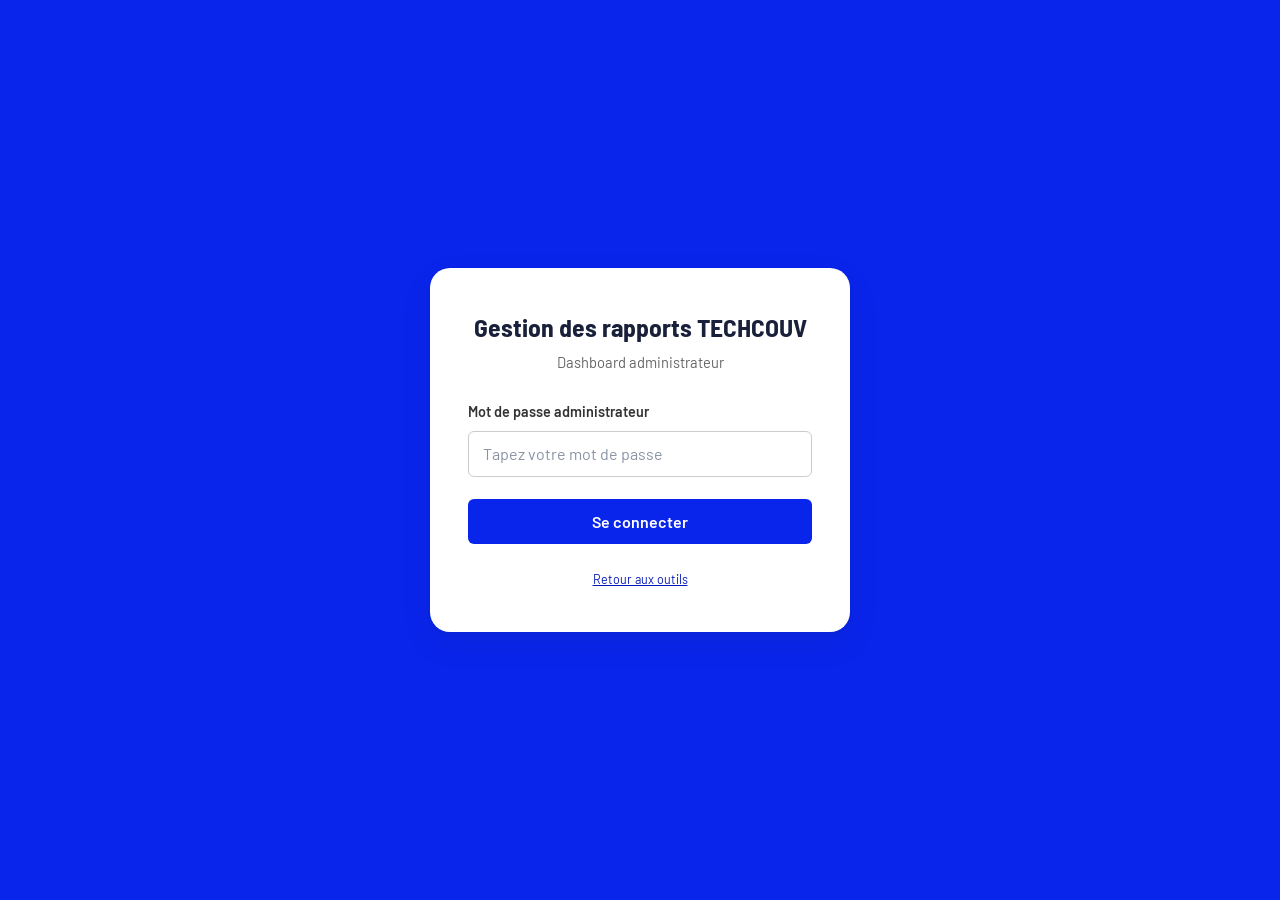
<file: admin.html>
<!DOCTYPE html>
<html lang="fr">
<head>
    <meta charset="UTF-8">
    <meta name="viewport" content="width=device-width, initial-scale=1.0">
    <title>Gestion des rapports TECHCOUV | IPKONEKT</title>
    <style>
        * { box-sizing: border-box; }
        html { -webkit-text-size-adjust: 100%; text-size-adjust: 100%; }
        body {
            margin: 0; min-height: 100vh;
            font-family: 'Segoe UI', Tahoma, sans-serif;
            color: #222;
            background: var(--paper);
        }

        /* ====== ÉCRAN DE LOGIN ADMIN ====== */
        #adminLoginScreen {
            min-height: 100vh;
            background: linear-gradient(135deg, var(--ink) 0%, var(--accent-ink) 100%);
            display: flex; align-items: center; justify-content: center;
            padding: 20px;
        }
        .admin-login-card {
            background: #fff;
            border-radius: 14px;
            padding: 44px 38px;
            width: 100%; max-width: 420px;
            box-shadow: 0 20px 60px rgba(0,0,0,0.3);
        }
        .admin-login-card h1 {
            margin: 0 0 10px 0;
            color: var(--ink);
            font-size: 1.5rem;
            text-align: center;
        }
        .admin-login-card .subtitle {
            margin: 0 0 28px 0;
            color: #666;
            font-size: 0.92rem;
            text-align: center;
        }
        .admin-login-card label {
            display: block;
            margin: 16px 0 8px 0;
            font-weight: 600;
            color: #333;
            font-size: 0.9rem;
        }
        .admin-login-card input[type="password"] {
            width: 100%;
            padding: 12px 14px;
            border: 1px solid #ccc;
            border-radius: 6px;
            font-size: 1rem;
            font-family: inherit;
        }
        .admin-login-card input[type="password"]:focus {
            outline: none;
            border-color: var(--accent-ink);
            box-shadow: 0 0 0 3px rgba(46, 117, 182, 0.15);
        }
        .admin-login-btn {
            width: 100%;
            margin-top: 22px;
            padding: 13px;
            background: var(--accent-ink);
            color: #fff;
            border: none;
            border-radius: 6px;
            font-size: 1rem;
            font-weight: 600;
            cursor: pointer;
            transition: background 0.15s;
        }
        .admin-login-btn:hover { background: var(--ink); }
        #loginErrorBox {
            display: none;
            margin-top: 16px;
            padding: 11px 14px;
            background: #fde8e8;
            color: #c0392b;
            border-radius: 6px;
            font-size: 0.88rem;
            border: 1px solid #f5c6c6;
        }
        .login-footer {
            margin-top: 26px;
            text-align: center;
            font-size: 0.78rem;
            color: #999;
        }

        /* ====== DASHBOARD ====== */
        #dashboardScreen { display: none; }

        .admin-header {
            background: linear-gradient(135deg, var(--ink) 0%, var(--accent-ink) 100%);
            color: #fff;
            padding: 20px 30px;
            box-shadow: 0 2px 8px rgba(0,0,0,0.1);
            display: flex; align-items: center; justify-content: space-between;
            flex-wrap: wrap; gap: 14px;
        }
        .admin-header h1 { margin: 0; font-size: 1.4rem; }
        .admin-header .sub { margin: 4px 0 0 0; opacity: 0.9; font-size: 0.85rem; }
        .admin-header .user-info {
            display: flex; align-items: center; gap: 12px; flex-wrap: wrap;
        }
        .user-badge {
            background: rgba(255,255,255,0.22);
            padding: 8px 14px; border-radius: 20px;
            font-size: 0.85rem; font-weight: 600;
        }
        .header-btn {
            background: #c0392b; color: #fff;
            border: none; padding: 10px 16px;
            border-radius: 6px; font-size: 0.9rem; font-weight: 600;
            cursor: pointer;
        }
        .header-btn:hover { background: #962d23; }

        .container {
            max-width: 1400px;
            margin: 24px auto;
            padding: 0 20px 60px;
        }

        /* ====== STATS BAR ====== */
        .stats-bar {
            display: grid;
            grid-template-columns: repeat(auto-fit, minmax(220px, 1fr));
            gap: 16px;
            margin-bottom: 24px;
        }
        .stat-card {
            background: #fff;
            border-radius: 10px;
            padding: 18px 22px;
            box-shadow: 0 2px 8px rgba(0,0,0,0.06);
            border-left: 4px solid var(--accent-ink);
        }
        .stat-card.warning { border-left-color: #e67e22; }
        .stat-card.danger  { border-left-color: #c0392b; }
        .stat-card .label {
            font-size: 0.78rem;
            color: #666;
            text-transform: uppercase;
            letter-spacing: 0.5px;
            margin-bottom: 6px;
        }
        .stat-card .value {
            font-size: 1.6rem;
            font-weight: 700;
            color: var(--ink);
        }
        .stat-card .sub {
            font-size: 0.78rem;
            color: #888;
            margin-top: 4px;
        }

        /* ====== BARRE DE PROGRESSION STOCKAGE ====== */
        .storage-progress {
            margin-top: 8px;
            height: 8px;
            background: #e6e6e6;
            border-radius: 4px;
            overflow: hidden;
        }
        .storage-progress-bar {
            height: 100%;
            background: linear-gradient(90deg, #5cb85c, #5cb85c);
            transition: width 0.3s;
        }
        .storage-progress-bar.warning { background: linear-gradient(90deg, #f39c12, #e67e22); }
        .storage-progress-bar.danger  { background: linear-gradient(90deg, #e74c3c, #c0392b); }

        /* ====== ALERTE STOCKAGE ====== */
        .storage-alert {
            display: none;
            background: #fff3cd;
            border-left: 4px solid #e67e22;
            color: #856404;
            padding: 14px 18px;
            border-radius: 6px;
            margin-bottom: 20px;
            font-size: 0.92rem;
        }
        .storage-alert.danger {
            background: #f8d7da;
            border-left-color: #c0392b;
            color: #721c24;
        }
        .storage-alert strong { display: block; margin-bottom: 4px; }
        .storage-alert .bulk-form {
            margin-top: 12px;
            display: flex; gap: 10px; flex-wrap: wrap; align-items: center;
        }
        .storage-alert input[type="date"] {
            padding: 8px 12px; border: 1px solid #ccc; border-radius: 6px;
            font-family: inherit;
        }
        .storage-alert button {
            background: #c0392b; color: #fff; border: none;
            padding: 9px 16px; border-radius: 6px;
            font-weight: 600; cursor: pointer;
        }
        .storage-alert button:hover { background: #962d23; }

        /* ====== FILTRES ====== */
        .filters-card {
            background: #fff;
            border-radius: 10px;
            padding: 18px 20px;
            box-shadow: 0 2px 8px rgba(0,0,0,0.06);
            margin-bottom: 20px;
            display: grid;
            grid-template-columns: repeat(auto-fit, minmax(180px, 1fr));
            gap: 14px;
        }
        .filters-card label {
            display: block;
            font-size: 0.78rem;
            color: #666;
            font-weight: 600;
            text-transform: uppercase;
            letter-spacing: 0.5px;
            margin-bottom: 6px;
        }
        .filters-card select, .filters-card input {
            width: 100%;
            padding: 9px 12px;
            border: 1px solid #ccc;
            border-radius: 6px;
            font-family: inherit;
            font-size: 0.95rem;
        }
        .filters-card select:focus, .filters-card input:focus {
            outline: none; border-color: var(--accent-ink);
            box-shadow: 0 0 0 3px rgba(46,117,182,0.15);
        }

        /* ====== TABLEAU ====== */
        .table-card {
            background: #fff;
            border-radius: 10px;
            box-shadow: 0 2px 8px rgba(0,0,0,0.06);
            overflow: hidden;
        }
        .table-wrap { overflow-x: auto; }
        table {
            width: 100%;
            border-collapse: collapse;
            font-size: 0.9rem;
        }
        thead {
            background: #f7f9fb;
        }
        th {
            text-align: left;
            padding: 14px 14px;
            color: #555;
            font-weight: 600;
            font-size: 0.78rem;
            text-transform: uppercase;
            letter-spacing: 0.5px;
            border-bottom: 1px solid #e6e6e6;
            white-space: nowrap;
        }
        tbody tr {
            border-bottom: 1px solid #f0f0f0;
            transition: background 0.1s;
        }
        tbody tr:hover { background: #fafbfc; }
        td {
            padding: 14px 14px;
            vertical-align: middle;
        }
        td.date { white-space: nowrap; color: #555; font-size: 0.86rem; }
        td.actions {
            white-space: nowrap;
            text-align: right;
        }
        .badge {
            display: inline-block;
            padding: 3px 9px;
            border-radius: 12px;
            font-size: 0.75rem;
            font-weight: 600;
            text-transform: uppercase;
            letter-spacing: 0.4px;
        }
        .badge-audit   { background: #d4edda; color: #155724; }
        .badge-travaux { background: #fff3cd; color: #856404; }
        .badge-dossier { background: #e7f1ff; color: #0a4d9b; }

        .action-btn {
            background: none;
            border: 1px solid #ccc;
            padding: 6px 10px;
            border-radius: 5px;
            font-size: 0.85rem;
            cursor: pointer;
            margin-left: 4px;
            color: #444;
            transition: background 0.1s, border-color 0.1s;
        }
        .action-btn:hover { background: var(--paper); border-color: var(--accent-ink); color: var(--ink); }
        .action-btn.delete { color: #c0392b; border-color: #f1c5c0; }
        .action-btn.delete:hover { background: #fde8e8; border-color: #c0392b; }

        .empty-state {
            text-align: center;
            padding: 60px 20px;
            color: #888;
        }
        .empty-state .icon { font-size: 3rem; margin-bottom: 14px; opacity: 0.5; }

        .loading {
            text-align: center;
            padding: 50px 20px;
            color: var(--accent-ink);
            font-size: 1rem;
        }
        .loading::before {
            content: ""; display: inline-block;
            width: 24px; height: 24px;
            border: 3px solid #e6e6e6;
            border-top-color: var(--accent-ink);
            border-radius: 50%;
            animation: spin 0.8s linear infinite;
            margin-right: 12px;
            vertical-align: middle;
        }
        @keyframes spin { to { transform: rotate(360deg); } }

        /* ====== MODAL DÉTAILS ====== */
        .modal-overlay {
            display: none;
            position: fixed; inset: 0;
            background: rgba(0,0,0,0.55);
            z-index: 9999;
            align-items: center; justify-content: center;
            padding: 20px;
        }
        .modal-overlay.open { display: flex; }
        .modal-card {
            background: #fff;
            border-radius: 12px;
            max-width: 900px;
            width: 100%;
            max-height: 85vh;
            display: flex; flex-direction: column;
            box-shadow: 0 20px 60px rgba(0,0,0,0.35);
        }
        .modal-header {
            padding: 18px 22px;
            border-bottom: 1px solid #e6e6e6;
            display: flex; align-items: center; justify-content: space-between;
        }
        .modal-header h3 {
            margin: 0; color: var(--ink); font-size: 1.1rem;
        }
        .modal-close {
            background: none; border: none; cursor: pointer;
            font-size: 1.5rem; color: #999;
        }
        .modal-body {
            padding: 20px 22px;
            overflow-y: auto;
            font-family: 'Consolas', 'Monaco', monospace;
            font-size: 0.83rem;
            white-space: pre-wrap;
            word-break: break-word;
            color: #333;
            background: #fafbfc;
        }

        /* ====== TOAST ====== */
        #toast {
            position: fixed;
            bottom: 24px; right: 24px;
            padding: 14px 22px;
            border-radius: 8px;
            color: #fff;
            font-weight: 600;
            font-size: 0.92rem;
            box-shadow: 0 8px 24px rgba(0,0,0,0.25);
            opacity: 0;
            transform: translateY(20px);
            transition: opacity 0.2s, transform 0.2s;
            z-index: 10000;
            pointer-events: none;
            max-width: 400px;
        }
        #toast.show { opacity: 1; transform: translateY(0); }
        #toast.success { background: #16a34a; }
        #toast.error   { background: #c0392b; }
        #toast.info    { background: var(--accent-ink); }

        /* ====== RESPONSIVE ====== */
        @media (max-width: 700px) {
            .admin-header { padding: 16px 20px; }
            .admin-header h1 { font-size: 1.2rem; }
            .container { padding: 0 14px 40px; }
            th, td { padding: 10px 8px; font-size: 0.85rem; }
            .action-btn { padding: 5px 8px; font-size: 0.8rem; }
        }
    </style>
    <link rel="icon" href="logo-ipkonekt.png">
    <link rel="stylesheet" href="theme.css">
</head>
<body>

<!-- ============================================================
     ÉCRAN DE LOGIN ADMIN (mot de passe simple)
     ============================================================ -->
<div id="adminLoginScreen">
    <div class="admin-login-card">
        <h1>Gestion des rapports TECHCOUV</h1>
        <p class="subtitle">Dashboard administrateur</p>

        <label for="adminPassword">Mot de passe administrateur</label>
        <input type="password" id="adminPassword" placeholder="Tapez votre mot de passe" autocomplete="off">

        <button id="adminLoginBtn" class="admin-login-btn" type="button">Se connecter</button>

        <div id="loginErrorBox"></div>

        <div class="login-footer">
            <a href="./">Retour aux outils</a>
        </div>
    </div>
</div>

<!-- ============================================================
     DASHBOARD (affiché après connexion)
     ============================================================ -->
<div id="dashboardScreen">

    <div class="admin-header">
        <div>
            <h1>Gestion des rapports TECHCOUV</h1>
            <p class="sub">Tableau de bord administrateur</p>
        </div>
        <div class="user-info">
            <span class="user-badge">Admin</span>
            <button class="header-btn" id="adminLogoutBtn">Déconnexion</button>
        </div>
    </div>

    <div class="container">

        <!-- STATS BAR -->
        <div class="stats-bar">
            <div class="stat-card">
                <div class="label">Total rapports</div>
                <div class="value" id="statTotal">—</div>
                <div class="sub" id="statTotalSub">Tous dossiers confondus</div>
            </div>
            <div class="stat-card">
                <div class="label">Techniciens actifs</div>
                <div class="value" id="statTechs">—</div>
                <div class="sub" id="statTechsSub">Ayant envoyé un rapport</div>
            </div>
            <div class="stat-card" id="storageCard">
                <div class="label">Stockage utilisé</div>
                <div class="value" id="statStorage">—</div>
                <div class="sub" id="statStorageSub">sur 1 GB disponibles</div>
                <div class="storage-progress">
                    <div class="storage-progress-bar" id="storageBar" style="width:0%"></div>
                </div>
            </div>
        </div>

        <!-- ALERTE STOCKAGE -->
        <div class="storage-alert" id="storageAlert">
            <strong id="storageAlertTitle">Stockage en approche de la limite</strong>
            <span id="storageAlertText">Vous approchez de la limite. Pensez à supprimer les anciens rapports.</span>
            <div class="bulk-form">
                <label for="bulkDeleteDate" style="font-weight:600;">Supprimer les rapports avant :</label>
                <input type="date" id="bulkDeleteDate">
                <button id="bulkDeleteBtn">Supprimer en masse</button>
            </div>
        </div>

        <!-- FILTRES -->
        <div class="filters-card">
            <div>
                <label for="filterDossier">Dossier</label>
                <select id="filterDossier">
                    <option value="">Tous</option>
                    <option value="pico-quatra">pico-quatra</option>
                    <option value="4g-5g">4g-5g</option>
                    <option value="starlink">starlink</option>
                    <option value="cablage">cablage</option>
                    <option value="qos">qos</option>
                </select>
            </div>
            <div>
                <label for="filterTech">Technicien</label>
                <select id="filterTech">
                    <option value="">Tous</option>
                </select>
            </div>
            <div>
                <label for="filterMode">Mode</label>
                <select id="filterMode">
                    <option value="">Tous</option>
                    <option value="audit">Audit</option>
                    <option value="travaux">Travaux</option>
                </select>
            </div>
            <div>
                <label for="filterSearch">Recherche (ticket, raison sociale, ville)</label>
                <input type="search" id="filterSearch" placeholder="Tapez pour filtrer...">
            </div>
        </div>

        <!-- TABLEAU -->
        <div class="table-card">
            <div class="table-wrap">
                <div id="tableArea" class="loading">Chargement des rapports...</div>
            </div>
        </div>

    </div>
</div>

<!-- ============================================================
     MODAL DÉTAILS JSON
     ============================================================ -->
<div class="modal-overlay" id="detailsModal">
    <div class="modal-card">
        <div class="modal-header">
            <h3 id="modalTitle">Détails du rapport</h3>
            <button class="modal-close" id="modalCloseBtn">×</button>
        </div>
        <pre class="modal-body" id="modalBody">Chargement...</pre>
    </div>
</div>

<!-- ============================================================
     TOAST
     ============================================================ -->
<div id="toast"></div>

<!-- Script principal du dashboard admin -->
<script type="module" src="admin.js"></script>

</body>
</html>
</file>
<file: theme.css>
/* =============================================================
   THÈME COMMUN — Outils terrain IPKONEKT
   Chargé APRÈS les styles propres à chaque page.
   • Bleu IPKONEKT en aplat (#0A25EB, couleur du logo).
   • Une couleur vive par outil : <html data-tool="4g|starlink|pico|cablage|wifi|camera|qos">.
   • Pas de dégradés, des bordures plutôt que des ombres.
   • Police Barlow (auto-hébergée dans /fonts, licence OFL).
   ============================================================= */

@font-face { font-family: "Barlow"; src: url("fonts/barlow-400.woff2") format("woff2"); font-weight: 400; font-style: normal; font-display: swap; }
@font-face { font-family: "Barlow"; src: url("fonts/barlow-500.woff2") format("woff2"); font-weight: 500; font-style: normal; font-display: swap; }
@font-face { font-family: "Barlow"; src: url("fonts/barlow-600.woff2") format("woff2"); font-weight: 600 700; font-style: normal; font-display: swap; }
@font-face { font-family: "Barlow Semi Condensed"; src: url("fonts/barlow-semi-condensed-600.woff2") format("woff2"); font-weight: 600; font-style: normal; font-display: swap; }
@font-face { font-family: "Barlow Semi Condensed"; src: url("fonts/barlow-semi-condensed-700.woff2") format("woff2"); font-weight: 700; font-style: normal; font-display: swap; }

:root {
    --ipk: #0A25EB;
    --ipk-deep: #0619B8;
    --ipk-tint: #EDF0FE;
    --ink: #19203A;
    --muted: #5B6478;
    --paper: #F3F5FA;
    --line: #D6DCE8;
    --line-strong: #B4BED1;
    --danger: #C81E25;
    --ok: #138A4B;
    /* couleur de l'outil (par défaut : bleu IPKONEKT) */
    --accent: #0A25EB;
    --accent-ink: #0619B8;
    --accent-tint: #EDF0FE;
    --font: "Barlow", system-ui, -apple-system, "Segoe UI", Roboto, Arial, sans-serif;
    --font-title: "Barlow Semi Condensed", "Barlow", system-ui, -apple-system, "Segoe UI", Arial, sans-serif;
}
html[data-tool="4g"]       { --accent: #0091D5; --accent-ink: #006FA6; --accent-tint: #E6F4FB; }
html[data-tool="starlink"] { --accent: #E86F00; --accent-ink: #B85300; --accent-tint: #FDF0E4; }
html[data-tool="pico"]     { --accent: #4E9F00; --accent-ink: #3B7A00; --accent-tint: #EEF6E5; }
html[data-tool="cablage"]  { --accent: #8B3DFF; --accent-ink: #6B21E0; --accent-tint: #F3ECFF; }
html[data-tool="wifi"]     { --accent: #009E7E; --accent-ink: #007A62; --accent-tint: #E5F5F1; }
html[data-tool="camera"]   { --accent: #E5282F; --accent-ink: #C81E25; --accent-tint: #FDECEC; }
html[data-tool="qos"]      { --accent: #C2185B; --accent-ink: #9C1049; --accent-tint: #FCE8F0; }

/* ---------- Base ---------- */
html body {
    font-family: var(--font);
    color: var(--ink);
    background: var(--paper);
    -webkit-tap-highlight-color: rgba(10, 37, 235, 0.15);
}
html body input, html body textarea, html body select, html body button { font-family: var(--font); }
html body h1, html body h2, html body h3, html body h4 { font-family: var(--font-title); }
html body a { color: var(--ipk-deep); }
html body :focus-visible { outline: 3px solid rgba(10, 37, 235, 0.45); outline-offset: 2px; }
html body .mode-icon:empty,
html body .measure-level-icon:empty,
html body .mp-location-pin:empty,
html body .evac-plan-card-icon:empty,
html body .card-icon:empty { display: none; }

/* ---------- En-tête des formulaires ---------- */
html body header.app-header {
    background: var(--ipk);
    color: #fff;
    padding: 0;
    box-shadow: none;
    border-bottom: 6px solid var(--accent);
}
.app-header-in {
    max-width: 1100px;
    margin: 0 auto;
    padding: 16px 20px;
    display: flex;
    align-items: center;
    gap: 14px 18px;
    flex-wrap: wrap;
}
.app-home {
    flex: none;
    width: 54px;
    height: 54px;
    border-radius: 12px;
    background: #fff;
    display: grid;
    place-items: center;
}
.app-home img { width: 42px; height: auto; display: block; }
.app-title { flex: 1 1 320px; min-width: 0; }
html body .app-title h1 {
    margin: 0;
    font: 700 1.85rem/1.1 var(--font-title);
    letter-spacing: 0.005em;
}
html body .app-title p {
    margin: 4px 0 0;
    font-size: 0.98rem;
    line-height: 1.4;
    opacity: 0.92;
    max-width: 68ch;
}
.app-tools { display: flex; gap: 8px; align-items: center; flex-wrap: wrap; }
html body .app-back,
html body header.app-header #logoutBtn {
    display: inline-flex;
    align-items: center;
    gap: 6px;
    background: transparent;
    color: #fff;
    border: 1.5px solid rgba(255, 255, 255, 0.7);
    border-radius: 6px;
    padding: 8px 14px;
    min-height: 40px;
    font: 600 0.95rem var(--font);
    text-decoration: none;
    white-space: nowrap;
    cursor: pointer;
}
html body .app-back:hover,
html body header.app-header #logoutBtn:hover { background: rgba(255, 255, 255, 0.14); border-color: #fff; }
html body .app-back::before {
    content: "";
    width: 18px; height: 18px;
    background: currentColor;
    -webkit-mask: url("data:image/svg+xml,%3Csvg xmlns=%22http://www.w3.org/2000/svg%22 viewBox=%220 0 24 24%22 fill=%22none%22 stroke=%22%23000%22 stroke-width=%222%22 stroke-linecap=%22round%22 stroke-linejoin=%22round%22%3E%3Cpath d=%22M5 12l14 0%22 /%3E %3Cpath d=%22M5 12l6 6%22 /%3E %3Cpath d=%22M5 12l6 -6%22 /%3E%3C/svg%3E") center / contain no-repeat;
    mask: url("data:image/svg+xml,%3Csvg xmlns=%22http://www.w3.org/2000/svg%22 viewBox=%220 0 24 24%22 fill=%22none%22 stroke=%22%23000%22 stroke-width=%222%22 stroke-linecap=%22round%22 stroke-linejoin=%22round%22%3E%3Cpath d=%22M5 12l14 0%22 /%3E %3Cpath d=%22M5 12l6 6%22 /%3E %3Cpath d=%22M5 12l6 -6%22 /%3E%3C/svg%3E") center / contain no-repeat;
}
html body header.app-header #loggedUserBadge {
    align-items: center;
    gap: 6px;
    color: #fff;
    font-weight: 600;
    font-size: 0.92rem;
    padding: 0 4px;
}
html body header.app-header #loggedUserBadge::before {
    content: "";
    width: 18px; height: 18px;
    background: currentColor;
    -webkit-mask: url("data:image/svg+xml,%3Csvg xmlns=%22http://www.w3.org/2000/svg%22 viewBox=%220 0 24 24%22 fill=%22none%22 stroke=%22%23000%22 stroke-width=%222%22 stroke-linecap=%22round%22 stroke-linejoin=%22round%22%3E%3Cpath d=%22M8 7a4 4 0 1 0 8 0a4 4 0 0 0 -8 0%22 /%3E %3Cpath d=%22M6 21v-2a4 4 0 0 1 4 -4h4a4 4 0 0 1 4 4v2%22 /%3E%3C/svg%3E") center / contain no-repeat;
    mask: url("data:image/svg+xml,%3Csvg xmlns=%22http://www.w3.org/2000/svg%22 viewBox=%220 0 24 24%22 fill=%22none%22 stroke=%22%23000%22 stroke-width=%222%22 stroke-linecap=%22round%22 stroke-linejoin=%22round%22%3E%3Cpath d=%22M8 7a4 4 0 1 0 8 0a4 4 0 0 0 -8 0%22 /%3E %3Cpath d=%22M6 21v-2a4 4 0 0 1 4 -4h4a4 4 0 0 1 4 4v2%22 /%3E%3C/svg%3E") center / contain no-repeat;
}
@media (max-width: 600px) {
    .app-header-in { padding: 12px 14px; }
    .app-home { width: 46px; height: 46px; border-radius: 10px; }
    .app-home img { width: 36px; }
    html body .app-title h1 { font-size: 1.5rem; }
    html body .app-title p { font-size: 0.9rem; }
    .app-tools { width: 100%; }
}

/* ---------- Audit / Travaux ---------- */
html body .mode-selector {
    background: #fff;
    box-shadow: none;
    border-bottom: 1px solid var(--line);
    padding: 14px 20px;
    display: flex;
    align-items: center;
    justify-content: center;
    gap: 10px 16px;
    flex-wrap: wrap;
    text-align: left;
}
html body .mode-selector .mode-label {
    font-weight: 600;
    color: var(--muted);
    font-size: 1rem;
}
html body .mode-selector .mode-buttons {
    display: inline-flex;
    flex-direction: row;
    gap: 0;
    padding: 0;
    border: 2px solid var(--accent-ink);
    border-radius: 8px;
    overflow: hidden;
    background: #fff;
}
html body .mode-selector .mode-btn {
    width: auto;
    min-width: 150px;
    min-height: 46px;
    margin: 0;
    padding: 10px 24px;
    border: 0;
    border-radius: 0;
    background: #fff;
    color: var(--accent-ink);
    font: 600 1.08rem var(--font);
    letter-spacing: 0;
    text-transform: none;
    box-shadow: none;
    transform: none;
    justify-content: center;
}
html body .mode-selector .mode-btn + .mode-btn { border-left: 2px solid var(--accent-ink); }
html body .mode-selector .mode-btn:hover { background: var(--accent-tint); transform: none; }
html body .mode-selector .mode-btn.active { background: var(--accent-ink); color: #fff; box-shadow: none; }
@media (max-width: 600px) {
    html body .mode-selector { padding: 12px 14px; }
    html body .mode-selector .mode-buttons { width: 100%; }
    html body .mode-selector .mode-btn { flex: 1; min-width: 0; padding: 10px 8px; }
}

/* ---------- Sections ---------- */
html body .container { max-width: 1100px; }
html body .section {
    background: #fff;
    border: 1px solid var(--line);
    border-radius: 8px;
    box-shadow: none;
}
html body .section h2 {
    font: 600 1.45rem/1.2 var(--font-title);
    color: var(--ink);
    border-bottom: 2px solid var(--accent);
    padding-bottom: 8px;
    margin: 0 0 16px;
    letter-spacing: 0.005em;
}
html body .section h3 {
    font-family: var(--font-title);
    font-style: normal;
    font-weight: 600;
    font-size: 1.15rem;
    color: var(--accent-ink);
}
html body .field-row label { color: var(--ink); font-weight: 600; font-size: 0.95rem; }

/* ---------- Champs ---------- */
html body input[type="text"], html body input[type="date"], html body input[type="time"],
html body input[type="number"], html body input[type="email"], html body input[type="tel"],
html body input[type="password"], html body textarea, html body select {
    border: 1.5px solid var(--line-strong);
    border-radius: 6px;
    color: var(--ink);
    background-color: #fff;
}
html body select {
    background-image: url("data:image/svg+xml,%3Csvg xmlns=%22http://www.w3.org/2000/svg%22 viewBox=%220 0 24 24%22 fill=%22none%22 stroke=%22%2319203A%22 stroke-width=%222.2%22 stroke-linecap=%22round%22 stroke-linejoin=%22round%22%3E%3Cpath d=%22M6 9l6 6l6 -6%22/%3E%3C/svg%3E");
    background-repeat: no-repeat;
    background-position: right 12px center;
    background-size: 14px 14px;
}
html body input:focus, html body textarea:focus, html body select:focus {
    border-color: var(--ipk);
    box-shadow: 0 0 0 3px rgba(10, 37, 235, 0.16);
}
html body input::placeholder, html body textarea::placeholder { color: #8A93A6; }
html body input[type="checkbox"], html body input[type="radio"] { accent-color: var(--accent-ink); }
html body .checkbox-group label {
    background: #fff;
    border: 1.5px solid var(--line);
    border-radius: 6px;
}
html body .checkbox-group label:hover { background: var(--accent-tint); }
html body .checkbox-group label:has(input:checked) {
    background: var(--accent-tint);
    border-color: var(--accent-ink);
    color: var(--ink);
}

/* ---------- Encadrés ---------- */
html body .info-box {
    background: var(--accent-tint);
    border-left: 4px solid var(--accent);
    border-radius: 0 6px 6px 0;
    color: var(--ink);
    font-size: 0.93rem;
    line-height: 1.5;
}

/* ---------- Photos ---------- */
html body .photo-upload,
html body .cheminement-item,
html body .mp-photo-block {
    border: 1.5px dashed var(--line-strong);
    border-radius: 8px;
    background: #FAFBFD;
}
html body .photo-upload-label,
html body .chem-header strong { color: var(--ink); }
html body .photo-preview { border-radius: 6px; border: 1px solid var(--line); }
html body .evacuation-upload-area {
    border: 2px dashed var(--accent);
    background: var(--accent-tint);
    color: var(--accent-ink);
    border-radius: 8px;
}
html body .evacuation-upload-area::before {
    content: "";
    width: 40px; height: 40px;
    background: currentColor;
    -webkit-mask: url("data:image/svg+xml,%3Csvg xmlns=%22http://www.w3.org/2000/svg%22 viewBox=%220 0 24 24%22 fill=%22none%22 stroke=%22%23000%22 stroke-width=%222%22 stroke-linecap=%22round%22 stroke-linejoin=%22round%22%3E%3Cpath d=%22M15 8h.01%22 /%3E %3Cpath d=%22M3 6a3 3 0 0 1 3 -3h12a3 3 0 0 1 3 3v12a3 3 0 0 1 -3 3h-12a3 3 0 0 1 -3 -3v-12z%22 /%3E %3Cpath d=%22M3 16l5 -5c.928 -.893 2.072 -.893 3 0l5 5%22 /%3E %3Cpath d=%22M14 14l1 -1c.928 -.893 2.072 -.893 3 0l3 3%22 /%3E%3C/svg%3E") center / contain no-repeat;
    mask: url("data:image/svg+xml,%3Csvg xmlns=%22http://www.w3.org/2000/svg%22 viewBox=%220 0 24 24%22 fill=%22none%22 stroke=%22%23000%22 stroke-width=%222%22 stroke-linecap=%22round%22 stroke-linejoin=%22round%22%3E%3Cpath d=%22M15 8h.01%22 /%3E %3Cpath d=%22M3 6a3 3 0 0 1 3 -3h12a3 3 0 0 1 3 3v12a3 3 0 0 1 -3 3h-12a3 3 0 0 1 -3 -3v-12z%22 /%3E %3Cpath d=%22M3 16l5 -5c.928 -.893 2.072 -.893 3 0l5 5%22 /%3E %3Cpath d=%22M14 14l1 -1c.928 -.893 2.072 -.893 3 0l3 3%22 /%3E%3C/svg%3E") center / contain no-repeat;
    margin-bottom: 6px;
}

/* ---------- Boutons ---------- */
html body button { border-radius: 6px; font-family: var(--font); letter-spacing: 0; }
html body button:active { transform: none; }
html body .btn-primary {
    background: var(--ipk);
    color: #fff;
    border: 1.5px solid var(--ipk);
}
html body .btn-primary:hover { background: var(--ipk-deep); border-color: var(--ipk-deep); }
html body .btn-secondary {
    background: #fff;
    color: var(--ink);
    border: 1.5px solid var(--line-strong);
}
html body .btn-secondary:hover { background: var(--paper); border-color: var(--ink); }
html body .btn-success,
html body #sendToServerBtn {
    background: var(--ok);
    color: #fff;
    border: 1.5px solid var(--ok);
}
html body .btn-success:hover,
html body #sendToServerBtn:hover { background: #0E6E3B; border-color: #0E6E3B; }
html body #btnGeneratePDF {
    background: #fff;
    color: var(--ipk-deep);
    border: 1.5px solid var(--ipk);
}
html body #btnGeneratePDF:hover { background: var(--ipk-tint); }
html body .btn-primary:disabled, html body .btn-primary[disabled],
html body .btn-secondary:disabled, html body .btn-secondary[disabled],
html body #btnGeneratePDF:disabled {
    background: #E4E8F0 !important;
    color: #8A93A6 !important;
    border-color: #E4E8F0 !important;
    opacity: 1;
}
html body .annotate-btn {
    background: var(--ipk);
    color: #fff;
    border: 1.5px solid var(--ipk);
    border-radius: 6px;
    font-weight: 600;
}
html body .annotate-btn:hover:not(:disabled) { background: var(--ipk-deep); }
html body .annotate-btn:disabled { background: #E4E8F0; border-color: #E4E8F0; color: #8A93A6; cursor: not-allowed; }
html body .clear-btn,
html body .clear-photo {
    background: #fff;
    color: var(--danger);
    border: 1.5px solid #E9B9BB;
    border-radius: 6px;
    font-weight: 600;
}
html body .clear-btn:hover,
html body .clear-photo:hover { background: #FDF0F0; border-color: var(--danger); }
/* Boutons « supprimer » (icône seule) */
html body .btn-delete {
    background: #fff;
    border: 1.5px solid #E9B9BB;
    color: var(--danger);
    border-radius: 6px;
    width: 40px;
    min-width: 40px;
    height: 40px;
    min-height: 40px;
    padding: 0;
    font-size: 0;
    display: inline-grid;
    place-items: center;
}
html body .btn-delete::before {
    content: "";
    width: 20px; height: 20px;
    background: currentColor;
    -webkit-mask: url("data:image/svg+xml,%3Csvg xmlns=%22http://www.w3.org/2000/svg%22 viewBox=%220 0 24 24%22 fill=%22none%22 stroke=%22%23000%22 stroke-width=%222%22 stroke-linecap=%22round%22 stroke-linejoin=%22round%22%3E%3Cpath d=%22M4 7l16 0%22 /%3E %3Cpath d=%22M10 11l0 6%22 /%3E %3Cpath d=%22M14 11l0 6%22 /%3E %3Cpath d=%22M5 7l1 12a2 2 0 0 0 2 2h8a2 2 0 0 0 2 -2l1 -12%22 /%3E %3Cpath d=%22M9 7v-3a1 1 0 0 1 1 -1h4a1 1 0 0 1 1 1v3%22 /%3E%3C/svg%3E") center / contain no-repeat;
    mask: url("data:image/svg+xml,%3Csvg xmlns=%22http://www.w3.org/2000/svg%22 viewBox=%220 0 24 24%22 fill=%22none%22 stroke=%22%23000%22 stroke-width=%222%22 stroke-linecap=%22round%22 stroke-linejoin=%22round%22%3E%3Cpath d=%22M4 7l16 0%22 /%3E %3Cpath d=%22M10 11l0 6%22 /%3E %3Cpath d=%22M14 11l0 6%22 /%3E %3Cpath d=%22M5 7l1 12a2 2 0 0 0 2 2h8a2 2 0 0 0 2 -2l1 -12%22 /%3E %3Cpath d=%22M9 7v-3a1 1 0 0 1 1 -1h4a1 1 0 0 1 1 1v3%22 /%3E%3C/svg%3E") center / contain no-repeat;
}
html body .btn-delete:hover { background: #FDF0F0; border-color: var(--danger); }

/* ---------- Barre d'actions ---------- */
html body div.actions {
    background: #fff;
    border-top: 1px solid var(--line);
    box-shadow: 0 -6px 18px rgba(25, 32, 58, 0.06);
}
html body div.actions > .more-toggle + button { margin-right: auto; }
@media (max-width: 700px) {
}
html body .status { border-radius: 6px; }

/* ---------- Écran de connexion des formulaires ---------- */
html body #loginOverlay { background: var(--ipk); }
html body #loginOverlay .login-card { border-radius: 12px; box-shadow: none; }
html body #loginOverlay h2 { font-family: var(--font-title); color: var(--ink); }
html body #loginOverlay #loginBtn { background: var(--ipk); }
html body #loginOverlay #loginBtn:hover { background: var(--ipk-deep); }

/* ---------- Éditeur d'annotation ---------- */
html body .editor-overlay { background: rgba(25, 32, 58, 0.72); }
html body .editor-modal { background: var(--paper); border-radius: 10px; }
html body .editor-header { background: var(--ipk); }
html body .editor-header h2 { font: 600 1.3rem var(--font-title); }
html body .editor-toolbar { background: #fff; border-color: var(--line); }
html body .editor-toolbar h3,
html body .tool-group h3 {
    font: 600 1.02rem var(--font-title);
    text-transform: none;
    letter-spacing: 0;
    color: var(--ink);
}
html body .tool-btn {
    background: #fff;
    border: 1.5px solid var(--line);
    color: var(--ink);
    font-family: var(--font);
    font-weight: 600;
    border-radius: 6px;
}
html body .tool-btn:hover:not(:disabled) { border-color: var(--ipk); color: var(--ipk-deep); background: var(--ipk-tint); }
html body .editor-canvas-wrap { background: #DDE3EE; }
html body .editor-footer { border-color: var(--line); }
html body .selection-panel { border-radius: 8px; }

/* ---------- Page d'administration ---------- */
html body #adminLoginScreen { background: var(--ipk); }
html body .admin-login-card { border-radius: 12px; box-shadow: none; }
html body .admin-login-card h1 { font: 700 1.6rem/1.15 var(--font-title); color: var(--ink); }
html body .admin-login-btn { background: var(--ipk); border-radius: 6px; }
html body .admin-login-btn:hover { background: var(--ipk-deep); }
html body .admin-header {
    background: var(--ipk);
    box-shadow: none;
    border-bottom: 6px solid var(--ipk-deep);
}
html body .admin-header h1 { font: 700 1.6rem/1.15 var(--font-title); }
html body .admin-header .header-btn {
    background: transparent;
    color: #fff;
    border: 1.5px solid rgba(255, 255, 255, 0.7);
    border-radius: 6px;
}
html body .stat-card,
html body .filters-card,
html body .table-card {
    box-shadow: none;
    border: 1px solid var(--line);
    border-radius: 8px;
}
html body .stat-card { border-left: 4px solid var(--ipk); }
html body .stat-card .label,
html body .filters-card label,
html body th {
    text-transform: none;
    letter-spacing: 0;
    font-size: 0.88rem;
    color: var(--muted);
}
html body .stat-card .value { font-family: var(--font-title); color: var(--ink); }
html body .badge { text-transform: none; letter-spacing: 0; font-size: 0.8rem; }
html body .storage-progress-bar { background: var(--ok); }
html body .storage-progress-bar.warning { background: #D97706; }
html body .storage-progress-bar.danger { background: var(--danger); }
html body .action-btn {
    width: 36px; height: 36px;
    padding: 0;
    font-size: 0;
    display: inline-grid;
    place-items: center;
    color: var(--ink);
    border: 1.5px solid var(--line);
    border-radius: 6px;
    background: #fff;
}
html body .action-btn::before {
    content: "";
    width: 18px; height: 18px;
    background: currentColor;
}
html body .action-btn[data-act="edit"]::before { -webkit-mask: url("data:image/svg+xml,%3Csvg xmlns=%22http://www.w3.org/2000/svg%22 viewBox=%220 0 24 24%22 fill=%22none%22 stroke=%22%23000%22 stroke-width=%222%22 stroke-linecap=%22round%22 stroke-linejoin=%22round%22%3E%3Cpath d=%22M4 20h4l10.5 -10.5a2.828 2.828 0 1 0 -4 -4l-10.5 10.5v4%22 /%3E %3Cpath d=%22M13.5 6.5l4 4%22 /%3E%3C/svg%3E") center / contain no-repeat; mask: url("data:image/svg+xml,%3Csvg xmlns=%22http://www.w3.org/2000/svg%22 viewBox=%220 0 24 24%22 fill=%22none%22 stroke=%22%23000%22 stroke-width=%222%22 stroke-linecap=%22round%22 stroke-linejoin=%22round%22%3E%3Cpath d=%22M4 20h4l10.5 -10.5a2.828 2.828 0 1 0 -4 -4l-10.5 10.5v4%22 /%3E %3Cpath d=%22M13.5 6.5l4 4%22 /%3E%3C/svg%3E") center / contain no-repeat; }
html body .action-btn[data-act="view"]::before { -webkit-mask: url("data:image/svg+xml,%3Csvg xmlns=%22http://www.w3.org/2000/svg%22 viewBox=%220 0 24 24%22 fill=%22none%22 stroke=%22%23000%22 stroke-width=%222%22 stroke-linecap=%22round%22 stroke-linejoin=%22round%22%3E%3Cpath d=%22M10 12a2 2 0 1 0 4 0a2 2 0 0 0 -4 0%22 /%3E %3Cpath d=%22M21 12c-2.4 4 -5.4 6 -9 6c-3.6 0 -6.6 -2 -9 -6c2.4 -4 5.4 -6 9 -6c3.6 0 6.6 2 9 6%22 /%3E%3C/svg%3E") center / contain no-repeat; mask: url("data:image/svg+xml,%3Csvg xmlns=%22http://www.w3.org/2000/svg%22 viewBox=%220 0 24 24%22 fill=%22none%22 stroke=%22%23000%22 stroke-width=%222%22 stroke-linecap=%22round%22 stroke-linejoin=%22round%22%3E%3Cpath d=%22M10 12a2 2 0 1 0 4 0a2 2 0 0 0 -4 0%22 /%3E %3Cpath d=%22M21 12c-2.4 4 -5.4 6 -9 6c-3.6 0 -6.6 -2 -9 -6c2.4 -4 5.4 -6 9 -6c3.6 0 6.6 2 9 6%22 /%3E%3C/svg%3E") center / contain no-repeat; }
html body .action-btn[data-act="docx"]::before { -webkit-mask: url("data:image/svg+xml,%3Csvg xmlns=%22http://www.w3.org/2000/svg%22 viewBox=%220 0 24 24%22 fill=%22none%22 stroke=%22%23000%22 stroke-width=%222%22 stroke-linecap=%22round%22 stroke-linejoin=%22round%22%3E%3Cpath d=%22M14 3v4a1 1 0 0 0 1 1h4%22 /%3E %3Cpath d=%22M17 21h-10a2 2 0 0 1 -2 -2v-14a2 2 0 0 1 2 -2h7l5 5v11a2 2 0 0 1 -2 2z%22 /%3E %3Cpath d=%22M9 9l1 0%22 /%3E %3Cpath d=%22M9 13l6 0%22 /%3E %3Cpath d=%22M9 17l6 0%22 /%3E%3C/svg%3E") center / contain no-repeat; mask: url("data:image/svg+xml,%3Csvg xmlns=%22http://www.w3.org/2000/svg%22 viewBox=%220 0 24 24%22 fill=%22none%22 stroke=%22%23000%22 stroke-width=%222%22 stroke-linecap=%22round%22 stroke-linejoin=%22round%22%3E%3Cpath d=%22M14 3v4a1 1 0 0 0 1 1h4%22 /%3E %3Cpath d=%22M17 21h-10a2 2 0 0 1 -2 -2v-14a2 2 0 0 1 2 -2h7l5 5v11a2 2 0 0 1 -2 2z%22 /%3E %3Cpath d=%22M9 9l1 0%22 /%3E %3Cpath d=%22M9 13l6 0%22 /%3E %3Cpath d=%22M9 17l6 0%22 /%3E%3C/svg%3E") center / contain no-repeat; }
html body .action-btn[data-act="json"]::before { -webkit-mask: url("data:image/svg+xml,%3Csvg xmlns=%22http://www.w3.org/2000/svg%22 viewBox=%220 0 24 24%22 fill=%22none%22 stroke=%22%23000%22 stroke-width=%222%22 stroke-linecap=%22round%22 stroke-linejoin=%22round%22%3E%3Cpath d=%22M7 4a2 2 0 0 0 -2 2v3a2 3 0 0 1 -2 3a2 3 0 0 1 2 3v3a2 2 0 0 0 2 2%22 /%3E %3Cpath d=%22M17 4a2 2 0 0 1 2 2v3a2 3 0 0 0 2 3a2 3 0 0 0 -2 3v3a2 2 0 0 1 -2 2%22 /%3E%3C/svg%3E") center / contain no-repeat; mask: url("data:image/svg+xml,%3Csvg xmlns=%22http://www.w3.org/2000/svg%22 viewBox=%220 0 24 24%22 fill=%22none%22 stroke=%22%23000%22 stroke-width=%222%22 stroke-linecap=%22round%22 stroke-linejoin=%22round%22%3E%3Cpath d=%22M7 4a2 2 0 0 0 -2 2v3a2 3 0 0 1 -2 3a2 3 0 0 1 2 3v3a2 2 0 0 0 2 2%22 /%3E %3Cpath d=%22M17 4a2 2 0 0 1 2 2v3a2 3 0 0 0 2 3a2 3 0 0 0 -2 3v3a2 2 0 0 1 -2 2%22 /%3E%3C/svg%3E") center / contain no-repeat; }
html body .action-btn[data-act="del"]::before { -webkit-mask: url("data:image/svg+xml,%3Csvg xmlns=%22http://www.w3.org/2000/svg%22 viewBox=%220 0 24 24%22 fill=%22none%22 stroke=%22%23000%22 stroke-width=%222%22 stroke-linecap=%22round%22 stroke-linejoin=%22round%22%3E%3Cpath d=%22M4 7l16 0%22 /%3E %3Cpath d=%22M10 11l0 6%22 /%3E %3Cpath d=%22M14 11l0 6%22 /%3E %3Cpath d=%22M5 7l1 12a2 2 0 0 0 2 2h8a2 2 0 0 0 2 -2l1 -12%22 /%3E %3Cpath d=%22M9 7v-3a1 1 0 0 1 1 -1h4a1 1 0 0 1 1 1v3%22 /%3E%3C/svg%3E") center / contain no-repeat; mask: url("data:image/svg+xml,%3Csvg xmlns=%22http://www.w3.org/2000/svg%22 viewBox=%220 0 24 24%22 fill=%22none%22 stroke=%22%23000%22 stroke-width=%222%22 stroke-linecap=%22round%22 stroke-linejoin=%22round%22%3E%3Cpath d=%22M4 7l16 0%22 /%3E %3Cpath d=%22M10 11l0 6%22 /%3E %3Cpath d=%22M14 11l0 6%22 /%3E %3Cpath d=%22M5 7l1 12a2 2 0 0 0 2 2h8a2 2 0 0 0 2 -2l1 -12%22 /%3E %3Cpath d=%22M9 7v-3a1 1 0 0 1 1 -1h4a1 1 0 0 1 1 1v3%22 /%3E%3C/svg%3E") center / contain no-repeat; }
html body .action-btn:hover { border-color: var(--ipk); color: var(--ipk-deep); background: var(--ipk-tint); }
html body .action-btn.delete { color: var(--danger); border-color: #E9B9BB; }
html body .action-btn.delete:hover { background: #FDF0F0; border-color: var(--danger); color: var(--danger); }
html body .empty-state .icon:empty { display: none; }

/* ---------- Compte rendu 4G/5G : icônes de catégorie retirées ---------- */
html body .cr-cat-icon:empty { display: none; }

/* ---------- Corrections ---------- */
html body select { -webkit-appearance: none; -moz-appearance: none; appearance: none; padding-right: 38px; }
@media (max-width: 600px) {
    .app-header-in { gap: 10px 12px; }
    .app-title { flex: 1 1 0; }
    html body .app-title h1 { font-size: 1.45rem; }
    html body .app-title p { font-size: 0.88rem; }
    html body .app-back, html body header.app-header #logoutBtn { min-height: 38px; padding: 6px 12px; font-size: 0.9rem; }
}

/* ---------- Icônes des outils de l'éditeur ---------- */
html body .editor-toolbar .tool-btn { gap: 10px; }
html body #toolAddArrow::before, html body #toolAddCircle::before, html body #toolAddText::before,
html body #toolAddMeasurePoint::before, html body #toolAddBorne::before, html body #toolAddEquip::before {
    content: "";
    flex: none;
    width: 22px; height: 22px;
    background: currentColor;
}
html body #toolAddArrow::before { -webkit-mask: url("data:image/svg+xml,%3Csvg xmlns=%22http://www.w3.org/2000/svg%22 viewBox=%220 0 24 24%22 fill=%22none%22 stroke=%22%23000%22 stroke-width=%222%22 stroke-linecap=%22round%22 stroke-linejoin=%22round%22%3E%3Cpath d=%22M5 12l14 0%22 /%3E %3Cpath d=%22M15 16l4 -4%22 /%3E %3Cpath d=%22M15 8l4 4%22 /%3E%3C/svg%3E") center / contain no-repeat; mask: url("data:image/svg+xml,%3Csvg xmlns=%22http://www.w3.org/2000/svg%22 viewBox=%220 0 24 24%22 fill=%22none%22 stroke=%22%23000%22 stroke-width=%222%22 stroke-linecap=%22round%22 stroke-linejoin=%22round%22%3E%3Cpath d=%22M5 12l14 0%22 /%3E %3Cpath d=%22M15 16l4 -4%22 /%3E %3Cpath d=%22M15 8l4 4%22 /%3E%3C/svg%3E") center / contain no-repeat; }
html body #toolAddCircle::before { -webkit-mask: url("data:image/svg+xml,%3Csvg xmlns=%22http://www.w3.org/2000/svg%22 viewBox=%220 0 24 24%22 fill=%22none%22 stroke=%22%23000%22 stroke-width=%222%22 stroke-linecap=%22round%22 stroke-linejoin=%22round%22%3E%3Cpath d=%22M12 12m-9 0a9 9 0 1 0 18 0a9 9 0 1 0 -18 0%22 /%3E%3C/svg%3E") center / contain no-repeat; mask: url("data:image/svg+xml,%3Csvg xmlns=%22http://www.w3.org/2000/svg%22 viewBox=%220 0 24 24%22 fill=%22none%22 stroke=%22%23000%22 stroke-width=%222%22 stroke-linecap=%22round%22 stroke-linejoin=%22round%22%3E%3Cpath d=%22M12 12m-9 0a9 9 0 1 0 18 0a9 9 0 1 0 -18 0%22 /%3E%3C/svg%3E") center / contain no-repeat; }
html body #toolAddText::before { -webkit-mask: url("data:image/svg+xml,%3Csvg xmlns=%22http://www.w3.org/2000/svg%22 viewBox=%220 0 24 24%22 fill=%22none%22 stroke=%22%23000%22 stroke-width=%222%22 stroke-linecap=%22round%22 stroke-linejoin=%22round%22%3E%3Cpath d=%22M6 4l12 0%22 /%3E %3Cpath d=%22M12 4l0 16%22 /%3E%3C/svg%3E") center / contain no-repeat; mask: url("data:image/svg+xml,%3Csvg xmlns=%22http://www.w3.org/2000/svg%22 viewBox=%220 0 24 24%22 fill=%22none%22 stroke=%22%23000%22 stroke-width=%222%22 stroke-linecap=%22round%22 stroke-linejoin=%22round%22%3E%3Cpath d=%22M6 4l12 0%22 /%3E %3Cpath d=%22M12 4l0 16%22 /%3E%3C/svg%3E") center / contain no-repeat; }
html body #toolAddMeasurePoint::before { -webkit-mask: url("data:image/svg+xml,%3Csvg xmlns=%22http://www.w3.org/2000/svg%22 viewBox=%220 0 24 24%22 fill=%22none%22 stroke=%22%23000%22 stroke-width=%222%22 stroke-linecap=%22round%22 stroke-linejoin=%22round%22%3E%3Cpath d=%22M9 11a3 3 0 1 0 6 0a3 3 0 0 0 -6 0%22 /%3E %3Cpath d=%22M17.657 16.657l-4.243 4.243a2 2 0 0 1 -2.827 0l-4.244 -4.243a8 8 0 1 1 11.314 0z%22 /%3E%3C/svg%3E") center / contain no-repeat; mask: url("data:image/svg+xml,%3Csvg xmlns=%22http://www.w3.org/2000/svg%22 viewBox=%220 0 24 24%22 fill=%22none%22 stroke=%22%23000%22 stroke-width=%222%22 stroke-linecap=%22round%22 stroke-linejoin=%22round%22%3E%3Cpath d=%22M9 11a3 3 0 1 0 6 0a3 3 0 0 0 -6 0%22 /%3E %3Cpath d=%22M17.657 16.657l-4.243 4.243a2 2 0 0 1 -2.827 0l-4.244 -4.243a8 8 0 1 1 11.314 0z%22 /%3E%3C/svg%3E") center / contain no-repeat; }
html body #toolAddBorne::before { -webkit-mask: url("data:image/svg+xml,%3Csvg xmlns=%22http://www.w3.org/2000/svg%22 viewBox=%220 0 24 24%22 fill=%22none%22 stroke=%22%23000%22 stroke-width=%222%22 stroke-linecap=%22round%22 stroke-linejoin=%22round%22%3E%3Cpath d=%22M12 18l.01 0%22 /%3E %3Cpath d=%22M9.172 15.172a4 4 0 0 1 5.656 0%22 /%3E %3Cpath d=%22M6.343 12.343a8 8 0 0 1 11.314 0%22 /%3E %3Cpath d=%22M3.515 9.515c4.686 -4.687 12.284 -4.687 17 0%22 /%3E%3C/svg%3E") center / contain no-repeat; mask: url("data:image/svg+xml,%3Csvg xmlns=%22http://www.w3.org/2000/svg%22 viewBox=%220 0 24 24%22 fill=%22none%22 stroke=%22%23000%22 stroke-width=%222%22 stroke-linecap=%22round%22 stroke-linejoin=%22round%22%3E%3Cpath d=%22M12 18l.01 0%22 /%3E %3Cpath d=%22M9.172 15.172a4 4 0 0 1 5.656 0%22 /%3E %3Cpath d=%22M6.343 12.343a8 8 0 0 1 11.314 0%22 /%3E %3Cpath d=%22M3.515 9.515c4.686 -4.687 12.284 -4.687 17 0%22 /%3E%3C/svg%3E") center / contain no-repeat; }
html body #toolAddEquip::before { -webkit-mask: url("data:image/svg+xml,%3Csvg xmlns=%22http://www.w3.org/2000/svg%22 viewBox=%220 0 24 24%22 fill=%22none%22 stroke=%22%23000%22 stroke-width=%222%22 stroke-linecap=%22round%22 stroke-linejoin=%22round%22%3E%3Cpath d=%22M9 11a3 3 0 1 0 6 0a3 3 0 0 0 -6 0%22 /%3E %3Cpath d=%22M12.794 21.322a2 2 0 0 1 -2.207 -.422l-4.244 -4.243a8 8 0 1 1 13.59 -4.616%22 /%3E %3Cpath d=%22M16 19h6%22 /%3E %3Cpath d=%22M19 16v6%22 /%3E%3C/svg%3E") center / contain no-repeat; mask: url("data:image/svg+xml,%3Csvg xmlns=%22http://www.w3.org/2000/svg%22 viewBox=%220 0 24 24%22 fill=%22none%22 stroke=%22%23000%22 stroke-width=%222%22 stroke-linecap=%22round%22 stroke-linejoin=%22round%22%3E%3Cpath d=%22M9 11a3 3 0 1 0 6 0a3 3 0 0 0 -6 0%22 /%3E %3Cpath d=%22M12.794 21.322a2 2 0 0 1 -2.207 -.422l-4.244 -4.243a8 8 0 1 1 13.59 -4.616%22 /%3E %3Cpath d=%22M16 19h6%22 /%3E %3Cpath d=%22M19 16v6%22 /%3E%3C/svg%3E") center / contain no-repeat; }
html body .evac-plan-card-remove-btn,
html body .measure-level-remove-btn {
    background: #fff;
    color: var(--danger);
    border: 1.5px solid #E9B9BB;
    border-radius: 6px;
}
html body .evac-plan-card-remove-btn:hover,
html body .measure-level-remove-btn:hover { background: #FDF0F0; border-color: var(--danger); }
@media (max-width: 600px) {
    .app-header-in { align-items: flex-start; }
    .app-home { width: 44px; height: 44px; }
    .app-home img { width: 34px; }
}

/* =============================================================
   RESPONSIVE
   ============================================================= */

/* ---------- Champs fichier aux couleurs du thème ---------- */
html body input[type="file"] { max-width: 100%; font: 500 0.92rem var(--font); color: var(--muted); }
html body input[type="file"]::file-selector-button {
    font: 600 0.92rem var(--font);
    color: var(--ink);
    background: #fff;
    border: 1.5px solid var(--line-strong);
    border-radius: 6px;
    padding: 9px 14px;
    margin-right: 10px;
    min-height: 40px;
    cursor: pointer;
}
html body input[type="file"]::file-selector-button:hover { border-color: var(--ink); background: var(--paper); }

/* ---------- Barre d'actions : « Plus » sur petits écrans ---------- */
html body div.actions > .more-toggle { display: none; }
@media (max-width: 1100px), (max-height: 500px) {
    html body div.actions {
        position: sticky;
        bottom: 0;
        flex-direction: row;
        box-shadow: 0 -6px 18px rgba(25, 32, 58, 0.08);
        gap: 8px;
        padding: 8px max(10px, env(safe-area-inset-right)) calc(8px + env(safe-area-inset-bottom, 0px)) max(10px, env(safe-area-inset-left));
        justify-content: stretch;
        flex-wrap: wrap;
    }
    html body div.actions > button {
        width: auto;
        margin: 0 !important;
        min-height: 48px;
        padding: 8px 10px;
        font-size: 0.98rem;
        line-height: 1.15;
        display: inline-flex;
        align-items: center;
        justify-content: center;
        text-align: center;
    }
    html body div.actions > .more-toggle {
        display: inline-flex;
        order: 2;
        flex: 0 0 auto;
        gap: 6px;
        background: #fff;
        color: var(--ink);
        border: 1.5px solid var(--line-strong);
        padding: 8px 12px;
    }
    html body div.actions > .more-toggle::before {
        content: "";
        width: 20px; height: 20px;
        background: currentColor;
        -webkit-mask: url("data:image/svg+xml,%3Csvg xmlns=%22http://www.w3.org/2000/svg%22 viewBox=%220 0 24 24%22 fill=%22none%22 stroke=%22%23000%22 stroke-width=%222%22 stroke-linecap=%22round%22 stroke-linejoin=%22round%22%3E%3Cpath d=%22M5 12m-1 0a1 1 0 1 0 2 0a1 1 0 1 0 -2 0%22 /%3E %3Cpath d=%22M12 12m-1 0a1 1 0 1 0 2 0a1 1 0 1 0 -2 0%22 /%3E %3Cpath d=%22M19 12m-1 0a1 1 0 1 0 2 0a1 1 0 1 0 -2 0%22 /%3E%3C/svg%3E") center / contain no-repeat;
        mask: url("data:image/svg+xml,%3Csvg xmlns=%22http://www.w3.org/2000/svg%22 viewBox=%220 0 24 24%22 fill=%22none%22 stroke=%22%23000%22 stroke-width=%222%22 stroke-linecap=%22round%22 stroke-linejoin=%22round%22%3E%3Cpath d=%22M5 12m-1 0a1 1 0 1 0 2 0a1 1 0 1 0 -2 0%22 /%3E %3Cpath d=%22M12 12m-1 0a1 1 0 1 0 2 0a1 1 0 1 0 -2 0%22 /%3E %3Cpath d=%22M19 12m-1 0a1 1 0 1 0 2 0a1 1 0 1 0 -2 0%22 /%3E%3C/svg%3E") center / contain no-repeat;
    }
    html body div.actions.show-more > .more-toggle { background: var(--paper); border-color: var(--ink); }
    html body div.actions > .btn-secondary,
    html body div.actions > #btnGeneratePDF {
        display: none;
        order: 1;
        flex: 1 1 calc(50% - 4px);
    }
    html body div.actions.show-more > .btn-secondary,
    html body div.actions.show-more > #btnGeneratePDF { display: inline-flex; }
    html body div.actions > .btn-primary:not(#btnGeneratePDF),
    html body div.actions > #sendToServerBtn {
        order: 3;
        flex: 1 1 0;
        min-width: 0;
    }
}

/* ---------- Téléphone : en-tête, Audit / Travaux, sections ---------- */
@media (max-width: 600px) {
    html body .mode-selector { flex-wrap: nowrap; gap: 10px; padding: 10px 12px; }
    html body .mode-selector .mode-label { font-size: 0.9rem; line-height: 1.15; flex: 0 0 auto; max-width: 6.5em; }
    html body .mode-selector .mode-buttons { flex: 1; width: auto; }
    html body .mode-selector .mode-btn { min-height: 44px; font-size: 1rem; }
    html body .container { padding-left: max(10px, env(safe-area-inset-left)); padding-right: max(10px, env(safe-area-inset-right)); margin-top: 12px; }
    html body .section { padding: 16px 14px; margin-bottom: 12px; border-radius: 8px; }
    html body .section h2 { font-size: 1.28rem; margin-bottom: 12px; }
    html body .field-row { gap: 6px; margin-bottom: 14px; }
    html body .photo-upload-label { flex-direction: column; align-items: stretch; }
    html body .photo-upload input[type="file"],
    html body .cheminement-item input[type="file"],
    html body .mp-photo-block input[type="file"] { width: 100%; }
}
@media (max-width: 480px) {
    html body .app-title p { display: none; }
    html body .app-title h1 { font-size: 1.35rem; }
    .app-header-in { align-items: center; padding-top: 10px; padding-bottom: 10px; }
}

/* ---------- 4G/5G : cases du compte rendu (sur mobile, la colonne gardait 220 px de haut) ---------- */
@media (max-width: 900px) {
    html body .cr-item-main { flex: 0 0 auto; }
}

/* ---------- PICO : mesures en cartes sur téléphone et tablette ---------- */
@media (max-width: 900px) {
    html[data-tool="pico"] .measures-table,
    html[data-tool="pico"] .measures-table tbody { display: block; min-width: 0; width: 100%; }
    html[data-tool="pico"] .measures-table thead { display: none; }
    html[data-tool="pico"] .measures-table tr[data-measure-tech] {
        display: grid;
        grid-template-columns: repeat(3, minmax(0, 1fr));
        gap: 8px;
        padding: 10px 12px;
        background: #fff;
        border-left: 1px solid var(--line);
        border-right: 1px solid var(--line);
    }
    html[data-tool="pico"] .measures-table tr[data-measure-tech="4g"] {
        margin-top: 16px;
        border-top: 3px solid var(--accent);
        border-radius: 8px 8px 0 0;
    }
    html[data-tool="pico"] .measures-table td { display: block; padding: 0; border: 0; min-width: 0; }
    /* zone (2 colonnes) + bouton supprimer */
    html[data-tool="pico"] .measures-table tr[data-measure-tech="4g"] > td:nth-child(1) { grid-column: 1 / 3; }
    html[data-tool="pico"] .measures-table tr[data-measure-tech="4g"] > td:nth-child(10) { grid-column: 3; grid-row: 1; justify-self: end; }
    /* « 4G » / « 5G » : intitulé sur toute la largeur */
    html[data-tool="pico"] .measures-table tr[data-measure-tech="4g"] > td:nth-child(2),
    html[data-tool="pico"] .measures-table tr[data-measure-tech="5g"] > td:nth-child(1) {
        grid-column: 1 / -1;
        text-align: left !important;
        font-family: var(--font-title);
        font-size: 1.1rem;
        padding-top: 4px;
        border-top: 1px solid var(--line);
    }
    html[data-tool="pico"] .measures-table tr[data-measure-tech="5g"] > td:nth-child(1) { border-top: 0; }
    /* analyse : toute la largeur */
    html[data-tool="pico"] .measures-table tr[data-measure-tech="4g"] > td:nth-child(9),
    html[data-tool="pico"] .measures-table tr[data-measure-tech="5g"] > td:nth-child(8) { grid-column: 1 / -1; }
    /* intitulé de chaque mesure */
    html[data-tool="pico"] .measures-table tr[data-measure-tech] > td::before {
        display: block;
        font-size: 0.8rem;
        font-weight: 600;
        color: var(--muted);
        margin-bottom: 3px;
    }
    html[data-tool="pico"] .measures-table tr[data-measure-tech="4g"] > td:nth-child(3)::before,
    html[data-tool="pico"] .measures-table tr[data-measure-tech="5g"] > td:nth-child(2)::before { content: "RSRP (dBm)"; }
    html[data-tool="pico"] .measures-table tr[data-measure-tech="4g"] > td:nth-child(4)::before,
    html[data-tool="pico"] .measures-table tr[data-measure-tech="5g"] > td:nth-child(3)::before { content: "SNR (dB)"; }
    html[data-tool="pico"] .measures-table tr[data-measure-tech="4g"] > td:nth-child(5)::before,
    html[data-tool="pico"] .measures-table tr[data-measure-tech="5g"] > td:nth-child(4)::before { content: "RSRQ"; }
    html[data-tool="pico"] .measures-table tr[data-measure-tech="4g"] > td:nth-child(6)::before,
    html[data-tool="pico"] .measures-table tr[data-measure-tech="5g"] > td:nth-child(5)::before { content: "Band"; }
    html[data-tool="pico"] .measures-table tr[data-measure-tech="4g"] > td:nth-child(7)::before,
    html[data-tool="pico"] .measures-table tr[data-measure-tech="5g"] > td:nth-child(6)::before { content: "Débit ↓ (Mb)"; }
    html[data-tool="pico"] .measures-table tr[data-measure-tech="4g"] > td:nth-child(8)::before,
    html[data-tool="pico"] .measures-table tr[data-measure-tech="5g"] > td:nth-child(7)::before { content: "Débit ↑ (Mb)"; }
    html[data-tool="pico"] .measures-table tr[data-measure-tech="4g"] > td:nth-child(1)::before { content: "Zone / pièce"; }
    html[data-tool="pico"] .measures-table input { min-height: 44px; font-size: 16px; }
    html[data-tool="pico"] .measures-table .row-del { min-height: 44px; min-width: 44px; margin-top: 18px; }
    /* photos du point */
    html[data-tool="pico"] .measures-table tr.measure-photos-row {
        display: block;
        background: #fff;
        border: 1px solid var(--line);
        border-top: 0;
        border-radius: 0 0 8px 8px;
        padding: 4px 12px 12px;
    }
    html[data-tool="pico"] .measures-table tr.measure-photos-row > td { display: block; }
    html[data-tool="pico"] .measure-photos-grid { grid-template-columns: 1fr !important; }
}

/* ---------- Tableaux larges : défilement horizontal propre ---------- */
html body .quality-matrix-wrapper { -webkit-overflow-scrolling: touch; }

/* ---------- Barre compacte sur tablette : boutons à droite ---------- */
@media (min-width: 601px) and (max-width: 1100px), (min-width: 601px) and (max-height: 500px) {
    html body div.actions { justify-content: flex-end; }
    html body div.actions > .more-toggle { margin-right: auto !important; }
    html body div.actions > .btn-primary:not(#btnGeneratePDF),
    html body div.actions > #sendToServerBtn { flex: 0 1 270px; }
    html body div.actions > .btn-secondary,
    html body div.actions > #btnGeneratePDF { flex: 0 1 200px; }
    html body div.actions.show-more { justify-content: flex-end; }
}

/* ---------- Petit téléphone : en-tête sur une ligne ---------- */
@media (max-width: 480px) {
    .app-tools { width: auto; margin-left: auto; flex-wrap: nowrap; }
    html body header.app-header #loggedUserBadge { display: none !important; }
    html body .app-back,
    html body header.app-header #logoutBtn {
        font-size: 0;
        gap: 0;
        width: 42px;
        min-width: 42px;
        height: 42px;
        min-height: 42px;
        padding: 0;
        justify-content: center;
    }
    html body .app-back::before { width: 20px; height: 20px; }
    html body header.app-header #logoutBtn::before {
        content: "";
        width: 20px; height: 20px;
        background: currentColor;
        -webkit-mask: url("data:image/svg+xml,%3Csvg xmlns=%22http://www.w3.org/2000/svg%22 viewBox=%220 0 24 24%22 fill=%22none%22 stroke=%22%23000%22 stroke-width=%222%22 stroke-linecap=%22round%22 stroke-linejoin=%22round%22%3E%3Cpath d=%22M14 8v-2a2 2 0 0 0 -2 -2h-7a2 2 0 0 0 -2 2v12a2 2 0 0 0 2 2h7a2 2 0 0 0 2 -2v-2%22 /%3E %3Cpath d=%22M9 12h12l-3 -3%22 /%3E %3Cpath d=%22M18 15l3 -3%22 /%3E%3C/svg%3E") center / contain no-repeat;
        mask: url("data:image/svg+xml,%3Csvg xmlns=%22http://www.w3.org/2000/svg%22 viewBox=%220 0 24 24%22 fill=%22none%22 stroke=%22%23000%22 stroke-width=%222%22 stroke-linecap=%22round%22 stroke-linejoin=%22round%22%3E%3Cpath d=%22M14 8v-2a2 2 0 0 0 -2 -2h-7a2 2 0 0 0 -2 2v12a2 2 0 0 0 2 2h7a2 2 0 0 0 2 -2v-2%22 /%3E %3Cpath d=%22M9 12h12l-3 -3%22 /%3E %3Cpath d=%22M18 15l3 -3%22 /%3E%3C/svg%3E") center / contain no-repeat;
    }
    .app-title { flex: 1 1 0; }
}

/* ---------- Champs tactiles : 16px évite le zoom auto d'iOS au focus ---------- */
@media (max-width: 900px) {
    html body input:not([type=checkbox]):not([type=radio]):not([type=file]):not([type=range]):not([type=color]),
    html body select,
    html body textarea { font-size: 16px !important; }
    html[data-tool="starlink"] body input:not([type=checkbox]):not([type=radio]):not([type=file]):not([type=range]):not([type=color]),
    html[data-tool="starlink"] body select { min-height: 44px; }
    html[data-tool="starlink"] body .editor-modal input,
    html[data-tool="starlink"] body .editor-modal select { min-height: 0; }
}

/* ---------- Pied de l'éditeur sur téléphone : astuce au-dessus, deux boutons égaux ---------- */
@media (max-width: 600px) {
    html body .editor-footer { flex-direction: column; align-items: stretch; gap: 8px; }
    html body .editor-footer .hint { text-align: center; }
    html body .editor-footer > div { display: flex; gap: 10px; width: 100%; }
    html body .editor-footer > div button { flex: 1 1 0; min-height: 44px; margin: 0; }
}

/* =============================================================
   V2 — Interface plus moderne et responsive (nov. 2026)
   Rayons plus doux, ombres légères, champs plus confortables
   au doigt, en-tête dégradé, barre d'actions flottante,
   mise en page fluide du téléphone à l'écran large.
   Ajouté en fin de fichier : surcharge les règles précédentes.
   ============================================================= */
:root {
    --r-sm: 10px;
    --r-md: 14px;
    --r-lg: 18px;
    --sh-1: 0 1px 2px rgba(25, 32, 58, 0.05), 0 2px 8px rgba(25, 32, 58, 0.04);
    --sh-2: 0 2px 4px rgba(25, 32, 58, 0.06), 0 12px 32px rgba(25, 32, 58, 0.08);
    --ring: 0 0 0 4px color-mix(in srgb, var(--accent) 22%, transparent);
    --gutter: clamp(12px, 3.2vw, 28px);
}
html { scroll-behavior: smooth; -webkit-text-size-adjust: 100%; text-size-adjust: 100%; }
html body { line-height: 1.5; background: linear-gradient(180deg, #E9EDF7 0, var(--paper) 280px) no-repeat, var(--paper); }
html body img, html body svg { max-width: 100%; }

/* ---------- En-tête ---------- */
html body header.app-header {
    background: linear-gradient(135deg, var(--ipk) 0%, var(--ipk-deep) 100%);
    border-bottom: 0;
    position: relative;
}
html body header.app-header::after {
    content: ""; position: absolute; left: 0; right: 0; bottom: 0; height: 5px; background: var(--accent);
}
.app-header-in { padding: clamp(14px, 2.4vw, 22px) var(--gutter) clamp(18px, 2.8vw, 26px); max-width: 1180px; }
.app-home { border-radius: var(--r-md); box-shadow: 0 4px 14px rgba(0, 0, 0, 0.18); transition: transform .18s ease; }
.app-home:hover { transform: translateY(-1px) scale(1.03); }
html body .app-title h1 { font-size: clamp(1.5rem, 1.15rem + 1.4vw, 2.1rem); }
html body .app-back, html body header.app-header #logoutBtn {
    border-radius: 999px; background: rgba(255, 255, 255, 0.1); backdrop-filter: blur(4px);
    transition: background .18s, border-color .18s;
}

/* ---------- Page et sections ---------- */
html body .container { max-width: 1180px; padding-left: var(--gutter); padding-right: var(--gutter); }
html body .section {
    border-radius: var(--r-lg);
    border-color: color-mix(in srgb, var(--line) 80%, transparent);
    box-shadow: var(--sh-1);
    padding: clamp(16px, 2.6vw, 28px);
    margin-bottom: clamp(14px, 2.4vw, 24px);
}
html body .section h2 {
    position: relative; border-bottom: 0; padding: 2px 0 2px 16px; margin-bottom: 18px;
    font-size: clamp(1.25rem, 1.1rem + 0.7vw, 1.6rem);
}
html body .section h2::before {
    content: ""; position: absolute; left: 0; top: 4px; bottom: 4px; width: 6px; border-radius: 6px; background: var(--accent);
}
html body .section h3 { margin-top: 22px; }

/* ---------- Lignes de champs : fluides ---------- */
html body .field-row {
    grid-template-columns: minmax(150px, 240px) minmax(0, 1fr);
    gap: 8px 16px;
}
html body .field-row.full { grid-template-columns: minmax(0, 1fr); }
@media (max-width: 760px) {
    html body .field-row { grid-template-columns: minmax(0, 1fr) !important; gap: 6px; margin-bottom: 14px; }
}

/* ---------- Champs ---------- */
html body input[type="text"], html body input[type="date"], html body input[type="time"],
html body input[type="number"], html body input[type="email"], html body input[type="tel"],
html body input[type="password"], html body textarea, html body select {
    border-radius: var(--r-sm);
    min-height: 46px;
    padding: 10px 14px;
    border-color: var(--line-strong);
    transition: border-color .15s ease, box-shadow .15s ease, background-color .15s ease;
}
html body textarea { min-height: 96px; line-height: 1.45; }
html body input:hover:not(:focus), html body textarea:hover:not(:focus), html body select:hover:not(:focus) { border-color: var(--ink); }
html body input:focus, html body textarea:focus, html body select:focus { border-color: var(--accent); box-shadow: var(--ring); outline: none; }
html body input[type="checkbox"], html body input[type="radio"] { width: 20px; height: 20px; }
html body .checkbox-group label { border-radius: var(--r-sm); min-height: 44px; transition: background .15s, border-color .15s; }

/* ---------- Encadrés, photos ---------- */
html body .info-box { border-radius: var(--r-md); }
html body .photo-upload, html body .cheminement-item, html body .mp-photo-block {
    border-radius: var(--r-md); transition: border-color .15s, box-shadow .15s;
}
html body .cheminement-item:hover, html body .mp-photo-block:hover { box-shadow: var(--sh-1); }
html body .photo-preview { border-radius: var(--r-sm); }
html body .gallery-grid { gap: clamp(10px, 1.6vw, 18px); }

/* ---------- Boutons ---------- */
html body button { border-radius: var(--r-sm); transition: background .15s, border-color .15s, box-shadow .15s, transform .15s; }
html body .btn-primary, html body .btn-secondary, html body .btn-success, html body #sendToServerBtn {
    min-height: 46px; padding-inline: 20px; font-weight: 600;
}
html body .btn-primary { box-shadow: 0 2px 8px color-mix(in srgb, var(--ipk) 35%, transparent); }
html body .btn-success, html body #sendToServerBtn { box-shadow: 0 2px 8px color-mix(in srgb, var(--ok) 32%, transparent); }
html body .btn-primary:hover, html body .btn-success:hover, html body #sendToServerBtn:hover { transform: translateY(-1px); }
html body .btn-primary:active, html body .btn-success:active, html body .btn-secondary:active { transform: translateY(0); }
html body .btn-secondary:hover { border-color: var(--accent); color: var(--accent-ink); background: var(--accent-tint); }
html body .annotate-btn, html body .clear-btn, html body .clear-photo { border-radius: var(--r-sm); }
html body .btn-delete { border-radius: var(--r-sm); }

/* ---------- Barre d'actions flottante ---------- */
html body div.actions {
    background: rgba(255, 255, 255, 0.92);
    -webkit-backdrop-filter: saturate(1.4) blur(12px);
    backdrop-filter: saturate(1.4) blur(12px);
    border-top: 1px solid var(--line);
    box-shadow: 0 -8px 28px rgba(25, 32, 58, 0.08);
}
@media (min-width: 1101px) and (min-height: 501px) {
    html body div.actions {
        left: 50%; right: auto; transform: translateX(-50%);
        width: min(1180px, calc(100% - 2 * var(--gutter)));
        bottom: 12px; border: 1px solid var(--line); border-radius: var(--r-lg); box-shadow: var(--sh-2);
    }
}
html body .status { border-radius: var(--r-md); }

/* ---------- Connexion, éditeur ---------- */
html body #loginOverlay { background: linear-gradient(135deg, var(--ipk) 0%, var(--ipk-deep) 100%); }
html body #loginOverlay .login-card { border-radius: 20px; box-shadow: var(--sh-2); }
html body #loginOverlay select, html body #loginOverlay input, html body #loginOverlay #loginBtn { border-radius: var(--r-sm); min-height: 46px; }
html body .editor-modal { border-radius: var(--r-lg); overflow: hidden; }
html body .tool-btn { border-radius: var(--r-sm); }

/* ---------- Administration ---------- */
html body .stat-card, html body .filters-card, html body .table-card { border-radius: var(--r-md); box-shadow: var(--sh-1); }
html body .admin-login-card { border-radius: 20px; box-shadow: var(--sh-2); }
html body .admin-header { background: linear-gradient(135deg, var(--ipk) 0%, var(--ipk-deep) 100%); }

/* ---------- Tableaux larges : défilement horizontal ---------- */
html body .table-card, html body .quality-matrix-wrapper { overflow-x: auto; -webkit-overflow-scrolling: touch; }

/* ---------- Téléphone ---------- */
@media (max-width: 600px) {
    html body .section { border-radius: var(--r-md); }
    html body .container { padding-left: 10px; padding-right: 10px; }
    html body .btn-primary, html body .btn-secondary, html body .btn-success { padding-inline: 14px; }
}

/* ---------- Grands écrans ---------- */
@media (min-width: 1500px) {
    html body .container, .app-header-in { max-width: 1280px; }
}

/* ---------- Accessibilité : moins d'animations si demandé ---------- */
@media (prefers-reduced-motion: reduce) {
    html { scroll-behavior: auto; }
    *, *::before, *::after { transition-duration: 0.01ms !important; animation-duration: 0.01ms !important; }
}
</file>
